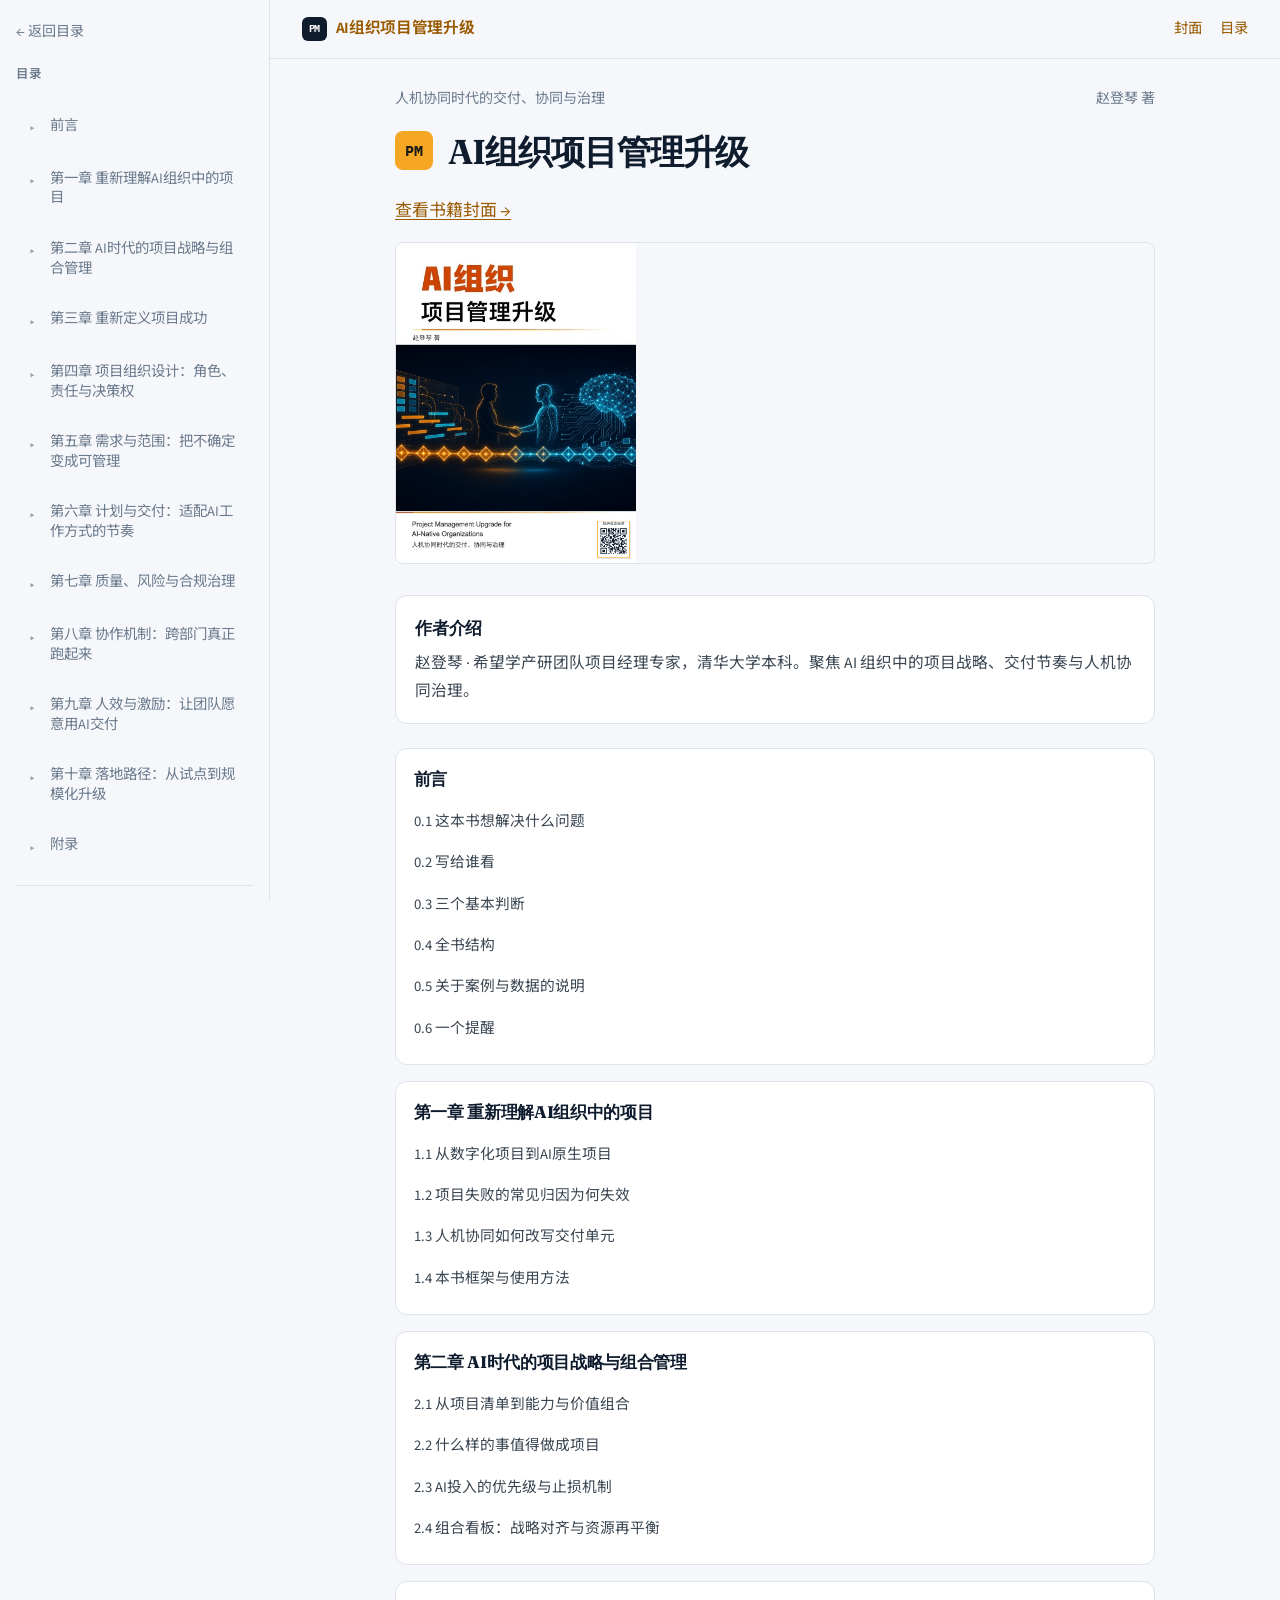
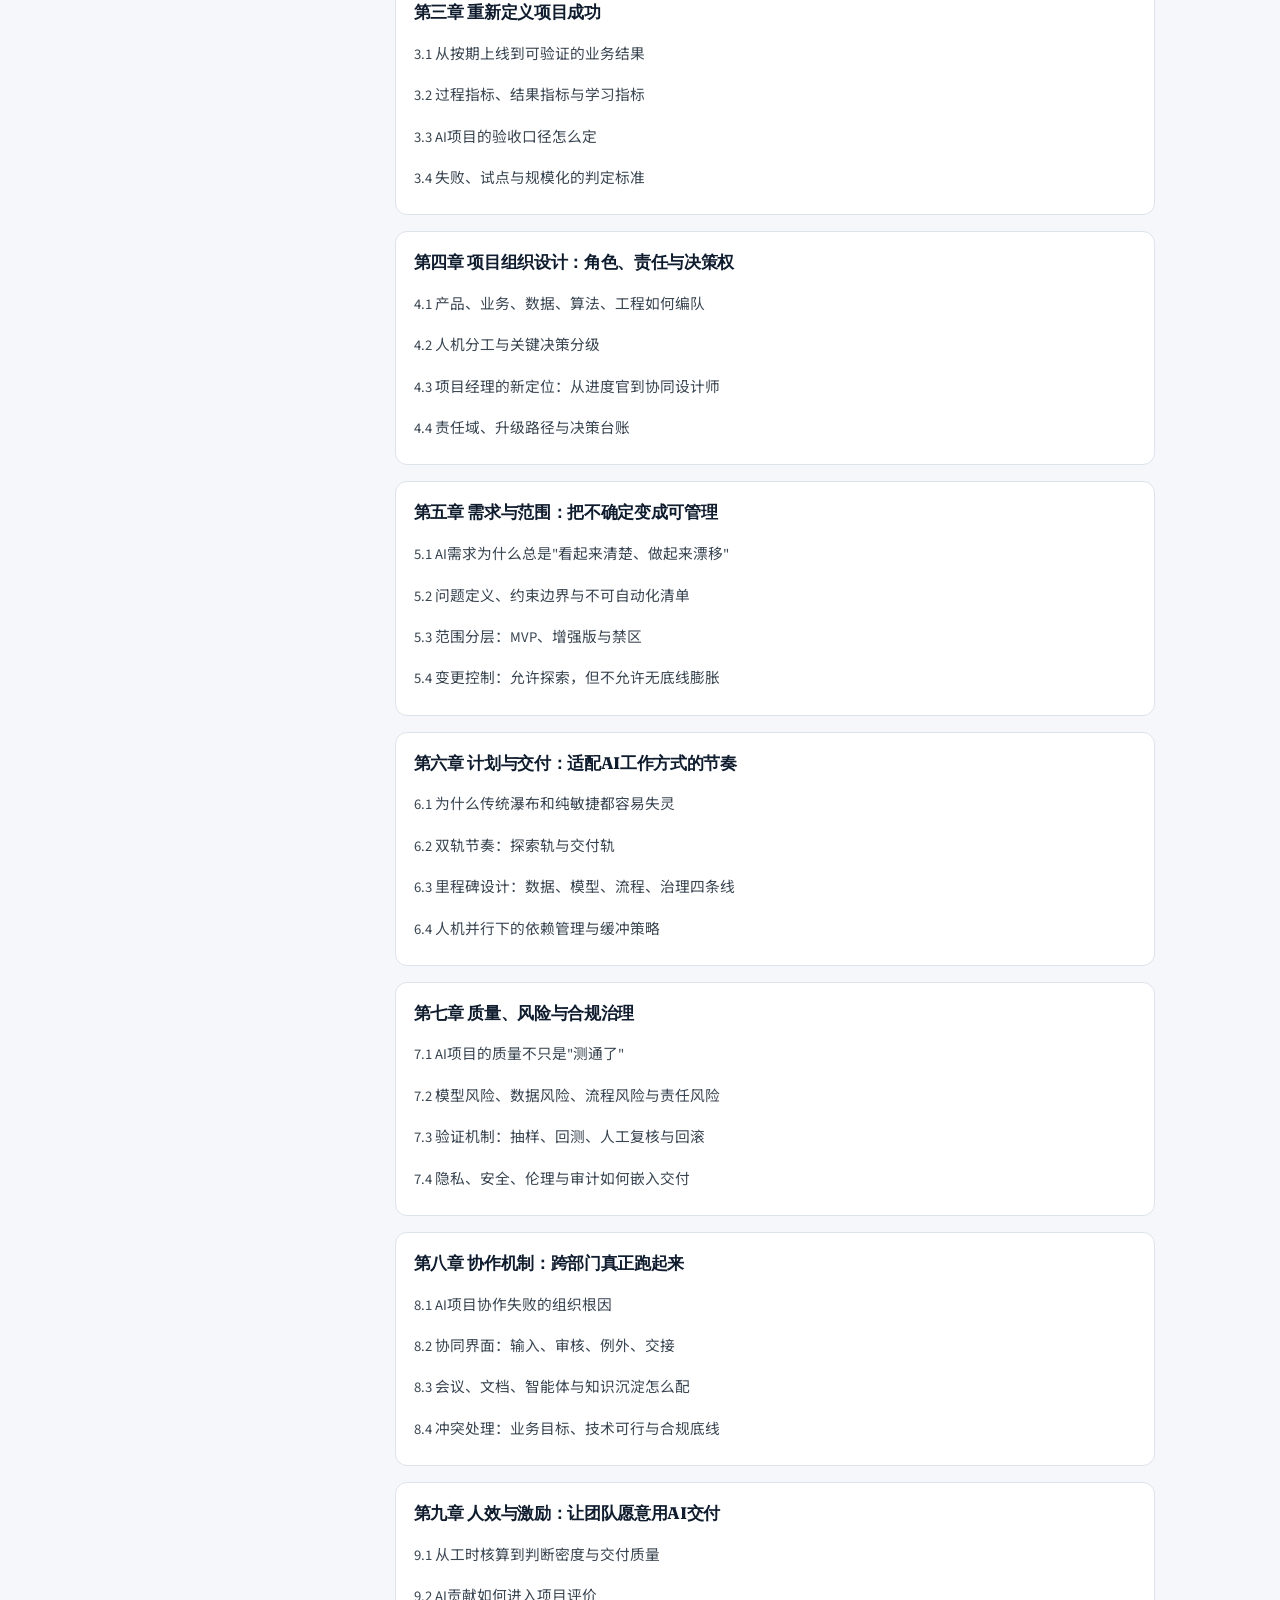
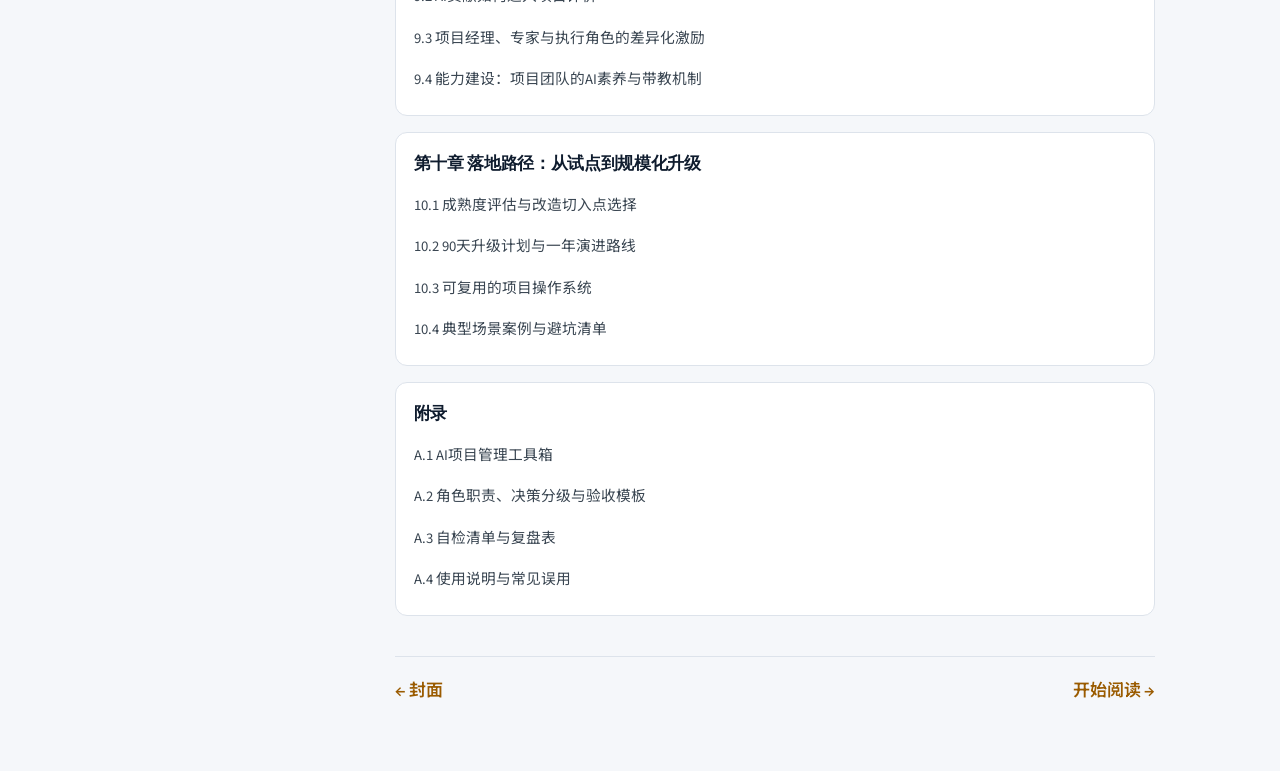
<file: index.html>
<!DOCTYPE html>
<html lang="zh-CN">
<head>
  <meta charset="UTF-8" />
  <meta name="viewport" content="width=device-width, initial-scale=1" />
  <title>AI组织项目管理升级</title>
  <link rel="preconnect" href="https://fonts.googleapis.com" />
  <link rel="preconnect" href="https://fonts.gstatic.com" crossorigin />
  <link href="https://fonts.googleapis.com/css2?family=Fraunces:opsz,wght@9..144,500;9..144,650&family=IBM+Plex+Mono:wght@400;500&family=Noto+Sans+SC:wght@400;500;700&family=Source+Sans+3:wght@400;600;700&display=swap" rel="stylesheet" />
  <link rel="stylesheet" href="styles.css" />
  <style>
:root {
  --ha-bg: #f5f7fa;
  --ha-sidebar: #f5f7fa;
  --ha-ink: #0f1c2e;
  --ha-muted: #6b7a8d;
  --ha-line: #dde3eb;
  --ha-active-bg: #e8eef5;
  --ha-accent: #f5a623;
  --ha-accent-ink: #1c1c1a;
}
body.hermes-book {
  background: var(--ha-bg) !important;
  color: var(--ha-ink);
  font-size: 17px;
  line-height: 1.75;
}
body.hermes-book a { color: #9a5b00; }
body.hermes-book a:hover { color: var(--ha-ink); }
.ha-shell {
  display: grid;
  grid-template-columns: 270px minmax(0, 1fr);
  min-height: 100vh;
}
.ha-sidebar {
  position: sticky;
  top: 0;
  align-self: start;
  height: 100vh;
  overflow-y: auto;
  padding: 1.25rem 1rem 1.5rem;
  border-right: 1px solid var(--ha-line);
  background: var(--ha-sidebar);
  display: flex;
  flex-direction: column;
  gap: 0.85rem;
}
.ha-back {
  display: inline-flex;
  align-items: center;
  gap: 0.35rem;
  color: var(--ha-muted) !important;
  text-decoration: none;
  font-size: 0.88rem;
}
.ha-back:hover { color: var(--ha-ink) !important; }
.ha-toc-label {
  font-size: 0.78rem;
  font-weight: 600;
  color: var(--ha-muted);
  letter-spacing: 0.06em;
  margin: 0.35rem 0 0.15rem;
}
.ha-chapters {
  list-style: none;
  margin: 0;
  padding: 0;
  display: flex;
  flex-direction: column;
  gap: 0.15rem;
}
.ha-chapters > li {
  border-radius: 10px;
}
.ha-chapters .chap-toggle {
  display: flex;
  align-items: flex-start;
  gap: 0.35rem;
  width: 100%;
  padding: 0.55rem 0.7rem;
  border: 0;
  border-radius: 10px;
  border-left: 3px solid transparent;
  background: transparent;
  color: var(--ha-muted);
  font: inherit;
  font-size: 0.9rem;
  line-height: 1.35;
  text-align: left;
  cursor: pointer;
}
.ha-chapters .chap-toggle:hover {
  background: rgba(15,28,46,0.04);
  color: var(--ha-ink);
}
.ha-chapters > li.open > .chap-toggle,
.ha-chapters > li.active > .chap-toggle {
  background: var(--ha-active-bg);
  color: var(--ha-ink);
  font-weight: 600;
  border-left-color: var(--ha-accent);
}
.ha-chapters .chap-caret {
  flex: 0 0 auto;
  width: 0.9rem;
  margin-top: 0.15rem;
  color: inherit;
  opacity: 0.7;
  transition: transform 0.15s ease;
}
.ha-chapters > li.open > .chap-toggle .chap-caret {
  transform: rotate(90deg);
}
.ha-chapters .chap-subs {
  list-style: none;
  margin: 0 0 0.35rem;
  padding: 0 0.4rem 0.25rem 1.35rem;
  display: none;
}
.ha-chapters > li.open > .chap-subs {
  display: grid;
  gap: 0.12rem;
}
.ha-chapters .chap-subs a {
  display: block;
  padding: 0.32rem 0.55rem;
  border-radius: 8px;
  text-decoration: none;
  color: var(--ha-muted);
  font-size: 0.82rem;
  line-height: 1.35;
}
.ha-chapters .chap-subs a:hover {
  background: rgba(15,28,46,0.04);
  color: var(--ha-ink);
}
.ha-chapters .chap-subs a.active {
  color: var(--ha-ink);
  font-weight: 600;
  background: rgba(31,111,235,0.08);
}
.ha-side-foot {
  margin-top: auto;
  padding-top: 1rem;
  border-top: 1px solid var(--ha-line);
  display: flex;
  flex-direction: column;
  gap: 0.55rem;
}
.ha-side-foot a {
  color: var(--ha-muted);
  text-decoration: none;
  font-size: 0.88rem;
}
.ha-side-foot a:hover { color: var(--ha-ink); }
.ha-main {
  min-width: 0;
  display: flex;
  flex-direction: column;
}
.ha-topbar {
  display: flex;
  align-items: center;
  justify-content: space-between;
  gap: 1rem;
  padding: 0.95rem 2rem;
  border-bottom: 1px solid var(--ha-line);
  background: rgba(245,247,250,0.92);
  backdrop-filter: blur(8px);
  position: sticky;
  top: 0;
  z-index: 5;
}
.ha-brand {
  display: inline-flex;
  align-items: center;
  gap: 0.55rem;
  text-decoration: none;
  color: var(--ha-ink);
  font-weight: 650;
  font-size: 0.98rem;
  letter-spacing: -0.02em;
}
.ha-brand-mark {
  width: 1.55rem;
  height: 1.55rem;
  border-radius: 6px;
  background: #0f1c2e;
  color: #fff;
  display: grid;
  place-items: center;
  font-size: 0.62rem;
  font-weight: 700;
  font-family: var(--font-mono);
}
.ha-top-links {
  display: flex;
  gap: 1.1rem;
  flex-wrap: wrap;
}
.ha-top-links a {
  color: var(--ha-muted);
  text-decoration: none;
  font-size: 0.9rem;
}
.ha-top-links a:hover { color: var(--ha-ink); }
.ha-article {
  width: min(760px, calc(100% - 3rem));
  margin: 0 auto;
  padding: 1.75rem 0 4rem;
}
.ha-meta {
  display: flex;
  justify-content: space-between;
  align-items: center;
  gap: 1rem;
  color: var(--ha-muted);
  font-size: 0.88rem;
  margin-bottom: 1.25rem;
}
.ha-meta a { color: inherit; text-decoration: none; }
.ha-meta a:hover { color: var(--ha-ink); }
.ha-chapter-head {
  display: flex;
  align-items: flex-start;
  gap: 0.9rem;
  margin-bottom: 1.5rem;
}
.ha-chapter-num {
  flex: 0 0 auto;
  min-width: 2.4rem;
  height: 2.4rem;
  padding: 0 0.55rem;
  border-radius: 8px;
  background: var(--ha-accent);
  color: var(--ha-accent-ink);
  display: grid;
  place-items: center;
  font-family: var(--font-mono);
  font-weight: 700;
  font-size: 0.95rem;
}
.ha-chapter-head h1 {
  margin: 0;
  font-size: clamp(1.55rem, 3vw, 2.15rem);
  border: none;
  padding: 0;
  letter-spacing: -0.03em;
}
.ha-section-list {
  list-style: none;
  margin: 0;
  padding: 0;
  display: flex;
  flex-direction: column;
  gap: 0.05rem;
}
.ha-section-list a {
  display: block;
  padding: 0.35rem 0.55rem;
  border-radius: 8px;
  text-decoration: none;
  color: var(--ha-muted);
  font-size: 0.82rem;
  line-height: 1.35;
}
.ha-section-list a:hover {
  background: rgba(15,28,46,0.04);
  color: var(--ha-ink);
}
.ha-content h2 {
  border-top: none;
  padding-top: 0.2rem;
  margin-top: 2.2rem;
}
.ha-content h2::before {
  content: "";
  display: block;
  width: 2rem;
  height: 3px;
  background: var(--ha-accent);
  margin-bottom: 0.75rem;
  border-radius: 2px;
}
.ha-content p { margin: 0 0 1rem; text-indent: 2em; }
.ha-sec-box {
  margin: 0 0 1.75rem;
  padding: 1rem 1.15rem 1.05rem;
  border-radius: 12px;
  background: #fff;
  border: 1px solid var(--ha-line);
}
.ha-sec-box .label {
  margin: 0 0 0.55rem;
  font-size: 0.82rem;
  font-weight: 700;
  color: var(--ha-muted);
  letter-spacing: 0.04em;
}
.ha-sec-box ul {
  list-style: none;
  margin: 0;
  padding: 0;
  display: grid;
  gap: 0.35rem;
}
.ha-sec-box a {
  text-decoration: none;
  color: var(--ha-ink);
  font-size: 0.95rem;
}
.ha-sec-box a:hover { color: #1554b5; }
.book-block {
  margin: 0 0 1rem;
  padding: 1rem 1.1rem 1.05rem;
  border-radius: 12px;
  background: #fff;
  border: 1px solid var(--ha-line);
}
.book-block h2 {
  margin: 0 0 0.55rem;
  font-size: 1.05rem;
  border: none;
  padding: 0;
  display: flex;
  gap: 0.65rem;
  align-items: baseline;
}
.book-block h2 a { text-decoration: none; color: var(--ha-ink); }
.book-block h2 .num {
  display: inline-grid;
  place-items: center;
  width: 1.85rem;
  height: 1.85rem;
  border-radius: 7px;
  background: var(--ha-accent);
  color: var(--ha-accent-ink);
  font-family: var(--font-mono);
  font-size: 0.82rem;
  font-weight: 700;
}
.book-block ul.secs {
  list-style: none;
  margin: 0;
  padding: 0;
  color: #3a4652;
  font-size: 0.92rem;
  display: grid;
  gap: 0.28rem;
}
.book-block ul.secs a { text-decoration: none; color: #3a4652; }
.book-block ul.secs a:hover { color: #1554b5; }
.figcap { color: var(--ha-muted); font-size: 0.9rem; text-align: center; margin: 0.25rem 0 1rem; }
.table-wrap { overflow-x: auto; margin: 1rem 0; }
.table-wrap table { width: 100%; border-collapse: collapse; font-size: 0.92rem; }
.table-wrap th, .table-wrap td { border: 1px solid var(--ha-line); padding: 0.45rem 0.6rem; text-align: left; vertical-align: top; }
.table-wrap th { background: #e8eef5; }
.figure img { max-width: 100%; height: auto; border-radius: 10px; border: 1px solid var(--ha-line); }
.ha-footer-nav {
  display: flex;
  justify-content: space-between;
  gap: 1rem;
  margin-top: 2.5rem;
  padding-top: 1.25rem;
  border-top: 1px solid var(--ha-line);
}
.ha-footer-nav a {
  text-decoration: none;
  color: var(--ha-ink);
  font-weight: 600;
}
.ha-index-list {
  list-style: none;
  margin: 0;
  padding: 0;
  display: flex;
  flex-direction: column;
  gap: 0.45rem;
}
.ha-index-list a {
  display: grid;
  grid-template-columns: 2.6rem 1fr;
  gap: 0.85rem;
  align-items: center;
  padding: 0.95rem 1rem;
  border-radius: 12px;
  text-decoration: none;
  color: var(--ha-ink);
  background: #fff;
  border: 1px solid var(--ha-line);
}
.ha-index-list a:hover { border-color: #c5d0de; background: #f8fafc; }
.ha-index-list .num {
  width: 2.4rem;
  height: 2.4rem;
  border-radius: 8px;
  background: var(--ha-accent);
  color: var(--ha-accent-ink);
  display: grid;
  place-items: center;
  font-family: var(--font-mono);
  font-weight: 700;
}
.ha-author {
  margin: 0 0 1.5rem;
  padding: 1.1rem 1.2rem;
  border-radius: 12px;
  background: #fff;
  border: 1px solid var(--ha-line);
}
.ha-author h2 {
  margin: 0 0 0.45rem;
  font-size: 1.05rem;
  border: none;
  padding: 0;
}
.ha-author p { margin: 0; color: #3a4652; font-size: 0.98rem; }
.ha-cover-thumb {
  display: inline-block;
  line-height: 0;
  border-radius: 8px;
  overflow: hidden;
  border: 1px solid var(--ha-line);
  margin: 0 0 1.25rem;
}
.ha-cover-thumb img {
  width: min(240px, 100%);
  height: auto;
  display: block;
}
@media (max-width: 920px) {
  .ha-shell { grid-template-columns: 1fr; }
  .ha-sidebar {
    position: static;
    height: auto;
    max-height: none;
    border-right: none;
    border-bottom: 1px solid var(--ha-line);
  }
  .ha-article { width: min(760px, calc(100% - 2rem)); }
  .ha-topbar { padding: 0.85rem 1rem; }
}
</style>
</head>
<body class="hermes-book">
  <div class="ha-shell">
    <aside class="ha-sidebar" aria-label="目录">
      <a class="ha-back" href="index.html">← 返回目录</a>
      <div class="ha-toc-label">目录</div>
      <ul class="ha-chapters">
        <li data-chap="ch00.html"><button type="button" class="chap-toggle" aria-expanded="false"><span class="chap-caret" aria-hidden="true">▸</span><span>前言</span></button><ul class="chap-subs"><li><a href="ch00.html#0-1-这本书想解决什么问题">0.1 这本书想解决什么问题</a></li><li><a href="ch00.html#0-2-写给谁看">0.2 写给谁看</a></li><li><a href="ch00.html#0-3-三个基本判断">0.3 三个基本判断</a></li><li><a href="ch00.html#0-4-全书结构">0.4 全书结构</a></li><li><a href="ch00.html#0-5-关于案例与数据的说明">0.5 关于案例与数据的说明</a></li><li><a href="ch00.html#0-6-一个提醒">0.6 一个提醒</a></li></ul></li><li data-chap="ch01.html"><button type="button" class="chap-toggle" aria-expanded="false"><span class="chap-caret" aria-hidden="true">▸</span><span>第一章 重新理解AI组织中的项目</span></button><ul class="chap-subs"><li><a href="ch01.html#1-1-从数字化项目到AI原生项目">1.1 从数字化项目到AI原生项目</a></li><li><a href="ch01.html#1-2-项目失败的常见归因为何失效">1.2 项目失败的常见归因为何失效</a></li><li><a href="ch01.html#1-3-人机协同如何改写交付单元">1.3 人机协同如何改写交付单元</a></li><li><a href="ch01.html#1-4-本书框架与使用方法">1.4 本书框架与使用方法</a></li></ul></li><li data-chap="ch02.html"><button type="button" class="chap-toggle" aria-expanded="false"><span class="chap-caret" aria-hidden="true">▸</span><span>第二章 AI时代的项目战略与组合管理</span></button><ul class="chap-subs"><li><a href="ch02.html#2-1-从项目清单到能力与价值组合">2.1 从项目清单到能力与价值组合</a></li><li><a href="ch02.html#2-2-什么样的事值得做成项目">2.2 什么样的事值得做成项目</a></li><li><a href="ch02.html#2-3-AI投入的优先级与止损机制">2.3 AI投入的优先级与止损机制</a></li><li><a href="ch02.html#2-4-组合看板-战略对齐与资源再平衡">2.4 组合看板：战略对齐与资源再平衡</a></li></ul></li><li data-chap="ch03.html"><button type="button" class="chap-toggle" aria-expanded="false"><span class="chap-caret" aria-hidden="true">▸</span><span>第三章 重新定义项目成功</span></button><ul class="chap-subs"><li><a href="ch03.html#3-1-从按期上线到可验证的业务结果">3.1 从按期上线到可验证的业务结果</a></li><li><a href="ch03.html#3-2-过程指标-结果指标与学习指标">3.2 过程指标、结果指标与学习指标</a></li><li><a href="ch03.html#3-3-AI项目的验收口径怎么定">3.3 AI项目的验收口径怎么定</a></li><li><a href="ch03.html#3-4-失败-试点与规模化的判定标准">3.4 失败、试点与规模化的判定标准</a></li></ul></li><li data-chap="ch04.html"><button type="button" class="chap-toggle" aria-expanded="false"><span class="chap-caret" aria-hidden="true">▸</span><span>第四章 项目组织设计：角色、责任与决策权</span></button><ul class="chap-subs"><li><a href="ch04.html#4-1-产品-业务-数据-算法-工程如何编队">4.1 产品、业务、数据、算法、工程如何编队</a></li><li><a href="ch04.html#4-2-人机分工与关键决策分级">4.2 人机分工与关键决策分级</a></li><li><a href="ch04.html#4-3-项目经理的新定位-从进度官到协同设计师">4.3 项目经理的新定位：从进度官到协同设计师</a></li><li><a href="ch04.html#4-4-责任域-升级路径与决策台账">4.4 责任域、升级路径与决策台账</a></li></ul></li><li data-chap="ch05.html"><button type="button" class="chap-toggle" aria-expanded="false"><span class="chap-caret" aria-hidden="true">▸</span><span>第五章 需求与范围：把不确定变成可管理</span></button><ul class="chap-subs"><li><a href="ch05.html#5-1-AI需求为什么总是-看起来清楚-做起来漂移">5.1 AI需求为什么总是"看起来清楚、做起来漂移"</a></li><li><a href="ch05.html#5-2-问题定义-约束边界与不可自动化清单">5.2 问题定义、约束边界与不可自动化清单</a></li><li><a href="ch05.html#5-3-范围分层-MVP-增强版与禁区">5.3 范围分层：MVP、增强版与禁区</a></li><li><a href="ch05.html#5-4-变更控制-允许探索-但不允许无底线膨胀">5.4 变更控制：允许探索，但不允许无底线膨胀</a></li></ul></li><li data-chap="ch06.html"><button type="button" class="chap-toggle" aria-expanded="false"><span class="chap-caret" aria-hidden="true">▸</span><span>第六章 计划与交付：适配AI工作方式的节奏</span></button><ul class="chap-subs"><li><a href="ch06.html#6-1-为什么传统瀑布和纯敏捷都容易失灵">6.1 为什么传统瀑布和纯敏捷都容易失灵</a></li><li><a href="ch06.html#6-2-双轨节奏-探索轨与交付轨">6.2 双轨节奏：探索轨与交付轨</a></li><li><a href="ch06.html#6-3-里程碑设计-数据-模型-流程-治理四条线">6.3 里程碑设计：数据、模型、流程、治理四条线</a></li><li><a href="ch06.html#6-4-人机并行下的依赖管理与缓冲策略">6.4 人机并行下的依赖管理与缓冲策略</a></li></ul></li><li data-chap="ch07.html"><button type="button" class="chap-toggle" aria-expanded="false"><span class="chap-caret" aria-hidden="true">▸</span><span>第七章 质量、风险与合规治理</span></button><ul class="chap-subs"><li><a href="ch07.html#7-1-AI项目的质量不只是-测通了">7.1 AI项目的质量不只是"测通了"</a></li><li><a href="ch07.html#7-2-模型风险-数据风险-流程风险与责任风险">7.2 模型风险、数据风险、流程风险与责任风险</a></li><li><a href="ch07.html#7-3-验证机制-抽样-回测-人工复核与回滚">7.3 验证机制：抽样、回测、人工复核与回滚</a></li><li><a href="ch07.html#7-4-隐私-安全-伦理与审计如何嵌入交付">7.4 隐私、安全、伦理与审计如何嵌入交付</a></li></ul></li><li data-chap="ch08.html"><button type="button" class="chap-toggle" aria-expanded="false"><span class="chap-caret" aria-hidden="true">▸</span><span>第八章 协作机制：跨部门真正跑起来</span></button><ul class="chap-subs"><li><a href="ch08.html#8-1-AI项目协作失败的组织根因">8.1 AI项目协作失败的组织根因</a></li><li><a href="ch08.html#8-2-协同界面-输入-审核-例外-交接">8.2 协同界面：输入、审核、例外、交接</a></li><li><a href="ch08.html#8-3-会议-文档-智能体与知识沉淀怎么配">8.3 会议、文档、智能体与知识沉淀怎么配</a></li><li><a href="ch08.html#8-4-冲突处理-业务目标-技术可行与合规底线">8.4 冲突处理：业务目标、技术可行与合规底线</a></li></ul></li><li data-chap="ch09.html"><button type="button" class="chap-toggle" aria-expanded="false"><span class="chap-caret" aria-hidden="true">▸</span><span>第九章 人效与激励：让团队愿意用AI交付</span></button><ul class="chap-subs"><li><a href="ch09.html#9-1-从工时核算到判断密度与交付质量">9.1 从工时核算到判断密度与交付质量</a></li><li><a href="ch09.html#9-2-AI贡献如何进入项目评价">9.2 AI贡献如何进入项目评价</a></li><li><a href="ch09.html#9-3-项目经理-专家与执行角色的差异化激励">9.3 项目经理、专家与执行角色的差异化激励</a></li><li><a href="ch09.html#9-4-能力建设-项目团队的AI素养与带教机制">9.4 能力建设：项目团队的AI素养与带教机制</a></li></ul></li><li data-chap="ch10.html"><button type="button" class="chap-toggle" aria-expanded="false"><span class="chap-caret" aria-hidden="true">▸</span><span>第十章 落地路径：从试点到规模化升级</span></button><ul class="chap-subs"><li><a href="ch10.html#10-1-成熟度评估与改造切入点选择">10.1 成熟度评估与改造切入点选择</a></li><li><a href="ch10.html#10-2-90天升级计划与一年演进路线">10.2 90天升级计划与一年演进路线</a></li><li><a href="ch10.html#10-3-可复用的项目操作系统">10.3 可复用的项目操作系统</a></li><li><a href="ch10.html#10-4-典型场景案例与避坑清单">10.4 典型场景案例与避坑清单</a></li></ul></li><li data-chap="appendix.html"><button type="button" class="chap-toggle" aria-expanded="false"><span class="chap-caret" aria-hidden="true">▸</span><span>附录</span></button><ul class="chap-subs"><li><a href="appendix.html#A-1-AI项目管理工具箱">A.1 AI项目管理工具箱</a></li><li><a href="appendix.html#A-2-角色职责-决策分级与验收模板">A.2 角色职责、决策分级与验收模板</a></li><li><a href="appendix.html#A-3-自检清单与复盘表">A.3 自检清单与复盘表</a></li><li><a href="appendix.html#A-4-使用说明与常见误用">A.4 使用说明与常见误用</a></li></ul></li>
      </ul>
      <div class="ha-side-foot">
        <a href="cover.html">封面</a>
        <a href="index.html">目录</a>
      </div>
    </aside>
    <div class="ha-main">
      <header class="ha-topbar">
        <a class="ha-brand" href="index.html">
          <span class="ha-brand-mark">PM</span>
          AI组织项目管理升级
        </a>
        <div class="ha-top-links">
          <a href="cover.html">封面</a>
          <a href="index.html">目录</a>
        </div>
      </header>
      <article class="ha-article">
        <div class="ha-meta">
          <div>人机协同时代的交付、协同与治理</div>
          <div>赵登琴 著</div>
        </div>
        <div class="ha-chapter-head">
          <div class="ha-chapter-num">PM</div>
          <h1>AI组织项目管理升级</h1>
        </div>
        <p style="margin:0 0 1rem;text-indent:0"><a href="cover.html">查看书籍封面 →</a></p>
        <a class="ha-cover-thumb" href="cover.html">
          <img src="images/cover.jpg" alt="AI组织项目管理升级 封面" />
        </a>
        <section class="ha-author" aria-label="作者">
          <h2>作者介绍</h2>
          <p style="text-indent:0">赵登琴 · 希望学产研团队项目经理专家，清华大学本科。聚焦 AI 组织中的项目战略、交付节奏与人机协同治理。</p>
        </section>
        <section class="book-block">
          <h2><a href="ch00.html">前言</a></h2>
          <ul class="secs">
<li><a href="ch00.html#0-1-这本书想解决什么问题">0.1 这本书想解决什么问题</a></li><li><a href="ch00.html#0-2-写给谁看">0.2 写给谁看</a></li><li><a href="ch00.html#0-3-三个基本判断">0.3 三个基本判断</a></li><li><a href="ch00.html#0-4-全书结构">0.4 全书结构</a></li><li><a href="ch00.html#0-5-关于案例与数据的说明">0.5 关于案例与数据的说明</a></li><li><a href="ch00.html#0-6-一个提醒">0.6 一个提醒</a></li>
          </ul>
        </section>
        <section class="book-block">
          <h2><a href="ch01.html">第一章 重新理解AI组织中的项目</a></h2>
          <ul class="secs">
<li><a href="ch01.html#1-1-从数字化项目到AI原生项目">1.1 从数字化项目到AI原生项目</a></li><li><a href="ch01.html#1-2-项目失败的常见归因为何失效">1.2 项目失败的常见归因为何失效</a></li><li><a href="ch01.html#1-3-人机协同如何改写交付单元">1.3 人机协同如何改写交付单元</a></li><li><a href="ch01.html#1-4-本书框架与使用方法">1.4 本书框架与使用方法</a></li>
          </ul>
        </section>
        <section class="book-block">
          <h2><a href="ch02.html">第二章 AI时代的项目战略与组合管理</a></h2>
          <ul class="secs">
<li><a href="ch02.html#2-1-从项目清单到能力与价值组合">2.1 从项目清单到能力与价值组合</a></li><li><a href="ch02.html#2-2-什么样的事值得做成项目">2.2 什么样的事值得做成项目</a></li><li><a href="ch02.html#2-3-AI投入的优先级与止损机制">2.3 AI投入的优先级与止损机制</a></li><li><a href="ch02.html#2-4-组合看板-战略对齐与资源再平衡">2.4 组合看板：战略对齐与资源再平衡</a></li>
          </ul>
        </section>
        <section class="book-block">
          <h2><a href="ch03.html">第三章 重新定义项目成功</a></h2>
          <ul class="secs">
<li><a href="ch03.html#3-1-从按期上线到可验证的业务结果">3.1 从按期上线到可验证的业务结果</a></li><li><a href="ch03.html#3-2-过程指标-结果指标与学习指标">3.2 过程指标、结果指标与学习指标</a></li><li><a href="ch03.html#3-3-AI项目的验收口径怎么定">3.3 AI项目的验收口径怎么定</a></li><li><a href="ch03.html#3-4-失败-试点与规模化的判定标准">3.4 失败、试点与规模化的判定标准</a></li>
          </ul>
        </section>
        <section class="book-block">
          <h2><a href="ch04.html">第四章 项目组织设计：角色、责任与决策权</a></h2>
          <ul class="secs">
<li><a href="ch04.html#4-1-产品-业务-数据-算法-工程如何编队">4.1 产品、业务、数据、算法、工程如何编队</a></li><li><a href="ch04.html#4-2-人机分工与关键决策分级">4.2 人机分工与关键决策分级</a></li><li><a href="ch04.html#4-3-项目经理的新定位-从进度官到协同设计师">4.3 项目经理的新定位：从进度官到协同设计师</a></li><li><a href="ch04.html#4-4-责任域-升级路径与决策台账">4.4 责任域、升级路径与决策台账</a></li>
          </ul>
        </section>
        <section class="book-block">
          <h2><a href="ch05.html">第五章 需求与范围：把不确定变成可管理</a></h2>
          <ul class="secs">
<li><a href="ch05.html#5-1-AI需求为什么总是-看起来清楚-做起来漂移">5.1 AI需求为什么总是"看起来清楚、做起来漂移"</a></li><li><a href="ch05.html#5-2-问题定义-约束边界与不可自动化清单">5.2 问题定义、约束边界与不可自动化清单</a></li><li><a href="ch05.html#5-3-范围分层-MVP-增强版与禁区">5.3 范围分层：MVP、增强版与禁区</a></li><li><a href="ch05.html#5-4-变更控制-允许探索-但不允许无底线膨胀">5.4 变更控制：允许探索，但不允许无底线膨胀</a></li>
          </ul>
        </section>
        <section class="book-block">
          <h2><a href="ch06.html">第六章 计划与交付：适配AI工作方式的节奏</a></h2>
          <ul class="secs">
<li><a href="ch06.html#6-1-为什么传统瀑布和纯敏捷都容易失灵">6.1 为什么传统瀑布和纯敏捷都容易失灵</a></li><li><a href="ch06.html#6-2-双轨节奏-探索轨与交付轨">6.2 双轨节奏：探索轨与交付轨</a></li><li><a href="ch06.html#6-3-里程碑设计-数据-模型-流程-治理四条线">6.3 里程碑设计：数据、模型、流程、治理四条线</a></li><li><a href="ch06.html#6-4-人机并行下的依赖管理与缓冲策略">6.4 人机并行下的依赖管理与缓冲策略</a></li>
          </ul>
        </section>
        <section class="book-block">
          <h2><a href="ch07.html">第七章 质量、风险与合规治理</a></h2>
          <ul class="secs">
<li><a href="ch07.html#7-1-AI项目的质量不只是-测通了">7.1 AI项目的质量不只是"测通了"</a></li><li><a href="ch07.html#7-2-模型风险-数据风险-流程风险与责任风险">7.2 模型风险、数据风险、流程风险与责任风险</a></li><li><a href="ch07.html#7-3-验证机制-抽样-回测-人工复核与回滚">7.3 验证机制：抽样、回测、人工复核与回滚</a></li><li><a href="ch07.html#7-4-隐私-安全-伦理与审计如何嵌入交付">7.4 隐私、安全、伦理与审计如何嵌入交付</a></li>
          </ul>
        </section>
        <section class="book-block">
          <h2><a href="ch08.html">第八章 协作机制：跨部门真正跑起来</a></h2>
          <ul class="secs">
<li><a href="ch08.html#8-1-AI项目协作失败的组织根因">8.1 AI项目协作失败的组织根因</a></li><li><a href="ch08.html#8-2-协同界面-输入-审核-例外-交接">8.2 协同界面：输入、审核、例外、交接</a></li><li><a href="ch08.html#8-3-会议-文档-智能体与知识沉淀怎么配">8.3 会议、文档、智能体与知识沉淀怎么配</a></li><li><a href="ch08.html#8-4-冲突处理-业务目标-技术可行与合规底线">8.4 冲突处理：业务目标、技术可行与合规底线</a></li>
          </ul>
        </section>
        <section class="book-block">
          <h2><a href="ch09.html">第九章 人效与激励：让团队愿意用AI交付</a></h2>
          <ul class="secs">
<li><a href="ch09.html#9-1-从工时核算到判断密度与交付质量">9.1 从工时核算到判断密度与交付质量</a></li><li><a href="ch09.html#9-2-AI贡献如何进入项目评价">9.2 AI贡献如何进入项目评价</a></li><li><a href="ch09.html#9-3-项目经理-专家与执行角色的差异化激励">9.3 项目经理、专家与执行角色的差异化激励</a></li><li><a href="ch09.html#9-4-能力建设-项目团队的AI素养与带教机制">9.4 能力建设：项目团队的AI素养与带教机制</a></li>
          </ul>
        </section>
        <section class="book-block">
          <h2><a href="ch10.html">第十章 落地路径：从试点到规模化升级</a></h2>
          <ul class="secs">
<li><a href="ch10.html#10-1-成熟度评估与改造切入点选择">10.1 成熟度评估与改造切入点选择</a></li><li><a href="ch10.html#10-2-90天升级计划与一年演进路线">10.2 90天升级计划与一年演进路线</a></li><li><a href="ch10.html#10-3-可复用的项目操作系统">10.3 可复用的项目操作系统</a></li><li><a href="ch10.html#10-4-典型场景案例与避坑清单">10.4 典型场景案例与避坑清单</a></li>
          </ul>
        </section>
        <section class="book-block">
          <h2><a href="appendix.html">附录</a></h2>
          <ul class="secs">
<li><a href="appendix.html#A-1-AI项目管理工具箱">A.1 AI项目管理工具箱</a></li><li><a href="appendix.html#A-2-角色职责-决策分级与验收模板">A.2 角色职责、决策分级与验收模板</a></li><li><a href="appendix.html#A-3-自检清单与复盘表">A.3 自检清单与复盘表</a></li><li><a href="appendix.html#A-4-使用说明与常见误用">A.4 使用说明与常见误用</a></li>
          </ul>
        </section>
        <div class="ha-footer-nav">
          <a href="cover.html">← 封面</a>
          <a href="ch00.html">开始阅读 →</a>
        </div>
      </article>
    </div>
  </div>
  
<script>
(function () {
  var list = document.querySelector(".ha-chapters");
  if (!list) return;
  list.addEventListener("click", function (e) {
    var btn = e.target.closest(".chap-toggle");
    if (!btn || !list.contains(btn)) return;
    var li = btn.closest("li[data-chap]");
    if (!li) return;
    var willOpen = !li.classList.contains("open");
    list.querySelectorAll("li[data-chap]").forEach(function (item) {
      item.classList.remove("open");
      var b = item.querySelector(".chap-toggle");
      if (b) b.setAttribute("aria-expanded", "false");
    });
    if (willOpen) {
      li.classList.add("open");
      btn.setAttribute("aria-expanded", "true");
      // 第一次展开时进入该章正文；已在本章则只展开小节
      var href = li.getAttribute("data-chap");
      var file = (location.pathname.split("/").pop() || "");
      if (href && file !== href && !file.endsWith("/" + href)) {
        location.href = href;
      }
    }
  });
})();
</script>

</body>
</html>
</file>
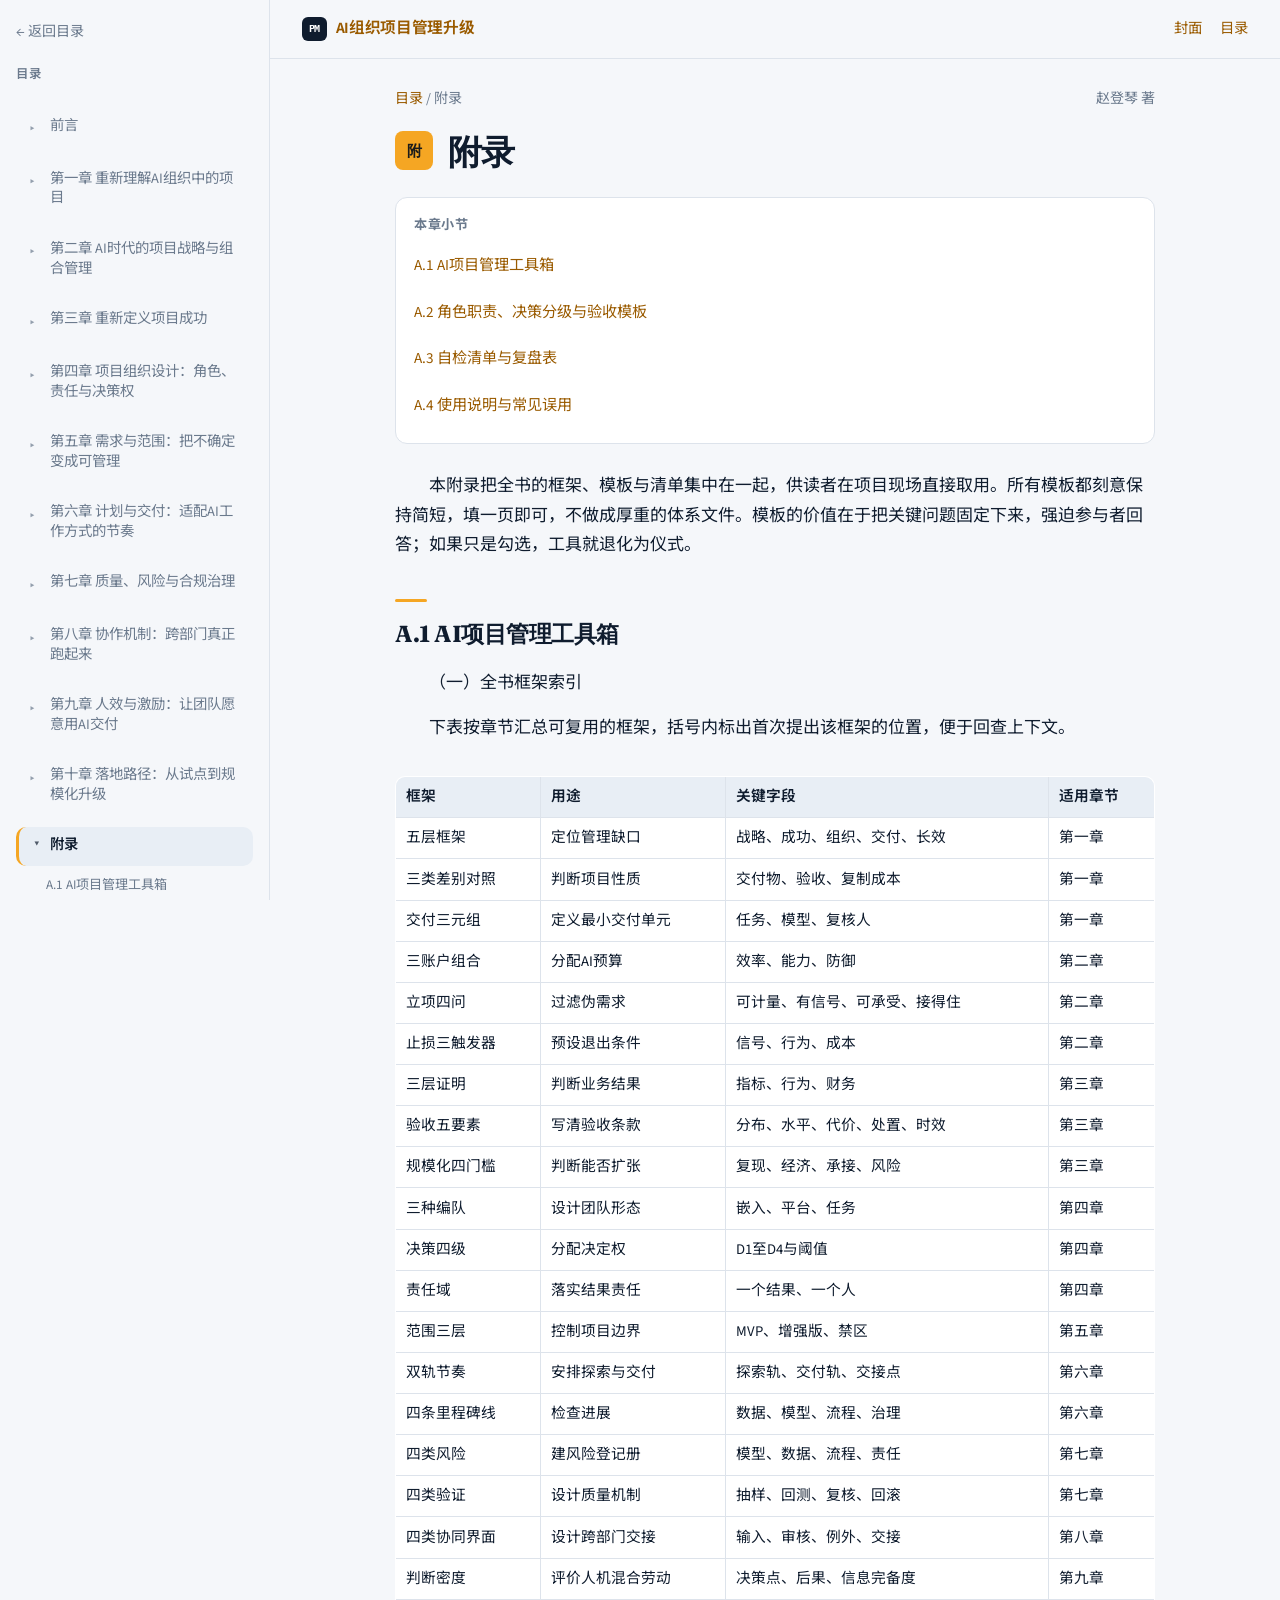
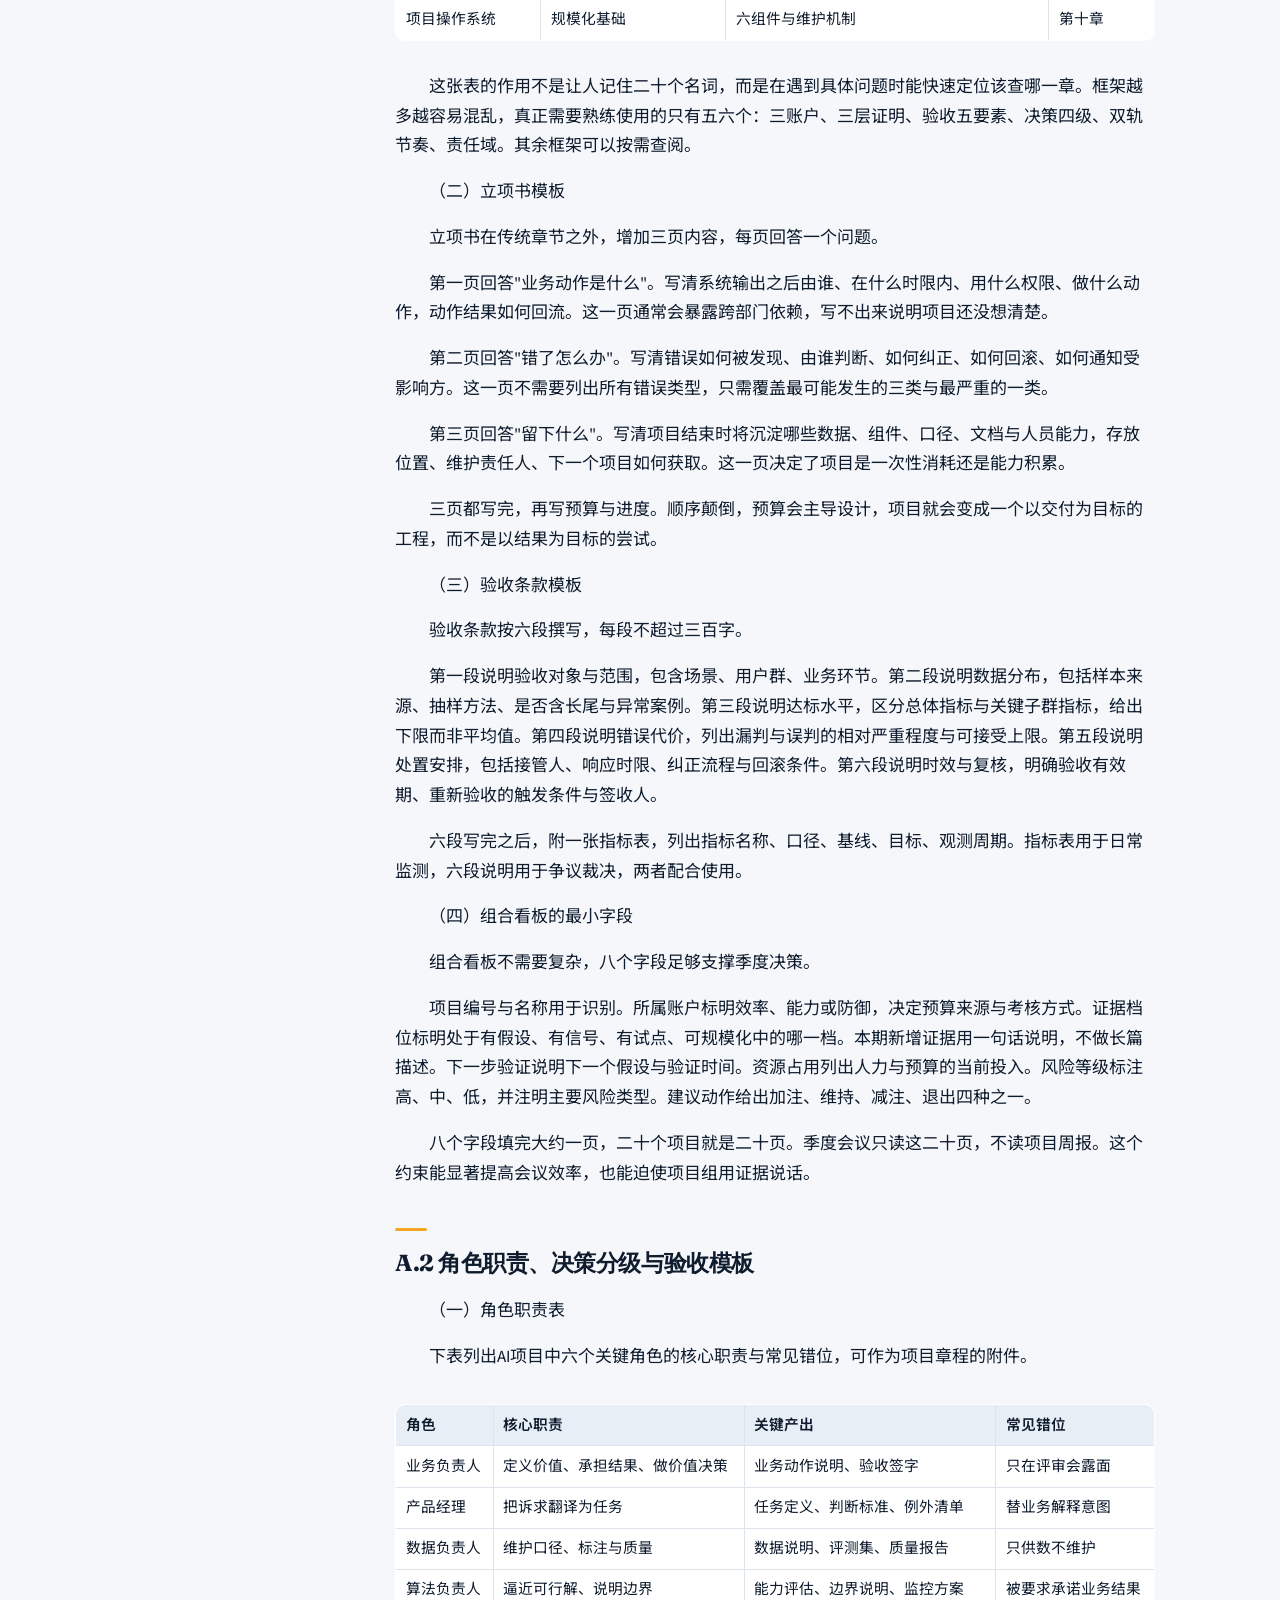
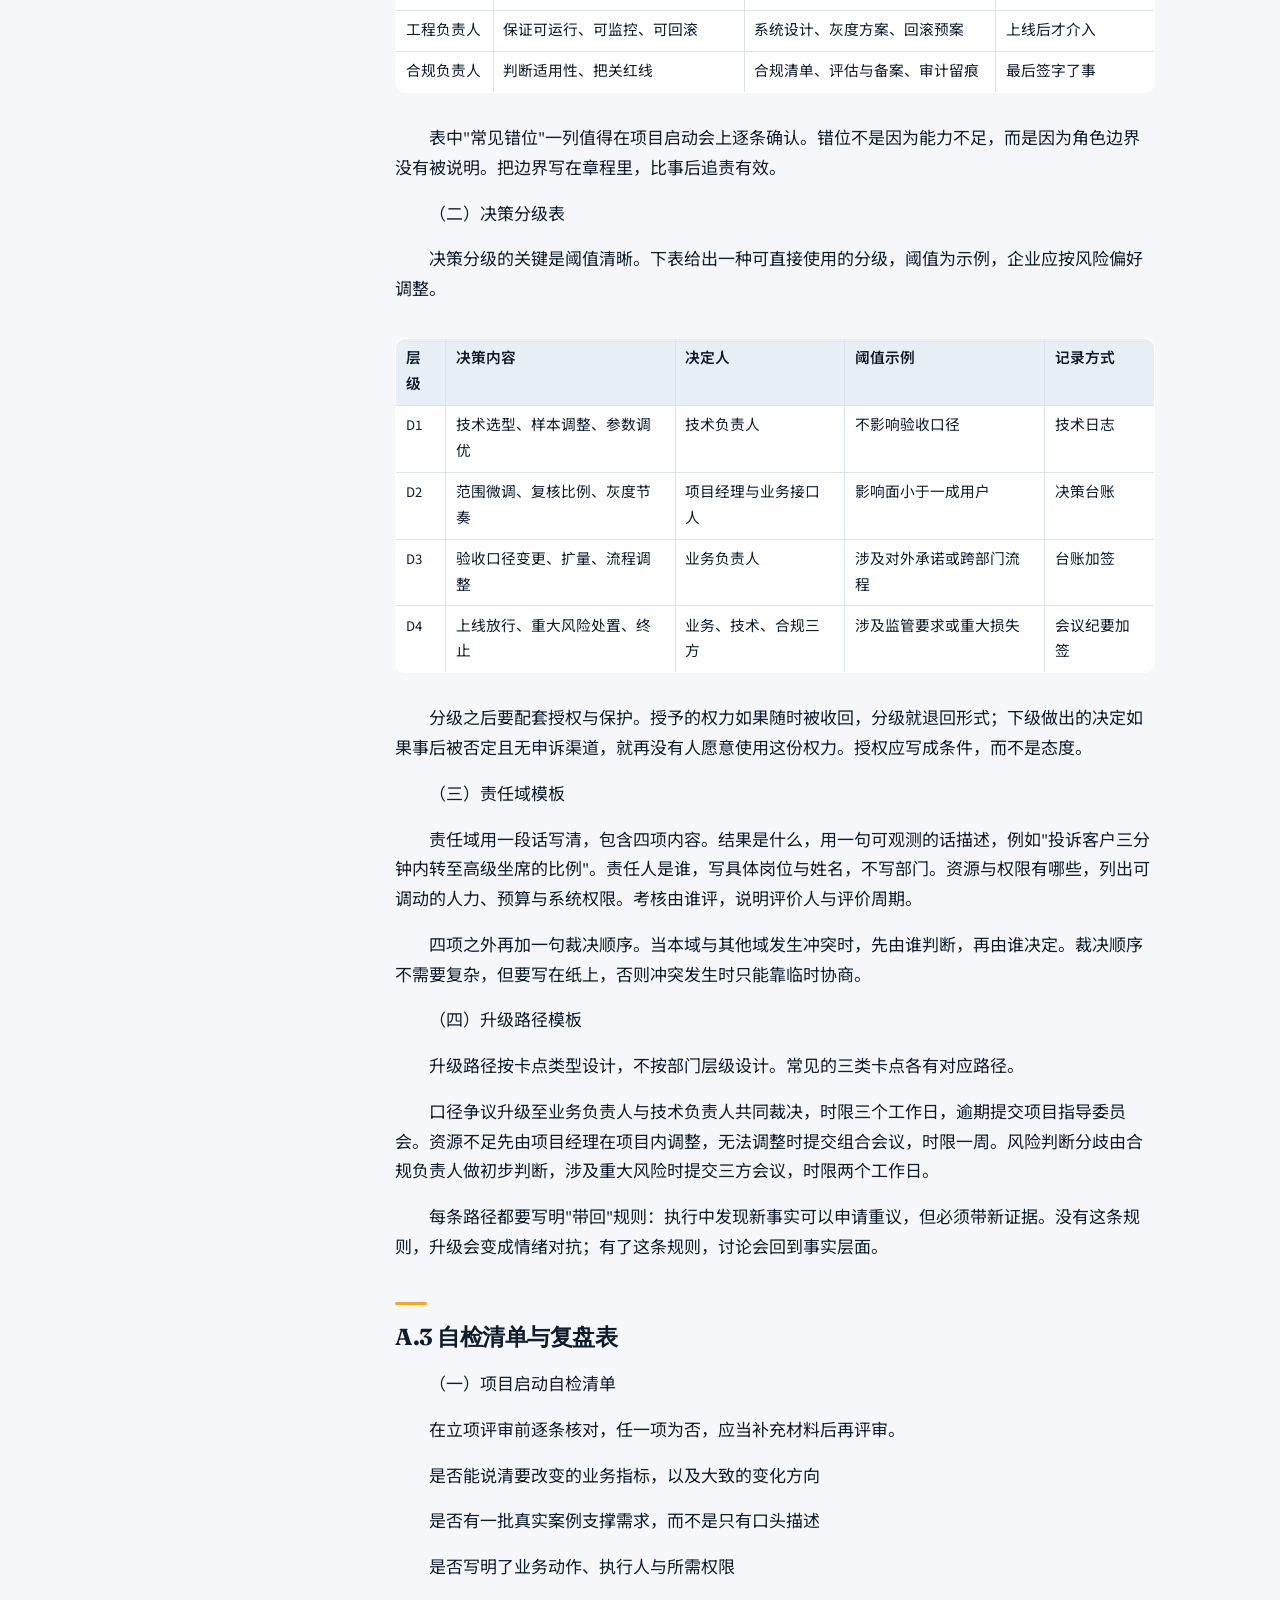
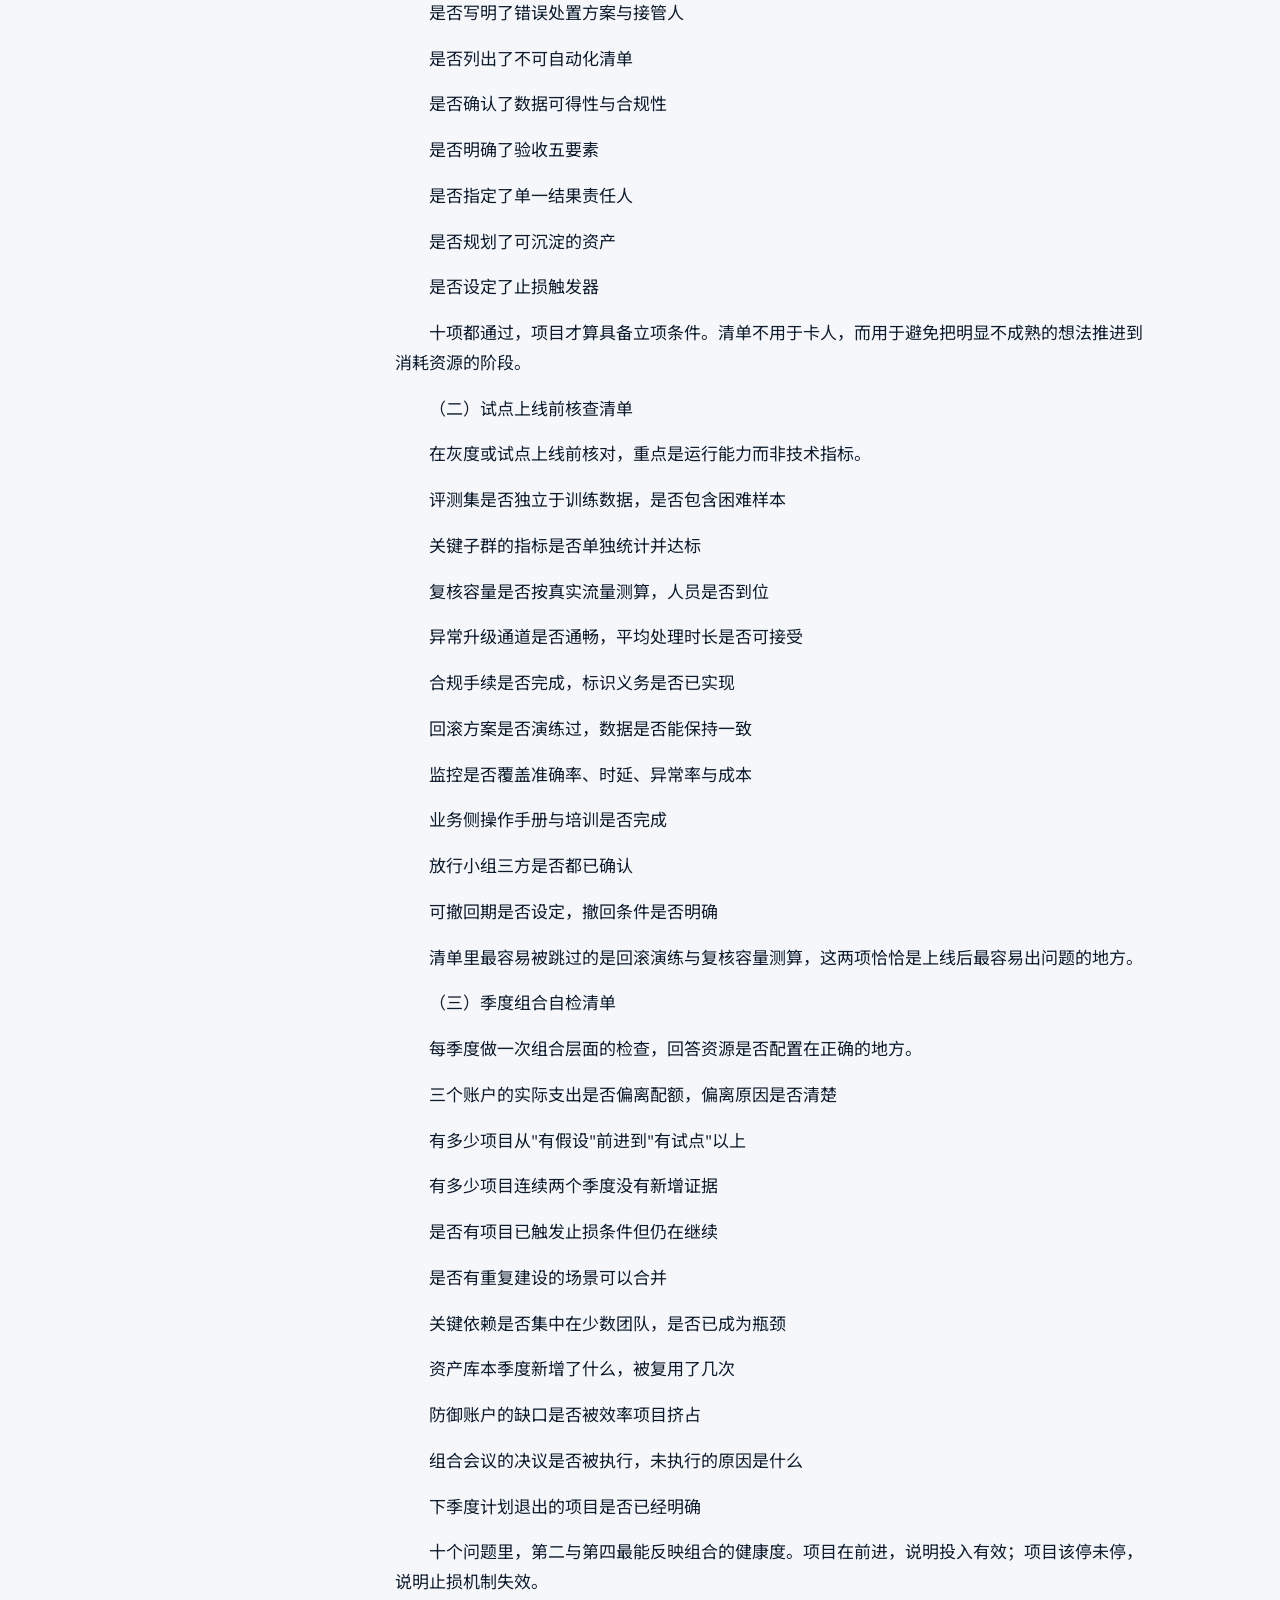
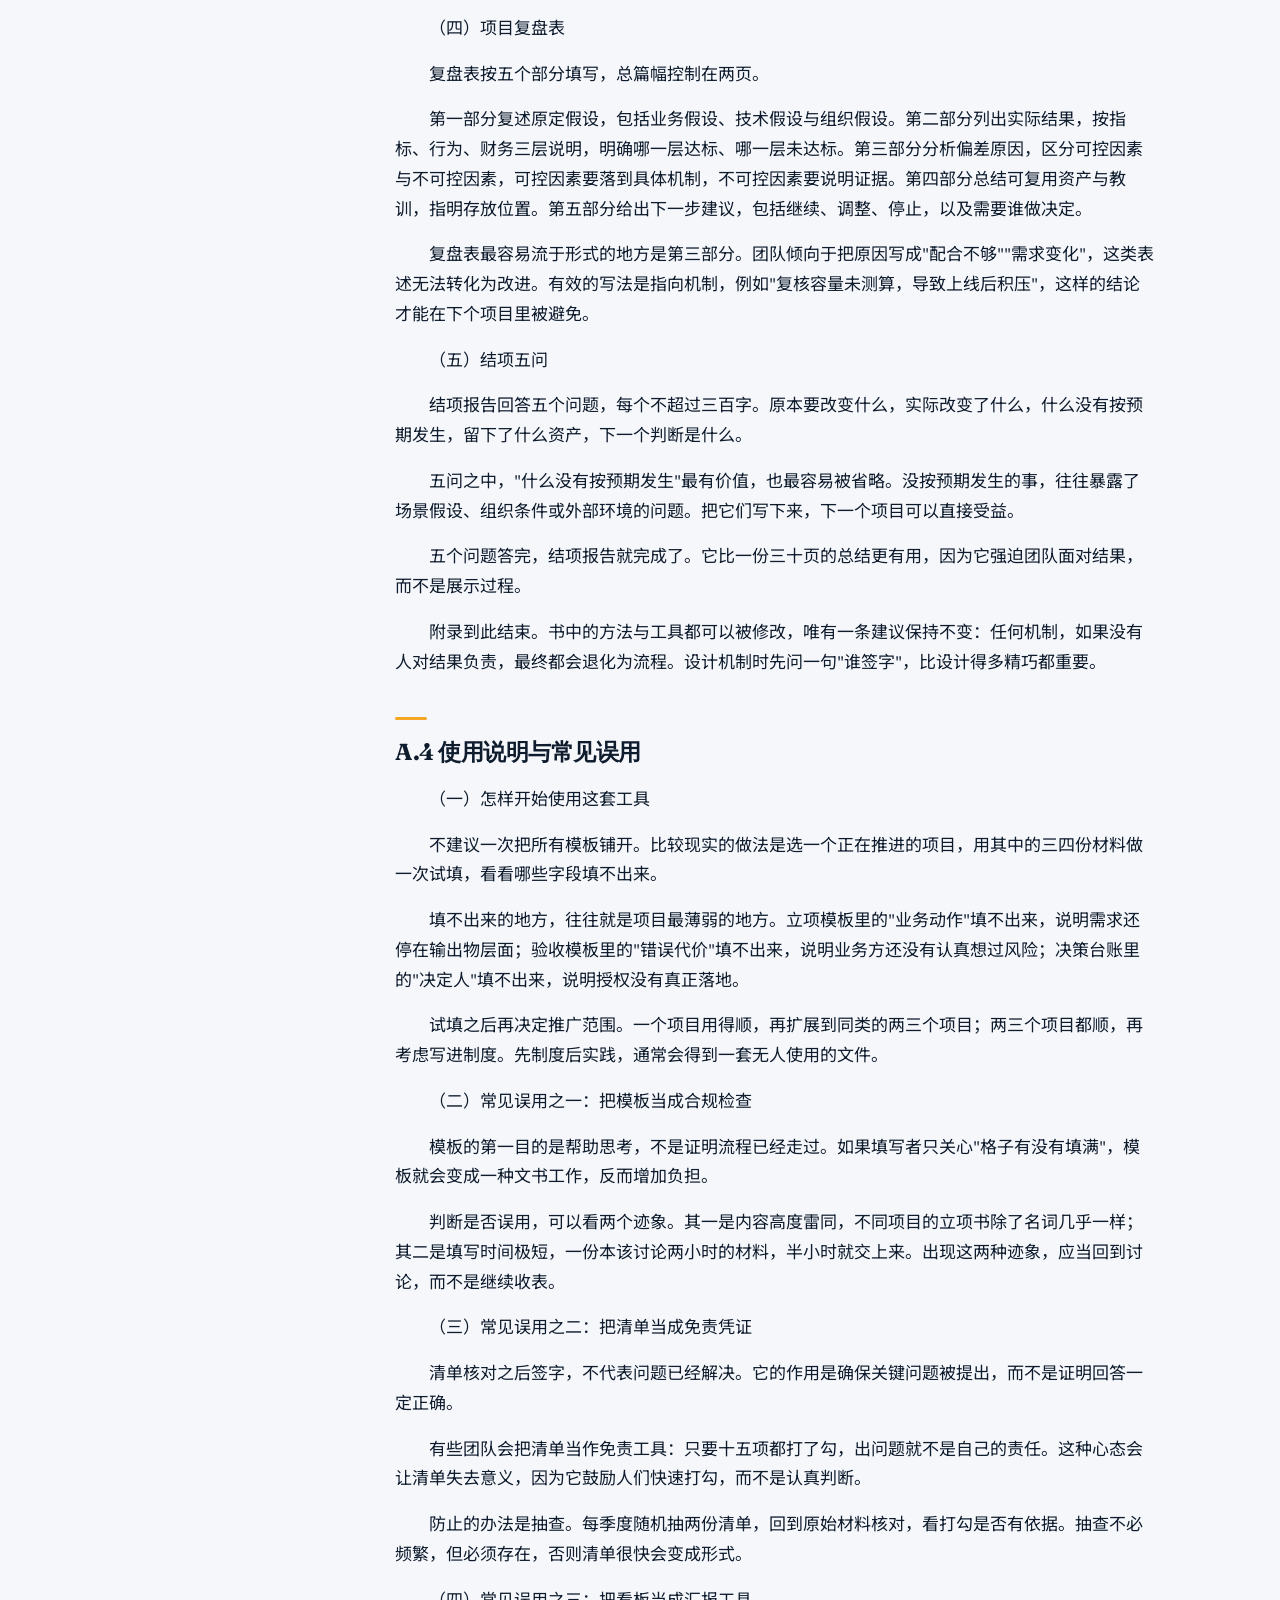
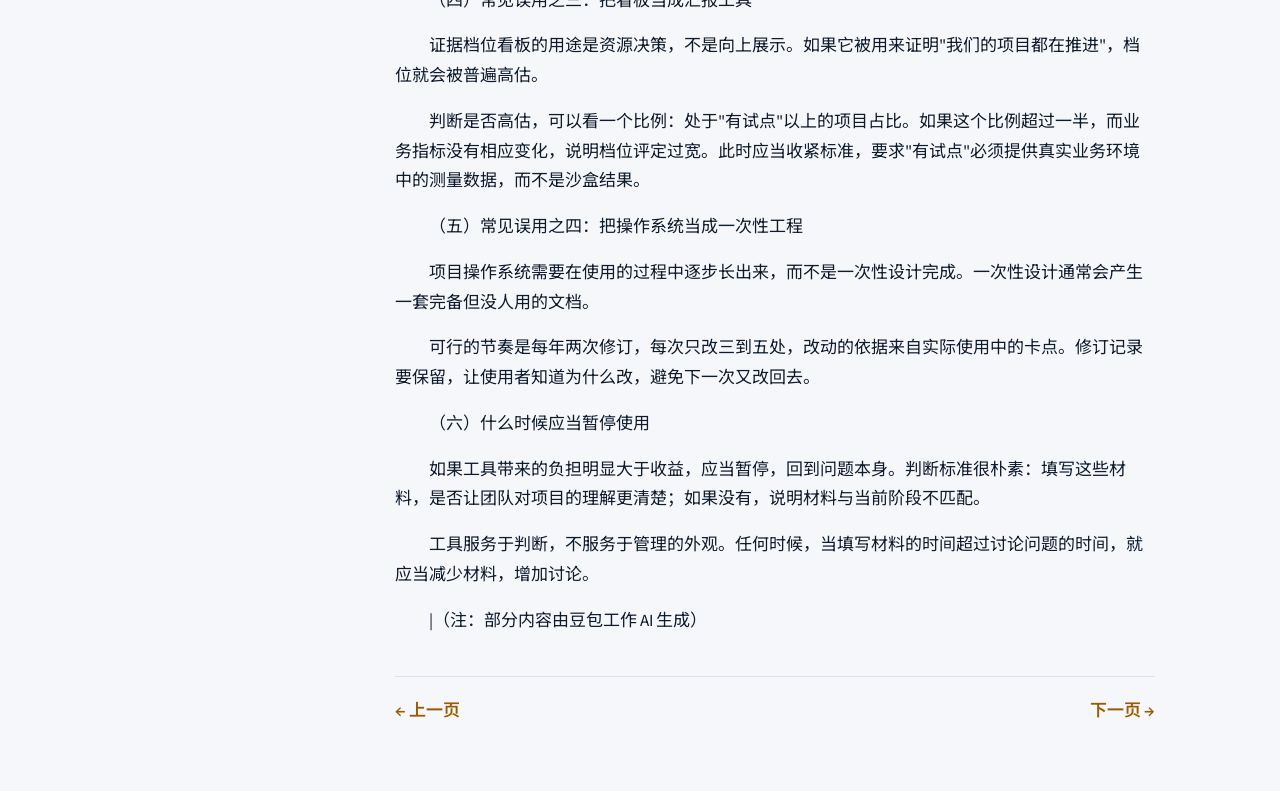
<file: appendix.html>
<!DOCTYPE html>
<html lang="zh-CN">
<head>
  <meta charset="UTF-8" />
  <meta name="viewport" content="width=device-width, initial-scale=1" />
  <title>附录 · AI组织项目管理升级</title>
  <link rel="preconnect" href="https://fonts.googleapis.com" />
  <link rel="preconnect" href="https://fonts.gstatic.com" crossorigin />
  <link href="https://fonts.googleapis.com/css2?family=Fraunces:opsz,wght@9..144,500;9..144,650&family=IBM+Plex+Mono:wght@400;500&family=Noto+Sans+SC:wght@400;500;700&family=Source+Sans+3:wght@400;600;700&display=swap" rel="stylesheet" />
  <link rel="stylesheet" href="styles.css" />
  <style>
:root {
  --ha-bg: #f5f7fa;
  --ha-sidebar: #f5f7fa;
  --ha-ink: #0f1c2e;
  --ha-muted: #6b7a8d;
  --ha-line: #dde3eb;
  --ha-active-bg: #e8eef5;
  --ha-accent: #f5a623;
  --ha-accent-ink: #1c1c1a;
}
body.hermes-book {
  background: var(--ha-bg) !important;
  color: var(--ha-ink);
  font-size: 17px;
  line-height: 1.75;
}
body.hermes-book a { color: #9a5b00; }
body.hermes-book a:hover { color: var(--ha-ink); }
.ha-shell {
  display: grid;
  grid-template-columns: 270px minmax(0, 1fr);
  min-height: 100vh;
}
.ha-sidebar {
  position: sticky;
  top: 0;
  align-self: start;
  height: 100vh;
  overflow-y: auto;
  padding: 1.25rem 1rem 1.5rem;
  border-right: 1px solid var(--ha-line);
  background: var(--ha-sidebar);
  display: flex;
  flex-direction: column;
  gap: 0.85rem;
}
.ha-back {
  display: inline-flex;
  align-items: center;
  gap: 0.35rem;
  color: var(--ha-muted) !important;
  text-decoration: none;
  font-size: 0.88rem;
}
.ha-back:hover { color: var(--ha-ink) !important; }
.ha-toc-label {
  font-size: 0.78rem;
  font-weight: 600;
  color: var(--ha-muted);
  letter-spacing: 0.06em;
  margin: 0.35rem 0 0.15rem;
}
.ha-chapters {
  list-style: none;
  margin: 0;
  padding: 0;
  display: flex;
  flex-direction: column;
  gap: 0.15rem;
}
.ha-chapters > li {
  border-radius: 10px;
}
.ha-chapters .chap-toggle {
  display: flex;
  align-items: flex-start;
  gap: 0.35rem;
  width: 100%;
  padding: 0.55rem 0.7rem;
  border: 0;
  border-radius: 10px;
  border-left: 3px solid transparent;
  background: transparent;
  color: var(--ha-muted);
  font: inherit;
  font-size: 0.9rem;
  line-height: 1.35;
  text-align: left;
  cursor: pointer;
}
.ha-chapters .chap-toggle:hover {
  background: rgba(15,28,46,0.04);
  color: var(--ha-ink);
}
.ha-chapters > li.open > .chap-toggle,
.ha-chapters > li.active > .chap-toggle {
  background: var(--ha-active-bg);
  color: var(--ha-ink);
  font-weight: 600;
  border-left-color: var(--ha-accent);
}
.ha-chapters .chap-caret {
  flex: 0 0 auto;
  width: 0.9rem;
  margin-top: 0.15rem;
  color: inherit;
  opacity: 0.7;
  transition: transform 0.15s ease;
}
.ha-chapters > li.open > .chap-toggle .chap-caret {
  transform: rotate(90deg);
}
.ha-chapters .chap-subs {
  list-style: none;
  margin: 0 0 0.35rem;
  padding: 0 0.4rem 0.25rem 1.35rem;
  display: none;
}
.ha-chapters > li.open > .chap-subs {
  display: grid;
  gap: 0.12rem;
}
.ha-chapters .chap-subs a {
  display: block;
  padding: 0.32rem 0.55rem;
  border-radius: 8px;
  text-decoration: none;
  color: var(--ha-muted);
  font-size: 0.82rem;
  line-height: 1.35;
}
.ha-chapters .chap-subs a:hover {
  background: rgba(15,28,46,0.04);
  color: var(--ha-ink);
}
.ha-chapters .chap-subs a.active {
  color: var(--ha-ink);
  font-weight: 600;
  background: rgba(31,111,235,0.08);
}
.ha-side-foot {
  margin-top: auto;
  padding-top: 1rem;
  border-top: 1px solid var(--ha-line);
  display: flex;
  flex-direction: column;
  gap: 0.55rem;
}
.ha-side-foot a {
  color: var(--ha-muted);
  text-decoration: none;
  font-size: 0.88rem;
}
.ha-side-foot a:hover { color: var(--ha-ink); }
.ha-main {
  min-width: 0;
  display: flex;
  flex-direction: column;
}
.ha-topbar {
  display: flex;
  align-items: center;
  justify-content: space-between;
  gap: 1rem;
  padding: 0.95rem 2rem;
  border-bottom: 1px solid var(--ha-line);
  background: rgba(245,247,250,0.92);
  backdrop-filter: blur(8px);
  position: sticky;
  top: 0;
  z-index: 5;
}
.ha-brand {
  display: inline-flex;
  align-items: center;
  gap: 0.55rem;
  text-decoration: none;
  color: var(--ha-ink);
  font-weight: 650;
  font-size: 0.98rem;
  letter-spacing: -0.02em;
}
.ha-brand-mark {
  width: 1.55rem;
  height: 1.55rem;
  border-radius: 6px;
  background: #0f1c2e;
  color: #fff;
  display: grid;
  place-items: center;
  font-size: 0.62rem;
  font-weight: 700;
  font-family: var(--font-mono);
}
.ha-top-links {
  display: flex;
  gap: 1.1rem;
  flex-wrap: wrap;
}
.ha-top-links a {
  color: var(--ha-muted);
  text-decoration: none;
  font-size: 0.9rem;
}
.ha-top-links a:hover { color: var(--ha-ink); }
.ha-article {
  width: min(760px, calc(100% - 3rem));
  margin: 0 auto;
  padding: 1.75rem 0 4rem;
}
.ha-meta {
  display: flex;
  justify-content: space-between;
  align-items: center;
  gap: 1rem;
  color: var(--ha-muted);
  font-size: 0.88rem;
  margin-bottom: 1.25rem;
}
.ha-meta a { color: inherit; text-decoration: none; }
.ha-meta a:hover { color: var(--ha-ink); }
.ha-chapter-head {
  display: flex;
  align-items: flex-start;
  gap: 0.9rem;
  margin-bottom: 1.5rem;
}
.ha-chapter-num {
  flex: 0 0 auto;
  min-width: 2.4rem;
  height: 2.4rem;
  padding: 0 0.55rem;
  border-radius: 8px;
  background: var(--ha-accent);
  color: var(--ha-accent-ink);
  display: grid;
  place-items: center;
  font-family: var(--font-mono);
  font-weight: 700;
  font-size: 0.95rem;
}
.ha-chapter-head h1 {
  margin: 0;
  font-size: clamp(1.55rem, 3vw, 2.15rem);
  border: none;
  padding: 0;
  letter-spacing: -0.03em;
}
.ha-section-list {
  list-style: none;
  margin: 0;
  padding: 0;
  display: flex;
  flex-direction: column;
  gap: 0.05rem;
}
.ha-section-list a {
  display: block;
  padding: 0.35rem 0.55rem;
  border-radius: 8px;
  text-decoration: none;
  color: var(--ha-muted);
  font-size: 0.82rem;
  line-height: 1.35;
}
.ha-section-list a:hover {
  background: rgba(15,28,46,0.04);
  color: var(--ha-ink);
}
.ha-content h2 {
  border-top: none;
  padding-top: 0.2rem;
  margin-top: 2.2rem;
}
.ha-content h2::before {
  content: "";
  display: block;
  width: 2rem;
  height: 3px;
  background: var(--ha-accent);
  margin-bottom: 0.75rem;
  border-radius: 2px;
}
.ha-content p { margin: 0 0 1rem; text-indent: 2em; }
.ha-sec-box {
  margin: 0 0 1.75rem;
  padding: 1rem 1.15rem 1.05rem;
  border-radius: 12px;
  background: #fff;
  border: 1px solid var(--ha-line);
}
.ha-sec-box .label {
  margin: 0 0 0.55rem;
  font-size: 0.82rem;
  font-weight: 700;
  color: var(--ha-muted);
  letter-spacing: 0.04em;
}
.ha-sec-box ul {
  list-style: none;
  margin: 0;
  padding: 0;
  display: grid;
  gap: 0.35rem;
}
.ha-sec-box a {
  text-decoration: none;
  color: var(--ha-ink);
  font-size: 0.95rem;
}
.ha-sec-box a:hover { color: #1554b5; }
.book-block {
  margin: 0 0 1rem;
  padding: 1rem 1.1rem 1.05rem;
  border-radius: 12px;
  background: #fff;
  border: 1px solid var(--ha-line);
}
.book-block h2 {
  margin: 0 0 0.55rem;
  font-size: 1.05rem;
  border: none;
  padding: 0;
  display: flex;
  gap: 0.65rem;
  align-items: baseline;
}
.book-block h2 a { text-decoration: none; color: var(--ha-ink); }
.book-block h2 .num {
  display: inline-grid;
  place-items: center;
  width: 1.85rem;
  height: 1.85rem;
  border-radius: 7px;
  background: var(--ha-accent);
  color: var(--ha-accent-ink);
  font-family: var(--font-mono);
  font-size: 0.82rem;
  font-weight: 700;
}
.book-block ul.secs {
  list-style: none;
  margin: 0;
  padding: 0;
  color: #3a4652;
  font-size: 0.92rem;
  display: grid;
  gap: 0.28rem;
}
.book-block ul.secs a { text-decoration: none; color: #3a4652; }
.book-block ul.secs a:hover { color: #1554b5; }
.figcap { color: var(--ha-muted); font-size: 0.9rem; text-align: center; margin: 0.25rem 0 1rem; }
.table-wrap { overflow-x: auto; margin: 1rem 0; }
.table-wrap table { width: 100%; border-collapse: collapse; font-size: 0.92rem; }
.table-wrap th, .table-wrap td { border: 1px solid var(--ha-line); padding: 0.45rem 0.6rem; text-align: left; vertical-align: top; }
.table-wrap th { background: #e8eef5; }
.figure img { max-width: 100%; height: auto; border-radius: 10px; border: 1px solid var(--ha-line); }
.ha-footer-nav {
  display: flex;
  justify-content: space-between;
  gap: 1rem;
  margin-top: 2.5rem;
  padding-top: 1.25rem;
  border-top: 1px solid var(--ha-line);
}
.ha-footer-nav a {
  text-decoration: none;
  color: var(--ha-ink);
  font-weight: 600;
}
.ha-index-list {
  list-style: none;
  margin: 0;
  padding: 0;
  display: flex;
  flex-direction: column;
  gap: 0.45rem;
}
.ha-index-list a {
  display: grid;
  grid-template-columns: 2.6rem 1fr;
  gap: 0.85rem;
  align-items: center;
  padding: 0.95rem 1rem;
  border-radius: 12px;
  text-decoration: none;
  color: var(--ha-ink);
  background: #fff;
  border: 1px solid var(--ha-line);
}
.ha-index-list a:hover { border-color: #c5d0de; background: #f8fafc; }
.ha-index-list .num {
  width: 2.4rem;
  height: 2.4rem;
  border-radius: 8px;
  background: var(--ha-accent);
  color: var(--ha-accent-ink);
  display: grid;
  place-items: center;
  font-family: var(--font-mono);
  font-weight: 700;
}
.ha-author {
  margin: 0 0 1.5rem;
  padding: 1.1rem 1.2rem;
  border-radius: 12px;
  background: #fff;
  border: 1px solid var(--ha-line);
}
.ha-author h2 {
  margin: 0 0 0.45rem;
  font-size: 1.05rem;
  border: none;
  padding: 0;
}
.ha-author p { margin: 0; color: #3a4652; font-size: 0.98rem; }
.ha-cover-thumb {
  display: inline-block;
  line-height: 0;
  border-radius: 8px;
  overflow: hidden;
  border: 1px solid var(--ha-line);
  margin: 0 0 1.25rem;
}
.ha-cover-thumb img {
  width: min(240px, 100%);
  height: auto;
  display: block;
}
@media (max-width: 920px) {
  .ha-shell { grid-template-columns: 1fr; }
  .ha-sidebar {
    position: static;
    height: auto;
    max-height: none;
    border-right: none;
    border-bottom: 1px solid var(--ha-line);
  }
  .ha-article { width: min(760px, calc(100% - 2rem)); }
  .ha-topbar { padding: 0.85rem 1rem; }
}
</style>
</head>
<body class="hermes-book">
  <div class="ha-shell">
    <aside class="ha-sidebar" aria-label="目录">
      <a class="ha-back" href="index.html">← 返回目录</a>
      <div class="ha-toc-label">目录</div>
      <ul class="ha-chapters">
        <li data-chap="ch00.html"><button type="button" class="chap-toggle" aria-expanded="false"><span class="chap-caret" aria-hidden="true">▸</span><span>前言</span></button><ul class="chap-subs"><li><a href="ch00.html#0-1-这本书想解决什么问题">0.1 这本书想解决什么问题</a></li><li><a href="ch00.html#0-2-写给谁看">0.2 写给谁看</a></li><li><a href="ch00.html#0-3-三个基本判断">0.3 三个基本判断</a></li><li><a href="ch00.html#0-4-全书结构">0.4 全书结构</a></li><li><a href="ch00.html#0-5-关于案例与数据的说明">0.5 关于案例与数据的说明</a></li><li><a href="ch00.html#0-6-一个提醒">0.6 一个提醒</a></li></ul></li><li data-chap="ch01.html"><button type="button" class="chap-toggle" aria-expanded="false"><span class="chap-caret" aria-hidden="true">▸</span><span>第一章 重新理解AI组织中的项目</span></button><ul class="chap-subs"><li><a href="ch01.html#1-1-从数字化项目到AI原生项目">1.1 从数字化项目到AI原生项目</a></li><li><a href="ch01.html#1-2-项目失败的常见归因为何失效">1.2 项目失败的常见归因为何失效</a></li><li><a href="ch01.html#1-3-人机协同如何改写交付单元">1.3 人机协同如何改写交付单元</a></li><li><a href="ch01.html#1-4-本书框架与使用方法">1.4 本书框架与使用方法</a></li></ul></li><li data-chap="ch02.html"><button type="button" class="chap-toggle" aria-expanded="false"><span class="chap-caret" aria-hidden="true">▸</span><span>第二章 AI时代的项目战略与组合管理</span></button><ul class="chap-subs"><li><a href="ch02.html#2-1-从项目清单到能力与价值组合">2.1 从项目清单到能力与价值组合</a></li><li><a href="ch02.html#2-2-什么样的事值得做成项目">2.2 什么样的事值得做成项目</a></li><li><a href="ch02.html#2-3-AI投入的优先级与止损机制">2.3 AI投入的优先级与止损机制</a></li><li><a href="ch02.html#2-4-组合看板-战略对齐与资源再平衡">2.4 组合看板：战略对齐与资源再平衡</a></li></ul></li><li data-chap="ch03.html"><button type="button" class="chap-toggle" aria-expanded="false"><span class="chap-caret" aria-hidden="true">▸</span><span>第三章 重新定义项目成功</span></button><ul class="chap-subs"><li><a href="ch03.html#3-1-从按期上线到可验证的业务结果">3.1 从按期上线到可验证的业务结果</a></li><li><a href="ch03.html#3-2-过程指标-结果指标与学习指标">3.2 过程指标、结果指标与学习指标</a></li><li><a href="ch03.html#3-3-AI项目的验收口径怎么定">3.3 AI项目的验收口径怎么定</a></li><li><a href="ch03.html#3-4-失败-试点与规模化的判定标准">3.4 失败、试点与规模化的判定标准</a></li></ul></li><li data-chap="ch04.html"><button type="button" class="chap-toggle" aria-expanded="false"><span class="chap-caret" aria-hidden="true">▸</span><span>第四章 项目组织设计：角色、责任与决策权</span></button><ul class="chap-subs"><li><a href="ch04.html#4-1-产品-业务-数据-算法-工程如何编队">4.1 产品、业务、数据、算法、工程如何编队</a></li><li><a href="ch04.html#4-2-人机分工与关键决策分级">4.2 人机分工与关键决策分级</a></li><li><a href="ch04.html#4-3-项目经理的新定位-从进度官到协同设计师">4.3 项目经理的新定位：从进度官到协同设计师</a></li><li><a href="ch04.html#4-4-责任域-升级路径与决策台账">4.4 责任域、升级路径与决策台账</a></li></ul></li><li data-chap="ch05.html"><button type="button" class="chap-toggle" aria-expanded="false"><span class="chap-caret" aria-hidden="true">▸</span><span>第五章 需求与范围：把不确定变成可管理</span></button><ul class="chap-subs"><li><a href="ch05.html#5-1-AI需求为什么总是-看起来清楚-做起来漂移">5.1 AI需求为什么总是"看起来清楚、做起来漂移"</a></li><li><a href="ch05.html#5-2-问题定义-约束边界与不可自动化清单">5.2 问题定义、约束边界与不可自动化清单</a></li><li><a href="ch05.html#5-3-范围分层-MVP-增强版与禁区">5.3 范围分层：MVP、增强版与禁区</a></li><li><a href="ch05.html#5-4-变更控制-允许探索-但不允许无底线膨胀">5.4 变更控制：允许探索，但不允许无底线膨胀</a></li></ul></li><li data-chap="ch06.html"><button type="button" class="chap-toggle" aria-expanded="false"><span class="chap-caret" aria-hidden="true">▸</span><span>第六章 计划与交付：适配AI工作方式的节奏</span></button><ul class="chap-subs"><li><a href="ch06.html#6-1-为什么传统瀑布和纯敏捷都容易失灵">6.1 为什么传统瀑布和纯敏捷都容易失灵</a></li><li><a href="ch06.html#6-2-双轨节奏-探索轨与交付轨">6.2 双轨节奏：探索轨与交付轨</a></li><li><a href="ch06.html#6-3-里程碑设计-数据-模型-流程-治理四条线">6.3 里程碑设计：数据、模型、流程、治理四条线</a></li><li><a href="ch06.html#6-4-人机并行下的依赖管理与缓冲策略">6.4 人机并行下的依赖管理与缓冲策略</a></li></ul></li><li data-chap="ch07.html"><button type="button" class="chap-toggle" aria-expanded="false"><span class="chap-caret" aria-hidden="true">▸</span><span>第七章 质量、风险与合规治理</span></button><ul class="chap-subs"><li><a href="ch07.html#7-1-AI项目的质量不只是-测通了">7.1 AI项目的质量不只是"测通了"</a></li><li><a href="ch07.html#7-2-模型风险-数据风险-流程风险与责任风险">7.2 模型风险、数据风险、流程风险与责任风险</a></li><li><a href="ch07.html#7-3-验证机制-抽样-回测-人工复核与回滚">7.3 验证机制：抽样、回测、人工复核与回滚</a></li><li><a href="ch07.html#7-4-隐私-安全-伦理与审计如何嵌入交付">7.4 隐私、安全、伦理与审计如何嵌入交付</a></li></ul></li><li data-chap="ch08.html"><button type="button" class="chap-toggle" aria-expanded="false"><span class="chap-caret" aria-hidden="true">▸</span><span>第八章 协作机制：跨部门真正跑起来</span></button><ul class="chap-subs"><li><a href="ch08.html#8-1-AI项目协作失败的组织根因">8.1 AI项目协作失败的组织根因</a></li><li><a href="ch08.html#8-2-协同界面-输入-审核-例外-交接">8.2 协同界面：输入、审核、例外、交接</a></li><li><a href="ch08.html#8-3-会议-文档-智能体与知识沉淀怎么配">8.3 会议、文档、智能体与知识沉淀怎么配</a></li><li><a href="ch08.html#8-4-冲突处理-业务目标-技术可行与合规底线">8.4 冲突处理：业务目标、技术可行与合规底线</a></li></ul></li><li data-chap="ch09.html"><button type="button" class="chap-toggle" aria-expanded="false"><span class="chap-caret" aria-hidden="true">▸</span><span>第九章 人效与激励：让团队愿意用AI交付</span></button><ul class="chap-subs"><li><a href="ch09.html#9-1-从工时核算到判断密度与交付质量">9.1 从工时核算到判断密度与交付质量</a></li><li><a href="ch09.html#9-2-AI贡献如何进入项目评价">9.2 AI贡献如何进入项目评价</a></li><li><a href="ch09.html#9-3-项目经理-专家与执行角色的差异化激励">9.3 项目经理、专家与执行角色的差异化激励</a></li><li><a href="ch09.html#9-4-能力建设-项目团队的AI素养与带教机制">9.4 能力建设：项目团队的AI素养与带教机制</a></li></ul></li><li data-chap="ch10.html"><button type="button" class="chap-toggle" aria-expanded="false"><span class="chap-caret" aria-hidden="true">▸</span><span>第十章 落地路径：从试点到规模化升级</span></button><ul class="chap-subs"><li><a href="ch10.html#10-1-成熟度评估与改造切入点选择">10.1 成熟度评估与改造切入点选择</a></li><li><a href="ch10.html#10-2-90天升级计划与一年演进路线">10.2 90天升级计划与一年演进路线</a></li><li><a href="ch10.html#10-3-可复用的项目操作系统">10.3 可复用的项目操作系统</a></li><li><a href="ch10.html#10-4-典型场景案例与避坑清单">10.4 典型场景案例与避坑清单</a></li></ul></li><li class="open active" data-chap="appendix.html"><button type="button" class="chap-toggle" aria-expanded="true"><span class="chap-caret" aria-hidden="true">▸</span><span>附录</span></button><ul class="chap-subs"><li><a href="appendix.html#A-1-AI项目管理工具箱">A.1 AI项目管理工具箱</a></li><li><a href="appendix.html#A-2-角色职责-决策分级与验收模板">A.2 角色职责、决策分级与验收模板</a></li><li><a href="appendix.html#A-3-自检清单与复盘表">A.3 自检清单与复盘表</a></li><li><a href="appendix.html#A-4-使用说明与常见误用">A.4 使用说明与常见误用</a></li></ul></li>
      </ul>
      <div class="ha-side-foot">
        <a href="cover.html">封面</a>
        <a href="index.html">目录</a>
      </div>
    </aside>
    <div class="ha-main">
      <header class="ha-topbar">
        <a class="ha-brand" href="index.html">
          <span class="ha-brand-mark">PM</span>
          AI组织项目管理升级
        </a>
        <div class="ha-top-links">
          <a href="cover.html">封面</a>
          <a href="index.html">目录</a>
        </div>
      </header>
      <article class="ha-article">
        <div class="ha-meta">
          <div><a href="index.html">目录</a> / 附录</div>
          <div>赵登琴 著</div>
        </div>
        <div class="ha-chapter-head">
          <div class="ha-chapter-num">附</div>
          <h1>附录</h1>
        </div>
        <nav class="ha-sec-box" aria-label="本章小节">
          <div class="label">本章小节</div>
          <ul>
<li><a href="#A-1-AI项目管理工具箱">A.1 AI项目管理工具箱</a></li><li><a href="#A-2-角色职责-决策分级与验收模板">A.2 角色职责、决策分级与验收模板</a></li><li><a href="#A-3-自检清单与复盘表">A.3 自检清单与复盘表</a></li><li><a href="#A-4-使用说明与常见误用">A.4 使用说明与常见误用</a></li>
          </ul>
        </nav>
        <div class="ha-content">
<p>本附录把全书的框架、模板与清单集中在一起，供读者在项目现场直接取用。所有模板都刻意保持简短，填一页即可，不做成厚重的体系文件。模板的价值在于把关键问题固定下来，强迫参与者回答；如果只是勾选，工具就退化为仪式。</p>
<h2 id="A-1-AI项目管理工具箱">A.1 AI项目管理工具箱</h2>
<p>（一）全书框架索引</p>
<p>下表按章节汇总可复用的框架，括号内标出首次提出该框架的位置，便于回查上下文。</p>
<div class="table-wrap"><table>
<tr><th>框架</th><th>用途</th><th>关键字段</th><th>适用章节</th></tr>
<tr><td>五层框架</td><td>定位管理缺口</td><td>战略、成功、组织、交付、长效</td><td>第一章</td></tr>
<tr><td>三类差别对照</td><td>判断项目性质</td><td>交付物、验收、复制成本</td><td>第一章</td></tr>
<tr><td>交付三元组</td><td>定义最小交付单元</td><td>任务、模型、复核人</td><td>第一章</td></tr>
<tr><td>三账户组合</td><td>分配AI预算</td><td>效率、能力、防御</td><td>第二章</td></tr>
<tr><td>立项四问</td><td>过滤伪需求</td><td>可计量、有信号、可承受、接得住</td><td>第二章</td></tr>
<tr><td>止损三触发器</td><td>预设退出条件</td><td>信号、行为、成本</td><td>第二章</td></tr>
<tr><td>三层证明</td><td>判断业务结果</td><td>指标、行为、财务</td><td>第三章</td></tr>
<tr><td>验收五要素</td><td>写清验收条款</td><td>分布、水平、代价、处置、时效</td><td>第三章</td></tr>
<tr><td>规模化四门槛</td><td>判断能否扩张</td><td>复现、经济、承接、风险</td><td>第三章</td></tr>
<tr><td>三种编队</td><td>设计团队形态</td><td>嵌入、平台、任务</td><td>第四章</td></tr>
<tr><td>决策四级</td><td>分配决定权</td><td>D1至D4与阈值</td><td>第四章</td></tr>
<tr><td>责任域</td><td>落实结果责任</td><td>一个结果、一个人</td><td>第四章</td></tr>
<tr><td>范围三层</td><td>控制项目边界</td><td>MVP、增强版、禁区</td><td>第五章</td></tr>
<tr><td>双轨节奏</td><td>安排探索与交付</td><td>探索轨、交付轨、交接点</td><td>第六章</td></tr>
<tr><td>四条里程碑线</td><td>检查进展</td><td>数据、模型、流程、治理</td><td>第六章</td></tr>
<tr><td>四类风险</td><td>建风险登记册</td><td>模型、数据、流程、责任</td><td>第七章</td></tr>
<tr><td>四类验证</td><td>设计质量机制</td><td>抽样、回测、复核、回滚</td><td>第七章</td></tr>
<tr><td>四类协同界面</td><td>设计跨部门交接</td><td>输入、审核、例外、交接</td><td>第八章</td></tr>
<tr><td>判断密度</td><td>评价人机混合劳动</td><td>决策点、后果、信息完备度</td><td>第九章</td></tr>
<tr><td>项目操作系统</td><td>规模化基础</td><td>六组件与维护机制</td><td>第十章</td></tr>
</table></div>
<p>这张表的作用不是让人记住二十个名词，而是在遇到具体问题时能快速定位该查哪一章。框架越多越容易混乱，真正需要熟练使用的只有五六个：三账户、三层证明、验收五要素、决策四级、双轨节奏、责任域。其余框架可以按需查阅。</p>
<p>（二）立项书模板</p>
<p>立项书在传统章节之外，增加三页内容，每页回答一个问题。</p>
<p>第一页回答"业务动作是什么"。写清系统输出之后由谁、在什么时限内、用什么权限、做什么动作，动作结果如何回流。这一页通常会暴露跨部门依赖，写不出来说明项目还没想清楚。</p>
<p>第二页回答"错了怎么办"。写清错误如何被发现、由谁判断、如何纠正、如何回滚、如何通知受影响方。这一页不需要列出所有错误类型，只需覆盖最可能发生的三类与最严重的一类。</p>
<p>第三页回答"留下什么"。写清项目结束时将沉淀哪些数据、组件、口径、文档与人员能力，存放位置、维护责任人、下一个项目如何获取。这一页决定了项目是一次性消耗还是能力积累。</p>
<p>三页都写完，再写预算与进度。顺序颠倒，预算会主导设计，项目就会变成一个以交付为目标的工程，而不是以结果为目标的尝试。</p>
<p>（三）验收条款模板</p>
<p>验收条款按六段撰写，每段不超过三百字。</p>
<p>第一段说明验收对象与范围，包含场景、用户群、业务环节。第二段说明数据分布，包括样本来源、抽样方法、是否含长尾与异常案例。第三段说明达标水平，区分总体指标与关键子群指标，给出下限而非平均值。第四段说明错误代价，列出漏判与误判的相对严重程度与可接受上限。第五段说明处置安排，包括接管人、响应时限、纠正流程与回滚条件。第六段说明时效与复核，明确验收有效期、重新验收的触发条件与签收人。</p>
<p>六段写完之后，附一张指标表，列出指标名称、口径、基线、目标、观测周期。指标表用于日常监测，六段说明用于争议裁决，两者配合使用。</p>
<p>（四）组合看板的最小字段</p>
<p>组合看板不需要复杂，八个字段足够支撑季度决策。</p>
<p>项目编号与名称用于识别。所属账户标明效率、能力或防御，决定预算来源与考核方式。证据档位标明处于有假设、有信号、有试点、可规模化中的哪一档。本期新增证据用一句话说明，不做长篇描述。下一步验证说明下一个假设与验证时间。资源占用列出人力与预算的当前投入。风险等级标注高、中、低，并注明主要风险类型。建议动作给出加注、维持、减注、退出四种之一。</p>
<p>八个字段填完大约一页，二十个项目就是二十页。季度会议只读这二十页，不读项目周报。这个约束能显著提高会议效率，也能迫使项目组用证据说话。</p>
<h2 id="A-2-角色职责-决策分级与验收模板">A.2 角色职责、决策分级与验收模板</h2>
<p>（一）角色职责表</p>
<p>下表列出AI项目中六个关键角色的核心职责与常见错位，可作为项目章程的附件。</p>
<div class="table-wrap"><table>
<tr><th>角色</th><th>核心职责</th><th>关键产出</th><th>常见错位</th></tr>
<tr><td>业务负责人</td><td>定义价值、承担结果、做价值决策</td><td>业务动作说明、验收签字</td><td>只在评审会露面</td></tr>
<tr><td>产品经理</td><td>把诉求翻译为任务</td><td>任务定义、判断标准、例外清单</td><td>替业务解释意图</td></tr>
<tr><td>数据负责人</td><td>维护口径、标注与质量</td><td>数据说明、评测集、质量报告</td><td>只供数不维护</td></tr>
<tr><td>算法负责人</td><td>逼近可行解、说明边界</td><td>能力评估、边界说明、监控方案</td><td>被要求承诺业务结果</td></tr>
<tr><td>工程负责人</td><td>保证可运行、可监控、可回滚</td><td>系统设计、灰度方案、回滚预案</td><td>上线后才介入</td></tr>
<tr><td>合规负责人</td><td>判断适用性、把关红线</td><td>合规清单、评估与备案、审计留痕</td><td>最后签字了事</td></tr>
</table></div>
<p>表中"常见错位"一列值得在项目启动会上逐条确认。错位不是因为能力不足，而是因为角色边界没有被说明。把边界写在章程里，比事后追责有效。</p>
<p>（二）决策分级表</p>
<p>决策分级的关键是阈值清晰。下表给出一种可直接使用的分级，阈值为示例，企业应按风险偏好调整。</p>
<div class="table-wrap"><table>
<tr><th>层级</th><th>决策内容</th><th>决定人</th><th>阈值示例</th><th>记录方式</th></tr>
<tr><td>D1</td><td>技术选型、样本调整、参数调优</td><td>技术负责人</td><td>不影响验收口径</td><td>技术日志</td></tr>
<tr><td>D2</td><td>范围微调、复核比例、灰度节奏</td><td>项目经理与业务接口人</td><td>影响面小于一成用户</td><td>决策台账</td></tr>
<tr><td>D3</td><td>验收口径变更、扩量、流程调整</td><td>业务负责人</td><td>涉及对外承诺或跨部门流程</td><td>台账加签</td></tr>
<tr><td>D4</td><td>上线放行、重大风险处置、终止</td><td>业务、技术、合规三方</td><td>涉及监管要求或重大损失</td><td>会议纪要加签</td></tr>
</table></div>
<p>分级之后要配套授权与保护。授予的权力如果随时被收回，分级就退回形式；下级做出的决定如果事后被否定且无申诉渠道，就再没有人愿意使用这份权力。授权应写成条件，而不是态度。</p>
<p>（三）责任域模板</p>
<p>责任域用一段话写清，包含四项内容。结果是什么，用一句可观测的话描述，例如"投诉客户三分钟内转至高级坐席的比例"。责任人是谁，写具体岗位与姓名，不写部门。资源与权限有哪些，列出可调动的人力、预算与系统权限。考核由谁评，说明评价人与评价周期。</p>
<p>四项之外再加一句裁决顺序。当本域与其他域发生冲突时，先由谁判断，再由谁决定。裁决顺序不需要复杂，但要写在纸上，否则冲突发生时只能靠临时协商。</p>
<p>（四）升级路径模板</p>
<p>升级路径按卡点类型设计，不按部门层级设计。常见的三类卡点各有对应路径。</p>
<p>口径争议升级至业务负责人与技术负责人共同裁决，时限三个工作日，逾期提交项目指导委员会。资源不足先由项目经理在项目内调整，无法调整时提交组合会议，时限一周。风险判断分歧由合规负责人做初步判断，涉及重大风险时提交三方会议，时限两个工作日。</p>
<p>每条路径都要写明"带回"规则：执行中发现新事实可以申请重议，但必须带新证据。没有这条规则，升级会变成情绪对抗；有了这条规则，讨论会回到事实层面。</p>
<h2 id="A-3-自检清单与复盘表">A.3 自检清单与复盘表</h2>
<p>（一）项目启动自检清单</p>
<p>在立项评审前逐条核对，任一项为否，应当补充材料后再评审。</p>
<p>是否能说清要改变的业务指标，以及大致的变化方向</p>
<p>是否有一批真实案例支撑需求，而不是只有口头描述</p>
<p>是否写明了业务动作、执行人与所需权限</p>
<p>是否写明了错误处置方案与接管人</p>
<p>是否列出了不可自动化清单</p>
<p>是否确认了数据可得性与合规性</p>
<p>是否明确了验收五要素</p>
<p>是否指定了单一结果责任人</p>
<p>是否规划了可沉淀的资产</p>
<p>是否设定了止损触发器</p>
<p>十项都通过，项目才算具备立项条件。清单不用于卡人，而用于避免把明显不成熟的想法推进到消耗资源的阶段。</p>
<p>（二）试点上线前核查清单</p>
<p>在灰度或试点上线前核对，重点是运行能力而非技术指标。</p>
<p>评测集是否独立于训练数据，是否包含困难样本</p>
<p>关键子群的指标是否单独统计并达标</p>
<p>复核容量是否按真实流量测算，人员是否到位</p>
<p>异常升级通道是否通畅，平均处理时长是否可接受</p>
<p>合规手续是否完成，标识义务是否已实现</p>
<p>回滚方案是否演练过，数据是否能保持一致</p>
<p>监控是否覆盖准确率、时延、异常率与成本</p>
<p>业务侧操作手册与培训是否完成</p>
<p>放行小组三方是否都已确认</p>
<p>可撤回期是否设定，撤回条件是否明确</p>
<p>清单里最容易被跳过的是回滚演练与复核容量测算，这两项恰恰是上线后最容易出问题的地方。</p>
<p>（三）季度组合自检清单</p>
<p>每季度做一次组合层面的检查，回答资源是否配置在正确的地方。</p>
<p>三个账户的实际支出是否偏离配额，偏离原因是否清楚</p>
<p>有多少项目从"有假设"前进到"有试点"以上</p>
<p>有多少项目连续两个季度没有新增证据</p>
<p>是否有项目已触发止损条件但仍在继续</p>
<p>是否有重复建设的场景可以合并</p>
<p>关键依赖是否集中在少数团队，是否已成为瓶颈</p>
<p>资产库本季度新增了什么，被复用了几次</p>
<p>防御账户的缺口是否被效率项目挤占</p>
<p>组合会议的决议是否被执行，未执行的原因是什么</p>
<p>下季度计划退出的项目是否已经明确</p>
<p>十个问题里，第二与第四最能反映组合的健康度。项目在前进，说明投入有效；项目该停未停，说明止损机制失效。</p>
<p>（四）项目复盘表</p>
<p>复盘表按五个部分填写，总篇幅控制在两页。</p>
<p>第一部分复述原定假设，包括业务假设、技术假设与组织假设。第二部分列出实际结果，按指标、行为、财务三层说明，明确哪一层达标、哪一层未达标。第三部分分析偏差原因，区分可控因素与不可控因素，可控因素要落到具体机制，不可控因素要说明证据。第四部分总结可复用资产与教训，指明存放位置。第五部分给出下一步建议，包括继续、调整、停止，以及需要谁做决定。</p>
<p>复盘表最容易流于形式的地方是第三部分。团队倾向于把原因写成"配合不够""需求变化"，这类表述无法转化为改进。有效的写法是指向机制，例如"复核容量未测算，导致上线后积压"，这样的结论才能在下个项目里被避免。</p>
<p>（五）结项五问</p>
<p>结项报告回答五个问题，每个不超过三百字。原本要改变什么，实际改变了什么，什么没有按预期发生，留下了什么资产，下一个判断是什么。</p>
<p>五问之中，"什么没有按预期发生"最有价值，也最容易被省略。没按预期发生的事，往往暴露了场景假设、组织条件或外部环境的问题。把它们写下来，下一个项目可以直接受益。</p>
<p>五个问题答完，结项报告就完成了。它比一份三十页的总结更有用，因为它强迫团队面对结果，而不是展示过程。</p>
<p>附录到此结束。书中的方法与工具都可以被修改，唯有一条建议保持不变：任何机制，如果没有人对结果负责，最终都会退化为流程。设计机制时先问一句"谁签字"，比设计得多精巧都重要。</p>
<h2 id="A-4-使用说明与常见误用">A.4 使用说明与常见误用</h2>
<p>（一）怎样开始使用这套工具</p>
<p>不建议一次把所有模板铺开。比较现实的做法是选一个正在推进的项目，用其中的三四份材料做一次试填，看看哪些字段填不出来。</p>
<p>填不出来的地方，往往就是项目最薄弱的地方。立项模板里的"业务动作"填不出来，说明需求还停在输出物层面；验收模板里的"错误代价"填不出来，说明业务方还没有认真想过风险；决策台账里的"决定人"填不出来，说明授权没有真正落地。</p>
<p>试填之后再决定推广范围。一个项目用得顺，再扩展到同类的两三个项目；两三个项目都顺，再考虑写进制度。先制度后实践，通常会得到一套无人使用的文件。</p>
<p>（二）常见误用之一：把模板当成合规检查</p>
<p>模板的第一目的是帮助思考，不是证明流程已经走过。如果填写者只关心"格子有没有填满"，模板就会变成一种文书工作，反而增加负担。</p>
<p>判断是否误用，可以看两个迹象。其一是内容高度雷同，不同项目的立项书除了名词几乎一样；其二是填写时间极短，一份本该讨论两小时的材料，半小时就交上来。出现这两种迹象，应当回到讨论，而不是继续收表。</p>
<p>（三）常见误用之二：把清单当成免责凭证</p>
<p>清单核对之后签字，不代表问题已经解决。它的作用是确保关键问题被提出，而不是证明回答一定正确。</p>
<p>有些团队会把清单当作免责工具：只要十五项都打了勾，出问题就不是自己的责任。这种心态会让清单失去意义，因为它鼓励人们快速打勾，而不是认真判断。</p>
<p>防止的办法是抽查。每季度随机抽两份清单，回到原始材料核对，看打勾是否有依据。抽查不必频繁，但必须存在，否则清单很快会变成形式。</p>
<p>（四）常见误用之三：把看板当成汇报工具</p>
<p>证据档位看板的用途是资源决策，不是向上展示。如果它被用来证明"我们的项目都在推进"，档位就会被普遍高估。</p>
<p>判断是否高估，可以看一个比例：处于"有试点"以上的项目占比。如果这个比例超过一半，而业务指标没有相应变化，说明档位评定过宽。此时应当收紧标准，要求"有试点"必须提供真实业务环境中的测量数据，而不是沙盒结果。</p>
<p>（五）常见误用之四：把操作系统当成一次性工程</p>
<p>项目操作系统需要在使用的过程中逐步长出来，而不是一次性设计完成。一次性设计通常会产生一套完备但没人用的文档。</p>
<p>可行的节奏是每年两次修订，每次只改三到五处，改动的依据来自实际使用中的卡点。修订记录要保留，让使用者知道为什么改，避免下一次又改回去。</p>
<p>（六）什么时候应当暂停使用</p>
<p>如果工具带来的负担明显大于收益，应当暂停，回到问题本身。判断标准很朴素：填写这些材料，是否让团队对项目的理解更清楚；如果没有，说明材料与当前阶段不匹配。</p>
<p>工具服务于判断，不服务于管理的外观。任何时候，当填写材料的时间超过讨论问题的时间，就应当减少材料，增加讨论。</p>
<p>|（注：部分内容由豆包工作 AI 生成）</p>
        </div>
        <div class="ha-footer-nav">
          <a href="ch10.html">← 上一页</a>
          <a href="index.html">下一页 →</a>
        </div>
      </article>
    </div>
  </div>
  
<script>
(function () {
  var list = document.querySelector(".ha-chapters");
  if (!list) return;
  list.addEventListener("click", function (e) {
    var btn = e.target.closest(".chap-toggle");
    if (!btn || !list.contains(btn)) return;
    var li = btn.closest("li[data-chap]");
    if (!li) return;
    var willOpen = !li.classList.contains("open");
    list.querySelectorAll("li[data-chap]").forEach(function (item) {
      item.classList.remove("open");
      var b = item.querySelector(".chap-toggle");
      if (b) b.setAttribute("aria-expanded", "false");
    });
    if (willOpen) {
      li.classList.add("open");
      btn.setAttribute("aria-expanded", "true");
      // 第一次展开时进入该章正文；已在本章则只展开小节
      var href = li.getAttribute("data-chap");
      var file = (location.pathname.split("/").pop() || "");
      if (href && file !== href && !file.endsWith("/" + href)) {
        location.href = href;
      }
    }
  });
})();
</script>

</body>
</html>
</file>
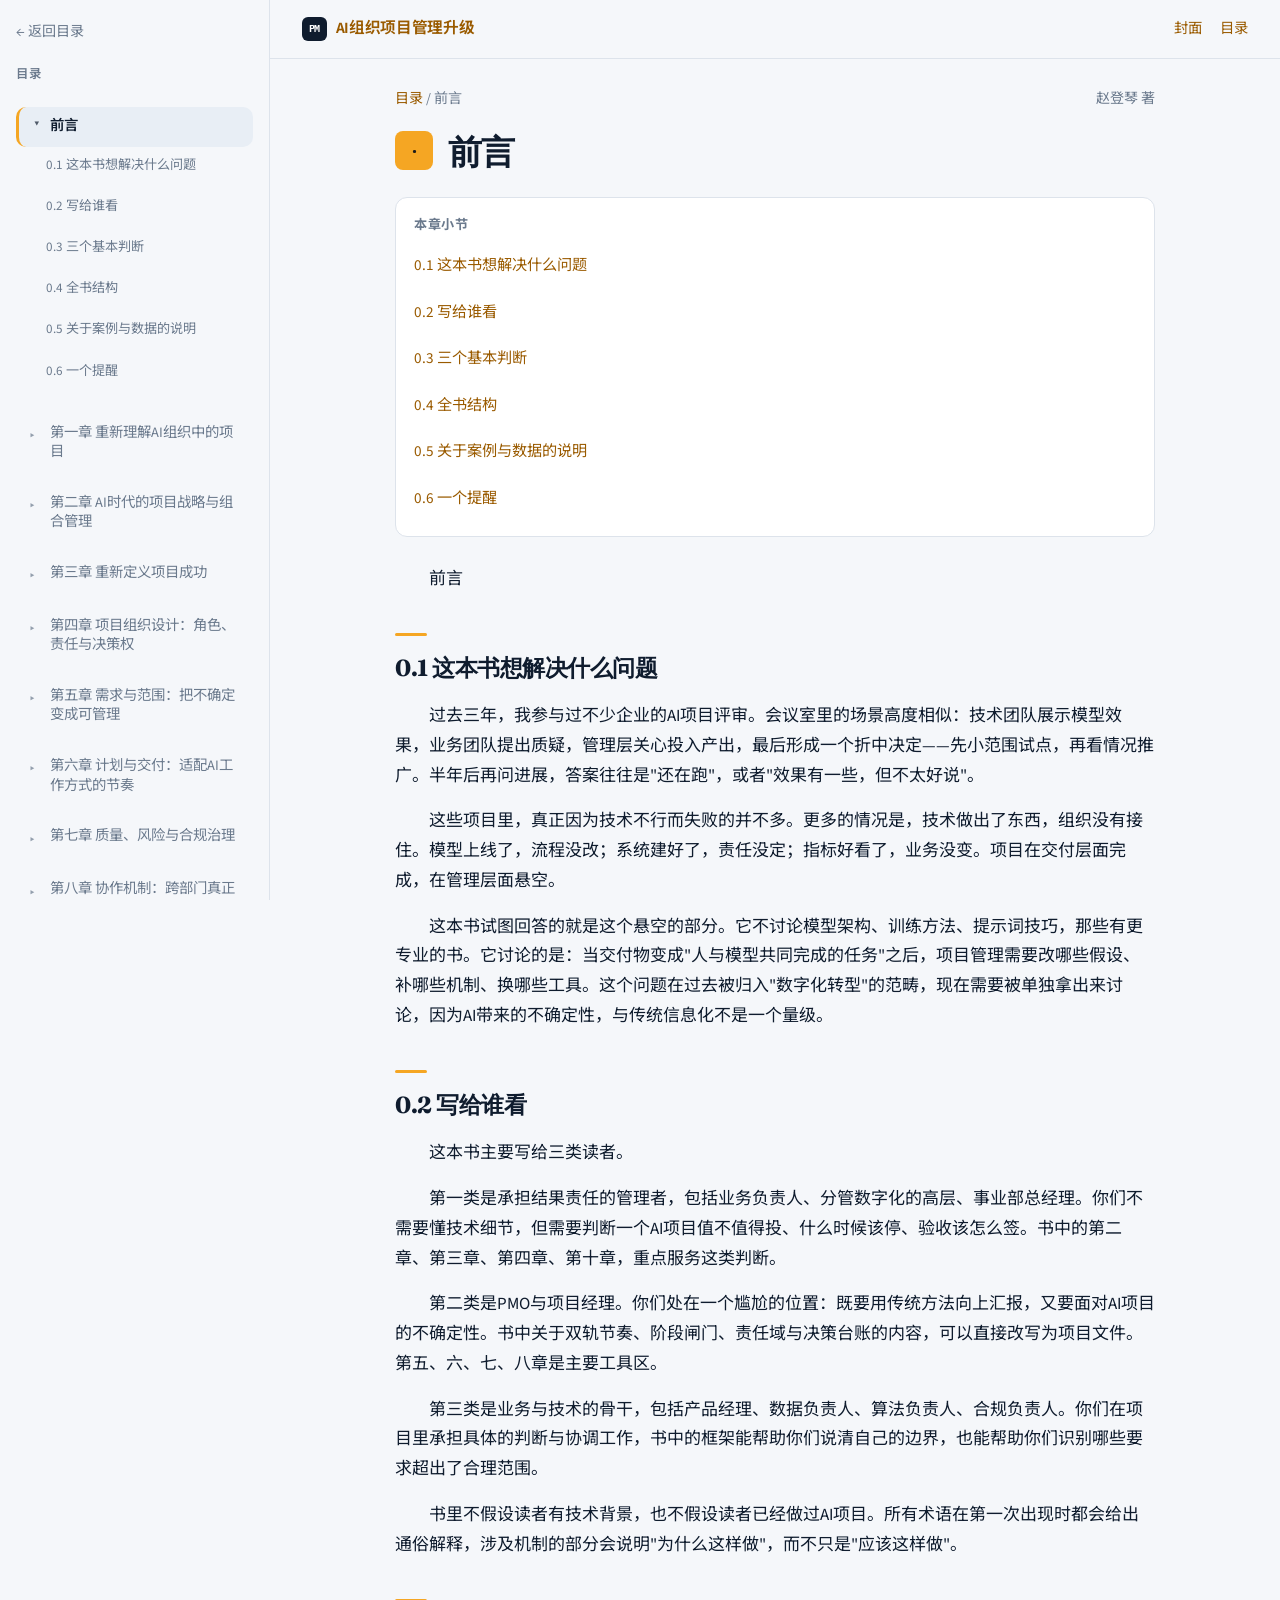
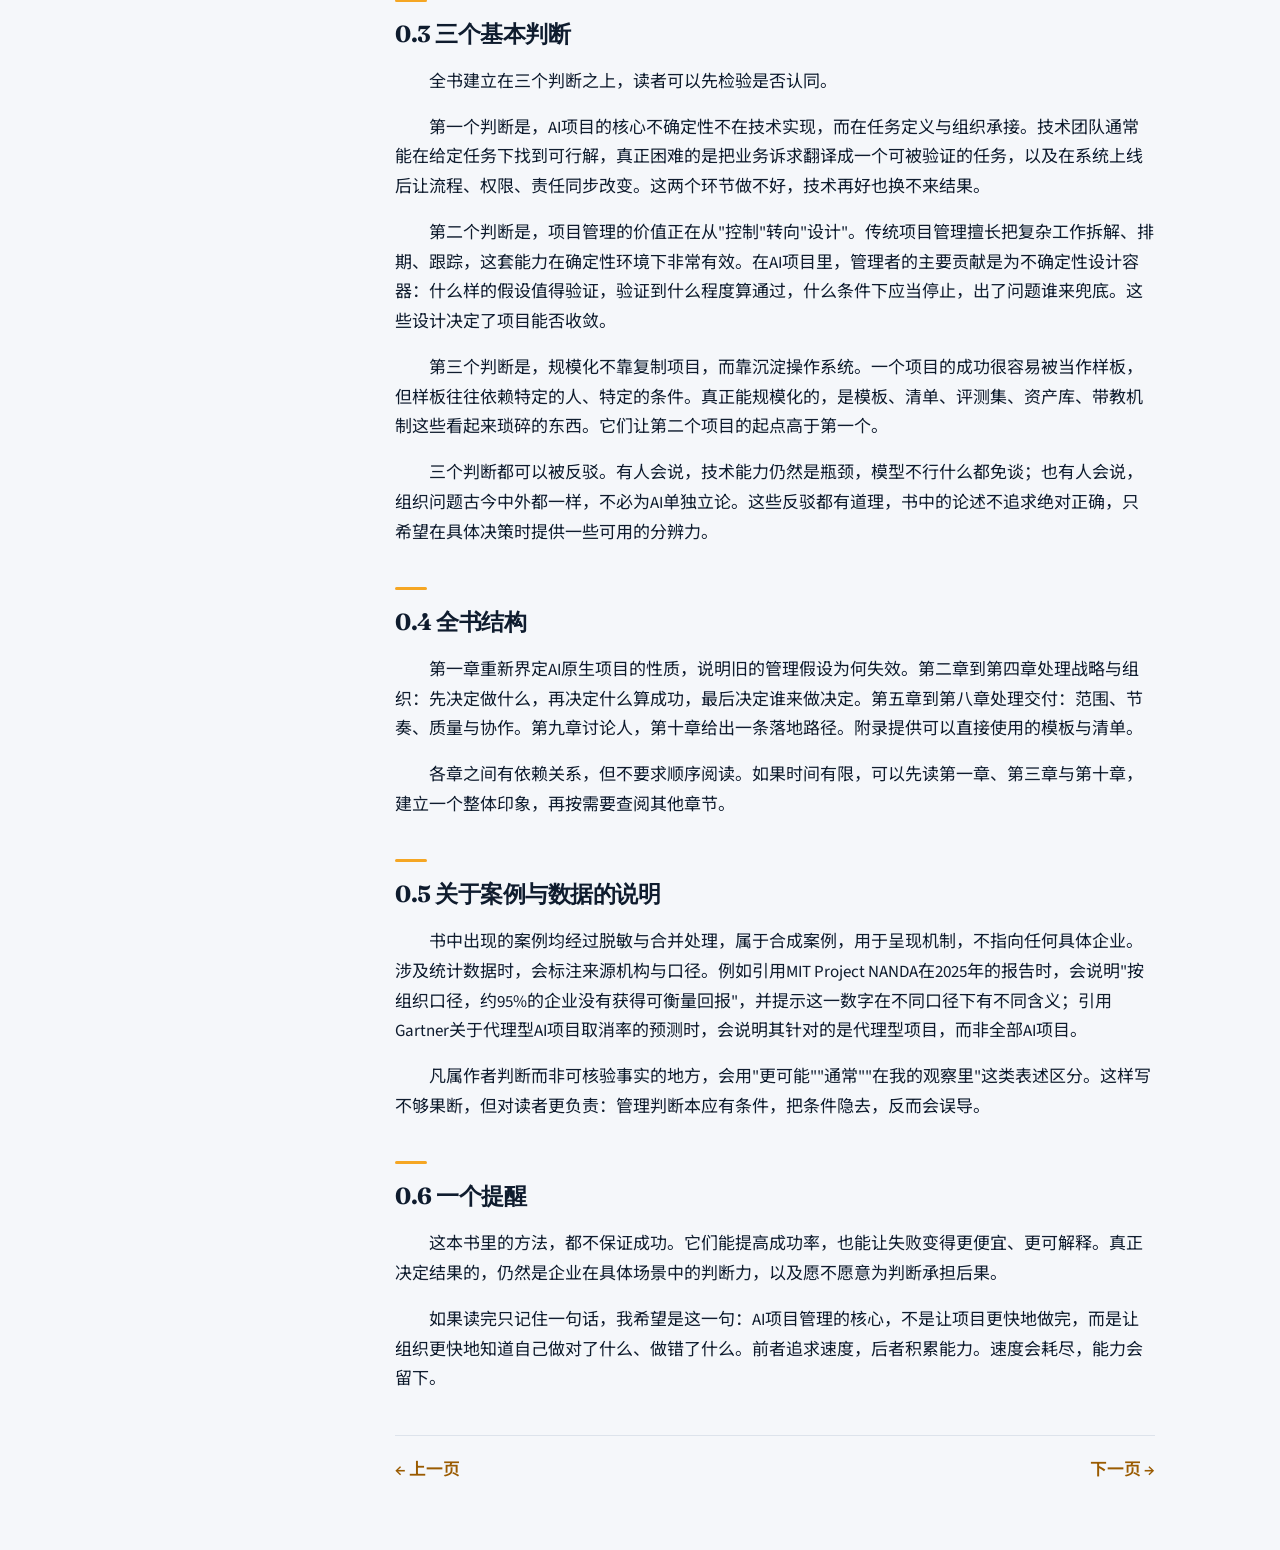
<file: ch00.html>
<!DOCTYPE html>
<html lang="zh-CN">
<head>
  <meta charset="UTF-8" />
  <meta name="viewport" content="width=device-width, initial-scale=1" />
  <title>前言 · AI组织项目管理升级</title>
  <link rel="preconnect" href="https://fonts.googleapis.com" />
  <link rel="preconnect" href="https://fonts.gstatic.com" crossorigin />
  <link href="https://fonts.googleapis.com/css2?family=Fraunces:opsz,wght@9..144,500;9..144,650&family=IBM+Plex+Mono:wght@400;500&family=Noto+Sans+SC:wght@400;500;700&family=Source+Sans+3:wght@400;600;700&display=swap" rel="stylesheet" />
  <link rel="stylesheet" href="styles.css" />
  <style>
:root {
  --ha-bg: #f5f7fa;
  --ha-sidebar: #f5f7fa;
  --ha-ink: #0f1c2e;
  --ha-muted: #6b7a8d;
  --ha-line: #dde3eb;
  --ha-active-bg: #e8eef5;
  --ha-accent: #f5a623;
  --ha-accent-ink: #1c1c1a;
}
body.hermes-book {
  background: var(--ha-bg) !important;
  color: var(--ha-ink);
  font-size: 17px;
  line-height: 1.75;
}
body.hermes-book a { color: #9a5b00; }
body.hermes-book a:hover { color: var(--ha-ink); }
.ha-shell {
  display: grid;
  grid-template-columns: 270px minmax(0, 1fr);
  min-height: 100vh;
}
.ha-sidebar {
  position: sticky;
  top: 0;
  align-self: start;
  height: 100vh;
  overflow-y: auto;
  padding: 1.25rem 1rem 1.5rem;
  border-right: 1px solid var(--ha-line);
  background: var(--ha-sidebar);
  display: flex;
  flex-direction: column;
  gap: 0.85rem;
}
.ha-back {
  display: inline-flex;
  align-items: center;
  gap: 0.35rem;
  color: var(--ha-muted) !important;
  text-decoration: none;
  font-size: 0.88rem;
}
.ha-back:hover { color: var(--ha-ink) !important; }
.ha-toc-label {
  font-size: 0.78rem;
  font-weight: 600;
  color: var(--ha-muted);
  letter-spacing: 0.06em;
  margin: 0.35rem 0 0.15rem;
}
.ha-chapters {
  list-style: none;
  margin: 0;
  padding: 0;
  display: flex;
  flex-direction: column;
  gap: 0.15rem;
}
.ha-chapters > li {
  border-radius: 10px;
}
.ha-chapters .chap-toggle {
  display: flex;
  align-items: flex-start;
  gap: 0.35rem;
  width: 100%;
  padding: 0.55rem 0.7rem;
  border: 0;
  border-radius: 10px;
  border-left: 3px solid transparent;
  background: transparent;
  color: var(--ha-muted);
  font: inherit;
  font-size: 0.9rem;
  line-height: 1.35;
  text-align: left;
  cursor: pointer;
}
.ha-chapters .chap-toggle:hover {
  background: rgba(15,28,46,0.04);
  color: var(--ha-ink);
}
.ha-chapters > li.open > .chap-toggle,
.ha-chapters > li.active > .chap-toggle {
  background: var(--ha-active-bg);
  color: var(--ha-ink);
  font-weight: 600;
  border-left-color: var(--ha-accent);
}
.ha-chapters .chap-caret {
  flex: 0 0 auto;
  width: 0.9rem;
  margin-top: 0.15rem;
  color: inherit;
  opacity: 0.7;
  transition: transform 0.15s ease;
}
.ha-chapters > li.open > .chap-toggle .chap-caret {
  transform: rotate(90deg);
}
.ha-chapters .chap-subs {
  list-style: none;
  margin: 0 0 0.35rem;
  padding: 0 0.4rem 0.25rem 1.35rem;
  display: none;
}
.ha-chapters > li.open > .chap-subs {
  display: grid;
  gap: 0.12rem;
}
.ha-chapters .chap-subs a {
  display: block;
  padding: 0.32rem 0.55rem;
  border-radius: 8px;
  text-decoration: none;
  color: var(--ha-muted);
  font-size: 0.82rem;
  line-height: 1.35;
}
.ha-chapters .chap-subs a:hover {
  background: rgba(15,28,46,0.04);
  color: var(--ha-ink);
}
.ha-chapters .chap-subs a.active {
  color: var(--ha-ink);
  font-weight: 600;
  background: rgba(31,111,235,0.08);
}
.ha-side-foot {
  margin-top: auto;
  padding-top: 1rem;
  border-top: 1px solid var(--ha-line);
  display: flex;
  flex-direction: column;
  gap: 0.55rem;
}
.ha-side-foot a {
  color: var(--ha-muted);
  text-decoration: none;
  font-size: 0.88rem;
}
.ha-side-foot a:hover { color: var(--ha-ink); }
.ha-main {
  min-width: 0;
  display: flex;
  flex-direction: column;
}
.ha-topbar {
  display: flex;
  align-items: center;
  justify-content: space-between;
  gap: 1rem;
  padding: 0.95rem 2rem;
  border-bottom: 1px solid var(--ha-line);
  background: rgba(245,247,250,0.92);
  backdrop-filter: blur(8px);
  position: sticky;
  top: 0;
  z-index: 5;
}
.ha-brand {
  display: inline-flex;
  align-items: center;
  gap: 0.55rem;
  text-decoration: none;
  color: var(--ha-ink);
  font-weight: 650;
  font-size: 0.98rem;
  letter-spacing: -0.02em;
}
.ha-brand-mark {
  width: 1.55rem;
  height: 1.55rem;
  border-radius: 6px;
  background: #0f1c2e;
  color: #fff;
  display: grid;
  place-items: center;
  font-size: 0.62rem;
  font-weight: 700;
  font-family: var(--font-mono);
}
.ha-top-links {
  display: flex;
  gap: 1.1rem;
  flex-wrap: wrap;
}
.ha-top-links a {
  color: var(--ha-muted);
  text-decoration: none;
  font-size: 0.9rem;
}
.ha-top-links a:hover { color: var(--ha-ink); }
.ha-article {
  width: min(760px, calc(100% - 3rem));
  margin: 0 auto;
  padding: 1.75rem 0 4rem;
}
.ha-meta {
  display: flex;
  justify-content: space-between;
  align-items: center;
  gap: 1rem;
  color: var(--ha-muted);
  font-size: 0.88rem;
  margin-bottom: 1.25rem;
}
.ha-meta a { color: inherit; text-decoration: none; }
.ha-meta a:hover { color: var(--ha-ink); }
.ha-chapter-head {
  display: flex;
  align-items: flex-start;
  gap: 0.9rem;
  margin-bottom: 1.5rem;
}
.ha-chapter-num {
  flex: 0 0 auto;
  min-width: 2.4rem;
  height: 2.4rem;
  padding: 0 0.55rem;
  border-radius: 8px;
  background: var(--ha-accent);
  color: var(--ha-accent-ink);
  display: grid;
  place-items: center;
  font-family: var(--font-mono);
  font-weight: 700;
  font-size: 0.95rem;
}
.ha-chapter-head h1 {
  margin: 0;
  font-size: clamp(1.55rem, 3vw, 2.15rem);
  border: none;
  padding: 0;
  letter-spacing: -0.03em;
}
.ha-section-list {
  list-style: none;
  margin: 0;
  padding: 0;
  display: flex;
  flex-direction: column;
  gap: 0.05rem;
}
.ha-section-list a {
  display: block;
  padding: 0.35rem 0.55rem;
  border-radius: 8px;
  text-decoration: none;
  color: var(--ha-muted);
  font-size: 0.82rem;
  line-height: 1.35;
}
.ha-section-list a:hover {
  background: rgba(15,28,46,0.04);
  color: var(--ha-ink);
}
.ha-content h2 {
  border-top: none;
  padding-top: 0.2rem;
  margin-top: 2.2rem;
}
.ha-content h2::before {
  content: "";
  display: block;
  width: 2rem;
  height: 3px;
  background: var(--ha-accent);
  margin-bottom: 0.75rem;
  border-radius: 2px;
}
.ha-content p { margin: 0 0 1rem; text-indent: 2em; }
.ha-sec-box {
  margin: 0 0 1.75rem;
  padding: 1rem 1.15rem 1.05rem;
  border-radius: 12px;
  background: #fff;
  border: 1px solid var(--ha-line);
}
.ha-sec-box .label {
  margin: 0 0 0.55rem;
  font-size: 0.82rem;
  font-weight: 700;
  color: var(--ha-muted);
  letter-spacing: 0.04em;
}
.ha-sec-box ul {
  list-style: none;
  margin: 0;
  padding: 0;
  display: grid;
  gap: 0.35rem;
}
.ha-sec-box a {
  text-decoration: none;
  color: var(--ha-ink);
  font-size: 0.95rem;
}
.ha-sec-box a:hover { color: #1554b5; }
.book-block {
  margin: 0 0 1rem;
  padding: 1rem 1.1rem 1.05rem;
  border-radius: 12px;
  background: #fff;
  border: 1px solid var(--ha-line);
}
.book-block h2 {
  margin: 0 0 0.55rem;
  font-size: 1.05rem;
  border: none;
  padding: 0;
  display: flex;
  gap: 0.65rem;
  align-items: baseline;
}
.book-block h2 a { text-decoration: none; color: var(--ha-ink); }
.book-block h2 .num {
  display: inline-grid;
  place-items: center;
  width: 1.85rem;
  height: 1.85rem;
  border-radius: 7px;
  background: var(--ha-accent);
  color: var(--ha-accent-ink);
  font-family: var(--font-mono);
  font-size: 0.82rem;
  font-weight: 700;
}
.book-block ul.secs {
  list-style: none;
  margin: 0;
  padding: 0;
  color: #3a4652;
  font-size: 0.92rem;
  display: grid;
  gap: 0.28rem;
}
.book-block ul.secs a { text-decoration: none; color: #3a4652; }
.book-block ul.secs a:hover { color: #1554b5; }
.figcap { color: var(--ha-muted); font-size: 0.9rem; text-align: center; margin: 0.25rem 0 1rem; }
.table-wrap { overflow-x: auto; margin: 1rem 0; }
.table-wrap table { width: 100%; border-collapse: collapse; font-size: 0.92rem; }
.table-wrap th, .table-wrap td { border: 1px solid var(--ha-line); padding: 0.45rem 0.6rem; text-align: left; vertical-align: top; }
.table-wrap th { background: #e8eef5; }
.figure img { max-width: 100%; height: auto; border-radius: 10px; border: 1px solid var(--ha-line); }
.ha-footer-nav {
  display: flex;
  justify-content: space-between;
  gap: 1rem;
  margin-top: 2.5rem;
  padding-top: 1.25rem;
  border-top: 1px solid var(--ha-line);
}
.ha-footer-nav a {
  text-decoration: none;
  color: var(--ha-ink);
  font-weight: 600;
}
.ha-index-list {
  list-style: none;
  margin: 0;
  padding: 0;
  display: flex;
  flex-direction: column;
  gap: 0.45rem;
}
.ha-index-list a {
  display: grid;
  grid-template-columns: 2.6rem 1fr;
  gap: 0.85rem;
  align-items: center;
  padding: 0.95rem 1rem;
  border-radius: 12px;
  text-decoration: none;
  color: var(--ha-ink);
  background: #fff;
  border: 1px solid var(--ha-line);
}
.ha-index-list a:hover { border-color: #c5d0de; background: #f8fafc; }
.ha-index-list .num {
  width: 2.4rem;
  height: 2.4rem;
  border-radius: 8px;
  background: var(--ha-accent);
  color: var(--ha-accent-ink);
  display: grid;
  place-items: center;
  font-family: var(--font-mono);
  font-weight: 700;
}
.ha-author {
  margin: 0 0 1.5rem;
  padding: 1.1rem 1.2rem;
  border-radius: 12px;
  background: #fff;
  border: 1px solid var(--ha-line);
}
.ha-author h2 {
  margin: 0 0 0.45rem;
  font-size: 1.05rem;
  border: none;
  padding: 0;
}
.ha-author p { margin: 0; color: #3a4652; font-size: 0.98rem; }
.ha-cover-thumb {
  display: inline-block;
  line-height: 0;
  border-radius: 8px;
  overflow: hidden;
  border: 1px solid var(--ha-line);
  margin: 0 0 1.25rem;
}
.ha-cover-thumb img {
  width: min(240px, 100%);
  height: auto;
  display: block;
}
@media (max-width: 920px) {
  .ha-shell { grid-template-columns: 1fr; }
  .ha-sidebar {
    position: static;
    height: auto;
    max-height: none;
    border-right: none;
    border-bottom: 1px solid var(--ha-line);
  }
  .ha-article { width: min(760px, calc(100% - 2rem)); }
  .ha-topbar { padding: 0.85rem 1rem; }
}
</style>
</head>
<body class="hermes-book">
  <div class="ha-shell">
    <aside class="ha-sidebar" aria-label="目录">
      <a class="ha-back" href="index.html">← 返回目录</a>
      <div class="ha-toc-label">目录</div>
      <ul class="ha-chapters">
        <li class="open active" data-chap="ch00.html"><button type="button" class="chap-toggle" aria-expanded="true"><span class="chap-caret" aria-hidden="true">▸</span><span>前言</span></button><ul class="chap-subs"><li><a href="ch00.html#0-1-这本书想解决什么问题">0.1 这本书想解决什么问题</a></li><li><a href="ch00.html#0-2-写给谁看">0.2 写给谁看</a></li><li><a href="ch00.html#0-3-三个基本判断">0.3 三个基本判断</a></li><li><a href="ch00.html#0-4-全书结构">0.4 全书结构</a></li><li><a href="ch00.html#0-5-关于案例与数据的说明">0.5 关于案例与数据的说明</a></li><li><a href="ch00.html#0-6-一个提醒">0.6 一个提醒</a></li></ul></li><li data-chap="ch01.html"><button type="button" class="chap-toggle" aria-expanded="false"><span class="chap-caret" aria-hidden="true">▸</span><span>第一章 重新理解AI组织中的项目</span></button><ul class="chap-subs"><li><a href="ch01.html#1-1-从数字化项目到AI原生项目">1.1 从数字化项目到AI原生项目</a></li><li><a href="ch01.html#1-2-项目失败的常见归因为何失效">1.2 项目失败的常见归因为何失效</a></li><li><a href="ch01.html#1-3-人机协同如何改写交付单元">1.3 人机协同如何改写交付单元</a></li><li><a href="ch01.html#1-4-本书框架与使用方法">1.4 本书框架与使用方法</a></li></ul></li><li data-chap="ch02.html"><button type="button" class="chap-toggle" aria-expanded="false"><span class="chap-caret" aria-hidden="true">▸</span><span>第二章 AI时代的项目战略与组合管理</span></button><ul class="chap-subs"><li><a href="ch02.html#2-1-从项目清单到能力与价值组合">2.1 从项目清单到能力与价值组合</a></li><li><a href="ch02.html#2-2-什么样的事值得做成项目">2.2 什么样的事值得做成项目</a></li><li><a href="ch02.html#2-3-AI投入的优先级与止损机制">2.3 AI投入的优先级与止损机制</a></li><li><a href="ch02.html#2-4-组合看板-战略对齐与资源再平衡">2.4 组合看板：战略对齐与资源再平衡</a></li></ul></li><li data-chap="ch03.html"><button type="button" class="chap-toggle" aria-expanded="false"><span class="chap-caret" aria-hidden="true">▸</span><span>第三章 重新定义项目成功</span></button><ul class="chap-subs"><li><a href="ch03.html#3-1-从按期上线到可验证的业务结果">3.1 从按期上线到可验证的业务结果</a></li><li><a href="ch03.html#3-2-过程指标-结果指标与学习指标">3.2 过程指标、结果指标与学习指标</a></li><li><a href="ch03.html#3-3-AI项目的验收口径怎么定">3.3 AI项目的验收口径怎么定</a></li><li><a href="ch03.html#3-4-失败-试点与规模化的判定标准">3.4 失败、试点与规模化的判定标准</a></li></ul></li><li data-chap="ch04.html"><button type="button" class="chap-toggle" aria-expanded="false"><span class="chap-caret" aria-hidden="true">▸</span><span>第四章 项目组织设计：角色、责任与决策权</span></button><ul class="chap-subs"><li><a href="ch04.html#4-1-产品-业务-数据-算法-工程如何编队">4.1 产品、业务、数据、算法、工程如何编队</a></li><li><a href="ch04.html#4-2-人机分工与关键决策分级">4.2 人机分工与关键决策分级</a></li><li><a href="ch04.html#4-3-项目经理的新定位-从进度官到协同设计师">4.3 项目经理的新定位：从进度官到协同设计师</a></li><li><a href="ch04.html#4-4-责任域-升级路径与决策台账">4.4 责任域、升级路径与决策台账</a></li></ul></li><li data-chap="ch05.html"><button type="button" class="chap-toggle" aria-expanded="false"><span class="chap-caret" aria-hidden="true">▸</span><span>第五章 需求与范围：把不确定变成可管理</span></button><ul class="chap-subs"><li><a href="ch05.html#5-1-AI需求为什么总是-看起来清楚-做起来漂移">5.1 AI需求为什么总是"看起来清楚、做起来漂移"</a></li><li><a href="ch05.html#5-2-问题定义-约束边界与不可自动化清单">5.2 问题定义、约束边界与不可自动化清单</a></li><li><a href="ch05.html#5-3-范围分层-MVP-增强版与禁区">5.3 范围分层：MVP、增强版与禁区</a></li><li><a href="ch05.html#5-4-变更控制-允许探索-但不允许无底线膨胀">5.4 变更控制：允许探索，但不允许无底线膨胀</a></li></ul></li><li data-chap="ch06.html"><button type="button" class="chap-toggle" aria-expanded="false"><span class="chap-caret" aria-hidden="true">▸</span><span>第六章 计划与交付：适配AI工作方式的节奏</span></button><ul class="chap-subs"><li><a href="ch06.html#6-1-为什么传统瀑布和纯敏捷都容易失灵">6.1 为什么传统瀑布和纯敏捷都容易失灵</a></li><li><a href="ch06.html#6-2-双轨节奏-探索轨与交付轨">6.2 双轨节奏：探索轨与交付轨</a></li><li><a href="ch06.html#6-3-里程碑设计-数据-模型-流程-治理四条线">6.3 里程碑设计：数据、模型、流程、治理四条线</a></li><li><a href="ch06.html#6-4-人机并行下的依赖管理与缓冲策略">6.4 人机并行下的依赖管理与缓冲策略</a></li></ul></li><li data-chap="ch07.html"><button type="button" class="chap-toggle" aria-expanded="false"><span class="chap-caret" aria-hidden="true">▸</span><span>第七章 质量、风险与合规治理</span></button><ul class="chap-subs"><li><a href="ch07.html#7-1-AI项目的质量不只是-测通了">7.1 AI项目的质量不只是"测通了"</a></li><li><a href="ch07.html#7-2-模型风险-数据风险-流程风险与责任风险">7.2 模型风险、数据风险、流程风险与责任风险</a></li><li><a href="ch07.html#7-3-验证机制-抽样-回测-人工复核与回滚">7.3 验证机制：抽样、回测、人工复核与回滚</a></li><li><a href="ch07.html#7-4-隐私-安全-伦理与审计如何嵌入交付">7.4 隐私、安全、伦理与审计如何嵌入交付</a></li></ul></li><li data-chap="ch08.html"><button type="button" class="chap-toggle" aria-expanded="false"><span class="chap-caret" aria-hidden="true">▸</span><span>第八章 协作机制：跨部门真正跑起来</span></button><ul class="chap-subs"><li><a href="ch08.html#8-1-AI项目协作失败的组织根因">8.1 AI项目协作失败的组织根因</a></li><li><a href="ch08.html#8-2-协同界面-输入-审核-例外-交接">8.2 协同界面：输入、审核、例外、交接</a></li><li><a href="ch08.html#8-3-会议-文档-智能体与知识沉淀怎么配">8.3 会议、文档、智能体与知识沉淀怎么配</a></li><li><a href="ch08.html#8-4-冲突处理-业务目标-技术可行与合规底线">8.4 冲突处理：业务目标、技术可行与合规底线</a></li></ul></li><li data-chap="ch09.html"><button type="button" class="chap-toggle" aria-expanded="false"><span class="chap-caret" aria-hidden="true">▸</span><span>第九章 人效与激励：让团队愿意用AI交付</span></button><ul class="chap-subs"><li><a href="ch09.html#9-1-从工时核算到判断密度与交付质量">9.1 从工时核算到判断密度与交付质量</a></li><li><a href="ch09.html#9-2-AI贡献如何进入项目评价">9.2 AI贡献如何进入项目评价</a></li><li><a href="ch09.html#9-3-项目经理-专家与执行角色的差异化激励">9.3 项目经理、专家与执行角色的差异化激励</a></li><li><a href="ch09.html#9-4-能力建设-项目团队的AI素养与带教机制">9.4 能力建设：项目团队的AI素养与带教机制</a></li></ul></li><li data-chap="ch10.html"><button type="button" class="chap-toggle" aria-expanded="false"><span class="chap-caret" aria-hidden="true">▸</span><span>第十章 落地路径：从试点到规模化升级</span></button><ul class="chap-subs"><li><a href="ch10.html#10-1-成熟度评估与改造切入点选择">10.1 成熟度评估与改造切入点选择</a></li><li><a href="ch10.html#10-2-90天升级计划与一年演进路线">10.2 90天升级计划与一年演进路线</a></li><li><a href="ch10.html#10-3-可复用的项目操作系统">10.3 可复用的项目操作系统</a></li><li><a href="ch10.html#10-4-典型场景案例与避坑清单">10.4 典型场景案例与避坑清单</a></li></ul></li><li data-chap="appendix.html"><button type="button" class="chap-toggle" aria-expanded="false"><span class="chap-caret" aria-hidden="true">▸</span><span>附录</span></button><ul class="chap-subs"><li><a href="appendix.html#A-1-AI项目管理工具箱">A.1 AI项目管理工具箱</a></li><li><a href="appendix.html#A-2-角色职责-决策分级与验收模板">A.2 角色职责、决策分级与验收模板</a></li><li><a href="appendix.html#A-3-自检清单与复盘表">A.3 自检清单与复盘表</a></li><li><a href="appendix.html#A-4-使用说明与常见误用">A.4 使用说明与常见误用</a></li></ul></li>
      </ul>
      <div class="ha-side-foot">
        <a href="cover.html">封面</a>
        <a href="index.html">目录</a>
      </div>
    </aside>
    <div class="ha-main">
      <header class="ha-topbar">
        <a class="ha-brand" href="index.html">
          <span class="ha-brand-mark">PM</span>
          AI组织项目管理升级
        </a>
        <div class="ha-top-links">
          <a href="cover.html">封面</a>
          <a href="index.html">目录</a>
        </div>
      </header>
      <article class="ha-article">
        <div class="ha-meta">
          <div><a href="index.html">目录</a> / 前言</div>
          <div>赵登琴 著</div>
        </div>
        <div class="ha-chapter-head">
          <div class="ha-chapter-num">·</div>
          <h1>前言</h1>
        </div>
        <nav class="ha-sec-box" aria-label="本章小节">
          <div class="label">本章小节</div>
          <ul>
<li><a href="#0-1-这本书想解决什么问题">0.1 这本书想解决什么问题</a></li><li><a href="#0-2-写给谁看">0.2 写给谁看</a></li><li><a href="#0-3-三个基本判断">0.3 三个基本判断</a></li><li><a href="#0-4-全书结构">0.4 全书结构</a></li><li><a href="#0-5-关于案例与数据的说明">0.5 关于案例与数据的说明</a></li><li><a href="#0-6-一个提醒">0.6 一个提醒</a></li>
          </ul>
        </nav>
        <div class="ha-content">
<p>前言</p>
<h2 id="0-1-这本书想解决什么问题">0.1 这本书想解决什么问题</h2>
<p>过去三年，我参与过不少企业的AI项目评审。会议室里的场景高度相似：技术团队展示模型效果，业务团队提出质疑，管理层关心投入产出，最后形成一个折中决定——先小范围试点，再看情况推广。半年后再问进展，答案往往是"还在跑"，或者"效果有一些，但不太好说"。</p>
<p>这些项目里，真正因为技术不行而失败的并不多。更多的情况是，技术做出了东西，组织没有接住。模型上线了，流程没改；系统建好了，责任没定；指标好看了，业务没变。项目在交付层面完成，在管理层面悬空。</p>
<p>这本书试图回答的就是这个悬空的部分。它不讨论模型架构、训练方法、提示词技巧，那些有更专业的书。它讨论的是：当交付物变成"人与模型共同完成的任务"之后，项目管理需要改哪些假设、补哪些机制、换哪些工具。这个问题在过去被归入"数字化转型"的范畴，现在需要被单独拿出来讨论，因为AI带来的不确定性，与传统信息化不是一个量级。</p>
<h2 id="0-2-写给谁看">0.2 写给谁看</h2>
<p>这本书主要写给三类读者。</p>
<p>第一类是承担结果责任的管理者，包括业务负责人、分管数字化的高层、事业部总经理。你们不需要懂技术细节，但需要判断一个AI项目值不值得投、什么时候该停、验收该怎么签。书中的第二章、第三章、第四章、第十章，重点服务这类判断。</p>
<p>第二类是PMO与项目经理。你们处在一个尴尬的位置：既要用传统方法向上汇报，又要面对AI项目的不确定性。书中关于双轨节奏、阶段闸门、责任域与决策台账的内容，可以直接改写为项目文件。第五、六、七、八章是主要工具区。</p>
<p>第三类是业务与技术的骨干，包括产品经理、数据负责人、算法负责人、合规负责人。你们在项目里承担具体的判断与协调工作，书中的框架能帮助你们说清自己的边界，也能帮助你们识别哪些要求超出了合理范围。</p>
<p>书里不假设读者有技术背景，也不假设读者已经做过AI项目。所有术语在第一次出现时都会给出通俗解释，涉及机制的部分会说明"为什么这样做"，而不只是"应该这样做"。</p>
<h2 id="0-3-三个基本判断">0.3 三个基本判断</h2>
<p>全书建立在三个判断之上，读者可以先检验是否认同。</p>
<p>第一个判断是，AI项目的核心不确定性不在技术实现，而在任务定义与组织承接。技术团队通常能在给定任务下找到可行解，真正困难的是把业务诉求翻译成一个可被验证的任务，以及在系统上线后让流程、权限、责任同步改变。这两个环节做不好，技术再好也换不来结果。</p>
<p>第二个判断是，项目管理的价值正在从"控制"转向"设计"。传统项目管理擅长把复杂工作拆解、排期、跟踪，这套能力在确定性环境下非常有效。在AI项目里，管理者的主要贡献是为不确定性设计容器：什么样的假设值得验证，验证到什么程度算通过，什么条件下应当停止，出了问题谁来兜底。这些设计决定了项目能否收敛。</p>
<p>第三个判断是，规模化不靠复制项目，而靠沉淀操作系统。一个项目的成功很容易被当作样板，但样板往往依赖特定的人、特定的条件。真正能规模化的，是模板、清单、评测集、资产库、带教机制这些看起来琐碎的东西。它们让第二个项目的起点高于第一个。</p>
<p>三个判断都可以被反驳。有人会说，技术能力仍然是瓶颈，模型不行什么都免谈；也有人会说，组织问题古今中外都一样，不必为AI单独立论。这些反驳都有道理，书中的论述不追求绝对正确，只希望在具体决策时提供一些可用的分辨力。</p>
<h2 id="0-4-全书结构">0.4 全书结构</h2>
<p>第一章重新界定AI原生项目的性质，说明旧的管理假设为何失效。第二章到第四章处理战略与组织：先决定做什么，再决定什么算成功，最后决定谁来做决定。第五章到第八章处理交付：范围、节奏、质量与协作。第九章讨论人，第十章给出一条落地路径。附录提供可以直接使用的模板与清单。</p>
<p>各章之间有依赖关系，但不要求顺序阅读。如果时间有限，可以先读第一章、第三章与第十章，建立一个整体印象，再按需要查阅其他章节。</p>
<h2 id="0-5-关于案例与数据的说明">0.5 关于案例与数据的说明</h2>
<p>书中出现的案例均经过脱敏与合并处理，属于合成案例，用于呈现机制，不指向任何具体企业。涉及统计数据时，会标注来源机构与口径。例如引用MIT Project NANDA在2025年的报告时，会说明"按组织口径，约95%的企业没有获得可衡量回报"，并提示这一数字在不同口径下有不同含义；引用Gartner关于代理型AI项目取消率的预测时，会说明其针对的是代理型项目，而非全部AI项目。</p>
<p>凡属作者判断而非可核验事实的地方，会用"更可能""通常""在我的观察里"这类表述区分。这样写不够果断，但对读者更负责：管理判断本应有条件，把条件隐去，反而会误导。</p>
<h2 id="0-6-一个提醒">0.6 一个提醒</h2>
<p>这本书里的方法，都不保证成功。它们能提高成功率，也能让失败变得更便宜、更可解释。真正决定结果的，仍然是企业在具体场景中的判断力，以及愿不愿意为判断承担后果。</p>
<p>如果读完只记住一句话，我希望是这一句：AI项目管理的核心，不是让项目更快地做完，而是让组织更快地知道自己做对了什么、做错了什么。前者追求速度，后者积累能力。速度会耗尽，能力会留下。</p>
        </div>
        <div class="ha-footer-nav">
          <a href="index.html">← 上一页</a>
          <a href="ch01.html">下一页 →</a>
        </div>
      </article>
    </div>
  </div>
  
<script>
(function () {
  var list = document.querySelector(".ha-chapters");
  if (!list) return;
  list.addEventListener("click", function (e) {
    var btn = e.target.closest(".chap-toggle");
    if (!btn || !list.contains(btn)) return;
    var li = btn.closest("li[data-chap]");
    if (!li) return;
    var willOpen = !li.classList.contains("open");
    list.querySelectorAll("li[data-chap]").forEach(function (item) {
      item.classList.remove("open");
      var b = item.querySelector(".chap-toggle");
      if (b) b.setAttribute("aria-expanded", "false");
    });
    if (willOpen) {
      li.classList.add("open");
      btn.setAttribute("aria-expanded", "true");
      // 第一次展开时进入该章正文；已在本章则只展开小节
      var href = li.getAttribute("data-chap");
      var file = (location.pathname.split("/").pop() || "");
      if (href && file !== href && !file.endsWith("/" + href)) {
        location.href = href;
      }
    }
  });
})();
</script>

</body>
</html>
</file>
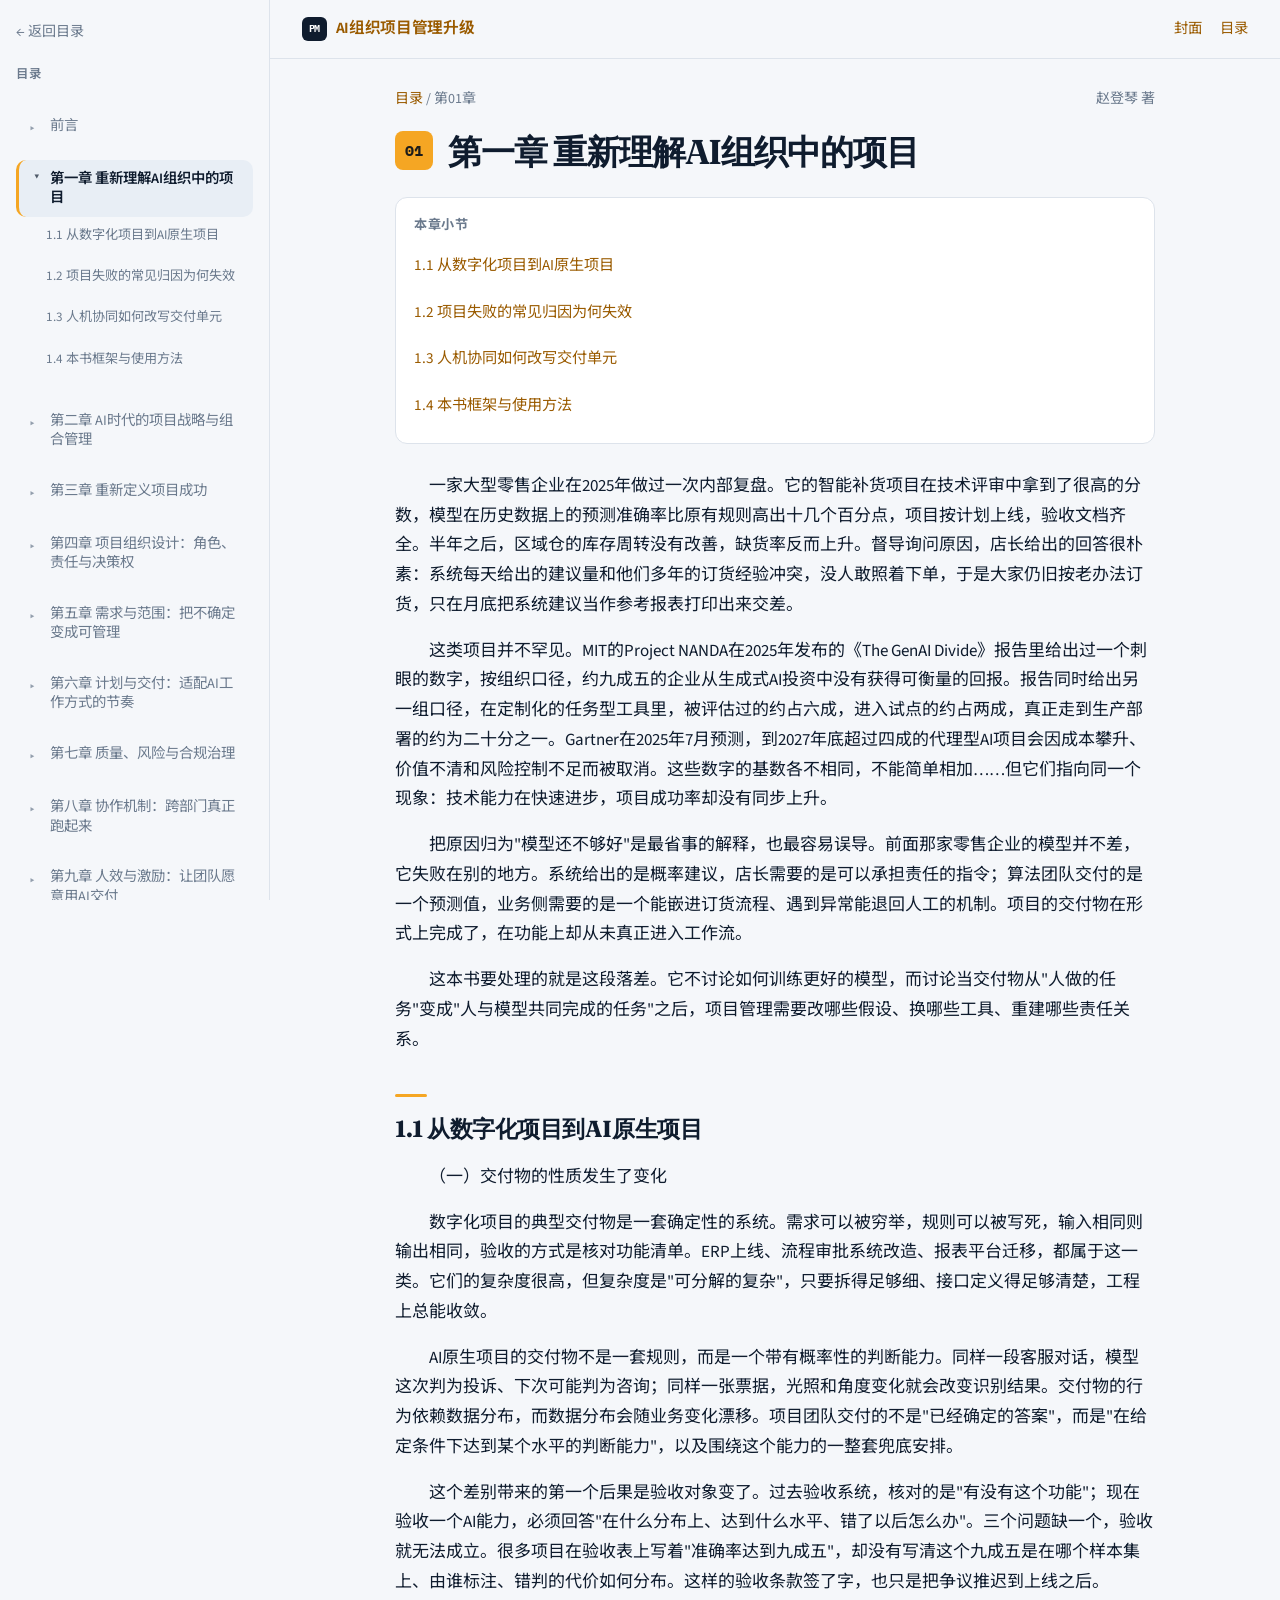
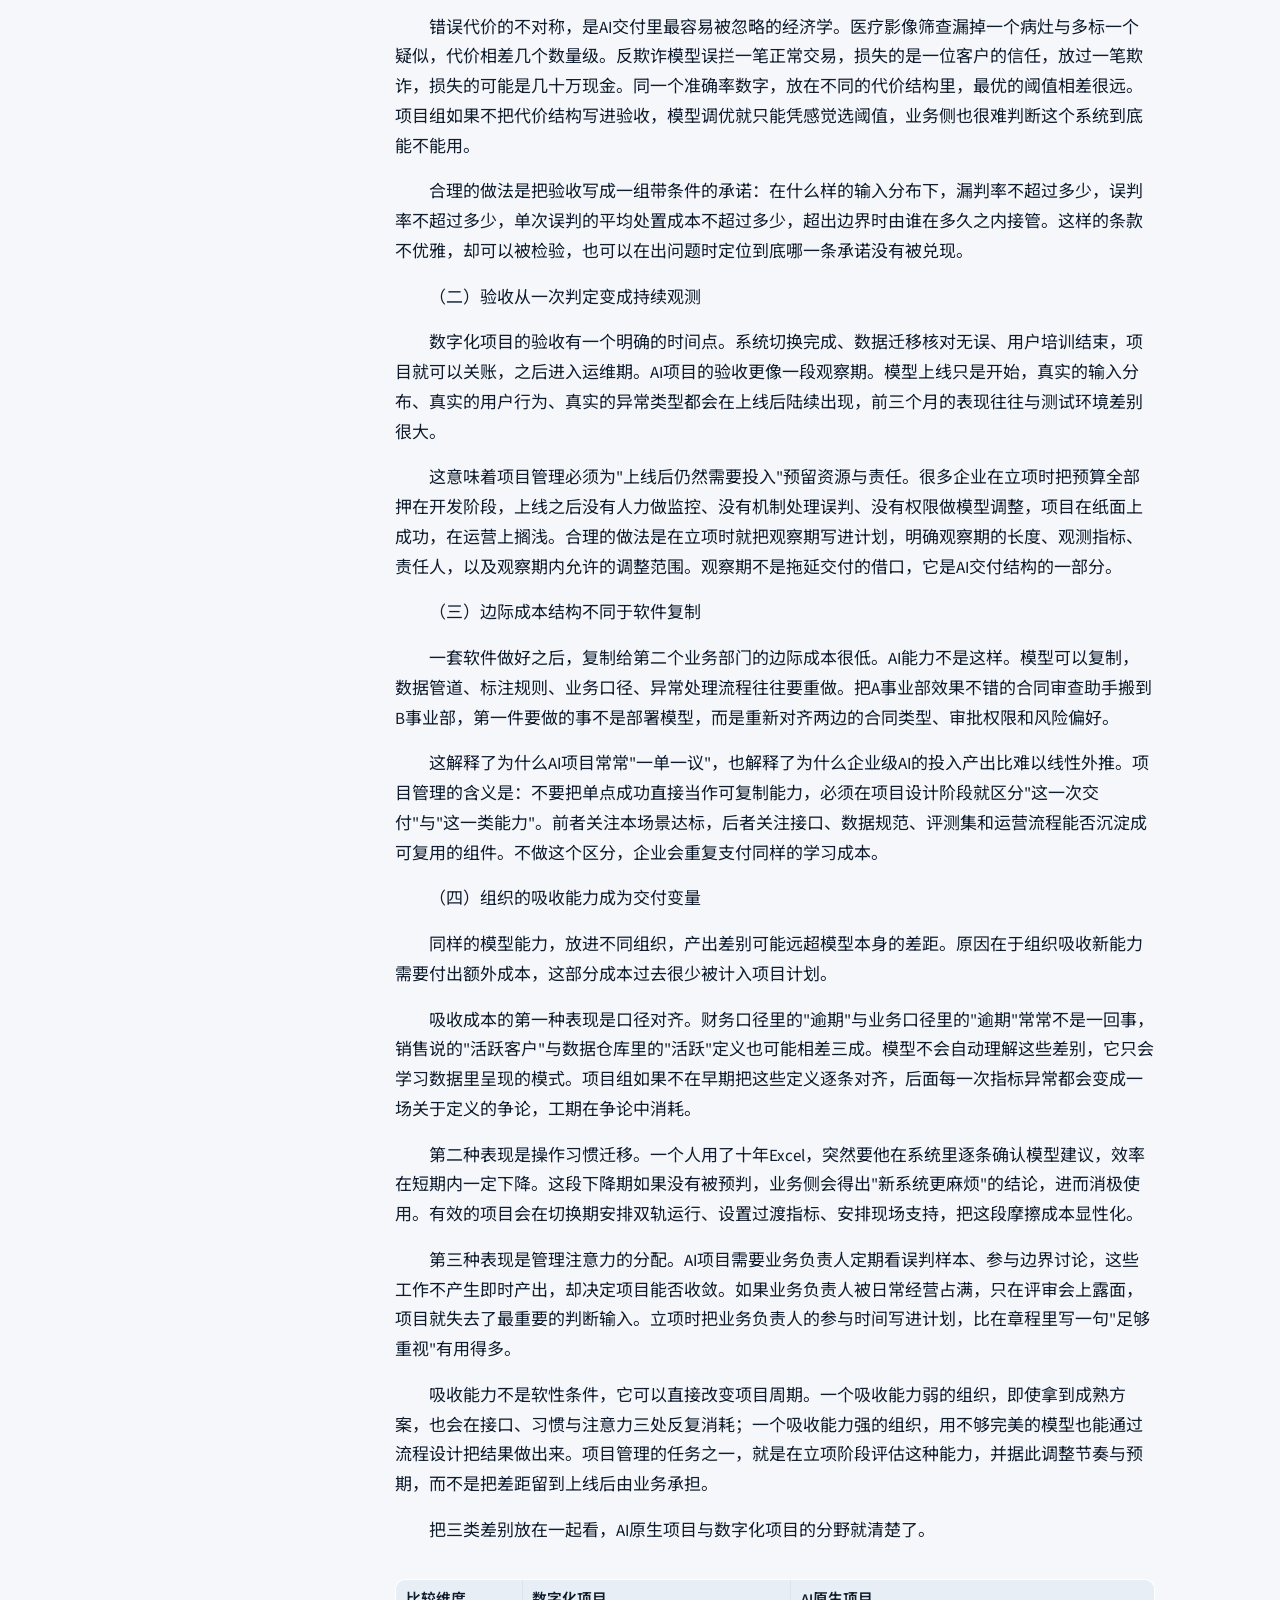
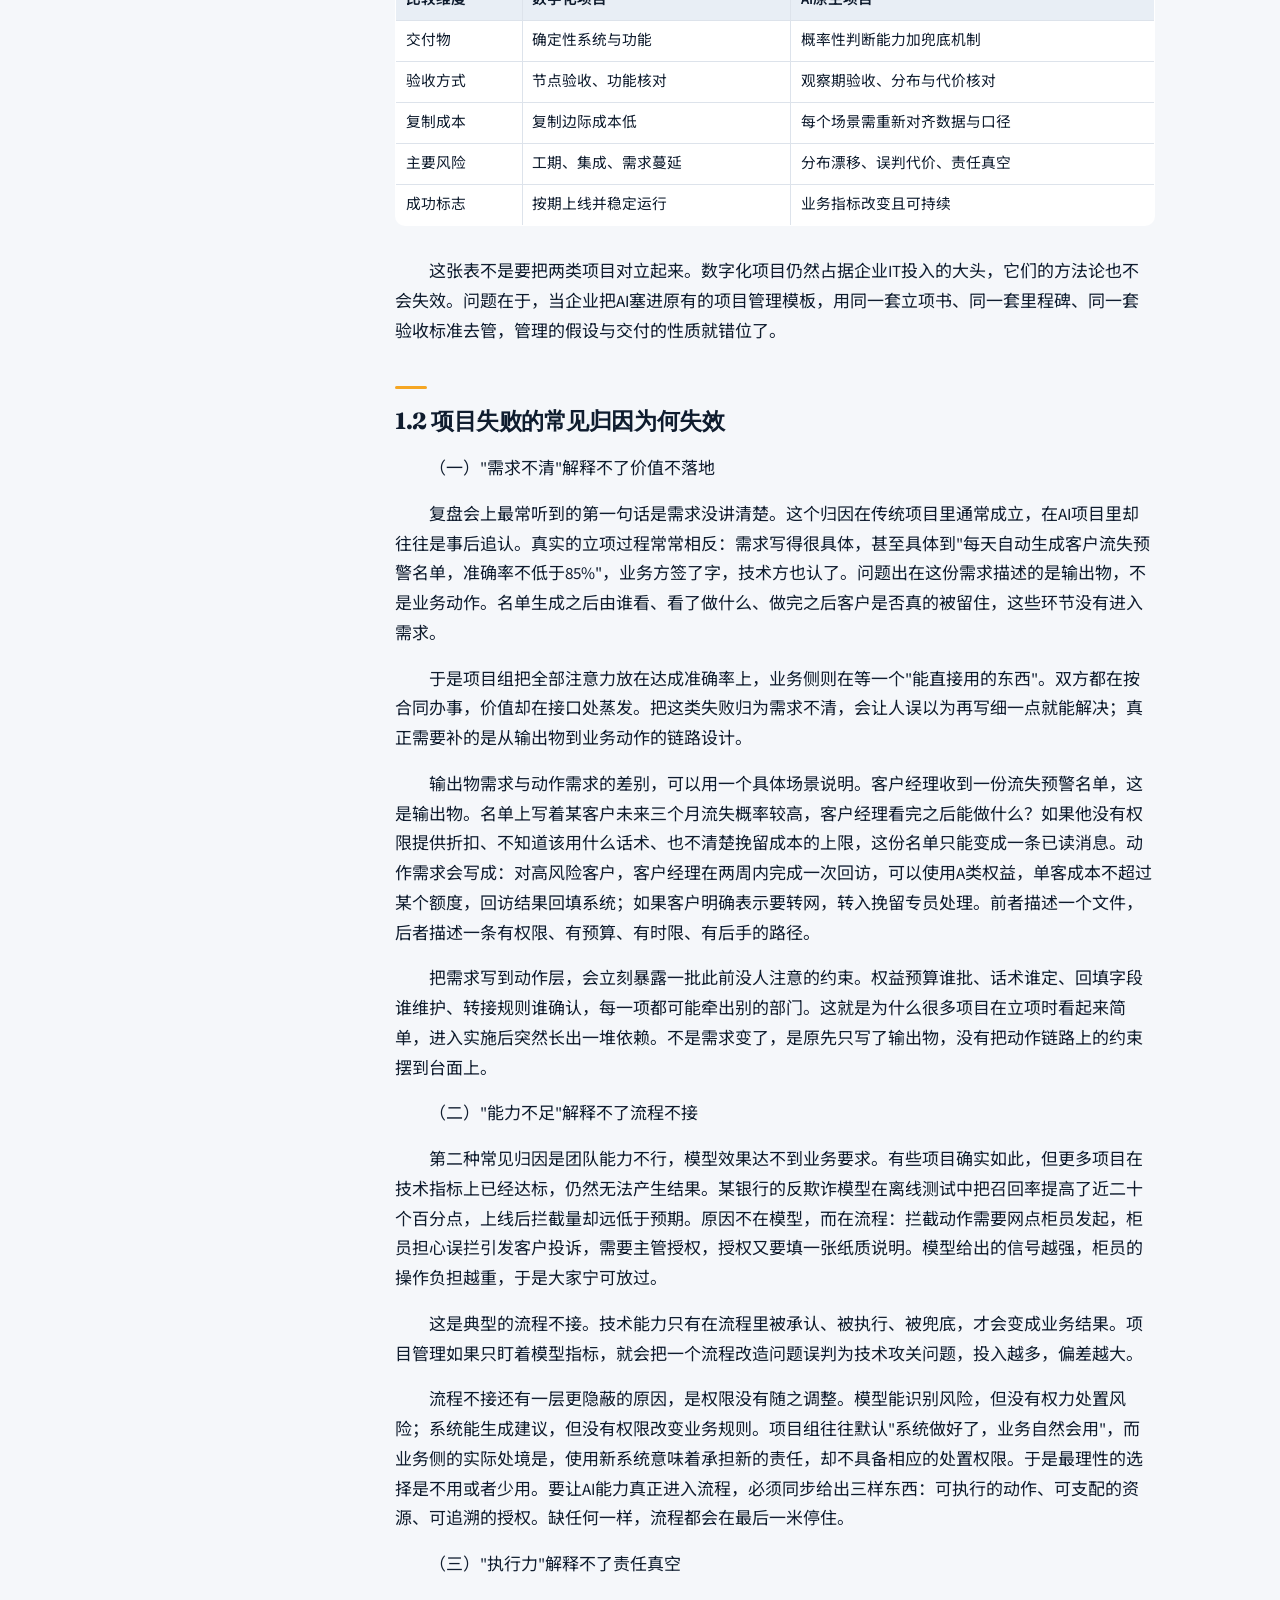
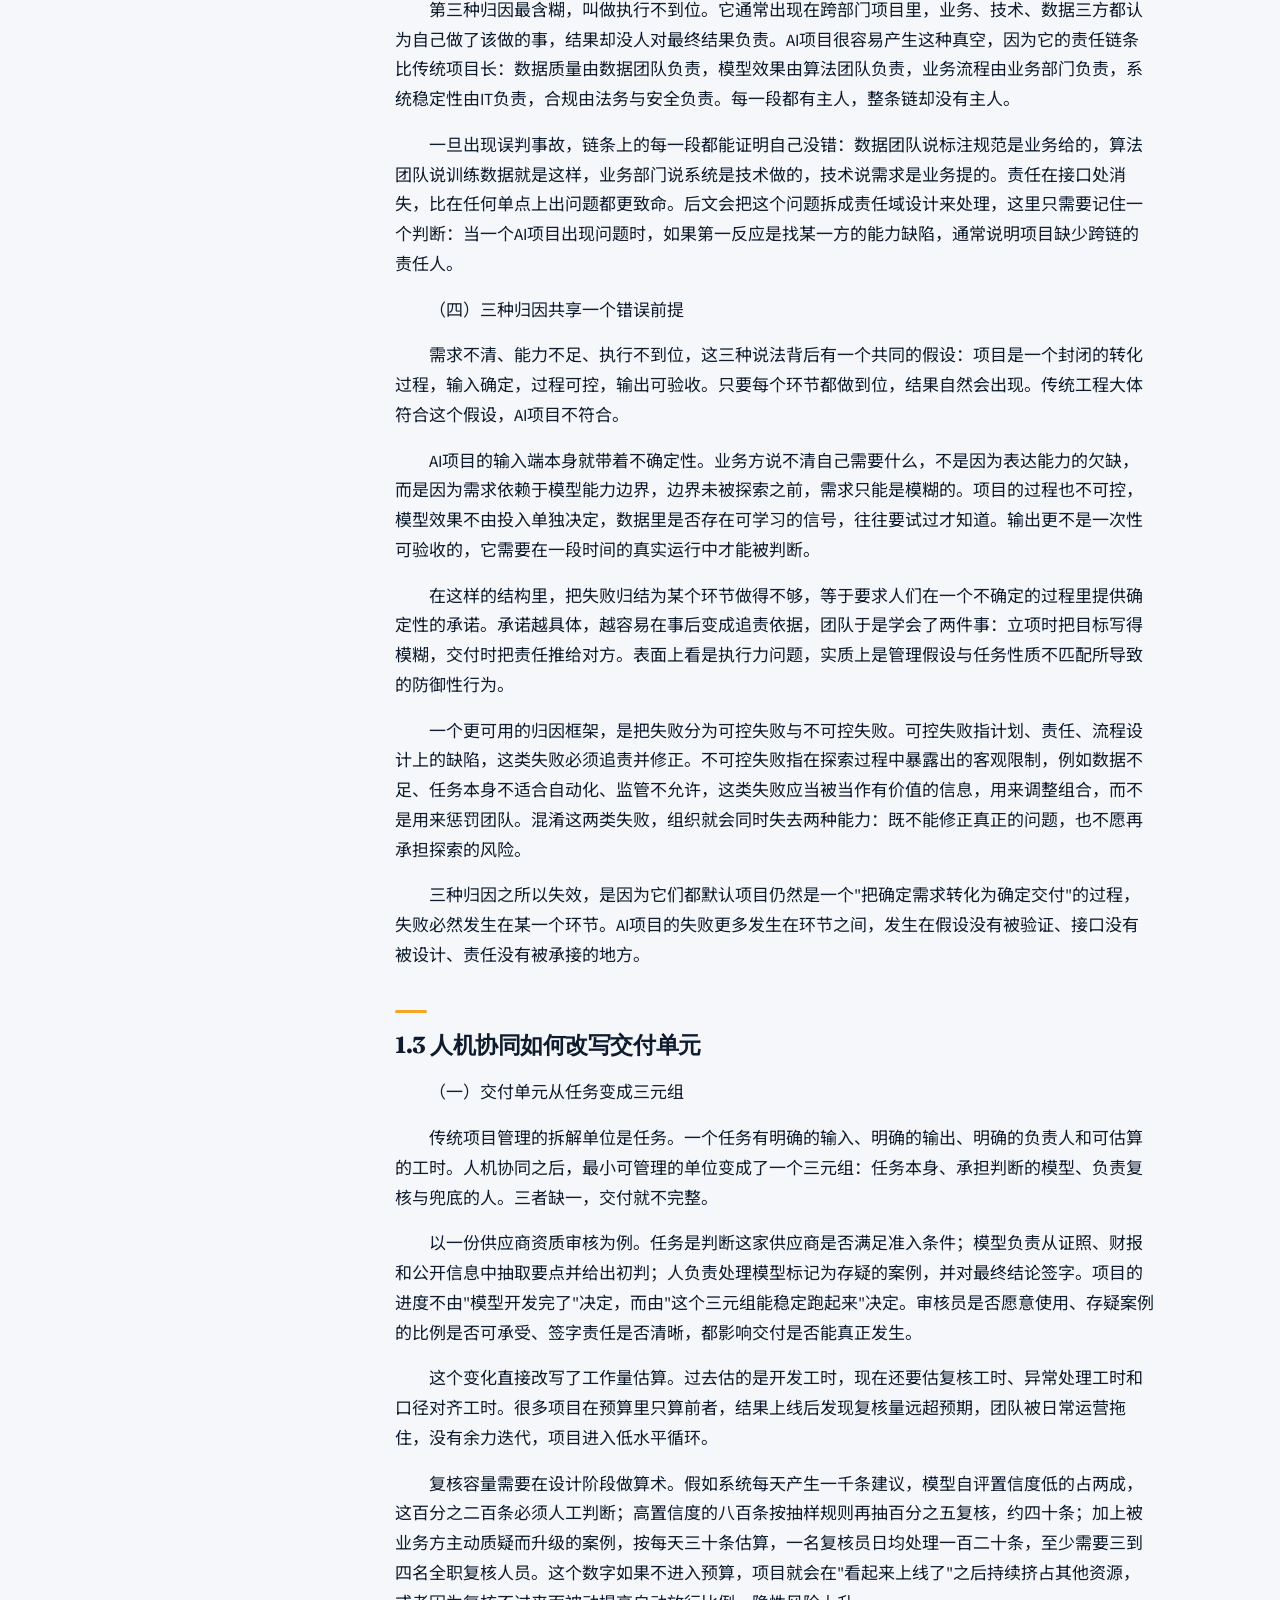
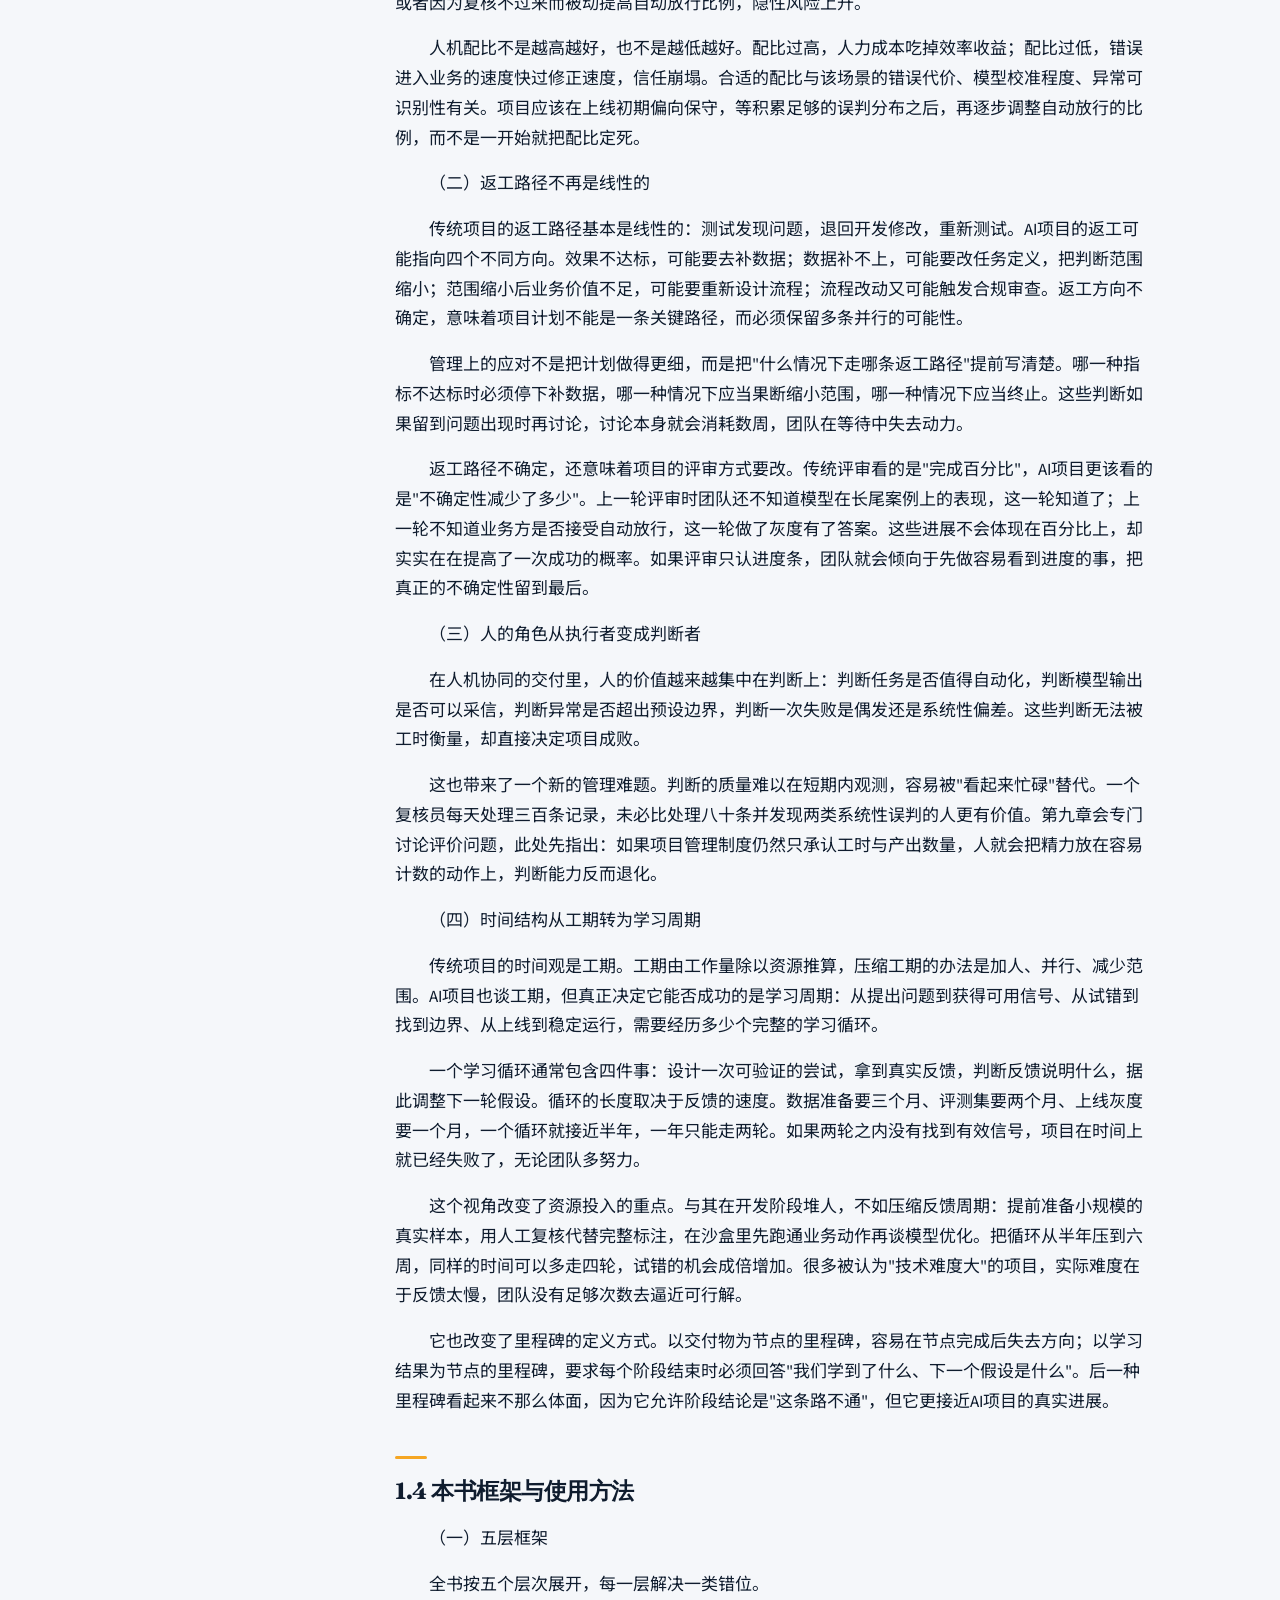
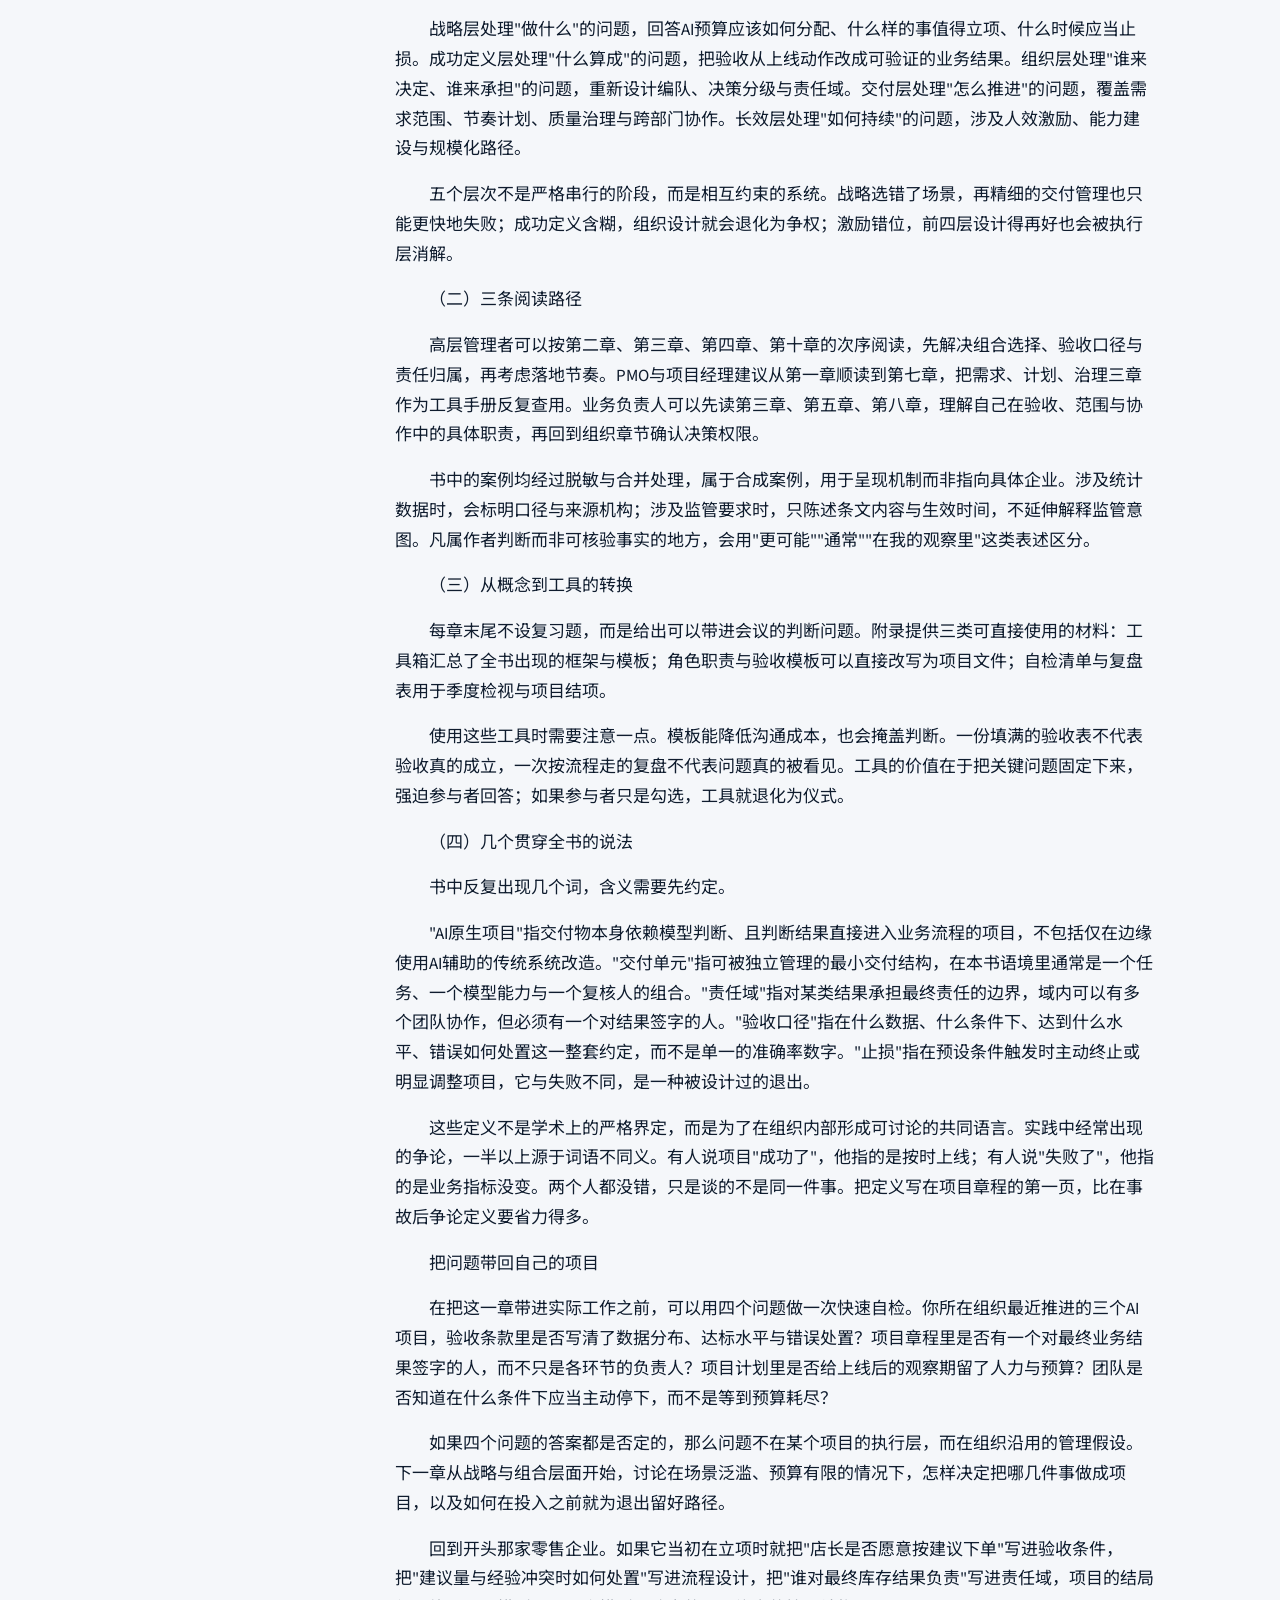
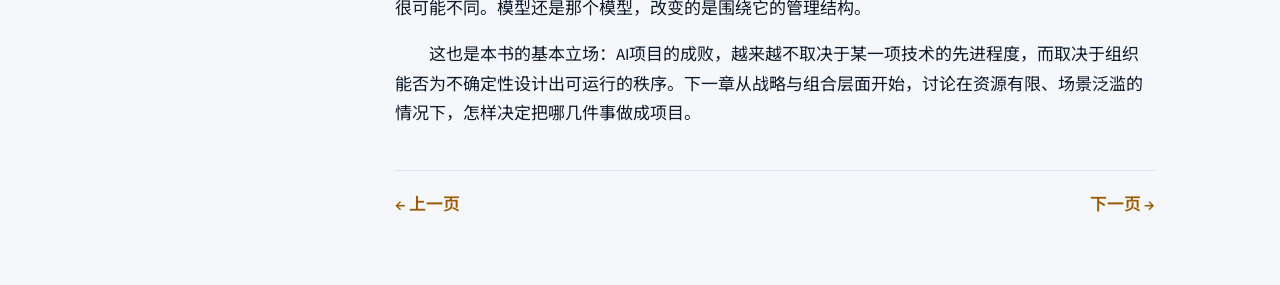
<file: ch01.html>
<!DOCTYPE html>
<html lang="zh-CN">
<head>
  <meta charset="UTF-8" />
  <meta name="viewport" content="width=device-width, initial-scale=1" />
  <title>第一章 重新理解AI组织中的项目 · AI组织项目管理升级</title>
  <link rel="preconnect" href="https://fonts.googleapis.com" />
  <link rel="preconnect" href="https://fonts.gstatic.com" crossorigin />
  <link href="https://fonts.googleapis.com/css2?family=Fraunces:opsz,wght@9..144,500;9..144,650&family=IBM+Plex+Mono:wght@400;500&family=Noto+Sans+SC:wght@400;500;700&family=Source+Sans+3:wght@400;600;700&display=swap" rel="stylesheet" />
  <link rel="stylesheet" href="styles.css" />
  <style>
:root {
  --ha-bg: #f5f7fa;
  --ha-sidebar: #f5f7fa;
  --ha-ink: #0f1c2e;
  --ha-muted: #6b7a8d;
  --ha-line: #dde3eb;
  --ha-active-bg: #e8eef5;
  --ha-accent: #f5a623;
  --ha-accent-ink: #1c1c1a;
}
body.hermes-book {
  background: var(--ha-bg) !important;
  color: var(--ha-ink);
  font-size: 17px;
  line-height: 1.75;
}
body.hermes-book a { color: #9a5b00; }
body.hermes-book a:hover { color: var(--ha-ink); }
.ha-shell {
  display: grid;
  grid-template-columns: 270px minmax(0, 1fr);
  min-height: 100vh;
}
.ha-sidebar {
  position: sticky;
  top: 0;
  align-self: start;
  height: 100vh;
  overflow-y: auto;
  padding: 1.25rem 1rem 1.5rem;
  border-right: 1px solid var(--ha-line);
  background: var(--ha-sidebar);
  display: flex;
  flex-direction: column;
  gap: 0.85rem;
}
.ha-back {
  display: inline-flex;
  align-items: center;
  gap: 0.35rem;
  color: var(--ha-muted) !important;
  text-decoration: none;
  font-size: 0.88rem;
}
.ha-back:hover { color: var(--ha-ink) !important; }
.ha-toc-label {
  font-size: 0.78rem;
  font-weight: 600;
  color: var(--ha-muted);
  letter-spacing: 0.06em;
  margin: 0.35rem 0 0.15rem;
}
.ha-chapters {
  list-style: none;
  margin: 0;
  padding: 0;
  display: flex;
  flex-direction: column;
  gap: 0.15rem;
}
.ha-chapters > li {
  border-radius: 10px;
}
.ha-chapters .chap-toggle {
  display: flex;
  align-items: flex-start;
  gap: 0.35rem;
  width: 100%;
  padding: 0.55rem 0.7rem;
  border: 0;
  border-radius: 10px;
  border-left: 3px solid transparent;
  background: transparent;
  color: var(--ha-muted);
  font: inherit;
  font-size: 0.9rem;
  line-height: 1.35;
  text-align: left;
  cursor: pointer;
}
.ha-chapters .chap-toggle:hover {
  background: rgba(15,28,46,0.04);
  color: var(--ha-ink);
}
.ha-chapters > li.open > .chap-toggle,
.ha-chapters > li.active > .chap-toggle {
  background: var(--ha-active-bg);
  color: var(--ha-ink);
  font-weight: 600;
  border-left-color: var(--ha-accent);
}
.ha-chapters .chap-caret {
  flex: 0 0 auto;
  width: 0.9rem;
  margin-top: 0.15rem;
  color: inherit;
  opacity: 0.7;
  transition: transform 0.15s ease;
}
.ha-chapters > li.open > .chap-toggle .chap-caret {
  transform: rotate(90deg);
}
.ha-chapters .chap-subs {
  list-style: none;
  margin: 0 0 0.35rem;
  padding: 0 0.4rem 0.25rem 1.35rem;
  display: none;
}
.ha-chapters > li.open > .chap-subs {
  display: grid;
  gap: 0.12rem;
}
.ha-chapters .chap-subs a {
  display: block;
  padding: 0.32rem 0.55rem;
  border-radius: 8px;
  text-decoration: none;
  color: var(--ha-muted);
  font-size: 0.82rem;
  line-height: 1.35;
}
.ha-chapters .chap-subs a:hover {
  background: rgba(15,28,46,0.04);
  color: var(--ha-ink);
}
.ha-chapters .chap-subs a.active {
  color: var(--ha-ink);
  font-weight: 600;
  background: rgba(31,111,235,0.08);
}
.ha-side-foot {
  margin-top: auto;
  padding-top: 1rem;
  border-top: 1px solid var(--ha-line);
  display: flex;
  flex-direction: column;
  gap: 0.55rem;
}
.ha-side-foot a {
  color: var(--ha-muted);
  text-decoration: none;
  font-size: 0.88rem;
}
.ha-side-foot a:hover { color: var(--ha-ink); }
.ha-main {
  min-width: 0;
  display: flex;
  flex-direction: column;
}
.ha-topbar {
  display: flex;
  align-items: center;
  justify-content: space-between;
  gap: 1rem;
  padding: 0.95rem 2rem;
  border-bottom: 1px solid var(--ha-line);
  background: rgba(245,247,250,0.92);
  backdrop-filter: blur(8px);
  position: sticky;
  top: 0;
  z-index: 5;
}
.ha-brand {
  display: inline-flex;
  align-items: center;
  gap: 0.55rem;
  text-decoration: none;
  color: var(--ha-ink);
  font-weight: 650;
  font-size: 0.98rem;
  letter-spacing: -0.02em;
}
.ha-brand-mark {
  width: 1.55rem;
  height: 1.55rem;
  border-radius: 6px;
  background: #0f1c2e;
  color: #fff;
  display: grid;
  place-items: center;
  font-size: 0.62rem;
  font-weight: 700;
  font-family: var(--font-mono);
}
.ha-top-links {
  display: flex;
  gap: 1.1rem;
  flex-wrap: wrap;
}
.ha-top-links a {
  color: var(--ha-muted);
  text-decoration: none;
  font-size: 0.9rem;
}
.ha-top-links a:hover { color: var(--ha-ink); }
.ha-article {
  width: min(760px, calc(100% - 3rem));
  margin: 0 auto;
  padding: 1.75rem 0 4rem;
}
.ha-meta {
  display: flex;
  justify-content: space-between;
  align-items: center;
  gap: 1rem;
  color: var(--ha-muted);
  font-size: 0.88rem;
  margin-bottom: 1.25rem;
}
.ha-meta a { color: inherit; text-decoration: none; }
.ha-meta a:hover { color: var(--ha-ink); }
.ha-chapter-head {
  display: flex;
  align-items: flex-start;
  gap: 0.9rem;
  margin-bottom: 1.5rem;
}
.ha-chapter-num {
  flex: 0 0 auto;
  min-width: 2.4rem;
  height: 2.4rem;
  padding: 0 0.55rem;
  border-radius: 8px;
  background: var(--ha-accent);
  color: var(--ha-accent-ink);
  display: grid;
  place-items: center;
  font-family: var(--font-mono);
  font-weight: 700;
  font-size: 0.95rem;
}
.ha-chapter-head h1 {
  margin: 0;
  font-size: clamp(1.55rem, 3vw, 2.15rem);
  border: none;
  padding: 0;
  letter-spacing: -0.03em;
}
.ha-section-list {
  list-style: none;
  margin: 0;
  padding: 0;
  display: flex;
  flex-direction: column;
  gap: 0.05rem;
}
.ha-section-list a {
  display: block;
  padding: 0.35rem 0.55rem;
  border-radius: 8px;
  text-decoration: none;
  color: var(--ha-muted);
  font-size: 0.82rem;
  line-height: 1.35;
}
.ha-section-list a:hover {
  background: rgba(15,28,46,0.04);
  color: var(--ha-ink);
}
.ha-content h2 {
  border-top: none;
  padding-top: 0.2rem;
  margin-top: 2.2rem;
}
.ha-content h2::before {
  content: "";
  display: block;
  width: 2rem;
  height: 3px;
  background: var(--ha-accent);
  margin-bottom: 0.75rem;
  border-radius: 2px;
}
.ha-content p { margin: 0 0 1rem; text-indent: 2em; }
.ha-sec-box {
  margin: 0 0 1.75rem;
  padding: 1rem 1.15rem 1.05rem;
  border-radius: 12px;
  background: #fff;
  border: 1px solid var(--ha-line);
}
.ha-sec-box .label {
  margin: 0 0 0.55rem;
  font-size: 0.82rem;
  font-weight: 700;
  color: var(--ha-muted);
  letter-spacing: 0.04em;
}
.ha-sec-box ul {
  list-style: none;
  margin: 0;
  padding: 0;
  display: grid;
  gap: 0.35rem;
}
.ha-sec-box a {
  text-decoration: none;
  color: var(--ha-ink);
  font-size: 0.95rem;
}
.ha-sec-box a:hover { color: #1554b5; }
.book-block {
  margin: 0 0 1rem;
  padding: 1rem 1.1rem 1.05rem;
  border-radius: 12px;
  background: #fff;
  border: 1px solid var(--ha-line);
}
.book-block h2 {
  margin: 0 0 0.55rem;
  font-size: 1.05rem;
  border: none;
  padding: 0;
  display: flex;
  gap: 0.65rem;
  align-items: baseline;
}
.book-block h2 a { text-decoration: none; color: var(--ha-ink); }
.book-block h2 .num {
  display: inline-grid;
  place-items: center;
  width: 1.85rem;
  height: 1.85rem;
  border-radius: 7px;
  background: var(--ha-accent);
  color: var(--ha-accent-ink);
  font-family: var(--font-mono);
  font-size: 0.82rem;
  font-weight: 700;
}
.book-block ul.secs {
  list-style: none;
  margin: 0;
  padding: 0;
  color: #3a4652;
  font-size: 0.92rem;
  display: grid;
  gap: 0.28rem;
}
.book-block ul.secs a { text-decoration: none; color: #3a4652; }
.book-block ul.secs a:hover { color: #1554b5; }
.figcap { color: var(--ha-muted); font-size: 0.9rem; text-align: center; margin: 0.25rem 0 1rem; }
.table-wrap { overflow-x: auto; margin: 1rem 0; }
.table-wrap table { width: 100%; border-collapse: collapse; font-size: 0.92rem; }
.table-wrap th, .table-wrap td { border: 1px solid var(--ha-line); padding: 0.45rem 0.6rem; text-align: left; vertical-align: top; }
.table-wrap th { background: #e8eef5; }
.figure img { max-width: 100%; height: auto; border-radius: 10px; border: 1px solid var(--ha-line); }
.ha-footer-nav {
  display: flex;
  justify-content: space-between;
  gap: 1rem;
  margin-top: 2.5rem;
  padding-top: 1.25rem;
  border-top: 1px solid var(--ha-line);
}
.ha-footer-nav a {
  text-decoration: none;
  color: var(--ha-ink);
  font-weight: 600;
}
.ha-index-list {
  list-style: none;
  margin: 0;
  padding: 0;
  display: flex;
  flex-direction: column;
  gap: 0.45rem;
}
.ha-index-list a {
  display: grid;
  grid-template-columns: 2.6rem 1fr;
  gap: 0.85rem;
  align-items: center;
  padding: 0.95rem 1rem;
  border-radius: 12px;
  text-decoration: none;
  color: var(--ha-ink);
  background: #fff;
  border: 1px solid var(--ha-line);
}
.ha-index-list a:hover { border-color: #c5d0de; background: #f8fafc; }
.ha-index-list .num {
  width: 2.4rem;
  height: 2.4rem;
  border-radius: 8px;
  background: var(--ha-accent);
  color: var(--ha-accent-ink);
  display: grid;
  place-items: center;
  font-family: var(--font-mono);
  font-weight: 700;
}
.ha-author {
  margin: 0 0 1.5rem;
  padding: 1.1rem 1.2rem;
  border-radius: 12px;
  background: #fff;
  border: 1px solid var(--ha-line);
}
.ha-author h2 {
  margin: 0 0 0.45rem;
  font-size: 1.05rem;
  border: none;
  padding: 0;
}
.ha-author p { margin: 0; color: #3a4652; font-size: 0.98rem; }
.ha-cover-thumb {
  display: inline-block;
  line-height: 0;
  border-radius: 8px;
  overflow: hidden;
  border: 1px solid var(--ha-line);
  margin: 0 0 1.25rem;
}
.ha-cover-thumb img {
  width: min(240px, 100%);
  height: auto;
  display: block;
}
@media (max-width: 920px) {
  .ha-shell { grid-template-columns: 1fr; }
  .ha-sidebar {
    position: static;
    height: auto;
    max-height: none;
    border-right: none;
    border-bottom: 1px solid var(--ha-line);
  }
  .ha-article { width: min(760px, calc(100% - 2rem)); }
  .ha-topbar { padding: 0.85rem 1rem; }
}
</style>
</head>
<body class="hermes-book">
  <div class="ha-shell">
    <aside class="ha-sidebar" aria-label="目录">
      <a class="ha-back" href="index.html">← 返回目录</a>
      <div class="ha-toc-label">目录</div>
      <ul class="ha-chapters">
        <li data-chap="ch00.html"><button type="button" class="chap-toggle" aria-expanded="false"><span class="chap-caret" aria-hidden="true">▸</span><span>前言</span></button><ul class="chap-subs"><li><a href="ch00.html#0-1-这本书想解决什么问题">0.1 这本书想解决什么问题</a></li><li><a href="ch00.html#0-2-写给谁看">0.2 写给谁看</a></li><li><a href="ch00.html#0-3-三个基本判断">0.3 三个基本判断</a></li><li><a href="ch00.html#0-4-全书结构">0.4 全书结构</a></li><li><a href="ch00.html#0-5-关于案例与数据的说明">0.5 关于案例与数据的说明</a></li><li><a href="ch00.html#0-6-一个提醒">0.6 一个提醒</a></li></ul></li><li class="open active" data-chap="ch01.html"><button type="button" class="chap-toggle" aria-expanded="true"><span class="chap-caret" aria-hidden="true">▸</span><span>第一章 重新理解AI组织中的项目</span></button><ul class="chap-subs"><li><a href="ch01.html#1-1-从数字化项目到AI原生项目">1.1 从数字化项目到AI原生项目</a></li><li><a href="ch01.html#1-2-项目失败的常见归因为何失效">1.2 项目失败的常见归因为何失效</a></li><li><a href="ch01.html#1-3-人机协同如何改写交付单元">1.3 人机协同如何改写交付单元</a></li><li><a href="ch01.html#1-4-本书框架与使用方法">1.4 本书框架与使用方法</a></li></ul></li><li data-chap="ch02.html"><button type="button" class="chap-toggle" aria-expanded="false"><span class="chap-caret" aria-hidden="true">▸</span><span>第二章 AI时代的项目战略与组合管理</span></button><ul class="chap-subs"><li><a href="ch02.html#2-1-从项目清单到能力与价值组合">2.1 从项目清单到能力与价值组合</a></li><li><a href="ch02.html#2-2-什么样的事值得做成项目">2.2 什么样的事值得做成项目</a></li><li><a href="ch02.html#2-3-AI投入的优先级与止损机制">2.3 AI投入的优先级与止损机制</a></li><li><a href="ch02.html#2-4-组合看板-战略对齐与资源再平衡">2.4 组合看板：战略对齐与资源再平衡</a></li></ul></li><li data-chap="ch03.html"><button type="button" class="chap-toggle" aria-expanded="false"><span class="chap-caret" aria-hidden="true">▸</span><span>第三章 重新定义项目成功</span></button><ul class="chap-subs"><li><a href="ch03.html#3-1-从按期上线到可验证的业务结果">3.1 从按期上线到可验证的业务结果</a></li><li><a href="ch03.html#3-2-过程指标-结果指标与学习指标">3.2 过程指标、结果指标与学习指标</a></li><li><a href="ch03.html#3-3-AI项目的验收口径怎么定">3.3 AI项目的验收口径怎么定</a></li><li><a href="ch03.html#3-4-失败-试点与规模化的判定标准">3.4 失败、试点与规模化的判定标准</a></li></ul></li><li data-chap="ch04.html"><button type="button" class="chap-toggle" aria-expanded="false"><span class="chap-caret" aria-hidden="true">▸</span><span>第四章 项目组织设计：角色、责任与决策权</span></button><ul class="chap-subs"><li><a href="ch04.html#4-1-产品-业务-数据-算法-工程如何编队">4.1 产品、业务、数据、算法、工程如何编队</a></li><li><a href="ch04.html#4-2-人机分工与关键决策分级">4.2 人机分工与关键决策分级</a></li><li><a href="ch04.html#4-3-项目经理的新定位-从进度官到协同设计师">4.3 项目经理的新定位：从进度官到协同设计师</a></li><li><a href="ch04.html#4-4-责任域-升级路径与决策台账">4.4 责任域、升级路径与决策台账</a></li></ul></li><li data-chap="ch05.html"><button type="button" class="chap-toggle" aria-expanded="false"><span class="chap-caret" aria-hidden="true">▸</span><span>第五章 需求与范围：把不确定变成可管理</span></button><ul class="chap-subs"><li><a href="ch05.html#5-1-AI需求为什么总是-看起来清楚-做起来漂移">5.1 AI需求为什么总是"看起来清楚、做起来漂移"</a></li><li><a href="ch05.html#5-2-问题定义-约束边界与不可自动化清单">5.2 问题定义、约束边界与不可自动化清单</a></li><li><a href="ch05.html#5-3-范围分层-MVP-增强版与禁区">5.3 范围分层：MVP、增强版与禁区</a></li><li><a href="ch05.html#5-4-变更控制-允许探索-但不允许无底线膨胀">5.4 变更控制：允许探索，但不允许无底线膨胀</a></li></ul></li><li data-chap="ch06.html"><button type="button" class="chap-toggle" aria-expanded="false"><span class="chap-caret" aria-hidden="true">▸</span><span>第六章 计划与交付：适配AI工作方式的节奏</span></button><ul class="chap-subs"><li><a href="ch06.html#6-1-为什么传统瀑布和纯敏捷都容易失灵">6.1 为什么传统瀑布和纯敏捷都容易失灵</a></li><li><a href="ch06.html#6-2-双轨节奏-探索轨与交付轨">6.2 双轨节奏：探索轨与交付轨</a></li><li><a href="ch06.html#6-3-里程碑设计-数据-模型-流程-治理四条线">6.3 里程碑设计：数据、模型、流程、治理四条线</a></li><li><a href="ch06.html#6-4-人机并行下的依赖管理与缓冲策略">6.4 人机并行下的依赖管理与缓冲策略</a></li></ul></li><li data-chap="ch07.html"><button type="button" class="chap-toggle" aria-expanded="false"><span class="chap-caret" aria-hidden="true">▸</span><span>第七章 质量、风险与合规治理</span></button><ul class="chap-subs"><li><a href="ch07.html#7-1-AI项目的质量不只是-测通了">7.1 AI项目的质量不只是"测通了"</a></li><li><a href="ch07.html#7-2-模型风险-数据风险-流程风险与责任风险">7.2 模型风险、数据风险、流程风险与责任风险</a></li><li><a href="ch07.html#7-3-验证机制-抽样-回测-人工复核与回滚">7.3 验证机制：抽样、回测、人工复核与回滚</a></li><li><a href="ch07.html#7-4-隐私-安全-伦理与审计如何嵌入交付">7.4 隐私、安全、伦理与审计如何嵌入交付</a></li></ul></li><li data-chap="ch08.html"><button type="button" class="chap-toggle" aria-expanded="false"><span class="chap-caret" aria-hidden="true">▸</span><span>第八章 协作机制：跨部门真正跑起来</span></button><ul class="chap-subs"><li><a href="ch08.html#8-1-AI项目协作失败的组织根因">8.1 AI项目协作失败的组织根因</a></li><li><a href="ch08.html#8-2-协同界面-输入-审核-例外-交接">8.2 协同界面：输入、审核、例外、交接</a></li><li><a href="ch08.html#8-3-会议-文档-智能体与知识沉淀怎么配">8.3 会议、文档、智能体与知识沉淀怎么配</a></li><li><a href="ch08.html#8-4-冲突处理-业务目标-技术可行与合规底线">8.4 冲突处理：业务目标、技术可行与合规底线</a></li></ul></li><li data-chap="ch09.html"><button type="button" class="chap-toggle" aria-expanded="false"><span class="chap-caret" aria-hidden="true">▸</span><span>第九章 人效与激励：让团队愿意用AI交付</span></button><ul class="chap-subs"><li><a href="ch09.html#9-1-从工时核算到判断密度与交付质量">9.1 从工时核算到判断密度与交付质量</a></li><li><a href="ch09.html#9-2-AI贡献如何进入项目评价">9.2 AI贡献如何进入项目评价</a></li><li><a href="ch09.html#9-3-项目经理-专家与执行角色的差异化激励">9.3 项目经理、专家与执行角色的差异化激励</a></li><li><a href="ch09.html#9-4-能力建设-项目团队的AI素养与带教机制">9.4 能力建设：项目团队的AI素养与带教机制</a></li></ul></li><li data-chap="ch10.html"><button type="button" class="chap-toggle" aria-expanded="false"><span class="chap-caret" aria-hidden="true">▸</span><span>第十章 落地路径：从试点到规模化升级</span></button><ul class="chap-subs"><li><a href="ch10.html#10-1-成熟度评估与改造切入点选择">10.1 成熟度评估与改造切入点选择</a></li><li><a href="ch10.html#10-2-90天升级计划与一年演进路线">10.2 90天升级计划与一年演进路线</a></li><li><a href="ch10.html#10-3-可复用的项目操作系统">10.3 可复用的项目操作系统</a></li><li><a href="ch10.html#10-4-典型场景案例与避坑清单">10.4 典型场景案例与避坑清单</a></li></ul></li><li data-chap="appendix.html"><button type="button" class="chap-toggle" aria-expanded="false"><span class="chap-caret" aria-hidden="true">▸</span><span>附录</span></button><ul class="chap-subs"><li><a href="appendix.html#A-1-AI项目管理工具箱">A.1 AI项目管理工具箱</a></li><li><a href="appendix.html#A-2-角色职责-决策分级与验收模板">A.2 角色职责、决策分级与验收模板</a></li><li><a href="appendix.html#A-3-自检清单与复盘表">A.3 自检清单与复盘表</a></li><li><a href="appendix.html#A-4-使用说明与常见误用">A.4 使用说明与常见误用</a></li></ul></li>
      </ul>
      <div class="ha-side-foot">
        <a href="cover.html">封面</a>
        <a href="index.html">目录</a>
      </div>
    </aside>
    <div class="ha-main">
      <header class="ha-topbar">
        <a class="ha-brand" href="index.html">
          <span class="ha-brand-mark">PM</span>
          AI组织项目管理升级
        </a>
        <div class="ha-top-links">
          <a href="cover.html">封面</a>
          <a href="index.html">目录</a>
        </div>
      </header>
      <article class="ha-article">
        <div class="ha-meta">
          <div><a href="index.html">目录</a> / 第01章</div>
          <div>赵登琴 著</div>
        </div>
        <div class="ha-chapter-head">
          <div class="ha-chapter-num">01</div>
          <h1>第一章 重新理解AI组织中的项目</h1>
        </div>
        <nav class="ha-sec-box" aria-label="本章小节">
          <div class="label">本章小节</div>
          <ul>
<li><a href="#1-1-从数字化项目到AI原生项目">1.1 从数字化项目到AI原生项目</a></li><li><a href="#1-2-项目失败的常见归因为何失效">1.2 项目失败的常见归因为何失效</a></li><li><a href="#1-3-人机协同如何改写交付单元">1.3 人机协同如何改写交付单元</a></li><li><a href="#1-4-本书框架与使用方法">1.4 本书框架与使用方法</a></li>
          </ul>
        </nav>
        <div class="ha-content">
<p>一家大型零售企业在2025年做过一次内部复盘。它的智能补货项目在技术评审中拿到了很高的分数，模型在历史数据上的预测准确率比原有规则高出十几个百分点，项目按计划上线，验收文档齐全。半年之后，区域仓的库存周转没有改善，缺货率反而上升。督导询问原因，店长给出的回答很朴素：系统每天给出的建议量和他们多年的订货经验冲突，没人敢照着下单，于是大家仍旧按老办法订货，只在月底把系统建议当作参考报表打印出来交差。</p>
<p>这类项目并不罕见。MIT的Project NANDA在2025年发布的《The GenAI Divide》报告里给出过一个刺眼的数字，按组织口径，约九成五的企业从生成式AI投资中没有获得可衡量的回报。报告同时给出另一组口径，在定制化的任务型工具里，被评估过的约占六成，进入试点的约占两成，真正走到生产部署的约为二十分之一。Gartner在2025年7月预测，到2027年底超过四成的代理型AI项目会因成本攀升、价值不清和风险控制不足而被取消。这些数字的基数各不相同，不能简单相加……但它们指向同一个现象：技术能力在快速进步，项目成功率却没有同步上升。</p>
<p>把原因归为"模型还不够好"是最省事的解释，也最容易误导。前面那家零售企业的模型并不差，它失败在别的地方。系统给出的是概率建议，店长需要的是可以承担责任的指令；算法团队交付的是一个预测值，业务侧需要的是一个能嵌进订货流程、遇到异常能退回人工的机制。项目的交付物在形式上完成了，在功能上却从未真正进入工作流。</p>
<p>这本书要处理的就是这段落差。它不讨论如何训练更好的模型，而讨论当交付物从"人做的任务"变成"人与模型共同完成的任务"之后，项目管理需要改哪些假设、换哪些工具、重建哪些责任关系。</p>
<h2 id="1-1-从数字化项目到AI原生项目">1.1 从数字化项目到AI原生项目</h2>
<p>（一）交付物的性质发生了变化</p>
<p>数字化项目的典型交付物是一套确定性的系统。需求可以被穷举，规则可以被写死，输入相同则输出相同，验收的方式是核对功能清单。ERP上线、流程审批系统改造、报表平台迁移，都属于这一类。它们的复杂度很高，但复杂度是"可分解的复杂"，只要拆得足够细、接口定义得足够清楚，工程上总能收敛。</p>
<p>AI原生项目的交付物不是一套规则，而是一个带有概率性的判断能力。同样一段客服对话，模型这次判为投诉、下次可能判为咨询；同样一张票据，光照和角度变化就会改变识别结果。交付物的行为依赖数据分布，而数据分布会随业务变化漂移。项目团队交付的不是"已经确定的答案"，而是"在给定条件下达到某个水平的判断能力"，以及围绕这个能力的一整套兜底安排。</p>
<p>这个差别带来的第一个后果是验收对象变了。过去验收系统，核对的是"有没有这个功能"；现在验收一个AI能力，必须回答"在什么分布上、达到什么水平、错了以后怎么办"。三个问题缺一个，验收就无法成立。很多项目在验收表上写着"准确率达到九成五"，却没有写清这个九成五是在哪个样本集上、由谁标注、错判的代价如何分布。这样的验收条款签了字，也只是把争议推迟到上线之后。</p>
<p>错误代价的不对称，是AI交付里最容易被忽略的经济学。医疗影像筛查漏掉一个病灶与多标一个疑似，代价相差几个数量级。反欺诈模型误拦一笔正常交易，损失的是一位客户的信任，放过一笔欺诈，损失的可能是几十万现金。同一个准确率数字，放在不同的代价结构里，最优的阈值相差很远。项目组如果不把代价结构写进验收，模型调优就只能凭感觉选阈值，业务侧也很难判断这个系统到底能不能用。</p>
<p>合理的做法是把验收写成一组带条件的承诺：在什么样的输入分布下，漏判率不超过多少，误判率不超过多少，单次误判的平均处置成本不超过多少，超出边界时由谁在多久之内接管。这样的条款不优雅，却可以被检验，也可以在出问题时定位到底哪一条承诺没有被兑现。</p>
<p>（二）验收从一次判定变成持续观测</p>
<p>数字化项目的验收有一个明确的时间点。系统切换完成、数据迁移核对无误、用户培训结束，项目就可以关账，之后进入运维期。AI项目的验收更像一段观察期。模型上线只是开始，真实的输入分布、真实的用户行为、真实的异常类型都会在上线后陆续出现，前三个月的表现往往与测试环境差别很大。</p>
<p>这意味着项目管理必须为"上线后仍然需要投入"预留资源与责任。很多企业在立项时把预算全部押在开发阶段，上线之后没有人力做监控、没有机制处理误判、没有权限做模型调整，项目在纸面上成功，在运营上搁浅。合理的做法是在立项时就把观察期写进计划，明确观察期的长度、观测指标、责任人，以及观察期内允许的调整范围。观察期不是拖延交付的借口，它是AI交付结构的一部分。</p>
<p>（三）边际成本结构不同于软件复制</p>
<p>一套软件做好之后，复制给第二个业务部门的边际成本很低。AI能力不是这样。模型可以复制，数据管道、标注规则、业务口径、异常处理流程往往要重做。把A事业部效果不错的合同审查助手搬到B事业部，第一件要做的事不是部署模型，而是重新对齐两边的合同类型、审批权限和风险偏好。</p>
<p>这解释了为什么AI项目常常"一单一议"，也解释了为什么企业级AI的投入产出比难以线性外推。项目管理的含义是：不要把单点成功直接当作可复制能力，必须在项目设计阶段就区分"这一次交付"与"这一类能力"。前者关注本场景达标，后者关注接口、数据规范、评测集和运营流程能否沉淀成可复用的组件。不做这个区分，企业会重复支付同样的学习成本。</p>
<p>（四）组织的吸收能力成为交付变量</p>
<p>同样的模型能力，放进不同组织，产出差别可能远超模型本身的差距。原因在于组织吸收新能力需要付出额外成本，这部分成本过去很少被计入项目计划。</p>
<p>吸收成本的第一种表现是口径对齐。财务口径里的"逾期"与业务口径里的"逾期"常常不是一回事，销售说的"活跃客户"与数据仓库里的"活跃"定义也可能相差三成。模型不会自动理解这些差别，它只会学习数据里呈现的模式。项目组如果不在早期把这些定义逐条对齐，后面每一次指标异常都会变成一场关于定义的争论，工期在争论中消耗。</p>
<p>第二种表现是操作习惯迁移。一个人用了十年Excel，突然要他在系统里逐条确认模型建议，效率在短期内一定下降。这段下降期如果没有被预判，业务侧会得出"新系统更麻烦"的结论，进而消极使用。有效的项目会在切换期安排双轨运行、设置过渡指标、安排现场支持，把这段摩擦成本显性化。</p>
<p>第三种表现是管理注意力的分配。AI项目需要业务负责人定期看误判样本、参与边界讨论，这些工作不产生即时产出，却决定项目能否收敛。如果业务负责人被日常经营占满，只在评审会上露面，项目就失去了最重要的判断输入。立项时把业务负责人的参与时间写进计划，比在章程里写一句"足够重视"有用得多。</p>
<p>吸收能力不是软性条件，它可以直接改变项目周期。一个吸收能力弱的组织，即使拿到成熟方案，也会在接口、习惯与注意力三处反复消耗；一个吸收能力强的组织，用不够完美的模型也能通过流程设计把结果做出来。项目管理的任务之一，就是在立项阶段评估这种能力，并据此调整节奏与预期，而不是把差距留到上线后由业务承担。</p>
<p>把三类差别放在一起看，AI原生项目与数字化项目的分野就清楚了。</p>
<div class="table-wrap"><table>
<tr><th>比较维度</th><th>数字化项目</th><th>AI原生项目</th></tr>
<tr><td>交付物</td><td>确定性系统与功能</td><td>概率性判断能力加兜底机制</td></tr>
<tr><td>验收方式</td><td>节点验收、功能核对</td><td>观察期验收、分布与代价核对</td></tr>
<tr><td>复制成本</td><td>复制边际成本低</td><td>每个场景需重新对齐数据与口径</td></tr>
<tr><td>主要风险</td><td>工期、集成、需求蔓延</td><td>分布漂移、误判代价、责任真空</td></tr>
<tr><td>成功标志</td><td>按期上线并稳定运行</td><td>业务指标改变且可持续</td></tr>
</table></div>
<p>这张表不是要把两类项目对立起来。数字化项目仍然占据企业IT投入的大头，它们的方法论也不会失效。问题在于，当企业把AI塞进原有的项目管理模板，用同一套立项书、同一套里程碑、同一套验收标准去管，管理的假设与交付的性质就错位了。</p>
<h2 id="1-2-项目失败的常见归因为何失效">1.2 项目失败的常见归因为何失效</h2>
<p>（一）"需求不清"解释不了价值不落地</p>
<p>复盘会上最常听到的第一句话是需求没讲清楚。这个归因在传统项目里通常成立，在AI项目里却往往是事后追认。真实的立项过程常常相反：需求写得很具体，甚至具体到"每天自动生成客户流失预警名单，准确率不低于85%"，业务方签了字，技术方也认了。问题出在这份需求描述的是输出物，不是业务动作。名单生成之后由谁看、看了做什么、做完之后客户是否真的被留住，这些环节没有进入需求。</p>
<p>于是项目组把全部注意力放在达成准确率上，业务侧则在等一个"能直接用的东西"。双方都在按合同办事，价值却在接口处蒸发。把这类失败归为需求不清，会让人误以为再写细一点就能解决；真正需要补的是从输出物到业务动作的链路设计。</p>
<p>输出物需求与动作需求的差别，可以用一个具体场景说明。客户经理收到一份流失预警名单，这是输出物。名单上写着某客户未来三个月流失概率较高，客户经理看完之后能做什么？如果他没有权限提供折扣、不知道该用什么话术、也不清楚挽留成本的上限，这份名单只能变成一条已读消息。动作需求会写成：对高风险客户，客户经理在两周内完成一次回访，可以使用A类权益，单客成本不超过某个额度，回访结果回填系统；如果客户明确表示要转网，转入挽留专员处理。前者描述一个文件，后者描述一条有权限、有预算、有时限、有后手的路径。</p>
<p>把需求写到动作层，会立刻暴露一批此前没人注意的约束。权益预算谁批、话术谁定、回填字段谁维护、转接规则谁确认，每一项都可能牵出别的部门。这就是为什么很多项目在立项时看起来简单，进入实施后突然长出一堆依赖。不是需求变了，是原先只写了输出物，没有把动作链路上的约束摆到台面上。</p>
<p>（二）"能力不足"解释不了流程不接</p>
<p>第二种常见归因是团队能力不行，模型效果达不到业务要求。有些项目确实如此，但更多项目在技术指标上已经达标，仍然无法产生结果。某银行的反欺诈模型在离线测试中把召回率提高了近二十个百分点，上线后拦截量却远低于预期。原因不在模型，而在流程：拦截动作需要网点柜员发起，柜员担心误拦引发客户投诉，需要主管授权，授权又要填一张纸质说明。模型给出的信号越强，柜员的操作负担越重，于是大家宁可放过。</p>
<p>这是典型的流程不接。技术能力只有在流程里被承认、被执行、被兜底，才会变成业务结果。项目管理如果只盯着模型指标，就会把一个流程改造问题误判为技术攻关问题，投入越多，偏差越大。</p>
<p>流程不接还有一层更隐蔽的原因，是权限没有随之调整。模型能识别风险，但没有权力处置风险；系统能生成建议，但没有权限改变业务规则。项目组往往默认"系统做好了，业务自然会用"，而业务侧的实际处境是，使用新系统意味着承担新的责任，却不具备相应的处置权限。于是最理性的选择是不用或者少用。要让AI能力真正进入流程，必须同步给出三样东西：可执行的动作、可支配的资源、可追溯的授权。缺任何一样，流程都会在最后一米停住。</p>
<p>（三）"执行力"解释不了责任真空</p>
<p>第三种归因最含糊，叫做执行不到位。它通常出现在跨部门项目里，业务、技术、数据三方都认为自己做了该做的事，结果却没人对最终结果负责。AI项目很容易产生这种真空，因为它的责任链条比传统项目长：数据质量由数据团队负责，模型效果由算法团队负责，业务流程由业务部门负责，系统稳定性由IT负责，合规由法务与安全负责。每一段都有主人，整条链却没有主人。</p>
<p>一旦出现误判事故，链条上的每一段都能证明自己没错：数据团队说标注规范是业务给的，算法团队说训练数据就是这样，业务部门说系统是技术做的，技术说需求是业务提的。责任在接口处消失，比在任何单点上出问题都更致命。后文会把这个问题拆成责任域设计来处理，这里只需要记住一个判断：当一个AI项目出现问题时，如果第一反应是找某一方的能力缺陷，通常说明项目缺少跨链的责任人。</p>
<p>（四）三种归因共享一个错误前提</p>
<p>需求不清、能力不足、执行不到位，这三种说法背后有一个共同的假设：项目是一个封闭的转化过程，输入确定，过程可控，输出可验收。只要每个环节都做到位，结果自然会出现。传统工程大体符合这个假设，AI项目不符合。</p>
<p>AI项目的输入端本身就带着不确定性。业务方说不清自己需要什么，不是因为表达能力的欠缺，而是因为需求依赖于模型能力边界，边界未被探索之前，需求只能是模糊的。项目的过程也不可控，模型效果不由投入单独决定，数据里是否存在可学习的信号，往往要试过才知道。输出更不是一次性可验收的，它需要在一段时间的真实运行中才能被判断。</p>
<p>在这样的结构里，把失败归结为某个环节做得不够，等于要求人们在一个不确定的过程里提供确定性的承诺。承诺越具体，越容易在事后变成追责依据，团队于是学会了两件事：立项时把目标写得模糊，交付时把责任推给对方。表面上看是执行力问题，实质上是管理假设与任务性质不匹配所导致的防御性行为。</p>
<p>一个更可用的归因框架，是把失败分为可控失败与不可控失败。可控失败指计划、责任、流程设计上的缺陷，这类失败必须追责并修正。不可控失败指在探索过程中暴露出的客观限制，例如数据不足、任务本身不适合自动化、监管不允许，这类失败应当被当作有价值的信息，用来调整组合，而不是用来惩罚团队。混淆这两类失败，组织就会同时失去两种能力：既不能修正真正的问题，也不愿再承担探索的风险。</p>
<p>三种归因之所以失效，是因为它们都默认项目仍然是一个"把确定需求转化为确定交付"的过程，失败必然发生在某一个环节。AI项目的失败更多发生在环节之间，发生在假设没有被验证、接口没有被设计、责任没有被承接的地方。</p>
<h2 id="1-3-人机协同如何改写交付单元">1.3 人机协同如何改写交付单元</h2>
<p>（一）交付单元从任务变成三元组</p>
<p>传统项目管理的拆解单位是任务。一个任务有明确的输入、明确的输出、明确的负责人和可估算的工时。人机协同之后，最小可管理的单位变成了一个三元组：任务本身、承担判断的模型、负责复核与兜底的人。三者缺一，交付就不完整。</p>
<p>以一份供应商资质审核为例。任务是判断这家供应商是否满足准入条件；模型负责从证照、财报和公开信息中抽取要点并给出初判；人负责处理模型标记为存疑的案例，并对最终结论签字。项目的进度不由"模型开发完了"决定，而由"这个三元组能稳定跑起来"决定。审核员是否愿意使用、存疑案例的比例是否可承受、签字责任是否清晰，都影响交付是否能真正发生。</p>
<p>这个变化直接改写了工作量估算。过去估的是开发工时，现在还要估复核工时、异常处理工时和口径对齐工时。很多项目在预算里只算前者，结果上线后发现复核量远超预期，团队被日常运营拖住，没有余力迭代，项目进入低水平循环。</p>
<p>复核容量需要在设计阶段做算术。假如系统每天产生一千条建议，模型自评置信度低的占两成，这百分之二百条必须人工判断；高置信度的八百条按抽样规则再抽百分之五复核，约四十条；加上被业务方主动质疑而升级的案例，按每天三十条估算，一名复核员日均处理一百二十条，至少需要三到四名全职复核人员。这个数字如果不进入预算，项目就会在"看起来上线了"之后持续挤占其他资源，或者因为复核不过来而被动提高自动放行比例，隐性风险上升。</p>
<p>人机配比不是越高越好，也不是越低越好。配比过高，人力成本吃掉效率收益；配比过低，错误进入业务的速度快过修正速度，信任崩塌。合适的配比与该场景的错误代价、模型校准程度、异常可识别性有关。项目应该在上线初期偏向保守，等积累足够的误判分布之后，再逐步调整自动放行的比例，而不是一开始就把配比定死。</p>
<p>（二）返工路径不再是线性的</p>
<p>传统项目的返工路径基本是线性的：测试发现问题，退回开发修改，重新测试。AI项目的返工可能指向四个不同方向。效果不达标，可能要去补数据；数据补不上，可能要改任务定义，把判断范围缩小；范围缩小后业务价值不足，可能要重新设计流程；流程改动又可能触发合规审查。返工方向不确定，意味着项目计划不能是一条关键路径，而必须保留多条并行的可能性。</p>
<p>管理上的应对不是把计划做得更细，而是把"什么情况下走哪条返工路径"提前写清楚。哪一种指标不达标时必须停下补数据，哪一种情况下应当果断缩小范围，哪一种情况下应当终止。这些判断如果留到问题出现时再讨论，讨论本身就会消耗数周，团队在等待中失去动力。</p>
<p>返工路径不确定，还意味着项目的评审方式要改。传统评审看的是"完成百分比"，AI项目更该看的是"不确定性减少了多少"。上一轮评审时团队还不知道模型在长尾案例上的表现，这一轮知道了；上一轮不知道业务方是否接受自动放行，这一轮做了灰度有了答案。这些进展不会体现在百分比上，却实实在在提高了一次成功的概率。如果评审只认进度条，团队就会倾向于先做容易看到进度的事，把真正的不确定性留到最后。</p>
<p>（三）人的角色从执行者变成判断者</p>
<p>在人机协同的交付里，人的价值越来越集中在判断上：判断任务是否值得自动化，判断模型输出是否可以采信，判断异常是否超出预设边界，判断一次失败是偶发还是系统性偏差。这些判断无法被工时衡量，却直接决定项目成败。</p>
<p>这也带来了一个新的管理难题。判断的质量难以在短期内观测，容易被"看起来忙碌"替代。一个复核员每天处理三百条记录，未必比处理八十条并发现两类系统性误判的人更有价值。第九章会专门讨论评价问题，此处先指出：如果项目管理制度仍然只承认工时与产出数量，人就会把精力放在容易计数的动作上，判断能力反而退化。</p>
<p>（四）时间结构从工期转为学习周期</p>
<p>传统项目的时间观是工期。工期由工作量除以资源推算，压缩工期的办法是加人、并行、减少范围。AI项目也谈工期，但真正决定它能否成功的是学习周期：从提出问题到获得可用信号、从试错到找到边界、从上线到稳定运行，需要经历多少个完整的学习循环。</p>
<p>一个学习循环通常包含四件事：设计一次可验证的尝试，拿到真实反馈，判断反馈说明什么，据此调整下一轮假设。循环的长度取决于反馈的速度。数据准备要三个月、评测集要两个月、上线灰度要一个月，一个循环就接近半年，一年只能走两轮。如果两轮之内没有找到有效信号，项目在时间上就已经失败了，无论团队多努力。</p>
<p>这个视角改变了资源投入的重点。与其在开发阶段堆人，不如压缩反馈周期：提前准备小规模的真实样本，用人工复核代替完整标注，在沙盒里先跑通业务动作再谈模型优化。把循环从半年压到六周，同样的时间可以多走四轮，试错的机会成倍增加。很多被认为"技术难度大"的项目，实际难度在于反馈太慢，团队没有足够次数去逼近可行解。</p>
<p>它也改变了里程碑的定义方式。以交付物为节点的里程碑，容易在节点完成后失去方向；以学习结果为节点的里程碑，要求每个阶段结束时必须回答"我们学到了什么、下一个假设是什么"。后一种里程碑看起来不那么体面，因为它允许阶段结论是"这条路不通"，但它更接近AI项目的真实进展。</p>
<h2 id="1-4-本书框架与使用方法">1.4 本书框架与使用方法</h2>
<p>（一）五层框架</p>
<p>全书按五个层次展开，每一层解决一类错位。</p>
<p>战略层处理"做什么"的问题，回答AI预算应该如何分配、什么样的事值得立项、什么时候应当止损。成功定义层处理"什么算成"的问题，把验收从上线动作改成可验证的业务结果。组织层处理"谁来决定、谁来承担"的问题，重新设计编队、决策分级与责任域。交付层处理"怎么推进"的问题，覆盖需求范围、节奏计划、质量治理与跨部门协作。长效层处理"如何持续"的问题，涉及人效激励、能力建设与规模化路径。</p>
<p>五个层次不是严格串行的阶段，而是相互约束的系统。战略选错了场景，再精细的交付管理也只能更快地失败；成功定义含糊，组织设计就会退化为争权；激励错位，前四层设计得再好也会被执行层消解。</p>
<p>（二）三条阅读路径</p>
<p>高层管理者可以按第二章、第三章、第四章、第十章的次序阅读，先解决组合选择、验收口径与责任归属，再考虑落地节奏。PMO与项目经理建议从第一章顺读到第七章，把需求、计划、治理三章作为工具手册反复查用。业务负责人可以先读第三章、第五章、第八章，理解自己在验收、范围与协作中的具体职责，再回到组织章节确认决策权限。</p>
<p>书中的案例均经过脱敏与合并处理，属于合成案例，用于呈现机制而非指向具体企业。涉及统计数据时，会标明口径与来源机构；涉及监管要求时，只陈述条文内容与生效时间，不延伸解释监管意图。凡属作者判断而非可核验事实的地方，会用"更可能""通常""在我的观察里"这类表述区分。</p>
<p>（三）从概念到工具的转换</p>
<p>每章末尾不设复习题，而是给出可以带进会议的判断问题。附录提供三类可直接使用的材料：工具箱汇总了全书出现的框架与模板；角色职责与验收模板可以直接改写为项目文件；自检清单与复盘表用于季度检视与项目结项。</p>
<p>使用这些工具时需要注意一点。模板能降低沟通成本，也会掩盖判断。一份填满的验收表不代表验收真的成立，一次按流程走的复盘不代表问题真的被看见。工具的价值在于把关键问题固定下来，强迫参与者回答；如果参与者只是勾选，工具就退化为仪式。</p>
<p>（四）几个贯穿全书的说法</p>
<p>书中反复出现几个词，含义需要先约定。</p>
<p>"AI原生项目"指交付物本身依赖模型判断、且判断结果直接进入业务流程的项目，不包括仅在边缘使用AI辅助的传统系统改造。"交付单元"指可被独立管理的最小交付结构，在本书语境里通常是一个任务、一个模型能力与一个复核人的组合。"责任域"指对某类结果承担最终责任的边界，域内可以有多个团队协作，但必须有一个对结果签字的人。"验收口径"指在什么数据、什么条件下、达到什么水平、错误如何处置这一整套约定，而不是单一的准确率数字。"止损"指在预设条件触发时主动终止或明显调整项目，它与失败不同，是一种被设计过的退出。</p>
<p>这些定义不是学术上的严格界定，而是为了在组织内部形成可讨论的共同语言。实践中经常出现的争论，一半以上源于词语不同义。有人说项目"成功了"，他指的是按时上线；有人说"失败了"，他指的是业务指标没变。两个人都没错，只是谈的不是同一件事。把定义写在项目章程的第一页，比在事故后争论定义要省力得多。</p>
<p>把问题带回自己的项目</p>
<p>在把这一章带进实际工作之前，可以用四个问题做一次快速自检。你所在组织最近推进的三个AI项目，验收条款里是否写清了数据分布、达标水平与错误处置？项目章程里是否有一个对最终业务结果签字的人，而不只是各环节的负责人？项目计划里是否给上线后的观察期留了人力与预算？团队是否知道在什么条件下应当主动停下，而不是等到预算耗尽？</p>
<p>如果四个问题的答案都是否定的，那么问题不在某个项目的执行层，而在组织沿用的管理假设。下一章从战略与组合层面开始，讨论在场景泛滥、预算有限的情况下，怎样决定把哪几件事做成项目，以及如何在投入之前就为退出留好路径。</p>
<p>回到开头那家零售企业。如果它当初在立项时就把"店长是否愿意按建议下单"写进验收条件，把"建议量与经验冲突时如何处置"写进流程设计，把"谁对最终库存结果负责"写进责任域，项目的结局很可能不同。模型还是那个模型，改变的是围绕它的管理结构。</p>
<p>这也是本书的基本立场：AI项目的成败，越来越不取决于某一项技术的先进程度，而取决于组织能否为不确定性设计出可运行的秩序。下一章从战略与组合层面开始，讨论在资源有限、场景泛滥的情况下，怎样决定把哪几件事做成项目。</p>
        </div>
        <div class="ha-footer-nav">
          <a href="ch00.html">← 上一页</a>
          <a href="ch02.html">下一页 →</a>
        </div>
      </article>
    </div>
  </div>
  
<script>
(function () {
  var list = document.querySelector(".ha-chapters");
  if (!list) return;
  list.addEventListener("click", function (e) {
    var btn = e.target.closest(".chap-toggle");
    if (!btn || !list.contains(btn)) return;
    var li = btn.closest("li[data-chap]");
    if (!li) return;
    var willOpen = !li.classList.contains("open");
    list.querySelectorAll("li[data-chap]").forEach(function (item) {
      item.classList.remove("open");
      var b = item.querySelector(".chap-toggle");
      if (b) b.setAttribute("aria-expanded", "false");
    });
    if (willOpen) {
      li.classList.add("open");
      btn.setAttribute("aria-expanded", "true");
      // 第一次展开时进入该章正文；已在本章则只展开小节
      var href = li.getAttribute("data-chap");
      var file = (location.pathname.split("/").pop() || "");
      if (href && file !== href && !file.endsWith("/" + href)) {
        location.href = href;
      }
    }
  });
})();
</script>

</body>
</html>
</file>
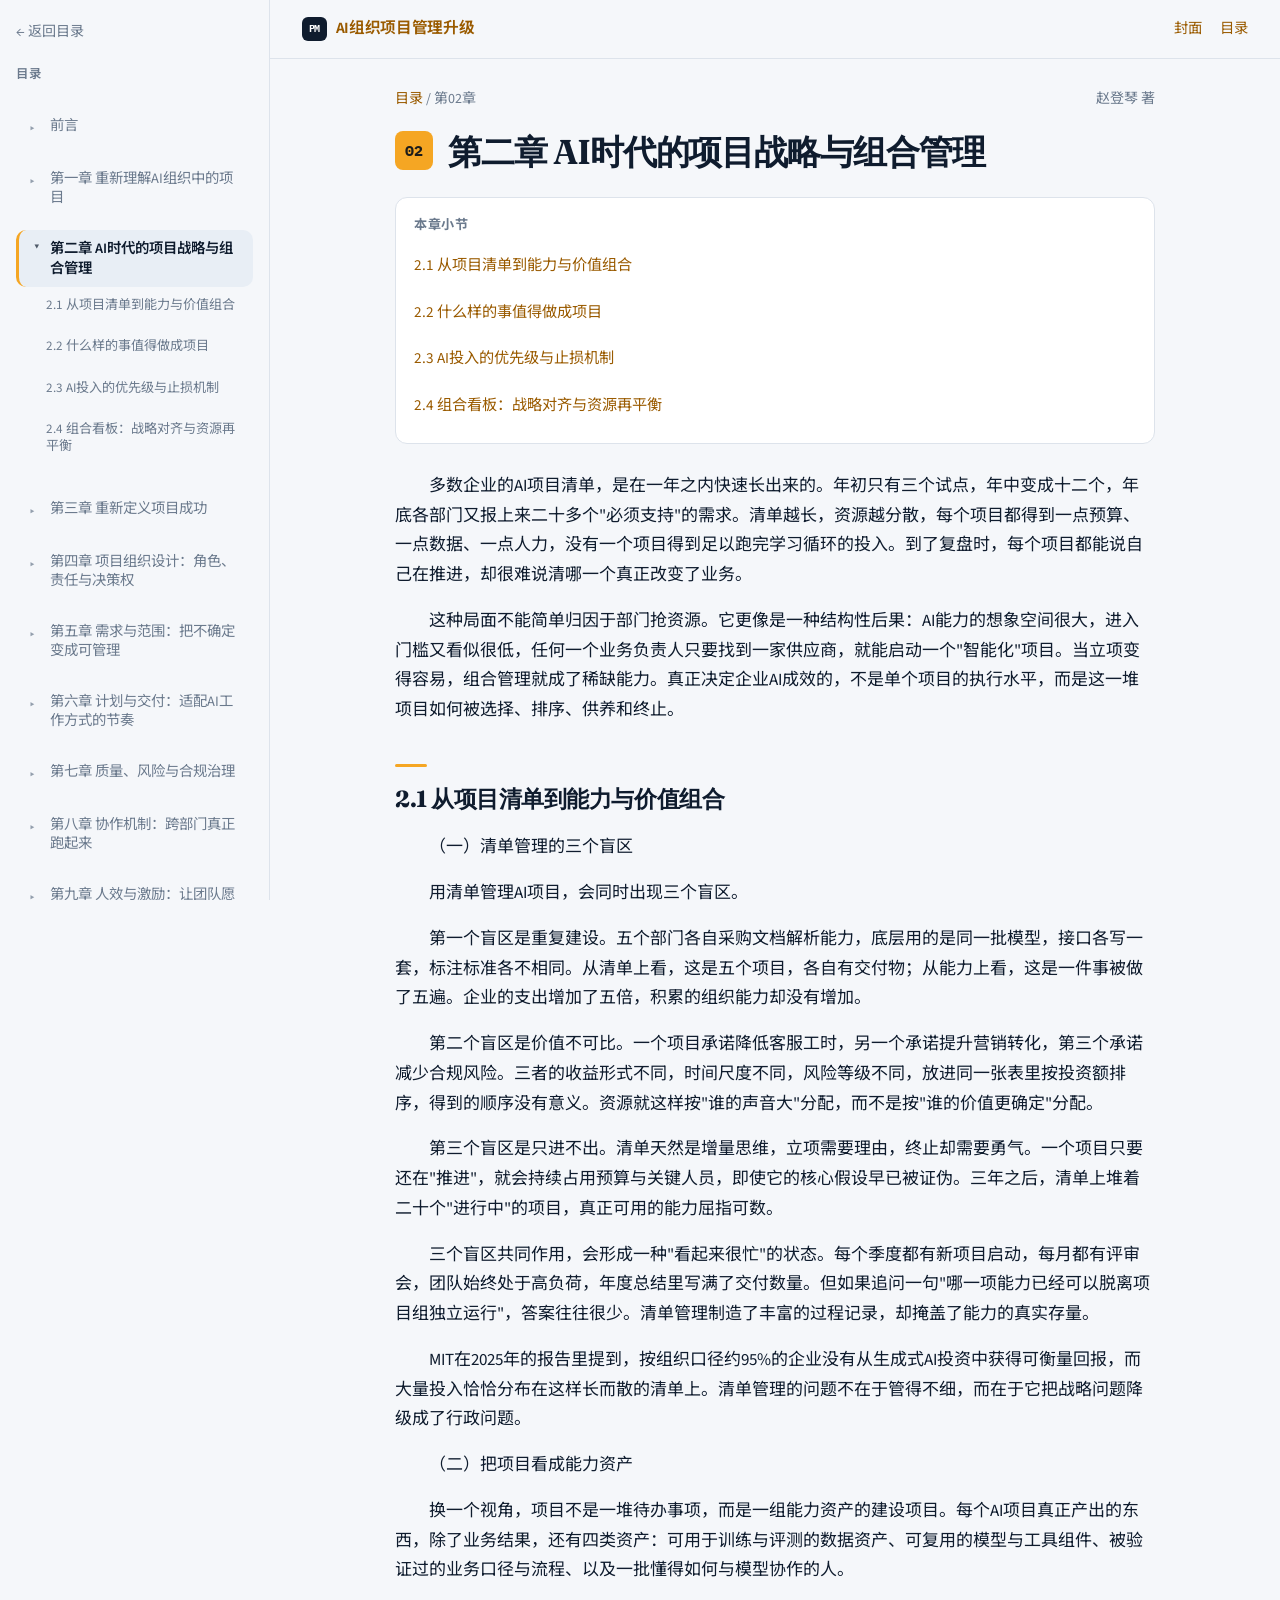
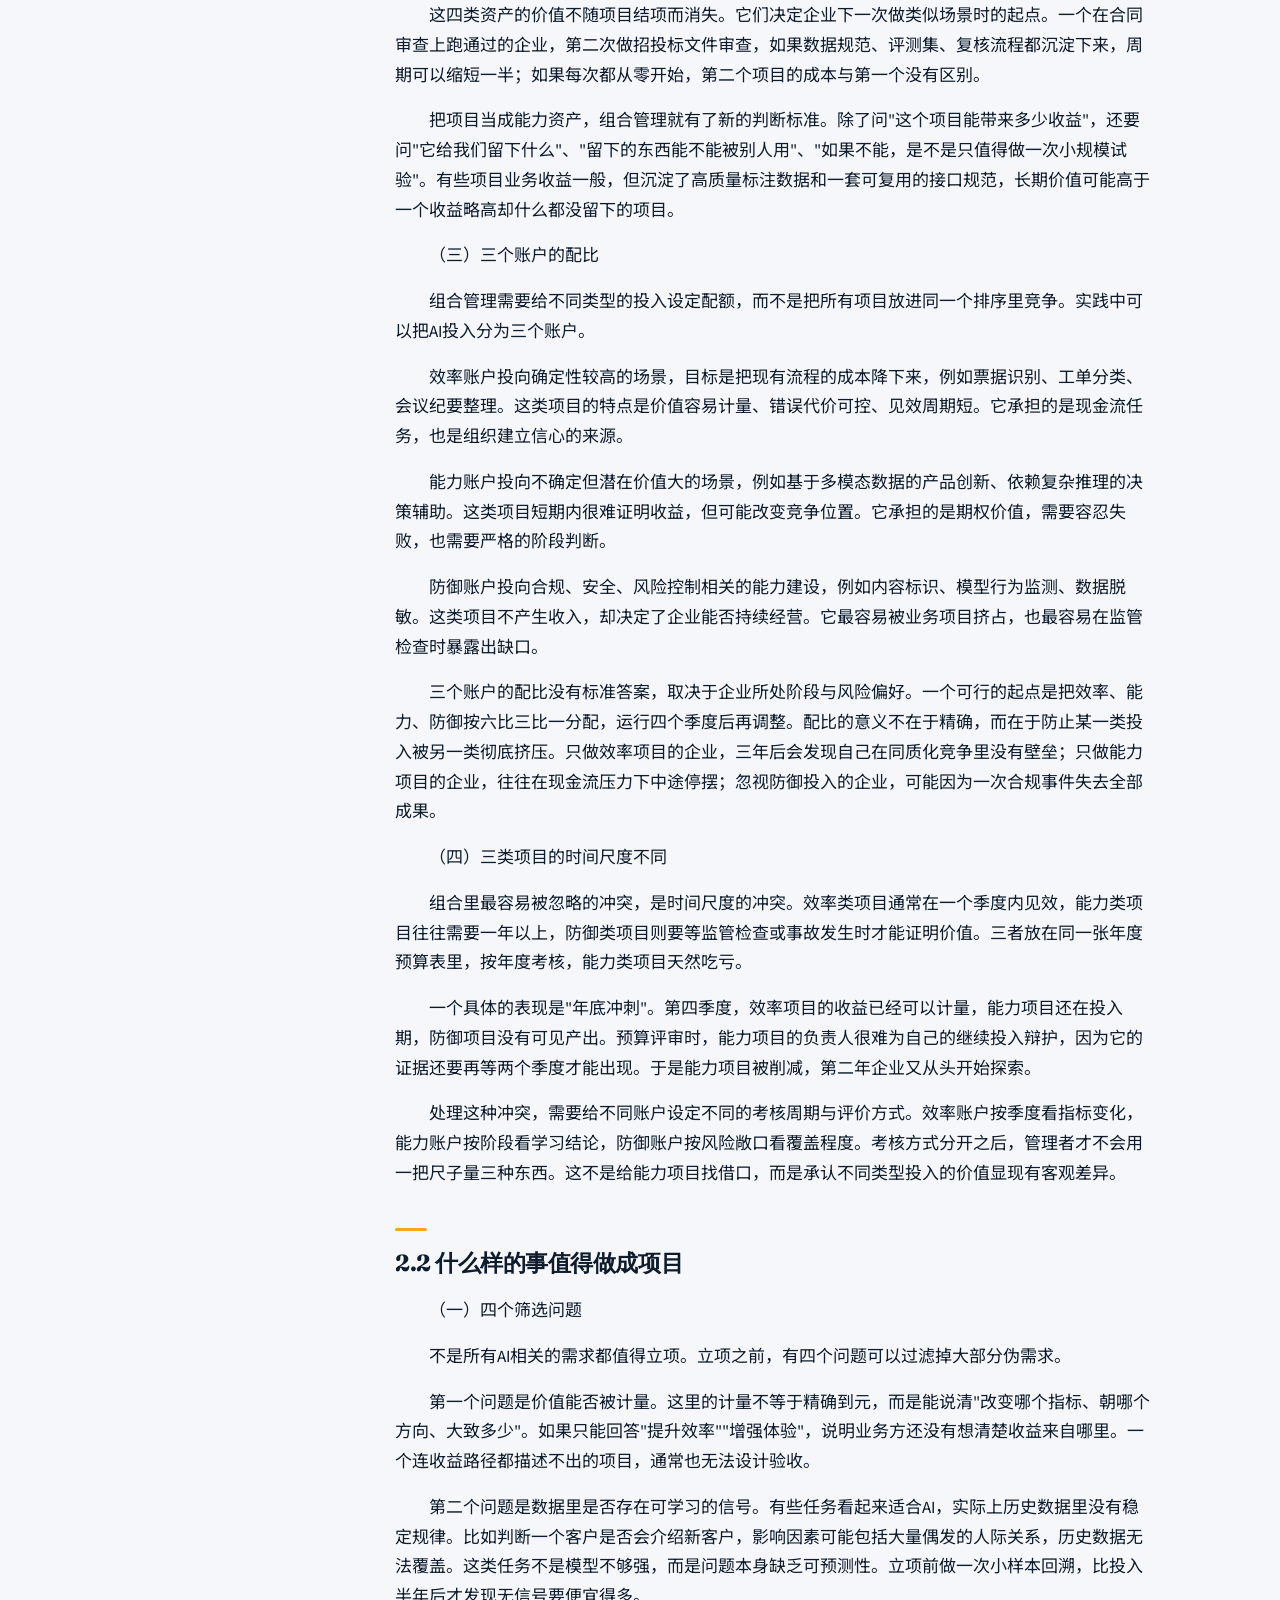
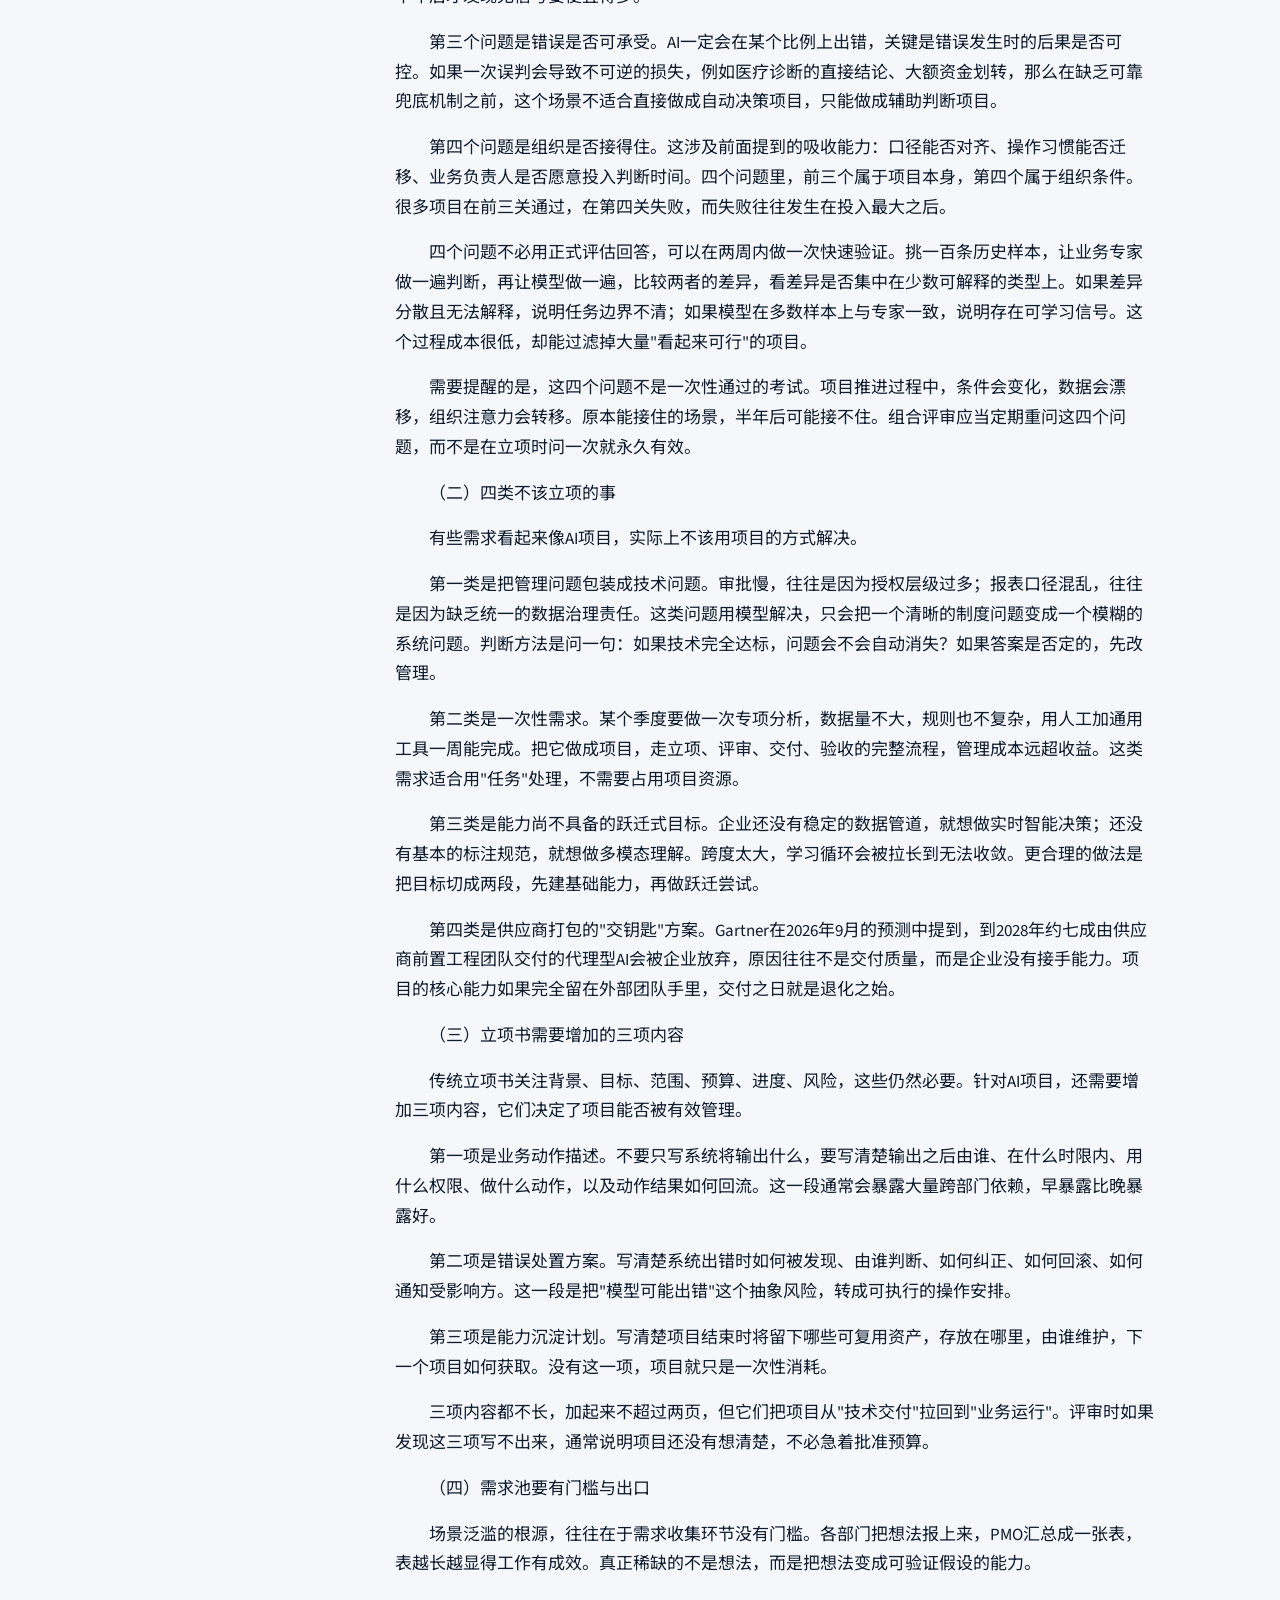
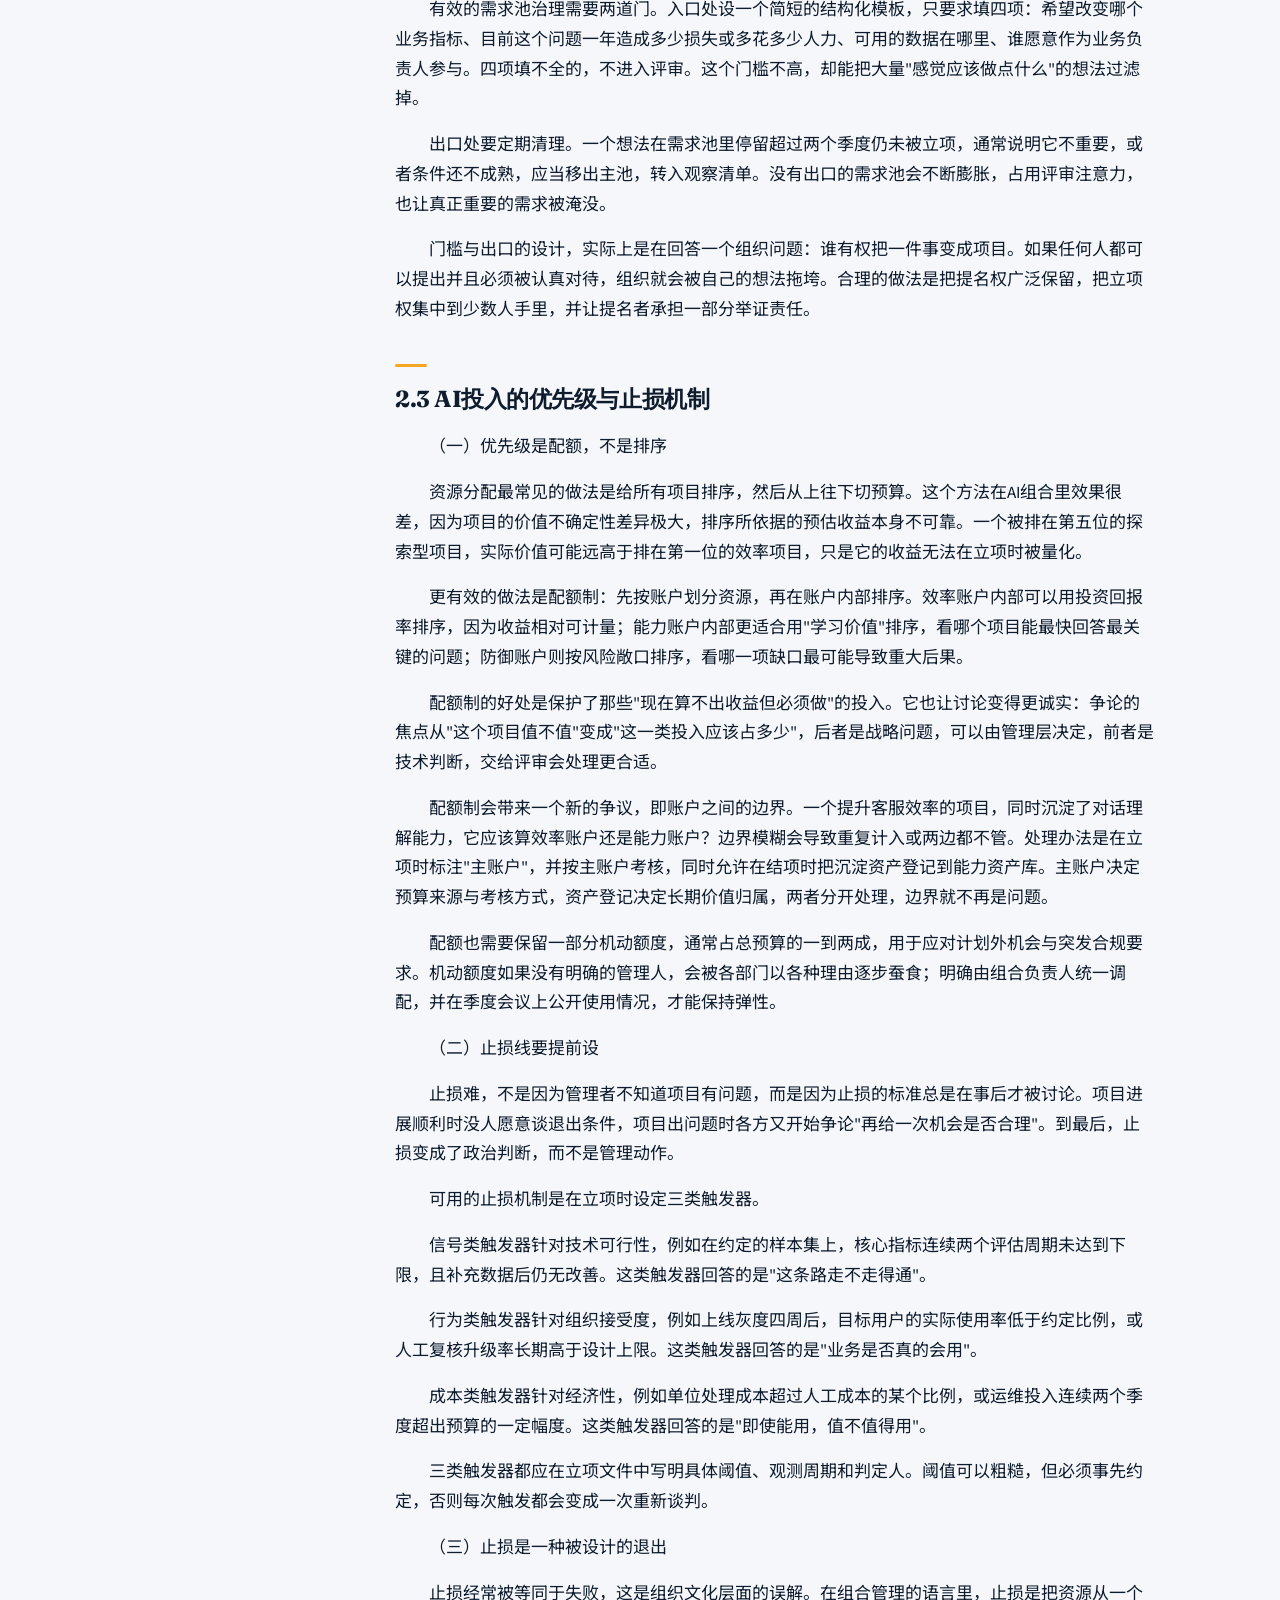
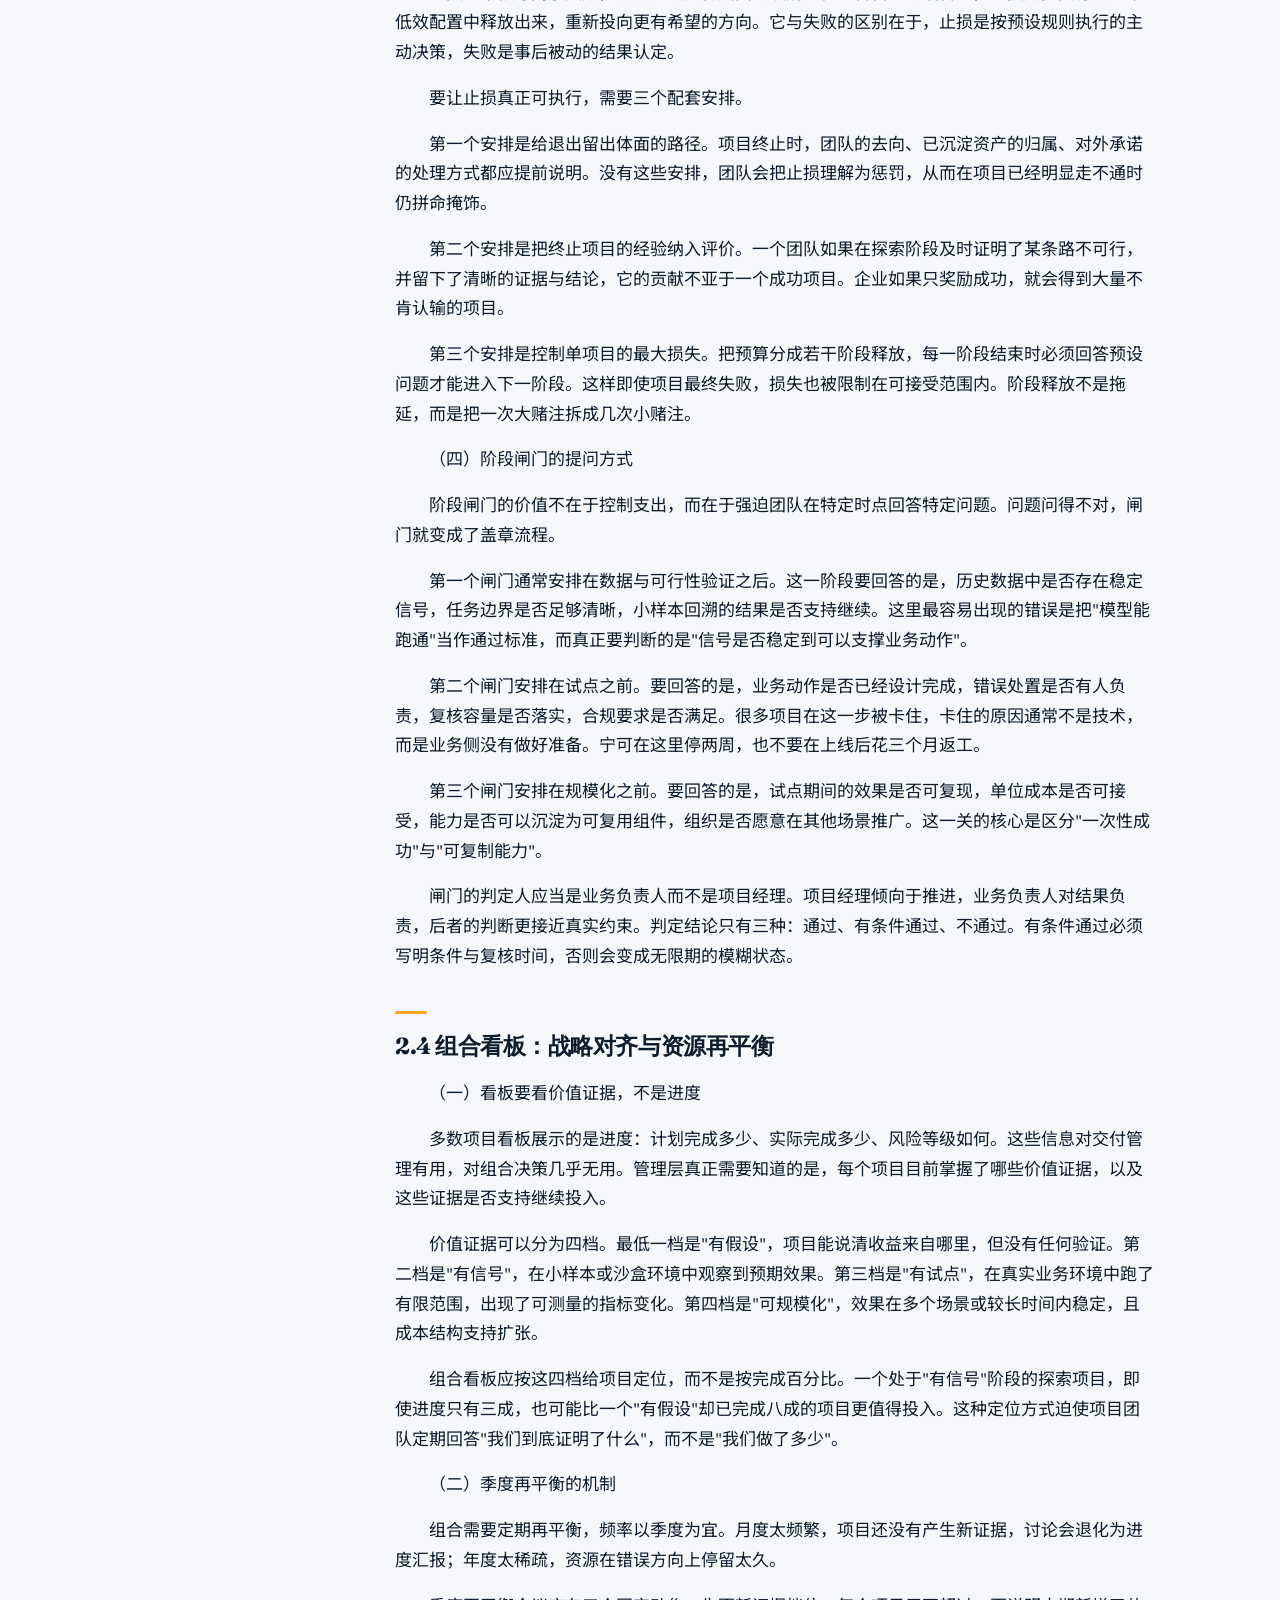
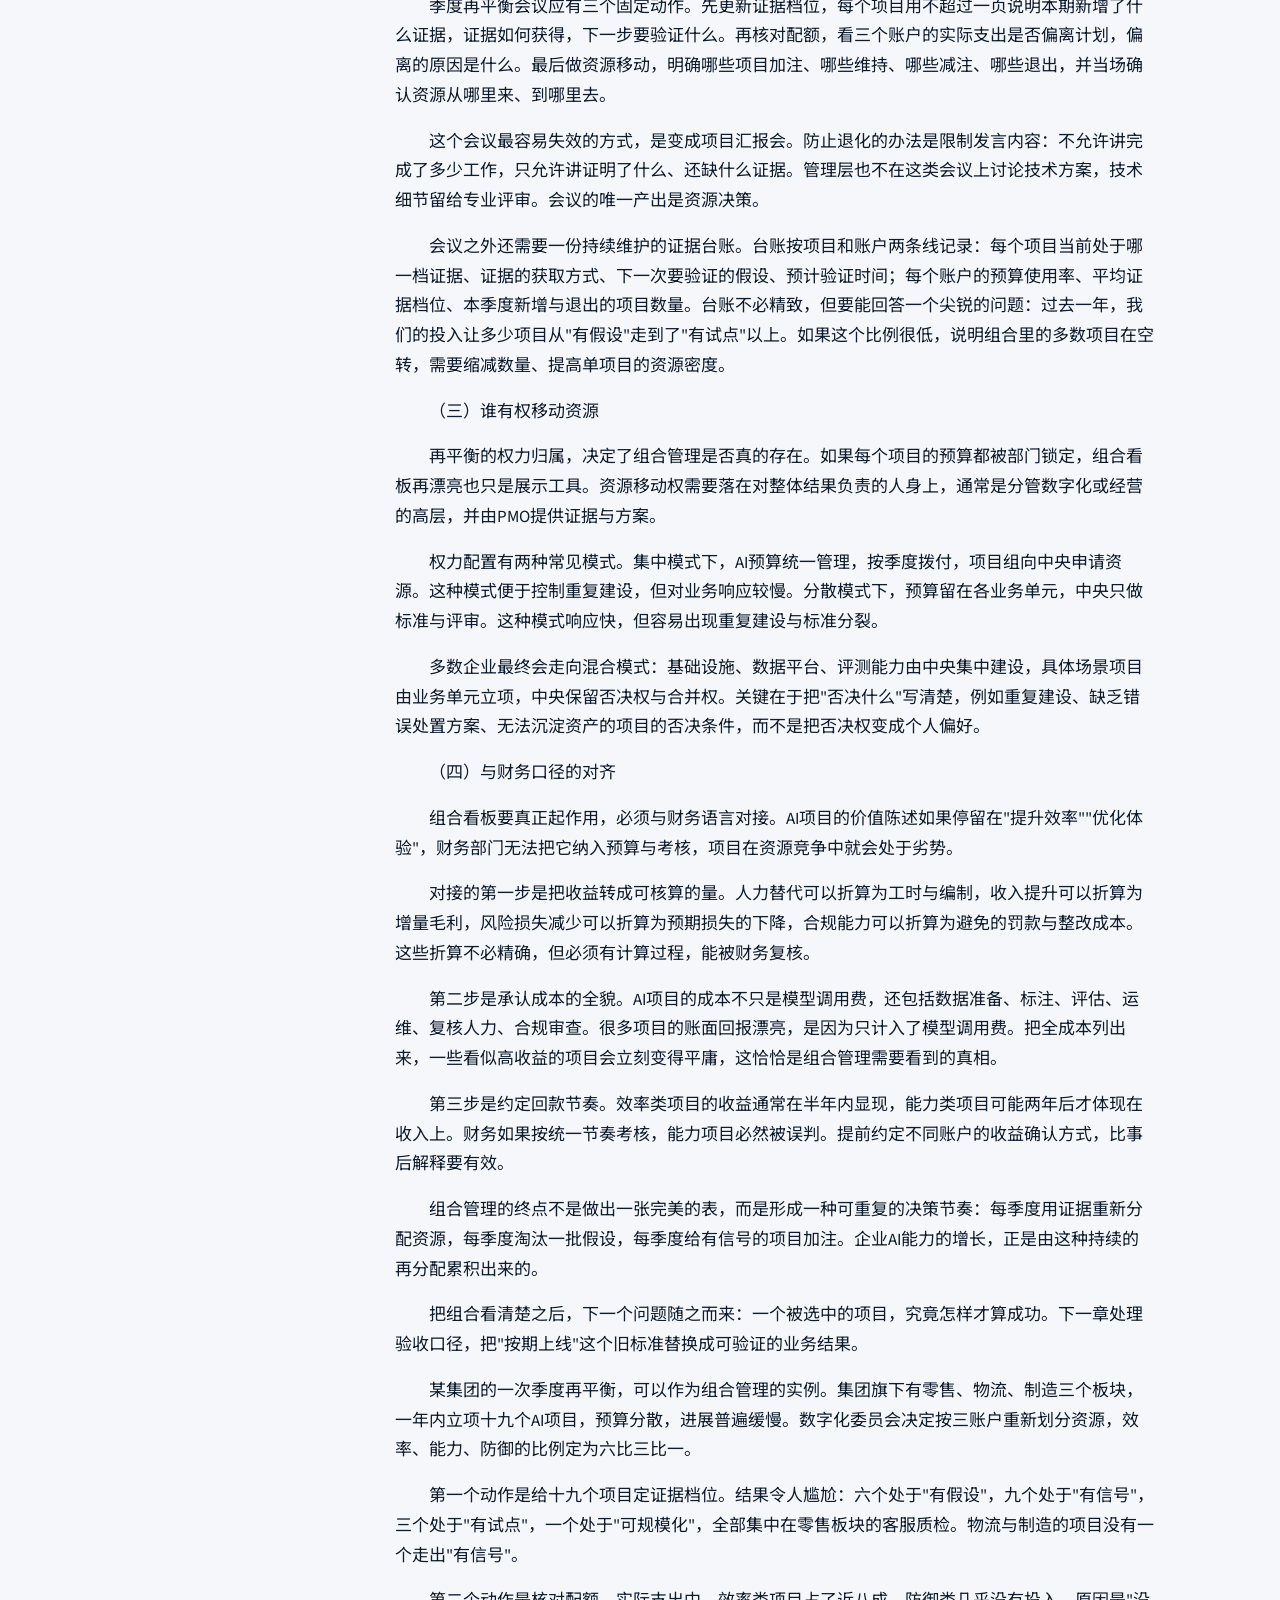
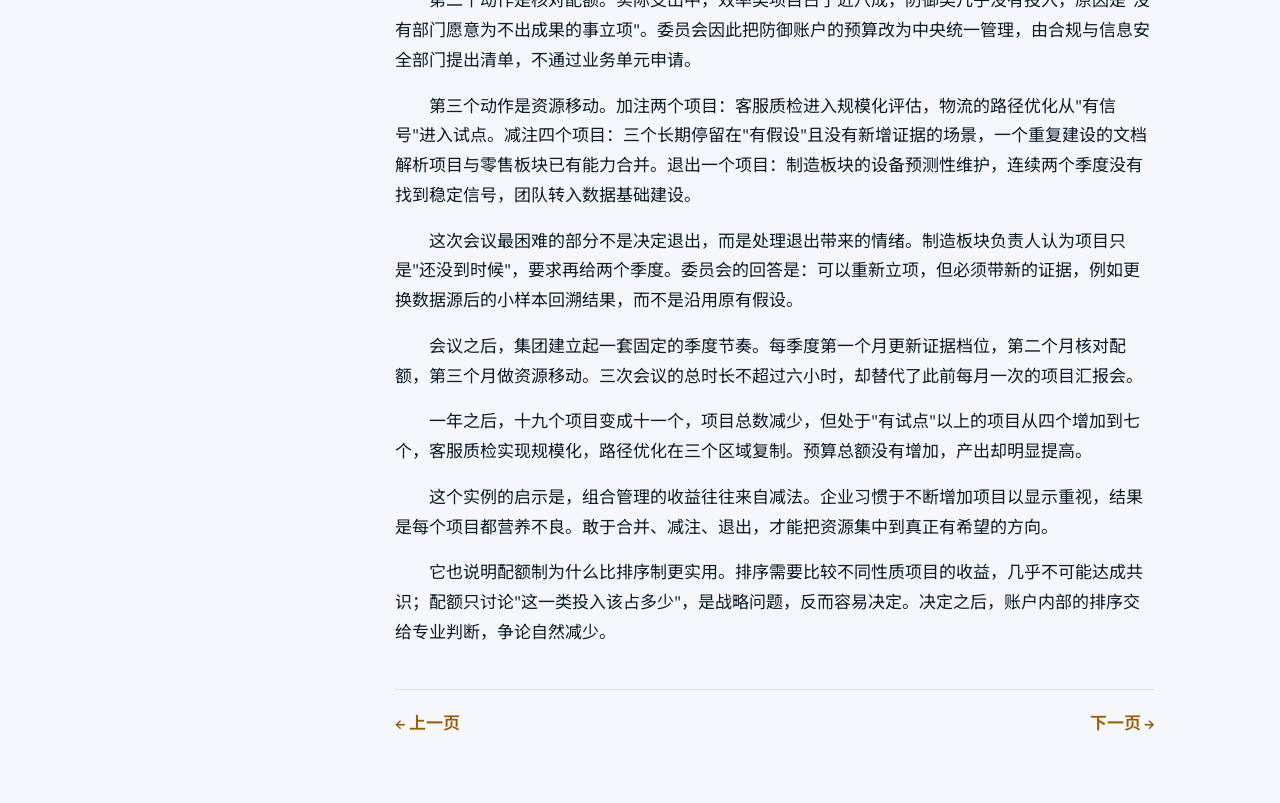
<file: ch02.html>
<!DOCTYPE html>
<html lang="zh-CN">
<head>
  <meta charset="UTF-8" />
  <meta name="viewport" content="width=device-width, initial-scale=1" />
  <title>第二章 AI时代的项目战略与组合管理 · AI组织项目管理升级</title>
  <link rel="preconnect" href="https://fonts.googleapis.com" />
  <link rel="preconnect" href="https://fonts.gstatic.com" crossorigin />
  <link href="https://fonts.googleapis.com/css2?family=Fraunces:opsz,wght@9..144,500;9..144,650&family=IBM+Plex+Mono:wght@400;500&family=Noto+Sans+SC:wght@400;500;700&family=Source+Sans+3:wght@400;600;700&display=swap" rel="stylesheet" />
  <link rel="stylesheet" href="styles.css" />
  <style>
:root {
  --ha-bg: #f5f7fa;
  --ha-sidebar: #f5f7fa;
  --ha-ink: #0f1c2e;
  --ha-muted: #6b7a8d;
  --ha-line: #dde3eb;
  --ha-active-bg: #e8eef5;
  --ha-accent: #f5a623;
  --ha-accent-ink: #1c1c1a;
}
body.hermes-book {
  background: var(--ha-bg) !important;
  color: var(--ha-ink);
  font-size: 17px;
  line-height: 1.75;
}
body.hermes-book a { color: #9a5b00; }
body.hermes-book a:hover { color: var(--ha-ink); }
.ha-shell {
  display: grid;
  grid-template-columns: 270px minmax(0, 1fr);
  min-height: 100vh;
}
.ha-sidebar {
  position: sticky;
  top: 0;
  align-self: start;
  height: 100vh;
  overflow-y: auto;
  padding: 1.25rem 1rem 1.5rem;
  border-right: 1px solid var(--ha-line);
  background: var(--ha-sidebar);
  display: flex;
  flex-direction: column;
  gap: 0.85rem;
}
.ha-back {
  display: inline-flex;
  align-items: center;
  gap: 0.35rem;
  color: var(--ha-muted) !important;
  text-decoration: none;
  font-size: 0.88rem;
}
.ha-back:hover { color: var(--ha-ink) !important; }
.ha-toc-label {
  font-size: 0.78rem;
  font-weight: 600;
  color: var(--ha-muted);
  letter-spacing: 0.06em;
  margin: 0.35rem 0 0.15rem;
}
.ha-chapters {
  list-style: none;
  margin: 0;
  padding: 0;
  display: flex;
  flex-direction: column;
  gap: 0.15rem;
}
.ha-chapters > li {
  border-radius: 10px;
}
.ha-chapters .chap-toggle {
  display: flex;
  align-items: flex-start;
  gap: 0.35rem;
  width: 100%;
  padding: 0.55rem 0.7rem;
  border: 0;
  border-radius: 10px;
  border-left: 3px solid transparent;
  background: transparent;
  color: var(--ha-muted);
  font: inherit;
  font-size: 0.9rem;
  line-height: 1.35;
  text-align: left;
  cursor: pointer;
}
.ha-chapters .chap-toggle:hover {
  background: rgba(15,28,46,0.04);
  color: var(--ha-ink);
}
.ha-chapters > li.open > .chap-toggle,
.ha-chapters > li.active > .chap-toggle {
  background: var(--ha-active-bg);
  color: var(--ha-ink);
  font-weight: 600;
  border-left-color: var(--ha-accent);
}
.ha-chapters .chap-caret {
  flex: 0 0 auto;
  width: 0.9rem;
  margin-top: 0.15rem;
  color: inherit;
  opacity: 0.7;
  transition: transform 0.15s ease;
}
.ha-chapters > li.open > .chap-toggle .chap-caret {
  transform: rotate(90deg);
}
.ha-chapters .chap-subs {
  list-style: none;
  margin: 0 0 0.35rem;
  padding: 0 0.4rem 0.25rem 1.35rem;
  display: none;
}
.ha-chapters > li.open > .chap-subs {
  display: grid;
  gap: 0.12rem;
}
.ha-chapters .chap-subs a {
  display: block;
  padding: 0.32rem 0.55rem;
  border-radius: 8px;
  text-decoration: none;
  color: var(--ha-muted);
  font-size: 0.82rem;
  line-height: 1.35;
}
.ha-chapters .chap-subs a:hover {
  background: rgba(15,28,46,0.04);
  color: var(--ha-ink);
}
.ha-chapters .chap-subs a.active {
  color: var(--ha-ink);
  font-weight: 600;
  background: rgba(31,111,235,0.08);
}
.ha-side-foot {
  margin-top: auto;
  padding-top: 1rem;
  border-top: 1px solid var(--ha-line);
  display: flex;
  flex-direction: column;
  gap: 0.55rem;
}
.ha-side-foot a {
  color: var(--ha-muted);
  text-decoration: none;
  font-size: 0.88rem;
}
.ha-side-foot a:hover { color: var(--ha-ink); }
.ha-main {
  min-width: 0;
  display: flex;
  flex-direction: column;
}
.ha-topbar {
  display: flex;
  align-items: center;
  justify-content: space-between;
  gap: 1rem;
  padding: 0.95rem 2rem;
  border-bottom: 1px solid var(--ha-line);
  background: rgba(245,247,250,0.92);
  backdrop-filter: blur(8px);
  position: sticky;
  top: 0;
  z-index: 5;
}
.ha-brand {
  display: inline-flex;
  align-items: center;
  gap: 0.55rem;
  text-decoration: none;
  color: var(--ha-ink);
  font-weight: 650;
  font-size: 0.98rem;
  letter-spacing: -0.02em;
}
.ha-brand-mark {
  width: 1.55rem;
  height: 1.55rem;
  border-radius: 6px;
  background: #0f1c2e;
  color: #fff;
  display: grid;
  place-items: center;
  font-size: 0.62rem;
  font-weight: 700;
  font-family: var(--font-mono);
}
.ha-top-links {
  display: flex;
  gap: 1.1rem;
  flex-wrap: wrap;
}
.ha-top-links a {
  color: var(--ha-muted);
  text-decoration: none;
  font-size: 0.9rem;
}
.ha-top-links a:hover { color: var(--ha-ink); }
.ha-article {
  width: min(760px, calc(100% - 3rem));
  margin: 0 auto;
  padding: 1.75rem 0 4rem;
}
.ha-meta {
  display: flex;
  justify-content: space-between;
  align-items: center;
  gap: 1rem;
  color: var(--ha-muted);
  font-size: 0.88rem;
  margin-bottom: 1.25rem;
}
.ha-meta a { color: inherit; text-decoration: none; }
.ha-meta a:hover { color: var(--ha-ink); }
.ha-chapter-head {
  display: flex;
  align-items: flex-start;
  gap: 0.9rem;
  margin-bottom: 1.5rem;
}
.ha-chapter-num {
  flex: 0 0 auto;
  min-width: 2.4rem;
  height: 2.4rem;
  padding: 0 0.55rem;
  border-radius: 8px;
  background: var(--ha-accent);
  color: var(--ha-accent-ink);
  display: grid;
  place-items: center;
  font-family: var(--font-mono);
  font-weight: 700;
  font-size: 0.95rem;
}
.ha-chapter-head h1 {
  margin: 0;
  font-size: clamp(1.55rem, 3vw, 2.15rem);
  border: none;
  padding: 0;
  letter-spacing: -0.03em;
}
.ha-section-list {
  list-style: none;
  margin: 0;
  padding: 0;
  display: flex;
  flex-direction: column;
  gap: 0.05rem;
}
.ha-section-list a {
  display: block;
  padding: 0.35rem 0.55rem;
  border-radius: 8px;
  text-decoration: none;
  color: var(--ha-muted);
  font-size: 0.82rem;
  line-height: 1.35;
}
.ha-section-list a:hover {
  background: rgba(15,28,46,0.04);
  color: var(--ha-ink);
}
.ha-content h2 {
  border-top: none;
  padding-top: 0.2rem;
  margin-top: 2.2rem;
}
.ha-content h2::before {
  content: "";
  display: block;
  width: 2rem;
  height: 3px;
  background: var(--ha-accent);
  margin-bottom: 0.75rem;
  border-radius: 2px;
}
.ha-content p { margin: 0 0 1rem; text-indent: 2em; }
.ha-sec-box {
  margin: 0 0 1.75rem;
  padding: 1rem 1.15rem 1.05rem;
  border-radius: 12px;
  background: #fff;
  border: 1px solid var(--ha-line);
}
.ha-sec-box .label {
  margin: 0 0 0.55rem;
  font-size: 0.82rem;
  font-weight: 700;
  color: var(--ha-muted);
  letter-spacing: 0.04em;
}
.ha-sec-box ul {
  list-style: none;
  margin: 0;
  padding: 0;
  display: grid;
  gap: 0.35rem;
}
.ha-sec-box a {
  text-decoration: none;
  color: var(--ha-ink);
  font-size: 0.95rem;
}
.ha-sec-box a:hover { color: #1554b5; }
.book-block {
  margin: 0 0 1rem;
  padding: 1rem 1.1rem 1.05rem;
  border-radius: 12px;
  background: #fff;
  border: 1px solid var(--ha-line);
}
.book-block h2 {
  margin: 0 0 0.55rem;
  font-size: 1.05rem;
  border: none;
  padding: 0;
  display: flex;
  gap: 0.65rem;
  align-items: baseline;
}
.book-block h2 a { text-decoration: none; color: var(--ha-ink); }
.book-block h2 .num {
  display: inline-grid;
  place-items: center;
  width: 1.85rem;
  height: 1.85rem;
  border-radius: 7px;
  background: var(--ha-accent);
  color: var(--ha-accent-ink);
  font-family: var(--font-mono);
  font-size: 0.82rem;
  font-weight: 700;
}
.book-block ul.secs {
  list-style: none;
  margin: 0;
  padding: 0;
  color: #3a4652;
  font-size: 0.92rem;
  display: grid;
  gap: 0.28rem;
}
.book-block ul.secs a { text-decoration: none; color: #3a4652; }
.book-block ul.secs a:hover { color: #1554b5; }
.figcap { color: var(--ha-muted); font-size: 0.9rem; text-align: center; margin: 0.25rem 0 1rem; }
.table-wrap { overflow-x: auto; margin: 1rem 0; }
.table-wrap table { width: 100%; border-collapse: collapse; font-size: 0.92rem; }
.table-wrap th, .table-wrap td { border: 1px solid var(--ha-line); padding: 0.45rem 0.6rem; text-align: left; vertical-align: top; }
.table-wrap th { background: #e8eef5; }
.figure img { max-width: 100%; height: auto; border-radius: 10px; border: 1px solid var(--ha-line); }
.ha-footer-nav {
  display: flex;
  justify-content: space-between;
  gap: 1rem;
  margin-top: 2.5rem;
  padding-top: 1.25rem;
  border-top: 1px solid var(--ha-line);
}
.ha-footer-nav a {
  text-decoration: none;
  color: var(--ha-ink);
  font-weight: 600;
}
.ha-index-list {
  list-style: none;
  margin: 0;
  padding: 0;
  display: flex;
  flex-direction: column;
  gap: 0.45rem;
}
.ha-index-list a {
  display: grid;
  grid-template-columns: 2.6rem 1fr;
  gap: 0.85rem;
  align-items: center;
  padding: 0.95rem 1rem;
  border-radius: 12px;
  text-decoration: none;
  color: var(--ha-ink);
  background: #fff;
  border: 1px solid var(--ha-line);
}
.ha-index-list a:hover { border-color: #c5d0de; background: #f8fafc; }
.ha-index-list .num {
  width: 2.4rem;
  height: 2.4rem;
  border-radius: 8px;
  background: var(--ha-accent);
  color: var(--ha-accent-ink);
  display: grid;
  place-items: center;
  font-family: var(--font-mono);
  font-weight: 700;
}
.ha-author {
  margin: 0 0 1.5rem;
  padding: 1.1rem 1.2rem;
  border-radius: 12px;
  background: #fff;
  border: 1px solid var(--ha-line);
}
.ha-author h2 {
  margin: 0 0 0.45rem;
  font-size: 1.05rem;
  border: none;
  padding: 0;
}
.ha-author p { margin: 0; color: #3a4652; font-size: 0.98rem; }
.ha-cover-thumb {
  display: inline-block;
  line-height: 0;
  border-radius: 8px;
  overflow: hidden;
  border: 1px solid var(--ha-line);
  margin: 0 0 1.25rem;
}
.ha-cover-thumb img {
  width: min(240px, 100%);
  height: auto;
  display: block;
}
@media (max-width: 920px) {
  .ha-shell { grid-template-columns: 1fr; }
  .ha-sidebar {
    position: static;
    height: auto;
    max-height: none;
    border-right: none;
    border-bottom: 1px solid var(--ha-line);
  }
  .ha-article { width: min(760px, calc(100% - 2rem)); }
  .ha-topbar { padding: 0.85rem 1rem; }
}
</style>
</head>
<body class="hermes-book">
  <div class="ha-shell">
    <aside class="ha-sidebar" aria-label="目录">
      <a class="ha-back" href="index.html">← 返回目录</a>
      <div class="ha-toc-label">目录</div>
      <ul class="ha-chapters">
        <li data-chap="ch00.html"><button type="button" class="chap-toggle" aria-expanded="false"><span class="chap-caret" aria-hidden="true">▸</span><span>前言</span></button><ul class="chap-subs"><li><a href="ch00.html#0-1-这本书想解决什么问题">0.1 这本书想解决什么问题</a></li><li><a href="ch00.html#0-2-写给谁看">0.2 写给谁看</a></li><li><a href="ch00.html#0-3-三个基本判断">0.3 三个基本判断</a></li><li><a href="ch00.html#0-4-全书结构">0.4 全书结构</a></li><li><a href="ch00.html#0-5-关于案例与数据的说明">0.5 关于案例与数据的说明</a></li><li><a href="ch00.html#0-6-一个提醒">0.6 一个提醒</a></li></ul></li><li data-chap="ch01.html"><button type="button" class="chap-toggle" aria-expanded="false"><span class="chap-caret" aria-hidden="true">▸</span><span>第一章 重新理解AI组织中的项目</span></button><ul class="chap-subs"><li><a href="ch01.html#1-1-从数字化项目到AI原生项目">1.1 从数字化项目到AI原生项目</a></li><li><a href="ch01.html#1-2-项目失败的常见归因为何失效">1.2 项目失败的常见归因为何失效</a></li><li><a href="ch01.html#1-3-人机协同如何改写交付单元">1.3 人机协同如何改写交付单元</a></li><li><a href="ch01.html#1-4-本书框架与使用方法">1.4 本书框架与使用方法</a></li></ul></li><li class="open active" data-chap="ch02.html"><button type="button" class="chap-toggle" aria-expanded="true"><span class="chap-caret" aria-hidden="true">▸</span><span>第二章 AI时代的项目战略与组合管理</span></button><ul class="chap-subs"><li><a href="ch02.html#2-1-从项目清单到能力与价值组合">2.1 从项目清单到能力与价值组合</a></li><li><a href="ch02.html#2-2-什么样的事值得做成项目">2.2 什么样的事值得做成项目</a></li><li><a href="ch02.html#2-3-AI投入的优先级与止损机制">2.3 AI投入的优先级与止损机制</a></li><li><a href="ch02.html#2-4-组合看板-战略对齐与资源再平衡">2.4 组合看板：战略对齐与资源再平衡</a></li></ul></li><li data-chap="ch03.html"><button type="button" class="chap-toggle" aria-expanded="false"><span class="chap-caret" aria-hidden="true">▸</span><span>第三章 重新定义项目成功</span></button><ul class="chap-subs"><li><a href="ch03.html#3-1-从按期上线到可验证的业务结果">3.1 从按期上线到可验证的业务结果</a></li><li><a href="ch03.html#3-2-过程指标-结果指标与学习指标">3.2 过程指标、结果指标与学习指标</a></li><li><a href="ch03.html#3-3-AI项目的验收口径怎么定">3.3 AI项目的验收口径怎么定</a></li><li><a href="ch03.html#3-4-失败-试点与规模化的判定标准">3.4 失败、试点与规模化的判定标准</a></li></ul></li><li data-chap="ch04.html"><button type="button" class="chap-toggle" aria-expanded="false"><span class="chap-caret" aria-hidden="true">▸</span><span>第四章 项目组织设计：角色、责任与决策权</span></button><ul class="chap-subs"><li><a href="ch04.html#4-1-产品-业务-数据-算法-工程如何编队">4.1 产品、业务、数据、算法、工程如何编队</a></li><li><a href="ch04.html#4-2-人机分工与关键决策分级">4.2 人机分工与关键决策分级</a></li><li><a href="ch04.html#4-3-项目经理的新定位-从进度官到协同设计师">4.3 项目经理的新定位：从进度官到协同设计师</a></li><li><a href="ch04.html#4-4-责任域-升级路径与决策台账">4.4 责任域、升级路径与决策台账</a></li></ul></li><li data-chap="ch05.html"><button type="button" class="chap-toggle" aria-expanded="false"><span class="chap-caret" aria-hidden="true">▸</span><span>第五章 需求与范围：把不确定变成可管理</span></button><ul class="chap-subs"><li><a href="ch05.html#5-1-AI需求为什么总是-看起来清楚-做起来漂移">5.1 AI需求为什么总是"看起来清楚、做起来漂移"</a></li><li><a href="ch05.html#5-2-问题定义-约束边界与不可自动化清单">5.2 问题定义、约束边界与不可自动化清单</a></li><li><a href="ch05.html#5-3-范围分层-MVP-增强版与禁区">5.3 范围分层：MVP、增强版与禁区</a></li><li><a href="ch05.html#5-4-变更控制-允许探索-但不允许无底线膨胀">5.4 变更控制：允许探索，但不允许无底线膨胀</a></li></ul></li><li data-chap="ch06.html"><button type="button" class="chap-toggle" aria-expanded="false"><span class="chap-caret" aria-hidden="true">▸</span><span>第六章 计划与交付：适配AI工作方式的节奏</span></button><ul class="chap-subs"><li><a href="ch06.html#6-1-为什么传统瀑布和纯敏捷都容易失灵">6.1 为什么传统瀑布和纯敏捷都容易失灵</a></li><li><a href="ch06.html#6-2-双轨节奏-探索轨与交付轨">6.2 双轨节奏：探索轨与交付轨</a></li><li><a href="ch06.html#6-3-里程碑设计-数据-模型-流程-治理四条线">6.3 里程碑设计：数据、模型、流程、治理四条线</a></li><li><a href="ch06.html#6-4-人机并行下的依赖管理与缓冲策略">6.4 人机并行下的依赖管理与缓冲策略</a></li></ul></li><li data-chap="ch07.html"><button type="button" class="chap-toggle" aria-expanded="false"><span class="chap-caret" aria-hidden="true">▸</span><span>第七章 质量、风险与合规治理</span></button><ul class="chap-subs"><li><a href="ch07.html#7-1-AI项目的质量不只是-测通了">7.1 AI项目的质量不只是"测通了"</a></li><li><a href="ch07.html#7-2-模型风险-数据风险-流程风险与责任风险">7.2 模型风险、数据风险、流程风险与责任风险</a></li><li><a href="ch07.html#7-3-验证机制-抽样-回测-人工复核与回滚">7.3 验证机制：抽样、回测、人工复核与回滚</a></li><li><a href="ch07.html#7-4-隐私-安全-伦理与审计如何嵌入交付">7.4 隐私、安全、伦理与审计如何嵌入交付</a></li></ul></li><li data-chap="ch08.html"><button type="button" class="chap-toggle" aria-expanded="false"><span class="chap-caret" aria-hidden="true">▸</span><span>第八章 协作机制：跨部门真正跑起来</span></button><ul class="chap-subs"><li><a href="ch08.html#8-1-AI项目协作失败的组织根因">8.1 AI项目协作失败的组织根因</a></li><li><a href="ch08.html#8-2-协同界面-输入-审核-例外-交接">8.2 协同界面：输入、审核、例外、交接</a></li><li><a href="ch08.html#8-3-会议-文档-智能体与知识沉淀怎么配">8.3 会议、文档、智能体与知识沉淀怎么配</a></li><li><a href="ch08.html#8-4-冲突处理-业务目标-技术可行与合规底线">8.4 冲突处理：业务目标、技术可行与合规底线</a></li></ul></li><li data-chap="ch09.html"><button type="button" class="chap-toggle" aria-expanded="false"><span class="chap-caret" aria-hidden="true">▸</span><span>第九章 人效与激励：让团队愿意用AI交付</span></button><ul class="chap-subs"><li><a href="ch09.html#9-1-从工时核算到判断密度与交付质量">9.1 从工时核算到判断密度与交付质量</a></li><li><a href="ch09.html#9-2-AI贡献如何进入项目评价">9.2 AI贡献如何进入项目评价</a></li><li><a href="ch09.html#9-3-项目经理-专家与执行角色的差异化激励">9.3 项目经理、专家与执行角色的差异化激励</a></li><li><a href="ch09.html#9-4-能力建设-项目团队的AI素养与带教机制">9.4 能力建设：项目团队的AI素养与带教机制</a></li></ul></li><li data-chap="ch10.html"><button type="button" class="chap-toggle" aria-expanded="false"><span class="chap-caret" aria-hidden="true">▸</span><span>第十章 落地路径：从试点到规模化升级</span></button><ul class="chap-subs"><li><a href="ch10.html#10-1-成熟度评估与改造切入点选择">10.1 成熟度评估与改造切入点选择</a></li><li><a href="ch10.html#10-2-90天升级计划与一年演进路线">10.2 90天升级计划与一年演进路线</a></li><li><a href="ch10.html#10-3-可复用的项目操作系统">10.3 可复用的项目操作系统</a></li><li><a href="ch10.html#10-4-典型场景案例与避坑清单">10.4 典型场景案例与避坑清单</a></li></ul></li><li data-chap="appendix.html"><button type="button" class="chap-toggle" aria-expanded="false"><span class="chap-caret" aria-hidden="true">▸</span><span>附录</span></button><ul class="chap-subs"><li><a href="appendix.html#A-1-AI项目管理工具箱">A.1 AI项目管理工具箱</a></li><li><a href="appendix.html#A-2-角色职责-决策分级与验收模板">A.2 角色职责、决策分级与验收模板</a></li><li><a href="appendix.html#A-3-自检清单与复盘表">A.3 自检清单与复盘表</a></li><li><a href="appendix.html#A-4-使用说明与常见误用">A.4 使用说明与常见误用</a></li></ul></li>
      </ul>
      <div class="ha-side-foot">
        <a href="cover.html">封面</a>
        <a href="index.html">目录</a>
      </div>
    </aside>
    <div class="ha-main">
      <header class="ha-topbar">
        <a class="ha-brand" href="index.html">
          <span class="ha-brand-mark">PM</span>
          AI组织项目管理升级
        </a>
        <div class="ha-top-links">
          <a href="cover.html">封面</a>
          <a href="index.html">目录</a>
        </div>
      </header>
      <article class="ha-article">
        <div class="ha-meta">
          <div><a href="index.html">目录</a> / 第02章</div>
          <div>赵登琴 著</div>
        </div>
        <div class="ha-chapter-head">
          <div class="ha-chapter-num">02</div>
          <h1>第二章 AI时代的项目战略与组合管理</h1>
        </div>
        <nav class="ha-sec-box" aria-label="本章小节">
          <div class="label">本章小节</div>
          <ul>
<li><a href="#2-1-从项目清单到能力与价值组合">2.1 从项目清单到能力与价值组合</a></li><li><a href="#2-2-什么样的事值得做成项目">2.2 什么样的事值得做成项目</a></li><li><a href="#2-3-AI投入的优先级与止损机制">2.3 AI投入的优先级与止损机制</a></li><li><a href="#2-4-组合看板-战略对齐与资源再平衡">2.4 组合看板：战略对齐与资源再平衡</a></li>
          </ul>
        </nav>
        <div class="ha-content">
<p>多数企业的AI项目清单，是在一年之内快速长出来的。年初只有三个试点，年中变成十二个，年底各部门又报上来二十多个"必须支持"的需求。清单越长，资源越分散，每个项目都得到一点预算、一点数据、一点人力，没有一个项目得到足以跑完学习循环的投入。到了复盘时，每个项目都能说自己在推进，却很难说清哪一个真正改变了业务。</p>
<p>这种局面不能简单归因于部门抢资源。它更像是一种结构性后果：AI能力的想象空间很大，进入门槛又看似很低，任何一个业务负责人只要找到一家供应商，就能启动一个"智能化"项目。当立项变得容易，组合管理就成了稀缺能力。真正决定企业AI成效的，不是单个项目的执行水平，而是这一堆项目如何被选择、排序、供养和终止。</p>
<h2 id="2-1-从项目清单到能力与价值组合">2.1 从项目清单到能力与价值组合</h2>
<p>（一）清单管理的三个盲区</p>
<p>用清单管理AI项目，会同时出现三个盲区。</p>
<p>第一个盲区是重复建设。五个部门各自采购文档解析能力，底层用的是同一批模型，接口各写一套，标注标准各不相同。从清单上看，这是五个项目，各自有交付物；从能力上看，这是一件事被做了五遍。企业的支出增加了五倍，积累的组织能力却没有增加。</p>
<p>第二个盲区是价值不可比。一个项目承诺降低客服工时，另一个承诺提升营销转化，第三个承诺减少合规风险。三者的收益形式不同，时间尺度不同，风险等级不同，放进同一张表里按投资额排序，得到的顺序没有意义。资源就这样按"谁的声音大"分配，而不是按"谁的价值更确定"分配。</p>
<p>第三个盲区是只进不出。清单天然是增量思维，立项需要理由，终止却需要勇气。一个项目只要还在"推进"，就会持续占用预算与关键人员，即使它的核心假设早已被证伪。三年之后，清单上堆着二十个"进行中"的项目，真正可用的能力屈指可数。</p>
<p>三个盲区共同作用，会形成一种"看起来很忙"的状态。每个季度都有新项目启动，每月都有评审会，团队始终处于高负荷，年度总结里写满了交付数量。但如果追问一句"哪一项能力已经可以脱离项目组独立运行"，答案往往很少。清单管理制造了丰富的过程记录，却掩盖了能力的真实存量。</p>
<p>MIT在2025年的报告里提到，按组织口径约95%的企业没有从生成式AI投资中获得可衡量回报，而大量投入恰恰分布在这样长而散的清单上。清单管理的问题不在于管得不细，而在于它把战略问题降级成了行政问题。</p>
<p>（二）把项目看成能力资产</p>
<p>换一个视角，项目不是一堆待办事项，而是一组能力资产的建设项目。每个AI项目真正产出的东西，除了业务结果，还有四类资产：可用于训练与评测的数据资产、可复用的模型与工具组件、被验证过的业务口径与流程、以及一批懂得如何与模型协作的人。</p>
<p>这四类资产的价值不随项目结项而消失。它们决定企业下一次做类似场景时的起点。一个在合同审查上跑通过的企业，第二次做招投标文件审查，如果数据规范、评测集、复核流程都沉淀下来，周期可以缩短一半；如果每次都从零开始，第二个项目的成本与第一个没有区别。</p>
<p>把项目当成能力资产，组合管理就有了新的判断标准。除了问"这个项目能带来多少收益"，还要问"它给我们留下什么"、"留下的东西能不能被别人用"、"如果不能，是不是只值得做一次小规模试验"。有些项目业务收益一般，但沉淀了高质量标注数据和一套可复用的接口规范，长期价值可能高于一个收益略高却什么都没留下的项目。</p>
<p>（三）三个账户的配比</p>
<p>组合管理需要给不同类型的投入设定配额，而不是把所有项目放进同一个排序里竞争。实践中可以把AI投入分为三个账户。</p>
<p>效率账户投向确定性较高的场景，目标是把现有流程的成本降下来，例如票据识别、工单分类、会议纪要整理。这类项目的特点是价值容易计量、错误代价可控、见效周期短。它承担的是现金流任务，也是组织建立信心的来源。</p>
<p>能力账户投向不确定但潜在价值大的场景，例如基于多模态数据的产品创新、依赖复杂推理的决策辅助。这类项目短期内很难证明收益，但可能改变竞争位置。它承担的是期权价值，需要容忍失败，也需要严格的阶段判断。</p>
<p>防御账户投向合规、安全、风险控制相关的能力建设，例如内容标识、模型行为监测、数据脱敏。这类项目不产生收入，却决定了企业能否持续经营。它最容易被业务项目挤占，也最容易在监管检查时暴露出缺口。</p>
<p>三个账户的配比没有标准答案，取决于企业所处阶段与风险偏好。一个可行的起点是把效率、能力、防御按六比三比一分配，运行四个季度后再调整。配比的意义不在于精确，而在于防止某一类投入被另一类彻底挤压。只做效率项目的企业，三年后会发现自己在同质化竞争里没有壁垒；只做能力项目的企业，往往在现金流压力下中途停摆；忽视防御投入的企业，可能因为一次合规事件失去全部成果。</p>
<p>（四）三类项目的时间尺度不同</p>
<p>组合里最容易被忽略的冲突，是时间尺度的冲突。效率类项目通常在一个季度内见效，能力类项目往往需要一年以上，防御类项目则要等监管检查或事故发生时才能证明价值。三者放在同一张年度预算表里，按年度考核，能力类项目天然吃亏。</p>
<p>一个具体的表现是"年底冲刺"。第四季度，效率项目的收益已经可以计量，能力项目还在投入期，防御项目没有可见产出。预算评审时，能力项目的负责人很难为自己的继续投入辩护，因为它的证据还要再等两个季度才能出现。于是能力项目被削减，第二年企业又从头开始探索。</p>
<p>处理这种冲突，需要给不同账户设定不同的考核周期与评价方式。效率账户按季度看指标变化，能力账户按阶段看学习结论，防御账户按风险敞口看覆盖程度。考核方式分开之后，管理者才不会用一把尺子量三种东西。这不是给能力项目找借口，而是承认不同类型投入的价值显现有客观差异。</p>
<h2 id="2-2-什么样的事值得做成项目">2.2 什么样的事值得做成项目</h2>
<p>（一）四个筛选问题</p>
<p>不是所有AI相关的需求都值得立项。立项之前，有四个问题可以过滤掉大部分伪需求。</p>
<p>第一个问题是价值能否被计量。这里的计量不等于精确到元，而是能说清"改变哪个指标、朝哪个方向、大致多少"。如果只能回答"提升效率""增强体验"，说明业务方还没有想清楚收益来自哪里。一个连收益路径都描述不出的项目，通常也无法设计验收。</p>
<p>第二个问题是数据里是否存在可学习的信号。有些任务看起来适合AI，实际上历史数据里没有稳定规律。比如判断一个客户是否会介绍新客户，影响因素可能包括大量偶发的人际关系，历史数据无法覆盖。这类任务不是模型不够强，而是问题本身缺乏可预测性。立项前做一次小样本回溯，比投入半年后才发现无信号要便宜得多。</p>
<p>第三个问题是错误是否可承受。AI一定会在某个比例上出错，关键是错误发生时的后果是否可控。如果一次误判会导致不可逆的损失，例如医疗诊断的直接结论、大额资金划转，那么在缺乏可靠兜底机制之前，这个场景不适合直接做成自动决策项目，只能做成辅助判断项目。</p>
<p>第四个问题是组织是否接得住。这涉及前面提到的吸收能力：口径能否对齐、操作习惯能否迁移、业务负责人是否愿意投入判断时间。四个问题里，前三个属于项目本身，第四个属于组织条件。很多项目在前三关通过，在第四关失败，而失败往往发生在投入最大之后。</p>
<p>四个问题不必用正式评估回答，可以在两周内做一次快速验证。挑一百条历史样本，让业务专家做一遍判断，再让模型做一遍，比较两者的差异，看差异是否集中在少数可解释的类型上。如果差异分散且无法解释，说明任务边界不清；如果模型在多数样本上与专家一致，说明存在可学习信号。这个过程成本很低，却能过滤掉大量"看起来可行"的项目。</p>
<p>需要提醒的是，这四个问题不是一次性通过的考试。项目推进过程中，条件会变化，数据会漂移，组织注意力会转移。原本能接住的场景，半年后可能接不住。组合评审应当定期重问这四个问题，而不是在立项时问一次就永久有效。</p>
<p>（二）四类不该立项的事</p>
<p>有些需求看起来像AI项目，实际上不该用项目的方式解决。</p>
<p>第一类是把管理问题包装成技术问题。审批慢，往往是因为授权层级过多；报表口径混乱，往往是因为缺乏统一的数据治理责任。这类问题用模型解决，只会把一个清晰的制度问题变成一个模糊的系统问题。判断方法是问一句：如果技术完全达标，问题会不会自动消失？如果答案是否定的，先改管理。</p>
<p>第二类是一次性需求。某个季度要做一次专项分析，数据量不大，规则也不复杂，用人工加通用工具一周能完成。把它做成项目，走立项、评审、交付、验收的完整流程，管理成本远超收益。这类需求适合用"任务"处理，不需要占用项目资源。</p>
<p>第三类是能力尚不具备的跃迁式目标。企业还没有稳定的数据管道，就想做实时智能决策；还没有基本的标注规范，就想做多模态理解。跨度太大，学习循环会被拉长到无法收敛。更合理的做法是把目标切成两段，先建基础能力，再做跃迁尝试。</p>
<p>第四类是供应商打包的"交钥匙"方案。Gartner在2026年9月的预测中提到，到2028年约七成由供应商前置工程团队交付的代理型AI会被企业放弃，原因往往不是交付质量，而是企业没有接手能力。项目的核心能力如果完全留在外部团队手里，交付之日就是退化之始。</p>
<p>（三）立项书需要增加的三项内容</p>
<p>传统立项书关注背景、目标、范围、预算、进度、风险，这些仍然必要。针对AI项目，还需要增加三项内容，它们决定了项目能否被有效管理。</p>
<p>第一项是业务动作描述。不要只写系统将输出什么，要写清楚输出之后由谁、在什么时限内、用什么权限、做什么动作，以及动作结果如何回流。这一段通常会暴露大量跨部门依赖，早暴露比晚暴露好。</p>
<p>第二项是错误处置方案。写清楚系统出错时如何被发现、由谁判断、如何纠正、如何回滚、如何通知受影响方。这一段是把"模型可能出错"这个抽象风险，转成可执行的操作安排。</p>
<p>第三项是能力沉淀计划。写清楚项目结束时将留下哪些可复用资产，存放在哪里，由谁维护，下一个项目如何获取。没有这一项，项目就只是一次性消耗。</p>
<p>三项内容都不长，加起来不超过两页，但它们把项目从"技术交付"拉回到"业务运行"。评审时如果发现这三项写不出来，通常说明项目还没有想清楚，不必急着批准预算。</p>
<p>（四）需求池要有门槛与出口</p>
<p>场景泛滥的根源，往往在于需求收集环节没有门槛。各部门把想法报上来，PMO汇总成一张表，表越长越显得工作有成效。真正稀缺的不是想法，而是把想法变成可验证假设的能力。</p>
<p>有效的需求池治理需要两道门。入口处设一个简短的结构化模板，只要求填四项：希望改变哪个业务指标、目前这个问题一年造成多少损失或多花多少人力、可用的数据在哪里、谁愿意作为业务负责人参与。四项填不全的，不进入评审。这个门槛不高，却能把大量"感觉应该做点什么"的想法过滤掉。</p>
<p>出口处要定期清理。一个想法在需求池里停留超过两个季度仍未被立项，通常说明它不重要，或者条件还不成熟，应当移出主池，转入观察清单。没有出口的需求池会不断膨胀，占用评审注意力，也让真正重要的需求被淹没。</p>
<p>门槛与出口的设计，实际上是在回答一个组织问题：谁有权把一件事变成项目。如果任何人都可以提出并且必须被认真对待，组织就会被自己的想法拖垮。合理的做法是把提名权广泛保留，把立项权集中到少数人手里，并让提名者承担一部分举证责任。</p>
<h2 id="2-3-AI投入的优先级与止损机制">2.3 AI投入的优先级与止损机制</h2>
<p>（一）优先级是配额，不是排序</p>
<p>资源分配最常见的做法是给所有项目排序，然后从上往下切预算。这个方法在AI组合里效果很差，因为项目的价值不确定性差异极大，排序所依据的预估收益本身不可靠。一个被排在第五位的探索型项目，实际价值可能远高于排在第一位的效率项目，只是它的收益无法在立项时被量化。</p>
<p>更有效的做法是配额制：先按账户划分资源，再在账户内部排序。效率账户内部可以用投资回报率排序，因为收益相对可计量；能力账户内部更适合用"学习价值"排序，看哪个项目能最快回答最关键的问题；防御账户则按风险敞口排序，看哪一项缺口最可能导致重大后果。</p>
<p>配额制的好处是保护了那些"现在算不出收益但必须做"的投入。它也让讨论变得更诚实：争论的焦点从"这个项目值不值"变成"这一类投入应该占多少"，后者是战略问题，可以由管理层决定，前者是技术判断，交给评审会处理更合适。</p>
<p>配额制会带来一个新的争议，即账户之间的边界。一个提升客服效率的项目，同时沉淀了对话理解能力，它应该算效率账户还是能力账户？边界模糊会导致重复计入或两边都不管。处理办法是在立项时标注"主账户"，并按主账户考核，同时允许在结项时把沉淀资产登记到能力资产库。主账户决定预算来源与考核方式，资产登记决定长期价值归属，两者分开处理，边界就不再是问题。</p>
<p>配额也需要保留一部分机动额度，通常占总预算的一到两成，用于应对计划外机会与突发合规要求。机动额度如果没有明确的管理人，会被各部门以各种理由逐步蚕食；明确由组合负责人统一调配，并在季度会议上公开使用情况，才能保持弹性。</p>
<p>（二）止损线要提前设</p>
<p>止损难，不是因为管理者不知道项目有问题，而是因为止损的标准总是在事后才被讨论。项目进展顺利时没人愿意谈退出条件，项目出问题时各方又开始争论"再给一次机会是否合理"。到最后，止损变成了政治判断，而不是管理动作。</p>
<p>可用的止损机制是在立项时设定三类触发器。</p>
<p>信号类触发器针对技术可行性，例如在约定的样本集上，核心指标连续两个评估周期未达到下限，且补充数据后仍无改善。这类触发器回答的是"这条路走不走得通"。</p>
<p>行为类触发器针对组织接受度，例如上线灰度四周后，目标用户的实际使用率低于约定比例，或人工复核升级率长期高于设计上限。这类触发器回答的是"业务是否真的会用"。</p>
<p>成本类触发器针对经济性，例如单位处理成本超过人工成本的某个比例，或运维投入连续两个季度超出预算的一定幅度。这类触发器回答的是"即使能用，值不值得用"。</p>
<p>三类触发器都应在立项文件中写明具体阈值、观测周期和判定人。阈值可以粗糙，但必须事先约定，否则每次触发都会变成一次重新谈判。</p>
<p>（三）止损是一种被设计的退出</p>
<p>止损经常被等同于失败，这是组织文化层面的误解。在组合管理的语言里，止损是把资源从一个低效配置中释放出来，重新投向更有希望的方向。它与失败的区别在于，止损是按预设规则执行的主动决策，失败是事后被动的结果认定。</p>
<p>要让止损真正可执行，需要三个配套安排。</p>
<p>第一个安排是给退出留出体面的路径。项目终止时，团队的去向、已沉淀资产的归属、对外承诺的处理方式都应提前说明。没有这些安排，团队会把止损理解为惩罚，从而在项目已经明显走不通时仍拼命掩饰。</p>
<p>第二个安排是把终止项目的经验纳入评价。一个团队如果在探索阶段及时证明了某条路不可行，并留下了清晰的证据与结论，它的贡献不亚于一个成功项目。企业如果只奖励成功，就会得到大量不肯认输的项目。</p>
<p>第三个安排是控制单项目的最大损失。把预算分成若干阶段释放，每一阶段结束时必须回答预设问题才能进入下一阶段。这样即使项目最终失败，损失也被限制在可接受范围内。阶段释放不是拖延，而是把一次大赌注拆成几次小赌注。</p>
<p>（四）阶段闸门的提问方式</p>
<p>阶段闸门的价值不在于控制支出，而在于强迫团队在特定时点回答特定问题。问题问得不对，闸门就变成了盖章流程。</p>
<p>第一个闸门通常安排在数据与可行性验证之后。这一阶段要回答的是，历史数据中是否存在稳定信号，任务边界是否足够清晰，小样本回溯的结果是否支持继续。这里最容易出现的错误是把"模型能跑通"当作通过标准，而真正要判断的是"信号是否稳定到可以支撑业务动作"。</p>
<p>第二个闸门安排在试点之前。要回答的是，业务动作是否已经设计完成，错误处置是否有人负责，复核容量是否落实，合规要求是否满足。很多项目在这一步被卡住，卡住的原因通常不是技术，而是业务侧没有做好准备。宁可在这里停两周，也不要在上线后花三个月返工。</p>
<p>第三个闸门安排在规模化之前。要回答的是，试点期间的效果是否可复现，单位成本是否可接受，能力是否可以沉淀为可复用组件，组织是否愿意在其他场景推广。这一关的核心是区分"一次性成功"与"可复制能力"。</p>
<p>闸门的判定人应当是业务负责人而不是项目经理。项目经理倾向于推进，业务负责人对结果负责，后者的判断更接近真实约束。判定结论只有三种：通过、有条件通过、不通过。有条件通过必须写明条件与复核时间，否则会变成无限期的模糊状态。</p>
<h2 id="2-4-组合看板-战略对齐与资源再平衡">2.4 组合看板：战略对齐与资源再平衡</h2>
<p>（一）看板要看价值证据，不是进度</p>
<p>多数项目看板展示的是进度：计划完成多少、实际完成多少、风险等级如何。这些信息对交付管理有用，对组合决策几乎无用。管理层真正需要知道的是，每个项目目前掌握了哪些价值证据，以及这些证据是否支持继续投入。</p>
<p>价值证据可以分为四档。最低一档是"有假设"，项目能说清收益来自哪里，但没有任何验证。第二档是"有信号"，在小样本或沙盒环境中观察到预期效果。第三档是"有试点"，在真实业务环境中跑了有限范围，出现了可测量的指标变化。第四档是"可规模化"，效果在多个场景或较长时间内稳定，且成本结构支持扩张。</p>
<p>组合看板应按这四档给项目定位，而不是按完成百分比。一个处于"有信号"阶段的探索项目，即使进度只有三成，也可能比一个"有假设"却已完成八成的项目更值得投入。这种定位方式迫使项目团队定期回答"我们到底证明了什么"，而不是"我们做了多少"。</p>
<p>（二）季度再平衡的机制</p>
<p>组合需要定期再平衡，频率以季度为宜。月度太频繁，项目还没有产生新证据，讨论会退化为进度汇报；年度太稀疏，资源在错误方向上停留太久。</p>
<p>季度再平衡会议应有三个固定动作。先更新证据档位，每个项目用不超过一页说明本期新增了什么证据，证据如何获得，下一步要验证什么。再核对配额，看三个账户的实际支出是否偏离计划，偏离的原因是什么。最后做资源移动，明确哪些项目加注、哪些维持、哪些减注、哪些退出，并当场确认资源从哪里来、到哪里去。</p>
<p>这个会议最容易失效的方式，是变成项目汇报会。防止退化的办法是限制发言内容：不允许讲完成了多少工作，只允许讲证明了什么、还缺什么证据。管理层也不在这类会议上讨论技术方案，技术细节留给专业评审。会议的唯一产出是资源决策。</p>
<p>会议之外还需要一份持续维护的证据台账。台账按项目和账户两条线记录：每个项目当前处于哪一档证据、证据的获取方式、下一次要验证的假设、预计验证时间；每个账户的预算使用率、平均证据档位、本季度新增与退出的项目数量。台账不必精致，但要能回答一个尖锐的问题：过去一年，我们的投入让多少项目从"有假设"走到了"有试点"以上。如果这个比例很低，说明组合里的多数项目在空转，需要缩减数量、提高单项目的资源密度。</p>
<p>（三）谁有权移动资源</p>
<p>再平衡的权力归属，决定了组合管理是否真的存在。如果每个项目的预算都被部门锁定，组合看板再漂亮也只是展示工具。资源移动权需要落在对整体结果负责的人身上，通常是分管数字化或经营的高层，并由PMO提供证据与方案。</p>
<p>权力配置有两种常见模式。集中模式下，AI预算统一管理，按季度拨付，项目组向中央申请资源。这种模式便于控制重复建设，但对业务响应较慢。分散模式下，预算留在各业务单元，中央只做标准与评审。这种模式响应快，但容易出现重复建设与标准分裂。</p>
<p>多数企业最终会走向混合模式：基础设施、数据平台、评测能力由中央集中建设，具体场景项目由业务单元立项，中央保留否决权与合并权。关键在于把"否决什么"写清楚，例如重复建设、缺乏错误处置方案、无法沉淀资产的项目的否决条件，而不是把否决权变成个人偏好。</p>
<p>（四）与财务口径的对齐</p>
<p>组合看板要真正起作用，必须与财务语言对接。AI项目的价值陈述如果停留在"提升效率""优化体验"，财务部门无法把它纳入预算与考核，项目在资源竞争中就会处于劣势。</p>
<p>对接的第一步是把收益转成可核算的量。人力替代可以折算为工时与编制，收入提升可以折算为增量毛利，风险损失减少可以折算为预期损失的下降，合规能力可以折算为避免的罚款与整改成本。这些折算不必精确，但必须有计算过程，能被财务复核。</p>
<p>第二步是承认成本的全貌。AI项目的成本不只是模型调用费，还包括数据准备、标注、评估、运维、复核人力、合规审查。很多项目的账面回报漂亮，是因为只计入了模型调用费。把全成本列出来，一些看似高收益的项目会立刻变得平庸，这恰恰是组合管理需要看到的真相。</p>
<p>第三步是约定回款节奏。效率类项目的收益通常在半年内显现，能力类项目可能两年后才体现在收入上。财务如果按统一节奏考核，能力项目必然被误判。提前约定不同账户的收益确认方式，比事后解释要有效。</p>
<p>组合管理的终点不是做出一张完美的表，而是形成一种可重复的决策节奏：每季度用证据重新分配资源，每季度淘汰一批假设，每季度给有信号的项目加注。企业AI能力的增长，正是由这种持续的再分配累积出来的。</p>
<p>把组合看清楚之后，下一个问题随之而来：一个被选中的项目，究竟怎样才算成功。下一章处理验收口径，把"按期上线"这个旧标准替换成可验证的业务结果。</p>
<p>某集团的一次季度再平衡，可以作为组合管理的实例。集团旗下有零售、物流、制造三个板块，一年内立项十九个AI项目，预算分散，进展普遍缓慢。数字化委员会决定按三账户重新划分资源，效率、能力、防御的比例定为六比三比一。</p>
<p>第一个动作是给十九个项目定证据档位。结果令人尴尬：六个处于"有假设"，九个处于"有信号"，三个处于"有试点"，一个处于"可规模化"，全部集中在零售板块的客服质检。物流与制造的项目没有一个走出"有信号"。</p>
<p>第二个动作是核对配额。实际支出中，效率类项目占了近八成，防御类几乎没有投入，原因是"没有部门愿意为不出成果的事立项"。委员会因此把防御账户的预算改为中央统一管理，由合规与信息安全部门提出清单，不通过业务单元申请。</p>
<p>第三个动作是资源移动。加注两个项目：客服质检进入规模化评估，物流的路径优化从"有信号"进入试点。减注四个项目：三个长期停留在"有假设"且没有新增证据的场景，一个重复建设的文档解析项目与零售板块已有能力合并。退出一个项目：制造板块的设备预测性维护，连续两个季度没有找到稳定信号，团队转入数据基础建设。</p>
<p>这次会议最困难的部分不是决定退出，而是处理退出带来的情绪。制造板块负责人认为项目只是"还没到时候"，要求再给两个季度。委员会的回答是：可以重新立项，但必须带新的证据，例如更换数据源后的小样本回溯结果，而不是沿用原有假设。</p>
<p>会议之后，集团建立起一套固定的季度节奏。每季度第一个月更新证据档位，第二个月核对配额，第三个月做资源移动。三次会议的总时长不超过六小时，却替代了此前每月一次的项目汇报会。</p>
<p>一年之后，十九个项目变成十一个，项目总数减少，但处于"有试点"以上的项目从四个增加到七个，客服质检实现规模化，路径优化在三个区域复制。预算总额没有增加，产出却明显提高。</p>
<p>这个实例的启示是，组合管理的收益往往来自减法。企业习惯于不断增加项目以显示重视，结果是每个项目都营养不良。敢于合并、减注、退出，才能把资源集中到真正有希望的方向。</p>
<p>它也说明配额制为什么比排序制更实用。排序需要比较不同性质项目的收益，几乎不可能达成共识；配额只讨论"这一类投入该占多少"，是战略问题，反而容易决定。决定之后，账户内部的排序交给专业判断，争论自然减少。</p>
        </div>
        <div class="ha-footer-nav">
          <a href="ch01.html">← 上一页</a>
          <a href="ch03.html">下一页 →</a>
        </div>
      </article>
    </div>
  </div>
  
<script>
(function () {
  var list = document.querySelector(".ha-chapters");
  if (!list) return;
  list.addEventListener("click", function (e) {
    var btn = e.target.closest(".chap-toggle");
    if (!btn || !list.contains(btn)) return;
    var li = btn.closest("li[data-chap]");
    if (!li) return;
    var willOpen = !li.classList.contains("open");
    list.querySelectorAll("li[data-chap]").forEach(function (item) {
      item.classList.remove("open");
      var b = item.querySelector(".chap-toggle");
      if (b) b.setAttribute("aria-expanded", "false");
    });
    if (willOpen) {
      li.classList.add("open");
      btn.setAttribute("aria-expanded", "true");
      // 第一次展开时进入该章正文；已在本章则只展开小节
      var href = li.getAttribute("data-chap");
      var file = (location.pathname.split("/").pop() || "");
      if (href && file !== href && !file.endsWith("/" + href)) {
        location.href = href;
      }
    }
  });
})();
</script>

</body>
</html>
</file>
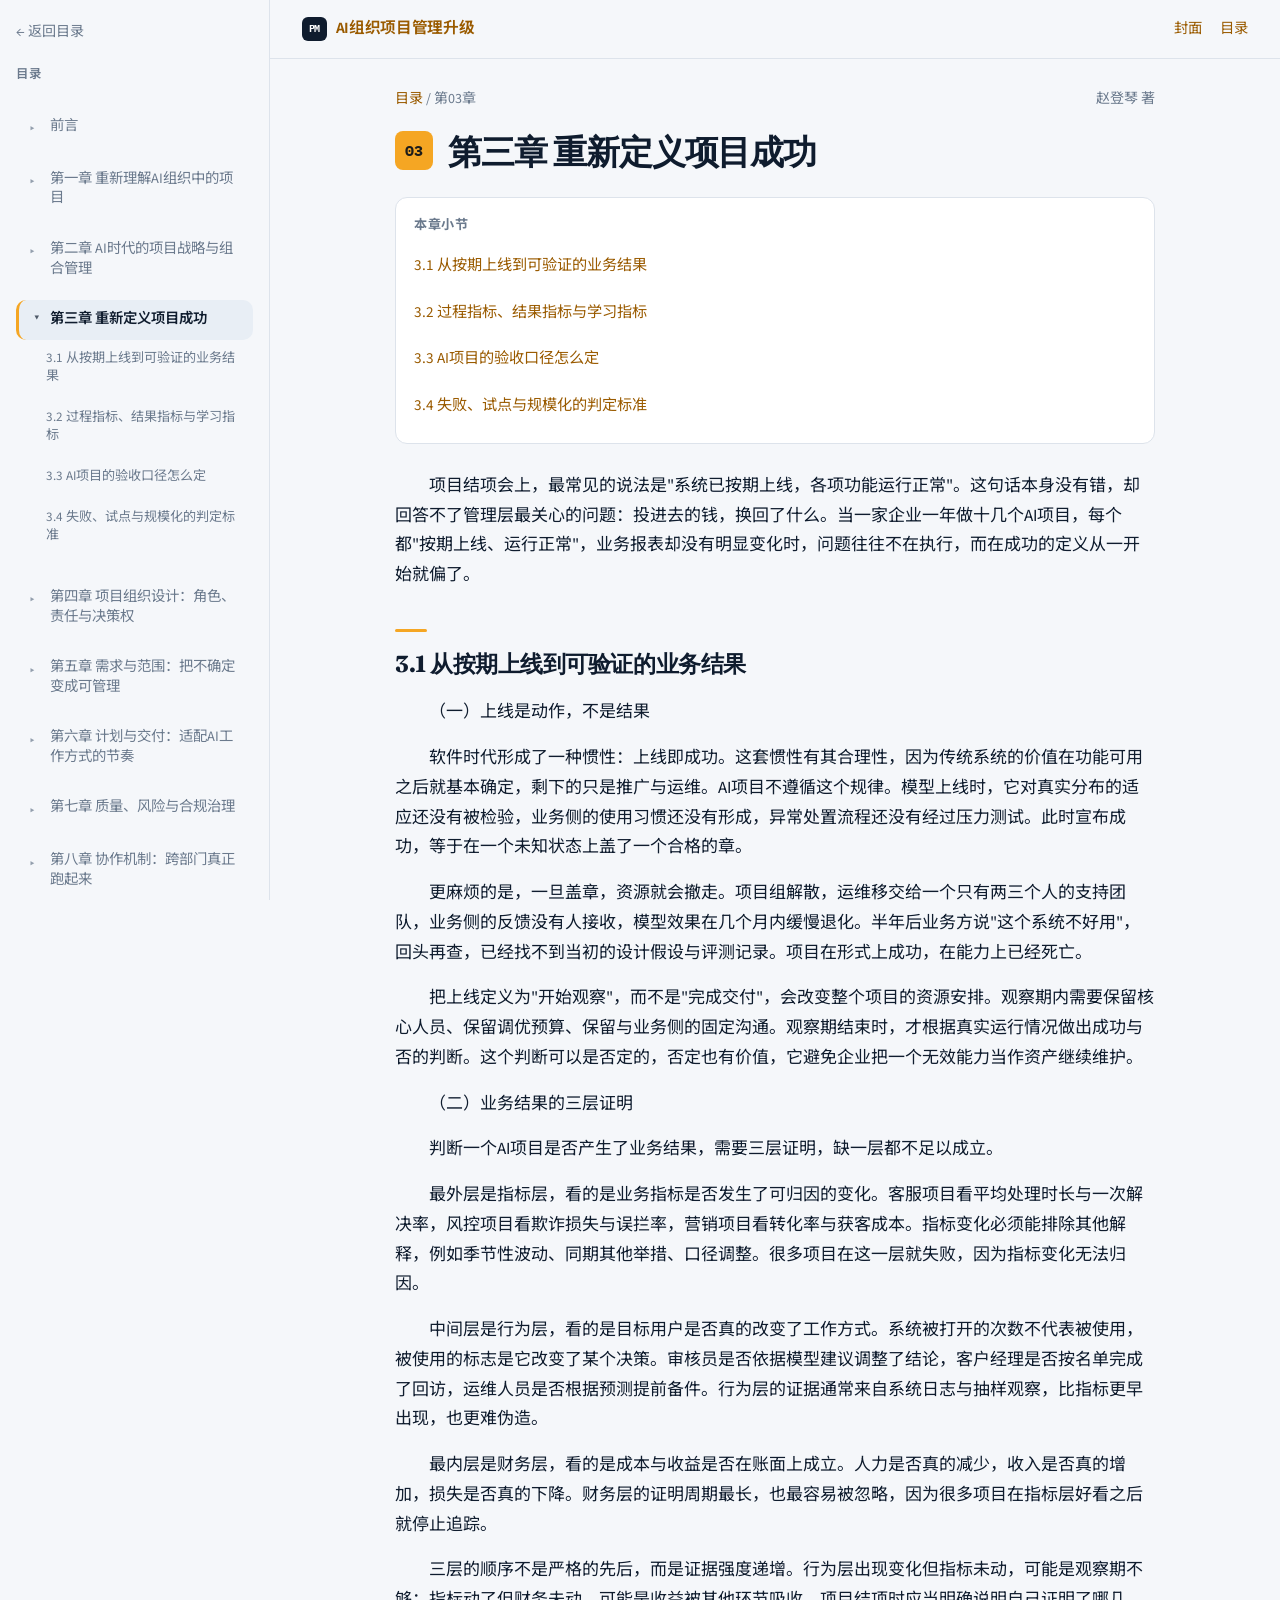
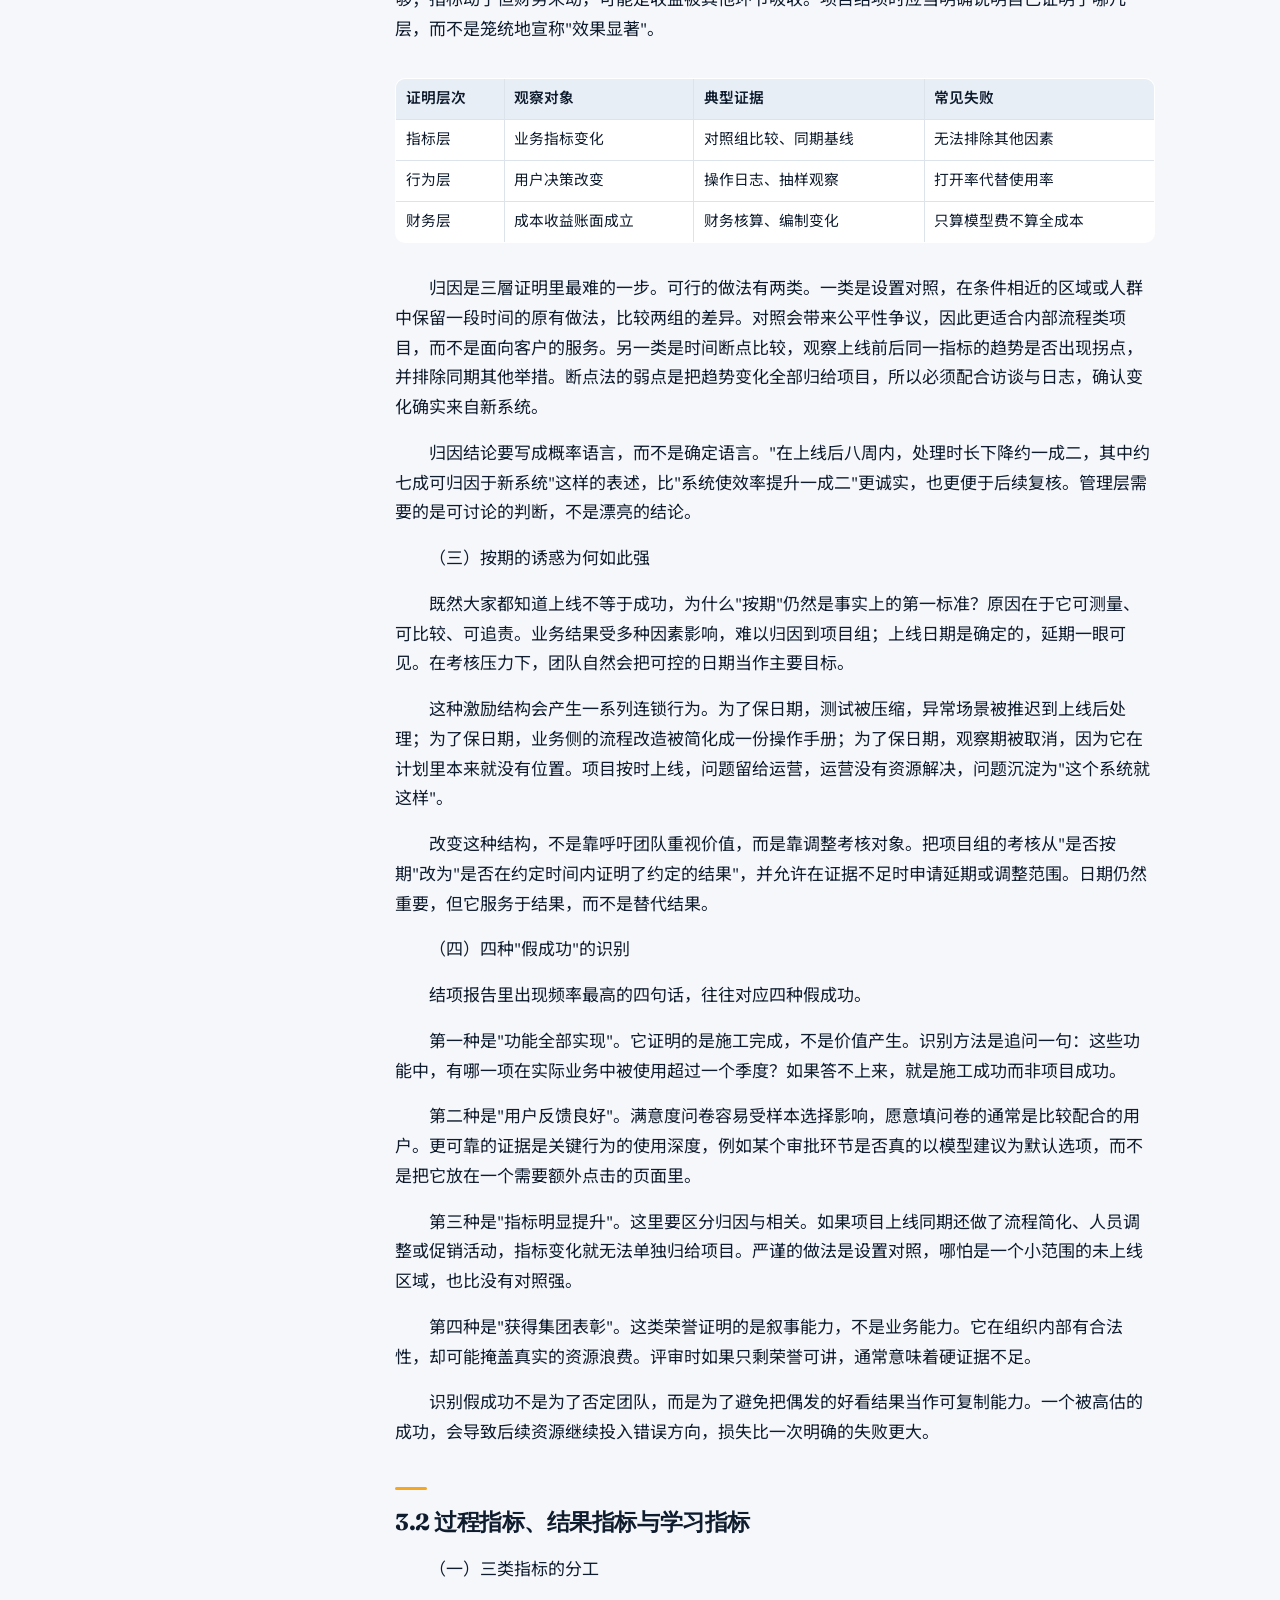
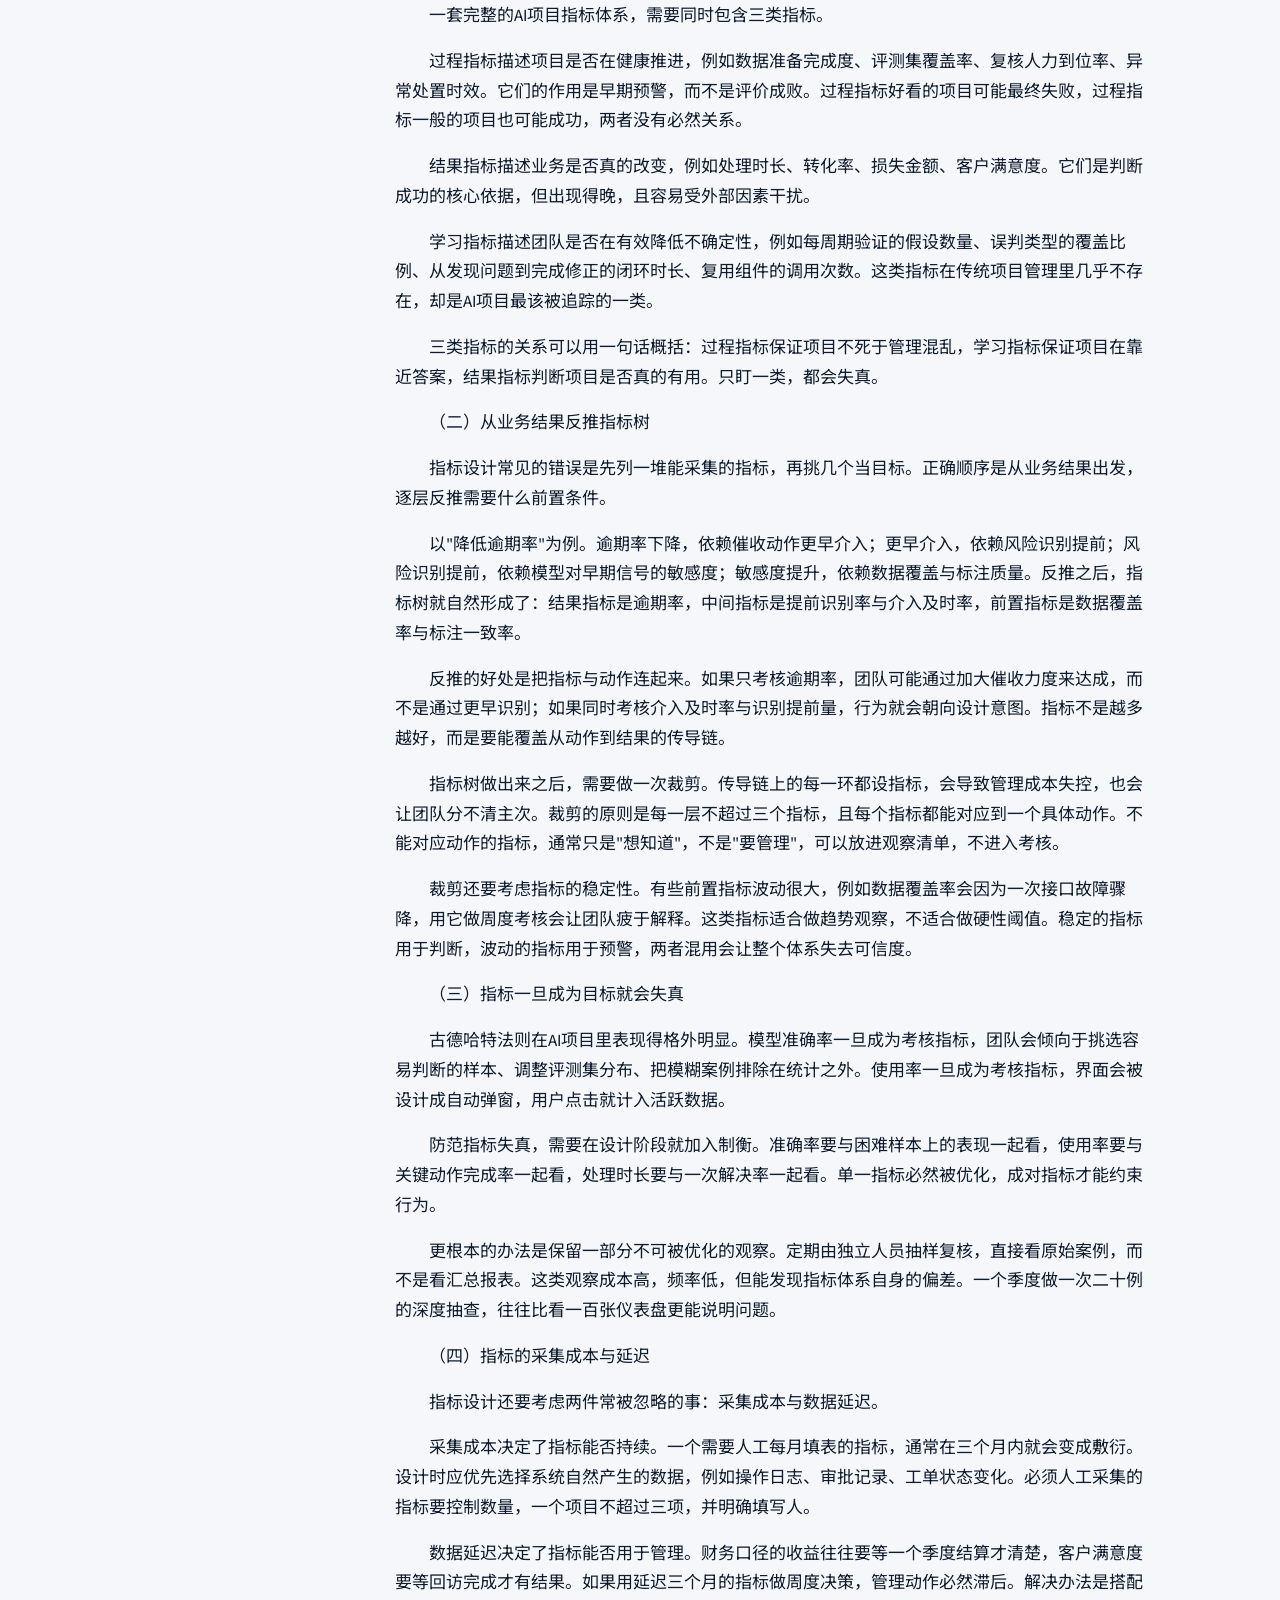
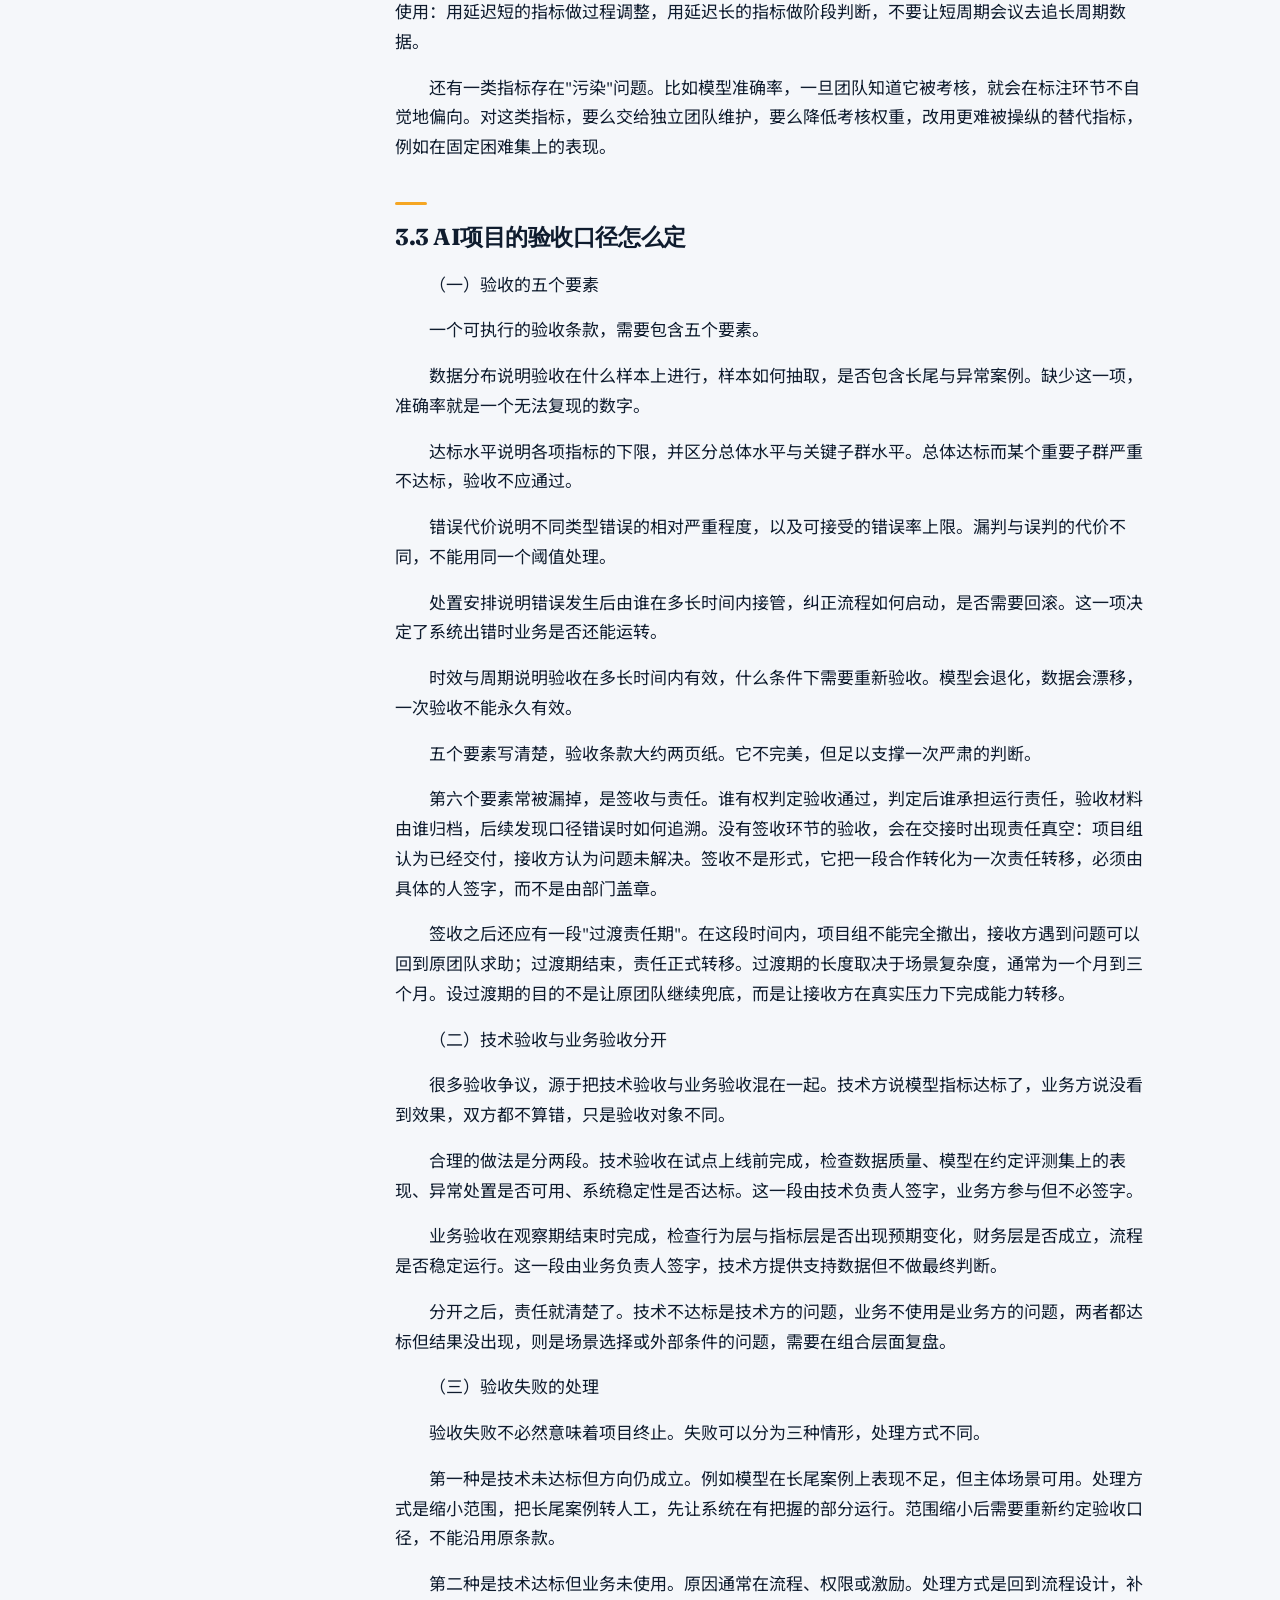
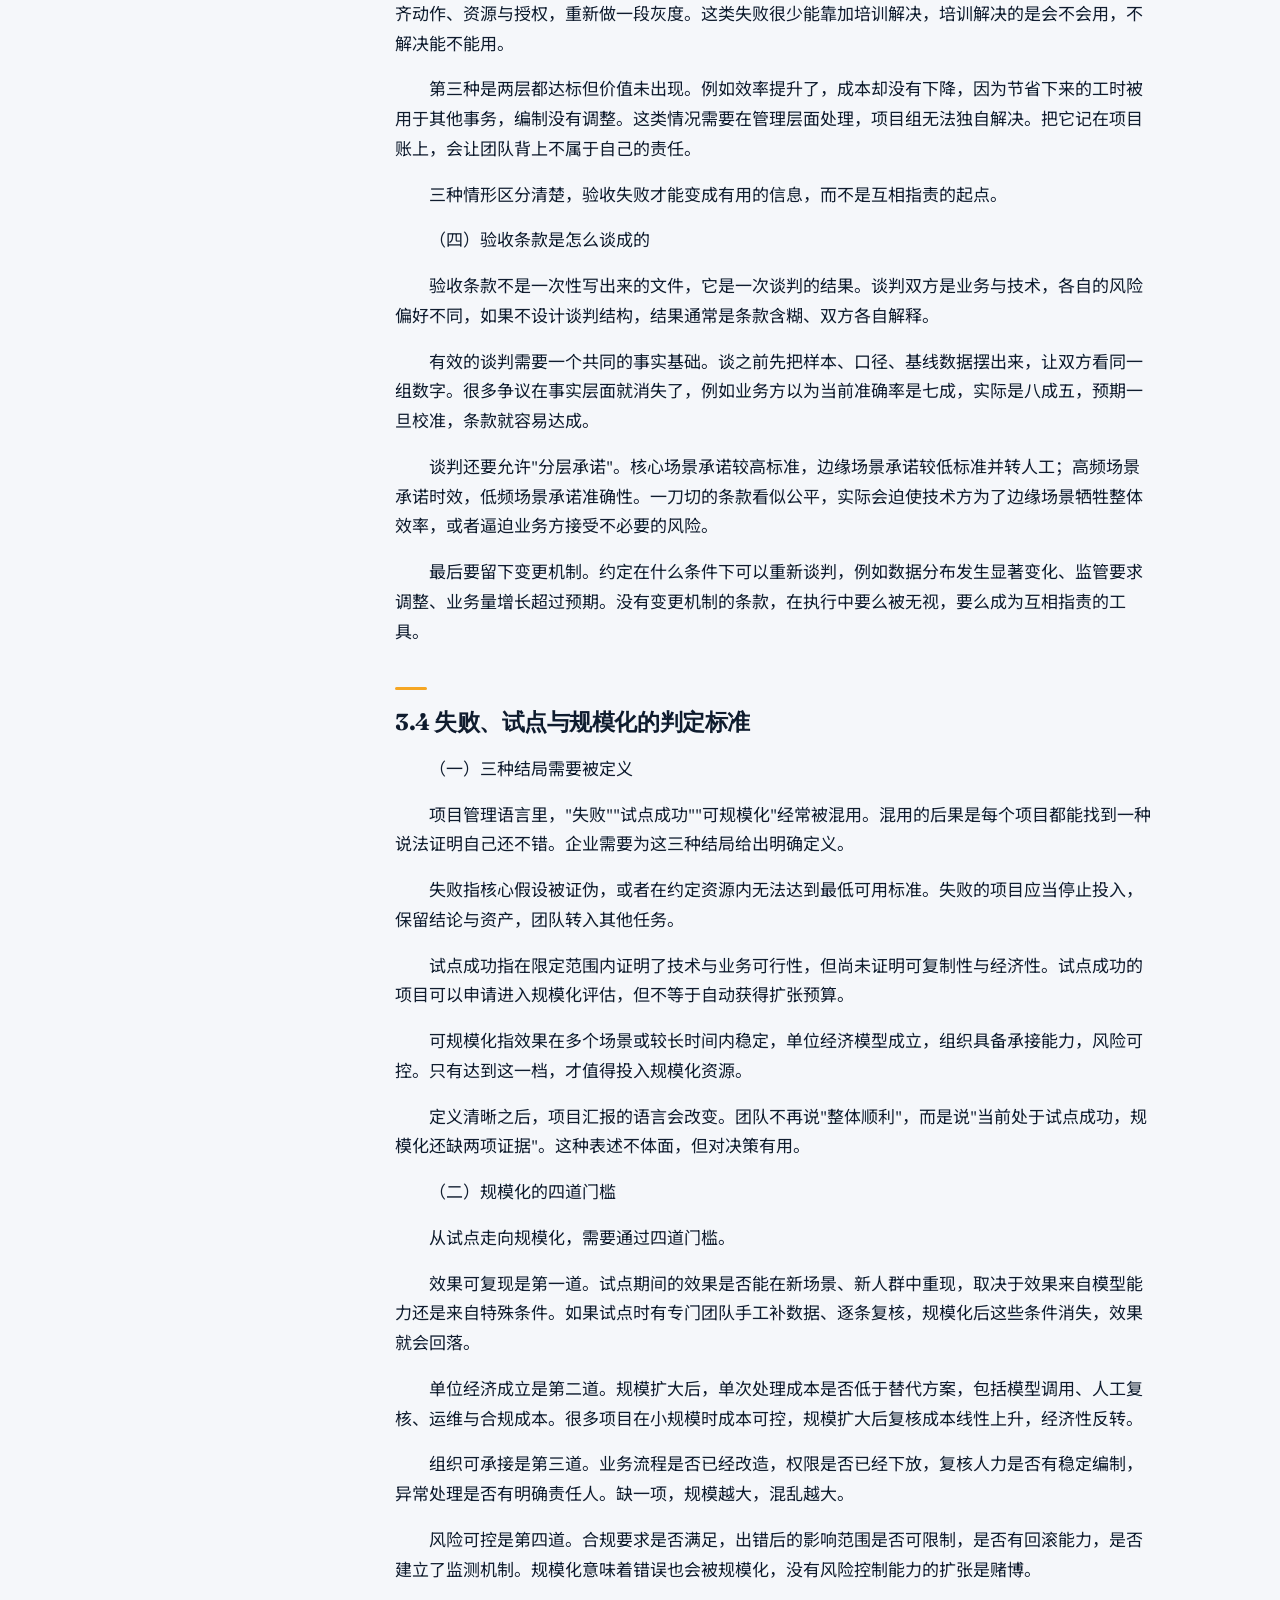
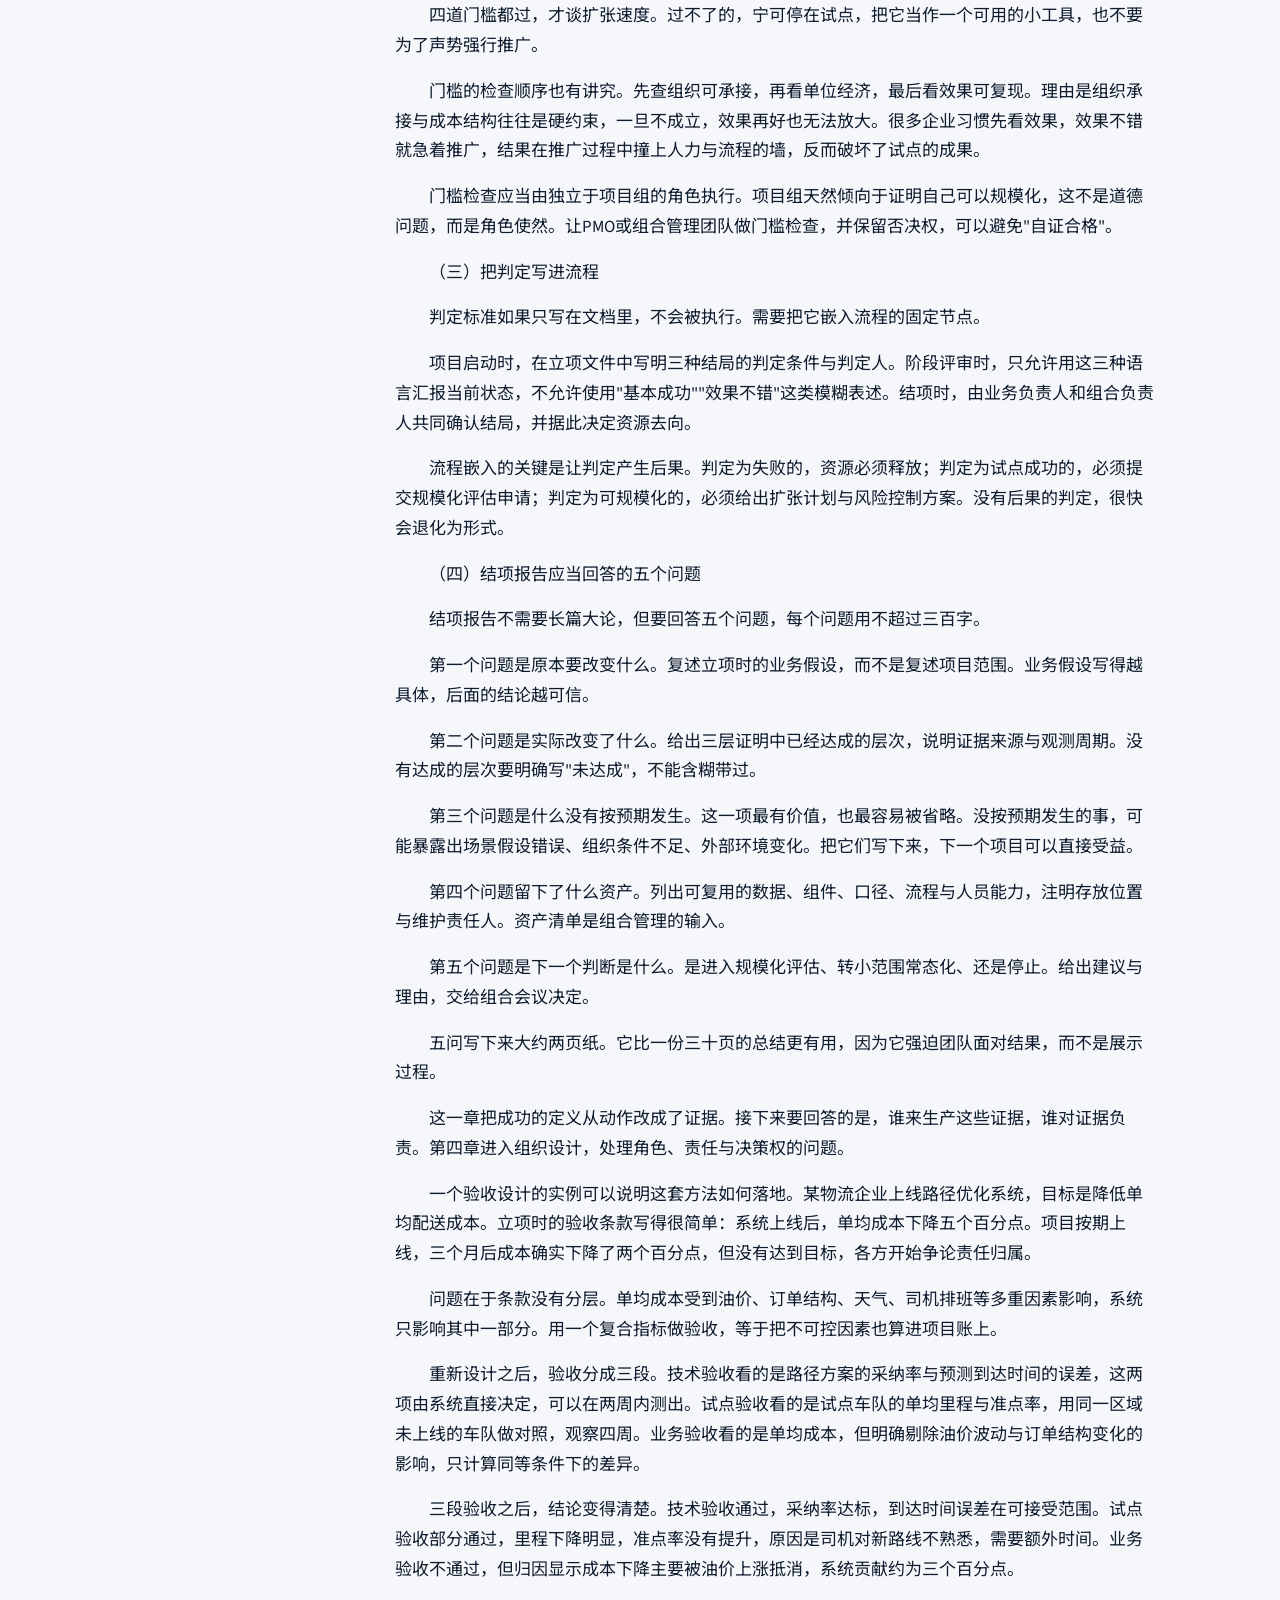
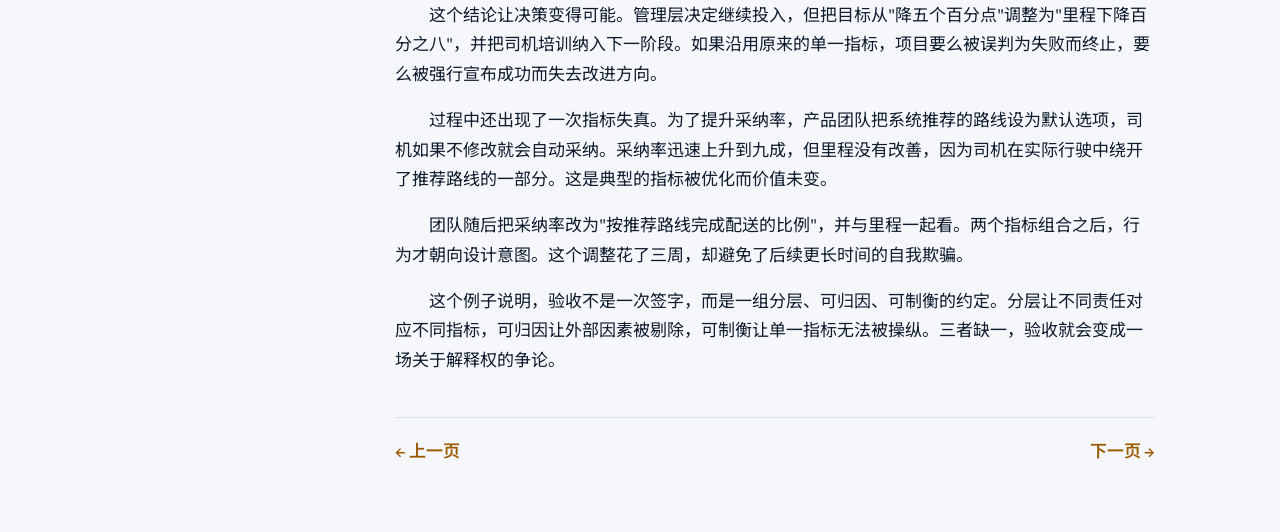
<file: ch03.html>
<!DOCTYPE html>
<html lang="zh-CN">
<head>
  <meta charset="UTF-8" />
  <meta name="viewport" content="width=device-width, initial-scale=1" />
  <title>第三章 重新定义项目成功 · AI组织项目管理升级</title>
  <link rel="preconnect" href="https://fonts.googleapis.com" />
  <link rel="preconnect" href="https://fonts.gstatic.com" crossorigin />
  <link href="https://fonts.googleapis.com/css2?family=Fraunces:opsz,wght@9..144,500;9..144,650&family=IBM+Plex+Mono:wght@400;500&family=Noto+Sans+SC:wght@400;500;700&family=Source+Sans+3:wght@400;600;700&display=swap" rel="stylesheet" />
  <link rel="stylesheet" href="styles.css" />
  <style>
:root {
  --ha-bg: #f5f7fa;
  --ha-sidebar: #f5f7fa;
  --ha-ink: #0f1c2e;
  --ha-muted: #6b7a8d;
  --ha-line: #dde3eb;
  --ha-active-bg: #e8eef5;
  --ha-accent: #f5a623;
  --ha-accent-ink: #1c1c1a;
}
body.hermes-book {
  background: var(--ha-bg) !important;
  color: var(--ha-ink);
  font-size: 17px;
  line-height: 1.75;
}
body.hermes-book a { color: #9a5b00; }
body.hermes-book a:hover { color: var(--ha-ink); }
.ha-shell {
  display: grid;
  grid-template-columns: 270px minmax(0, 1fr);
  min-height: 100vh;
}
.ha-sidebar {
  position: sticky;
  top: 0;
  align-self: start;
  height: 100vh;
  overflow-y: auto;
  padding: 1.25rem 1rem 1.5rem;
  border-right: 1px solid var(--ha-line);
  background: var(--ha-sidebar);
  display: flex;
  flex-direction: column;
  gap: 0.85rem;
}
.ha-back {
  display: inline-flex;
  align-items: center;
  gap: 0.35rem;
  color: var(--ha-muted) !important;
  text-decoration: none;
  font-size: 0.88rem;
}
.ha-back:hover { color: var(--ha-ink) !important; }
.ha-toc-label {
  font-size: 0.78rem;
  font-weight: 600;
  color: var(--ha-muted);
  letter-spacing: 0.06em;
  margin: 0.35rem 0 0.15rem;
}
.ha-chapters {
  list-style: none;
  margin: 0;
  padding: 0;
  display: flex;
  flex-direction: column;
  gap: 0.15rem;
}
.ha-chapters > li {
  border-radius: 10px;
}
.ha-chapters .chap-toggle {
  display: flex;
  align-items: flex-start;
  gap: 0.35rem;
  width: 100%;
  padding: 0.55rem 0.7rem;
  border: 0;
  border-radius: 10px;
  border-left: 3px solid transparent;
  background: transparent;
  color: var(--ha-muted);
  font: inherit;
  font-size: 0.9rem;
  line-height: 1.35;
  text-align: left;
  cursor: pointer;
}
.ha-chapters .chap-toggle:hover {
  background: rgba(15,28,46,0.04);
  color: var(--ha-ink);
}
.ha-chapters > li.open > .chap-toggle,
.ha-chapters > li.active > .chap-toggle {
  background: var(--ha-active-bg);
  color: var(--ha-ink);
  font-weight: 600;
  border-left-color: var(--ha-accent);
}
.ha-chapters .chap-caret {
  flex: 0 0 auto;
  width: 0.9rem;
  margin-top: 0.15rem;
  color: inherit;
  opacity: 0.7;
  transition: transform 0.15s ease;
}
.ha-chapters > li.open > .chap-toggle .chap-caret {
  transform: rotate(90deg);
}
.ha-chapters .chap-subs {
  list-style: none;
  margin: 0 0 0.35rem;
  padding: 0 0.4rem 0.25rem 1.35rem;
  display: none;
}
.ha-chapters > li.open > .chap-subs {
  display: grid;
  gap: 0.12rem;
}
.ha-chapters .chap-subs a {
  display: block;
  padding: 0.32rem 0.55rem;
  border-radius: 8px;
  text-decoration: none;
  color: var(--ha-muted);
  font-size: 0.82rem;
  line-height: 1.35;
}
.ha-chapters .chap-subs a:hover {
  background: rgba(15,28,46,0.04);
  color: var(--ha-ink);
}
.ha-chapters .chap-subs a.active {
  color: var(--ha-ink);
  font-weight: 600;
  background: rgba(31,111,235,0.08);
}
.ha-side-foot {
  margin-top: auto;
  padding-top: 1rem;
  border-top: 1px solid var(--ha-line);
  display: flex;
  flex-direction: column;
  gap: 0.55rem;
}
.ha-side-foot a {
  color: var(--ha-muted);
  text-decoration: none;
  font-size: 0.88rem;
}
.ha-side-foot a:hover { color: var(--ha-ink); }
.ha-main {
  min-width: 0;
  display: flex;
  flex-direction: column;
}
.ha-topbar {
  display: flex;
  align-items: center;
  justify-content: space-between;
  gap: 1rem;
  padding: 0.95rem 2rem;
  border-bottom: 1px solid var(--ha-line);
  background: rgba(245,247,250,0.92);
  backdrop-filter: blur(8px);
  position: sticky;
  top: 0;
  z-index: 5;
}
.ha-brand {
  display: inline-flex;
  align-items: center;
  gap: 0.55rem;
  text-decoration: none;
  color: var(--ha-ink);
  font-weight: 650;
  font-size: 0.98rem;
  letter-spacing: -0.02em;
}
.ha-brand-mark {
  width: 1.55rem;
  height: 1.55rem;
  border-radius: 6px;
  background: #0f1c2e;
  color: #fff;
  display: grid;
  place-items: center;
  font-size: 0.62rem;
  font-weight: 700;
  font-family: var(--font-mono);
}
.ha-top-links {
  display: flex;
  gap: 1.1rem;
  flex-wrap: wrap;
}
.ha-top-links a {
  color: var(--ha-muted);
  text-decoration: none;
  font-size: 0.9rem;
}
.ha-top-links a:hover { color: var(--ha-ink); }
.ha-article {
  width: min(760px, calc(100% - 3rem));
  margin: 0 auto;
  padding: 1.75rem 0 4rem;
}
.ha-meta {
  display: flex;
  justify-content: space-between;
  align-items: center;
  gap: 1rem;
  color: var(--ha-muted);
  font-size: 0.88rem;
  margin-bottom: 1.25rem;
}
.ha-meta a { color: inherit; text-decoration: none; }
.ha-meta a:hover { color: var(--ha-ink); }
.ha-chapter-head {
  display: flex;
  align-items: flex-start;
  gap: 0.9rem;
  margin-bottom: 1.5rem;
}
.ha-chapter-num {
  flex: 0 0 auto;
  min-width: 2.4rem;
  height: 2.4rem;
  padding: 0 0.55rem;
  border-radius: 8px;
  background: var(--ha-accent);
  color: var(--ha-accent-ink);
  display: grid;
  place-items: center;
  font-family: var(--font-mono);
  font-weight: 700;
  font-size: 0.95rem;
}
.ha-chapter-head h1 {
  margin: 0;
  font-size: clamp(1.55rem, 3vw, 2.15rem);
  border: none;
  padding: 0;
  letter-spacing: -0.03em;
}
.ha-section-list {
  list-style: none;
  margin: 0;
  padding: 0;
  display: flex;
  flex-direction: column;
  gap: 0.05rem;
}
.ha-section-list a {
  display: block;
  padding: 0.35rem 0.55rem;
  border-radius: 8px;
  text-decoration: none;
  color: var(--ha-muted);
  font-size: 0.82rem;
  line-height: 1.35;
}
.ha-section-list a:hover {
  background: rgba(15,28,46,0.04);
  color: var(--ha-ink);
}
.ha-content h2 {
  border-top: none;
  padding-top: 0.2rem;
  margin-top: 2.2rem;
}
.ha-content h2::before {
  content: "";
  display: block;
  width: 2rem;
  height: 3px;
  background: var(--ha-accent);
  margin-bottom: 0.75rem;
  border-radius: 2px;
}
.ha-content p { margin: 0 0 1rem; text-indent: 2em; }
.ha-sec-box {
  margin: 0 0 1.75rem;
  padding: 1rem 1.15rem 1.05rem;
  border-radius: 12px;
  background: #fff;
  border: 1px solid var(--ha-line);
}
.ha-sec-box .label {
  margin: 0 0 0.55rem;
  font-size: 0.82rem;
  font-weight: 700;
  color: var(--ha-muted);
  letter-spacing: 0.04em;
}
.ha-sec-box ul {
  list-style: none;
  margin: 0;
  padding: 0;
  display: grid;
  gap: 0.35rem;
}
.ha-sec-box a {
  text-decoration: none;
  color: var(--ha-ink);
  font-size: 0.95rem;
}
.ha-sec-box a:hover { color: #1554b5; }
.book-block {
  margin: 0 0 1rem;
  padding: 1rem 1.1rem 1.05rem;
  border-radius: 12px;
  background: #fff;
  border: 1px solid var(--ha-line);
}
.book-block h2 {
  margin: 0 0 0.55rem;
  font-size: 1.05rem;
  border: none;
  padding: 0;
  display: flex;
  gap: 0.65rem;
  align-items: baseline;
}
.book-block h2 a { text-decoration: none; color: var(--ha-ink); }
.book-block h2 .num {
  display: inline-grid;
  place-items: center;
  width: 1.85rem;
  height: 1.85rem;
  border-radius: 7px;
  background: var(--ha-accent);
  color: var(--ha-accent-ink);
  font-family: var(--font-mono);
  font-size: 0.82rem;
  font-weight: 700;
}
.book-block ul.secs {
  list-style: none;
  margin: 0;
  padding: 0;
  color: #3a4652;
  font-size: 0.92rem;
  display: grid;
  gap: 0.28rem;
}
.book-block ul.secs a { text-decoration: none; color: #3a4652; }
.book-block ul.secs a:hover { color: #1554b5; }
.figcap { color: var(--ha-muted); font-size: 0.9rem; text-align: center; margin: 0.25rem 0 1rem; }
.table-wrap { overflow-x: auto; margin: 1rem 0; }
.table-wrap table { width: 100%; border-collapse: collapse; font-size: 0.92rem; }
.table-wrap th, .table-wrap td { border: 1px solid var(--ha-line); padding: 0.45rem 0.6rem; text-align: left; vertical-align: top; }
.table-wrap th { background: #e8eef5; }
.figure img { max-width: 100%; height: auto; border-radius: 10px; border: 1px solid var(--ha-line); }
.ha-footer-nav {
  display: flex;
  justify-content: space-between;
  gap: 1rem;
  margin-top: 2.5rem;
  padding-top: 1.25rem;
  border-top: 1px solid var(--ha-line);
}
.ha-footer-nav a {
  text-decoration: none;
  color: var(--ha-ink);
  font-weight: 600;
}
.ha-index-list {
  list-style: none;
  margin: 0;
  padding: 0;
  display: flex;
  flex-direction: column;
  gap: 0.45rem;
}
.ha-index-list a {
  display: grid;
  grid-template-columns: 2.6rem 1fr;
  gap: 0.85rem;
  align-items: center;
  padding: 0.95rem 1rem;
  border-radius: 12px;
  text-decoration: none;
  color: var(--ha-ink);
  background: #fff;
  border: 1px solid var(--ha-line);
}
.ha-index-list a:hover { border-color: #c5d0de; background: #f8fafc; }
.ha-index-list .num {
  width: 2.4rem;
  height: 2.4rem;
  border-radius: 8px;
  background: var(--ha-accent);
  color: var(--ha-accent-ink);
  display: grid;
  place-items: center;
  font-family: var(--font-mono);
  font-weight: 700;
}
.ha-author {
  margin: 0 0 1.5rem;
  padding: 1.1rem 1.2rem;
  border-radius: 12px;
  background: #fff;
  border: 1px solid var(--ha-line);
}
.ha-author h2 {
  margin: 0 0 0.45rem;
  font-size: 1.05rem;
  border: none;
  padding: 0;
}
.ha-author p { margin: 0; color: #3a4652; font-size: 0.98rem; }
.ha-cover-thumb {
  display: inline-block;
  line-height: 0;
  border-radius: 8px;
  overflow: hidden;
  border: 1px solid var(--ha-line);
  margin: 0 0 1.25rem;
}
.ha-cover-thumb img {
  width: min(240px, 100%);
  height: auto;
  display: block;
}
@media (max-width: 920px) {
  .ha-shell { grid-template-columns: 1fr; }
  .ha-sidebar {
    position: static;
    height: auto;
    max-height: none;
    border-right: none;
    border-bottom: 1px solid var(--ha-line);
  }
  .ha-article { width: min(760px, calc(100% - 2rem)); }
  .ha-topbar { padding: 0.85rem 1rem; }
}
</style>
</head>
<body class="hermes-book">
  <div class="ha-shell">
    <aside class="ha-sidebar" aria-label="目录">
      <a class="ha-back" href="index.html">← 返回目录</a>
      <div class="ha-toc-label">目录</div>
      <ul class="ha-chapters">
        <li data-chap="ch00.html"><button type="button" class="chap-toggle" aria-expanded="false"><span class="chap-caret" aria-hidden="true">▸</span><span>前言</span></button><ul class="chap-subs"><li><a href="ch00.html#0-1-这本书想解决什么问题">0.1 这本书想解决什么问题</a></li><li><a href="ch00.html#0-2-写给谁看">0.2 写给谁看</a></li><li><a href="ch00.html#0-3-三个基本判断">0.3 三个基本判断</a></li><li><a href="ch00.html#0-4-全书结构">0.4 全书结构</a></li><li><a href="ch00.html#0-5-关于案例与数据的说明">0.5 关于案例与数据的说明</a></li><li><a href="ch00.html#0-6-一个提醒">0.6 一个提醒</a></li></ul></li><li data-chap="ch01.html"><button type="button" class="chap-toggle" aria-expanded="false"><span class="chap-caret" aria-hidden="true">▸</span><span>第一章 重新理解AI组织中的项目</span></button><ul class="chap-subs"><li><a href="ch01.html#1-1-从数字化项目到AI原生项目">1.1 从数字化项目到AI原生项目</a></li><li><a href="ch01.html#1-2-项目失败的常见归因为何失效">1.2 项目失败的常见归因为何失效</a></li><li><a href="ch01.html#1-3-人机协同如何改写交付单元">1.3 人机协同如何改写交付单元</a></li><li><a href="ch01.html#1-4-本书框架与使用方法">1.4 本书框架与使用方法</a></li></ul></li><li data-chap="ch02.html"><button type="button" class="chap-toggle" aria-expanded="false"><span class="chap-caret" aria-hidden="true">▸</span><span>第二章 AI时代的项目战略与组合管理</span></button><ul class="chap-subs"><li><a href="ch02.html#2-1-从项目清单到能力与价值组合">2.1 从项目清单到能力与价值组合</a></li><li><a href="ch02.html#2-2-什么样的事值得做成项目">2.2 什么样的事值得做成项目</a></li><li><a href="ch02.html#2-3-AI投入的优先级与止损机制">2.3 AI投入的优先级与止损机制</a></li><li><a href="ch02.html#2-4-组合看板-战略对齐与资源再平衡">2.4 组合看板：战略对齐与资源再平衡</a></li></ul></li><li class="open active" data-chap="ch03.html"><button type="button" class="chap-toggle" aria-expanded="true"><span class="chap-caret" aria-hidden="true">▸</span><span>第三章 重新定义项目成功</span></button><ul class="chap-subs"><li><a href="ch03.html#3-1-从按期上线到可验证的业务结果">3.1 从按期上线到可验证的业务结果</a></li><li><a href="ch03.html#3-2-过程指标-结果指标与学习指标">3.2 过程指标、结果指标与学习指标</a></li><li><a href="ch03.html#3-3-AI项目的验收口径怎么定">3.3 AI项目的验收口径怎么定</a></li><li><a href="ch03.html#3-4-失败-试点与规模化的判定标准">3.4 失败、试点与规模化的判定标准</a></li></ul></li><li data-chap="ch04.html"><button type="button" class="chap-toggle" aria-expanded="false"><span class="chap-caret" aria-hidden="true">▸</span><span>第四章 项目组织设计：角色、责任与决策权</span></button><ul class="chap-subs"><li><a href="ch04.html#4-1-产品-业务-数据-算法-工程如何编队">4.1 产品、业务、数据、算法、工程如何编队</a></li><li><a href="ch04.html#4-2-人机分工与关键决策分级">4.2 人机分工与关键决策分级</a></li><li><a href="ch04.html#4-3-项目经理的新定位-从进度官到协同设计师">4.3 项目经理的新定位：从进度官到协同设计师</a></li><li><a href="ch04.html#4-4-责任域-升级路径与决策台账">4.4 责任域、升级路径与决策台账</a></li></ul></li><li data-chap="ch05.html"><button type="button" class="chap-toggle" aria-expanded="false"><span class="chap-caret" aria-hidden="true">▸</span><span>第五章 需求与范围：把不确定变成可管理</span></button><ul class="chap-subs"><li><a href="ch05.html#5-1-AI需求为什么总是-看起来清楚-做起来漂移">5.1 AI需求为什么总是"看起来清楚、做起来漂移"</a></li><li><a href="ch05.html#5-2-问题定义-约束边界与不可自动化清单">5.2 问题定义、约束边界与不可自动化清单</a></li><li><a href="ch05.html#5-3-范围分层-MVP-增强版与禁区">5.3 范围分层：MVP、增强版与禁区</a></li><li><a href="ch05.html#5-4-变更控制-允许探索-但不允许无底线膨胀">5.4 变更控制：允许探索，但不允许无底线膨胀</a></li></ul></li><li data-chap="ch06.html"><button type="button" class="chap-toggle" aria-expanded="false"><span class="chap-caret" aria-hidden="true">▸</span><span>第六章 计划与交付：适配AI工作方式的节奏</span></button><ul class="chap-subs"><li><a href="ch06.html#6-1-为什么传统瀑布和纯敏捷都容易失灵">6.1 为什么传统瀑布和纯敏捷都容易失灵</a></li><li><a href="ch06.html#6-2-双轨节奏-探索轨与交付轨">6.2 双轨节奏：探索轨与交付轨</a></li><li><a href="ch06.html#6-3-里程碑设计-数据-模型-流程-治理四条线">6.3 里程碑设计：数据、模型、流程、治理四条线</a></li><li><a href="ch06.html#6-4-人机并行下的依赖管理与缓冲策略">6.4 人机并行下的依赖管理与缓冲策略</a></li></ul></li><li data-chap="ch07.html"><button type="button" class="chap-toggle" aria-expanded="false"><span class="chap-caret" aria-hidden="true">▸</span><span>第七章 质量、风险与合规治理</span></button><ul class="chap-subs"><li><a href="ch07.html#7-1-AI项目的质量不只是-测通了">7.1 AI项目的质量不只是"测通了"</a></li><li><a href="ch07.html#7-2-模型风险-数据风险-流程风险与责任风险">7.2 模型风险、数据风险、流程风险与责任风险</a></li><li><a href="ch07.html#7-3-验证机制-抽样-回测-人工复核与回滚">7.3 验证机制：抽样、回测、人工复核与回滚</a></li><li><a href="ch07.html#7-4-隐私-安全-伦理与审计如何嵌入交付">7.4 隐私、安全、伦理与审计如何嵌入交付</a></li></ul></li><li data-chap="ch08.html"><button type="button" class="chap-toggle" aria-expanded="false"><span class="chap-caret" aria-hidden="true">▸</span><span>第八章 协作机制：跨部门真正跑起来</span></button><ul class="chap-subs"><li><a href="ch08.html#8-1-AI项目协作失败的组织根因">8.1 AI项目协作失败的组织根因</a></li><li><a href="ch08.html#8-2-协同界面-输入-审核-例外-交接">8.2 协同界面：输入、审核、例外、交接</a></li><li><a href="ch08.html#8-3-会议-文档-智能体与知识沉淀怎么配">8.3 会议、文档、智能体与知识沉淀怎么配</a></li><li><a href="ch08.html#8-4-冲突处理-业务目标-技术可行与合规底线">8.4 冲突处理：业务目标、技术可行与合规底线</a></li></ul></li><li data-chap="ch09.html"><button type="button" class="chap-toggle" aria-expanded="false"><span class="chap-caret" aria-hidden="true">▸</span><span>第九章 人效与激励：让团队愿意用AI交付</span></button><ul class="chap-subs"><li><a href="ch09.html#9-1-从工时核算到判断密度与交付质量">9.1 从工时核算到判断密度与交付质量</a></li><li><a href="ch09.html#9-2-AI贡献如何进入项目评价">9.2 AI贡献如何进入项目评价</a></li><li><a href="ch09.html#9-3-项目经理-专家与执行角色的差异化激励">9.3 项目经理、专家与执行角色的差异化激励</a></li><li><a href="ch09.html#9-4-能力建设-项目团队的AI素养与带教机制">9.4 能力建设：项目团队的AI素养与带教机制</a></li></ul></li><li data-chap="ch10.html"><button type="button" class="chap-toggle" aria-expanded="false"><span class="chap-caret" aria-hidden="true">▸</span><span>第十章 落地路径：从试点到规模化升级</span></button><ul class="chap-subs"><li><a href="ch10.html#10-1-成熟度评估与改造切入点选择">10.1 成熟度评估与改造切入点选择</a></li><li><a href="ch10.html#10-2-90天升级计划与一年演进路线">10.2 90天升级计划与一年演进路线</a></li><li><a href="ch10.html#10-3-可复用的项目操作系统">10.3 可复用的项目操作系统</a></li><li><a href="ch10.html#10-4-典型场景案例与避坑清单">10.4 典型场景案例与避坑清单</a></li></ul></li><li data-chap="appendix.html"><button type="button" class="chap-toggle" aria-expanded="false"><span class="chap-caret" aria-hidden="true">▸</span><span>附录</span></button><ul class="chap-subs"><li><a href="appendix.html#A-1-AI项目管理工具箱">A.1 AI项目管理工具箱</a></li><li><a href="appendix.html#A-2-角色职责-决策分级与验收模板">A.2 角色职责、决策分级与验收模板</a></li><li><a href="appendix.html#A-3-自检清单与复盘表">A.3 自检清单与复盘表</a></li><li><a href="appendix.html#A-4-使用说明与常见误用">A.4 使用说明与常见误用</a></li></ul></li>
      </ul>
      <div class="ha-side-foot">
        <a href="cover.html">封面</a>
        <a href="index.html">目录</a>
      </div>
    </aside>
    <div class="ha-main">
      <header class="ha-topbar">
        <a class="ha-brand" href="index.html">
          <span class="ha-brand-mark">PM</span>
          AI组织项目管理升级
        </a>
        <div class="ha-top-links">
          <a href="cover.html">封面</a>
          <a href="index.html">目录</a>
        </div>
      </header>
      <article class="ha-article">
        <div class="ha-meta">
          <div><a href="index.html">目录</a> / 第03章</div>
          <div>赵登琴 著</div>
        </div>
        <div class="ha-chapter-head">
          <div class="ha-chapter-num">03</div>
          <h1>第三章 重新定义项目成功</h1>
        </div>
        <nav class="ha-sec-box" aria-label="本章小节">
          <div class="label">本章小节</div>
          <ul>
<li><a href="#3-1-从按期上线到可验证的业务结果">3.1 从按期上线到可验证的业务结果</a></li><li><a href="#3-2-过程指标-结果指标与学习指标">3.2 过程指标、结果指标与学习指标</a></li><li><a href="#3-3-AI项目的验收口径怎么定">3.3 AI项目的验收口径怎么定</a></li><li><a href="#3-4-失败-试点与规模化的判定标准">3.4 失败、试点与规模化的判定标准</a></li>
          </ul>
        </nav>
        <div class="ha-content">
<p>项目结项会上，最常见的说法是"系统已按期上线，各项功能运行正常"。这句话本身没有错，却回答不了管理层最关心的问题：投进去的钱，换回了什么。当一家企业一年做十几个AI项目，每个都"按期上线、运行正常"，业务报表却没有明显变化时，问题往往不在执行，而在成功的定义从一开始就偏了。</p>
<h2 id="3-1-从按期上线到可验证的业务结果">3.1 从按期上线到可验证的业务结果</h2>
<p>（一）上线是动作，不是结果</p>
<p>软件时代形成了一种惯性：上线即成功。这套惯性有其合理性，因为传统系统的价值在功能可用之后就基本确定，剩下的只是推广与运维。AI项目不遵循这个规律。模型上线时，它对真实分布的适应还没有被检验，业务侧的使用习惯还没有形成，异常处置流程还没有经过压力测试。此时宣布成功，等于在一个未知状态上盖了一个合格的章。</p>
<p>更麻烦的是，一旦盖章，资源就会撤走。项目组解散，运维移交给一个只有两三个人的支持团队，业务侧的反馈没有人接收，模型效果在几个月内缓慢退化。半年后业务方说"这个系统不好用"，回头再查，已经找不到当初的设计假设与评测记录。项目在形式上成功，在能力上已经死亡。</p>
<p>把上线定义为"开始观察"，而不是"完成交付"，会改变整个项目的资源安排。观察期内需要保留核心人员、保留调优预算、保留与业务侧的固定沟通。观察期结束时，才根据真实运行情况做出成功与否的判断。这个判断可以是否定的，否定也有价值，它避免企业把一个无效能力当作资产继续维护。</p>
<p>（二）业务结果的三层证明</p>
<p>判断一个AI项目是否产生了业务结果，需要三层证明，缺一层都不足以成立。</p>
<p>最外层是指标层，看的是业务指标是否发生了可归因的变化。客服项目看平均处理时长与一次解决率，风控项目看欺诈损失与误拦率，营销项目看转化率与获客成本。指标变化必须能排除其他解释，例如季节性波动、同期其他举措、口径调整。很多项目在这一层就失败，因为指标变化无法归因。</p>
<p>中间层是行为层，看的是目标用户是否真的改变了工作方式。系统被打开的次数不代表被使用，被使用的标志是它改变了某个决策。审核员是否依据模型建议调整了结论，客户经理是否按名单完成了回访，运维人员是否根据预测提前备件。行为层的证据通常来自系统日志与抽样观察，比指标更早出现，也更难伪造。</p>
<p>最内层是财务层，看的是成本与收益是否在账面上成立。人力是否真的减少，收入是否真的增加，损失是否真的下降。财务层的证明周期最长，也最容易被忽略，因为很多项目在指标层好看之后就停止追踪。</p>
<p>三层的顺序不是严格的先后，而是证据强度递增。行为层出现变化但指标未动，可能是观察期不够；指标动了但财务未动，可能是收益被其他环节吸收。项目结项时应当明确说明自己证明了哪几层，而不是笼统地宣称"效果显著"。</p>
<div class="table-wrap"><table>
<tr><th>证明层次</th><th>观察对象</th><th>典型证据</th><th>常见失败</th></tr>
<tr><td>指标层</td><td>业务指标变化</td><td>对照组比较、同期基线</td><td>无法排除其他因素</td></tr>
<tr><td>行为层</td><td>用户决策改变</td><td>操作日志、抽样观察</td><td>打开率代替使用率</td></tr>
<tr><td>财务层</td><td>成本收益账面成立</td><td>财务核算、编制变化</td><td>只算模型费不算全成本</td></tr>
</table></div>
<p>归因是三層证明里最难的一步。可行的做法有两类。一类是设置对照，在条件相近的区域或人群中保留一段时间的原有做法，比较两组的差异。对照会带来公平性争议，因此更适合内部流程类项目，而不是面向客户的服务。另一类是时间断点比较，观察上线前后同一指标的趋势是否出现拐点，并排除同期其他举措。断点法的弱点是把趋势变化全部归给项目，所以必须配合访谈与日志，确认变化确实来自新系统。</p>
<p>归因结论要写成概率语言，而不是确定语言。"在上线后八周内，处理时长下降约一成二，其中约七成可归因于新系统"这样的表述，比"系统使效率提升一成二"更诚实，也更便于后续复核。管理层需要的是可讨论的判断，不是漂亮的结论。</p>
<p>（三）按期的诱惑为何如此强</p>
<p>既然大家都知道上线不等于成功，为什么"按期"仍然是事实上的第一标准？原因在于它可测量、可比较、可追责。业务结果受多种因素影响，难以归因到项目组；上线日期是确定的，延期一眼可见。在考核压力下，团队自然会把可控的日期当作主要目标。</p>
<p>这种激励结构会产生一系列连锁行为。为了保日期，测试被压缩，异常场景被推迟到上线后处理；为了保日期，业务侧的流程改造被简化成一份操作手册；为了保日期，观察期被取消，因为它在计划里本来就没有位置。项目按时上线，问题留给运营，运营没有资源解决，问题沉淀为"这个系统就这样"。</p>
<p>改变这种结构，不是靠呼吁团队重视价值，而是靠调整考核对象。把项目组的考核从"是否按期"改为"是否在约定时间内证明了约定的结果"，并允许在证据不足时申请延期或调整范围。日期仍然重要，但它服务于结果，而不是替代结果。</p>
<p>（四）四种"假成功"的识别</p>
<p>结项报告里出现频率最高的四句话，往往对应四种假成功。</p>
<p>第一种是"功能全部实现"。它证明的是施工完成，不是价值产生。识别方法是追问一句：这些功能中，有哪一项在实际业务中被使用超过一个季度？如果答不上来，就是施工成功而非项目成功。</p>
<p>第二种是"用户反馈良好"。满意度问卷容易受样本选择影响，愿意填问卷的通常是比较配合的用户。更可靠的证据是关键行为的使用深度，例如某个审批环节是否真的以模型建议为默认选项，而不是把它放在一个需要额外点击的页面里。</p>
<p>第三种是"指标明显提升"。这里要区分归因与相关。如果项目上线同期还做了流程简化、人员调整或促销活动，指标变化就无法单独归给项目。严谨的做法是设置对照，哪怕是一个小范围的未上线区域，也比没有对照强。</p>
<p>第四种是"获得集团表彰"。这类荣誉证明的是叙事能力，不是业务能力。它在组织内部有合法性，却可能掩盖真实的资源浪费。评审时如果只剩荣誉可讲，通常意味着硬证据不足。</p>
<p>识别假成功不是为了否定团队，而是为了避免把偶发的好看结果当作可复制能力。一个被高估的成功，会导致后续资源继续投入错误方向，损失比一次明确的失败更大。</p>
<h2 id="3-2-过程指标-结果指标与学习指标">3.2 过程指标、结果指标与学习指标</h2>
<p>（一）三类指标的分工</p>
<p>一套完整的AI项目指标体系，需要同时包含三类指标。</p>
<p>过程指标描述项目是否在健康推进，例如数据准备完成度、评测集覆盖率、复核人力到位率、异常处置时效。它们的作用是早期预警，而不是评价成败。过程指标好看的项目可能最终失败，过程指标一般的项目也可能成功，两者没有必然关系。</p>
<p>结果指标描述业务是否真的改变，例如处理时长、转化率、损失金额、客户满意度。它们是判断成功的核心依据，但出现得晚，且容易受外部因素干扰。</p>
<p>学习指标描述团队是否在有效降低不确定性，例如每周期验证的假设数量、误判类型的覆盖比例、从发现问题到完成修正的闭环时长、复用组件的调用次数。这类指标在传统项目管理里几乎不存在，却是AI项目最该被追踪的一类。</p>
<p>三类指标的关系可以用一句话概括：过程指标保证项目不死于管理混乱，学习指标保证项目在靠近答案，结果指标判断项目是否真的有用。只盯一类，都会失真。</p>
<p>（二）从业务结果反推指标树</p>
<p>指标设计常见的错误是先列一堆能采集的指标，再挑几个当目标。正确顺序是从业务结果出发，逐层反推需要什么前置条件。</p>
<p>以"降低逾期率"为例。逾期率下降，依赖催收动作更早介入；更早介入，依赖风险识别提前；风险识别提前，依赖模型对早期信号的敏感度；敏感度提升，依赖数据覆盖与标注质量。反推之后，指标树就自然形成了：结果指标是逾期率，中间指标是提前识别率与介入及时率，前置指标是数据覆盖率与标注一致率。</p>
<p>反推的好处是把指标与动作连起来。如果只考核逾期率，团队可能通过加大催收力度来达成，而不是通过更早识别；如果同时考核介入及时率与识别提前量，行为就会朝向设计意图。指标不是越多越好，而是要能覆盖从动作到结果的传导链。</p>
<p>指标树做出来之后，需要做一次裁剪。传导链上的每一环都设指标，会导致管理成本失控，也会让团队分不清主次。裁剪的原则是每一层不超过三个指标，且每个指标都能对应到一个具体动作。不能对应动作的指标，通常只是"想知道"，不是"要管理"，可以放进观察清单，不进入考核。</p>
<p>裁剪还要考虑指标的稳定性。有些前置指标波动很大，例如数据覆盖率会因为一次接口故障骤降，用它做周度考核会让团队疲于解释。这类指标适合做趋势观察，不适合做硬性阈值。稳定的指标用于判断，波动的指标用于预警，两者混用会让整个体系失去可信度。</p>
<p>（三）指标一旦成为目标就会失真</p>
<p>古德哈特法则在AI项目里表现得格外明显。模型准确率一旦成为考核指标，团队会倾向于挑选容易判断的样本、调整评测集分布、把模糊案例排除在统计之外。使用率一旦成为考核指标，界面会被设计成自动弹窗，用户点击就计入活跃数据。</p>
<p>防范指标失真，需要在设计阶段就加入制衡。准确率要与困难样本上的表现一起看，使用率要与关键动作完成率一起看，处理时长要与一次解决率一起看。单一指标必然被优化，成对指标才能约束行为。</p>
<p>更根本的办法是保留一部分不可被优化的观察。定期由独立人员抽样复核，直接看原始案例，而不是看汇总报表。这类观察成本高，频率低，但能发现指标体系自身的偏差。一个季度做一次二十例的深度抽查，往往比看一百张仪表盘更能说明问题。</p>
<p>（四）指标的采集成本与延迟</p>
<p>指标设计还要考虑两件常被忽略的事：采集成本与数据延迟。</p>
<p>采集成本决定了指标能否持续。一个需要人工每月填表的指标，通常在三个月内就会变成敷衍。设计时应优先选择系统自然产生的数据，例如操作日志、审批记录、工单状态变化。必须人工采集的指标要控制数量，一个项目不超过三项，并明确填写人。</p>
<p>数据延迟决定了指标能否用于管理。财务口径的收益往往要等一个季度结算才清楚，客户满意度要等回访完成才有结果。如果用延迟三个月的指标做周度决策，管理动作必然滞后。解决办法是搭配使用：用延迟短的指标做过程调整，用延迟长的指标做阶段判断，不要让短周期会议去追长周期数据。</p>
<p>还有一类指标存在"污染"问题。比如模型准确率，一旦团队知道它被考核，就会在标注环节不自觉地偏向。对这类指标，要么交给独立团队维护，要么降低考核权重，改用更难被操纵的替代指标，例如在固定困难集上的表现。</p>
<h2 id="3-3-AI项目的验收口径怎么定">3.3 AI项目的验收口径怎么定</h2>
<p>（一）验收的五个要素</p>
<p>一个可执行的验收条款，需要包含五个要素。</p>
<p>数据分布说明验收在什么样本上进行，样本如何抽取，是否包含长尾与异常案例。缺少这一项，准确率就是一个无法复现的数字。</p>
<p>达标水平说明各项指标的下限，并区分总体水平与关键子群水平。总体达标而某个重要子群严重不达标，验收不应通过。</p>
<p>错误代价说明不同类型错误的相对严重程度，以及可接受的错误率上限。漏判与误判的代价不同，不能用同一个阈值处理。</p>
<p>处置安排说明错误发生后由谁在多长时间内接管，纠正流程如何启动，是否需要回滚。这一项决定了系统出错时业务是否还能运转。</p>
<p>时效与周期说明验收在多长时间内有效，什么条件下需要重新验收。模型会退化，数据会漂移，一次验收不能永久有效。</p>
<p>五个要素写清楚，验收条款大约两页纸。它不完美，但足以支撑一次严肃的判断。</p>
<p>第六个要素常被漏掉，是签收与责任。谁有权判定验收通过，判定后谁承担运行责任，验收材料由谁归档，后续发现口径错误时如何追溯。没有签收环节的验收，会在交接时出现责任真空：项目组认为已经交付，接收方认为问题未解决。签收不是形式，它把一段合作转化为一次责任转移，必须由具体的人签字，而不是由部门盖章。</p>
<p>签收之后还应有一段"过渡责任期"。在这段时间内，项目组不能完全撤出，接收方遇到问题可以回到原团队求助；过渡期结束，责任正式转移。过渡期的长度取决于场景复杂度，通常为一个月到三个月。设过渡期的目的不是让原团队继续兜底，而是让接收方在真实压力下完成能力转移。</p>
<p>（二）技术验收与业务验收分开</p>
<p>很多验收争议，源于把技术验收与业务验收混在一起。技术方说模型指标达标了，业务方说没看到效果，双方都不算错，只是验收对象不同。</p>
<p>合理的做法是分两段。技术验收在试点上线前完成，检查数据质量、模型在约定评测集上的表现、异常处置是否可用、系统稳定性是否达标。这一段由技术负责人签字，业务方参与但不必签字。</p>
<p>业务验收在观察期结束时完成，检查行为层与指标层是否出现预期变化，财务层是否成立，流程是否稳定运行。这一段由业务负责人签字，技术方提供支持数据但不做最终判断。</p>
<p>分开之后，责任就清楚了。技术不达标是技术方的问题，业务不使用是业务方的问题，两者都达标但结果没出现，则是场景选择或外部条件的问题，需要在组合层面复盘。</p>
<p>（三）验收失败的处理</p>
<p>验收失败不必然意味着项目终止。失败可以分为三种情形，处理方式不同。</p>
<p>第一种是技术未达标但方向仍成立。例如模型在长尾案例上表现不足，但主体场景可用。处理方式是缩小范围，把长尾案例转人工，先让系统在有把握的部分运行。范围缩小后需要重新约定验收口径，不能沿用原条款。</p>
<p>第二种是技术达标但业务未使用。原因通常在流程、权限或激励。处理方式是回到流程设计，补齐动作、资源与授权，重新做一段灰度。这类失败很少能靠加培训解决，培训解决的是会不会用，不解决能不能用。</p>
<p>第三种是两层都达标但价值未出现。例如效率提升了，成本却没有下降，因为节省下来的工时被用于其他事务，编制没有调整。这类情况需要在管理层面处理，项目组无法独自解决。把它记在项目账上，会让团队背上不属于自己的责任。</p>
<p>三种情形区分清楚，验收失败才能变成有用的信息，而不是互相指责的起点。</p>
<p>（四）验收条款是怎么谈成的</p>
<p>验收条款不是一次性写出来的文件，它是一次谈判的结果。谈判双方是业务与技术，各自的风险偏好不同，如果不设计谈判结构，结果通常是条款含糊、双方各自解释。</p>
<p>有效的谈判需要一个共同的事实基础。谈之前先把样本、口径、基线数据摆出来，让双方看同一组数字。很多争议在事实层面就消失了，例如业务方以为当前准确率是七成，实际是八成五，预期一旦校准，条款就容易达成。</p>
<p>谈判还要允许"分层承诺"。核心场景承诺较高标准，边缘场景承诺较低标准并转人工；高频场景承诺时效，低频场景承诺准确性。一刀切的条款看似公平，实际会迫使技术方为了边缘场景牺牲整体效率，或者逼迫业务方接受不必要的风险。</p>
<p>最后要留下变更机制。约定在什么条件下可以重新谈判，例如数据分布发生显著变化、监管要求调整、业务量增长超过预期。没有变更机制的条款，在执行中要么被无视，要么成为互相指责的工具。</p>
<h2 id="3-4-失败-试点与规模化的判定标准">3.4 失败、试点与规模化的判定标准</h2>
<p>（一）三种结局需要被定义</p>
<p>项目管理语言里，"失败""试点成功""可规模化"经常被混用。混用的后果是每个项目都能找到一种说法证明自己还不错。企业需要为这三种结局给出明确定义。</p>
<p>失败指核心假设被证伪，或者在约定资源内无法达到最低可用标准。失败的项目应当停止投入，保留结论与资产，团队转入其他任务。</p>
<p>试点成功指在限定范围内证明了技术与业务可行性，但尚未证明可复制性与经济性。试点成功的项目可以申请进入规模化评估，但不等于自动获得扩张预算。</p>
<p>可规模化指效果在多个场景或较长时间内稳定，单位经济模型成立，组织具备承接能力，风险可控。只有达到这一档，才值得投入规模化资源。</p>
<p>定义清晰之后，项目汇报的语言会改变。团队不再说"整体顺利"，而是说"当前处于试点成功，规模化还缺两项证据"。这种表述不体面，但对决策有用。</p>
<p>（二）规模化的四道门槛</p>
<p>从试点走向规模化，需要通过四道门槛。</p>
<p>效果可复现是第一道。试点期间的效果是否能在新场景、新人群中重现，取决于效果来自模型能力还是来自特殊条件。如果试点时有专门团队手工补数据、逐条复核，规模化后这些条件消失，效果就会回落。</p>
<p>单位经济成立是第二道。规模扩大后，单次处理成本是否低于替代方案，包括模型调用、人工复核、运维与合规成本。很多项目在小规模时成本可控，规模扩大后复核成本线性上升，经济性反转。</p>
<p>组织可承接是第三道。业务流程是否已经改造，权限是否已经下放，复核人力是否有稳定编制，异常处理是否有明确责任人。缺一项，规模越大，混乱越大。</p>
<p>风险可控是第四道。合规要求是否满足，出错后的影响范围是否可限制，是否有回滚能力，是否建立了监测机制。规模化意味着错误也会被规模化，没有风险控制能力的扩张是赌博。</p>
<p>四道门槛都过，才谈扩张速度。过不了的，宁可停在试点，把它当作一个可用的小工具，也不要为了声势强行推广。</p>
<p>门槛的检查顺序也有讲究。先查组织可承接，再看单位经济，最后看效果可复现。理由是组织承接与成本结构往往是硬约束，一旦不成立，效果再好也无法放大。很多企业习惯先看效果，效果不错就急着推广，结果在推广过程中撞上人力与流程的墙，反而破坏了试点的成果。</p>
<p>门槛检查应当由独立于项目组的角色执行。项目组天然倾向于证明自己可以规模化，这不是道德问题，而是角色使然。让PMO或组合管理团队做门槛检查，并保留否决权，可以避免"自证合格"。</p>
<p>（三）把判定写进流程</p>
<p>判定标准如果只写在文档里，不会被执行。需要把它嵌入流程的固定节点。</p>
<p>项目启动时，在立项文件中写明三种结局的判定条件与判定人。阶段评审时，只允许用这三种语言汇报当前状态，不允许使用"基本成功""效果不错"这类模糊表述。结项时，由业务负责人和组合负责人共同确认结局，并据此决定资源去向。</p>
<p>流程嵌入的关键是让判定产生后果。判定为失败的，资源必须释放；判定为试点成功的，必须提交规模化评估申请；判定为可规模化的，必须给出扩张计划与风险控制方案。没有后果的判定，很快会退化为形式。</p>
<p>（四）结项报告应当回答的五个问题</p>
<p>结项报告不需要长篇大论，但要回答五个问题，每个问题用不超过三百字。</p>
<p>第一个问题是原本要改变什么。复述立项时的业务假设，而不是复述项目范围。业务假设写得越具体，后面的结论越可信。</p>
<p>第二个问题是实际改变了什么。给出三层证明中已经达成的层次，说明证据来源与观测周期。没有达成的层次要明确写"未达成"，不能含糊带过。</p>
<p>第三个问题是什么没有按预期发生。这一项最有价值，也最容易被省略。没按预期发生的事，可能暴露出场景假设错误、组织条件不足、外部环境变化。把它们写下来，下一个项目可以直接受益。</p>
<p>第四个问题留下了什么资产。列出可复用的数据、组件、口径、流程与人员能力，注明存放位置与维护责任人。资产清单是组合管理的输入。</p>
<p>第五个问题是下一个判断是什么。是进入规模化评估、转小范围常态化、还是停止。给出建议与理由，交给组合会议决定。</p>
<p>五问写下来大约两页纸。它比一份三十页的总结更有用，因为它强迫团队面对结果，而不是展示过程。</p>
<p>这一章把成功的定义从动作改成了证据。接下来要回答的是，谁来生产这些证据，谁对证据负责。第四章进入组织设计，处理角色、责任与决策权的问题。</p>
<p>一个验收设计的实例可以说明这套方法如何落地。某物流企业上线路径优化系统，目标是降低单均配送成本。立项时的验收条款写得很简单：系统上线后，单均成本下降五个百分点。项目按期上线，三个月后成本确实下降了两个百分点，但没有达到目标，各方开始争论责任归属。</p>
<p>问题在于条款没有分层。单均成本受到油价、订单结构、天气、司机排班等多重因素影响，系统只影响其中一部分。用一个复合指标做验收，等于把不可控因素也算进项目账上。</p>
<p>重新设计之后，验收分成三段。技术验收看的是路径方案的采纳率与预测到达时间的误差，这两项由系统直接决定，可以在两周内测出。试点验收看的是试点车队的单均里程与准点率，用同一区域未上线的车队做对照，观察四周。业务验收看的是单均成本，但明确剔除油价波动与订单结构变化的影响，只计算同等条件下的差异。</p>
<p>三段验收之后，结论变得清楚。技术验收通过，采纳率达标，到达时间误差在可接受范围。试点验收部分通过，里程下降明显，准点率没有提升，原因是司机对新路线不熟悉，需要额外时间。业务验收不通过，但归因显示成本下降主要被油价上涨抵消，系统贡献约为三个百分点。</p>
<p>这个结论让决策变得可能。管理层决定继续投入，但把目标从"降五个百分点"调整为"里程下降百分之八"，并把司机培训纳入下一阶段。如果沿用原来的单一指标，项目要么被误判为失败而终止，要么被强行宣布成功而失去改进方向。</p>
<p>过程中还出现了一次指标失真。为了提升采纳率，产品团队把系统推荐的路线设为默认选项，司机如果不修改就会自动采纳。采纳率迅速上升到九成，但里程没有改善，因为司机在实际行驶中绕开了推荐路线的一部分。这是典型的指标被优化而价值未变。</p>
<p>团队随后把采纳率改为"按推荐路线完成配送的比例"，并与里程一起看。两个指标组合之后，行为才朝向设计意图。这个调整花了三周，却避免了后续更长时间的自我欺骗。</p>
<p>这个例子说明，验收不是一次签字，而是一组分层、可归因、可制衡的约定。分层让不同责任对应不同指标，可归因让外部因素被剔除，可制衡让单一指标无法被操纵。三者缺一，验收就会变成一场关于解释权的争论。</p>
        </div>
        <div class="ha-footer-nav">
          <a href="ch02.html">← 上一页</a>
          <a href="ch04.html">下一页 →</a>
        </div>
      </article>
    </div>
  </div>
  
<script>
(function () {
  var list = document.querySelector(".ha-chapters");
  if (!list) return;
  list.addEventListener("click", function (e) {
    var btn = e.target.closest(".chap-toggle");
    if (!btn || !list.contains(btn)) return;
    var li = btn.closest("li[data-chap]");
    if (!li) return;
    var willOpen = !li.classList.contains("open");
    list.querySelectorAll("li[data-chap]").forEach(function (item) {
      item.classList.remove("open");
      var b = item.querySelector(".chap-toggle");
      if (b) b.setAttribute("aria-expanded", "false");
    });
    if (willOpen) {
      li.classList.add("open");
      btn.setAttribute("aria-expanded", "true");
      // 第一次展开时进入该章正文；已在本章则只展开小节
      var href = li.getAttribute("data-chap");
      var file = (location.pathname.split("/").pop() || "");
      if (href && file !== href && !file.endsWith("/" + href)) {
        location.href = href;
      }
    }
  });
})();
</script>

</body>
</html>
</file>
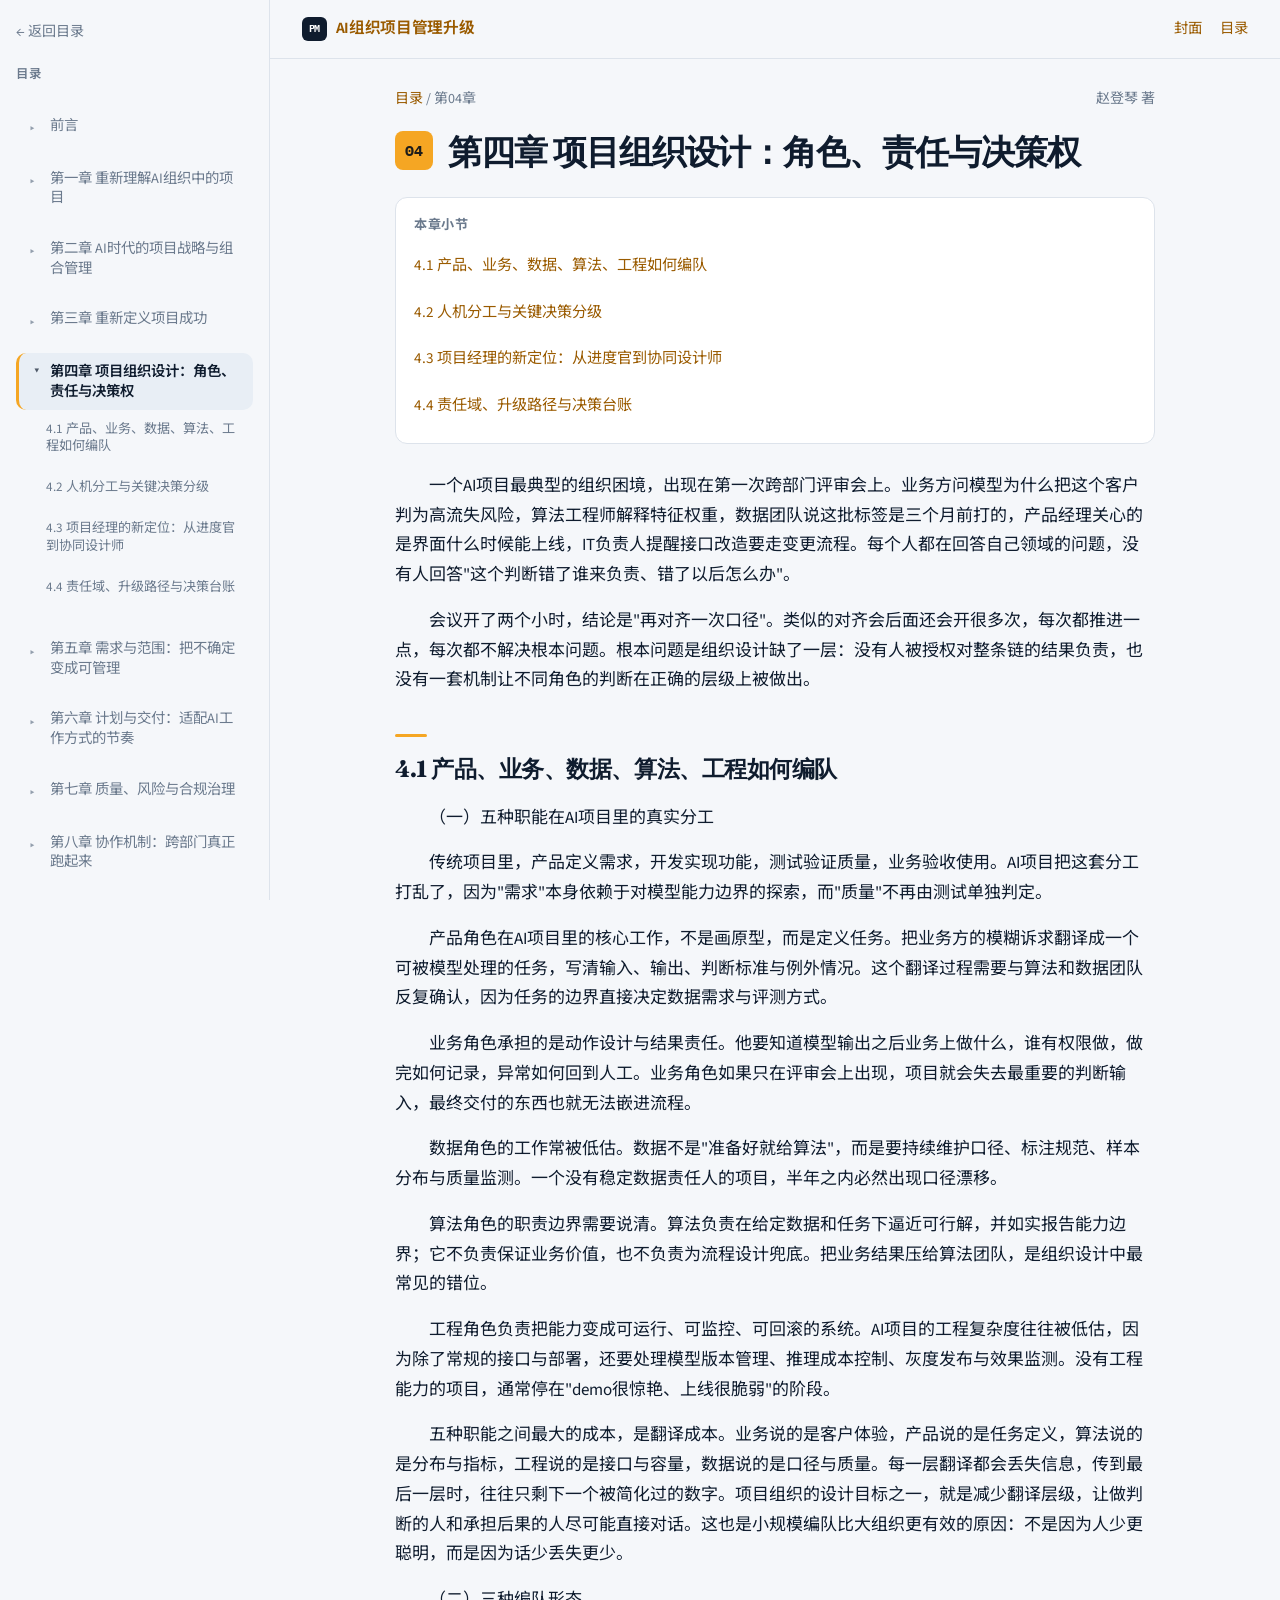
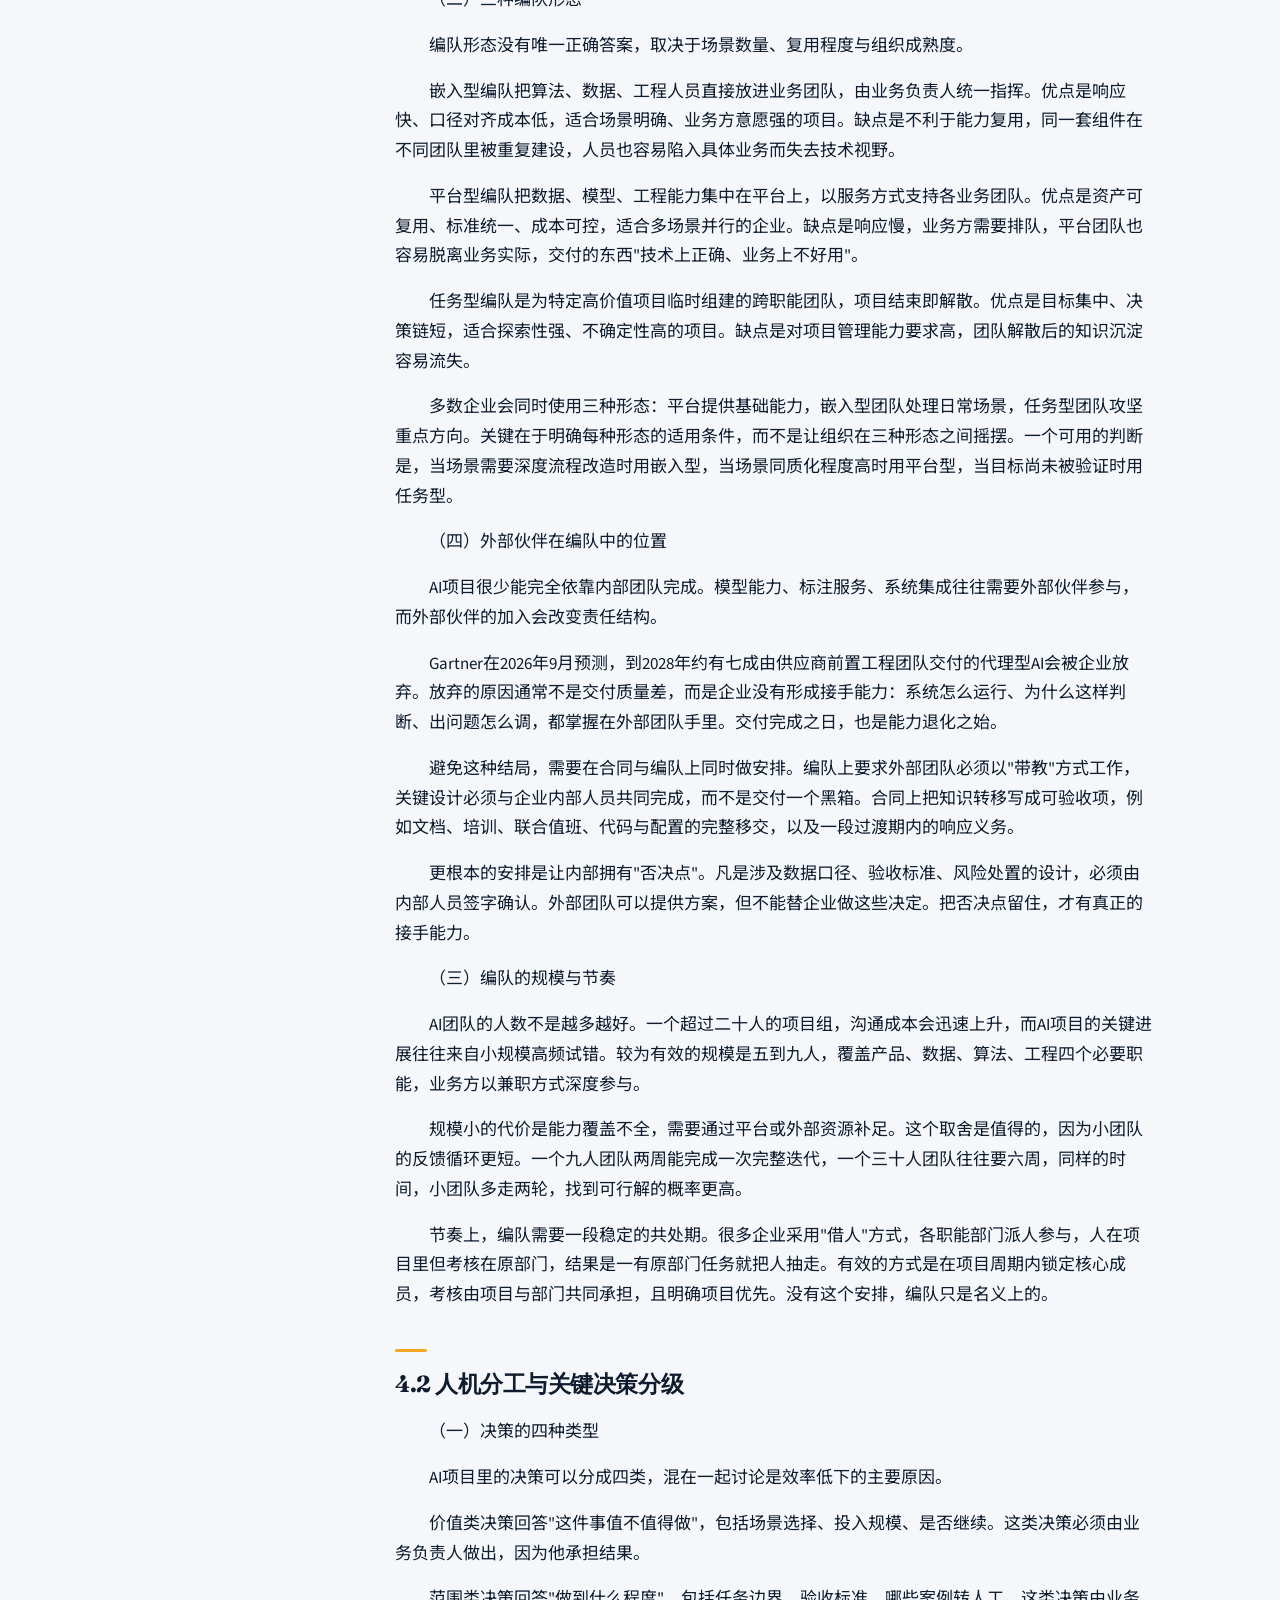
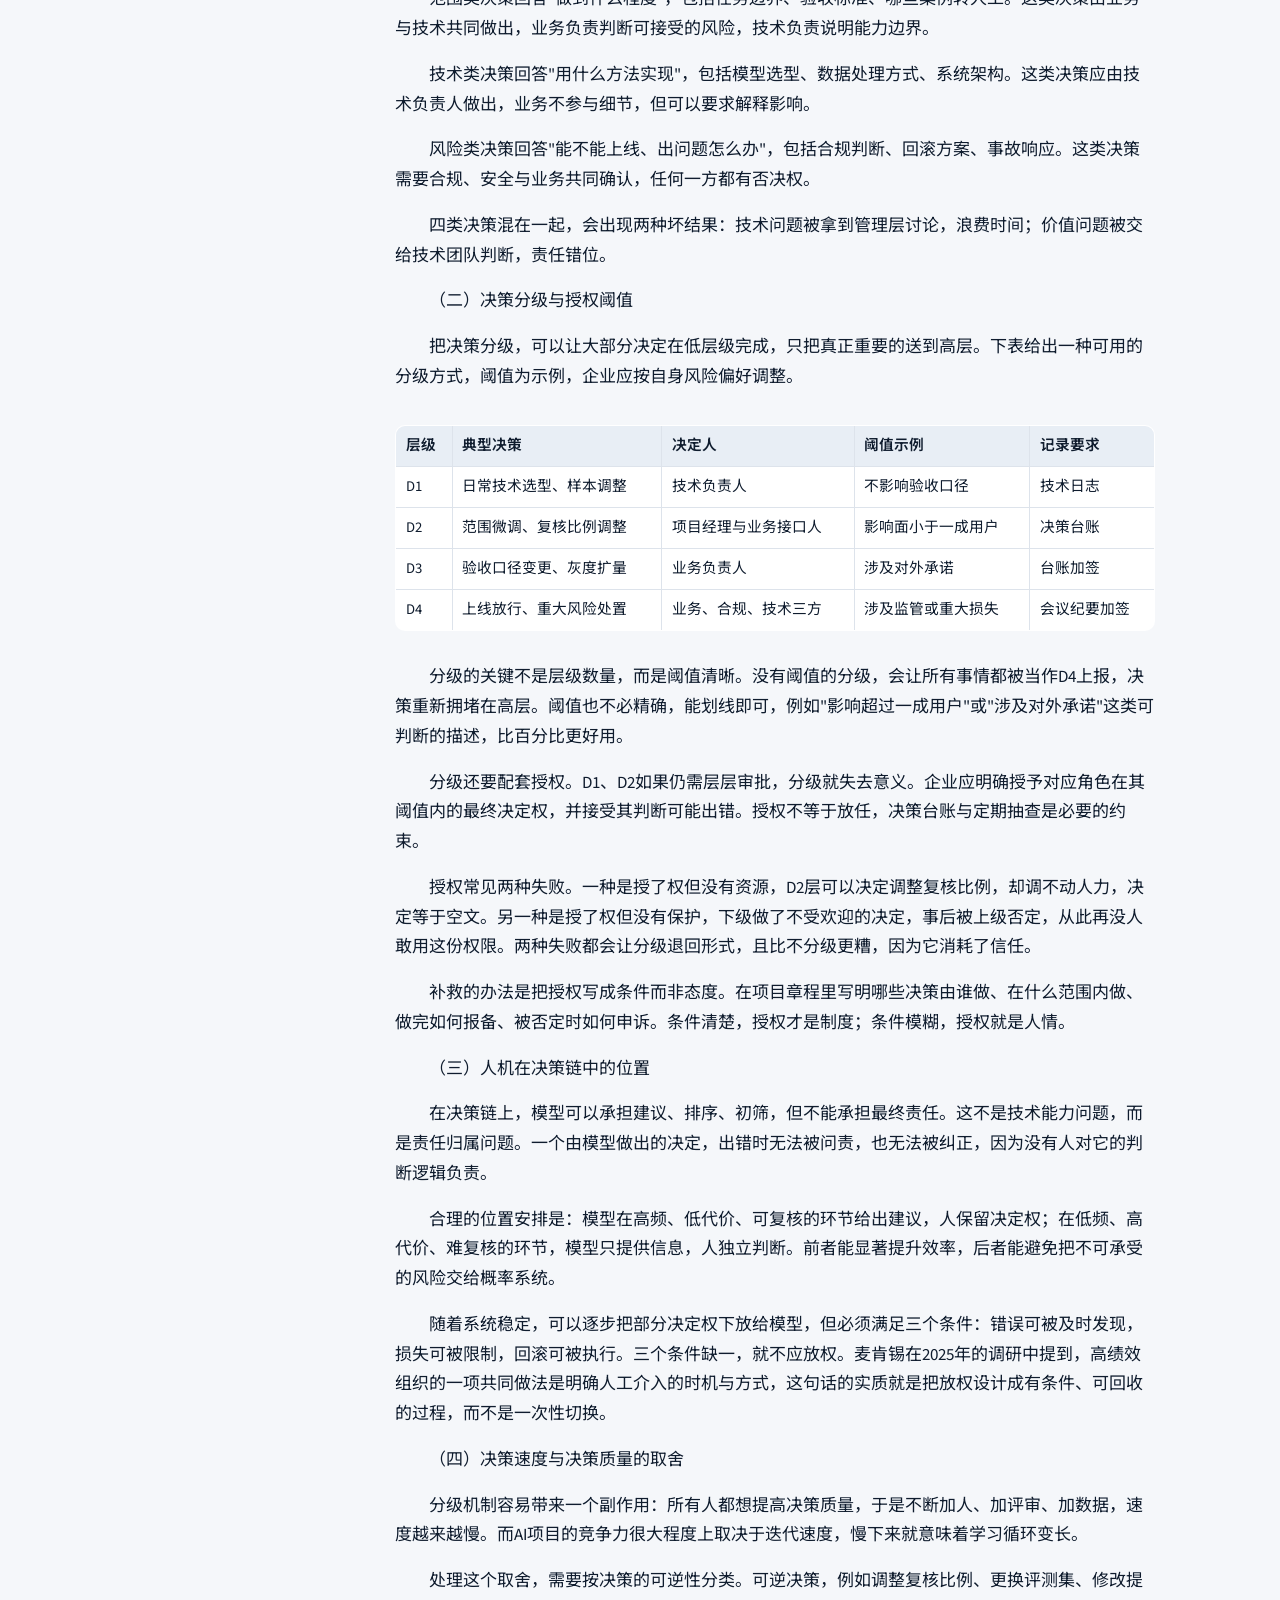
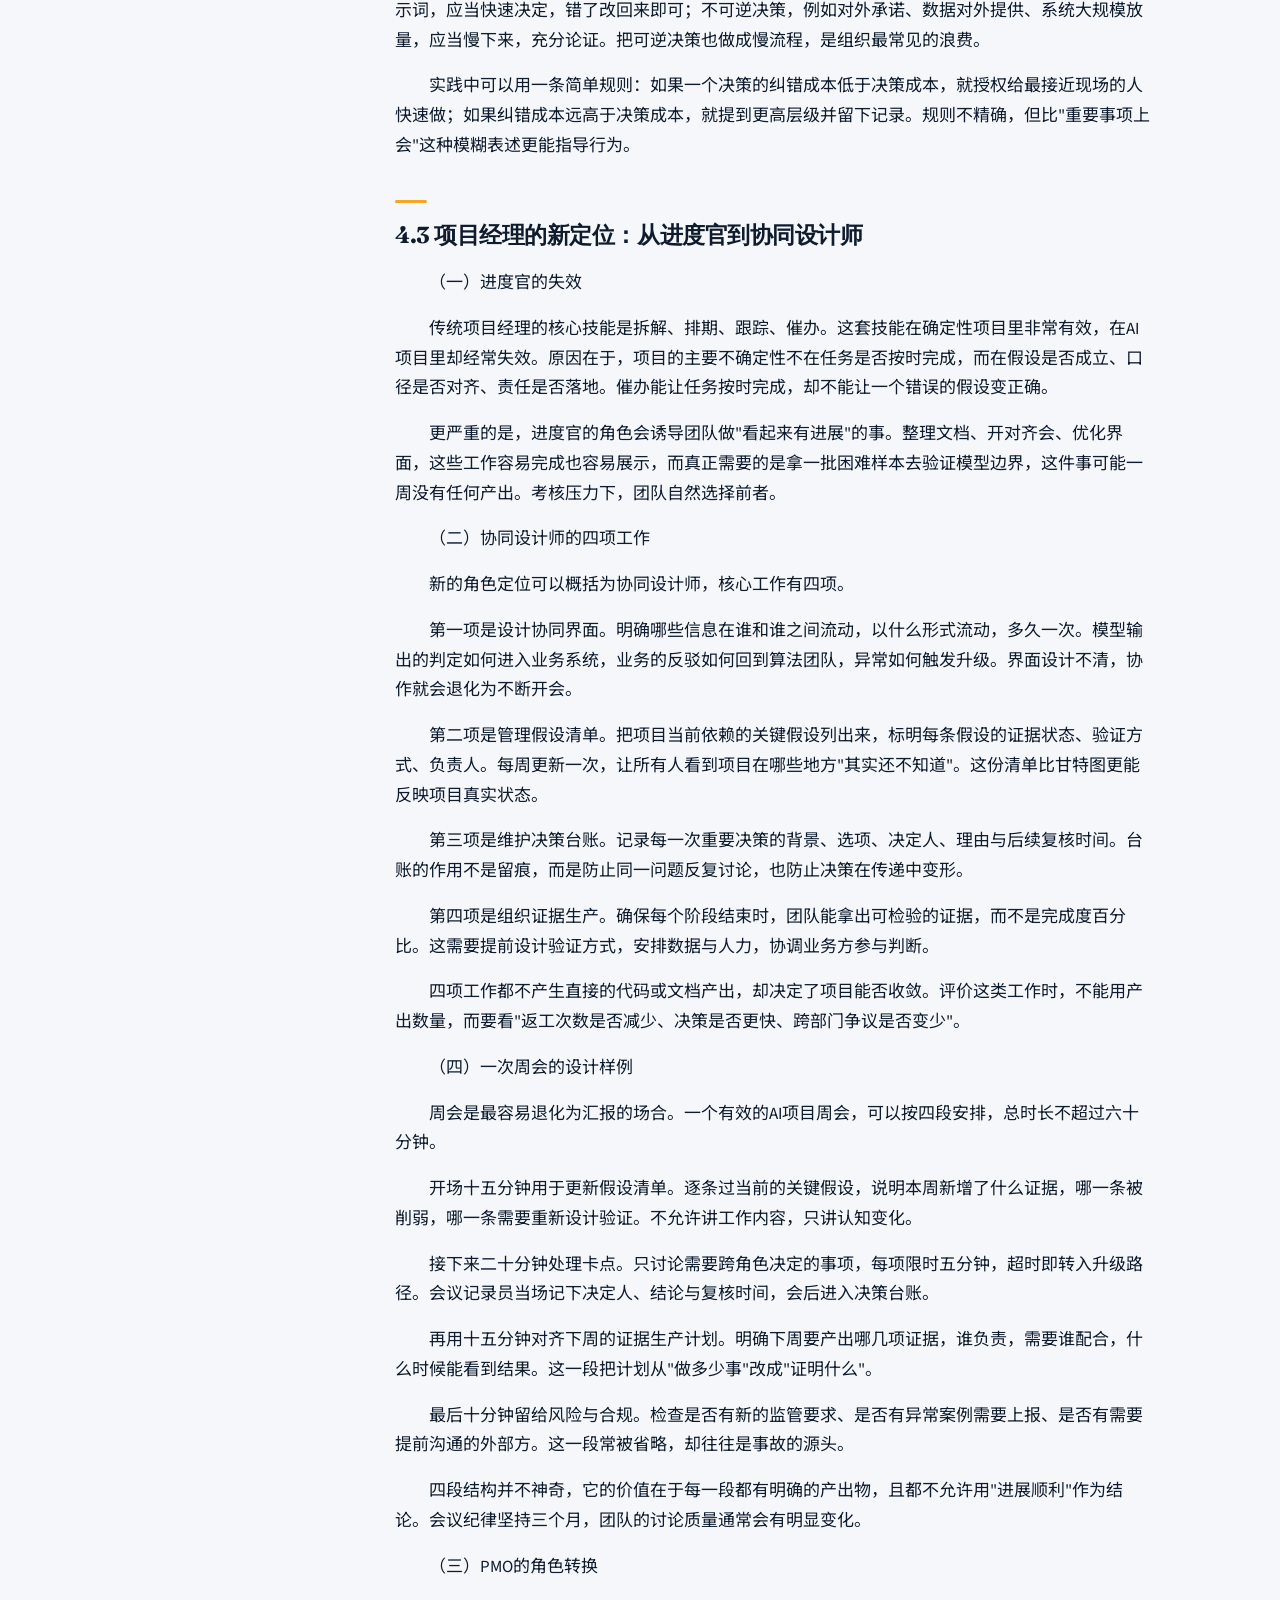
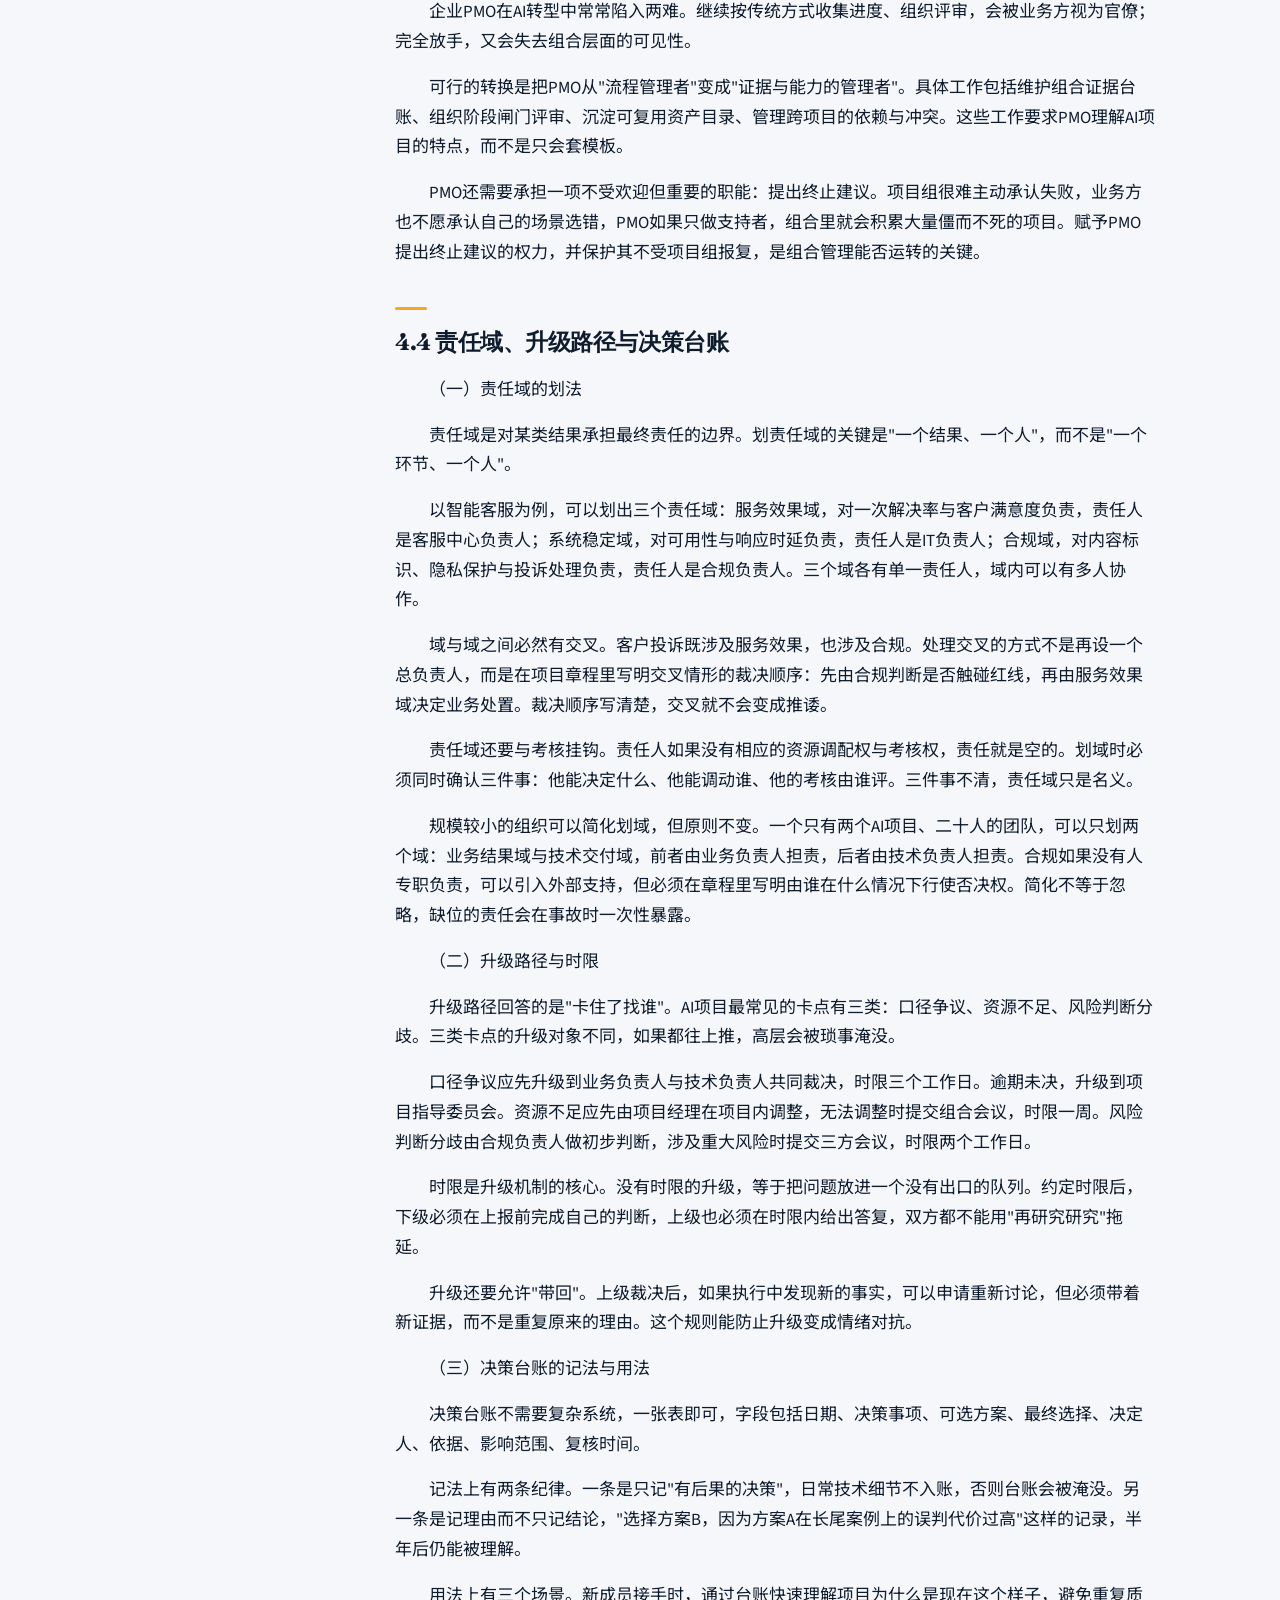
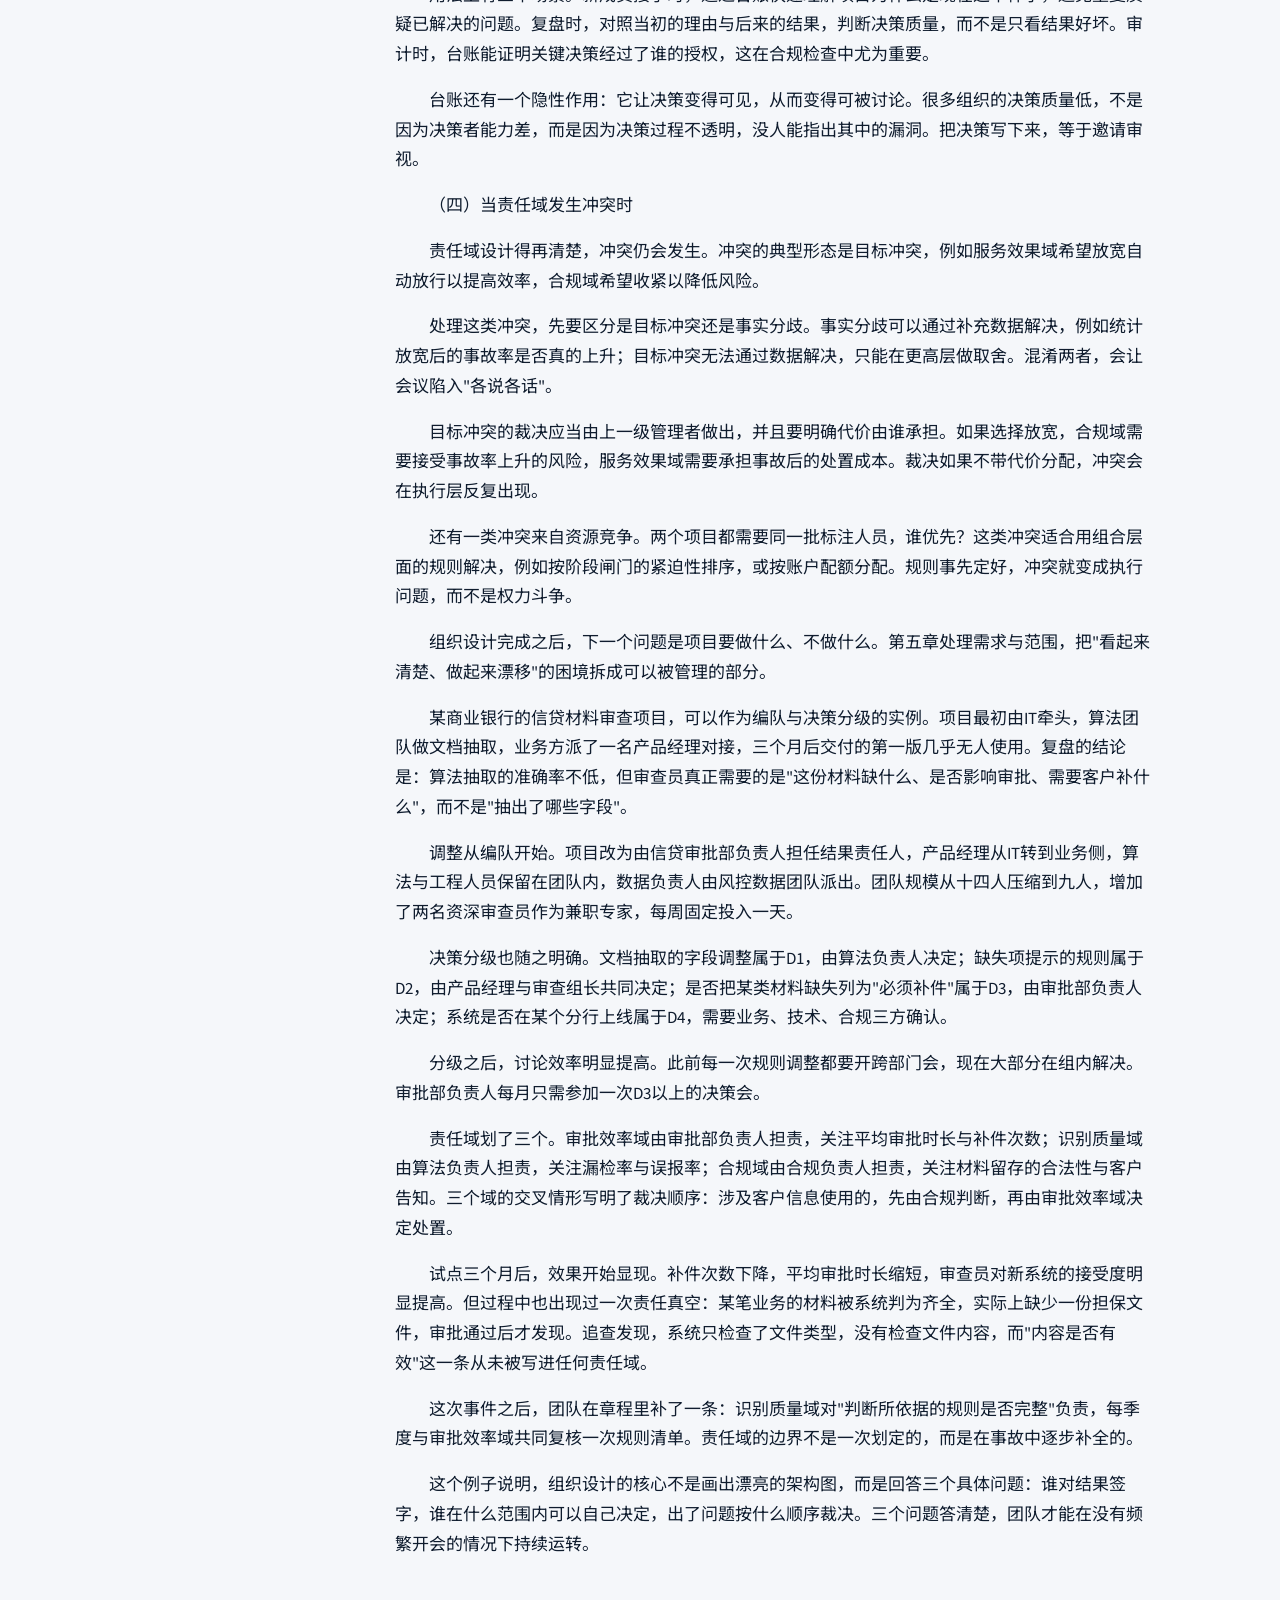
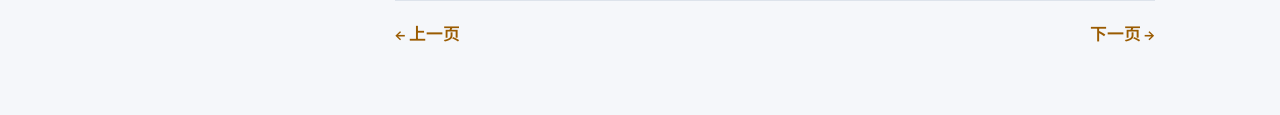
<file: ch04.html>
<!DOCTYPE html>
<html lang="zh-CN">
<head>
  <meta charset="UTF-8" />
  <meta name="viewport" content="width=device-width, initial-scale=1" />
  <title>第四章 项目组织设计：角色、责任与决策权 · AI组织项目管理升级</title>
  <link rel="preconnect" href="https://fonts.googleapis.com" />
  <link rel="preconnect" href="https://fonts.gstatic.com" crossorigin />
  <link href="https://fonts.googleapis.com/css2?family=Fraunces:opsz,wght@9..144,500;9..144,650&family=IBM+Plex+Mono:wght@400;500&family=Noto+Sans+SC:wght@400;500;700&family=Source+Sans+3:wght@400;600;700&display=swap" rel="stylesheet" />
  <link rel="stylesheet" href="styles.css" />
  <style>
:root {
  --ha-bg: #f5f7fa;
  --ha-sidebar: #f5f7fa;
  --ha-ink: #0f1c2e;
  --ha-muted: #6b7a8d;
  --ha-line: #dde3eb;
  --ha-active-bg: #e8eef5;
  --ha-accent: #f5a623;
  --ha-accent-ink: #1c1c1a;
}
body.hermes-book {
  background: var(--ha-bg) !important;
  color: var(--ha-ink);
  font-size: 17px;
  line-height: 1.75;
}
body.hermes-book a { color: #9a5b00; }
body.hermes-book a:hover { color: var(--ha-ink); }
.ha-shell {
  display: grid;
  grid-template-columns: 270px minmax(0, 1fr);
  min-height: 100vh;
}
.ha-sidebar {
  position: sticky;
  top: 0;
  align-self: start;
  height: 100vh;
  overflow-y: auto;
  padding: 1.25rem 1rem 1.5rem;
  border-right: 1px solid var(--ha-line);
  background: var(--ha-sidebar);
  display: flex;
  flex-direction: column;
  gap: 0.85rem;
}
.ha-back {
  display: inline-flex;
  align-items: center;
  gap: 0.35rem;
  color: var(--ha-muted) !important;
  text-decoration: none;
  font-size: 0.88rem;
}
.ha-back:hover { color: var(--ha-ink) !important; }
.ha-toc-label {
  font-size: 0.78rem;
  font-weight: 600;
  color: var(--ha-muted);
  letter-spacing: 0.06em;
  margin: 0.35rem 0 0.15rem;
}
.ha-chapters {
  list-style: none;
  margin: 0;
  padding: 0;
  display: flex;
  flex-direction: column;
  gap: 0.15rem;
}
.ha-chapters > li {
  border-radius: 10px;
}
.ha-chapters .chap-toggle {
  display: flex;
  align-items: flex-start;
  gap: 0.35rem;
  width: 100%;
  padding: 0.55rem 0.7rem;
  border: 0;
  border-radius: 10px;
  border-left: 3px solid transparent;
  background: transparent;
  color: var(--ha-muted);
  font: inherit;
  font-size: 0.9rem;
  line-height: 1.35;
  text-align: left;
  cursor: pointer;
}
.ha-chapters .chap-toggle:hover {
  background: rgba(15,28,46,0.04);
  color: var(--ha-ink);
}
.ha-chapters > li.open > .chap-toggle,
.ha-chapters > li.active > .chap-toggle {
  background: var(--ha-active-bg);
  color: var(--ha-ink);
  font-weight: 600;
  border-left-color: var(--ha-accent);
}
.ha-chapters .chap-caret {
  flex: 0 0 auto;
  width: 0.9rem;
  margin-top: 0.15rem;
  color: inherit;
  opacity: 0.7;
  transition: transform 0.15s ease;
}
.ha-chapters > li.open > .chap-toggle .chap-caret {
  transform: rotate(90deg);
}
.ha-chapters .chap-subs {
  list-style: none;
  margin: 0 0 0.35rem;
  padding: 0 0.4rem 0.25rem 1.35rem;
  display: none;
}
.ha-chapters > li.open > .chap-subs {
  display: grid;
  gap: 0.12rem;
}
.ha-chapters .chap-subs a {
  display: block;
  padding: 0.32rem 0.55rem;
  border-radius: 8px;
  text-decoration: none;
  color: var(--ha-muted);
  font-size: 0.82rem;
  line-height: 1.35;
}
.ha-chapters .chap-subs a:hover {
  background: rgba(15,28,46,0.04);
  color: var(--ha-ink);
}
.ha-chapters .chap-subs a.active {
  color: var(--ha-ink);
  font-weight: 600;
  background: rgba(31,111,235,0.08);
}
.ha-side-foot {
  margin-top: auto;
  padding-top: 1rem;
  border-top: 1px solid var(--ha-line);
  display: flex;
  flex-direction: column;
  gap: 0.55rem;
}
.ha-side-foot a {
  color: var(--ha-muted);
  text-decoration: none;
  font-size: 0.88rem;
}
.ha-side-foot a:hover { color: var(--ha-ink); }
.ha-main {
  min-width: 0;
  display: flex;
  flex-direction: column;
}
.ha-topbar {
  display: flex;
  align-items: center;
  justify-content: space-between;
  gap: 1rem;
  padding: 0.95rem 2rem;
  border-bottom: 1px solid var(--ha-line);
  background: rgba(245,247,250,0.92);
  backdrop-filter: blur(8px);
  position: sticky;
  top: 0;
  z-index: 5;
}
.ha-brand {
  display: inline-flex;
  align-items: center;
  gap: 0.55rem;
  text-decoration: none;
  color: var(--ha-ink);
  font-weight: 650;
  font-size: 0.98rem;
  letter-spacing: -0.02em;
}
.ha-brand-mark {
  width: 1.55rem;
  height: 1.55rem;
  border-radius: 6px;
  background: #0f1c2e;
  color: #fff;
  display: grid;
  place-items: center;
  font-size: 0.62rem;
  font-weight: 700;
  font-family: var(--font-mono);
}
.ha-top-links {
  display: flex;
  gap: 1.1rem;
  flex-wrap: wrap;
}
.ha-top-links a {
  color: var(--ha-muted);
  text-decoration: none;
  font-size: 0.9rem;
}
.ha-top-links a:hover { color: var(--ha-ink); }
.ha-article {
  width: min(760px, calc(100% - 3rem));
  margin: 0 auto;
  padding: 1.75rem 0 4rem;
}
.ha-meta {
  display: flex;
  justify-content: space-between;
  align-items: center;
  gap: 1rem;
  color: var(--ha-muted);
  font-size: 0.88rem;
  margin-bottom: 1.25rem;
}
.ha-meta a { color: inherit; text-decoration: none; }
.ha-meta a:hover { color: var(--ha-ink); }
.ha-chapter-head {
  display: flex;
  align-items: flex-start;
  gap: 0.9rem;
  margin-bottom: 1.5rem;
}
.ha-chapter-num {
  flex: 0 0 auto;
  min-width: 2.4rem;
  height: 2.4rem;
  padding: 0 0.55rem;
  border-radius: 8px;
  background: var(--ha-accent);
  color: var(--ha-accent-ink);
  display: grid;
  place-items: center;
  font-family: var(--font-mono);
  font-weight: 700;
  font-size: 0.95rem;
}
.ha-chapter-head h1 {
  margin: 0;
  font-size: clamp(1.55rem, 3vw, 2.15rem);
  border: none;
  padding: 0;
  letter-spacing: -0.03em;
}
.ha-section-list {
  list-style: none;
  margin: 0;
  padding: 0;
  display: flex;
  flex-direction: column;
  gap: 0.05rem;
}
.ha-section-list a {
  display: block;
  padding: 0.35rem 0.55rem;
  border-radius: 8px;
  text-decoration: none;
  color: var(--ha-muted);
  font-size: 0.82rem;
  line-height: 1.35;
}
.ha-section-list a:hover {
  background: rgba(15,28,46,0.04);
  color: var(--ha-ink);
}
.ha-content h2 {
  border-top: none;
  padding-top: 0.2rem;
  margin-top: 2.2rem;
}
.ha-content h2::before {
  content: "";
  display: block;
  width: 2rem;
  height: 3px;
  background: var(--ha-accent);
  margin-bottom: 0.75rem;
  border-radius: 2px;
}
.ha-content p { margin: 0 0 1rem; text-indent: 2em; }
.ha-sec-box {
  margin: 0 0 1.75rem;
  padding: 1rem 1.15rem 1.05rem;
  border-radius: 12px;
  background: #fff;
  border: 1px solid var(--ha-line);
}
.ha-sec-box .label {
  margin: 0 0 0.55rem;
  font-size: 0.82rem;
  font-weight: 700;
  color: var(--ha-muted);
  letter-spacing: 0.04em;
}
.ha-sec-box ul {
  list-style: none;
  margin: 0;
  padding: 0;
  display: grid;
  gap: 0.35rem;
}
.ha-sec-box a {
  text-decoration: none;
  color: var(--ha-ink);
  font-size: 0.95rem;
}
.ha-sec-box a:hover { color: #1554b5; }
.book-block {
  margin: 0 0 1rem;
  padding: 1rem 1.1rem 1.05rem;
  border-radius: 12px;
  background: #fff;
  border: 1px solid var(--ha-line);
}
.book-block h2 {
  margin: 0 0 0.55rem;
  font-size: 1.05rem;
  border: none;
  padding: 0;
  display: flex;
  gap: 0.65rem;
  align-items: baseline;
}
.book-block h2 a { text-decoration: none; color: var(--ha-ink); }
.book-block h2 .num {
  display: inline-grid;
  place-items: center;
  width: 1.85rem;
  height: 1.85rem;
  border-radius: 7px;
  background: var(--ha-accent);
  color: var(--ha-accent-ink);
  font-family: var(--font-mono);
  font-size: 0.82rem;
  font-weight: 700;
}
.book-block ul.secs {
  list-style: none;
  margin: 0;
  padding: 0;
  color: #3a4652;
  font-size: 0.92rem;
  display: grid;
  gap: 0.28rem;
}
.book-block ul.secs a { text-decoration: none; color: #3a4652; }
.book-block ul.secs a:hover { color: #1554b5; }
.figcap { color: var(--ha-muted); font-size: 0.9rem; text-align: center; margin: 0.25rem 0 1rem; }
.table-wrap { overflow-x: auto; margin: 1rem 0; }
.table-wrap table { width: 100%; border-collapse: collapse; font-size: 0.92rem; }
.table-wrap th, .table-wrap td { border: 1px solid var(--ha-line); padding: 0.45rem 0.6rem; text-align: left; vertical-align: top; }
.table-wrap th { background: #e8eef5; }
.figure img { max-width: 100%; height: auto; border-radius: 10px; border: 1px solid var(--ha-line); }
.ha-footer-nav {
  display: flex;
  justify-content: space-between;
  gap: 1rem;
  margin-top: 2.5rem;
  padding-top: 1.25rem;
  border-top: 1px solid var(--ha-line);
}
.ha-footer-nav a {
  text-decoration: none;
  color: var(--ha-ink);
  font-weight: 600;
}
.ha-index-list {
  list-style: none;
  margin: 0;
  padding: 0;
  display: flex;
  flex-direction: column;
  gap: 0.45rem;
}
.ha-index-list a {
  display: grid;
  grid-template-columns: 2.6rem 1fr;
  gap: 0.85rem;
  align-items: center;
  padding: 0.95rem 1rem;
  border-radius: 12px;
  text-decoration: none;
  color: var(--ha-ink);
  background: #fff;
  border: 1px solid var(--ha-line);
}
.ha-index-list a:hover { border-color: #c5d0de; background: #f8fafc; }
.ha-index-list .num {
  width: 2.4rem;
  height: 2.4rem;
  border-radius: 8px;
  background: var(--ha-accent);
  color: var(--ha-accent-ink);
  display: grid;
  place-items: center;
  font-family: var(--font-mono);
  font-weight: 700;
}
.ha-author {
  margin: 0 0 1.5rem;
  padding: 1.1rem 1.2rem;
  border-radius: 12px;
  background: #fff;
  border: 1px solid var(--ha-line);
}
.ha-author h2 {
  margin: 0 0 0.45rem;
  font-size: 1.05rem;
  border: none;
  padding: 0;
}
.ha-author p { margin: 0; color: #3a4652; font-size: 0.98rem; }
.ha-cover-thumb {
  display: inline-block;
  line-height: 0;
  border-radius: 8px;
  overflow: hidden;
  border: 1px solid var(--ha-line);
  margin: 0 0 1.25rem;
}
.ha-cover-thumb img {
  width: min(240px, 100%);
  height: auto;
  display: block;
}
@media (max-width: 920px) {
  .ha-shell { grid-template-columns: 1fr; }
  .ha-sidebar {
    position: static;
    height: auto;
    max-height: none;
    border-right: none;
    border-bottom: 1px solid var(--ha-line);
  }
  .ha-article { width: min(760px, calc(100% - 2rem)); }
  .ha-topbar { padding: 0.85rem 1rem; }
}
</style>
</head>
<body class="hermes-book">
  <div class="ha-shell">
    <aside class="ha-sidebar" aria-label="目录">
      <a class="ha-back" href="index.html">← 返回目录</a>
      <div class="ha-toc-label">目录</div>
      <ul class="ha-chapters">
        <li data-chap="ch00.html"><button type="button" class="chap-toggle" aria-expanded="false"><span class="chap-caret" aria-hidden="true">▸</span><span>前言</span></button><ul class="chap-subs"><li><a href="ch00.html#0-1-这本书想解决什么问题">0.1 这本书想解决什么问题</a></li><li><a href="ch00.html#0-2-写给谁看">0.2 写给谁看</a></li><li><a href="ch00.html#0-3-三个基本判断">0.3 三个基本判断</a></li><li><a href="ch00.html#0-4-全书结构">0.4 全书结构</a></li><li><a href="ch00.html#0-5-关于案例与数据的说明">0.5 关于案例与数据的说明</a></li><li><a href="ch00.html#0-6-一个提醒">0.6 一个提醒</a></li></ul></li><li data-chap="ch01.html"><button type="button" class="chap-toggle" aria-expanded="false"><span class="chap-caret" aria-hidden="true">▸</span><span>第一章 重新理解AI组织中的项目</span></button><ul class="chap-subs"><li><a href="ch01.html#1-1-从数字化项目到AI原生项目">1.1 从数字化项目到AI原生项目</a></li><li><a href="ch01.html#1-2-项目失败的常见归因为何失效">1.2 项目失败的常见归因为何失效</a></li><li><a href="ch01.html#1-3-人机协同如何改写交付单元">1.3 人机协同如何改写交付单元</a></li><li><a href="ch01.html#1-4-本书框架与使用方法">1.4 本书框架与使用方法</a></li></ul></li><li data-chap="ch02.html"><button type="button" class="chap-toggle" aria-expanded="false"><span class="chap-caret" aria-hidden="true">▸</span><span>第二章 AI时代的项目战略与组合管理</span></button><ul class="chap-subs"><li><a href="ch02.html#2-1-从项目清单到能力与价值组合">2.1 从项目清单到能力与价值组合</a></li><li><a href="ch02.html#2-2-什么样的事值得做成项目">2.2 什么样的事值得做成项目</a></li><li><a href="ch02.html#2-3-AI投入的优先级与止损机制">2.3 AI投入的优先级与止损机制</a></li><li><a href="ch02.html#2-4-组合看板-战略对齐与资源再平衡">2.4 组合看板：战略对齐与资源再平衡</a></li></ul></li><li data-chap="ch03.html"><button type="button" class="chap-toggle" aria-expanded="false"><span class="chap-caret" aria-hidden="true">▸</span><span>第三章 重新定义项目成功</span></button><ul class="chap-subs"><li><a href="ch03.html#3-1-从按期上线到可验证的业务结果">3.1 从按期上线到可验证的业务结果</a></li><li><a href="ch03.html#3-2-过程指标-结果指标与学习指标">3.2 过程指标、结果指标与学习指标</a></li><li><a href="ch03.html#3-3-AI项目的验收口径怎么定">3.3 AI项目的验收口径怎么定</a></li><li><a href="ch03.html#3-4-失败-试点与规模化的判定标准">3.4 失败、试点与规模化的判定标准</a></li></ul></li><li class="open active" data-chap="ch04.html"><button type="button" class="chap-toggle" aria-expanded="true"><span class="chap-caret" aria-hidden="true">▸</span><span>第四章 项目组织设计：角色、责任与决策权</span></button><ul class="chap-subs"><li><a href="ch04.html#4-1-产品-业务-数据-算法-工程如何编队">4.1 产品、业务、数据、算法、工程如何编队</a></li><li><a href="ch04.html#4-2-人机分工与关键决策分级">4.2 人机分工与关键决策分级</a></li><li><a href="ch04.html#4-3-项目经理的新定位-从进度官到协同设计师">4.3 项目经理的新定位：从进度官到协同设计师</a></li><li><a href="ch04.html#4-4-责任域-升级路径与决策台账">4.4 责任域、升级路径与决策台账</a></li></ul></li><li data-chap="ch05.html"><button type="button" class="chap-toggle" aria-expanded="false"><span class="chap-caret" aria-hidden="true">▸</span><span>第五章 需求与范围：把不确定变成可管理</span></button><ul class="chap-subs"><li><a href="ch05.html#5-1-AI需求为什么总是-看起来清楚-做起来漂移">5.1 AI需求为什么总是"看起来清楚、做起来漂移"</a></li><li><a href="ch05.html#5-2-问题定义-约束边界与不可自动化清单">5.2 问题定义、约束边界与不可自动化清单</a></li><li><a href="ch05.html#5-3-范围分层-MVP-增强版与禁区">5.3 范围分层：MVP、增强版与禁区</a></li><li><a href="ch05.html#5-4-变更控制-允许探索-但不允许无底线膨胀">5.4 变更控制：允许探索，但不允许无底线膨胀</a></li></ul></li><li data-chap="ch06.html"><button type="button" class="chap-toggle" aria-expanded="false"><span class="chap-caret" aria-hidden="true">▸</span><span>第六章 计划与交付：适配AI工作方式的节奏</span></button><ul class="chap-subs"><li><a href="ch06.html#6-1-为什么传统瀑布和纯敏捷都容易失灵">6.1 为什么传统瀑布和纯敏捷都容易失灵</a></li><li><a href="ch06.html#6-2-双轨节奏-探索轨与交付轨">6.2 双轨节奏：探索轨与交付轨</a></li><li><a href="ch06.html#6-3-里程碑设计-数据-模型-流程-治理四条线">6.3 里程碑设计：数据、模型、流程、治理四条线</a></li><li><a href="ch06.html#6-4-人机并行下的依赖管理与缓冲策略">6.4 人机并行下的依赖管理与缓冲策略</a></li></ul></li><li data-chap="ch07.html"><button type="button" class="chap-toggle" aria-expanded="false"><span class="chap-caret" aria-hidden="true">▸</span><span>第七章 质量、风险与合规治理</span></button><ul class="chap-subs"><li><a href="ch07.html#7-1-AI项目的质量不只是-测通了">7.1 AI项目的质量不只是"测通了"</a></li><li><a href="ch07.html#7-2-模型风险-数据风险-流程风险与责任风险">7.2 模型风险、数据风险、流程风险与责任风险</a></li><li><a href="ch07.html#7-3-验证机制-抽样-回测-人工复核与回滚">7.3 验证机制：抽样、回测、人工复核与回滚</a></li><li><a href="ch07.html#7-4-隐私-安全-伦理与审计如何嵌入交付">7.4 隐私、安全、伦理与审计如何嵌入交付</a></li></ul></li><li data-chap="ch08.html"><button type="button" class="chap-toggle" aria-expanded="false"><span class="chap-caret" aria-hidden="true">▸</span><span>第八章 协作机制：跨部门真正跑起来</span></button><ul class="chap-subs"><li><a href="ch08.html#8-1-AI项目协作失败的组织根因">8.1 AI项目协作失败的组织根因</a></li><li><a href="ch08.html#8-2-协同界面-输入-审核-例外-交接">8.2 协同界面：输入、审核、例外、交接</a></li><li><a href="ch08.html#8-3-会议-文档-智能体与知识沉淀怎么配">8.3 会议、文档、智能体与知识沉淀怎么配</a></li><li><a href="ch08.html#8-4-冲突处理-业务目标-技术可行与合规底线">8.4 冲突处理：业务目标、技术可行与合规底线</a></li></ul></li><li data-chap="ch09.html"><button type="button" class="chap-toggle" aria-expanded="false"><span class="chap-caret" aria-hidden="true">▸</span><span>第九章 人效与激励：让团队愿意用AI交付</span></button><ul class="chap-subs"><li><a href="ch09.html#9-1-从工时核算到判断密度与交付质量">9.1 从工时核算到判断密度与交付质量</a></li><li><a href="ch09.html#9-2-AI贡献如何进入项目评价">9.2 AI贡献如何进入项目评价</a></li><li><a href="ch09.html#9-3-项目经理-专家与执行角色的差异化激励">9.3 项目经理、专家与执行角色的差异化激励</a></li><li><a href="ch09.html#9-4-能力建设-项目团队的AI素养与带教机制">9.4 能力建设：项目团队的AI素养与带教机制</a></li></ul></li><li data-chap="ch10.html"><button type="button" class="chap-toggle" aria-expanded="false"><span class="chap-caret" aria-hidden="true">▸</span><span>第十章 落地路径：从试点到规模化升级</span></button><ul class="chap-subs"><li><a href="ch10.html#10-1-成熟度评估与改造切入点选择">10.1 成熟度评估与改造切入点选择</a></li><li><a href="ch10.html#10-2-90天升级计划与一年演进路线">10.2 90天升级计划与一年演进路线</a></li><li><a href="ch10.html#10-3-可复用的项目操作系统">10.3 可复用的项目操作系统</a></li><li><a href="ch10.html#10-4-典型场景案例与避坑清单">10.4 典型场景案例与避坑清单</a></li></ul></li><li data-chap="appendix.html"><button type="button" class="chap-toggle" aria-expanded="false"><span class="chap-caret" aria-hidden="true">▸</span><span>附录</span></button><ul class="chap-subs"><li><a href="appendix.html#A-1-AI项目管理工具箱">A.1 AI项目管理工具箱</a></li><li><a href="appendix.html#A-2-角色职责-决策分级与验收模板">A.2 角色职责、决策分级与验收模板</a></li><li><a href="appendix.html#A-3-自检清单与复盘表">A.3 自检清单与复盘表</a></li><li><a href="appendix.html#A-4-使用说明与常见误用">A.4 使用说明与常见误用</a></li></ul></li>
      </ul>
      <div class="ha-side-foot">
        <a href="cover.html">封面</a>
        <a href="index.html">目录</a>
      </div>
    </aside>
    <div class="ha-main">
      <header class="ha-topbar">
        <a class="ha-brand" href="index.html">
          <span class="ha-brand-mark">PM</span>
          AI组织项目管理升级
        </a>
        <div class="ha-top-links">
          <a href="cover.html">封面</a>
          <a href="index.html">目录</a>
        </div>
      </header>
      <article class="ha-article">
        <div class="ha-meta">
          <div><a href="index.html">目录</a> / 第04章</div>
          <div>赵登琴 著</div>
        </div>
        <div class="ha-chapter-head">
          <div class="ha-chapter-num">04</div>
          <h1>第四章 项目组织设计：角色、责任与决策权</h1>
        </div>
        <nav class="ha-sec-box" aria-label="本章小节">
          <div class="label">本章小节</div>
          <ul>
<li><a href="#4-1-产品-业务-数据-算法-工程如何编队">4.1 产品、业务、数据、算法、工程如何编队</a></li><li><a href="#4-2-人机分工与关键决策分级">4.2 人机分工与关键决策分级</a></li><li><a href="#4-3-项目经理的新定位-从进度官到协同设计师">4.3 项目经理的新定位：从进度官到协同设计师</a></li><li><a href="#4-4-责任域-升级路径与决策台账">4.4 责任域、升级路径与决策台账</a></li>
          </ul>
        </nav>
        <div class="ha-content">
<p>一个AI项目最典型的组织困境，出现在第一次跨部门评审会上。业务方问模型为什么把这个客户判为高流失风险，算法工程师解释特征权重，数据团队说这批标签是三个月前打的，产品经理关心的是界面什么时候能上线，IT负责人提醒接口改造要走变更流程。每个人都在回答自己领域的问题，没有人回答"这个判断错了谁来负责、错了以后怎么办"。</p>
<p>会议开了两个小时，结论是"再对齐一次口径"。类似的对齐会后面还会开很多次，每次都推进一点，每次都不解决根本问题。根本问题是组织设计缺了一层：没有人被授权对整条链的结果负责，也没有一套机制让不同角色的判断在正确的层级上被做出。</p>
<h2 id="4-1-产品-业务-数据-算法-工程如何编队">4.1 产品、业务、数据、算法、工程如何编队</h2>
<p>（一）五种职能在AI项目里的真实分工</p>
<p>传统项目里，产品定义需求，开发实现功能，测试验证质量，业务验收使用。AI项目把这套分工打乱了，因为"需求"本身依赖于对模型能力边界的探索，而"质量"不再由测试单独判定。</p>
<p>产品角色在AI项目里的核心工作，不是画原型，而是定义任务。把业务方的模糊诉求翻译成一个可被模型处理的任务，写清输入、输出、判断标准与例外情况。这个翻译过程需要与算法和数据团队反复确认，因为任务的边界直接决定数据需求与评测方式。</p>
<p>业务角色承担的是动作设计与结果责任。他要知道模型输出之后业务上做什么，谁有权限做，做完如何记录，异常如何回到人工。业务角色如果只在评审会上出现，项目就会失去最重要的判断输入，最终交付的东西也就无法嵌进流程。</p>
<p>数据角色的工作常被低估。数据不是"准备好就给算法"，而是要持续维护口径、标注规范、样本分布与质量监测。一个没有稳定数据责任人的项目，半年之内必然出现口径漂移。</p>
<p>算法角色的职责边界需要说清。算法负责在给定数据和任务下逼近可行解，并如实报告能力边界；它不负责保证业务价值，也不负责为流程设计兜底。把业务结果压给算法团队，是组织设计中最常见的错位。</p>
<p>工程角色负责把能力变成可运行、可监控、可回滚的系统。AI项目的工程复杂度往往被低估，因为除了常规的接口与部署，还要处理模型版本管理、推理成本控制、灰度发布与效果监测。没有工程能力的项目，通常停在"demo很惊艳、上线很脆弱"的阶段。</p>
<p>五种职能之间最大的成本，是翻译成本。业务说的是客户体验，产品说的是任务定义，算法说的是分布与指标，工程说的是接口与容量，数据说的是口径与质量。每一层翻译都会丢失信息，传到最后一层时，往往只剩下一个被简化过的数字。项目组织的设计目标之一，就是减少翻译层级，让做判断的人和承担后果的人尽可能直接对话。这也是小规模编队比大组织更有效的原因：不是因为人少更聪明，而是因为话少丢失更少。</p>
<p>（二）三种编队形态</p>
<p>编队形态没有唯一正确答案，取决于场景数量、复用程度与组织成熟度。</p>
<p>嵌入型编队把算法、数据、工程人员直接放进业务团队，由业务负责人统一指挥。优点是响应快、口径对齐成本低，适合场景明确、业务方意愿强的项目。缺点是不利于能力复用，同一套组件在不同团队里被重复建设，人员也容易陷入具体业务而失去技术视野。</p>
<p>平台型编队把数据、模型、工程能力集中在平台上，以服务方式支持各业务团队。优点是资产可复用、标准统一、成本可控，适合多场景并行的企业。缺点是响应慢，业务方需要排队，平台团队也容易脱离业务实际，交付的东西"技术上正确、业务上不好用"。</p>
<p>任务型编队是为特定高价值项目临时组建的跨职能团队，项目结束即解散。优点是目标集中、决策链短，适合探索性强、不确定性高的项目。缺点是对项目管理能力要求高，团队解散后的知识沉淀容易流失。</p>
<p>多数企业会同时使用三种形态：平台提供基础能力，嵌入型团队处理日常场景，任务型团队攻坚重点方向。关键在于明确每种形态的适用条件，而不是让组织在三种形态之间摇摆。一个可用的判断是，当场景需要深度流程改造时用嵌入型，当场景同质化程度高时用平台型，当目标尚未被验证时用任务型。</p>
<p>（四）外部伙伴在编队中的位置</p>
<p>AI项目很少能完全依靠内部团队完成。模型能力、标注服务、系统集成往往需要外部伙伴参与，而外部伙伴的加入会改变责任结构。</p>
<p>Gartner在2026年9月预测，到2028年约有七成由供应商前置工程团队交付的代理型AI会被企业放弃。放弃的原因通常不是交付质量差，而是企业没有形成接手能力：系统怎么运行、为什么这样判断、出问题怎么调，都掌握在外部团队手里。交付完成之日，也是能力退化之始。</p>
<p>避免这种结局，需要在合同与编队上同时做安排。编队上要求外部团队必须以"带教"方式工作，关键设计必须与企业内部人员共同完成，而不是交付一个黑箱。合同上把知识转移写成可验收项，例如文档、培训、联合值班、代码与配置的完整移交，以及一段过渡期内的响应义务。</p>
<p>更根本的安排是让内部拥有"否决点"。凡是涉及数据口径、验收标准、风险处置的设计，必须由内部人员签字确认。外部团队可以提供方案，但不能替企业做这些决定。把否决点留住，才有真正的接手能力。</p>
<p>（三）编队的规模与节奏</p>
<p>AI团队的人数不是越多越好。一个超过二十人的项目组，沟通成本会迅速上升，而AI项目的关键进展往往来自小规模高频试错。较为有效的规模是五到九人，覆盖产品、数据、算法、工程四个必要职能，业务方以兼职方式深度参与。</p>
<p>规模小的代价是能力覆盖不全，需要通过平台或外部资源补足。这个取舍是值得的，因为小团队的反馈循环更短。一个九人团队两周能完成一次完整迭代，一个三十人团队往往要六周，同样的时间，小团队多走两轮，找到可行解的概率更高。</p>
<p>节奏上，编队需要一段稳定的共处期。很多企业采用"借人"方式，各职能部门派人参与，人在项目里但考核在原部门，结果是一有原部门任务就把人抽走。有效的方式是在项目周期内锁定核心成员，考核由项目与部门共同承担，且明确项目优先。没有这个安排，编队只是名义上的。</p>
<h2 id="4-2-人机分工与关键决策分级">4.2 人机分工与关键决策分级</h2>
<p>（一）决策的四种类型</p>
<p>AI项目里的决策可以分成四类，混在一起讨论是效率低下的主要原因。</p>
<p>价值类决策回答"这件事值不值得做"，包括场景选择、投入规模、是否继续。这类决策必须由业务负责人做出，因为他承担结果。</p>
<p>范围类决策回答"做到什么程度"，包括任务边界、验收标准、哪些案例转人工。这类决策由业务与技术共同做出，业务负责判断可接受的风险，技术负责说明能力边界。</p>
<p>技术类决策回答"用什么方法实现"，包括模型选型、数据处理方式、系统架构。这类决策应由技术负责人做出，业务不参与细节，但可以要求解释影响。</p>
<p>风险类决策回答"能不能上线、出问题怎么办"，包括合规判断、回滚方案、事故响应。这类决策需要合规、安全与业务共同确认，任何一方都有否决权。</p>
<p>四类决策混在一起，会出现两种坏结果：技术问题被拿到管理层讨论，浪费时间；价值问题被交给技术团队判断，责任错位。</p>
<p>（二）决策分级与授权阈值</p>
<p>把决策分级，可以让大部分决定在低层级完成，只把真正重要的送到高层。下表给出一种可用的分级方式，阈值为示例，企业应按自身风险偏好调整。</p>
<div class="table-wrap"><table>
<tr><th>层级</th><th>典型决策</th><th>决定人</th><th>阈值示例</th><th>记录要求</th></tr>
<tr><td>D1</td><td>日常技术选型、样本调整</td><td>技术负责人</td><td>不影响验收口径</td><td>技术日志</td></tr>
<tr><td>D2</td><td>范围微调、复核比例调整</td><td>项目经理与业务接口人</td><td>影响面小于一成用户</td><td>决策台账</td></tr>
<tr><td>D3</td><td>验收口径变更、灰度扩量</td><td>业务负责人</td><td>涉及对外承诺</td><td>台账加签</td></tr>
<tr><td>D4</td><td>上线放行、重大风险处置</td><td>业务、合规、技术三方</td><td>涉及监管或重大损失</td><td>会议纪要加签</td></tr>
</table></div>
<p>分级的关键不是层级数量，而是阈值清晰。没有阈值的分级，会让所有事情都被当作D4上报，决策重新拥堵在高层。阈值也不必精确，能划线即可，例如"影响超过一成用户"或"涉及对外承诺"这类可判断的描述，比百分比更好用。</p>
<p>分级还要配套授权。D1、D2如果仍需层层审批，分级就失去意义。企业应明确授予对应角色在其阈值内的最终决定权，并接受其判断可能出错。授权不等于放任，决策台账与定期抽查是必要的约束。</p>
<p>授权常见两种失败。一种是授了权但没有资源，D2层可以决定调整复核比例，却调不动人力，决定等于空文。另一种是授了权但没有保护，下级做了不受欢迎的决定，事后被上级否定，从此再没人敢用这份权限。两种失败都会让分级退回形式，且比不分级更糟，因为它消耗了信任。</p>
<p>补救的办法是把授权写成条件而非态度。在项目章程里写明哪些决策由谁做、在什么范围内做、做完如何报备、被否定时如何申诉。条件清楚，授权才是制度；条件模糊，授权就是人情。</p>
<p>（三）人机在决策链中的位置</p>
<p>在决策链上，模型可以承担建议、排序、初筛，但不能承担最终责任。这不是技术能力问题，而是责任归属问题。一个由模型做出的决定，出错时无法被问责，也无法被纠正，因为没有人对它的判断逻辑负责。</p>
<p>合理的位置安排是：模型在高频、低代价、可复核的环节给出建议，人保留决定权；在低频、高代价、难复核的环节，模型只提供信息，人独立判断。前者能显著提升效率，后者能避免把不可承受的风险交给概率系统。</p>
<p>随着系统稳定，可以逐步把部分决定权下放给模型，但必须满足三个条件：错误可被及时发现，损失可被限制，回滚可被执行。三个条件缺一，就不应放权。麦肯锡在2025年的调研中提到，高绩效组织的一项共同做法是明确人工介入的时机与方式，这句话的实质就是把放权设计成有条件、可回收的过程，而不是一次性切换。</p>
<p>（四）决策速度与决策质量的取舍</p>
<p>分级机制容易带来一个副作用：所有人都想提高决策质量，于是不断加人、加评审、加数据，速度越来越慢。而AI项目的竞争力很大程度上取决于迭代速度，慢下来就意味着学习循环变长。</p>
<p>处理这个取舍，需要按决策的可逆性分类。可逆决策，例如调整复核比例、更换评测集、修改提示词，应当快速决定，错了改回来即可；不可逆决策，例如对外承诺、数据对外提供、系统大规模放量，应当慢下来，充分论证。把可逆决策也做成慢流程，是组织最常见的浪费。</p>
<p>实践中可以用一条简单规则：如果一个决策的纠错成本低于决策成本，就授权给最接近现场的人快速做；如果纠错成本远高于决策成本，就提到更高层级并留下记录。规则不精确，但比"重要事项上会"这种模糊表述更能指导行为。</p>
<h2 id="4-3-项目经理的新定位-从进度官到协同设计师">4.3 项目经理的新定位：从进度官到协同设计师</h2>
<p>（一）进度官的失效</p>
<p>传统项目经理的核心技能是拆解、排期、跟踪、催办。这套技能在确定性项目里非常有效，在AI项目里却经常失效。原因在于，项目的主要不确定性不在任务是否按时完成，而在假设是否成立、口径是否对齐、责任是否落地。催办能让任务按时完成，却不能让一个错误的假设变正确。</p>
<p>更严重的是，进度官的角色会诱导团队做"看起来有进展"的事。整理文档、开对齐会、优化界面，这些工作容易完成也容易展示，而真正需要的是拿一批困难样本去验证模型边界，这件事可能一周没有任何产出。考核压力下，团队自然选择前者。</p>
<p>（二）协同设计师的四项工作</p>
<p>新的角色定位可以概括为协同设计师，核心工作有四项。</p>
<p>第一项是设计协同界面。明确哪些信息在谁和谁之间流动，以什么形式流动，多久一次。模型输出的判定如何进入业务系统，业务的反驳如何回到算法团队，异常如何触发升级。界面设计不清，协作就会退化为不断开会。</p>
<p>第二项是管理假设清单。把项目当前依赖的关键假设列出来，标明每条假设的证据状态、验证方式、负责人。每周更新一次，让所有人看到项目在哪些地方"其实还不知道"。这份清单比甘特图更能反映项目真实状态。</p>
<p>第三项是维护决策台账。记录每一次重要决策的背景、选项、决定人、理由与后续复核时间。台账的作用不是留痕，而是防止同一问题反复讨论，也防止决策在传递中变形。</p>
<p>第四项是组织证据生产。确保每个阶段结束时，团队能拿出可检验的证据，而不是完成度百分比。这需要提前设计验证方式，安排数据与人力，协调业务方参与判断。</p>
<p>四项工作都不产生直接的代码或文档产出，却决定了项目能否收敛。评价这类工作时，不能用产出数量，而要看"返工次数是否减少、决策是否更快、跨部门争议是否变少"。</p>
<p>（四）一次周会的设计样例</p>
<p>周会是最容易退化为汇报的场合。一个有效的AI项目周会，可以按四段安排，总时长不超过六十分钟。</p>
<p>开场十五分钟用于更新假设清单。逐条过当前的关键假设，说明本周新增了什么证据，哪一条被削弱，哪一条需要重新设计验证。不允许讲工作内容，只讲认知变化。</p>
<p>接下来二十分钟处理卡点。只讨论需要跨角色决定的事项，每项限时五分钟，超时即转入升级路径。会议记录员当场记下决定人、结论与复核时间，会后进入决策台账。</p>
<p>再用十五分钟对齐下周的证据生产计划。明确下周要产出哪几项证据，谁负责，需要谁配合，什么时候能看到结果。这一段把计划从"做多少事"改成"证明什么"。</p>
<p>最后十分钟留给风险与合规。检查是否有新的监管要求、是否有异常案例需要上报、是否有需要提前沟通的外部方。这一段常被省略，却往往是事故的源头。</p>
<p>四段结构并不神奇，它的价值在于每一段都有明确的产出物，且都不允许用"进展顺利"作为结论。会议纪律坚持三个月，团队的讨论质量通常会有明显变化。</p>
<p>（三）PMO的角色转换</p>
<p>企业PMO在AI转型中常常陷入两难。继续按传统方式收集进度、组织评审，会被业务方视为官僚；完全放手，又会失去组合层面的可见性。</p>
<p>可行的转换是把PMO从"流程管理者"变成"证据与能力的管理者"。具体工作包括维护组合证据台账、组织阶段闸门评审、沉淀可复用资产目录、管理跨项目的依赖与冲突。这些工作要求PMO理解AI项目的特点，而不是只会套模板。</p>
<p>PMO还需要承担一项不受欢迎但重要的职能：提出终止建议。项目组很难主动承认失败，业务方也不愿承认自己的场景选错，PMO如果只做支持者，组合里就会积累大量僵而不死的项目。赋予PMO提出终止建议的权力，并保护其不受项目组报复，是组合管理能否运转的关键。</p>
<h2 id="4-4-责任域-升级路径与决策台账">4.4 责任域、升级路径与决策台账</h2>
<p>（一）责任域的划法</p>
<p>责任域是对某类结果承担最终责任的边界。划责任域的关键是"一个结果、一个人"，而不是"一个环节、一个人"。</p>
<p>以智能客服为例，可以划出三个责任域：服务效果域，对一次解决率与客户满意度负责，责任人是客服中心负责人；系统稳定域，对可用性与响应时延负责，责任人是IT负责人；合规域，对内容标识、隐私保护与投诉处理负责，责任人是合规负责人。三个域各有单一责任人，域内可以有多人协作。</p>
<p>域与域之间必然有交叉。客户投诉既涉及服务效果，也涉及合规。处理交叉的方式不是再设一个总负责人，而是在项目章程里写明交叉情形的裁决顺序：先由合规判断是否触碰红线，再由服务效果域决定业务处置。裁决顺序写清楚，交叉就不会变成推诿。</p>
<p>责任域还要与考核挂钩。责任人如果没有相应的资源调配权与考核权，责任就是空的。划域时必须同时确认三件事：他能决定什么、他能调动谁、他的考核由谁评。三件事不清，责任域只是名义。</p>
<p>规模较小的组织可以简化划域，但原则不变。一个只有两个AI项目、二十人的团队，可以只划两个域：业务结果域与技术交付域，前者由业务负责人担责，后者由技术负责人担责。合规如果没有人专职负责，可以引入外部支持，但必须在章程里写明由谁在什么情况下行使否决权。简化不等于忽略，缺位的责任会在事故时一次性暴露。</p>
<p>（二）升级路径与时限</p>
<p>升级路径回答的是"卡住了找谁"。AI项目最常见的卡点有三类：口径争议、资源不足、风险判断分歧。三类卡点的升级对象不同，如果都往上推，高层会被琐事淹没。</p>
<p>口径争议应先升级到业务负责人与技术负责人共同裁决，时限三个工作日。逾期未决，升级到项目指导委员会。资源不足应先由项目经理在项目内调整，无法调整时提交组合会议，时限一周。风险判断分歧由合规负责人做初步判断，涉及重大风险时提交三方会议，时限两个工作日。</p>
<p>时限是升级机制的核心。没有时限的升级，等于把问题放进一个没有出口的队列。约定时限后，下级必须在上报前完成自己的判断，上级也必须在时限内给出答复，双方都不能用"再研究研究"拖延。</p>
<p>升级还要允许"带回"。上级裁决后，如果执行中发现新的事实，可以申请重新讨论，但必须带着新证据，而不是重复原来的理由。这个规则能防止升级变成情绪对抗。</p>
<p>（三）决策台账的记法与用法</p>
<p>决策台账不需要复杂系统，一张表即可，字段包括日期、决策事项、可选方案、最终选择、决定人、依据、影响范围、复核时间。</p>
<p>记法上有两条纪律。一条是只记"有后果的决策"，日常技术细节不入账，否则台账会被淹没。另一条是记理由而不只记结论，"选择方案B，因为方案A在长尾案例上的误判代价过高"这样的记录，半年后仍能被理解。</p>
<p>用法上有三个场景。新成员接手时，通过台账快速理解项目为什么是现在这个样子，避免重复质疑已解决的问题。复盘时，对照当初的理由与后来的结果，判断决策质量，而不是只看结果好坏。审计时，台账能证明关键决策经过了谁的授权，这在合规检查中尤为重要。</p>
<p>台账还有一个隐性作用：它让决策变得可见，从而变得可被讨论。很多组织的决策质量低，不是因为决策者能力差，而是因为决策过程不透明，没人能指出其中的漏洞。把决策写下来，等于邀请审视。</p>
<p>（四）当责任域发生冲突时</p>
<p>责任域设计得再清楚，冲突仍会发生。冲突的典型形态是目标冲突，例如服务效果域希望放宽自动放行以提高效率，合规域希望收紧以降低风险。</p>
<p>处理这类冲突，先要区分是目标冲突还是事实分歧。事实分歧可以通过补充数据解决，例如统计放宽后的事故率是否真的上升；目标冲突无法通过数据解决，只能在更高层做取舍。混淆两者，会让会议陷入"各说各话"。</p>
<p>目标冲突的裁决应当由上一级管理者做出，并且要明确代价由谁承担。如果选择放宽，合规域需要接受事故率上升的风险，服务效果域需要承担事故后的处置成本。裁决如果不带代价分配，冲突会在执行层反复出现。</p>
<p>还有一类冲突来自资源竞争。两个项目都需要同一批标注人员，谁优先？这类冲突适合用组合层面的规则解决，例如按阶段闸门的紧迫性排序，或按账户配额分配。规则事先定好，冲突就变成执行问题，而不是权力斗争。</p>
<p>组织设计完成之后，下一个问题是项目要做什么、不做什么。第五章处理需求与范围，把"看起来清楚、做起来漂移"的困境拆成可以被管理的部分。</p>
<p>某商业银行的信贷材料审查项目，可以作为编队与决策分级的实例。项目最初由IT牵头，算法团队做文档抽取，业务方派了一名产品经理对接，三个月后交付的第一版几乎无人使用。复盘的结论是：算法抽取的准确率不低，但审查员真正需要的是"这份材料缺什么、是否影响审批、需要客户补什么"，而不是"抽出了哪些字段"。</p>
<p>调整从编队开始。项目改为由信贷审批部负责人担任结果责任人，产品经理从IT转到业务侧，算法与工程人员保留在团队内，数据负责人由风控数据团队派出。团队规模从十四人压缩到九人，增加了两名资深审查员作为兼职专家，每周固定投入一天。</p>
<p>决策分级也随之明确。文档抽取的字段调整属于D1，由算法负责人决定；缺失项提示的规则属于D2，由产品经理与审查组长共同决定；是否把某类材料缺失列为"必须补件"属于D3，由审批部负责人决定；系统是否在某个分行上线属于D4，需要业务、技术、合规三方确认。</p>
<p>分级之后，讨论效率明显提高。此前每一次规则调整都要开跨部门会，现在大部分在组内解决。审批部负责人每月只需参加一次D3以上的决策会。</p>
<p>责任域划了三个。审批效率域由审批部负责人担责，关注平均审批时长与补件次数；识别质量域由算法负责人担责，关注漏检率与误报率；合规域由合规负责人担责，关注材料留存的合法性与客户告知。三个域的交叉情形写明了裁决顺序：涉及客户信息使用的，先由合规判断，再由审批效率域决定处置。</p>
<p>试点三个月后，效果开始显现。补件次数下降，平均审批时长缩短，审查员对新系统的接受度明显提高。但过程中也出现过一次责任真空：某笔业务的材料被系统判为齐全，实际上缺少一份担保文件，审批通过后才发现。追查发现，系统只检查了文件类型，没有检查文件内容，而"内容是否有效"这一条从未被写进任何责任域。</p>
<p>这次事件之后，团队在章程里补了一条：识别质量域对"判断所依据的规则是否完整"负责，每季度与审批效率域共同复核一次规则清单。责任域的边界不是一次划定的，而是在事故中逐步补全的。</p>
<p>这个例子说明，组织设计的核心不是画出漂亮的架构图，而是回答三个具体问题：谁对结果签字，谁在什么范围内可以自己决定，出了问题按什么顺序裁决。三个问题答清楚，团队才能在没有频繁开会的情况下持续运转。</p>
        </div>
        <div class="ha-footer-nav">
          <a href="ch03.html">← 上一页</a>
          <a href="ch05.html">下一页 →</a>
        </div>
      </article>
    </div>
  </div>
  
<script>
(function () {
  var list = document.querySelector(".ha-chapters");
  if (!list) return;
  list.addEventListener("click", function (e) {
    var btn = e.target.closest(".chap-toggle");
    if (!btn || !list.contains(btn)) return;
    var li = btn.closest("li[data-chap]");
    if (!li) return;
    var willOpen = !li.classList.contains("open");
    list.querySelectorAll("li[data-chap]").forEach(function (item) {
      item.classList.remove("open");
      var b = item.querySelector(".chap-toggle");
      if (b) b.setAttribute("aria-expanded", "false");
    });
    if (willOpen) {
      li.classList.add("open");
      btn.setAttribute("aria-expanded", "true");
      // 第一次展开时进入该章正文；已在本章则只展开小节
      var href = li.getAttribute("data-chap");
      var file = (location.pathname.split("/").pop() || "");
      if (href && file !== href && !file.endsWith("/" + href)) {
        location.href = href;
      }
    }
  });
})();
</script>

</body>
</html>
</file>
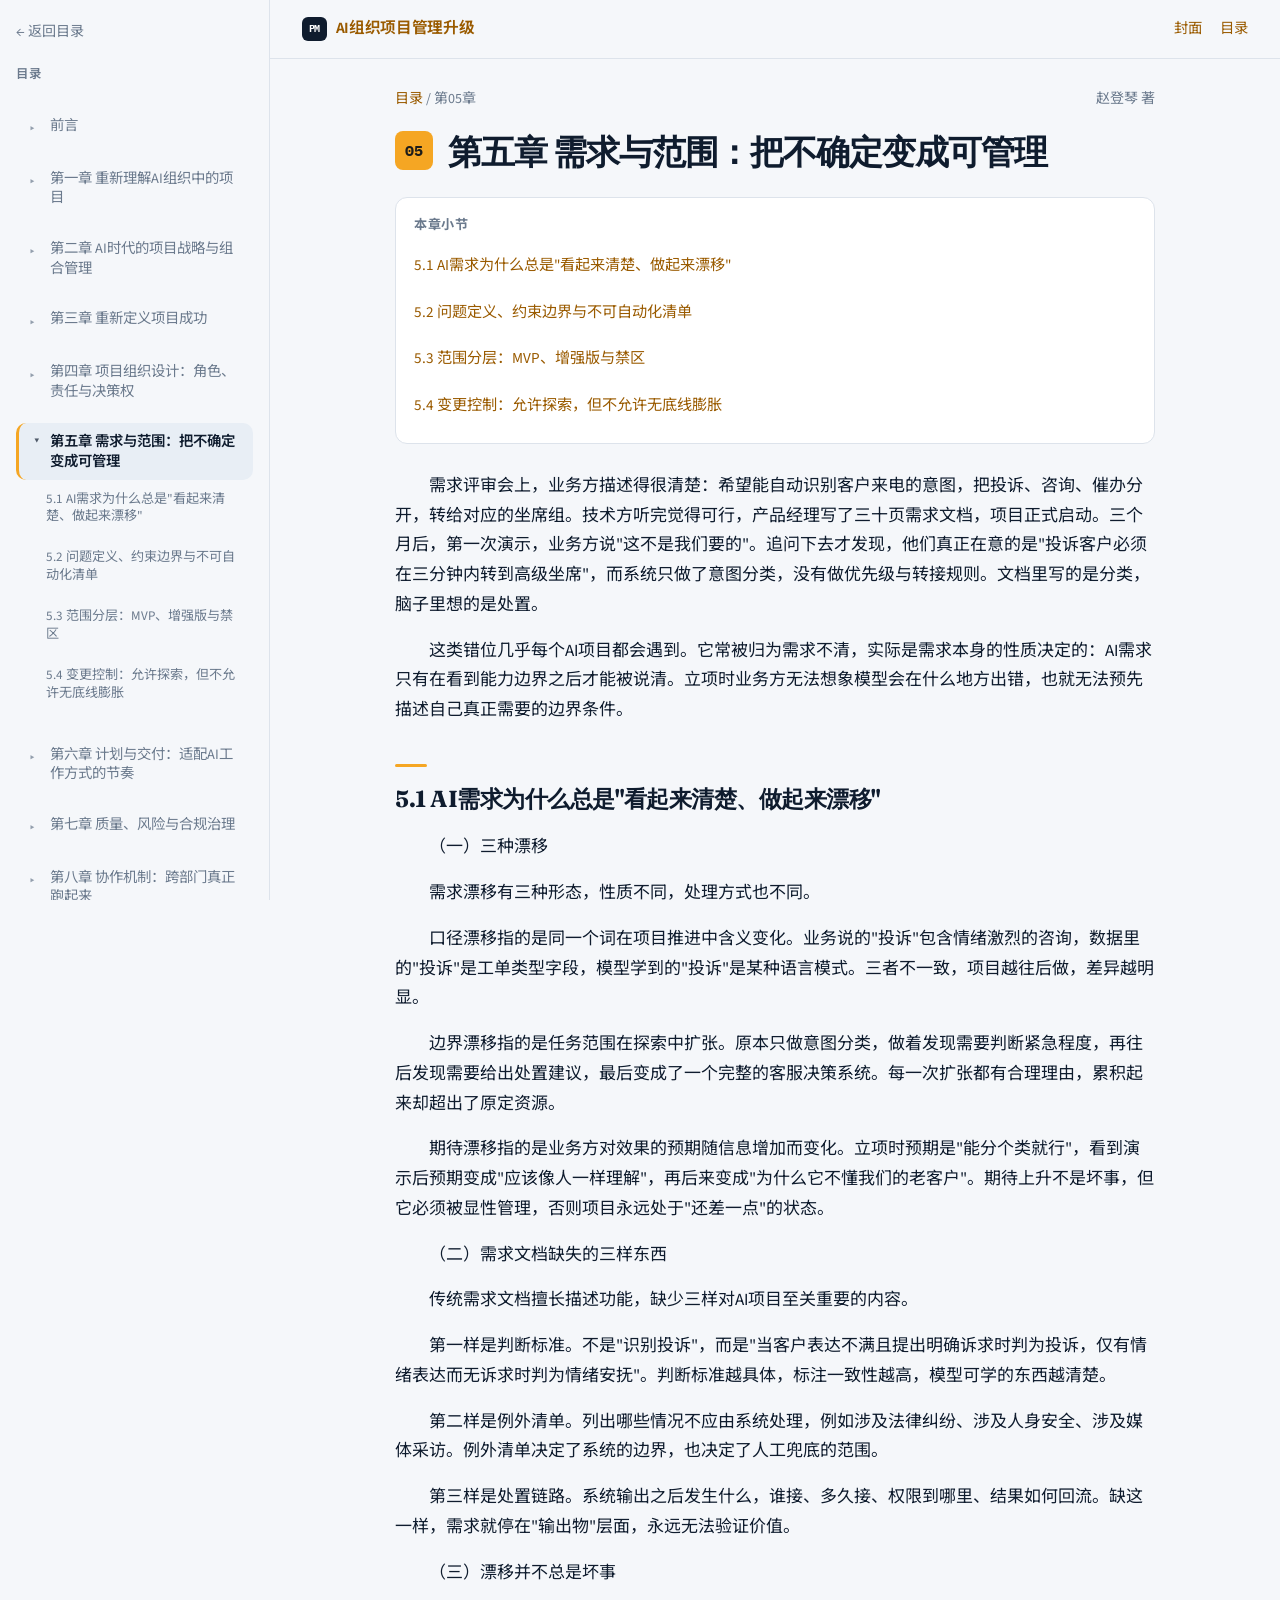
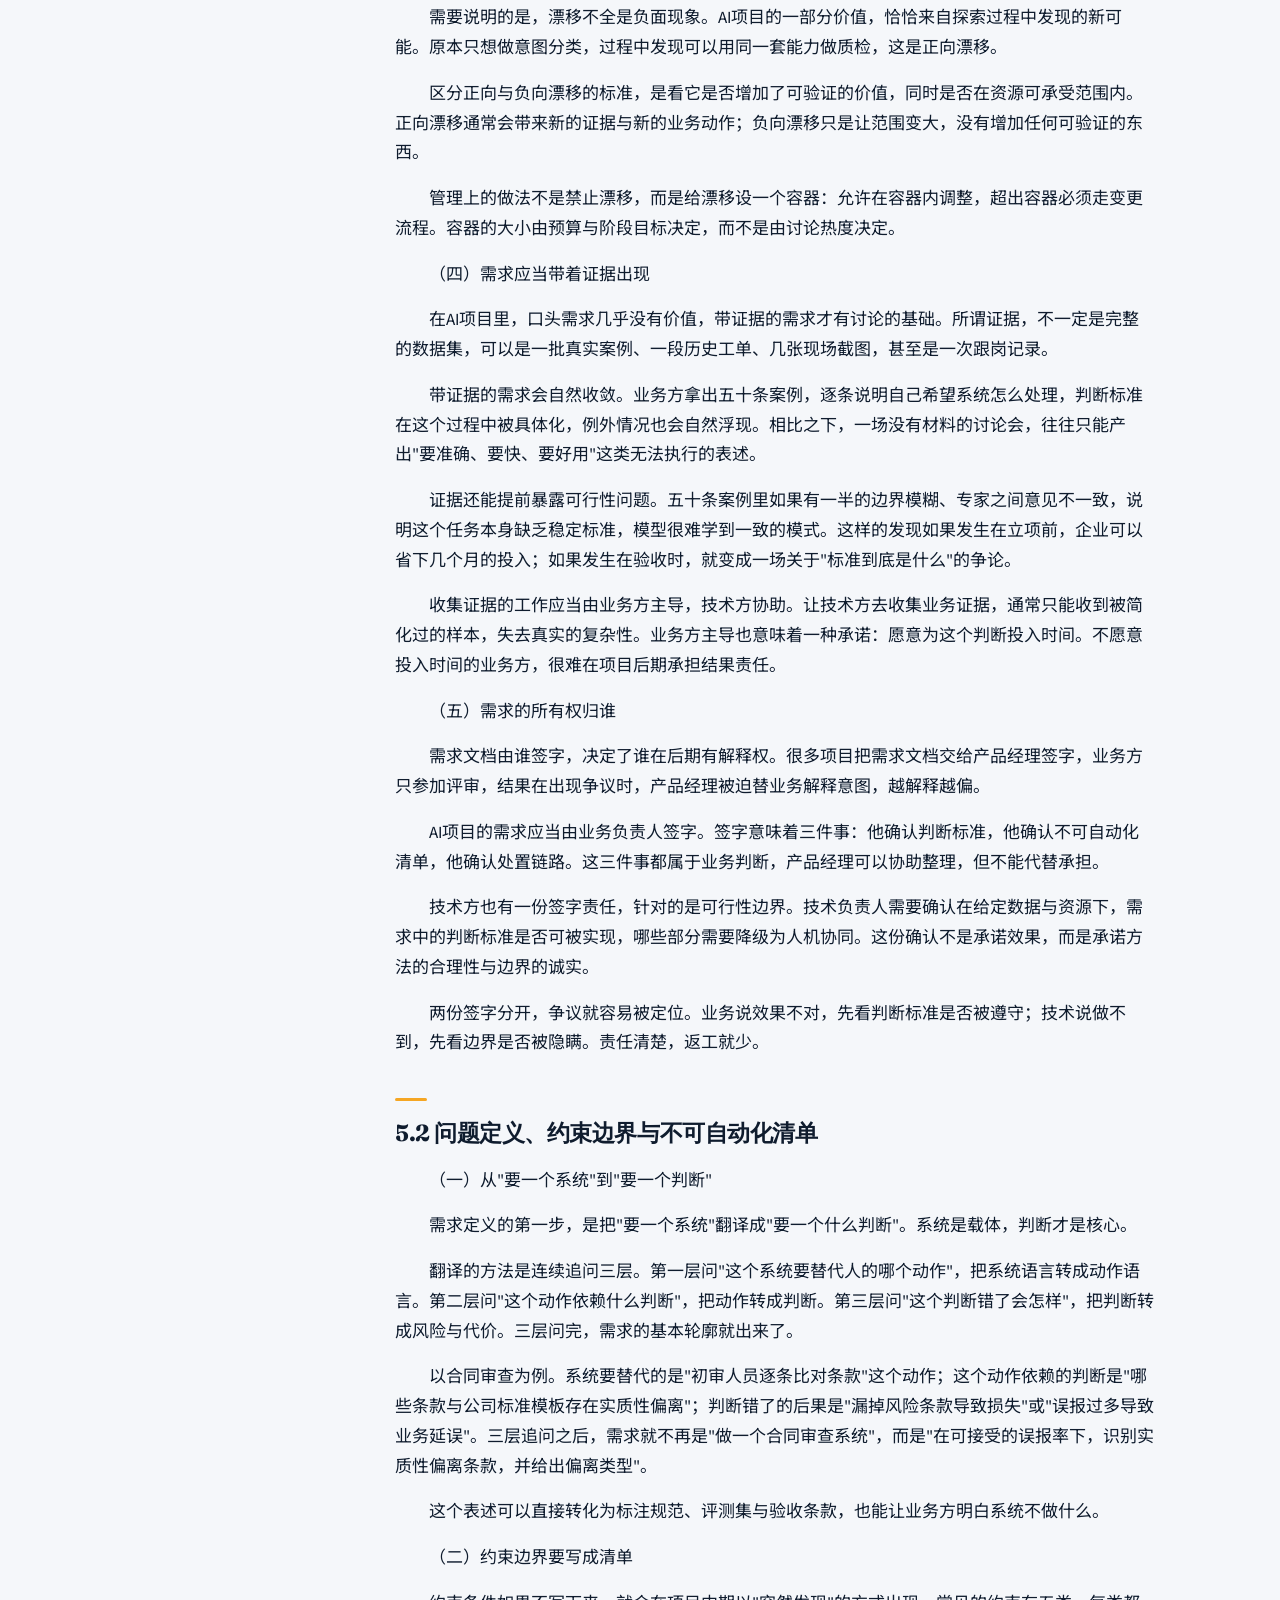
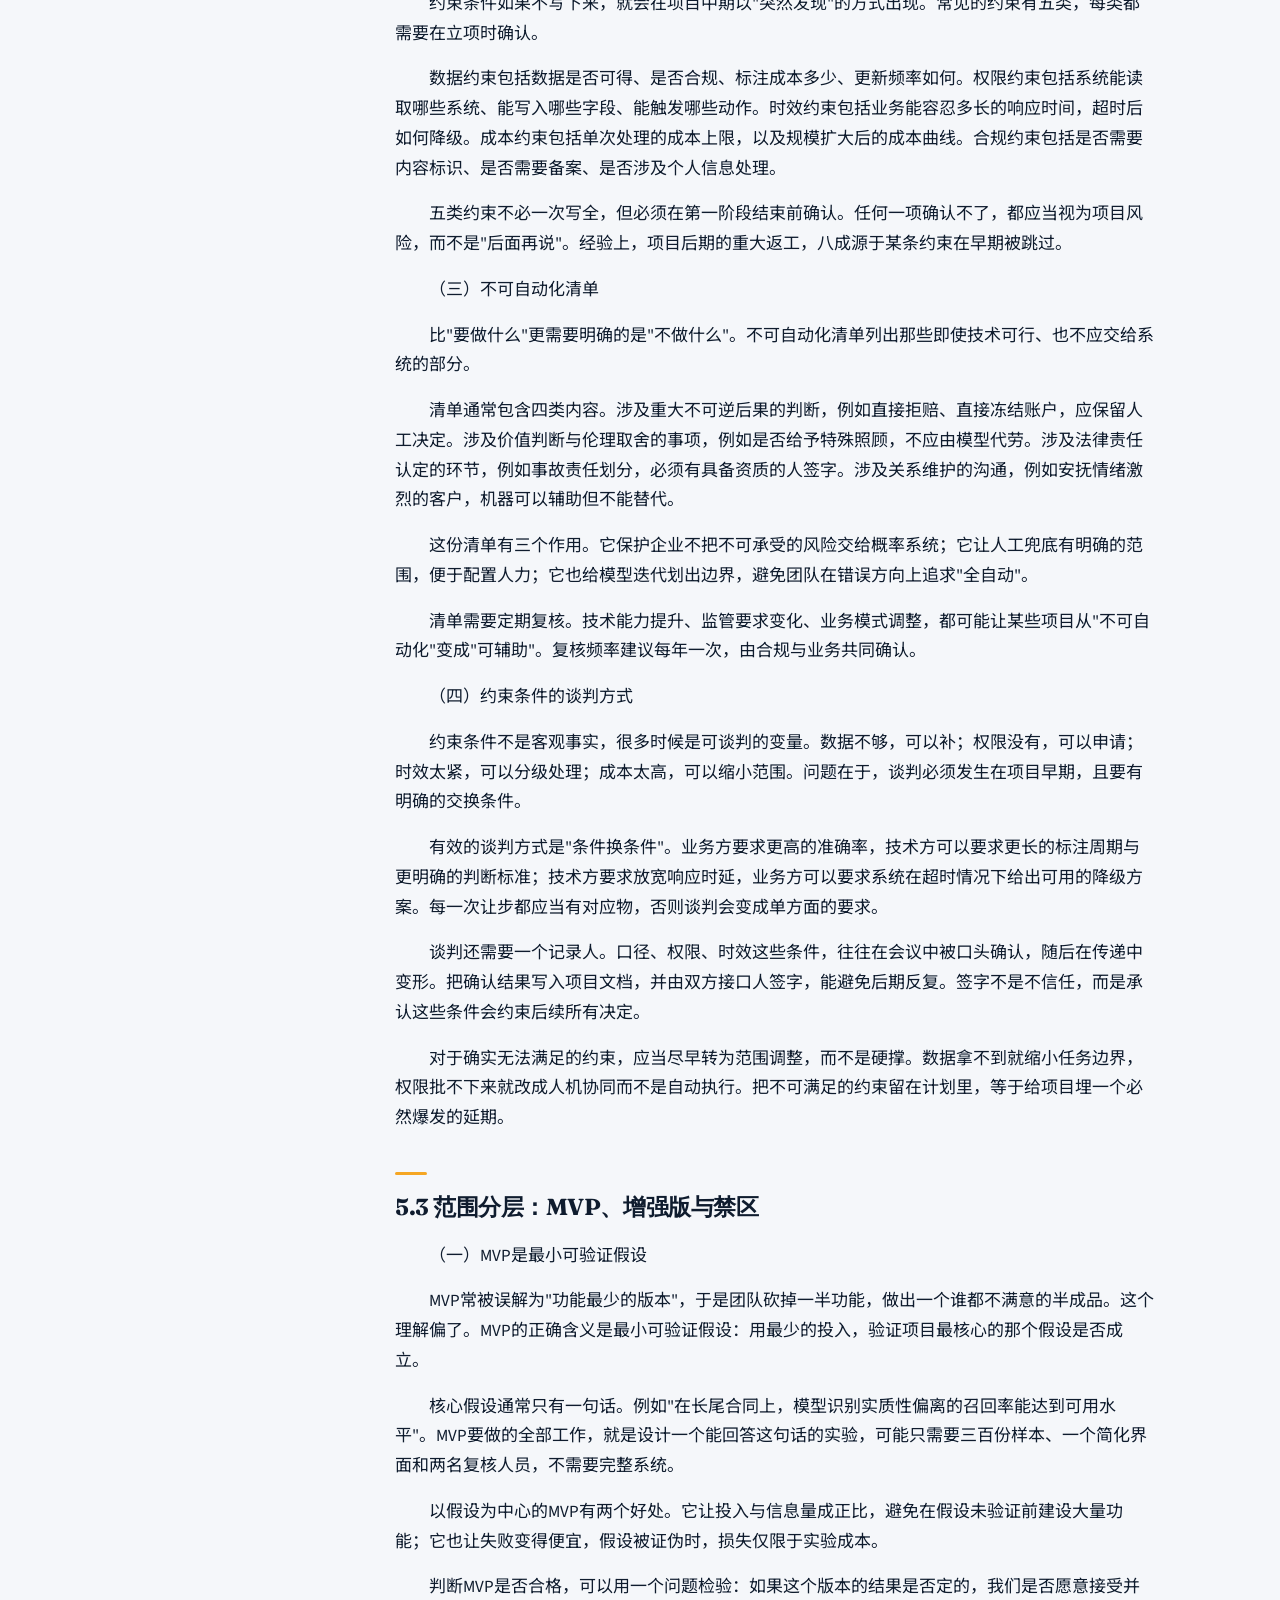
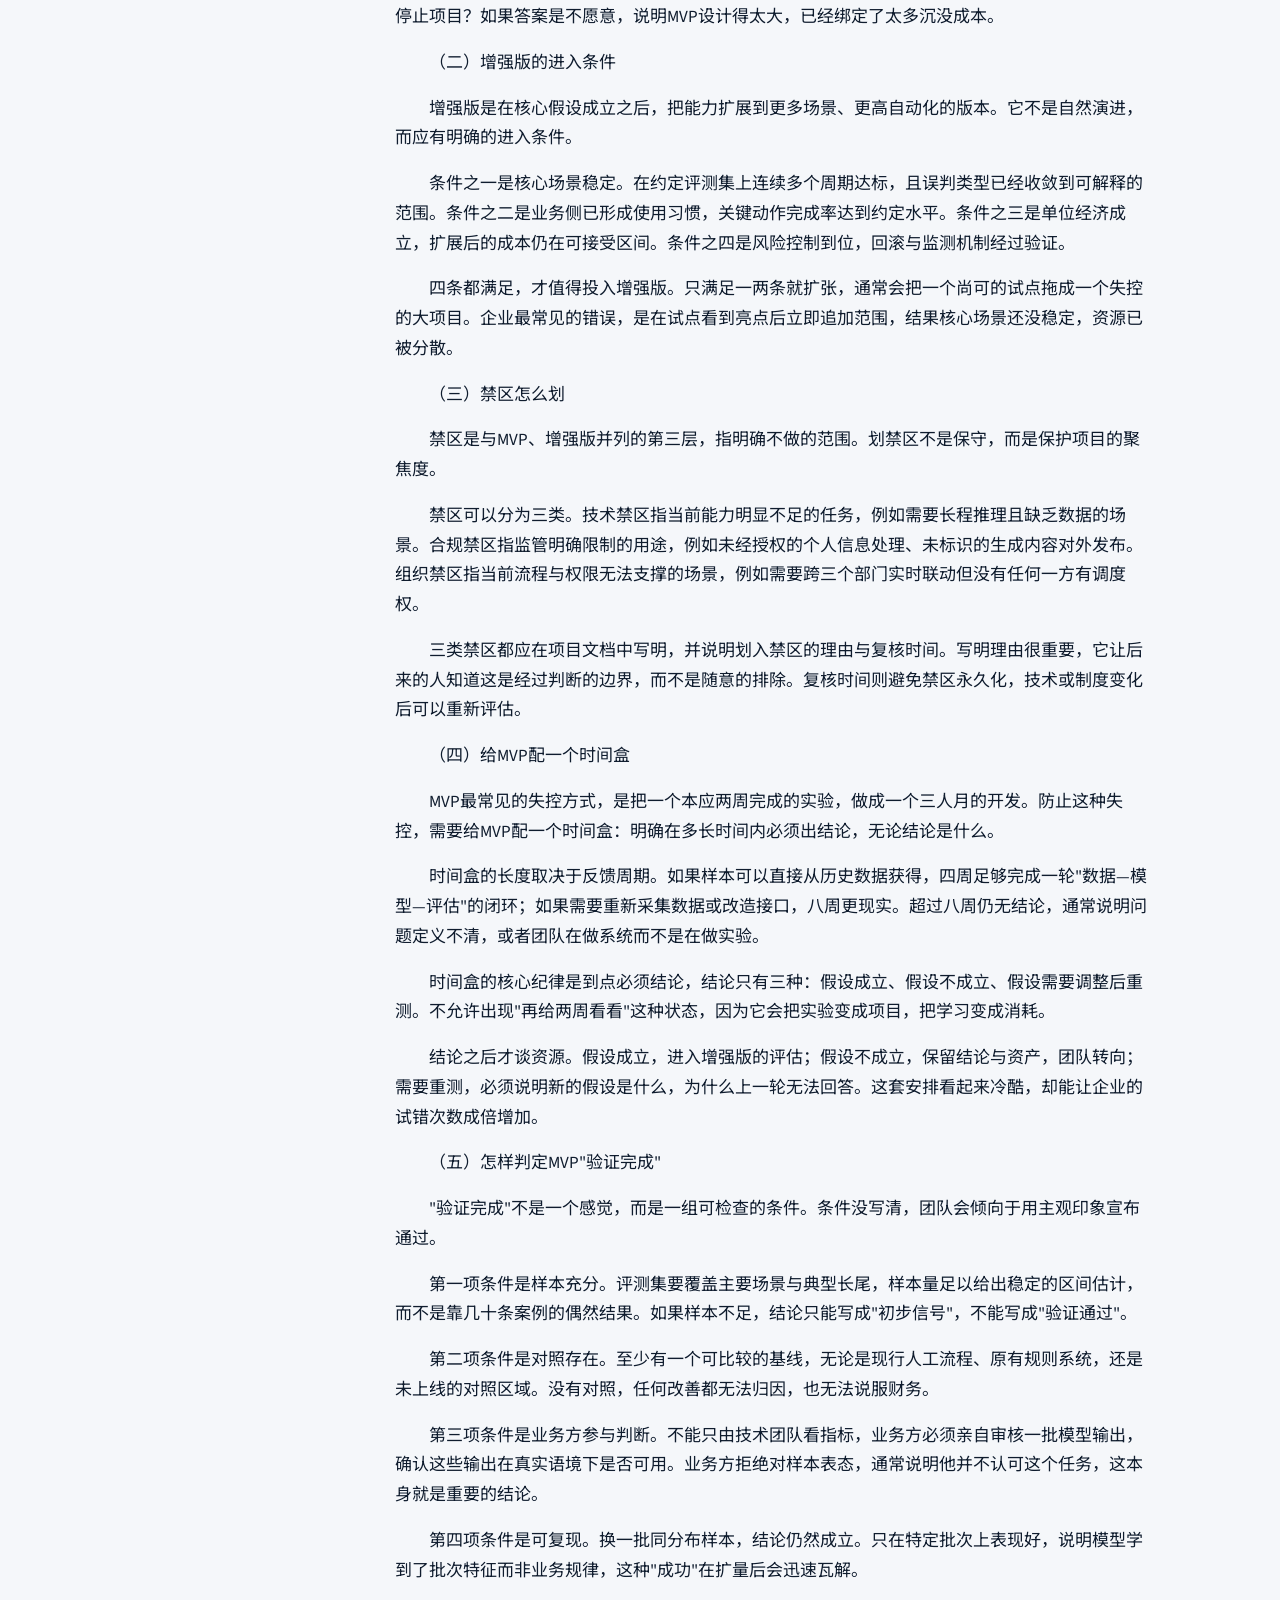
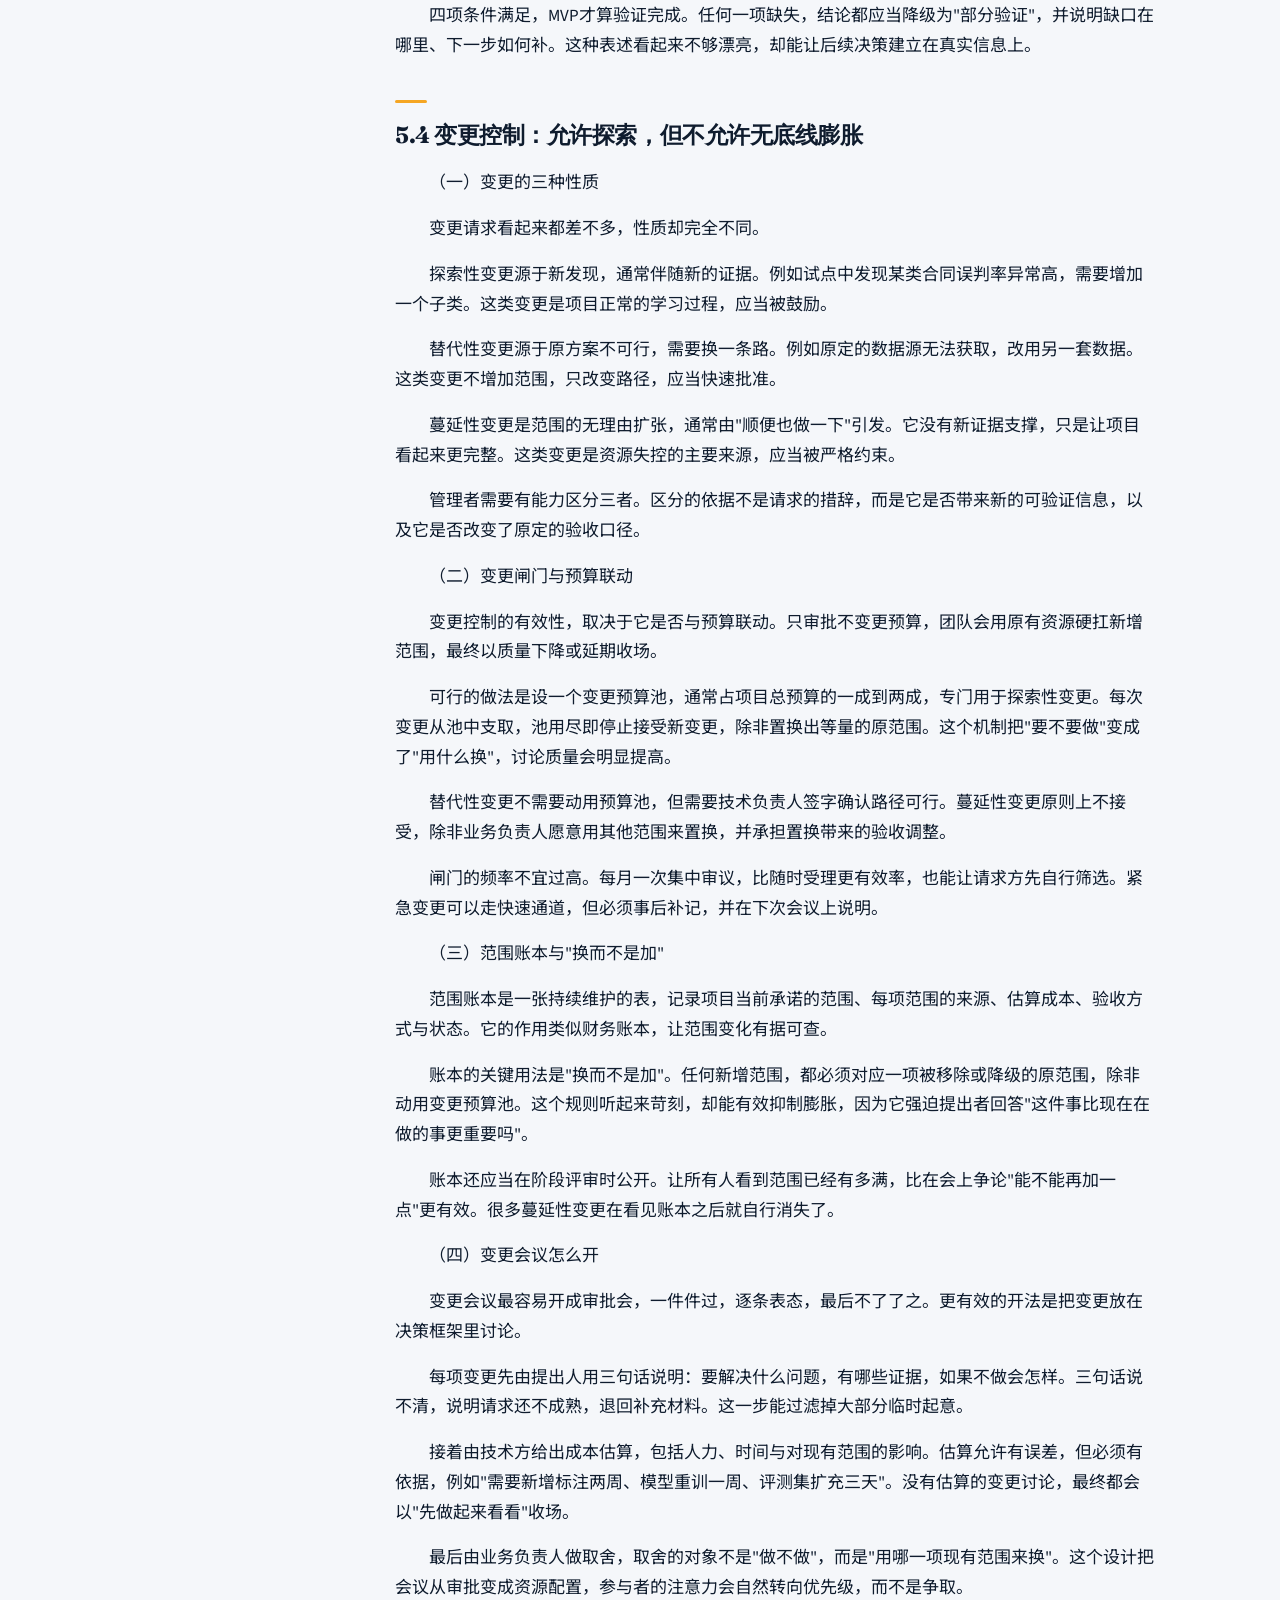
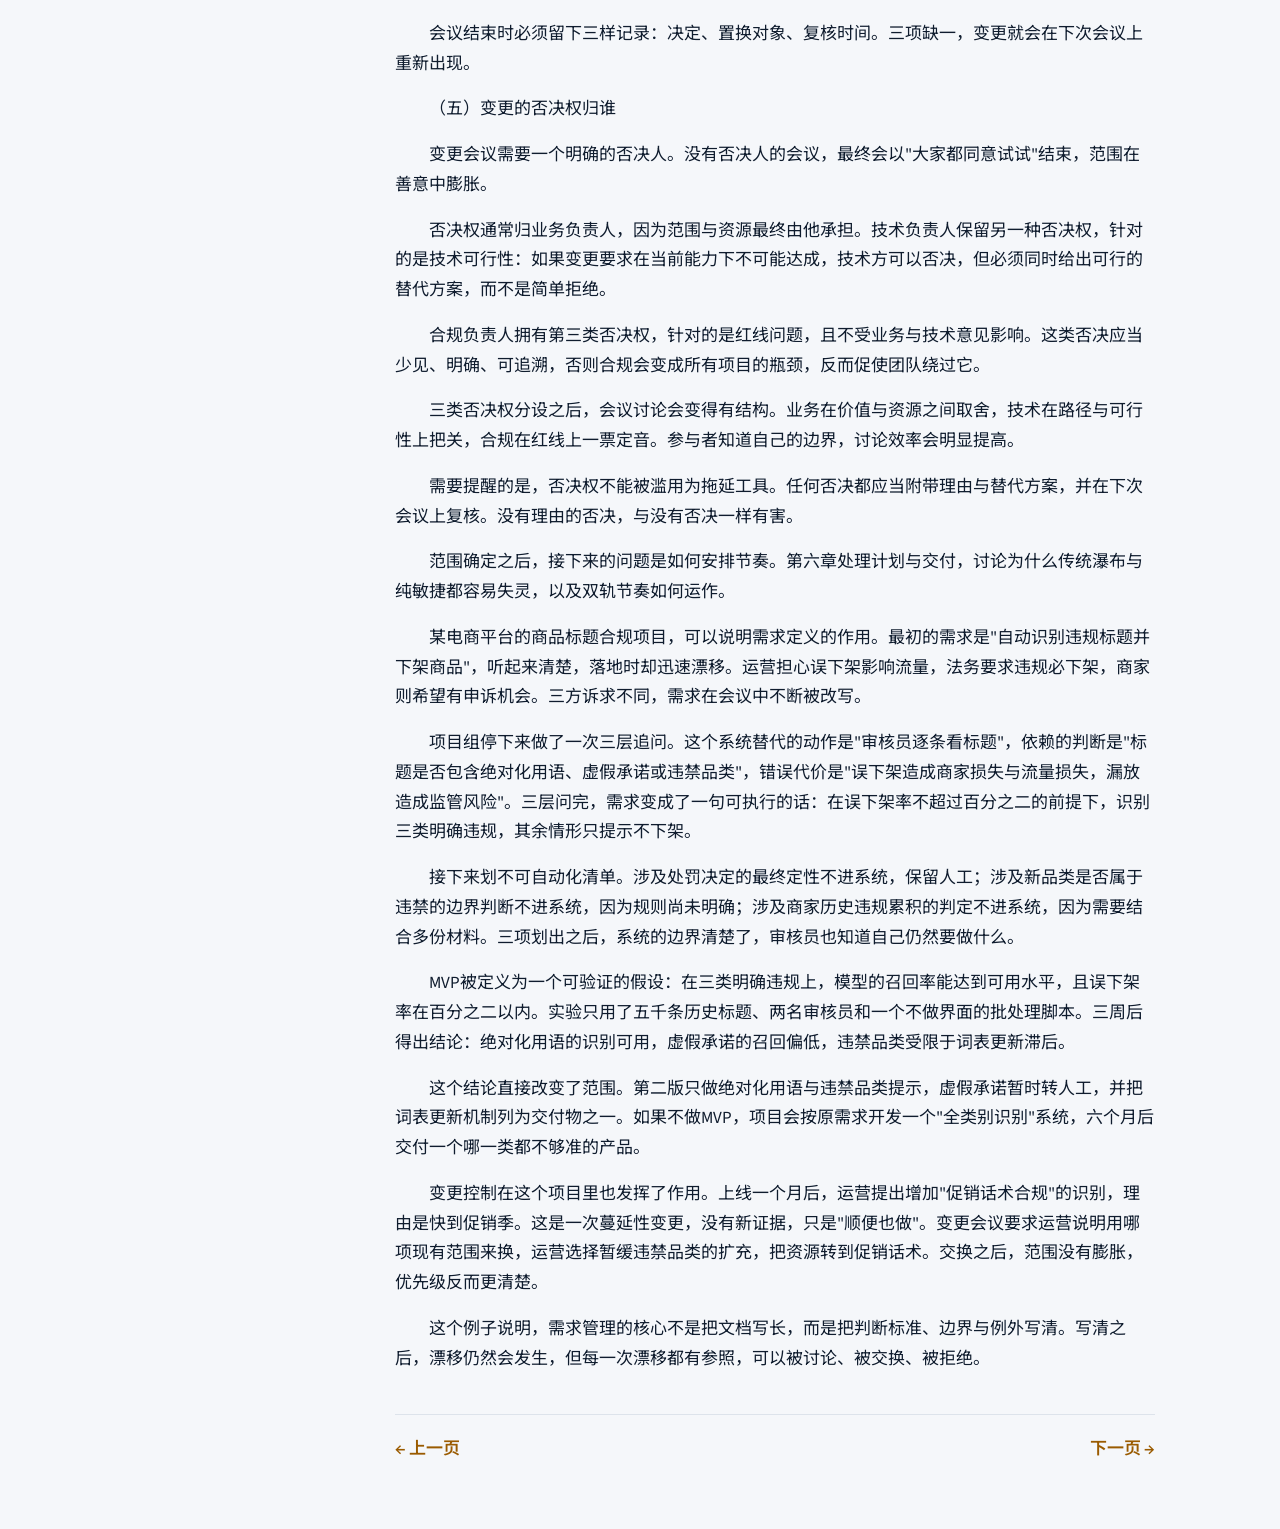
<file: ch05.html>
<!DOCTYPE html>
<html lang="zh-CN">
<head>
  <meta charset="UTF-8" />
  <meta name="viewport" content="width=device-width, initial-scale=1" />
  <title>第五章 需求与范围：把不确定变成可管理 · AI组织项目管理升级</title>
  <link rel="preconnect" href="https://fonts.googleapis.com" />
  <link rel="preconnect" href="https://fonts.gstatic.com" crossorigin />
  <link href="https://fonts.googleapis.com/css2?family=Fraunces:opsz,wght@9..144,500;9..144,650&family=IBM+Plex+Mono:wght@400;500&family=Noto+Sans+SC:wght@400;500;700&family=Source+Sans+3:wght@400;600;700&display=swap" rel="stylesheet" />
  <link rel="stylesheet" href="styles.css" />
  <style>
:root {
  --ha-bg: #f5f7fa;
  --ha-sidebar: #f5f7fa;
  --ha-ink: #0f1c2e;
  --ha-muted: #6b7a8d;
  --ha-line: #dde3eb;
  --ha-active-bg: #e8eef5;
  --ha-accent: #f5a623;
  --ha-accent-ink: #1c1c1a;
}
body.hermes-book {
  background: var(--ha-bg) !important;
  color: var(--ha-ink);
  font-size: 17px;
  line-height: 1.75;
}
body.hermes-book a { color: #9a5b00; }
body.hermes-book a:hover { color: var(--ha-ink); }
.ha-shell {
  display: grid;
  grid-template-columns: 270px minmax(0, 1fr);
  min-height: 100vh;
}
.ha-sidebar {
  position: sticky;
  top: 0;
  align-self: start;
  height: 100vh;
  overflow-y: auto;
  padding: 1.25rem 1rem 1.5rem;
  border-right: 1px solid var(--ha-line);
  background: var(--ha-sidebar);
  display: flex;
  flex-direction: column;
  gap: 0.85rem;
}
.ha-back {
  display: inline-flex;
  align-items: center;
  gap: 0.35rem;
  color: var(--ha-muted) !important;
  text-decoration: none;
  font-size: 0.88rem;
}
.ha-back:hover { color: var(--ha-ink) !important; }
.ha-toc-label {
  font-size: 0.78rem;
  font-weight: 600;
  color: var(--ha-muted);
  letter-spacing: 0.06em;
  margin: 0.35rem 0 0.15rem;
}
.ha-chapters {
  list-style: none;
  margin: 0;
  padding: 0;
  display: flex;
  flex-direction: column;
  gap: 0.15rem;
}
.ha-chapters > li {
  border-radius: 10px;
}
.ha-chapters .chap-toggle {
  display: flex;
  align-items: flex-start;
  gap: 0.35rem;
  width: 100%;
  padding: 0.55rem 0.7rem;
  border: 0;
  border-radius: 10px;
  border-left: 3px solid transparent;
  background: transparent;
  color: var(--ha-muted);
  font: inherit;
  font-size: 0.9rem;
  line-height: 1.35;
  text-align: left;
  cursor: pointer;
}
.ha-chapters .chap-toggle:hover {
  background: rgba(15,28,46,0.04);
  color: var(--ha-ink);
}
.ha-chapters > li.open > .chap-toggle,
.ha-chapters > li.active > .chap-toggle {
  background: var(--ha-active-bg);
  color: var(--ha-ink);
  font-weight: 600;
  border-left-color: var(--ha-accent);
}
.ha-chapters .chap-caret {
  flex: 0 0 auto;
  width: 0.9rem;
  margin-top: 0.15rem;
  color: inherit;
  opacity: 0.7;
  transition: transform 0.15s ease;
}
.ha-chapters > li.open > .chap-toggle .chap-caret {
  transform: rotate(90deg);
}
.ha-chapters .chap-subs {
  list-style: none;
  margin: 0 0 0.35rem;
  padding: 0 0.4rem 0.25rem 1.35rem;
  display: none;
}
.ha-chapters > li.open > .chap-subs {
  display: grid;
  gap: 0.12rem;
}
.ha-chapters .chap-subs a {
  display: block;
  padding: 0.32rem 0.55rem;
  border-radius: 8px;
  text-decoration: none;
  color: var(--ha-muted);
  font-size: 0.82rem;
  line-height: 1.35;
}
.ha-chapters .chap-subs a:hover {
  background: rgba(15,28,46,0.04);
  color: var(--ha-ink);
}
.ha-chapters .chap-subs a.active {
  color: var(--ha-ink);
  font-weight: 600;
  background: rgba(31,111,235,0.08);
}
.ha-side-foot {
  margin-top: auto;
  padding-top: 1rem;
  border-top: 1px solid var(--ha-line);
  display: flex;
  flex-direction: column;
  gap: 0.55rem;
}
.ha-side-foot a {
  color: var(--ha-muted);
  text-decoration: none;
  font-size: 0.88rem;
}
.ha-side-foot a:hover { color: var(--ha-ink); }
.ha-main {
  min-width: 0;
  display: flex;
  flex-direction: column;
}
.ha-topbar {
  display: flex;
  align-items: center;
  justify-content: space-between;
  gap: 1rem;
  padding: 0.95rem 2rem;
  border-bottom: 1px solid var(--ha-line);
  background: rgba(245,247,250,0.92);
  backdrop-filter: blur(8px);
  position: sticky;
  top: 0;
  z-index: 5;
}
.ha-brand {
  display: inline-flex;
  align-items: center;
  gap: 0.55rem;
  text-decoration: none;
  color: var(--ha-ink);
  font-weight: 650;
  font-size: 0.98rem;
  letter-spacing: -0.02em;
}
.ha-brand-mark {
  width: 1.55rem;
  height: 1.55rem;
  border-radius: 6px;
  background: #0f1c2e;
  color: #fff;
  display: grid;
  place-items: center;
  font-size: 0.62rem;
  font-weight: 700;
  font-family: var(--font-mono);
}
.ha-top-links {
  display: flex;
  gap: 1.1rem;
  flex-wrap: wrap;
}
.ha-top-links a {
  color: var(--ha-muted);
  text-decoration: none;
  font-size: 0.9rem;
}
.ha-top-links a:hover { color: var(--ha-ink); }
.ha-article {
  width: min(760px, calc(100% - 3rem));
  margin: 0 auto;
  padding: 1.75rem 0 4rem;
}
.ha-meta {
  display: flex;
  justify-content: space-between;
  align-items: center;
  gap: 1rem;
  color: var(--ha-muted);
  font-size: 0.88rem;
  margin-bottom: 1.25rem;
}
.ha-meta a { color: inherit; text-decoration: none; }
.ha-meta a:hover { color: var(--ha-ink); }
.ha-chapter-head {
  display: flex;
  align-items: flex-start;
  gap: 0.9rem;
  margin-bottom: 1.5rem;
}
.ha-chapter-num {
  flex: 0 0 auto;
  min-width: 2.4rem;
  height: 2.4rem;
  padding: 0 0.55rem;
  border-radius: 8px;
  background: var(--ha-accent);
  color: var(--ha-accent-ink);
  display: grid;
  place-items: center;
  font-family: var(--font-mono);
  font-weight: 700;
  font-size: 0.95rem;
}
.ha-chapter-head h1 {
  margin: 0;
  font-size: clamp(1.55rem, 3vw, 2.15rem);
  border: none;
  padding: 0;
  letter-spacing: -0.03em;
}
.ha-section-list {
  list-style: none;
  margin: 0;
  padding: 0;
  display: flex;
  flex-direction: column;
  gap: 0.05rem;
}
.ha-section-list a {
  display: block;
  padding: 0.35rem 0.55rem;
  border-radius: 8px;
  text-decoration: none;
  color: var(--ha-muted);
  font-size: 0.82rem;
  line-height: 1.35;
}
.ha-section-list a:hover {
  background: rgba(15,28,46,0.04);
  color: var(--ha-ink);
}
.ha-content h2 {
  border-top: none;
  padding-top: 0.2rem;
  margin-top: 2.2rem;
}
.ha-content h2::before {
  content: "";
  display: block;
  width: 2rem;
  height: 3px;
  background: var(--ha-accent);
  margin-bottom: 0.75rem;
  border-radius: 2px;
}
.ha-content p { margin: 0 0 1rem; text-indent: 2em; }
.ha-sec-box {
  margin: 0 0 1.75rem;
  padding: 1rem 1.15rem 1.05rem;
  border-radius: 12px;
  background: #fff;
  border: 1px solid var(--ha-line);
}
.ha-sec-box .label {
  margin: 0 0 0.55rem;
  font-size: 0.82rem;
  font-weight: 700;
  color: var(--ha-muted);
  letter-spacing: 0.04em;
}
.ha-sec-box ul {
  list-style: none;
  margin: 0;
  padding: 0;
  display: grid;
  gap: 0.35rem;
}
.ha-sec-box a {
  text-decoration: none;
  color: var(--ha-ink);
  font-size: 0.95rem;
}
.ha-sec-box a:hover { color: #1554b5; }
.book-block {
  margin: 0 0 1rem;
  padding: 1rem 1.1rem 1.05rem;
  border-radius: 12px;
  background: #fff;
  border: 1px solid var(--ha-line);
}
.book-block h2 {
  margin: 0 0 0.55rem;
  font-size: 1.05rem;
  border: none;
  padding: 0;
  display: flex;
  gap: 0.65rem;
  align-items: baseline;
}
.book-block h2 a { text-decoration: none; color: var(--ha-ink); }
.book-block h2 .num {
  display: inline-grid;
  place-items: center;
  width: 1.85rem;
  height: 1.85rem;
  border-radius: 7px;
  background: var(--ha-accent);
  color: var(--ha-accent-ink);
  font-family: var(--font-mono);
  font-size: 0.82rem;
  font-weight: 700;
}
.book-block ul.secs {
  list-style: none;
  margin: 0;
  padding: 0;
  color: #3a4652;
  font-size: 0.92rem;
  display: grid;
  gap: 0.28rem;
}
.book-block ul.secs a { text-decoration: none; color: #3a4652; }
.book-block ul.secs a:hover { color: #1554b5; }
.figcap { color: var(--ha-muted); font-size: 0.9rem; text-align: center; margin: 0.25rem 0 1rem; }
.table-wrap { overflow-x: auto; margin: 1rem 0; }
.table-wrap table { width: 100%; border-collapse: collapse; font-size: 0.92rem; }
.table-wrap th, .table-wrap td { border: 1px solid var(--ha-line); padding: 0.45rem 0.6rem; text-align: left; vertical-align: top; }
.table-wrap th { background: #e8eef5; }
.figure img { max-width: 100%; height: auto; border-radius: 10px; border: 1px solid var(--ha-line); }
.ha-footer-nav {
  display: flex;
  justify-content: space-between;
  gap: 1rem;
  margin-top: 2.5rem;
  padding-top: 1.25rem;
  border-top: 1px solid var(--ha-line);
}
.ha-footer-nav a {
  text-decoration: none;
  color: var(--ha-ink);
  font-weight: 600;
}
.ha-index-list {
  list-style: none;
  margin: 0;
  padding: 0;
  display: flex;
  flex-direction: column;
  gap: 0.45rem;
}
.ha-index-list a {
  display: grid;
  grid-template-columns: 2.6rem 1fr;
  gap: 0.85rem;
  align-items: center;
  padding: 0.95rem 1rem;
  border-radius: 12px;
  text-decoration: none;
  color: var(--ha-ink);
  background: #fff;
  border: 1px solid var(--ha-line);
}
.ha-index-list a:hover { border-color: #c5d0de; background: #f8fafc; }
.ha-index-list .num {
  width: 2.4rem;
  height: 2.4rem;
  border-radius: 8px;
  background: var(--ha-accent);
  color: var(--ha-accent-ink);
  display: grid;
  place-items: center;
  font-family: var(--font-mono);
  font-weight: 700;
}
.ha-author {
  margin: 0 0 1.5rem;
  padding: 1.1rem 1.2rem;
  border-radius: 12px;
  background: #fff;
  border: 1px solid var(--ha-line);
}
.ha-author h2 {
  margin: 0 0 0.45rem;
  font-size: 1.05rem;
  border: none;
  padding: 0;
}
.ha-author p { margin: 0; color: #3a4652; font-size: 0.98rem; }
.ha-cover-thumb {
  display: inline-block;
  line-height: 0;
  border-radius: 8px;
  overflow: hidden;
  border: 1px solid var(--ha-line);
  margin: 0 0 1.25rem;
}
.ha-cover-thumb img {
  width: min(240px, 100%);
  height: auto;
  display: block;
}
@media (max-width: 920px) {
  .ha-shell { grid-template-columns: 1fr; }
  .ha-sidebar {
    position: static;
    height: auto;
    max-height: none;
    border-right: none;
    border-bottom: 1px solid var(--ha-line);
  }
  .ha-article { width: min(760px, calc(100% - 2rem)); }
  .ha-topbar { padding: 0.85rem 1rem; }
}
</style>
</head>
<body class="hermes-book">
  <div class="ha-shell">
    <aside class="ha-sidebar" aria-label="目录">
      <a class="ha-back" href="index.html">← 返回目录</a>
      <div class="ha-toc-label">目录</div>
      <ul class="ha-chapters">
        <li data-chap="ch00.html"><button type="button" class="chap-toggle" aria-expanded="false"><span class="chap-caret" aria-hidden="true">▸</span><span>前言</span></button><ul class="chap-subs"><li><a href="ch00.html#0-1-这本书想解决什么问题">0.1 这本书想解决什么问题</a></li><li><a href="ch00.html#0-2-写给谁看">0.2 写给谁看</a></li><li><a href="ch00.html#0-3-三个基本判断">0.3 三个基本判断</a></li><li><a href="ch00.html#0-4-全书结构">0.4 全书结构</a></li><li><a href="ch00.html#0-5-关于案例与数据的说明">0.5 关于案例与数据的说明</a></li><li><a href="ch00.html#0-6-一个提醒">0.6 一个提醒</a></li></ul></li><li data-chap="ch01.html"><button type="button" class="chap-toggle" aria-expanded="false"><span class="chap-caret" aria-hidden="true">▸</span><span>第一章 重新理解AI组织中的项目</span></button><ul class="chap-subs"><li><a href="ch01.html#1-1-从数字化项目到AI原生项目">1.1 从数字化项目到AI原生项目</a></li><li><a href="ch01.html#1-2-项目失败的常见归因为何失效">1.2 项目失败的常见归因为何失效</a></li><li><a href="ch01.html#1-3-人机协同如何改写交付单元">1.3 人机协同如何改写交付单元</a></li><li><a href="ch01.html#1-4-本书框架与使用方法">1.4 本书框架与使用方法</a></li></ul></li><li data-chap="ch02.html"><button type="button" class="chap-toggle" aria-expanded="false"><span class="chap-caret" aria-hidden="true">▸</span><span>第二章 AI时代的项目战略与组合管理</span></button><ul class="chap-subs"><li><a href="ch02.html#2-1-从项目清单到能力与价值组合">2.1 从项目清单到能力与价值组合</a></li><li><a href="ch02.html#2-2-什么样的事值得做成项目">2.2 什么样的事值得做成项目</a></li><li><a href="ch02.html#2-3-AI投入的优先级与止损机制">2.3 AI投入的优先级与止损机制</a></li><li><a href="ch02.html#2-4-组合看板-战略对齐与资源再平衡">2.4 组合看板：战略对齐与资源再平衡</a></li></ul></li><li data-chap="ch03.html"><button type="button" class="chap-toggle" aria-expanded="false"><span class="chap-caret" aria-hidden="true">▸</span><span>第三章 重新定义项目成功</span></button><ul class="chap-subs"><li><a href="ch03.html#3-1-从按期上线到可验证的业务结果">3.1 从按期上线到可验证的业务结果</a></li><li><a href="ch03.html#3-2-过程指标-结果指标与学习指标">3.2 过程指标、结果指标与学习指标</a></li><li><a href="ch03.html#3-3-AI项目的验收口径怎么定">3.3 AI项目的验收口径怎么定</a></li><li><a href="ch03.html#3-4-失败-试点与规模化的判定标准">3.4 失败、试点与规模化的判定标准</a></li></ul></li><li data-chap="ch04.html"><button type="button" class="chap-toggle" aria-expanded="false"><span class="chap-caret" aria-hidden="true">▸</span><span>第四章 项目组织设计：角色、责任与决策权</span></button><ul class="chap-subs"><li><a href="ch04.html#4-1-产品-业务-数据-算法-工程如何编队">4.1 产品、业务、数据、算法、工程如何编队</a></li><li><a href="ch04.html#4-2-人机分工与关键决策分级">4.2 人机分工与关键决策分级</a></li><li><a href="ch04.html#4-3-项目经理的新定位-从进度官到协同设计师">4.3 项目经理的新定位：从进度官到协同设计师</a></li><li><a href="ch04.html#4-4-责任域-升级路径与决策台账">4.4 责任域、升级路径与决策台账</a></li></ul></li><li class="open active" data-chap="ch05.html"><button type="button" class="chap-toggle" aria-expanded="true"><span class="chap-caret" aria-hidden="true">▸</span><span>第五章 需求与范围：把不确定变成可管理</span></button><ul class="chap-subs"><li><a href="ch05.html#5-1-AI需求为什么总是-看起来清楚-做起来漂移">5.1 AI需求为什么总是"看起来清楚、做起来漂移"</a></li><li><a href="ch05.html#5-2-问题定义-约束边界与不可自动化清单">5.2 问题定义、约束边界与不可自动化清单</a></li><li><a href="ch05.html#5-3-范围分层-MVP-增强版与禁区">5.3 范围分层：MVP、增强版与禁区</a></li><li><a href="ch05.html#5-4-变更控制-允许探索-但不允许无底线膨胀">5.4 变更控制：允许探索，但不允许无底线膨胀</a></li></ul></li><li data-chap="ch06.html"><button type="button" class="chap-toggle" aria-expanded="false"><span class="chap-caret" aria-hidden="true">▸</span><span>第六章 计划与交付：适配AI工作方式的节奏</span></button><ul class="chap-subs"><li><a href="ch06.html#6-1-为什么传统瀑布和纯敏捷都容易失灵">6.1 为什么传统瀑布和纯敏捷都容易失灵</a></li><li><a href="ch06.html#6-2-双轨节奏-探索轨与交付轨">6.2 双轨节奏：探索轨与交付轨</a></li><li><a href="ch06.html#6-3-里程碑设计-数据-模型-流程-治理四条线">6.3 里程碑设计：数据、模型、流程、治理四条线</a></li><li><a href="ch06.html#6-4-人机并行下的依赖管理与缓冲策略">6.4 人机并行下的依赖管理与缓冲策略</a></li></ul></li><li data-chap="ch07.html"><button type="button" class="chap-toggle" aria-expanded="false"><span class="chap-caret" aria-hidden="true">▸</span><span>第七章 质量、风险与合规治理</span></button><ul class="chap-subs"><li><a href="ch07.html#7-1-AI项目的质量不只是-测通了">7.1 AI项目的质量不只是"测通了"</a></li><li><a href="ch07.html#7-2-模型风险-数据风险-流程风险与责任风险">7.2 模型风险、数据风险、流程风险与责任风险</a></li><li><a href="ch07.html#7-3-验证机制-抽样-回测-人工复核与回滚">7.3 验证机制：抽样、回测、人工复核与回滚</a></li><li><a href="ch07.html#7-4-隐私-安全-伦理与审计如何嵌入交付">7.4 隐私、安全、伦理与审计如何嵌入交付</a></li></ul></li><li data-chap="ch08.html"><button type="button" class="chap-toggle" aria-expanded="false"><span class="chap-caret" aria-hidden="true">▸</span><span>第八章 协作机制：跨部门真正跑起来</span></button><ul class="chap-subs"><li><a href="ch08.html#8-1-AI项目协作失败的组织根因">8.1 AI项目协作失败的组织根因</a></li><li><a href="ch08.html#8-2-协同界面-输入-审核-例外-交接">8.2 协同界面：输入、审核、例外、交接</a></li><li><a href="ch08.html#8-3-会议-文档-智能体与知识沉淀怎么配">8.3 会议、文档、智能体与知识沉淀怎么配</a></li><li><a href="ch08.html#8-4-冲突处理-业务目标-技术可行与合规底线">8.4 冲突处理：业务目标、技术可行与合规底线</a></li></ul></li><li data-chap="ch09.html"><button type="button" class="chap-toggle" aria-expanded="false"><span class="chap-caret" aria-hidden="true">▸</span><span>第九章 人效与激励：让团队愿意用AI交付</span></button><ul class="chap-subs"><li><a href="ch09.html#9-1-从工时核算到判断密度与交付质量">9.1 从工时核算到判断密度与交付质量</a></li><li><a href="ch09.html#9-2-AI贡献如何进入项目评价">9.2 AI贡献如何进入项目评价</a></li><li><a href="ch09.html#9-3-项目经理-专家与执行角色的差异化激励">9.3 项目经理、专家与执行角色的差异化激励</a></li><li><a href="ch09.html#9-4-能力建设-项目团队的AI素养与带教机制">9.4 能力建设：项目团队的AI素养与带教机制</a></li></ul></li><li data-chap="ch10.html"><button type="button" class="chap-toggle" aria-expanded="false"><span class="chap-caret" aria-hidden="true">▸</span><span>第十章 落地路径：从试点到规模化升级</span></button><ul class="chap-subs"><li><a href="ch10.html#10-1-成熟度评估与改造切入点选择">10.1 成熟度评估与改造切入点选择</a></li><li><a href="ch10.html#10-2-90天升级计划与一年演进路线">10.2 90天升级计划与一年演进路线</a></li><li><a href="ch10.html#10-3-可复用的项目操作系统">10.3 可复用的项目操作系统</a></li><li><a href="ch10.html#10-4-典型场景案例与避坑清单">10.4 典型场景案例与避坑清单</a></li></ul></li><li data-chap="appendix.html"><button type="button" class="chap-toggle" aria-expanded="false"><span class="chap-caret" aria-hidden="true">▸</span><span>附录</span></button><ul class="chap-subs"><li><a href="appendix.html#A-1-AI项目管理工具箱">A.1 AI项目管理工具箱</a></li><li><a href="appendix.html#A-2-角色职责-决策分级与验收模板">A.2 角色职责、决策分级与验收模板</a></li><li><a href="appendix.html#A-3-自检清单与复盘表">A.3 自检清单与复盘表</a></li><li><a href="appendix.html#A-4-使用说明与常见误用">A.4 使用说明与常见误用</a></li></ul></li>
      </ul>
      <div class="ha-side-foot">
        <a href="cover.html">封面</a>
        <a href="index.html">目录</a>
      </div>
    </aside>
    <div class="ha-main">
      <header class="ha-topbar">
        <a class="ha-brand" href="index.html">
          <span class="ha-brand-mark">PM</span>
          AI组织项目管理升级
        </a>
        <div class="ha-top-links">
          <a href="cover.html">封面</a>
          <a href="index.html">目录</a>
        </div>
      </header>
      <article class="ha-article">
        <div class="ha-meta">
          <div><a href="index.html">目录</a> / 第05章</div>
          <div>赵登琴 著</div>
        </div>
        <div class="ha-chapter-head">
          <div class="ha-chapter-num">05</div>
          <h1>第五章 需求与范围：把不确定变成可管理</h1>
        </div>
        <nav class="ha-sec-box" aria-label="本章小节">
          <div class="label">本章小节</div>
          <ul>
<li><a href="#5-1-AI需求为什么总是-看起来清楚-做起来漂移">5.1 AI需求为什么总是"看起来清楚、做起来漂移"</a></li><li><a href="#5-2-问题定义-约束边界与不可自动化清单">5.2 问题定义、约束边界与不可自动化清单</a></li><li><a href="#5-3-范围分层-MVP-增强版与禁区">5.3 范围分层：MVP、增强版与禁区</a></li><li><a href="#5-4-变更控制-允许探索-但不允许无底线膨胀">5.4 变更控制：允许探索，但不允许无底线膨胀</a></li>
          </ul>
        </nav>
        <div class="ha-content">
<p>需求评审会上，业务方描述得很清楚：希望能自动识别客户来电的意图，把投诉、咨询、催办分开，转给对应的坐席组。技术方听完觉得可行，产品经理写了三十页需求文档，项目正式启动。三个月后，第一次演示，业务方说"这不是我们要的"。追问下去才发现，他们真正在意的是"投诉客户必须在三分钟内转到高级坐席"，而系统只做了意图分类，没有做优先级与转接规则。文档里写的是分类，脑子里想的是处置。</p>
<p>这类错位几乎每个AI项目都会遇到。它常被归为需求不清，实际是需求本身的性质决定的：AI需求只有在看到能力边界之后才能被说清。立项时业务方无法想象模型会在什么地方出错，也就无法预先描述自己真正需要的边界条件。</p>
<h2 id="5-1-AI需求为什么总是-看起来清楚-做起来漂移">5.1 AI需求为什么总是"看起来清楚、做起来漂移"</h2>
<p>（一）三种漂移</p>
<p>需求漂移有三种形态，性质不同，处理方式也不同。</p>
<p>口径漂移指的是同一个词在项目推进中含义变化。业务说的"投诉"包含情绪激烈的咨询，数据里的"投诉"是工单类型字段，模型学到的"投诉"是某种语言模式。三者不一致，项目越往后做，差异越明显。</p>
<p>边界漂移指的是任务范围在探索中扩张。原本只做意图分类，做着发现需要判断紧急程度，再往后发现需要给出处置建议，最后变成了一个完整的客服决策系统。每一次扩张都有合理理由，累积起来却超出了原定资源。</p>
<p>期待漂移指的是业务方对效果的预期随信息增加而变化。立项时预期是"能分个类就行"，看到演示后预期变成"应该像人一样理解"，再后来变成"为什么它不懂我们的老客户"。期待上升不是坏事，但它必须被显性管理，否则项目永远处于"还差一点"的状态。</p>
<p>（二）需求文档缺失的三样东西</p>
<p>传统需求文档擅长描述功能，缺少三样对AI项目至关重要的内容。</p>
<p>第一样是判断标准。不是"识别投诉"，而是"当客户表达不满且提出明确诉求时判为投诉，仅有情绪表达而无诉求时判为情绪安抚"。判断标准越具体，标注一致性越高，模型可学的东西越清楚。</p>
<p>第二样是例外清单。列出哪些情况不应由系统处理，例如涉及法律纠纷、涉及人身安全、涉及媒体采访。例外清单决定了系统的边界，也决定了人工兜底的范围。</p>
<p>第三样是处置链路。系统输出之后发生什么，谁接、多久接、权限到哪里、结果如何回流。缺这一样，需求就停在"输出物"层面，永远无法验证价值。</p>
<p>（三）漂移并不总是坏事</p>
<p>需要说明的是，漂移不全是负面现象。AI项目的一部分价值，恰恰来自探索过程中发现的新可能。原本只想做意图分类，过程中发现可以用同一套能力做质检，这是正向漂移。</p>
<p>区分正向与负向漂移的标准，是看它是否增加了可验证的价值，同时是否在资源可承受范围内。正向漂移通常会带来新的证据与新的业务动作；负向漂移只是让范围变大，没有增加任何可验证的东西。</p>
<p>管理上的做法不是禁止漂移，而是给漂移设一个容器：允许在容器内调整，超出容器必须走变更流程。容器的大小由预算与阶段目标决定，而不是由讨论热度决定。</p>
<p>（四）需求应当带着证据出现</p>
<p>在AI项目里，口头需求几乎没有价值，带证据的需求才有讨论的基础。所谓证据，不一定是完整的数据集，可以是一批真实案例、一段历史工单、几张现场截图，甚至是一次跟岗记录。</p>
<p>带证据的需求会自然收敛。业务方拿出五十条案例，逐条说明自己希望系统怎么处理，判断标准在这个过程中被具体化，例外情况也会自然浮现。相比之下，一场没有材料的讨论会，往往只能产出"要准确、要快、要好用"这类无法执行的表述。</p>
<p>证据还能提前暴露可行性问题。五十条案例里如果有一半的边界模糊、专家之间意见不一致，说明这个任务本身缺乏稳定标准，模型很难学到一致的模式。这样的发现如果发生在立项前，企业可以省下几个月的投入；如果发生在验收时，就变成一场关于"标准到底是什么"的争论。</p>
<p>收集证据的工作应当由业务方主导，技术方协助。让技术方去收集业务证据，通常只能收到被简化过的样本，失去真实的复杂性。业务方主导也意味着一种承诺：愿意为这个判断投入时间。不愿意投入时间的业务方，很难在项目后期承担结果责任。</p>
<p>（五）需求的所有权归谁</p>
<p>需求文档由谁签字，决定了谁在后期有解释权。很多项目把需求文档交给产品经理签字，业务方只参加评审，结果在出现争议时，产品经理被迫替业务解释意图，越解释越偏。</p>
<p>AI项目的需求应当由业务负责人签字。签字意味着三件事：他确认判断标准，他确认不可自动化清单，他确认处置链路。这三件事都属于业务判断，产品经理可以协助整理，但不能代替承担。</p>
<p>技术方也有一份签字责任，针对的是可行性边界。技术负责人需要确认在给定数据与资源下，需求中的判断标准是否可被实现，哪些部分需要降级为人机协同。这份确认不是承诺效果，而是承诺方法的合理性与边界的诚实。</p>
<p>两份签字分开，争议就容易被定位。业务说效果不对，先看判断标准是否被遵守；技术说做不到，先看边界是否被隐瞒。责任清楚，返工就少。</p>
<h2 id="5-2-问题定义-约束边界与不可自动化清单">5.2 问题定义、约束边界与不可自动化清单</h2>
<p>（一）从"要一个系统"到"要一个判断"</p>
<p>需求定义的第一步，是把"要一个系统"翻译成"要一个什么判断"。系统是载体，判断才是核心。</p>
<p>翻译的方法是连续追问三层。第一层问"这个系统要替代人的哪个动作"，把系统语言转成动作语言。第二层问"这个动作依赖什么判断"，把动作转成判断。第三层问"这个判断错了会怎样"，把判断转成风险与代价。三层问完，需求的基本轮廓就出来了。</p>
<p>以合同审查为例。系统要替代的是"初审人员逐条比对条款"这个动作；这个动作依赖的判断是"哪些条款与公司标准模板存在实质性偏离"；判断错了的后果是"漏掉风险条款导致损失"或"误报过多导致业务延误"。三层追问之后，需求就不再是"做一个合同审查系统"，而是"在可接受的误报率下，识别实质性偏离条款，并给出偏离类型"。</p>
<p>这个表述可以直接转化为标注规范、评测集与验收条款，也能让业务方明白系统不做什么。</p>
<p>（二）约束边界要写成清单</p>
<p>约束条件如果不写下来，就会在项目中期以"突然发现"的方式出现。常见的约束有五类，每类都需要在立项时确认。</p>
<p>数据约束包括数据是否可得、是否合规、标注成本多少、更新频率如何。权限约束包括系统能读取哪些系统、能写入哪些字段、能触发哪些动作。时效约束包括业务能容忍多长的响应时间，超时后如何降级。成本约束包括单次处理的成本上限，以及规模扩大后的成本曲线。合规约束包括是否需要内容标识、是否需要备案、是否涉及个人信息处理。</p>
<p>五类约束不必一次写全，但必须在第一阶段结束前确认。任何一项确认不了，都应当视为项目风险，而不是"后面再说"。经验上，项目后期的重大返工，八成源于某条约束在早期被跳过。</p>
<p>（三）不可自动化清单</p>
<p>比"要做什么"更需要明确的是"不做什么"。不可自动化清单列出那些即使技术可行、也不应交给系统的部分。</p>
<p>清单通常包含四类内容。涉及重大不可逆后果的判断，例如直接拒赔、直接冻结账户，应保留人工决定。涉及价值判断与伦理取舍的事项，例如是否给予特殊照顾，不应由模型代劳。涉及法律责任认定的环节，例如事故责任划分，必须有具备资质的人签字。涉及关系维护的沟通，例如安抚情绪激烈的客户，机器可以辅助但不能替代。</p>
<p>这份清单有三个作用。它保护企业不把不可承受的风险交给概率系统；它让人工兜底有明确的范围，便于配置人力；它也给模型迭代划出边界，避免团队在错误方向上追求"全自动"。</p>
<p>清单需要定期复核。技术能力提升、监管要求变化、业务模式调整，都可能让某些项目从"不可自动化"变成"可辅助"。复核频率建议每年一次，由合规与业务共同确认。</p>
<p>（四）约束条件的谈判方式</p>
<p>约束条件不是客观事实，很多时候是可谈判的变量。数据不够，可以补；权限没有，可以申请；时效太紧，可以分级处理；成本太高，可以缩小范围。问题在于，谈判必须发生在项目早期，且要有明确的交换条件。</p>
<p>有效的谈判方式是"条件换条件"。业务方要求更高的准确率，技术方可以要求更长的标注周期与更明确的判断标准；技术方要求放宽响应时延，业务方可以要求系统在超时情况下给出可用的降级方案。每一次让步都应当有对应物，否则谈判会变成单方面的要求。</p>
<p>谈判还需要一个记录人。口径、权限、时效这些条件，往往在会议中被口头确认，随后在传递中变形。把确认结果写入项目文档，并由双方接口人签字，能避免后期反复。签字不是不信任，而是承认这些条件会约束后续所有决定。</p>
<p>对于确实无法满足的约束，应当尽早转为范围调整，而不是硬撑。数据拿不到就缩小任务边界，权限批不下来就改成人机协同而不是自动执行。把不可满足的约束留在计划里，等于给项目埋一个必然爆发的延期。</p>
<h2 id="5-3-范围分层-MVP-增强版与禁区">5.3 范围分层：MVP、增强版与禁区</h2>
<p>（一）MVP是最小可验证假设</p>
<p>MVP常被误解为"功能最少的版本"，于是团队砍掉一半功能，做出一个谁都不满意的半成品。这个理解偏了。MVP的正确含义是最小可验证假设：用最少的投入，验证项目最核心的那个假设是否成立。</p>
<p>核心假设通常只有一句话。例如"在长尾合同上，模型识别实质性偏离的召回率能达到可用水平"。MVP要做的全部工作，就是设计一个能回答这句话的实验，可能只需要三百份样本、一个简化界面和两名复核人员，不需要完整系统。</p>
<p>以假设为中心的MVP有两个好处。它让投入与信息量成正比，避免在假设未验证前建设大量功能；它也让失败变得便宜，假设被证伪时，损失仅限于实验成本。</p>
<p>判断MVP是否合格，可以用一个问题检验：如果这个版本的结果是否定的，我们是否愿意接受并停止项目？如果答案是不愿意，说明MVP设计得太大，已经绑定了太多沉没成本。</p>
<p>（二）增强版的进入条件</p>
<p>增强版是在核心假设成立之后，把能力扩展到更多场景、更高自动化的版本。它不是自然演进，而应有明确的进入条件。</p>
<p>条件之一是核心场景稳定。在约定评测集上连续多个周期达标，且误判类型已经收敛到可解释的范围。条件之二是业务侧已形成使用习惯，关键动作完成率达到约定水平。条件之三是单位经济成立，扩展后的成本仍在可接受区间。条件之四是风险控制到位，回滚与监测机制经过验证。</p>
<p>四条都满足，才值得投入增强版。只满足一两条就扩张，通常会把一个尚可的试点拖成一个失控的大项目。企业最常见的错误，是在试点看到亮点后立即追加范围，结果核心场景还没稳定，资源已被分散。</p>
<p>（三）禁区怎么划</p>
<p>禁区是与MVP、增强版并列的第三层，指明确不做的范围。划禁区不是保守，而是保护项目的聚焦度。</p>
<p>禁区可以分为三类。技术禁区指当前能力明显不足的任务，例如需要长程推理且缺乏数据的场景。合规禁区指监管明确限制的用途，例如未经授权的个人信息处理、未标识的生成内容对外发布。组织禁区指当前流程与权限无法支撑的场景，例如需要跨三个部门实时联动但没有任何一方有调度权。</p>
<p>三类禁区都应在项目文档中写明，并说明划入禁区的理由与复核时间。写明理由很重要，它让后来的人知道这是经过判断的边界，而不是随意的排除。复核时间则避免禁区永久化，技术或制度变化后可以重新评估。</p>
<p>（四）给MVP配一个时间盒</p>
<p>MVP最常见的失控方式，是把一个本应两周完成的实验，做成一个三人月的开发。防止这种失控，需要给MVP配一个时间盒：明确在多长时间内必须出结论，无论结论是什么。</p>
<p>时间盒的长度取决于反馈周期。如果样本可以直接从历史数据获得，四周足够完成一轮"数据—模型—评估"的闭环；如果需要重新采集数据或改造接口，八周更现实。超过八周仍无结论，通常说明问题定义不清，或者团队在做系统而不是在做实验。</p>
<p>时间盒的核心纪律是到点必须结论，结论只有三种：假设成立、假设不成立、假设需要调整后重测。不允许出现"再给两周看看"这种状态，因为它会把实验变成项目，把学习变成消耗。</p>
<p>结论之后才谈资源。假设成立，进入增强版的评估；假设不成立，保留结论与资产，团队转向；需要重测，必须说明新的假设是什么，为什么上一轮无法回答。这套安排看起来冷酷，却能让企业的试错次数成倍增加。</p>
<p>（五）怎样判定MVP"验证完成"</p>
<p>"验证完成"不是一个感觉，而是一组可检查的条件。条件没写清，团队会倾向于用主观印象宣布通过。</p>
<p>第一项条件是样本充分。评测集要覆盖主要场景与典型长尾，样本量足以给出稳定的区间估计，而不是靠几十条案例的偶然结果。如果样本不足，结论只能写成"初步信号"，不能写成"验证通过"。</p>
<p>第二项条件是对照存在。至少有一个可比较的基线，无论是现行人工流程、原有规则系统，还是未上线的对照区域。没有对照，任何改善都无法归因，也无法说服财务。</p>
<p>第三项条件是业务方参与判断。不能只由技术团队看指标，业务方必须亲自审核一批模型输出，确认这些输出在真实语境下是否可用。业务方拒绝对样本表态，通常说明他并不认可这个任务，这本身就是重要的结论。</p>
<p>第四项条件是可复现。换一批同分布样本，结论仍然成立。只在特定批次上表现好，说明模型学到了批次特征而非业务规律，这种"成功"在扩量后会迅速瓦解。</p>
<p>四项条件满足，MVP才算验证完成。任何一项缺失，结论都应当降级为"部分验证"，并说明缺口在哪里、下一步如何补。这种表述看起来不够漂亮，却能让后续决策建立在真实信息上。</p>
<h2 id="5-4-变更控制-允许探索-但不允许无底线膨胀">5.4 变更控制：允许探索，但不允许无底线膨胀</h2>
<p>（一）变更的三种性质</p>
<p>变更请求看起来都差不多，性质却完全不同。</p>
<p>探索性变更源于新发现，通常伴随新的证据。例如试点中发现某类合同误判率异常高，需要增加一个子类。这类变更是项目正常的学习过程，应当被鼓励。</p>
<p>替代性变更源于原方案不可行，需要换一条路。例如原定的数据源无法获取，改用另一套数据。这类变更不增加范围，只改变路径，应当快速批准。</p>
<p>蔓延性变更是范围的无理由扩张，通常由"顺便也做一下"引发。它没有新证据支撑，只是让项目看起来更完整。这类变更是资源失控的主要来源，应当被严格约束。</p>
<p>管理者需要有能力区分三者。区分的依据不是请求的措辞，而是它是否带来新的可验证信息，以及它是否改变了原定的验收口径。</p>
<p>（二）变更闸门与预算联动</p>
<p>变更控制的有效性，取决于它是否与预算联动。只审批不变更预算，团队会用原有资源硬扛新增范围，最终以质量下降或延期收场。</p>
<p>可行的做法是设一个变更预算池，通常占项目总预算的一成到两成，专门用于探索性变更。每次变更从池中支取，池用尽即停止接受新变更，除非置换出等量的原范围。这个机制把"要不要做"变成了"用什么换"，讨论质量会明显提高。</p>
<p>替代性变更不需要动用预算池，但需要技术负责人签字确认路径可行。蔓延性变更原则上不接受，除非业务负责人愿意用其他范围来置换，并承担置换带来的验收调整。</p>
<p>闸门的频率不宜过高。每月一次集中审议，比随时受理更有效率，也能让请求方先自行筛选。紧急变更可以走快速通道，但必须事后补记，并在下次会议上说明。</p>
<p>（三）范围账本与"换而不是加"</p>
<p>范围账本是一张持续维护的表，记录项目当前承诺的范围、每项范围的来源、估算成本、验收方式与状态。它的作用类似财务账本，让范围变化有据可查。</p>
<p>账本的关键用法是"换而不是加"。任何新增范围，都必须对应一项被移除或降级的原范围，除非动用变更预算池。这个规则听起来苛刻，却能有效抑制膨胀，因为它强迫提出者回答"这件事比现在在做的事更重要吗"。</p>
<p>账本还应当在阶段评审时公开。让所有人看到范围已经有多满，比在会上争论"能不能再加一点"更有效。很多蔓延性变更在看见账本之后就自行消失了。</p>
<p>（四）变更会议怎么开</p>
<p>变更会议最容易开成审批会，一件件过，逐条表态，最后不了了之。更有效的开法是把变更放在决策框架里讨论。</p>
<p>每项变更先由提出人用三句话说明：要解决什么问题，有哪些证据，如果不做会怎样。三句话说不清，说明请求还不成熟，退回补充材料。这一步能过滤掉大部分临时起意。</p>
<p>接着由技术方给出成本估算，包括人力、时间与对现有范围的影响。估算允许有误差，但必须有依据，例如"需要新增标注两周、模型重训一周、评测集扩充三天"。没有估算的变更讨论，最终都会以"先做起来看看"收场。</p>
<p>最后由业务负责人做取舍，取舍的对象不是"做不做"，而是"用哪一项现有范围来换"。这个设计把会议从审批变成资源配置，参与者的注意力会自然转向优先级，而不是争取。</p>
<p>会议结束时必须留下三样记录：决定、置换对象、复核时间。三项缺一，变更就会在下次会议上重新出现。</p>
<p>（五）变更的否决权归谁</p>
<p>变更会议需要一个明确的否决人。没有否决人的会议，最终会以"大家都同意试试"结束，范围在善意中膨胀。</p>
<p>否决权通常归业务负责人，因为范围与资源最终由他承担。技术负责人保留另一种否决权，针对的是技术可行性：如果变更要求在当前能力下不可能达成，技术方可以否决，但必须同时给出可行的替代方案，而不是简单拒绝。</p>
<p>合规负责人拥有第三类否决权，针对的是红线问题，且不受业务与技术意见影响。这类否决应当少见、明确、可追溯，否则合规会变成所有项目的瓶颈，反而促使团队绕过它。</p>
<p>三类否决权分设之后，会议讨论会变得有结构。业务在价值与资源之间取舍，技术在路径与可行性上把关，合规在红线上一票定音。参与者知道自己的边界，讨论效率会明显提高。</p>
<p>需要提醒的是，否决权不能被滥用为拖延工具。任何否决都应当附带理由与替代方案，并在下次会议上复核。没有理由的否决，与没有否决一样有害。</p>
<p>范围确定之后，接下来的问题是如何安排节奏。第六章处理计划与交付，讨论为什么传统瀑布与纯敏捷都容易失灵，以及双轨节奏如何运作。</p>
<p>某电商平台的商品标题合规项目，可以说明需求定义的作用。最初的需求是"自动识别违规标题并下架商品"，听起来清楚，落地时却迅速漂移。运营担心误下架影响流量，法务要求违规必下架，商家则希望有申诉机会。三方诉求不同，需求在会议中不断被改写。</p>
<p>项目组停下来做了一次三层追问。这个系统替代的动作是"审核员逐条看标题"，依赖的判断是"标题是否包含绝对化用语、虚假承诺或违禁品类"，错误代价是"误下架造成商家损失与流量损失，漏放造成监管风险"。三层问完，需求变成了一句可执行的话：在误下架率不超过百分之二的前提下，识别三类明确违规，其余情形只提示不下架。</p>
<p>接下来划不可自动化清单。涉及处罚决定的最终定性不进系统，保留人工；涉及新品类是否属于违禁的边界判断不进系统，因为规则尚未明确；涉及商家历史违规累积的判定不进系统，因为需要结合多份材料。三项划出之后，系统的边界清楚了，审核员也知道自己仍然要做什么。</p>
<p>MVP被定义为一个可验证的假设：在三类明确违规上，模型的召回率能达到可用水平，且误下架率在百分之二以内。实验只用了五千条历史标题、两名审核员和一个不做界面的批处理脚本。三周后得出结论：绝对化用语的识别可用，虚假承诺的召回偏低，违禁品类受限于词表更新滞后。</p>
<p>这个结论直接改变了范围。第二版只做绝对化用语与违禁品类提示，虚假承诺暂时转人工，并把词表更新机制列为交付物之一。如果不做MVP，项目会按原需求开发一个"全类别识别"系统，六个月后交付一个哪一类都不够准的产品。</p>
<p>变更控制在这个项目里也发挥了作用。上线一个月后，运营提出增加"促销话术合规"的识别，理由是快到促销季。这是一次蔓延性变更，没有新证据，只是"顺便也做"。变更会议要求运营说明用哪项现有范围来换，运营选择暂缓违禁品类的扩充，把资源转到促销话术。交换之后，范围没有膨胀，优先级反而更清楚。</p>
<p>这个例子说明，需求管理的核心不是把文档写长，而是把判断标准、边界与例外写清。写清之后，漂移仍然会发生，但每一次漂移都有参照，可以被讨论、被交换、被拒绝。</p>
        </div>
        <div class="ha-footer-nav">
          <a href="ch04.html">← 上一页</a>
          <a href="ch06.html">下一页 →</a>
        </div>
      </article>
    </div>
  </div>
  
<script>
(function () {
  var list = document.querySelector(".ha-chapters");
  if (!list) return;
  list.addEventListener("click", function (e) {
    var btn = e.target.closest(".chap-toggle");
    if (!btn || !list.contains(btn)) return;
    var li = btn.closest("li[data-chap]");
    if (!li) return;
    var willOpen = !li.classList.contains("open");
    list.querySelectorAll("li[data-chap]").forEach(function (item) {
      item.classList.remove("open");
      var b = item.querySelector(".chap-toggle");
      if (b) b.setAttribute("aria-expanded", "false");
    });
    if (willOpen) {
      li.classList.add("open");
      btn.setAttribute("aria-expanded", "true");
      // 第一次展开时进入该章正文；已在本章则只展开小节
      var href = li.getAttribute("data-chap");
      var file = (location.pathname.split("/").pop() || "");
      if (href && file !== href && !file.endsWith("/" + href)) {
        location.href = href;
      }
    }
  });
})();
</script>

</body>
</html>
</file>
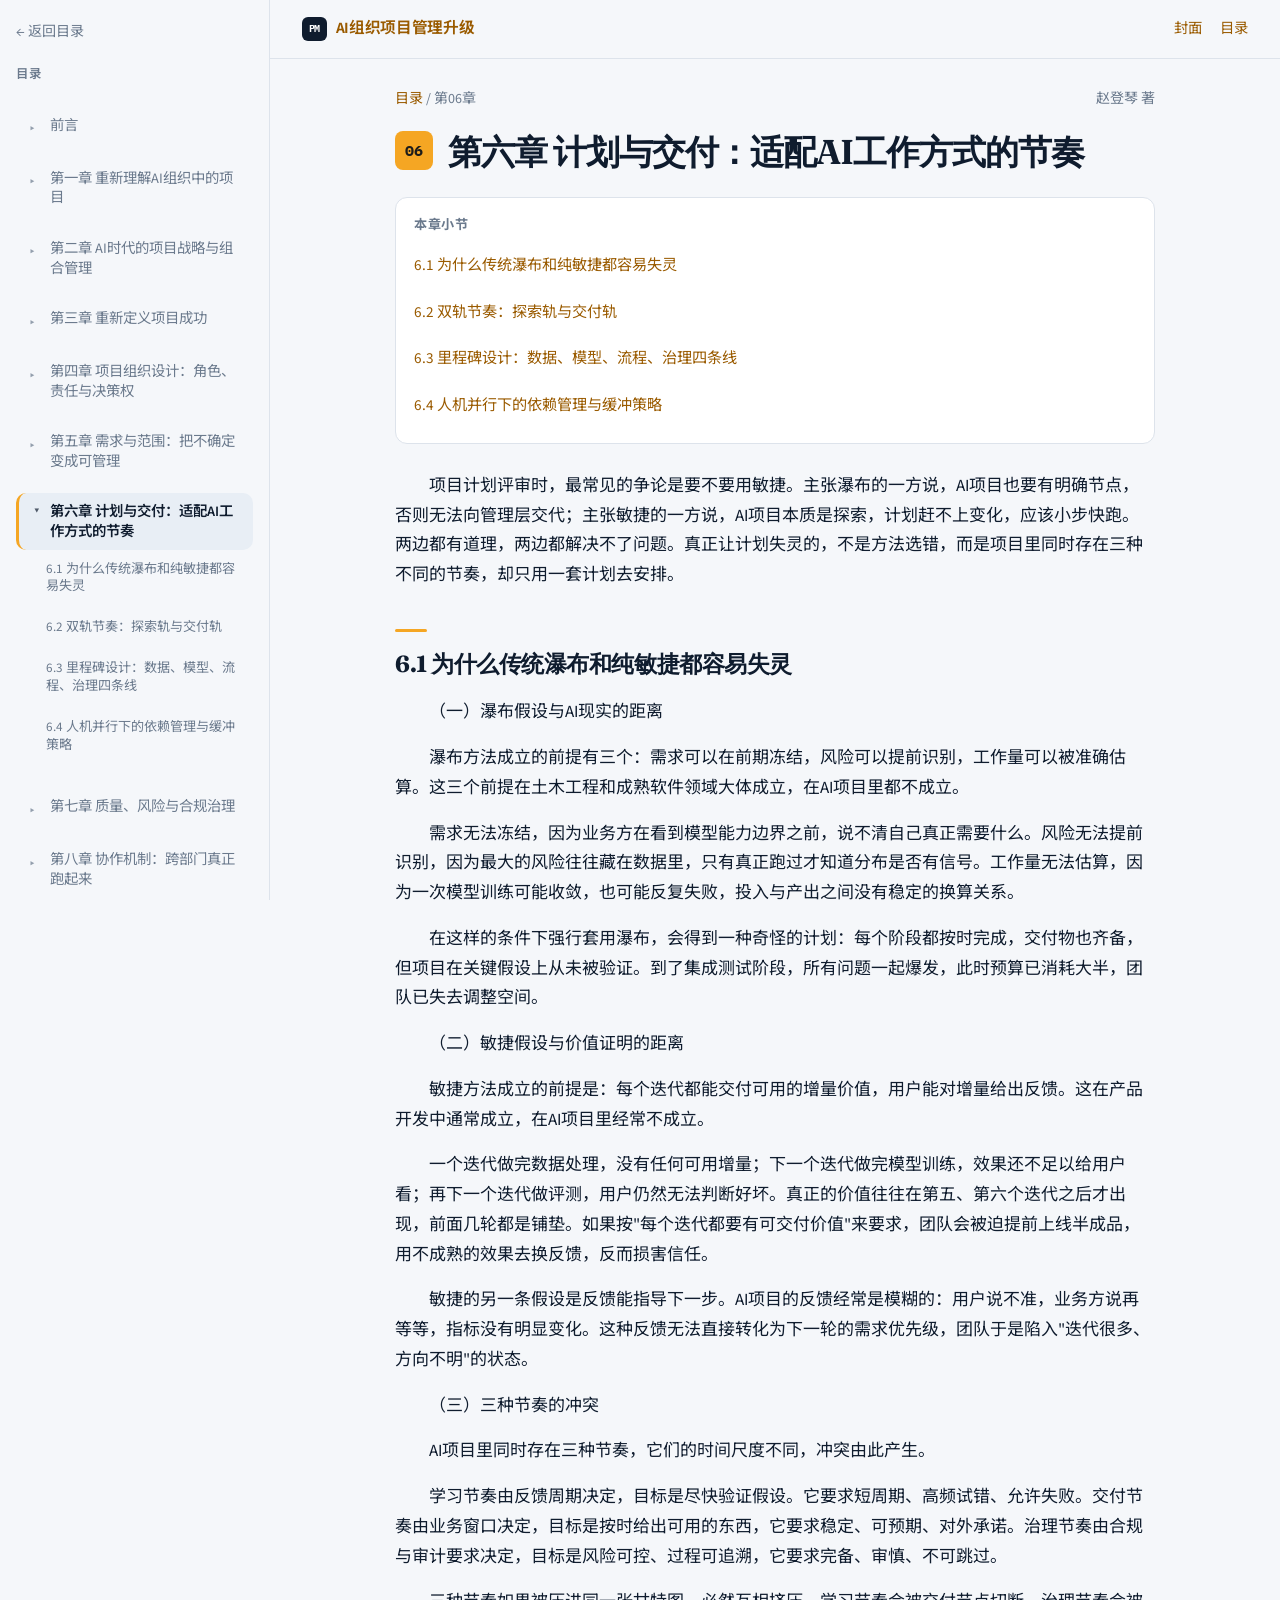
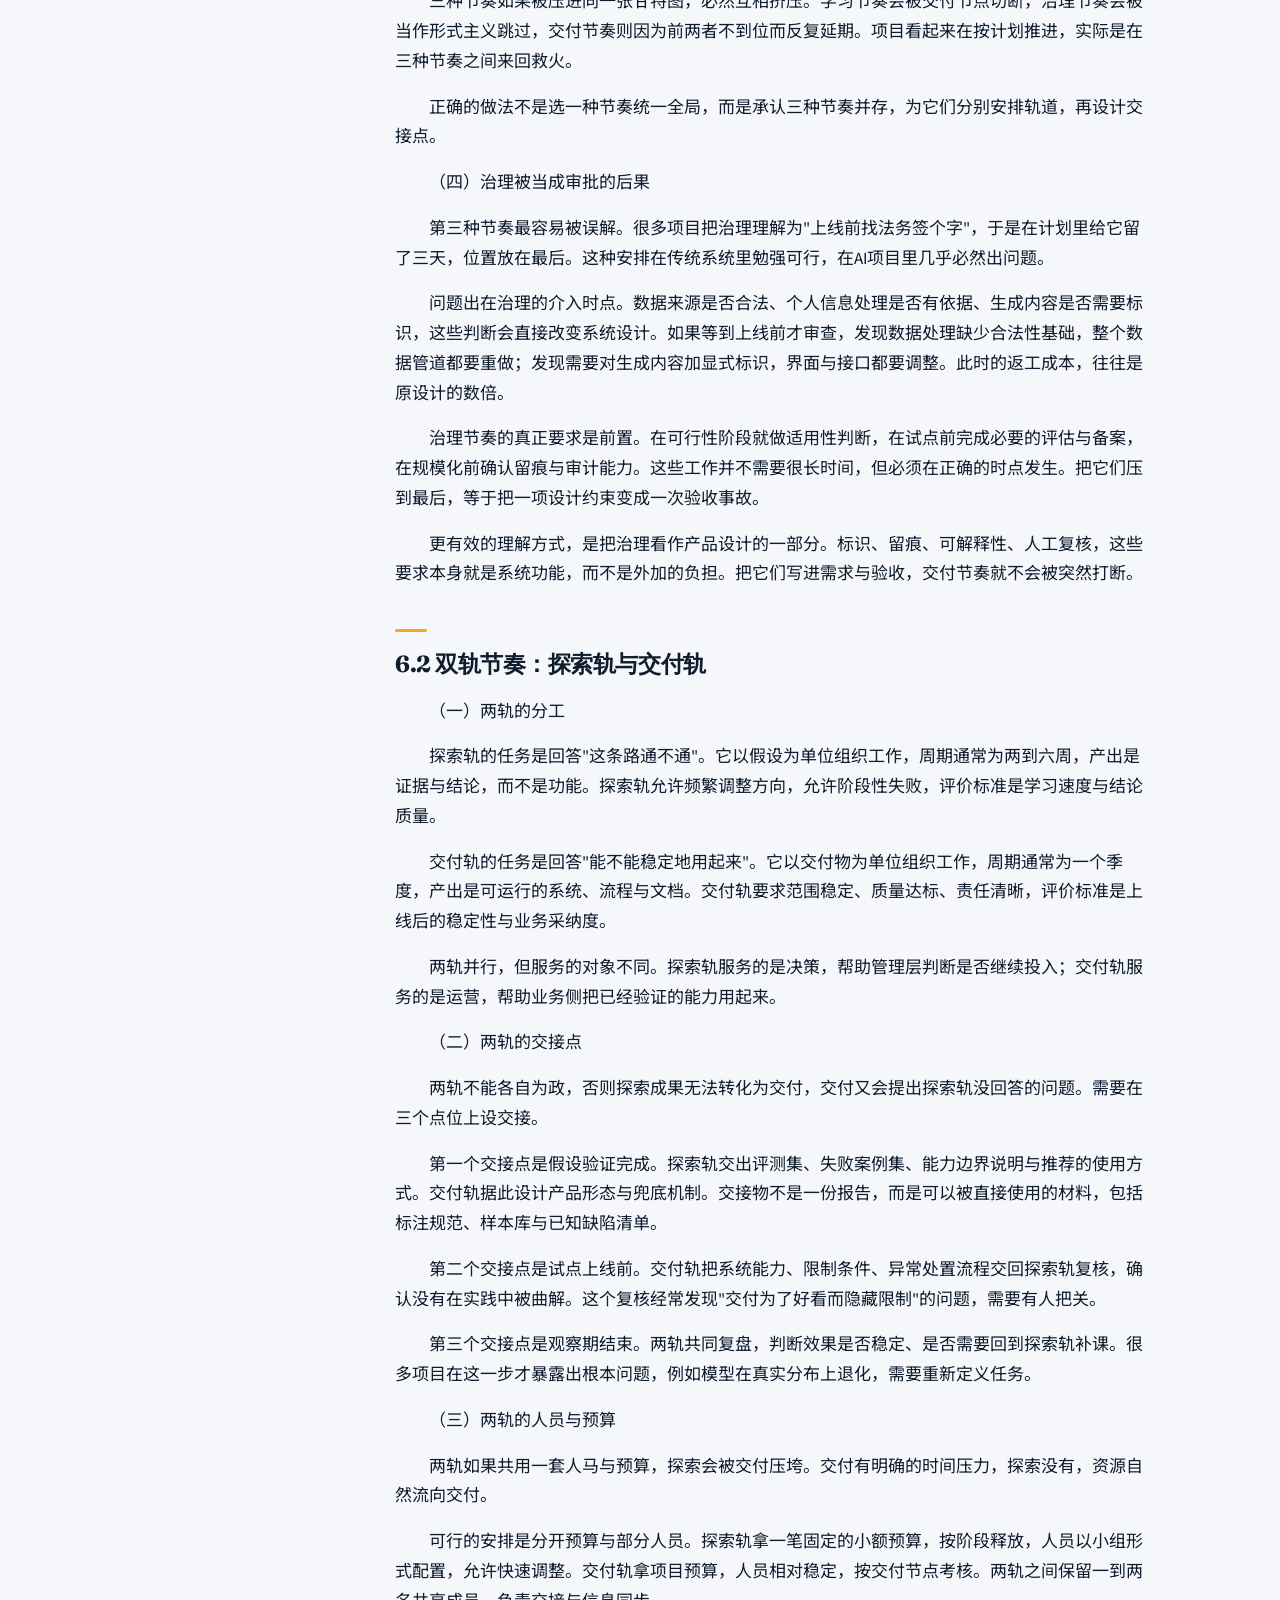
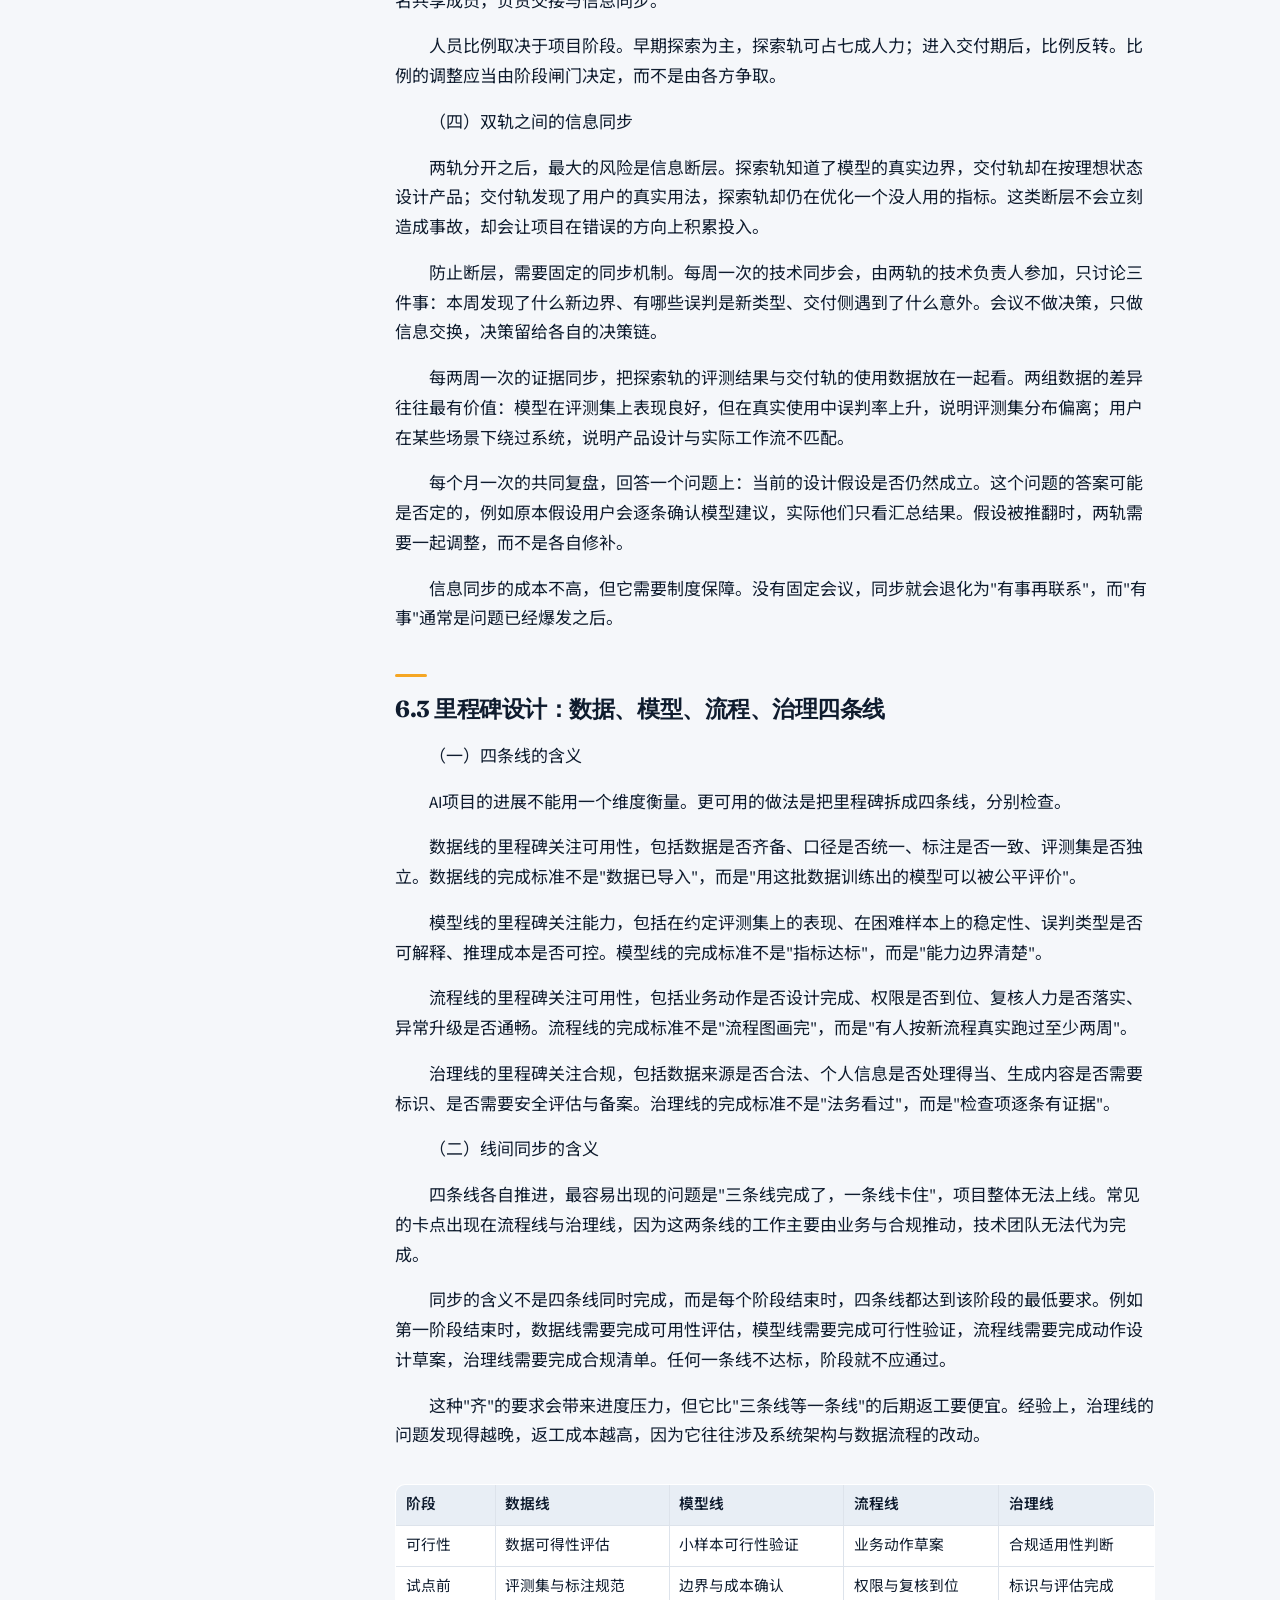
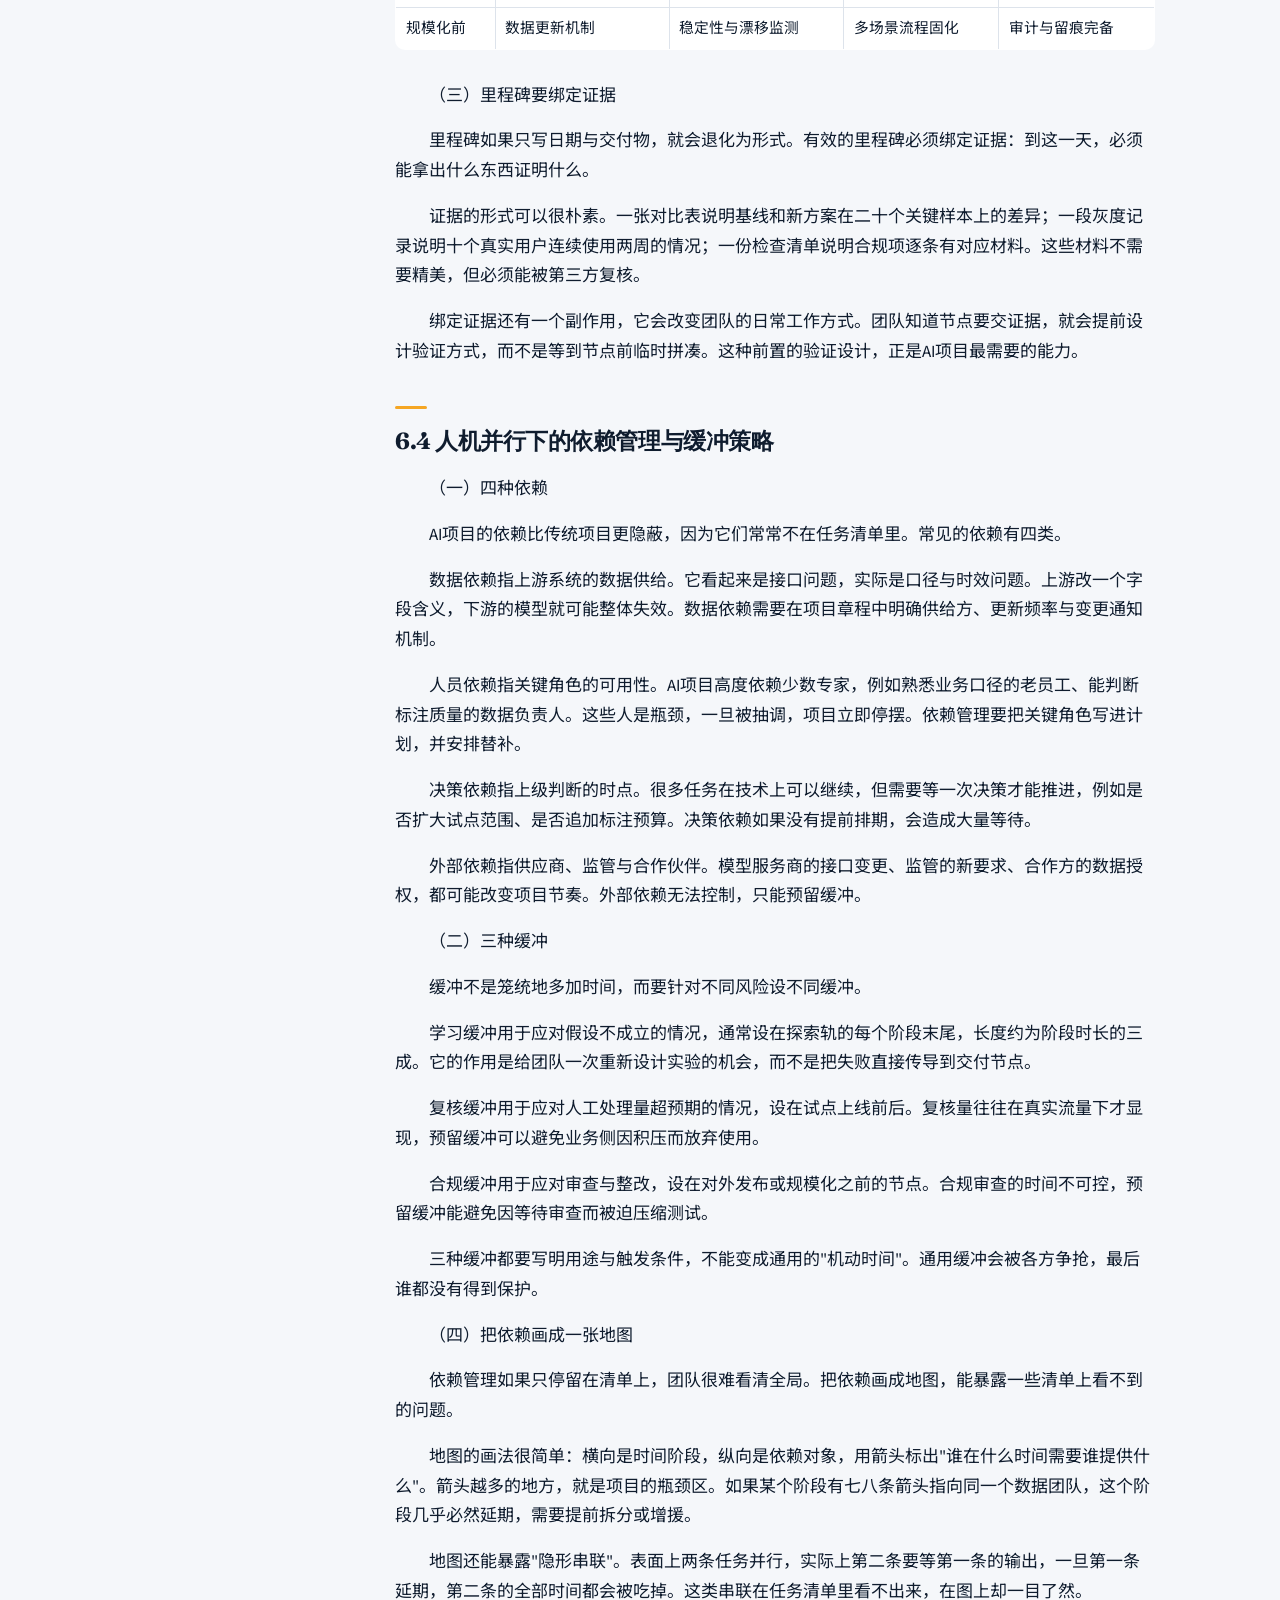
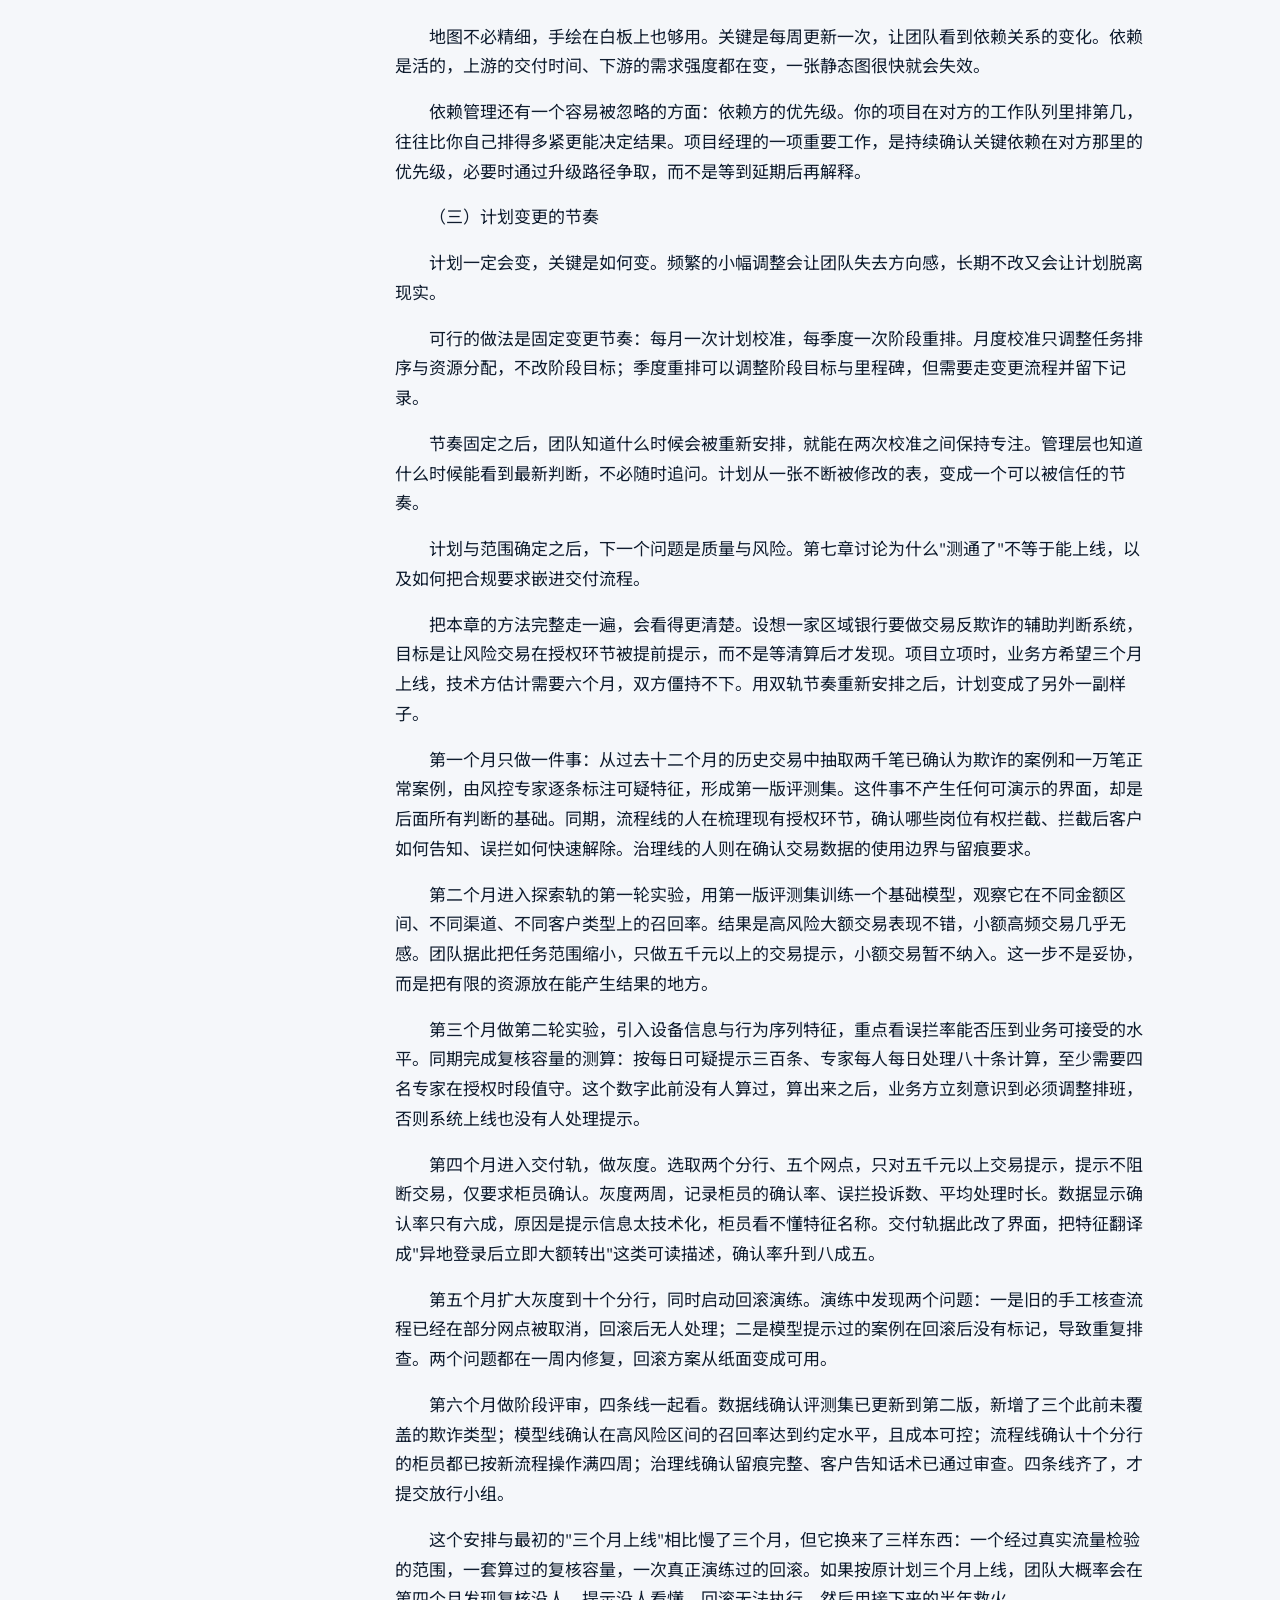
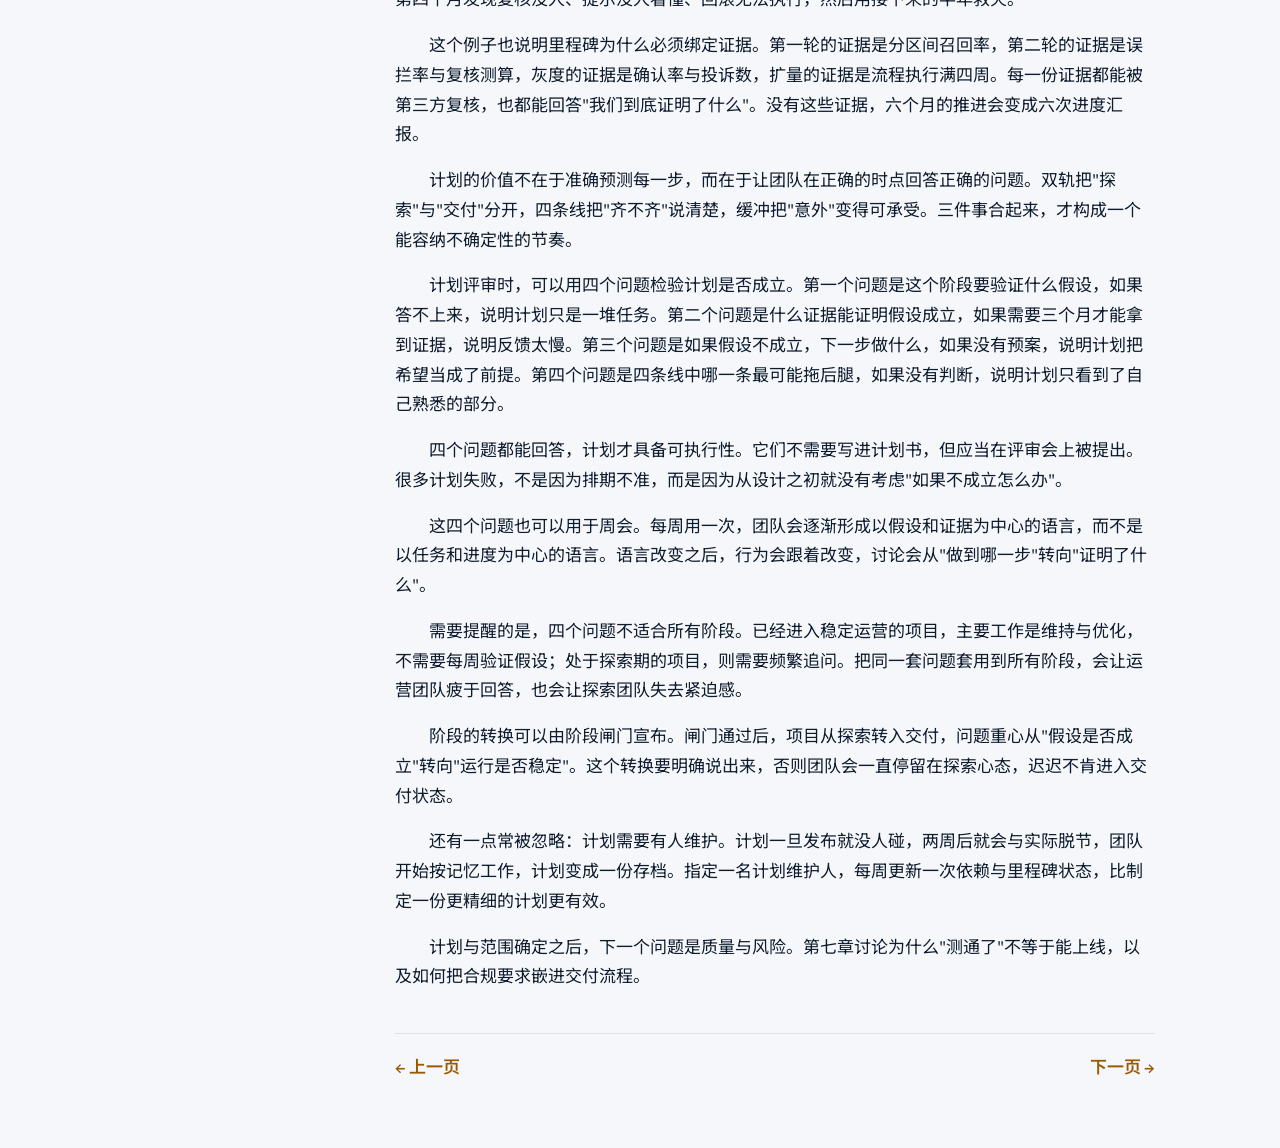
<file: ch06.html>
<!DOCTYPE html>
<html lang="zh-CN">
<head>
  <meta charset="UTF-8" />
  <meta name="viewport" content="width=device-width, initial-scale=1" />
  <title>第六章 计划与交付：适配AI工作方式的节奏 · AI组织项目管理升级</title>
  <link rel="preconnect" href="https://fonts.googleapis.com" />
  <link rel="preconnect" href="https://fonts.gstatic.com" crossorigin />
  <link href="https://fonts.googleapis.com/css2?family=Fraunces:opsz,wght@9..144,500;9..144,650&family=IBM+Plex+Mono:wght@400;500&family=Noto+Sans+SC:wght@400;500;700&family=Source+Sans+3:wght@400;600;700&display=swap" rel="stylesheet" />
  <link rel="stylesheet" href="styles.css" />
  <style>
:root {
  --ha-bg: #f5f7fa;
  --ha-sidebar: #f5f7fa;
  --ha-ink: #0f1c2e;
  --ha-muted: #6b7a8d;
  --ha-line: #dde3eb;
  --ha-active-bg: #e8eef5;
  --ha-accent: #f5a623;
  --ha-accent-ink: #1c1c1a;
}
body.hermes-book {
  background: var(--ha-bg) !important;
  color: var(--ha-ink);
  font-size: 17px;
  line-height: 1.75;
}
body.hermes-book a { color: #9a5b00; }
body.hermes-book a:hover { color: var(--ha-ink); }
.ha-shell {
  display: grid;
  grid-template-columns: 270px minmax(0, 1fr);
  min-height: 100vh;
}
.ha-sidebar {
  position: sticky;
  top: 0;
  align-self: start;
  height: 100vh;
  overflow-y: auto;
  padding: 1.25rem 1rem 1.5rem;
  border-right: 1px solid var(--ha-line);
  background: var(--ha-sidebar);
  display: flex;
  flex-direction: column;
  gap: 0.85rem;
}
.ha-back {
  display: inline-flex;
  align-items: center;
  gap: 0.35rem;
  color: var(--ha-muted) !important;
  text-decoration: none;
  font-size: 0.88rem;
}
.ha-back:hover { color: var(--ha-ink) !important; }
.ha-toc-label {
  font-size: 0.78rem;
  font-weight: 600;
  color: var(--ha-muted);
  letter-spacing: 0.06em;
  margin: 0.35rem 0 0.15rem;
}
.ha-chapters {
  list-style: none;
  margin: 0;
  padding: 0;
  display: flex;
  flex-direction: column;
  gap: 0.15rem;
}
.ha-chapters > li {
  border-radius: 10px;
}
.ha-chapters .chap-toggle {
  display: flex;
  align-items: flex-start;
  gap: 0.35rem;
  width: 100%;
  padding: 0.55rem 0.7rem;
  border: 0;
  border-radius: 10px;
  border-left: 3px solid transparent;
  background: transparent;
  color: var(--ha-muted);
  font: inherit;
  font-size: 0.9rem;
  line-height: 1.35;
  text-align: left;
  cursor: pointer;
}
.ha-chapters .chap-toggle:hover {
  background: rgba(15,28,46,0.04);
  color: var(--ha-ink);
}
.ha-chapters > li.open > .chap-toggle,
.ha-chapters > li.active > .chap-toggle {
  background: var(--ha-active-bg);
  color: var(--ha-ink);
  font-weight: 600;
  border-left-color: var(--ha-accent);
}
.ha-chapters .chap-caret {
  flex: 0 0 auto;
  width: 0.9rem;
  margin-top: 0.15rem;
  color: inherit;
  opacity: 0.7;
  transition: transform 0.15s ease;
}
.ha-chapters > li.open > .chap-toggle .chap-caret {
  transform: rotate(90deg);
}
.ha-chapters .chap-subs {
  list-style: none;
  margin: 0 0 0.35rem;
  padding: 0 0.4rem 0.25rem 1.35rem;
  display: none;
}
.ha-chapters > li.open > .chap-subs {
  display: grid;
  gap: 0.12rem;
}
.ha-chapters .chap-subs a {
  display: block;
  padding: 0.32rem 0.55rem;
  border-radius: 8px;
  text-decoration: none;
  color: var(--ha-muted);
  font-size: 0.82rem;
  line-height: 1.35;
}
.ha-chapters .chap-subs a:hover {
  background: rgba(15,28,46,0.04);
  color: var(--ha-ink);
}
.ha-chapters .chap-subs a.active {
  color: var(--ha-ink);
  font-weight: 600;
  background: rgba(31,111,235,0.08);
}
.ha-side-foot {
  margin-top: auto;
  padding-top: 1rem;
  border-top: 1px solid var(--ha-line);
  display: flex;
  flex-direction: column;
  gap: 0.55rem;
}
.ha-side-foot a {
  color: var(--ha-muted);
  text-decoration: none;
  font-size: 0.88rem;
}
.ha-side-foot a:hover { color: var(--ha-ink); }
.ha-main {
  min-width: 0;
  display: flex;
  flex-direction: column;
}
.ha-topbar {
  display: flex;
  align-items: center;
  justify-content: space-between;
  gap: 1rem;
  padding: 0.95rem 2rem;
  border-bottom: 1px solid var(--ha-line);
  background: rgba(245,247,250,0.92);
  backdrop-filter: blur(8px);
  position: sticky;
  top: 0;
  z-index: 5;
}
.ha-brand {
  display: inline-flex;
  align-items: center;
  gap: 0.55rem;
  text-decoration: none;
  color: var(--ha-ink);
  font-weight: 650;
  font-size: 0.98rem;
  letter-spacing: -0.02em;
}
.ha-brand-mark {
  width: 1.55rem;
  height: 1.55rem;
  border-radius: 6px;
  background: #0f1c2e;
  color: #fff;
  display: grid;
  place-items: center;
  font-size: 0.62rem;
  font-weight: 700;
  font-family: var(--font-mono);
}
.ha-top-links {
  display: flex;
  gap: 1.1rem;
  flex-wrap: wrap;
}
.ha-top-links a {
  color: var(--ha-muted);
  text-decoration: none;
  font-size: 0.9rem;
}
.ha-top-links a:hover { color: var(--ha-ink); }
.ha-article {
  width: min(760px, calc(100% - 3rem));
  margin: 0 auto;
  padding: 1.75rem 0 4rem;
}
.ha-meta {
  display: flex;
  justify-content: space-between;
  align-items: center;
  gap: 1rem;
  color: var(--ha-muted);
  font-size: 0.88rem;
  margin-bottom: 1.25rem;
}
.ha-meta a { color: inherit; text-decoration: none; }
.ha-meta a:hover { color: var(--ha-ink); }
.ha-chapter-head {
  display: flex;
  align-items: flex-start;
  gap: 0.9rem;
  margin-bottom: 1.5rem;
}
.ha-chapter-num {
  flex: 0 0 auto;
  min-width: 2.4rem;
  height: 2.4rem;
  padding: 0 0.55rem;
  border-radius: 8px;
  background: var(--ha-accent);
  color: var(--ha-accent-ink);
  display: grid;
  place-items: center;
  font-family: var(--font-mono);
  font-weight: 700;
  font-size: 0.95rem;
}
.ha-chapter-head h1 {
  margin: 0;
  font-size: clamp(1.55rem, 3vw, 2.15rem);
  border: none;
  padding: 0;
  letter-spacing: -0.03em;
}
.ha-section-list {
  list-style: none;
  margin: 0;
  padding: 0;
  display: flex;
  flex-direction: column;
  gap: 0.05rem;
}
.ha-section-list a {
  display: block;
  padding: 0.35rem 0.55rem;
  border-radius: 8px;
  text-decoration: none;
  color: var(--ha-muted);
  font-size: 0.82rem;
  line-height: 1.35;
}
.ha-section-list a:hover {
  background: rgba(15,28,46,0.04);
  color: var(--ha-ink);
}
.ha-content h2 {
  border-top: none;
  padding-top: 0.2rem;
  margin-top: 2.2rem;
}
.ha-content h2::before {
  content: "";
  display: block;
  width: 2rem;
  height: 3px;
  background: var(--ha-accent);
  margin-bottom: 0.75rem;
  border-radius: 2px;
}
.ha-content p { margin: 0 0 1rem; text-indent: 2em; }
.ha-sec-box {
  margin: 0 0 1.75rem;
  padding: 1rem 1.15rem 1.05rem;
  border-radius: 12px;
  background: #fff;
  border: 1px solid var(--ha-line);
}
.ha-sec-box .label {
  margin: 0 0 0.55rem;
  font-size: 0.82rem;
  font-weight: 700;
  color: var(--ha-muted);
  letter-spacing: 0.04em;
}
.ha-sec-box ul {
  list-style: none;
  margin: 0;
  padding: 0;
  display: grid;
  gap: 0.35rem;
}
.ha-sec-box a {
  text-decoration: none;
  color: var(--ha-ink);
  font-size: 0.95rem;
}
.ha-sec-box a:hover { color: #1554b5; }
.book-block {
  margin: 0 0 1rem;
  padding: 1rem 1.1rem 1.05rem;
  border-radius: 12px;
  background: #fff;
  border: 1px solid var(--ha-line);
}
.book-block h2 {
  margin: 0 0 0.55rem;
  font-size: 1.05rem;
  border: none;
  padding: 0;
  display: flex;
  gap: 0.65rem;
  align-items: baseline;
}
.book-block h2 a { text-decoration: none; color: var(--ha-ink); }
.book-block h2 .num {
  display: inline-grid;
  place-items: center;
  width: 1.85rem;
  height: 1.85rem;
  border-radius: 7px;
  background: var(--ha-accent);
  color: var(--ha-accent-ink);
  font-family: var(--font-mono);
  font-size: 0.82rem;
  font-weight: 700;
}
.book-block ul.secs {
  list-style: none;
  margin: 0;
  padding: 0;
  color: #3a4652;
  font-size: 0.92rem;
  display: grid;
  gap: 0.28rem;
}
.book-block ul.secs a { text-decoration: none; color: #3a4652; }
.book-block ul.secs a:hover { color: #1554b5; }
.figcap { color: var(--ha-muted); font-size: 0.9rem; text-align: center; margin: 0.25rem 0 1rem; }
.table-wrap { overflow-x: auto; margin: 1rem 0; }
.table-wrap table { width: 100%; border-collapse: collapse; font-size: 0.92rem; }
.table-wrap th, .table-wrap td { border: 1px solid var(--ha-line); padding: 0.45rem 0.6rem; text-align: left; vertical-align: top; }
.table-wrap th { background: #e8eef5; }
.figure img { max-width: 100%; height: auto; border-radius: 10px; border: 1px solid var(--ha-line); }
.ha-footer-nav {
  display: flex;
  justify-content: space-between;
  gap: 1rem;
  margin-top: 2.5rem;
  padding-top: 1.25rem;
  border-top: 1px solid var(--ha-line);
}
.ha-footer-nav a {
  text-decoration: none;
  color: var(--ha-ink);
  font-weight: 600;
}
.ha-index-list {
  list-style: none;
  margin: 0;
  padding: 0;
  display: flex;
  flex-direction: column;
  gap: 0.45rem;
}
.ha-index-list a {
  display: grid;
  grid-template-columns: 2.6rem 1fr;
  gap: 0.85rem;
  align-items: center;
  padding: 0.95rem 1rem;
  border-radius: 12px;
  text-decoration: none;
  color: var(--ha-ink);
  background: #fff;
  border: 1px solid var(--ha-line);
}
.ha-index-list a:hover { border-color: #c5d0de; background: #f8fafc; }
.ha-index-list .num {
  width: 2.4rem;
  height: 2.4rem;
  border-radius: 8px;
  background: var(--ha-accent);
  color: var(--ha-accent-ink);
  display: grid;
  place-items: center;
  font-family: var(--font-mono);
  font-weight: 700;
}
.ha-author {
  margin: 0 0 1.5rem;
  padding: 1.1rem 1.2rem;
  border-radius: 12px;
  background: #fff;
  border: 1px solid var(--ha-line);
}
.ha-author h2 {
  margin: 0 0 0.45rem;
  font-size: 1.05rem;
  border: none;
  padding: 0;
}
.ha-author p { margin: 0; color: #3a4652; font-size: 0.98rem; }
.ha-cover-thumb {
  display: inline-block;
  line-height: 0;
  border-radius: 8px;
  overflow: hidden;
  border: 1px solid var(--ha-line);
  margin: 0 0 1.25rem;
}
.ha-cover-thumb img {
  width: min(240px, 100%);
  height: auto;
  display: block;
}
@media (max-width: 920px) {
  .ha-shell { grid-template-columns: 1fr; }
  .ha-sidebar {
    position: static;
    height: auto;
    max-height: none;
    border-right: none;
    border-bottom: 1px solid var(--ha-line);
  }
  .ha-article { width: min(760px, calc(100% - 2rem)); }
  .ha-topbar { padding: 0.85rem 1rem; }
}
</style>
</head>
<body class="hermes-book">
  <div class="ha-shell">
    <aside class="ha-sidebar" aria-label="目录">
      <a class="ha-back" href="index.html">← 返回目录</a>
      <div class="ha-toc-label">目录</div>
      <ul class="ha-chapters">
        <li data-chap="ch00.html"><button type="button" class="chap-toggle" aria-expanded="false"><span class="chap-caret" aria-hidden="true">▸</span><span>前言</span></button><ul class="chap-subs"><li><a href="ch00.html#0-1-这本书想解决什么问题">0.1 这本书想解决什么问题</a></li><li><a href="ch00.html#0-2-写给谁看">0.2 写给谁看</a></li><li><a href="ch00.html#0-3-三个基本判断">0.3 三个基本判断</a></li><li><a href="ch00.html#0-4-全书结构">0.4 全书结构</a></li><li><a href="ch00.html#0-5-关于案例与数据的说明">0.5 关于案例与数据的说明</a></li><li><a href="ch00.html#0-6-一个提醒">0.6 一个提醒</a></li></ul></li><li data-chap="ch01.html"><button type="button" class="chap-toggle" aria-expanded="false"><span class="chap-caret" aria-hidden="true">▸</span><span>第一章 重新理解AI组织中的项目</span></button><ul class="chap-subs"><li><a href="ch01.html#1-1-从数字化项目到AI原生项目">1.1 从数字化项目到AI原生项目</a></li><li><a href="ch01.html#1-2-项目失败的常见归因为何失效">1.2 项目失败的常见归因为何失效</a></li><li><a href="ch01.html#1-3-人机协同如何改写交付单元">1.3 人机协同如何改写交付单元</a></li><li><a href="ch01.html#1-4-本书框架与使用方法">1.4 本书框架与使用方法</a></li></ul></li><li data-chap="ch02.html"><button type="button" class="chap-toggle" aria-expanded="false"><span class="chap-caret" aria-hidden="true">▸</span><span>第二章 AI时代的项目战略与组合管理</span></button><ul class="chap-subs"><li><a href="ch02.html#2-1-从项目清单到能力与价值组合">2.1 从项目清单到能力与价值组合</a></li><li><a href="ch02.html#2-2-什么样的事值得做成项目">2.2 什么样的事值得做成项目</a></li><li><a href="ch02.html#2-3-AI投入的优先级与止损机制">2.3 AI投入的优先级与止损机制</a></li><li><a href="ch02.html#2-4-组合看板-战略对齐与资源再平衡">2.4 组合看板：战略对齐与资源再平衡</a></li></ul></li><li data-chap="ch03.html"><button type="button" class="chap-toggle" aria-expanded="false"><span class="chap-caret" aria-hidden="true">▸</span><span>第三章 重新定义项目成功</span></button><ul class="chap-subs"><li><a href="ch03.html#3-1-从按期上线到可验证的业务结果">3.1 从按期上线到可验证的业务结果</a></li><li><a href="ch03.html#3-2-过程指标-结果指标与学习指标">3.2 过程指标、结果指标与学习指标</a></li><li><a href="ch03.html#3-3-AI项目的验收口径怎么定">3.3 AI项目的验收口径怎么定</a></li><li><a href="ch03.html#3-4-失败-试点与规模化的判定标准">3.4 失败、试点与规模化的判定标准</a></li></ul></li><li data-chap="ch04.html"><button type="button" class="chap-toggle" aria-expanded="false"><span class="chap-caret" aria-hidden="true">▸</span><span>第四章 项目组织设计：角色、责任与决策权</span></button><ul class="chap-subs"><li><a href="ch04.html#4-1-产品-业务-数据-算法-工程如何编队">4.1 产品、业务、数据、算法、工程如何编队</a></li><li><a href="ch04.html#4-2-人机分工与关键决策分级">4.2 人机分工与关键决策分级</a></li><li><a href="ch04.html#4-3-项目经理的新定位-从进度官到协同设计师">4.3 项目经理的新定位：从进度官到协同设计师</a></li><li><a href="ch04.html#4-4-责任域-升级路径与决策台账">4.4 责任域、升级路径与决策台账</a></li></ul></li><li data-chap="ch05.html"><button type="button" class="chap-toggle" aria-expanded="false"><span class="chap-caret" aria-hidden="true">▸</span><span>第五章 需求与范围：把不确定变成可管理</span></button><ul class="chap-subs"><li><a href="ch05.html#5-1-AI需求为什么总是-看起来清楚-做起来漂移">5.1 AI需求为什么总是"看起来清楚、做起来漂移"</a></li><li><a href="ch05.html#5-2-问题定义-约束边界与不可自动化清单">5.2 问题定义、约束边界与不可自动化清单</a></li><li><a href="ch05.html#5-3-范围分层-MVP-增强版与禁区">5.3 范围分层：MVP、增强版与禁区</a></li><li><a href="ch05.html#5-4-变更控制-允许探索-但不允许无底线膨胀">5.4 变更控制：允许探索，但不允许无底线膨胀</a></li></ul></li><li class="open active" data-chap="ch06.html"><button type="button" class="chap-toggle" aria-expanded="true"><span class="chap-caret" aria-hidden="true">▸</span><span>第六章 计划与交付：适配AI工作方式的节奏</span></button><ul class="chap-subs"><li><a href="ch06.html#6-1-为什么传统瀑布和纯敏捷都容易失灵">6.1 为什么传统瀑布和纯敏捷都容易失灵</a></li><li><a href="ch06.html#6-2-双轨节奏-探索轨与交付轨">6.2 双轨节奏：探索轨与交付轨</a></li><li><a href="ch06.html#6-3-里程碑设计-数据-模型-流程-治理四条线">6.3 里程碑设计：数据、模型、流程、治理四条线</a></li><li><a href="ch06.html#6-4-人机并行下的依赖管理与缓冲策略">6.4 人机并行下的依赖管理与缓冲策略</a></li></ul></li><li data-chap="ch07.html"><button type="button" class="chap-toggle" aria-expanded="false"><span class="chap-caret" aria-hidden="true">▸</span><span>第七章 质量、风险与合规治理</span></button><ul class="chap-subs"><li><a href="ch07.html#7-1-AI项目的质量不只是-测通了">7.1 AI项目的质量不只是"测通了"</a></li><li><a href="ch07.html#7-2-模型风险-数据风险-流程风险与责任风险">7.2 模型风险、数据风险、流程风险与责任风险</a></li><li><a href="ch07.html#7-3-验证机制-抽样-回测-人工复核与回滚">7.3 验证机制：抽样、回测、人工复核与回滚</a></li><li><a href="ch07.html#7-4-隐私-安全-伦理与审计如何嵌入交付">7.4 隐私、安全、伦理与审计如何嵌入交付</a></li></ul></li><li data-chap="ch08.html"><button type="button" class="chap-toggle" aria-expanded="false"><span class="chap-caret" aria-hidden="true">▸</span><span>第八章 协作机制：跨部门真正跑起来</span></button><ul class="chap-subs"><li><a href="ch08.html#8-1-AI项目协作失败的组织根因">8.1 AI项目协作失败的组织根因</a></li><li><a href="ch08.html#8-2-协同界面-输入-审核-例外-交接">8.2 协同界面：输入、审核、例外、交接</a></li><li><a href="ch08.html#8-3-会议-文档-智能体与知识沉淀怎么配">8.3 会议、文档、智能体与知识沉淀怎么配</a></li><li><a href="ch08.html#8-4-冲突处理-业务目标-技术可行与合规底线">8.4 冲突处理：业务目标、技术可行与合规底线</a></li></ul></li><li data-chap="ch09.html"><button type="button" class="chap-toggle" aria-expanded="false"><span class="chap-caret" aria-hidden="true">▸</span><span>第九章 人效与激励：让团队愿意用AI交付</span></button><ul class="chap-subs"><li><a href="ch09.html#9-1-从工时核算到判断密度与交付质量">9.1 从工时核算到判断密度与交付质量</a></li><li><a href="ch09.html#9-2-AI贡献如何进入项目评价">9.2 AI贡献如何进入项目评价</a></li><li><a href="ch09.html#9-3-项目经理-专家与执行角色的差异化激励">9.3 项目经理、专家与执行角色的差异化激励</a></li><li><a href="ch09.html#9-4-能力建设-项目团队的AI素养与带教机制">9.4 能力建设：项目团队的AI素养与带教机制</a></li></ul></li><li data-chap="ch10.html"><button type="button" class="chap-toggle" aria-expanded="false"><span class="chap-caret" aria-hidden="true">▸</span><span>第十章 落地路径：从试点到规模化升级</span></button><ul class="chap-subs"><li><a href="ch10.html#10-1-成熟度评估与改造切入点选择">10.1 成熟度评估与改造切入点选择</a></li><li><a href="ch10.html#10-2-90天升级计划与一年演进路线">10.2 90天升级计划与一年演进路线</a></li><li><a href="ch10.html#10-3-可复用的项目操作系统">10.3 可复用的项目操作系统</a></li><li><a href="ch10.html#10-4-典型场景案例与避坑清单">10.4 典型场景案例与避坑清单</a></li></ul></li><li data-chap="appendix.html"><button type="button" class="chap-toggle" aria-expanded="false"><span class="chap-caret" aria-hidden="true">▸</span><span>附录</span></button><ul class="chap-subs"><li><a href="appendix.html#A-1-AI项目管理工具箱">A.1 AI项目管理工具箱</a></li><li><a href="appendix.html#A-2-角色职责-决策分级与验收模板">A.2 角色职责、决策分级与验收模板</a></li><li><a href="appendix.html#A-3-自检清单与复盘表">A.3 自检清单与复盘表</a></li><li><a href="appendix.html#A-4-使用说明与常见误用">A.4 使用说明与常见误用</a></li></ul></li>
      </ul>
      <div class="ha-side-foot">
        <a href="cover.html">封面</a>
        <a href="index.html">目录</a>
      </div>
    </aside>
    <div class="ha-main">
      <header class="ha-topbar">
        <a class="ha-brand" href="index.html">
          <span class="ha-brand-mark">PM</span>
          AI组织项目管理升级
        </a>
        <div class="ha-top-links">
          <a href="cover.html">封面</a>
          <a href="index.html">目录</a>
        </div>
      </header>
      <article class="ha-article">
        <div class="ha-meta">
          <div><a href="index.html">目录</a> / 第06章</div>
          <div>赵登琴 著</div>
        </div>
        <div class="ha-chapter-head">
          <div class="ha-chapter-num">06</div>
          <h1>第六章 计划与交付：适配AI工作方式的节奏</h1>
        </div>
        <nav class="ha-sec-box" aria-label="本章小节">
          <div class="label">本章小节</div>
          <ul>
<li><a href="#6-1-为什么传统瀑布和纯敏捷都容易失灵">6.1 为什么传统瀑布和纯敏捷都容易失灵</a></li><li><a href="#6-2-双轨节奏-探索轨与交付轨">6.2 双轨节奏：探索轨与交付轨</a></li><li><a href="#6-3-里程碑设计-数据-模型-流程-治理四条线">6.3 里程碑设计：数据、模型、流程、治理四条线</a></li><li><a href="#6-4-人机并行下的依赖管理与缓冲策略">6.4 人机并行下的依赖管理与缓冲策略</a></li>
          </ul>
        </nav>
        <div class="ha-content">
<p>项目计划评审时，最常见的争论是要不要用敏捷。主张瀑布的一方说，AI项目也要有明确节点，否则无法向管理层交代；主张敏捷的一方说，AI项目本质是探索，计划赶不上变化，应该小步快跑。两边都有道理，两边都解决不了问题。真正让计划失灵的，不是方法选错，而是项目里同时存在三种不同的节奏，却只用一套计划去安排。</p>
<h2 id="6-1-为什么传统瀑布和纯敏捷都容易失灵">6.1 为什么传统瀑布和纯敏捷都容易失灵</h2>
<p>（一）瀑布假设与AI现实的距离</p>
<p>瀑布方法成立的前提有三个：需求可以在前期冻结，风险可以提前识别，工作量可以被准确估算。这三个前提在土木工程和成熟软件领域大体成立，在AI项目里都不成立。</p>
<p>需求无法冻结，因为业务方在看到模型能力边界之前，说不清自己真正需要什么。风险无法提前识别，因为最大的风险往往藏在数据里，只有真正跑过才知道分布是否有信号。工作量无法估算，因为一次模型训练可能收敛，也可能反复失败，投入与产出之间没有稳定的换算关系。</p>
<p>在这样的条件下强行套用瀑布，会得到一种奇怪的计划：每个阶段都按时完成，交付物也齐备，但项目在关键假设上从未被验证。到了集成测试阶段，所有问题一起爆发，此时预算已消耗大半，团队已失去调整空间。</p>
<p>（二）敏捷假设与价值证明的距离</p>
<p>敏捷方法成立的前提是：每个迭代都能交付可用的增量价值，用户能对增量给出反馈。这在产品开发中通常成立，在AI项目里经常不成立。</p>
<p>一个迭代做完数据处理，没有任何可用增量；下一个迭代做完模型训练，效果还不足以给用户看；再下一个迭代做评测，用户仍然无法判断好坏。真正的价值往往在第五、第六个迭代之后才出现，前面几轮都是铺垫。如果按"每个迭代都要有可交付价值"来要求，团队会被迫提前上线半成品，用不成熟的效果去换反馈，反而损害信任。</p>
<p>敏捷的另一条假设是反馈能指导下一步。AI项目的反馈经常是模糊的：用户说不准，业务方说再等等，指标没有明显变化。这种反馈无法直接转化为下一轮的需求优先级，团队于是陷入"迭代很多、方向不明"的状态。</p>
<p>（三）三种节奏的冲突</p>
<p>AI项目里同时存在三种节奏，它们的时间尺度不同，冲突由此产生。</p>
<p>学习节奏由反馈周期决定，目标是尽快验证假设。它要求短周期、高频试错、允许失败。交付节奏由业务窗口决定，目标是按时给出可用的东西，它要求稳定、可预期、对外承诺。治理节奏由合规与审计要求决定，目标是风险可控、过程可追溯，它要求完备、审慎、不可跳过。</p>
<p>三种节奏如果被压进同一张甘特图，必然互相挤压。学习节奏会被交付节点切断，治理节奏会被当作形式主义跳过，交付节奏则因为前两者不到位而反复延期。项目看起来在按计划推进，实际是在三种节奏之间来回救火。</p>
<p>正确的做法不是选一种节奏统一全局，而是承认三种节奏并存，为它们分别安排轨道，再设计交接点。</p>
<p>（四）治理被当成审批的后果</p>
<p>第三种节奏最容易被误解。很多项目把治理理解为"上线前找法务签个字"，于是在计划里给它留了三天，位置放在最后。这种安排在传统系统里勉强可行，在AI项目里几乎必然出问题。</p>
<p>问题出在治理的介入时点。数据来源是否合法、个人信息处理是否有依据、生成内容是否需要标识，这些判断会直接改变系统设计。如果等到上线前才审查，发现数据处理缺少合法性基础，整个数据管道都要重做；发现需要对生成内容加显式标识，界面与接口都要调整。此时的返工成本，往往是原设计的数倍。</p>
<p>治理节奏的真正要求是前置。在可行性阶段就做适用性判断，在试点前完成必要的评估与备案，在规模化前确认留痕与审计能力。这些工作并不需要很长时间，但必须在正确的时点发生。把它们压到最后，等于把一项设计约束变成一次验收事故。</p>
<p>更有效的理解方式，是把治理看作产品设计的一部分。标识、留痕、可解释性、人工复核，这些要求本身就是系统功能，而不是外加的负担。把它们写进需求与验收，交付节奏就不会被突然打断。</p>
<h2 id="6-2-双轨节奏-探索轨与交付轨">6.2 双轨节奏：探索轨与交付轨</h2>
<p>（一）两轨的分工</p>
<p>探索轨的任务是回答"这条路通不通"。它以假设为单位组织工作，周期通常为两到六周，产出是证据与结论，而不是功能。探索轨允许频繁调整方向，允许阶段性失败，评价标准是学习速度与结论质量。</p>
<p>交付轨的任务是回答"能不能稳定地用起来"。它以交付物为单位组织工作，周期通常为一个季度，产出是可运行的系统、流程与文档。交付轨要求范围稳定、质量达标、责任清晰，评价标准是上线后的稳定性与业务采纳度。</p>
<p>两轨并行，但服务的对象不同。探索轨服务的是决策，帮助管理层判断是否继续投入；交付轨服务的是运营，帮助业务侧把已经验证的能力用起来。</p>
<p>（二）两轨的交接点</p>
<p>两轨不能各自为政，否则探索成果无法转化为交付，交付又会提出探索轨没回答的问题。需要在三个点位上设交接。</p>
<p>第一个交接点是假设验证完成。探索轨交出评测集、失败案例集、能力边界说明与推荐的使用方式。交付轨据此设计产品形态与兜底机制。交接物不是一份报告，而是可以被直接使用的材料，包括标注规范、样本库与已知缺陷清单。</p>
<p>第二个交接点是试点上线前。交付轨把系统能力、限制条件、异常处置流程交回探索轨复核，确认没有在实践中被曲解。这个复核经常发现"交付为了好看而隐藏限制"的问题，需要有人把关。</p>
<p>第三个交接点是观察期结束。两轨共同复盘，判断效果是否稳定、是否需要回到探索轨补课。很多项目在这一步才暴露出根本问题，例如模型在真实分布上退化，需要重新定义任务。</p>
<p>（三）两轨的人员与预算</p>
<p>两轨如果共用一套人马与预算，探索会被交付压垮。交付有明确的时间压力，探索没有，资源自然流向交付。</p>
<p>可行的安排是分开预算与部分人员。探索轨拿一笔固定的小额预算，按阶段释放，人员以小组形式配置，允许快速调整。交付轨拿项目预算，人员相对稳定，按交付节点考核。两轨之间保留一到两名共享成员，负责交接与信息同步。</p>
<p>人员比例取决于项目阶段。早期探索为主，探索轨可占七成人力；进入交付期后，比例反转。比例的调整应当由阶段闸门决定，而不是由各方争取。</p>
<p>（四）双轨之间的信息同步</p>
<p>两轨分开之后，最大的风险是信息断层。探索轨知道了模型的真实边界，交付轨却在按理想状态设计产品；交付轨发现了用户的真实用法，探索轨却仍在优化一个没人用的指标。这类断层不会立刻造成事故，却会让项目在错误的方向上积累投入。</p>
<p>防止断层，需要固定的同步机制。每周一次的技术同步会，由两轨的技术负责人参加，只讨论三件事：本周发现了什么新边界、有哪些误判是新类型、交付侧遇到了什么意外。会议不做决策，只做信息交换，决策留给各自的决策链。</p>
<p>每两周一次的证据同步，把探索轨的评测结果与交付轨的使用数据放在一起看。两组数据的差异往往最有价值：模型在评测集上表现良好，但在真实使用中误判率上升，说明评测集分布偏离；用户在某些场景下绕过系统，说明产品设计与实际工作流不匹配。</p>
<p>每个月一次的共同复盘，回答一个问题上：当前的设计假设是否仍然成立。这个问题的答案可能是否定的，例如原本假设用户会逐条确认模型建议，实际他们只看汇总结果。假设被推翻时，两轨需要一起调整，而不是各自修补。</p>
<p>信息同步的成本不高，但它需要制度保障。没有固定会议，同步就会退化为"有事再联系"，而"有事"通常是问题已经爆发之后。</p>
<h2 id="6-3-里程碑设计-数据-模型-流程-治理四条线">6.3 里程碑设计：数据、模型、流程、治理四条线</h2>
<p>（一）四条线的含义</p>
<p>AI项目的进展不能用一个维度衡量。更可用的做法是把里程碑拆成四条线，分别检查。</p>
<p>数据线的里程碑关注可用性，包括数据是否齐备、口径是否统一、标注是否一致、评测集是否独立。数据线的完成标准不是"数据已导入"，而是"用这批数据训练出的模型可以被公平评价"。</p>
<p>模型线的里程碑关注能力，包括在约定评测集上的表现、在困难样本上的稳定性、误判类型是否可解释、推理成本是否可控。模型线的完成标准不是"指标达标"，而是"能力边界清楚"。</p>
<p>流程线的里程碑关注可用性，包括业务动作是否设计完成、权限是否到位、复核人力是否落实、异常升级是否通畅。流程线的完成标准不是"流程图画完"，而是"有人按新流程真实跑过至少两周"。</p>
<p>治理线的里程碑关注合规，包括数据来源是否合法、个人信息是否处理得当、生成内容是否需要标识、是否需要安全评估与备案。治理线的完成标准不是"法务看过"，而是"检查项逐条有证据"。</p>
<p>（二）线间同步的含义</p>
<p>四条线各自推进，最容易出现的问题是"三条线完成了，一条线卡住"，项目整体无法上线。常见的卡点出现在流程线与治理线，因为这两条线的工作主要由业务与合规推动，技术团队无法代为完成。</p>
<p>同步的含义不是四条线同时完成，而是每个阶段结束时，四条线都达到该阶段的最低要求。例如第一阶段结束时，数据线需要完成可用性评估，模型线需要完成可行性验证，流程线需要完成动作设计草案，治理线需要完成合规清单。任何一条线不达标，阶段就不应通过。</p>
<p>这种"齐"的要求会带来进度压力，但它比"三条线等一条线"的后期返工要便宜。经验上，治理线的问题发现得越晚，返工成本越高，因为它往往涉及系统架构与数据流程的改动。</p>
<div class="table-wrap"><table>
<tr><th>阶段</th><th>数据线</th><th>模型线</th><th>流程线</th><th>治理线</th></tr>
<tr><td>可行性</td><td>数据可得性评估</td><td>小样本可行性验证</td><td>业务动作草案</td><td>合规适用性判断</td></tr>
<tr><td>试点前</td><td>评测集与标注规范</td><td>边界与成本确认</td><td>权限与复核到位</td><td>标识与评估完成</td></tr>
<tr><td>规模化前</td><td>数据更新机制</td><td>稳定性与漂移监测</td><td>多场景流程固化</td><td>审计与留痕完备</td></tr>
</table></div>
<p>（三）里程碑要绑定证据</p>
<p>里程碑如果只写日期与交付物，就会退化为形式。有效的里程碑必须绑定证据：到这一天，必须能拿出什么东西证明什么。</p>
<p>证据的形式可以很朴素。一张对比表说明基线和新方案在二十个关键样本上的差异；一段灰度记录说明十个真实用户连续使用两周的情况；一份检查清单说明合规项逐条有对应材料。这些材料不需要精美，但必须能被第三方复核。</p>
<p>绑定证据还有一个副作用，它会改变团队的日常工作方式。团队知道节点要交证据，就会提前设计验证方式，而不是等到节点前临时拼凑。这种前置的验证设计，正是AI项目最需要的能力。</p>
<h2 id="6-4-人机并行下的依赖管理与缓冲策略">6.4 人机并行下的依赖管理与缓冲策略</h2>
<p>（一）四种依赖</p>
<p>AI项目的依赖比传统项目更隐蔽，因为它们常常不在任务清单里。常见的依赖有四类。</p>
<p>数据依赖指上游系统的数据供给。它看起来是接口问题，实际是口径与时效问题。上游改一个字段含义，下游的模型就可能整体失效。数据依赖需要在项目章程中明确供给方、更新频率与变更通知机制。</p>
<p>人员依赖指关键角色的可用性。AI项目高度依赖少数专家，例如熟悉业务口径的老员工、能判断标注质量的数据负责人。这些人是瓶颈，一旦被抽调，项目立即停摆。依赖管理要把关键角色写进计划，并安排替补。</p>
<p>决策依赖指上级判断的时点。很多任务在技术上可以继续，但需要等一次决策才能推进，例如是否扩大试点范围、是否追加标注预算。决策依赖如果没有提前排期，会造成大量等待。</p>
<p>外部依赖指供应商、监管与合作伙伴。模型服务商的接口变更、监管的新要求、合作方的数据授权，都可能改变项目节奏。外部依赖无法控制，只能预留缓冲。</p>
<p>（二）三种缓冲</p>
<p>缓冲不是笼统地多加时间，而要针对不同风险设不同缓冲。</p>
<p>学习缓冲用于应对假设不成立的情况，通常设在探索轨的每个阶段末尾，长度约为阶段时长的三成。它的作用是给团队一次重新设计实验的机会，而不是把失败直接传导到交付节点。</p>
<p>复核缓冲用于应对人工处理量超预期的情况，设在试点上线前后。复核量往往在真实流量下才显现，预留缓冲可以避免业务侧因积压而放弃使用。</p>
<p>合规缓冲用于应对审查与整改，设在对外发布或规模化之前的节点。合规审查的时间不可控，预留缓冲能避免因等待审查而被迫压缩测试。</p>
<p>三种缓冲都要写明用途与触发条件，不能变成通用的"机动时间"。通用缓冲会被各方争抢，最后谁都没有得到保护。</p>
<p>（四）把依赖画成一张地图</p>
<p>依赖管理如果只停留在清单上，团队很难看清全局。把依赖画成地图，能暴露一些清单上看不到的问题。</p>
<p>地图的画法很简单：横向是时间阶段，纵向是依赖对象，用箭头标出"谁在什么时间需要谁提供什么"。箭头越多的地方，就是项目的瓶颈区。如果某个阶段有七八条箭头指向同一个数据团队，这个阶段几乎必然延期，需要提前拆分或增援。</p>
<p>地图还能暴露"隐形串联"。表面上两条任务并行，实际上第二条要等第一条的输出，一旦第一条延期，第二条的全部时间都会被吃掉。这类串联在任务清单里看不出来，在图上却一目了然。</p>
<p>地图不必精细，手绘在白板上也够用。关键是每周更新一次，让团队看到依赖关系的变化。依赖是活的，上游的交付时间、下游的需求强度都在变，一张静态图很快就会失效。</p>
<p>依赖管理还有一个容易被忽略的方面：依赖方的优先级。你的项目在对方的工作队列里排第几，往往比你自己排得多紧更能决定结果。项目经理的一项重要工作，是持续确认关键依赖在对方那里的优先级，必要时通过升级路径争取，而不是等到延期后再解释。</p>
<p>（三）计划变更的节奏</p>
<p>计划一定会变，关键是如何变。频繁的小幅调整会让团队失去方向感，长期不改又会让计划脱离现实。</p>
<p>可行的做法是固定变更节奏：每月一次计划校准，每季度一次阶段重排。月度校准只调整任务排序与资源分配，不改阶段目标；季度重排可以调整阶段目标与里程碑，但需要走变更流程并留下记录。</p>
<p>节奏固定之后，团队知道什么时候会被重新安排，就能在两次校准之间保持专注。管理层也知道什么时候能看到最新判断，不必随时追问。计划从一张不断被修改的表，变成一个可以被信任的节奏。</p>
<p>计划与范围确定之后，下一个问题是质量与风险。第七章讨论为什么"测通了"不等于能上线，以及如何把合规要求嵌进交付流程。</p>
<p>把本章的方法完整走一遍，会看得更清楚。设想一家区域银行要做交易反欺诈的辅助判断系统，目标是让风险交易在授权环节被提前提示，而不是等清算后才发现。项目立项时，业务方希望三个月上线，技术方估计需要六个月，双方僵持不下。用双轨节奏重新安排之后，计划变成了另外一副样子。</p>
<p>第一个月只做一件事：从过去十二个月的历史交易中抽取两千笔已确认为欺诈的案例和一万笔正常案例，由风控专家逐条标注可疑特征，形成第一版评测集。这件事不产生任何可演示的界面，却是后面所有判断的基础。同期，流程线的人在梳理现有授权环节，确认哪些岗位有权拦截、拦截后客户如何告知、误拦如何快速解除。治理线的人则在确认交易数据的使用边界与留痕要求。</p>
<p>第二个月进入探索轨的第一轮实验，用第一版评测集训练一个基础模型，观察它在不同金额区间、不同渠道、不同客户类型上的召回率。结果是高风险大额交易表现不错，小额高频交易几乎无感。团队据此把任务范围缩小，只做五千元以上的交易提示，小额交易暂不纳入。这一步不是妥协，而是把有限的资源放在能产生结果的地方。</p>
<p>第三个月做第二轮实验，引入设备信息与行为序列特征，重点看误拦率能否压到业务可接受的水平。同期完成复核容量的测算：按每日可疑提示三百条、专家每人每日处理八十条计算，至少需要四名专家在授权时段值守。这个数字此前没有人算过，算出来之后，业务方立刻意识到必须调整排班，否则系统上线也没有人处理提示。</p>
<p>第四个月进入交付轨，做灰度。选取两个分行、五个网点，只对五千元以上交易提示，提示不阻断交易，仅要求柜员确认。灰度两周，记录柜员的确认率、误拦投诉数、平均处理时长。数据显示确认率只有六成，原因是提示信息太技术化，柜员看不懂特征名称。交付轨据此改了界面，把特征翻译成"异地登录后立即大额转出"这类可读描述，确认率升到八成五。</p>
<p>第五个月扩大灰度到十个分行，同时启动回滚演练。演练中发现两个问题：一是旧的手工核查流程已经在部分网点被取消，回滚后无人处理；二是模型提示过的案例在回滚后没有标记，导致重复排查。两个问题都在一周内修复，回滚方案从纸面变成可用。</p>
<p>第六个月做阶段评审，四条线一起看。数据线确认评测集已更新到第二版，新增了三个此前未覆盖的欺诈类型；模型线确认在高风险区间的召回率达到约定水平，且成本可控；流程线确认十个分行的柜员都已按新流程操作满四周；治理线确认留痕完整、客户告知话术已通过审查。四条线齐了，才提交放行小组。</p>
<p>这个安排与最初的"三个月上线"相比慢了三个月，但它换来了三样东西：一个经过真实流量检验的范围，一套算过的复核容量，一次真正演练过的回滚。如果按原计划三个月上线，团队大概率会在第四个月发现复核没人、提示没人看懂、回滚无法执行，然后用接下来的半年救火。</p>
<p>这个例子也说明里程碑为什么必须绑定证据。第一轮的证据是分区间召回率，第二轮的证据是误拦率与复核测算，灰度的证据是确认率与投诉数，扩量的证据是流程执行满四周。每一份证据都能被第三方复核，也都能回答"我们到底证明了什么"。没有这些证据，六个月的推进会变成六次进度汇报。</p>
<p>计划的价值不在于准确预测每一步，而在于让团队在正确的时点回答正确的问题。双轨把"探索"与"交付"分开，四条线把"齐不齐"说清楚，缓冲把"意外"变得可承受。三件事合起来，才构成一个能容纳不确定性的节奏。</p>
<p>计划评审时，可以用四个问题检验计划是否成立。第一个问题是这个阶段要验证什么假设，如果答不上来，说明计划只是一堆任务。第二个问题是什么证据能证明假设成立，如果需要三个月才能拿到证据，说明反馈太慢。第三个问题是如果假设不成立，下一步做什么，如果没有预案，说明计划把希望当成了前提。第四个问题是四条线中哪一条最可能拖后腿，如果没有判断，说明计划只看到了自己熟悉的部分。</p>
<p>四个问题都能回答，计划才具备可执行性。它们不需要写进计划书，但应当在评审会上被提出。很多计划失败，不是因为排期不准，而是因为从设计之初就没有考虑"如果不成立怎么办"。</p>
<p>这四个问题也可以用于周会。每周用一次，团队会逐渐形成以假设和证据为中心的语言，而不是以任务和进度为中心的语言。语言改变之后，行为会跟着改变，讨论会从"做到哪一步"转向"证明了什么"。</p>
<p>需要提醒的是，四个问题不适合所有阶段。已经进入稳定运营的项目，主要工作是维持与优化，不需要每周验证假设；处于探索期的项目，则需要频繁追问。把同一套问题套用到所有阶段，会让运营团队疲于回答，也会让探索团队失去紧迫感。</p>
<p>阶段的转换可以由阶段闸门宣布。闸门通过后，项目从探索转入交付，问题重心从"假设是否成立"转向"运行是否稳定"。这个转换要明确说出来，否则团队会一直停留在探索心态，迟迟不肯进入交付状态。</p>
<p>还有一点常被忽略：计划需要有人维护。计划一旦发布就没人碰，两周后就会与实际脱节，团队开始按记忆工作，计划变成一份存档。指定一名计划维护人，每周更新一次依赖与里程碑状态，比制定一份更精细的计划更有效。</p>
<p>计划与范围确定之后，下一个问题是质量与风险。第七章讨论为什么"测通了"不等于能上线，以及如何把合规要求嵌进交付流程。</p>
        </div>
        <div class="ha-footer-nav">
          <a href="ch05.html">← 上一页</a>
          <a href="ch07.html">下一页 →</a>
        </div>
      </article>
    </div>
  </div>
  
<script>
(function () {
  var list = document.querySelector(".ha-chapters");
  if (!list) return;
  list.addEventListener("click", function (e) {
    var btn = e.target.closest(".chap-toggle");
    if (!btn || !list.contains(btn)) return;
    var li = btn.closest("li[data-chap]");
    if (!li) return;
    var willOpen = !li.classList.contains("open");
    list.querySelectorAll("li[data-chap]").forEach(function (item) {
      item.classList.remove("open");
      var b = item.querySelector(".chap-toggle");
      if (b) b.setAttribute("aria-expanded", "false");
    });
    if (willOpen) {
      li.classList.add("open");
      btn.setAttribute("aria-expanded", "true");
      // 第一次展开时进入该章正文；已在本章则只展开小节
      var href = li.getAttribute("data-chap");
      var file = (location.pathname.split("/").pop() || "");
      if (href && file !== href && !file.endsWith("/" + href)) {
        location.href = href;
      }
    }
  });
})();
</script>

</body>
</html>
</file>
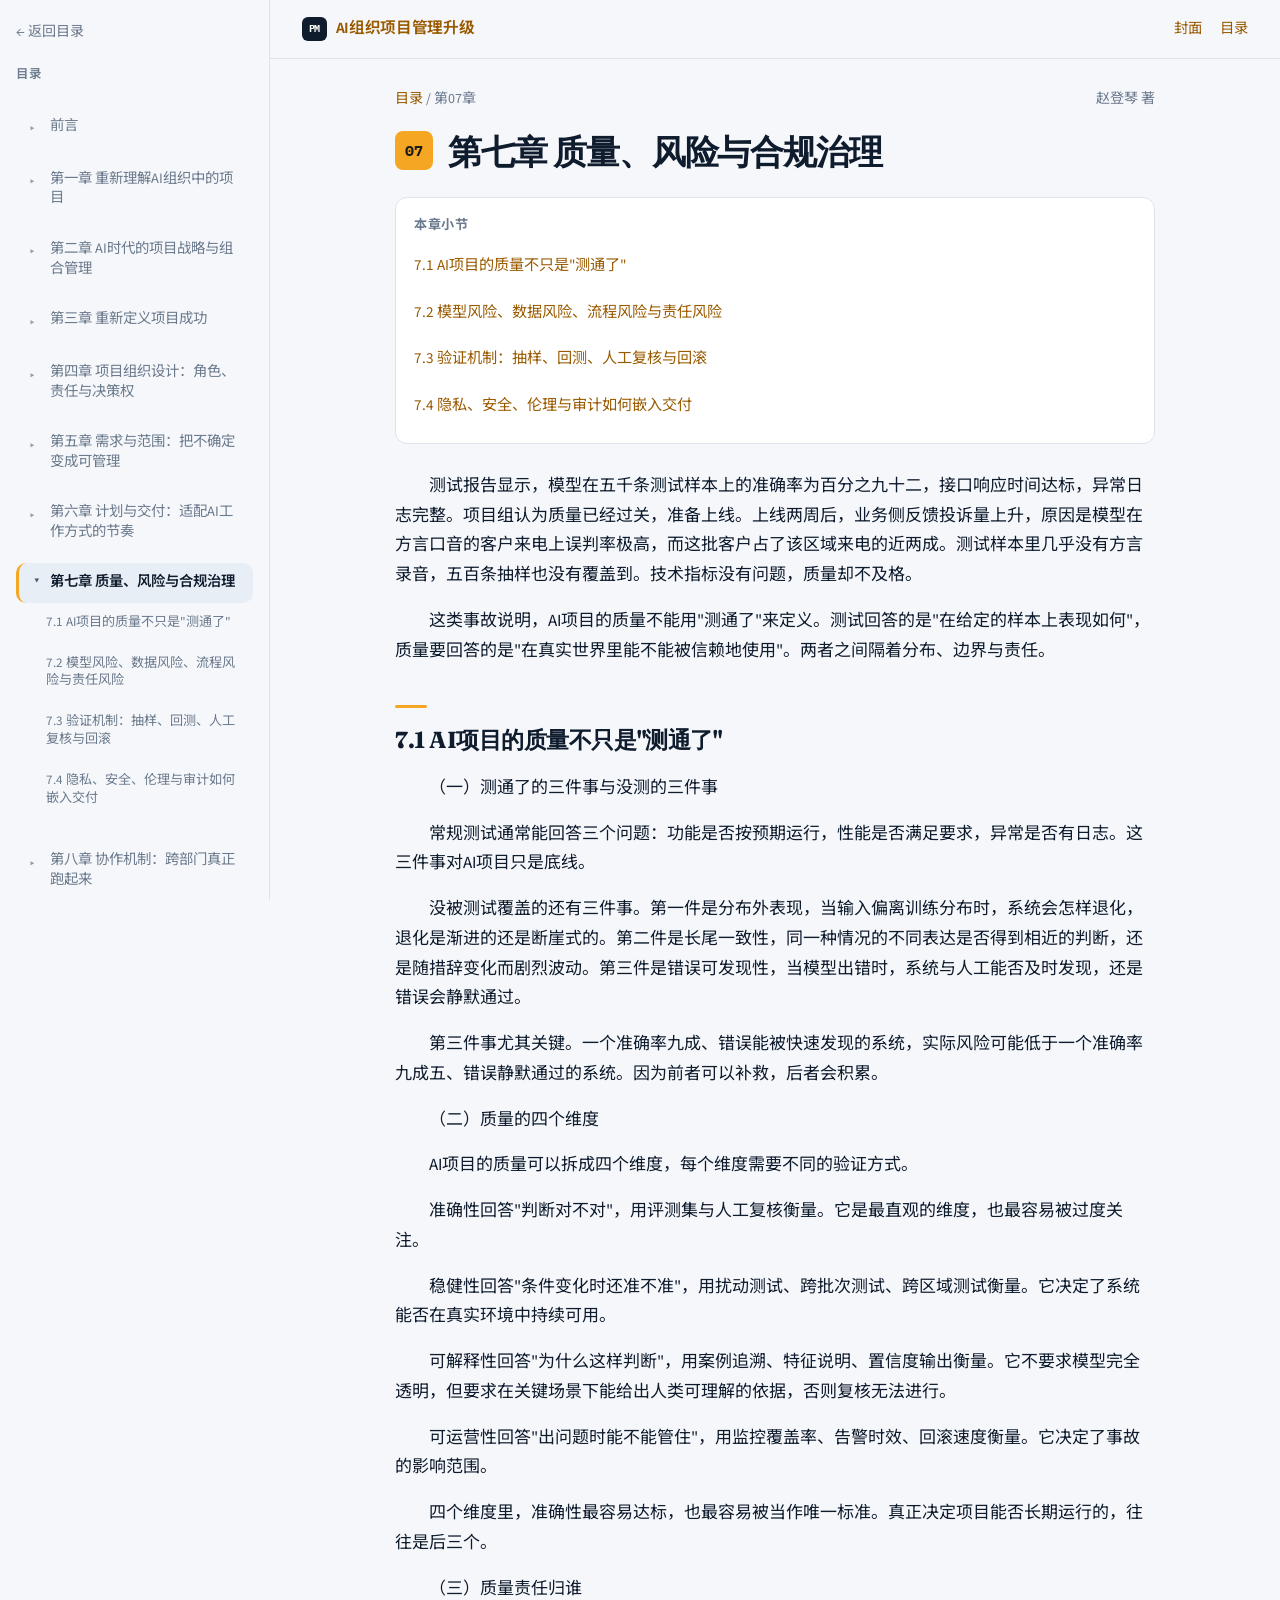
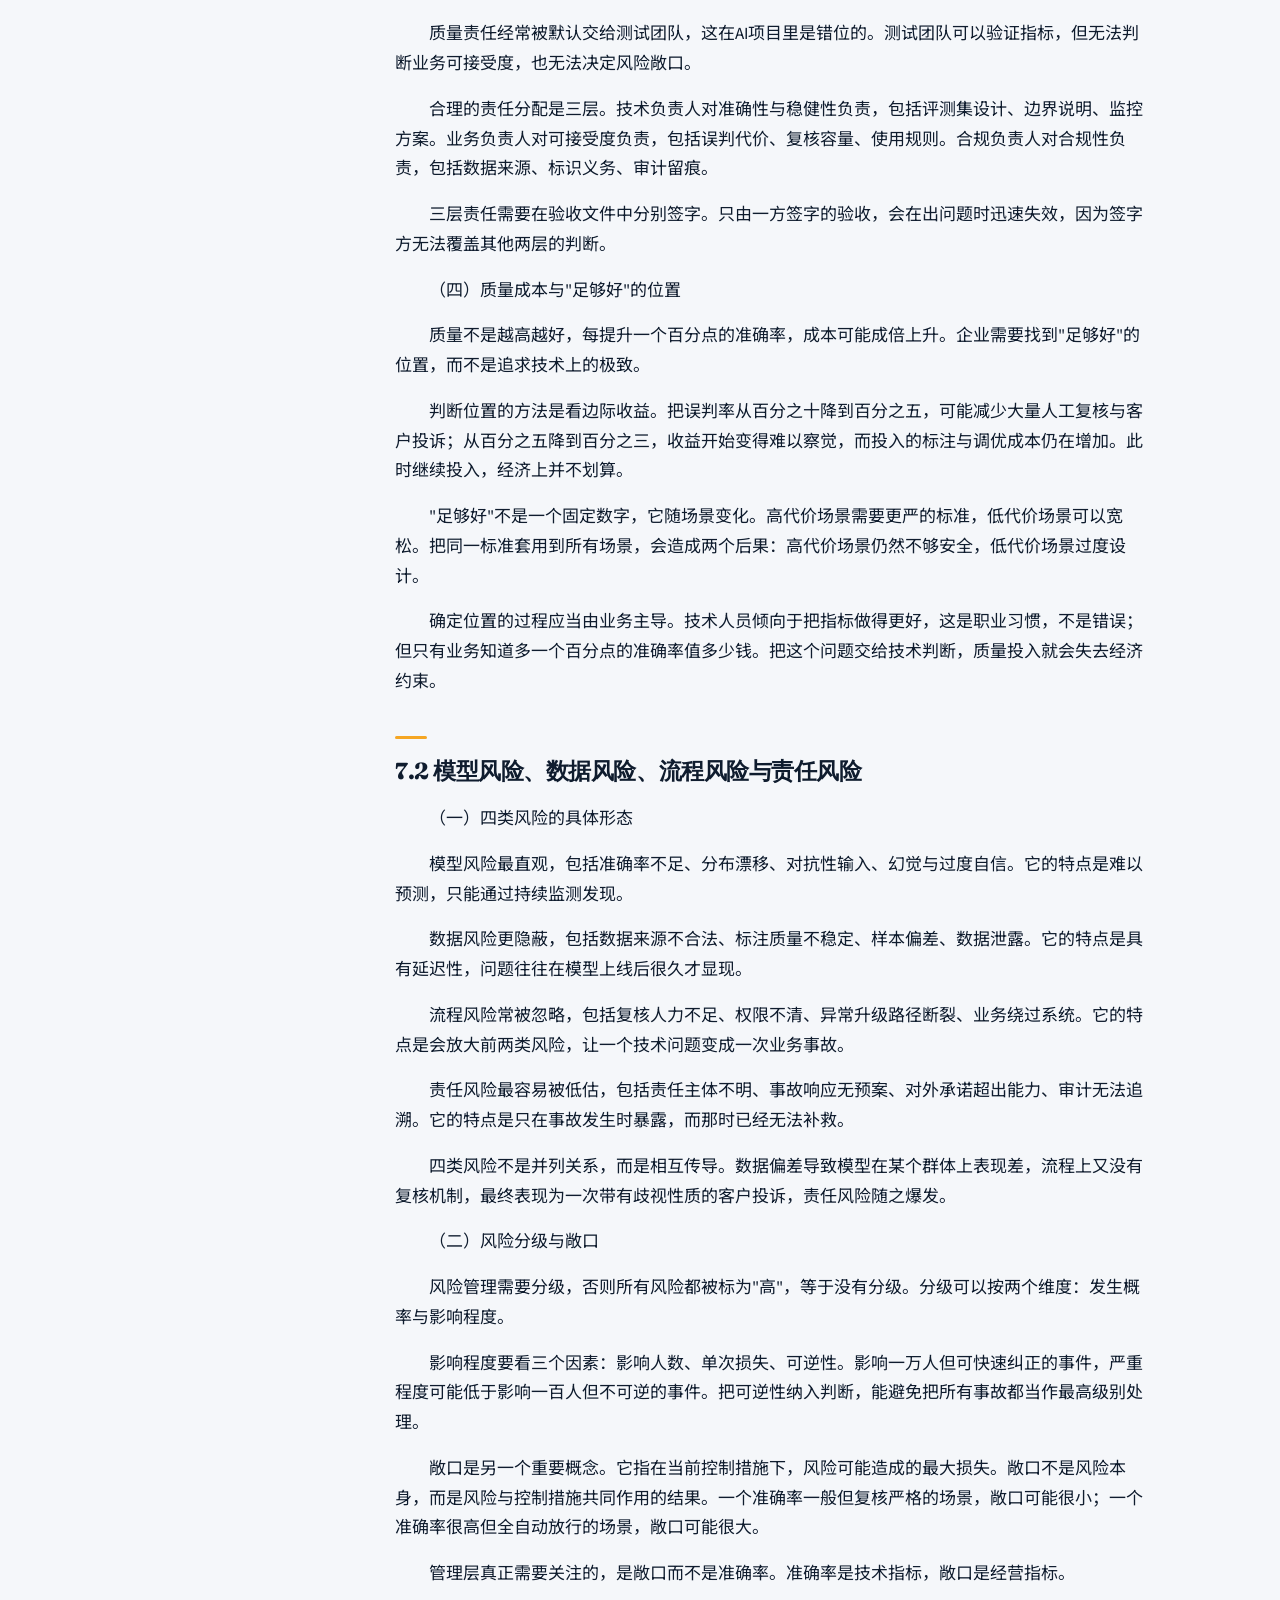
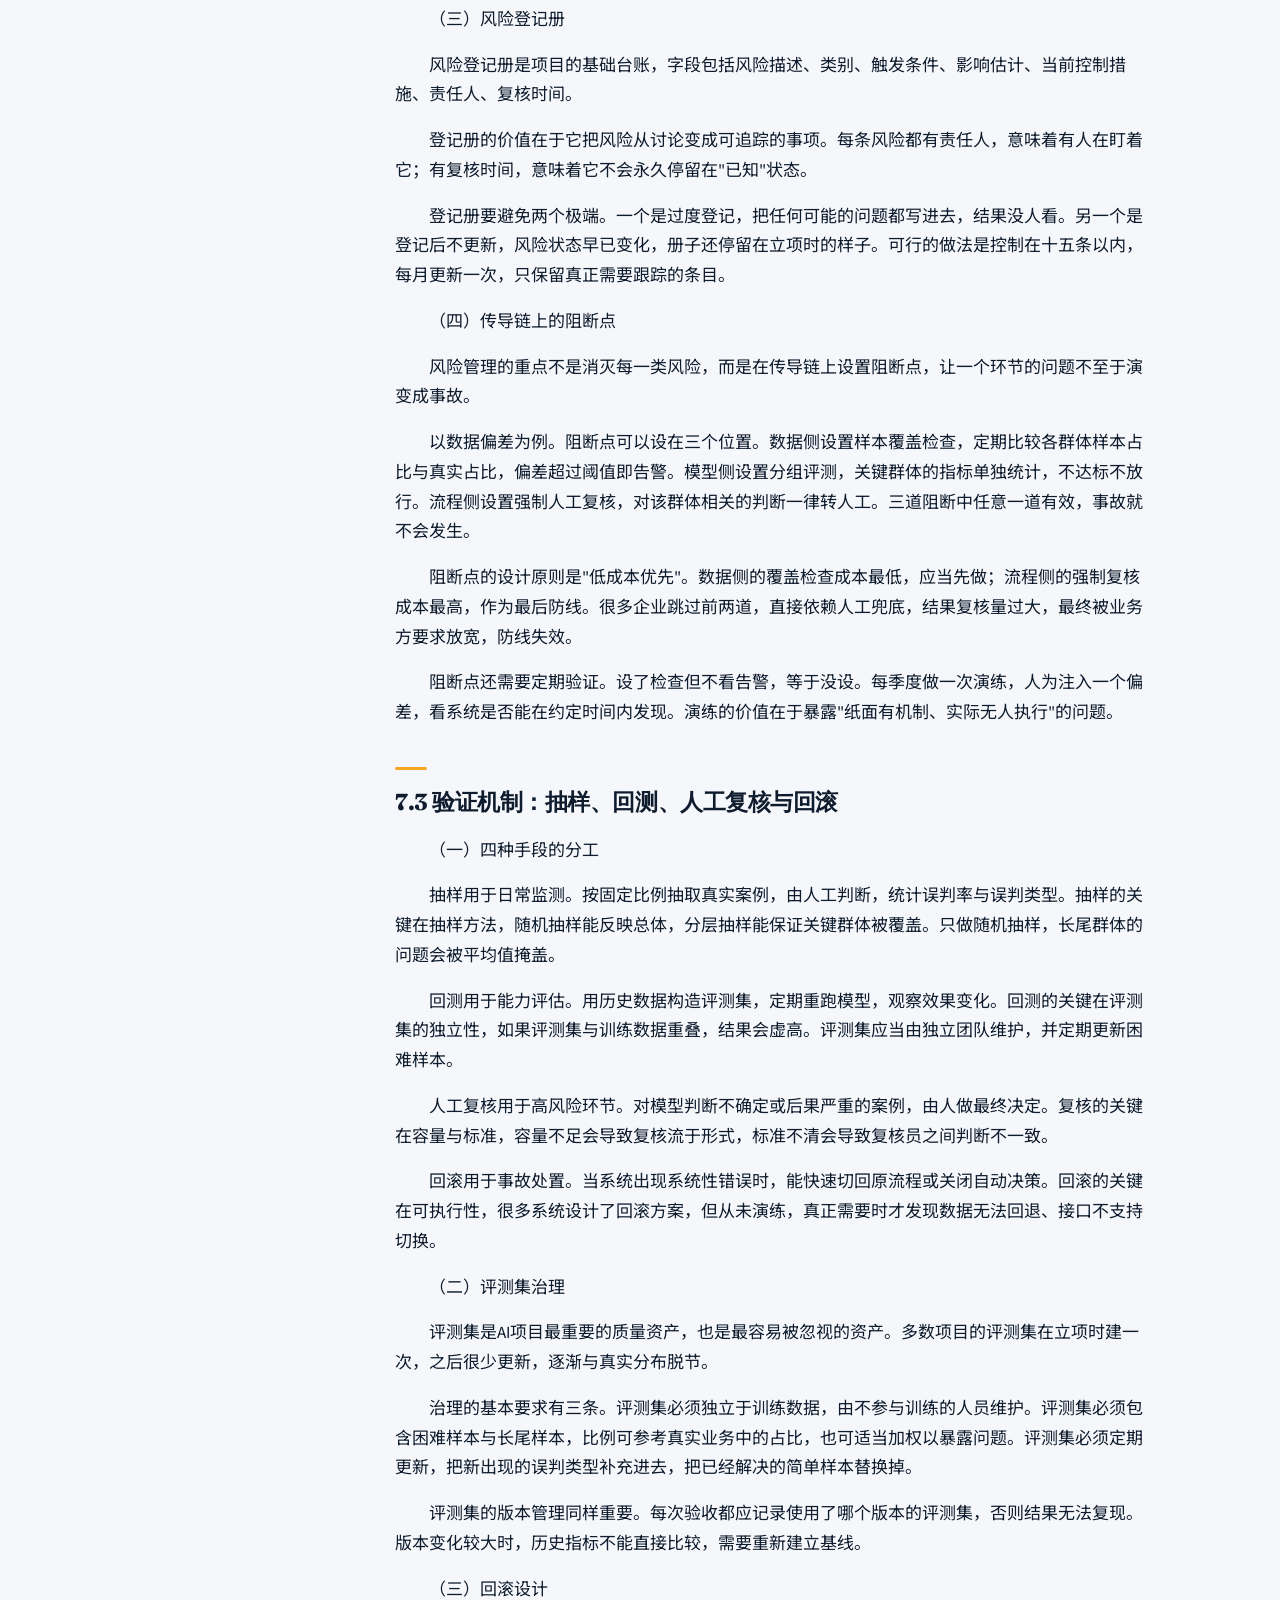
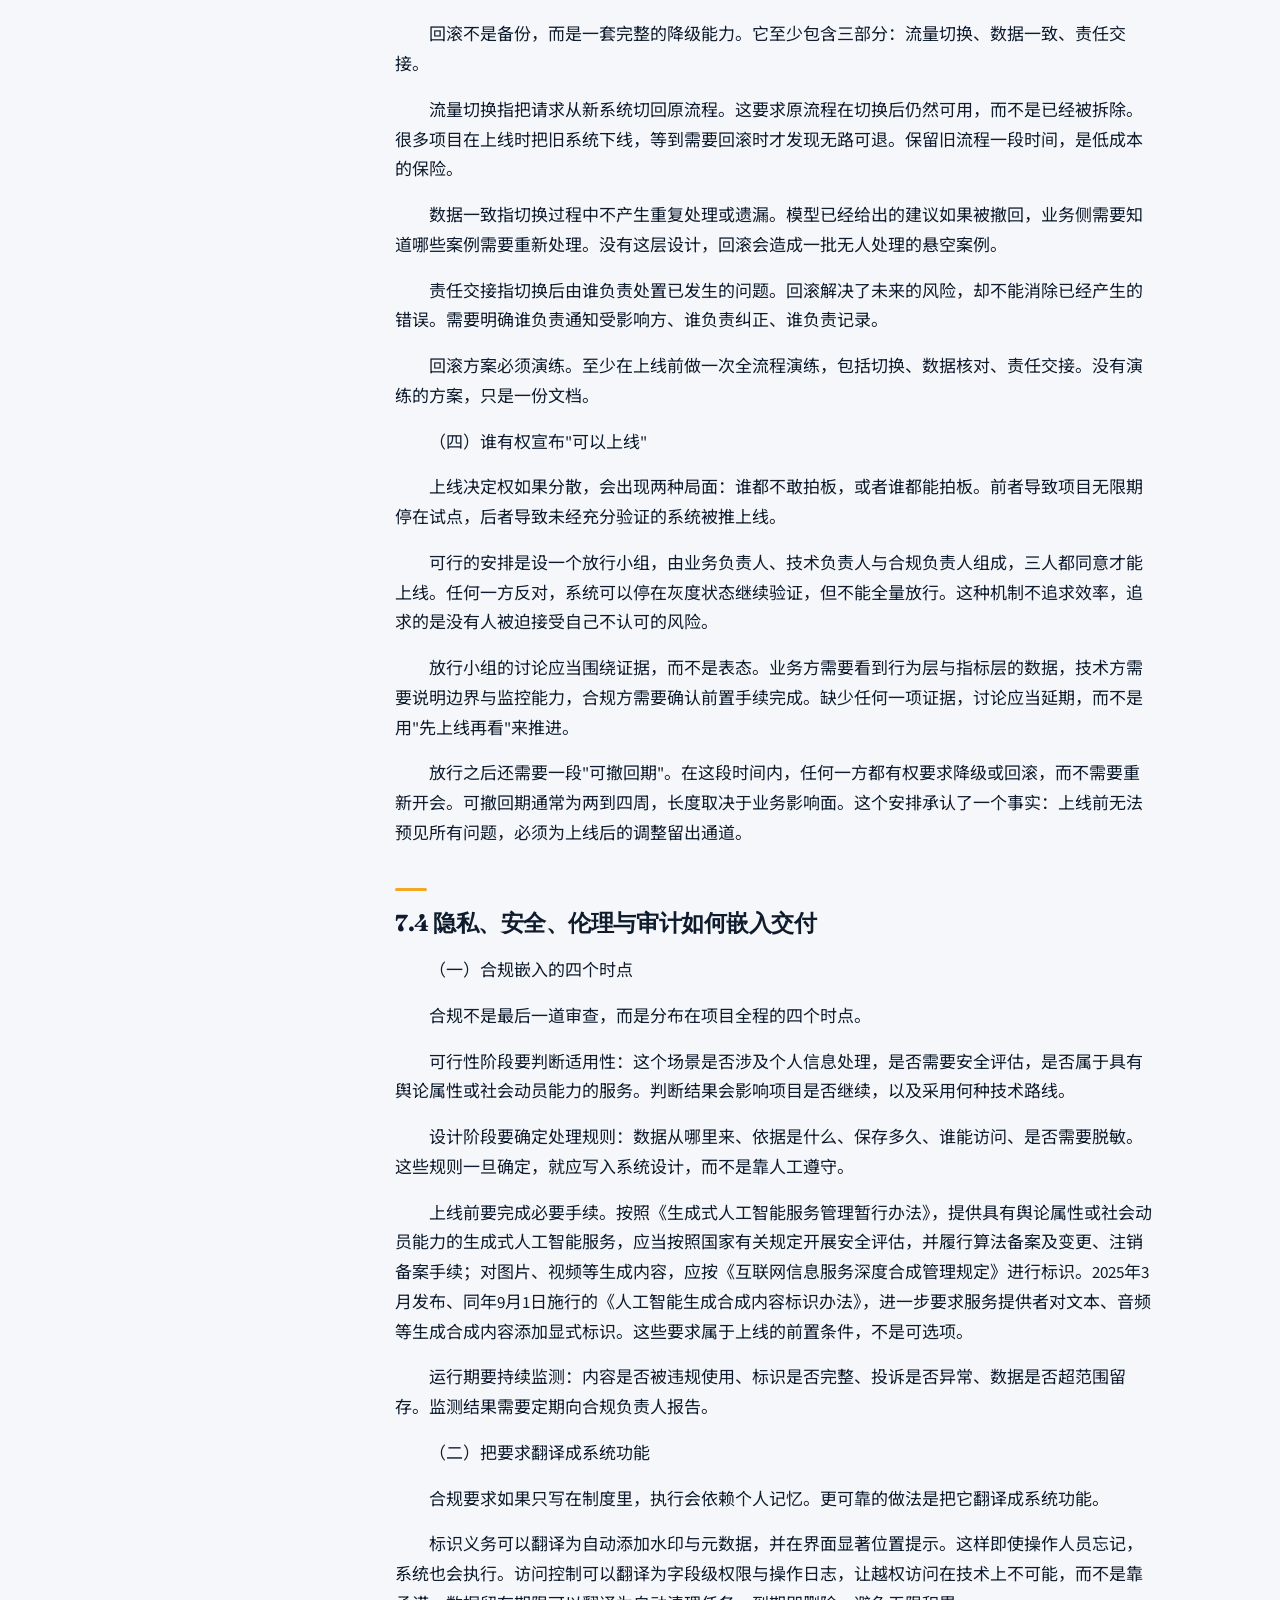
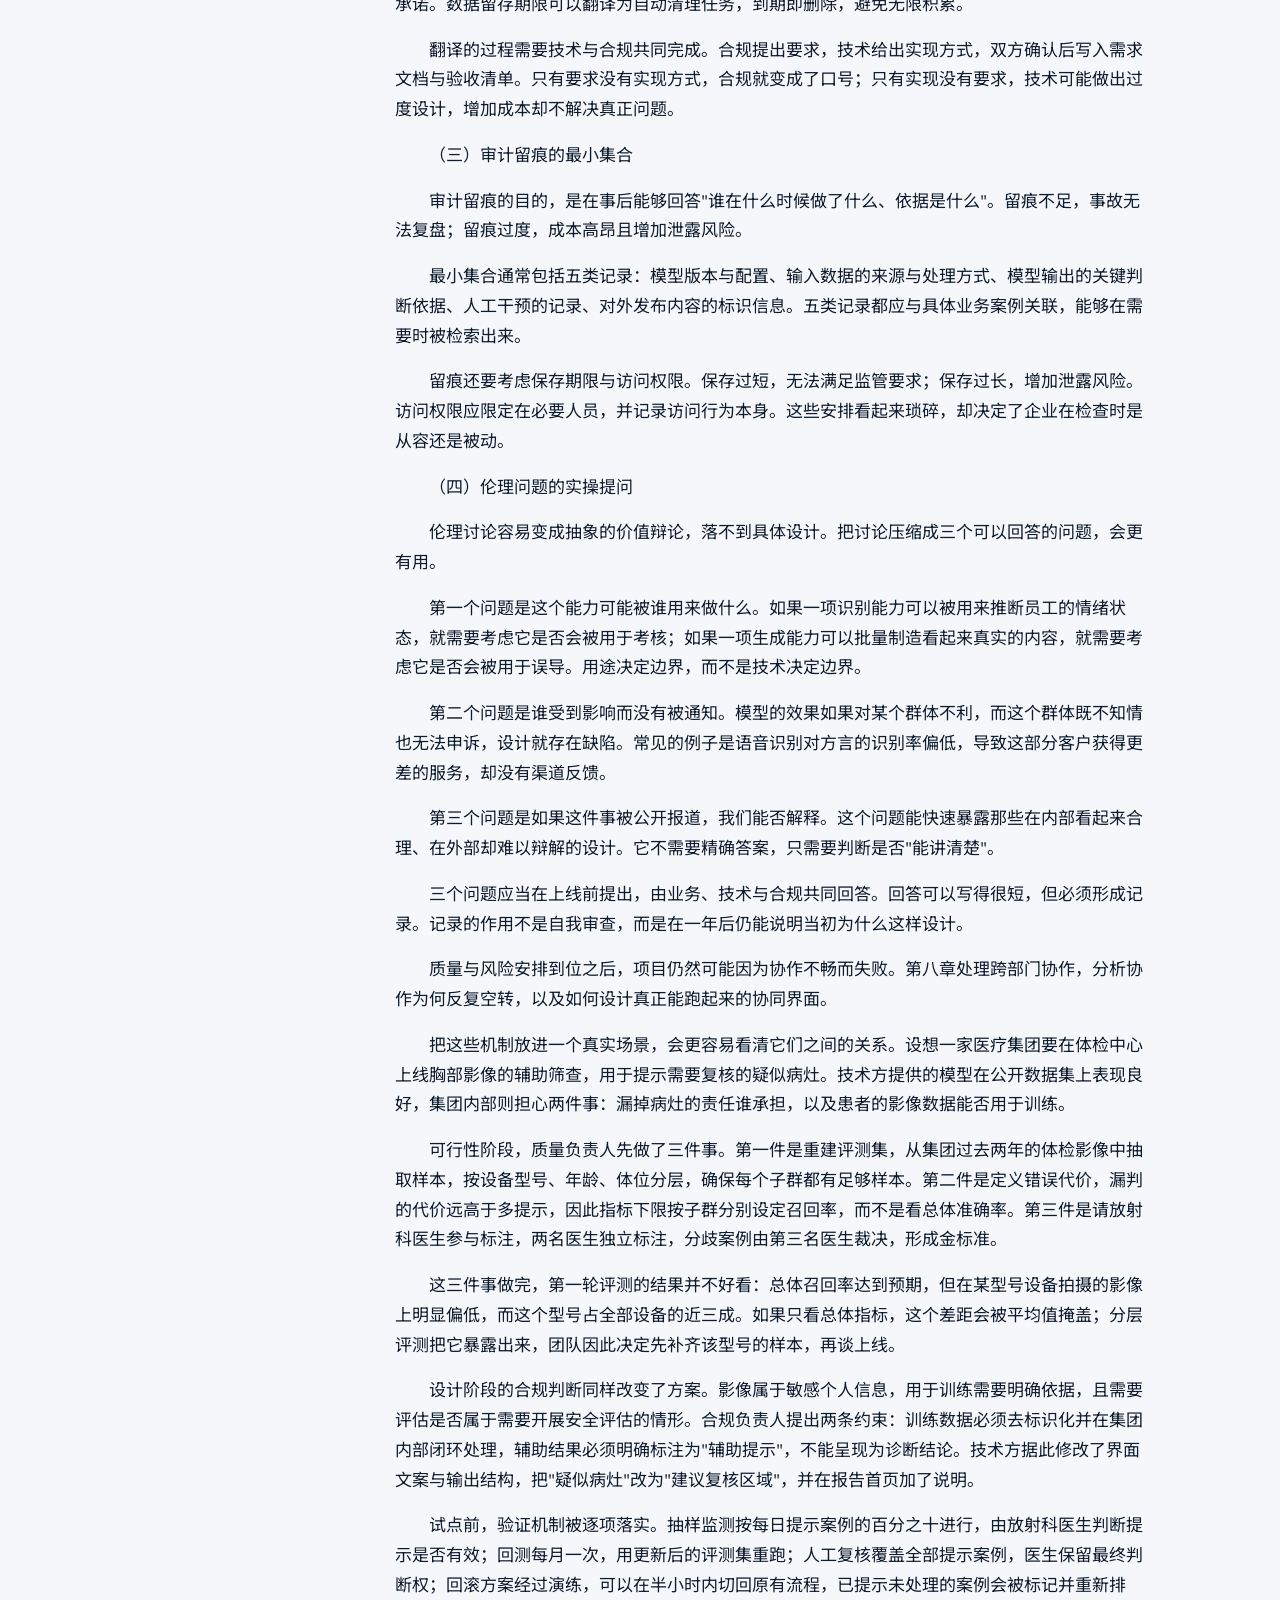
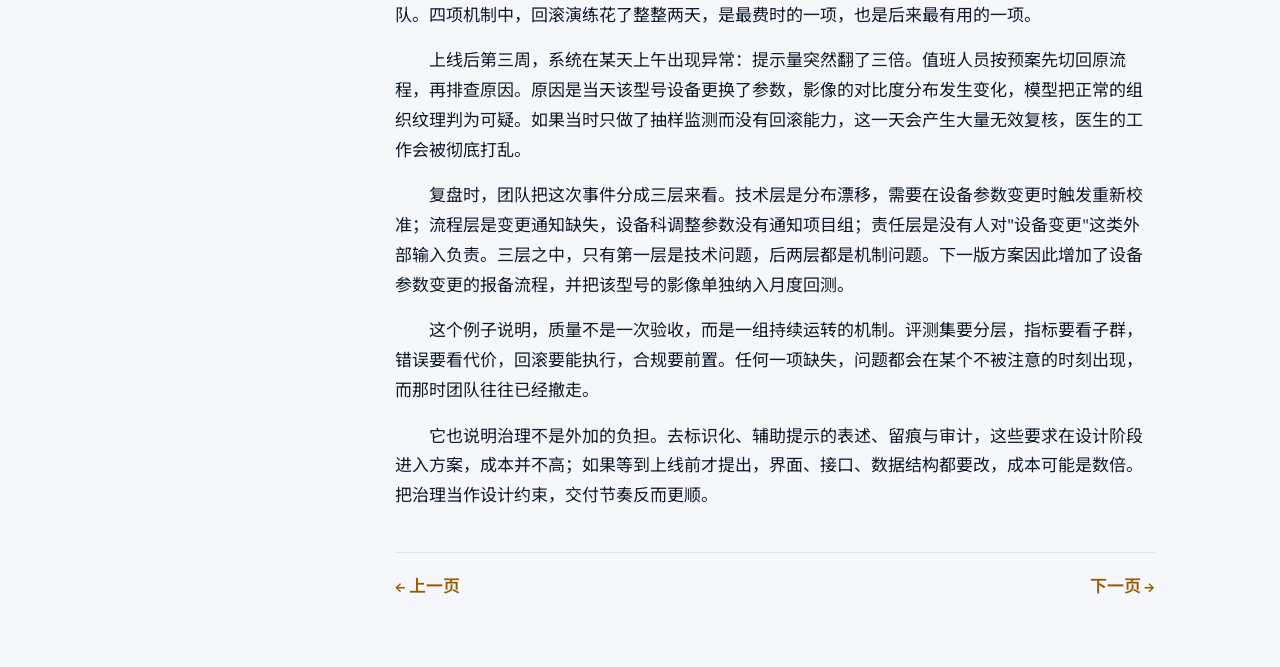
<file: ch07.html>
<!DOCTYPE html>
<html lang="zh-CN">
<head>
  <meta charset="UTF-8" />
  <meta name="viewport" content="width=device-width, initial-scale=1" />
  <title>第七章 质量、风险与合规治理 · AI组织项目管理升级</title>
  <link rel="preconnect" href="https://fonts.googleapis.com" />
  <link rel="preconnect" href="https://fonts.gstatic.com" crossorigin />
  <link href="https://fonts.googleapis.com/css2?family=Fraunces:opsz,wght@9..144,500;9..144,650&family=IBM+Plex+Mono:wght@400;500&family=Noto+Sans+SC:wght@400;500;700&family=Source+Sans+3:wght@400;600;700&display=swap" rel="stylesheet" />
  <link rel="stylesheet" href="styles.css" />
  <style>
:root {
  --ha-bg: #f5f7fa;
  --ha-sidebar: #f5f7fa;
  --ha-ink: #0f1c2e;
  --ha-muted: #6b7a8d;
  --ha-line: #dde3eb;
  --ha-active-bg: #e8eef5;
  --ha-accent: #f5a623;
  --ha-accent-ink: #1c1c1a;
}
body.hermes-book {
  background: var(--ha-bg) !important;
  color: var(--ha-ink);
  font-size: 17px;
  line-height: 1.75;
}
body.hermes-book a { color: #9a5b00; }
body.hermes-book a:hover { color: var(--ha-ink); }
.ha-shell {
  display: grid;
  grid-template-columns: 270px minmax(0, 1fr);
  min-height: 100vh;
}
.ha-sidebar {
  position: sticky;
  top: 0;
  align-self: start;
  height: 100vh;
  overflow-y: auto;
  padding: 1.25rem 1rem 1.5rem;
  border-right: 1px solid var(--ha-line);
  background: var(--ha-sidebar);
  display: flex;
  flex-direction: column;
  gap: 0.85rem;
}
.ha-back {
  display: inline-flex;
  align-items: center;
  gap: 0.35rem;
  color: var(--ha-muted) !important;
  text-decoration: none;
  font-size: 0.88rem;
}
.ha-back:hover { color: var(--ha-ink) !important; }
.ha-toc-label {
  font-size: 0.78rem;
  font-weight: 600;
  color: var(--ha-muted);
  letter-spacing: 0.06em;
  margin: 0.35rem 0 0.15rem;
}
.ha-chapters {
  list-style: none;
  margin: 0;
  padding: 0;
  display: flex;
  flex-direction: column;
  gap: 0.15rem;
}
.ha-chapters > li {
  border-radius: 10px;
}
.ha-chapters .chap-toggle {
  display: flex;
  align-items: flex-start;
  gap: 0.35rem;
  width: 100%;
  padding: 0.55rem 0.7rem;
  border: 0;
  border-radius: 10px;
  border-left: 3px solid transparent;
  background: transparent;
  color: var(--ha-muted);
  font: inherit;
  font-size: 0.9rem;
  line-height: 1.35;
  text-align: left;
  cursor: pointer;
}
.ha-chapters .chap-toggle:hover {
  background: rgba(15,28,46,0.04);
  color: var(--ha-ink);
}
.ha-chapters > li.open > .chap-toggle,
.ha-chapters > li.active > .chap-toggle {
  background: var(--ha-active-bg);
  color: var(--ha-ink);
  font-weight: 600;
  border-left-color: var(--ha-accent);
}
.ha-chapters .chap-caret {
  flex: 0 0 auto;
  width: 0.9rem;
  margin-top: 0.15rem;
  color: inherit;
  opacity: 0.7;
  transition: transform 0.15s ease;
}
.ha-chapters > li.open > .chap-toggle .chap-caret {
  transform: rotate(90deg);
}
.ha-chapters .chap-subs {
  list-style: none;
  margin: 0 0 0.35rem;
  padding: 0 0.4rem 0.25rem 1.35rem;
  display: none;
}
.ha-chapters > li.open > .chap-subs {
  display: grid;
  gap: 0.12rem;
}
.ha-chapters .chap-subs a {
  display: block;
  padding: 0.32rem 0.55rem;
  border-radius: 8px;
  text-decoration: none;
  color: var(--ha-muted);
  font-size: 0.82rem;
  line-height: 1.35;
}
.ha-chapters .chap-subs a:hover {
  background: rgba(15,28,46,0.04);
  color: var(--ha-ink);
}
.ha-chapters .chap-subs a.active {
  color: var(--ha-ink);
  font-weight: 600;
  background: rgba(31,111,235,0.08);
}
.ha-side-foot {
  margin-top: auto;
  padding-top: 1rem;
  border-top: 1px solid var(--ha-line);
  display: flex;
  flex-direction: column;
  gap: 0.55rem;
}
.ha-side-foot a {
  color: var(--ha-muted);
  text-decoration: none;
  font-size: 0.88rem;
}
.ha-side-foot a:hover { color: var(--ha-ink); }
.ha-main {
  min-width: 0;
  display: flex;
  flex-direction: column;
}
.ha-topbar {
  display: flex;
  align-items: center;
  justify-content: space-between;
  gap: 1rem;
  padding: 0.95rem 2rem;
  border-bottom: 1px solid var(--ha-line);
  background: rgba(245,247,250,0.92);
  backdrop-filter: blur(8px);
  position: sticky;
  top: 0;
  z-index: 5;
}
.ha-brand {
  display: inline-flex;
  align-items: center;
  gap: 0.55rem;
  text-decoration: none;
  color: var(--ha-ink);
  font-weight: 650;
  font-size: 0.98rem;
  letter-spacing: -0.02em;
}
.ha-brand-mark {
  width: 1.55rem;
  height: 1.55rem;
  border-radius: 6px;
  background: #0f1c2e;
  color: #fff;
  display: grid;
  place-items: center;
  font-size: 0.62rem;
  font-weight: 700;
  font-family: var(--font-mono);
}
.ha-top-links {
  display: flex;
  gap: 1.1rem;
  flex-wrap: wrap;
}
.ha-top-links a {
  color: var(--ha-muted);
  text-decoration: none;
  font-size: 0.9rem;
}
.ha-top-links a:hover { color: var(--ha-ink); }
.ha-article {
  width: min(760px, calc(100% - 3rem));
  margin: 0 auto;
  padding: 1.75rem 0 4rem;
}
.ha-meta {
  display: flex;
  justify-content: space-between;
  align-items: center;
  gap: 1rem;
  color: var(--ha-muted);
  font-size: 0.88rem;
  margin-bottom: 1.25rem;
}
.ha-meta a { color: inherit; text-decoration: none; }
.ha-meta a:hover { color: var(--ha-ink); }
.ha-chapter-head {
  display: flex;
  align-items: flex-start;
  gap: 0.9rem;
  margin-bottom: 1.5rem;
}
.ha-chapter-num {
  flex: 0 0 auto;
  min-width: 2.4rem;
  height: 2.4rem;
  padding: 0 0.55rem;
  border-radius: 8px;
  background: var(--ha-accent);
  color: var(--ha-accent-ink);
  display: grid;
  place-items: center;
  font-family: var(--font-mono);
  font-weight: 700;
  font-size: 0.95rem;
}
.ha-chapter-head h1 {
  margin: 0;
  font-size: clamp(1.55rem, 3vw, 2.15rem);
  border: none;
  padding: 0;
  letter-spacing: -0.03em;
}
.ha-section-list {
  list-style: none;
  margin: 0;
  padding: 0;
  display: flex;
  flex-direction: column;
  gap: 0.05rem;
}
.ha-section-list a {
  display: block;
  padding: 0.35rem 0.55rem;
  border-radius: 8px;
  text-decoration: none;
  color: var(--ha-muted);
  font-size: 0.82rem;
  line-height: 1.35;
}
.ha-section-list a:hover {
  background: rgba(15,28,46,0.04);
  color: var(--ha-ink);
}
.ha-content h2 {
  border-top: none;
  padding-top: 0.2rem;
  margin-top: 2.2rem;
}
.ha-content h2::before {
  content: "";
  display: block;
  width: 2rem;
  height: 3px;
  background: var(--ha-accent);
  margin-bottom: 0.75rem;
  border-radius: 2px;
}
.ha-content p { margin: 0 0 1rem; text-indent: 2em; }
.ha-sec-box {
  margin: 0 0 1.75rem;
  padding: 1rem 1.15rem 1.05rem;
  border-radius: 12px;
  background: #fff;
  border: 1px solid var(--ha-line);
}
.ha-sec-box .label {
  margin: 0 0 0.55rem;
  font-size: 0.82rem;
  font-weight: 700;
  color: var(--ha-muted);
  letter-spacing: 0.04em;
}
.ha-sec-box ul {
  list-style: none;
  margin: 0;
  padding: 0;
  display: grid;
  gap: 0.35rem;
}
.ha-sec-box a {
  text-decoration: none;
  color: var(--ha-ink);
  font-size: 0.95rem;
}
.ha-sec-box a:hover { color: #1554b5; }
.book-block {
  margin: 0 0 1rem;
  padding: 1rem 1.1rem 1.05rem;
  border-radius: 12px;
  background: #fff;
  border: 1px solid var(--ha-line);
}
.book-block h2 {
  margin: 0 0 0.55rem;
  font-size: 1.05rem;
  border: none;
  padding: 0;
  display: flex;
  gap: 0.65rem;
  align-items: baseline;
}
.book-block h2 a { text-decoration: none; color: var(--ha-ink); }
.book-block h2 .num {
  display: inline-grid;
  place-items: center;
  width: 1.85rem;
  height: 1.85rem;
  border-radius: 7px;
  background: var(--ha-accent);
  color: var(--ha-accent-ink);
  font-family: var(--font-mono);
  font-size: 0.82rem;
  font-weight: 700;
}
.book-block ul.secs {
  list-style: none;
  margin: 0;
  padding: 0;
  color: #3a4652;
  font-size: 0.92rem;
  display: grid;
  gap: 0.28rem;
}
.book-block ul.secs a { text-decoration: none; color: #3a4652; }
.book-block ul.secs a:hover { color: #1554b5; }
.figcap { color: var(--ha-muted); font-size: 0.9rem; text-align: center; margin: 0.25rem 0 1rem; }
.table-wrap { overflow-x: auto; margin: 1rem 0; }
.table-wrap table { width: 100%; border-collapse: collapse; font-size: 0.92rem; }
.table-wrap th, .table-wrap td { border: 1px solid var(--ha-line); padding: 0.45rem 0.6rem; text-align: left; vertical-align: top; }
.table-wrap th { background: #e8eef5; }
.figure img { max-width: 100%; height: auto; border-radius: 10px; border: 1px solid var(--ha-line); }
.ha-footer-nav {
  display: flex;
  justify-content: space-between;
  gap: 1rem;
  margin-top: 2.5rem;
  padding-top: 1.25rem;
  border-top: 1px solid var(--ha-line);
}
.ha-footer-nav a {
  text-decoration: none;
  color: var(--ha-ink);
  font-weight: 600;
}
.ha-index-list {
  list-style: none;
  margin: 0;
  padding: 0;
  display: flex;
  flex-direction: column;
  gap: 0.45rem;
}
.ha-index-list a {
  display: grid;
  grid-template-columns: 2.6rem 1fr;
  gap: 0.85rem;
  align-items: center;
  padding: 0.95rem 1rem;
  border-radius: 12px;
  text-decoration: none;
  color: var(--ha-ink);
  background: #fff;
  border: 1px solid var(--ha-line);
}
.ha-index-list a:hover { border-color: #c5d0de; background: #f8fafc; }
.ha-index-list .num {
  width: 2.4rem;
  height: 2.4rem;
  border-radius: 8px;
  background: var(--ha-accent);
  color: var(--ha-accent-ink);
  display: grid;
  place-items: center;
  font-family: var(--font-mono);
  font-weight: 700;
}
.ha-author {
  margin: 0 0 1.5rem;
  padding: 1.1rem 1.2rem;
  border-radius: 12px;
  background: #fff;
  border: 1px solid var(--ha-line);
}
.ha-author h2 {
  margin: 0 0 0.45rem;
  font-size: 1.05rem;
  border: none;
  padding: 0;
}
.ha-author p { margin: 0; color: #3a4652; font-size: 0.98rem; }
.ha-cover-thumb {
  display: inline-block;
  line-height: 0;
  border-radius: 8px;
  overflow: hidden;
  border: 1px solid var(--ha-line);
  margin: 0 0 1.25rem;
}
.ha-cover-thumb img {
  width: min(240px, 100%);
  height: auto;
  display: block;
}
@media (max-width: 920px) {
  .ha-shell { grid-template-columns: 1fr; }
  .ha-sidebar {
    position: static;
    height: auto;
    max-height: none;
    border-right: none;
    border-bottom: 1px solid var(--ha-line);
  }
  .ha-article { width: min(760px, calc(100% - 2rem)); }
  .ha-topbar { padding: 0.85rem 1rem; }
}
</style>
</head>
<body class="hermes-book">
  <div class="ha-shell">
    <aside class="ha-sidebar" aria-label="目录">
      <a class="ha-back" href="index.html">← 返回目录</a>
      <div class="ha-toc-label">目录</div>
      <ul class="ha-chapters">
        <li data-chap="ch00.html"><button type="button" class="chap-toggle" aria-expanded="false"><span class="chap-caret" aria-hidden="true">▸</span><span>前言</span></button><ul class="chap-subs"><li><a href="ch00.html#0-1-这本书想解决什么问题">0.1 这本书想解决什么问题</a></li><li><a href="ch00.html#0-2-写给谁看">0.2 写给谁看</a></li><li><a href="ch00.html#0-3-三个基本判断">0.3 三个基本判断</a></li><li><a href="ch00.html#0-4-全书结构">0.4 全书结构</a></li><li><a href="ch00.html#0-5-关于案例与数据的说明">0.5 关于案例与数据的说明</a></li><li><a href="ch00.html#0-6-一个提醒">0.6 一个提醒</a></li></ul></li><li data-chap="ch01.html"><button type="button" class="chap-toggle" aria-expanded="false"><span class="chap-caret" aria-hidden="true">▸</span><span>第一章 重新理解AI组织中的项目</span></button><ul class="chap-subs"><li><a href="ch01.html#1-1-从数字化项目到AI原生项目">1.1 从数字化项目到AI原生项目</a></li><li><a href="ch01.html#1-2-项目失败的常见归因为何失效">1.2 项目失败的常见归因为何失效</a></li><li><a href="ch01.html#1-3-人机协同如何改写交付单元">1.3 人机协同如何改写交付单元</a></li><li><a href="ch01.html#1-4-本书框架与使用方法">1.4 本书框架与使用方法</a></li></ul></li><li data-chap="ch02.html"><button type="button" class="chap-toggle" aria-expanded="false"><span class="chap-caret" aria-hidden="true">▸</span><span>第二章 AI时代的项目战略与组合管理</span></button><ul class="chap-subs"><li><a href="ch02.html#2-1-从项目清单到能力与价值组合">2.1 从项目清单到能力与价值组合</a></li><li><a href="ch02.html#2-2-什么样的事值得做成项目">2.2 什么样的事值得做成项目</a></li><li><a href="ch02.html#2-3-AI投入的优先级与止损机制">2.3 AI投入的优先级与止损机制</a></li><li><a href="ch02.html#2-4-组合看板-战略对齐与资源再平衡">2.4 组合看板：战略对齐与资源再平衡</a></li></ul></li><li data-chap="ch03.html"><button type="button" class="chap-toggle" aria-expanded="false"><span class="chap-caret" aria-hidden="true">▸</span><span>第三章 重新定义项目成功</span></button><ul class="chap-subs"><li><a href="ch03.html#3-1-从按期上线到可验证的业务结果">3.1 从按期上线到可验证的业务结果</a></li><li><a href="ch03.html#3-2-过程指标-结果指标与学习指标">3.2 过程指标、结果指标与学习指标</a></li><li><a href="ch03.html#3-3-AI项目的验收口径怎么定">3.3 AI项目的验收口径怎么定</a></li><li><a href="ch03.html#3-4-失败-试点与规模化的判定标准">3.4 失败、试点与规模化的判定标准</a></li></ul></li><li data-chap="ch04.html"><button type="button" class="chap-toggle" aria-expanded="false"><span class="chap-caret" aria-hidden="true">▸</span><span>第四章 项目组织设计：角色、责任与决策权</span></button><ul class="chap-subs"><li><a href="ch04.html#4-1-产品-业务-数据-算法-工程如何编队">4.1 产品、业务、数据、算法、工程如何编队</a></li><li><a href="ch04.html#4-2-人机分工与关键决策分级">4.2 人机分工与关键决策分级</a></li><li><a href="ch04.html#4-3-项目经理的新定位-从进度官到协同设计师">4.3 项目经理的新定位：从进度官到协同设计师</a></li><li><a href="ch04.html#4-4-责任域-升级路径与决策台账">4.4 责任域、升级路径与决策台账</a></li></ul></li><li data-chap="ch05.html"><button type="button" class="chap-toggle" aria-expanded="false"><span class="chap-caret" aria-hidden="true">▸</span><span>第五章 需求与范围：把不确定变成可管理</span></button><ul class="chap-subs"><li><a href="ch05.html#5-1-AI需求为什么总是-看起来清楚-做起来漂移">5.1 AI需求为什么总是"看起来清楚、做起来漂移"</a></li><li><a href="ch05.html#5-2-问题定义-约束边界与不可自动化清单">5.2 问题定义、约束边界与不可自动化清单</a></li><li><a href="ch05.html#5-3-范围分层-MVP-增强版与禁区">5.3 范围分层：MVP、增强版与禁区</a></li><li><a href="ch05.html#5-4-变更控制-允许探索-但不允许无底线膨胀">5.4 变更控制：允许探索，但不允许无底线膨胀</a></li></ul></li><li data-chap="ch06.html"><button type="button" class="chap-toggle" aria-expanded="false"><span class="chap-caret" aria-hidden="true">▸</span><span>第六章 计划与交付：适配AI工作方式的节奏</span></button><ul class="chap-subs"><li><a href="ch06.html#6-1-为什么传统瀑布和纯敏捷都容易失灵">6.1 为什么传统瀑布和纯敏捷都容易失灵</a></li><li><a href="ch06.html#6-2-双轨节奏-探索轨与交付轨">6.2 双轨节奏：探索轨与交付轨</a></li><li><a href="ch06.html#6-3-里程碑设计-数据-模型-流程-治理四条线">6.3 里程碑设计：数据、模型、流程、治理四条线</a></li><li><a href="ch06.html#6-4-人机并行下的依赖管理与缓冲策略">6.4 人机并行下的依赖管理与缓冲策略</a></li></ul></li><li class="open active" data-chap="ch07.html"><button type="button" class="chap-toggle" aria-expanded="true"><span class="chap-caret" aria-hidden="true">▸</span><span>第七章 质量、风险与合规治理</span></button><ul class="chap-subs"><li><a href="ch07.html#7-1-AI项目的质量不只是-测通了">7.1 AI项目的质量不只是"测通了"</a></li><li><a href="ch07.html#7-2-模型风险-数据风险-流程风险与责任风险">7.2 模型风险、数据风险、流程风险与责任风险</a></li><li><a href="ch07.html#7-3-验证机制-抽样-回测-人工复核与回滚">7.3 验证机制：抽样、回测、人工复核与回滚</a></li><li><a href="ch07.html#7-4-隐私-安全-伦理与审计如何嵌入交付">7.4 隐私、安全、伦理与审计如何嵌入交付</a></li></ul></li><li data-chap="ch08.html"><button type="button" class="chap-toggle" aria-expanded="false"><span class="chap-caret" aria-hidden="true">▸</span><span>第八章 协作机制：跨部门真正跑起来</span></button><ul class="chap-subs"><li><a href="ch08.html#8-1-AI项目协作失败的组织根因">8.1 AI项目协作失败的组织根因</a></li><li><a href="ch08.html#8-2-协同界面-输入-审核-例外-交接">8.2 协同界面：输入、审核、例外、交接</a></li><li><a href="ch08.html#8-3-会议-文档-智能体与知识沉淀怎么配">8.3 会议、文档、智能体与知识沉淀怎么配</a></li><li><a href="ch08.html#8-4-冲突处理-业务目标-技术可行与合规底线">8.4 冲突处理：业务目标、技术可行与合规底线</a></li></ul></li><li data-chap="ch09.html"><button type="button" class="chap-toggle" aria-expanded="false"><span class="chap-caret" aria-hidden="true">▸</span><span>第九章 人效与激励：让团队愿意用AI交付</span></button><ul class="chap-subs"><li><a href="ch09.html#9-1-从工时核算到判断密度与交付质量">9.1 从工时核算到判断密度与交付质量</a></li><li><a href="ch09.html#9-2-AI贡献如何进入项目评价">9.2 AI贡献如何进入项目评价</a></li><li><a href="ch09.html#9-3-项目经理-专家与执行角色的差异化激励">9.3 项目经理、专家与执行角色的差异化激励</a></li><li><a href="ch09.html#9-4-能力建设-项目团队的AI素养与带教机制">9.4 能力建设：项目团队的AI素养与带教机制</a></li></ul></li><li data-chap="ch10.html"><button type="button" class="chap-toggle" aria-expanded="false"><span class="chap-caret" aria-hidden="true">▸</span><span>第十章 落地路径：从试点到规模化升级</span></button><ul class="chap-subs"><li><a href="ch10.html#10-1-成熟度评估与改造切入点选择">10.1 成熟度评估与改造切入点选择</a></li><li><a href="ch10.html#10-2-90天升级计划与一年演进路线">10.2 90天升级计划与一年演进路线</a></li><li><a href="ch10.html#10-3-可复用的项目操作系统">10.3 可复用的项目操作系统</a></li><li><a href="ch10.html#10-4-典型场景案例与避坑清单">10.4 典型场景案例与避坑清单</a></li></ul></li><li data-chap="appendix.html"><button type="button" class="chap-toggle" aria-expanded="false"><span class="chap-caret" aria-hidden="true">▸</span><span>附录</span></button><ul class="chap-subs"><li><a href="appendix.html#A-1-AI项目管理工具箱">A.1 AI项目管理工具箱</a></li><li><a href="appendix.html#A-2-角色职责-决策分级与验收模板">A.2 角色职责、决策分级与验收模板</a></li><li><a href="appendix.html#A-3-自检清单与复盘表">A.3 自检清单与复盘表</a></li><li><a href="appendix.html#A-4-使用说明与常见误用">A.4 使用说明与常见误用</a></li></ul></li>
      </ul>
      <div class="ha-side-foot">
        <a href="cover.html">封面</a>
        <a href="index.html">目录</a>
      </div>
    </aside>
    <div class="ha-main">
      <header class="ha-topbar">
        <a class="ha-brand" href="index.html">
          <span class="ha-brand-mark">PM</span>
          AI组织项目管理升级
        </a>
        <div class="ha-top-links">
          <a href="cover.html">封面</a>
          <a href="index.html">目录</a>
        </div>
      </header>
      <article class="ha-article">
        <div class="ha-meta">
          <div><a href="index.html">目录</a> / 第07章</div>
          <div>赵登琴 著</div>
        </div>
        <div class="ha-chapter-head">
          <div class="ha-chapter-num">07</div>
          <h1>第七章 质量、风险与合规治理</h1>
        </div>
        <nav class="ha-sec-box" aria-label="本章小节">
          <div class="label">本章小节</div>
          <ul>
<li><a href="#7-1-AI项目的质量不只是-测通了">7.1 AI项目的质量不只是"测通了"</a></li><li><a href="#7-2-模型风险-数据风险-流程风险与责任风险">7.2 模型风险、数据风险、流程风险与责任风险</a></li><li><a href="#7-3-验证机制-抽样-回测-人工复核与回滚">7.3 验证机制：抽样、回测、人工复核与回滚</a></li><li><a href="#7-4-隐私-安全-伦理与审计如何嵌入交付">7.4 隐私、安全、伦理与审计如何嵌入交付</a></li>
          </ul>
        </nav>
        <div class="ha-content">
<p>测试报告显示，模型在五千条测试样本上的准确率为百分之九十二，接口响应时间达标，异常日志完整。项目组认为质量已经过关，准备上线。上线两周后，业务侧反馈投诉量上升，原因是模型在方言口音的客户来电上误判率极高，而这批客户占了该区域来电的近两成。测试样本里几乎没有方言录音，五百条抽样也没有覆盖到。技术指标没有问题，质量却不及格。</p>
<p>这类事故说明，AI项目的质量不能用"测通了"来定义。测试回答的是"在给定的样本上表现如何"，质量要回答的是"在真实世界里能不能被信赖地使用"。两者之间隔着分布、边界与责任。</p>
<h2 id="7-1-AI项目的质量不只是-测通了">7.1 AI项目的质量不只是"测通了"</h2>
<p>（一）测通了的三件事与没测的三件事</p>
<p>常规测试通常能回答三个问题：功能是否按预期运行，性能是否满足要求，异常是否有日志。这三件事对AI项目只是底线。</p>
<p>没被测试覆盖的还有三件事。第一件是分布外表现，当输入偏离训练分布时，系统会怎样退化，退化是渐进的还是断崖式的。第二件是长尾一致性，同一种情况的不同表达是否得到相近的判断，还是随措辞变化而剧烈波动。第三件是错误可发现性，当模型出错时，系统与人工能否及时发现，还是错误会静默通过。</p>
<p>第三件事尤其关键。一个准确率九成、错误能被快速发现的系统，实际风险可能低于一个准确率九成五、错误静默通过的系统。因为前者可以补救，后者会积累。</p>
<p>（二）质量的四个维度</p>
<p>AI项目的质量可以拆成四个维度，每个维度需要不同的验证方式。</p>
<p>准确性回答"判断对不对"，用评测集与人工复核衡量。它是最直观的维度，也最容易被过度关注。</p>
<p>稳健性回答"条件变化时还准不准"，用扰动测试、跨批次测试、跨区域测试衡量。它决定了系统能否在真实环境中持续可用。</p>
<p>可解释性回答"为什么这样判断"，用案例追溯、特征说明、置信度输出衡量。它不要求模型完全透明，但要求在关键场景下能给出人类可理解的依据，否则复核无法进行。</p>
<p>可运营性回答"出问题时能不能管住"，用监控覆盖率、告警时效、回滚速度衡量。它决定了事故的影响范围。</p>
<p>四个维度里，准确性最容易达标，也最容易被当作唯一标准。真正决定项目能否长期运行的，往往是后三个。</p>
<p>（三）质量责任归谁</p>
<p>质量责任经常被默认交给测试团队，这在AI项目里是错位的。测试团队可以验证指标，但无法判断业务可接受度，也无法决定风险敞口。</p>
<p>合理的责任分配是三层。技术负责人对准确性与稳健性负责，包括评测集设计、边界说明、监控方案。业务负责人对可接受度负责，包括误判代价、复核容量、使用规则。合规负责人对合规性负责，包括数据来源、标识义务、审计留痕。</p>
<p>三层责任需要在验收文件中分别签字。只由一方签字的验收，会在出问题时迅速失效，因为签字方无法覆盖其他两层的判断。</p>
<p>（四）质量成本与"足够好"的位置</p>
<p>质量不是越高越好，每提升一个百分点的准确率，成本可能成倍上升。企业需要找到"足够好"的位置，而不是追求技术上的极致。</p>
<p>判断位置的方法是看边际收益。把误判率从百分之十降到百分之五，可能减少大量人工复核与客户投诉；从百分之五降到百分之三，收益开始变得难以察觉，而投入的标注与调优成本仍在增加。此时继续投入，经济上并不划算。</p>
<p>"足够好"不是一个固定数字，它随场景变化。高代价场景需要更严的标准，低代价场景可以宽松。把同一标准套用到所有场景，会造成两个后果：高代价场景仍然不够安全，低代价场景过度设计。</p>
<p>确定位置的过程应当由业务主导。技术人员倾向于把指标做得更好，这是职业习惯，不是错误；但只有业务知道多一个百分点的准确率值多少钱。把这个问题交给技术判断，质量投入就会失去经济约束。</p>
<h2 id="7-2-模型风险-数据风险-流程风险与责任风险">7.2 模型风险、数据风险、流程风险与责任风险</h2>
<p>（一）四类风险的具体形态</p>
<p>模型风险最直观，包括准确率不足、分布漂移、对抗性输入、幻觉与过度自信。它的特点是难以预测，只能通过持续监测发现。</p>
<p>数据风险更隐蔽，包括数据来源不合法、标注质量不稳定、样本偏差、数据泄露。它的特点是具有延迟性，问题往往在模型上线后很久才显现。</p>
<p>流程风险常被忽略，包括复核人力不足、权限不清、异常升级路径断裂、业务绕过系统。它的特点是会放大前两类风险，让一个技术问题变成一次业务事故。</p>
<p>责任风险最容易被低估，包括责任主体不明、事故响应无预案、对外承诺超出能力、审计无法追溯。它的特点是只在事故发生时暴露，而那时已经无法补救。</p>
<p>四类风险不是并列关系，而是相互传导。数据偏差导致模型在某个群体上表现差，流程上又没有复核机制，最终表现为一次带有歧视性质的客户投诉，责任风险随之爆发。</p>
<p>（二）风险分级与敞口</p>
<p>风险管理需要分级，否则所有风险都被标为"高"，等于没有分级。分级可以按两个维度：发生概率与影响程度。</p>
<p>影响程度要看三个因素：影响人数、单次损失、可逆性。影响一万人但可快速纠正的事件，严重程度可能低于影响一百人但不可逆的事件。把可逆性纳入判断，能避免把所有事故都当作最高级别处理。</p>
<p>敞口是另一个重要概念。它指在当前控制措施下，风险可能造成的最大损失。敞口不是风险本身，而是风险与控制措施共同作用的结果。一个准确率一般但复核严格的场景，敞口可能很小；一个准确率很高但全自动放行的场景，敞口可能很大。</p>
<p>管理层真正需要关注的，是敞口而不是准确率。准确率是技术指标，敞口是经营指标。</p>
<p>（三）风险登记册</p>
<p>风险登记册是项目的基础台账，字段包括风险描述、类别、触发条件、影响估计、当前控制措施、责任人、复核时间。</p>
<p>登记册的价值在于它把风险从讨论变成可追踪的事项。每条风险都有责任人，意味着有人在盯着它；有复核时间，意味着它不会永久停留在"已知"状态。</p>
<p>登记册要避免两个极端。一个是过度登记，把任何可能的问题都写进去，结果没人看。另一个是登记后不更新，风险状态早已变化，册子还停留在立项时的样子。可行的做法是控制在十五条以内，每月更新一次，只保留真正需要跟踪的条目。</p>
<p>（四）传导链上的阻断点</p>
<p>风险管理的重点不是消灭每一类风险，而是在传导链上设置阻断点，让一个环节的问题不至于演变成事故。</p>
<p>以数据偏差为例。阻断点可以设在三个位置。数据侧设置样本覆盖检查，定期比较各群体样本占比与真实占比，偏差超过阈值即告警。模型侧设置分组评测，关键群体的指标单独统计，不达标不放行。流程侧设置强制人工复核，对该群体相关的判断一律转人工。三道阻断中任意一道有效，事故就不会发生。</p>
<p>阻断点的设计原则是"低成本优先"。数据侧的覆盖检查成本最低，应当先做；流程侧的强制复核成本最高，作为最后防线。很多企业跳过前两道，直接依赖人工兜底，结果复核量过大，最终被业务方要求放宽，防线失效。</p>
<p>阻断点还需要定期验证。设了检查但不看告警，等于没设。每季度做一次演练，人为注入一个偏差，看系统是否能在约定时间内发现。演练的价值在于暴露"纸面有机制、实际无人执行"的问题。</p>
<h2 id="7-3-验证机制-抽样-回测-人工复核与回滚">7.3 验证机制：抽样、回测、人工复核与回滚</h2>
<p>（一）四种手段的分工</p>
<p>抽样用于日常监测。按固定比例抽取真实案例，由人工判断，统计误判率与误判类型。抽样的关键在抽样方法，随机抽样能反映总体，分层抽样能保证关键群体被覆盖。只做随机抽样，长尾群体的问题会被平均值掩盖。</p>
<p>回测用于能力评估。用历史数据构造评测集，定期重跑模型，观察效果变化。回测的关键在评测集的独立性，如果评测集与训练数据重叠，结果会虚高。评测集应当由独立团队维护，并定期更新困难样本。</p>
<p>人工复核用于高风险环节。对模型判断不确定或后果严重的案例，由人做最终决定。复核的关键在容量与标准，容量不足会导致复核流于形式，标准不清会导致复核员之间判断不一致。</p>
<p>回滚用于事故处置。当系统出现系统性错误时，能快速切回原流程或关闭自动决策。回滚的关键在可执行性，很多系统设计了回滚方案，但从未演练，真正需要时才发现数据无法回退、接口不支持切换。</p>
<p>（二）评测集治理</p>
<p>评测集是AI项目最重要的质量资产，也是最容易被忽视的资产。多数项目的评测集在立项时建一次，之后很少更新，逐渐与真实分布脱节。</p>
<p>治理的基本要求有三条。评测集必须独立于训练数据，由不参与训练的人员维护。评测集必须包含困难样本与长尾样本，比例可参考真实业务中的占比，也可适当加权以暴露问题。评测集必须定期更新，把新出现的误判类型补充进去，把已经解决的简单样本替换掉。</p>
<p>评测集的版本管理同样重要。每次验收都应记录使用了哪个版本的评测集，否则结果无法复现。版本变化较大时，历史指标不能直接比较，需要重新建立基线。</p>
<p>（三）回滚设计</p>
<p>回滚不是备份，而是一套完整的降级能力。它至少包含三部分：流量切换、数据一致、责任交接。</p>
<p>流量切换指把请求从新系统切回原流程。这要求原流程在切换后仍然可用，而不是已经被拆除。很多项目在上线时把旧系统下线，等到需要回滚时才发现无路可退。保留旧流程一段时间，是低成本的保险。</p>
<p>数据一致指切换过程中不产生重复处理或遗漏。模型已经给出的建议如果被撤回，业务侧需要知道哪些案例需要重新处理。没有这层设计，回滚会造成一批无人处理的悬空案例。</p>
<p>责任交接指切换后由谁负责处置已发生的问题。回滚解决了未来的风险，却不能消除已经产生的错误。需要明确谁负责通知受影响方、谁负责纠正、谁负责记录。</p>
<p>回滚方案必须演练。至少在上线前做一次全流程演练，包括切换、数据核对、责任交接。没有演练的方案，只是一份文档。</p>
<p>（四）谁有权宣布"可以上线"</p>
<p>上线决定权如果分散，会出现两种局面：谁都不敢拍板，或者谁都能拍板。前者导致项目无限期停在试点，后者导致未经充分验证的系统被推上线。</p>
<p>可行的安排是设一个放行小组，由业务负责人、技术负责人与合规负责人组成，三人都同意才能上线。任何一方反对，系统可以停在灰度状态继续验证，但不能全量放行。这种机制不追求效率，追求的是没有人被迫接受自己不认可的风险。</p>
<p>放行小组的讨论应当围绕证据，而不是表态。业务方需要看到行为层与指标层的数据，技术方需要说明边界与监控能力，合规方需要确认前置手续完成。缺少任何一项证据，讨论应当延期，而不是用"先上线再看"来推进。</p>
<p>放行之后还需要一段"可撤回期"。在这段时间内，任何一方都有权要求降级或回滚，而不需要重新开会。可撤回期通常为两到四周，长度取决于业务影响面。这个安排承认了一个事实：上线前无法预见所有问题，必须为上线后的调整留出通道。</p>
<h2 id="7-4-隐私-安全-伦理与审计如何嵌入交付">7.4 隐私、安全、伦理与审计如何嵌入交付</h2>
<p>（一）合规嵌入的四个时点</p>
<p>合规不是最后一道审查，而是分布在项目全程的四个时点。</p>
<p>可行性阶段要判断适用性：这个场景是否涉及个人信息处理，是否需要安全评估，是否属于具有舆论属性或社会动员能力的服务。判断结果会影响项目是否继续，以及采用何种技术路线。</p>
<p>设计阶段要确定处理规则：数据从哪里来、依据是什么、保存多久、谁能访问、是否需要脱敏。这些规则一旦确定，就应写入系统设计，而不是靠人工遵守。</p>
<p>上线前要完成必要手续。按照《生成式人工智能服务管理暂行办法》，提供具有舆论属性或社会动员能力的生成式人工智能服务，应当按照国家有关规定开展安全评估，并履行算法备案及变更、注销备案手续；对图片、视频等生成内容，应按《互联网信息服务深度合成管理规定》进行标识。2025年3月发布、同年9月1日施行的《人工智能生成合成内容标识办法》，进一步要求服务提供者对文本、音频等生成合成内容添加显式标识。这些要求属于上线的前置条件，不是可选项。</p>
<p>运行期要持续监测：内容是否被违规使用、标识是否完整、投诉是否异常、数据是否超范围留存。监测结果需要定期向合规负责人报告。</p>
<p>（二）把要求翻译成系统功能</p>
<p>合规要求如果只写在制度里，执行会依赖个人记忆。更可靠的做法是把它翻译成系统功能。</p>
<p>标识义务可以翻译为自动添加水印与元数据，并在界面显著位置提示。这样即使操作人员忘记，系统也会执行。访问控制可以翻译为字段级权限与操作日志，让越权访问在技术上不可能，而不是靠承诺。数据留存期限可以翻译为自动清理任务，到期即删除，避免无限积累。</p>
<p>翻译的过程需要技术与合规共同完成。合规提出要求，技术给出实现方式，双方确认后写入需求文档与验收清单。只有要求没有实现方式，合规就变成了口号；只有实现没有要求，技术可能做出过度设计，增加成本却不解决真正问题。</p>
<p>（三）审计留痕的最小集合</p>
<p>审计留痕的目的，是在事后能够回答"谁在什么时候做了什么、依据是什么"。留痕不足，事故无法复盘；留痕过度，成本高昂且增加泄露风险。</p>
<p>最小集合通常包括五类记录：模型版本与配置、输入数据的来源与处理方式、模型输出的关键判断依据、人工干预的记录、对外发布内容的标识信息。五类记录都应与具体业务案例关联，能够在需要时被检索出来。</p>
<p>留痕还要考虑保存期限与访问权限。保存过短，无法满足监管要求；保存过长，增加泄露风险。访问权限应限定在必要人员，并记录访问行为本身。这些安排看起来琐碎，却决定了企业在检查时是从容还是被动。</p>
<p>（四）伦理问题的实操提问</p>
<p>伦理讨论容易变成抽象的价值辩论，落不到具体设计。把讨论压缩成三个可以回答的问题，会更有用。</p>
<p>第一个问题是这个能力可能被谁用来做什么。如果一项识别能力可以被用来推断员工的情绪状态，就需要考虑它是否会被用于考核；如果一项生成能力可以批量制造看起来真实的内容，就需要考虑它是否会被用于误导。用途决定边界，而不是技术决定边界。</p>
<p>第二个问题是谁受到影响而没有被通知。模型的效果如果对某个群体不利，而这个群体既不知情也无法申诉，设计就存在缺陷。常见的例子是语音识别对方言的识别率偏低，导致这部分客户获得更差的服务，却没有渠道反馈。</p>
<p>第三个问题是如果这件事被公开报道，我们能否解释。这个问题能快速暴露那些在内部看起来合理、在外部却难以辩解的设计。它不需要精确答案，只需要判断是否"能讲清楚"。</p>
<p>三个问题应当在上线前提出，由业务、技术与合规共同回答。回答可以写得很短，但必须形成记录。记录的作用不是自我审查，而是在一年后仍能说明当初为什么这样设计。</p>
<p>质量与风险安排到位之后，项目仍然可能因为协作不畅而失败。第八章处理跨部门协作，分析协作为何反复空转，以及如何设计真正能跑起来的协同界面。</p>
<p>把这些机制放进一个真实场景，会更容易看清它们之间的关系。设想一家医疗集团要在体检中心上线胸部影像的辅助筛查，用于提示需要复核的疑似病灶。技术方提供的模型在公开数据集上表现良好，集团内部则担心两件事：漏掉病灶的责任谁承担，以及患者的影像数据能否用于训练。</p>
<p>可行性阶段，质量负责人先做了三件事。第一件是重建评测集，从集团过去两年的体检影像中抽取样本，按设备型号、年龄、体位分层，确保每个子群都有足够样本。第二件是定义错误代价，漏判的代价远高于多提示，因此指标下限按子群分别设定召回率，而不是看总体准确率。第三件是请放射科医生参与标注，两名医生独立标注，分歧案例由第三名医生裁决，形成金标准。</p>
<p>这三件事做完，第一轮评测的结果并不好看：总体召回率达到预期，但在某型号设备拍摄的影像上明显偏低，而这个型号占全部设备的近三成。如果只看总体指标，这个差距会被平均值掩盖；分层评测把它暴露出来，团队因此决定先补齐该型号的样本，再谈上线。</p>
<p>设计阶段的合规判断同样改变了方案。影像属于敏感个人信息，用于训练需要明确依据，且需要评估是否属于需要开展安全评估的情形。合规负责人提出两条约束：训练数据必须去标识化并在集团内部闭环处理，辅助结果必须明确标注为"辅助提示"，不能呈现为诊断结论。技术方据此修改了界面文案与输出结构，把"疑似病灶"改为"建议复核区域"，并在报告首页加了说明。</p>
<p>试点前，验证机制被逐项落实。抽样监测按每日提示案例的百分之十进行，由放射科医生判断提示是否有效；回测每月一次，用更新后的评测集重跑；人工复核覆盖全部提示案例，医生保留最终判断权；回滚方案经过演练，可以在半小时内切回原有流程，已提示未处理的案例会被标记并重新排队。四项机制中，回滚演练花了整整两天，是最费时的一项，也是后来最有用的一项。</p>
<p>上线后第三周，系统在某天上午出现异常：提示量突然翻了三倍。值班人员按预案先切回原流程，再排查原因。原因是当天该型号设备更换了参数，影像的对比度分布发生变化，模型把正常的组织纹理判为可疑。如果当时只做了抽样监测而没有回滚能力，这一天会产生大量无效复核，医生的工作会被彻底打乱。</p>
<p>复盘时，团队把这次事件分成三层来看。技术层是分布漂移，需要在设备参数变更时触发重新校准；流程层是变更通知缺失，设备科调整参数没有通知项目组；责任层是没有人对"设备变更"这类外部输入负责。三层之中，只有第一层是技术问题，后两层都是机制问题。下一版方案因此增加了设备参数变更的报备流程，并把该型号的影像单独纳入月度回测。</p>
<p>这个例子说明，质量不是一次验收，而是一组持续运转的机制。评测集要分层，指标要看子群，错误要看代价，回滚要能执行，合规要前置。任何一项缺失，问题都会在某个不被注意的时刻出现，而那时团队往往已经撤走。</p>
<p>它也说明治理不是外加的负担。去标识化、辅助提示的表述、留痕与审计，这些要求在设计阶段进入方案，成本并不高；如果等到上线前才提出，界面、接口、数据结构都要改，成本可能是数倍。把治理当作设计约束，交付节奏反而更顺。</p>
        </div>
        <div class="ha-footer-nav">
          <a href="ch06.html">← 上一页</a>
          <a href="ch08.html">下一页 →</a>
        </div>
      </article>
    </div>
  </div>
  
<script>
(function () {
  var list = document.querySelector(".ha-chapters");
  if (!list) return;
  list.addEventListener("click", function (e) {
    var btn = e.target.closest(".chap-toggle");
    if (!btn || !list.contains(btn)) return;
    var li = btn.closest("li[data-chap]");
    if (!li) return;
    var willOpen = !li.classList.contains("open");
    list.querySelectorAll("li[data-chap]").forEach(function (item) {
      item.classList.remove("open");
      var b = item.querySelector(".chap-toggle");
      if (b) b.setAttribute("aria-expanded", "false");
    });
    if (willOpen) {
      li.classList.add("open");
      btn.setAttribute("aria-expanded", "true");
      // 第一次展开时进入该章正文；已在本章则只展开小节
      var href = li.getAttribute("data-chap");
      var file = (location.pathname.split("/").pop() || "");
      if (href && file !== href && !file.endsWith("/" + href)) {
        location.href = href;
      }
    }
  });
})();
</script>

</body>
</html>
</file>
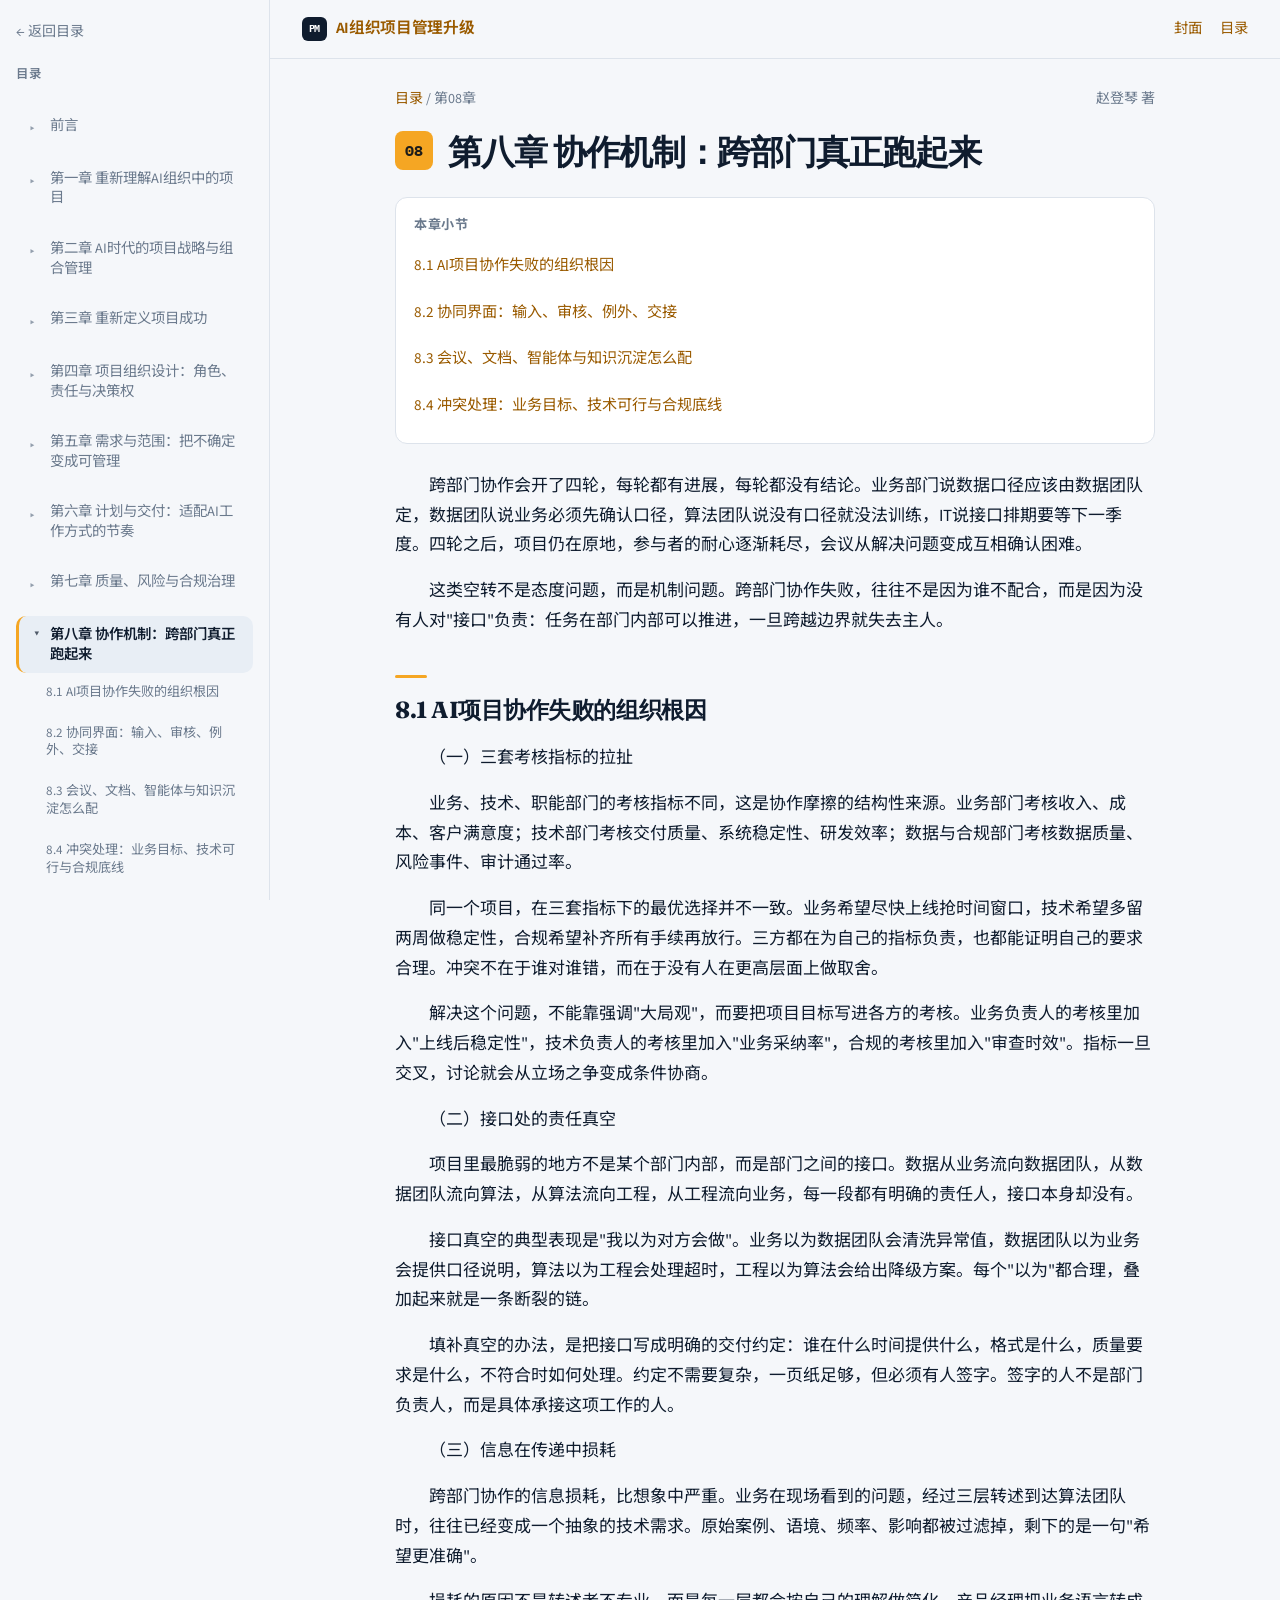
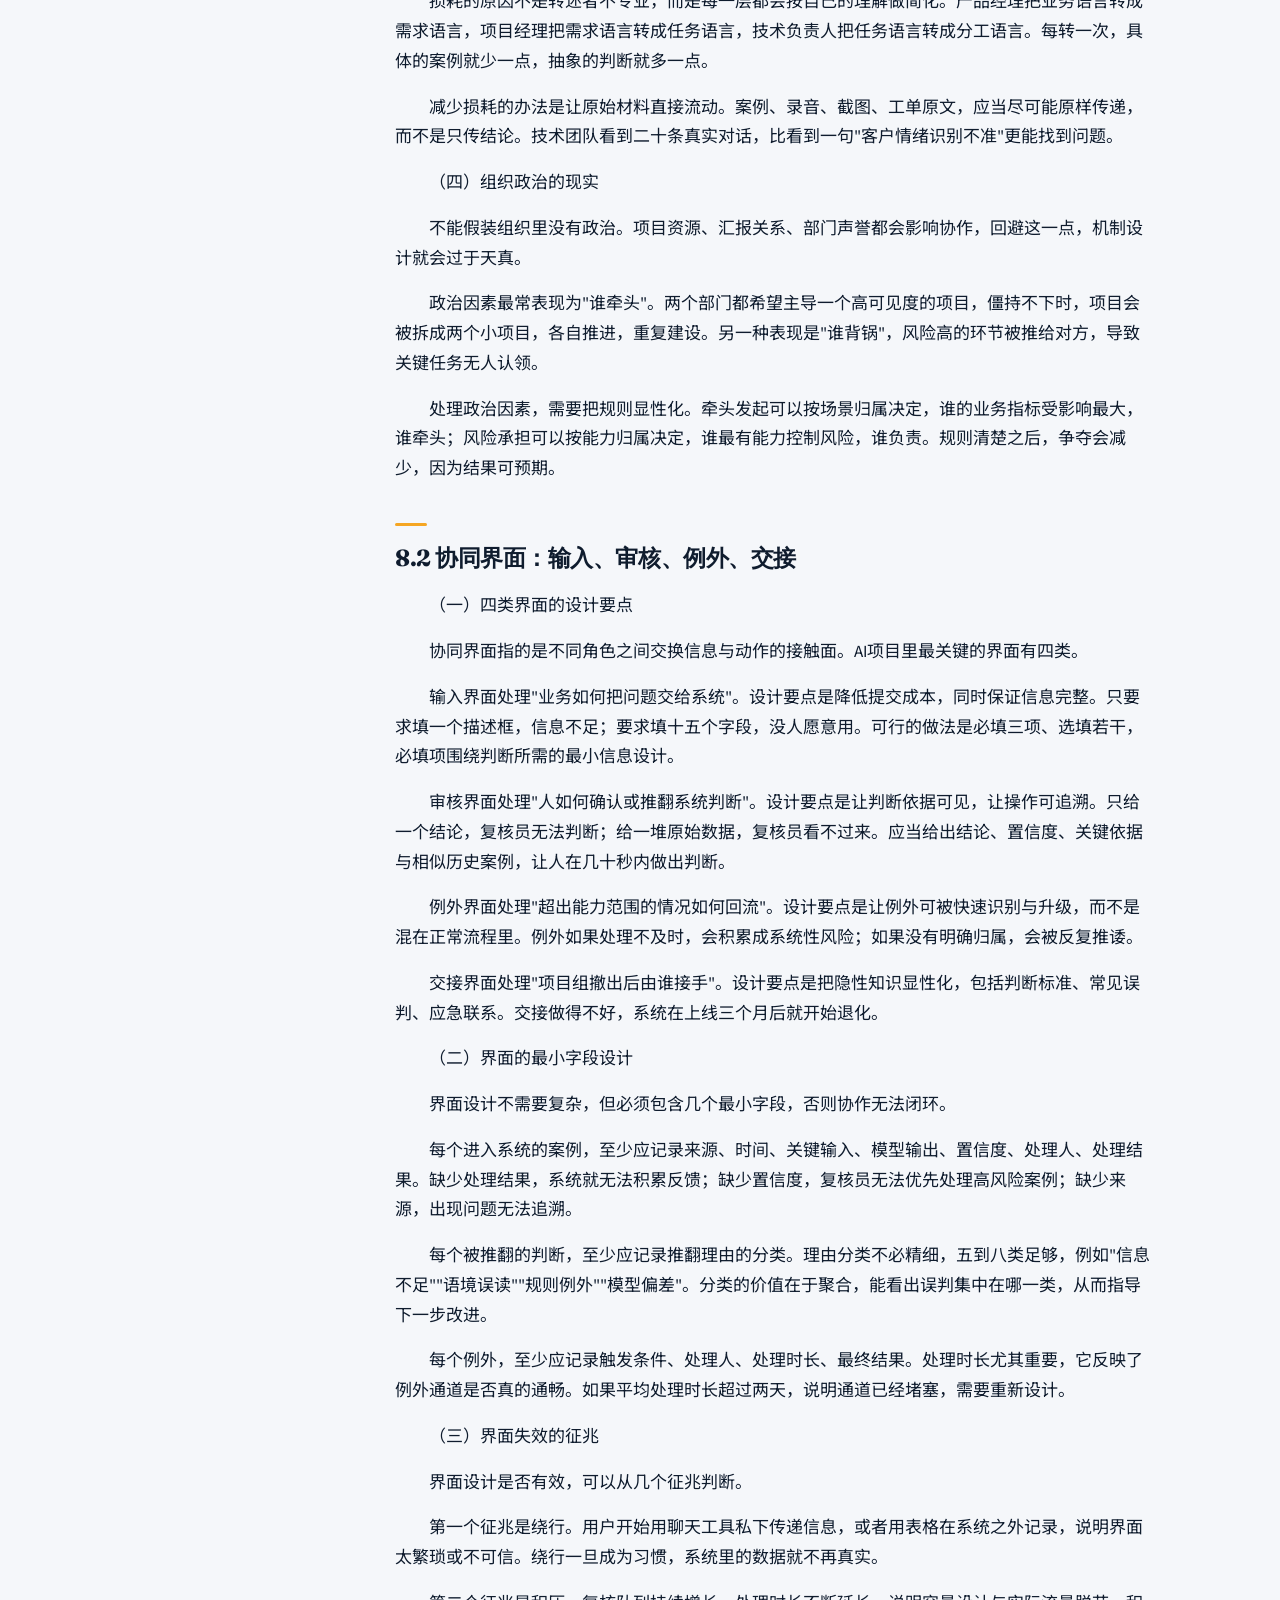
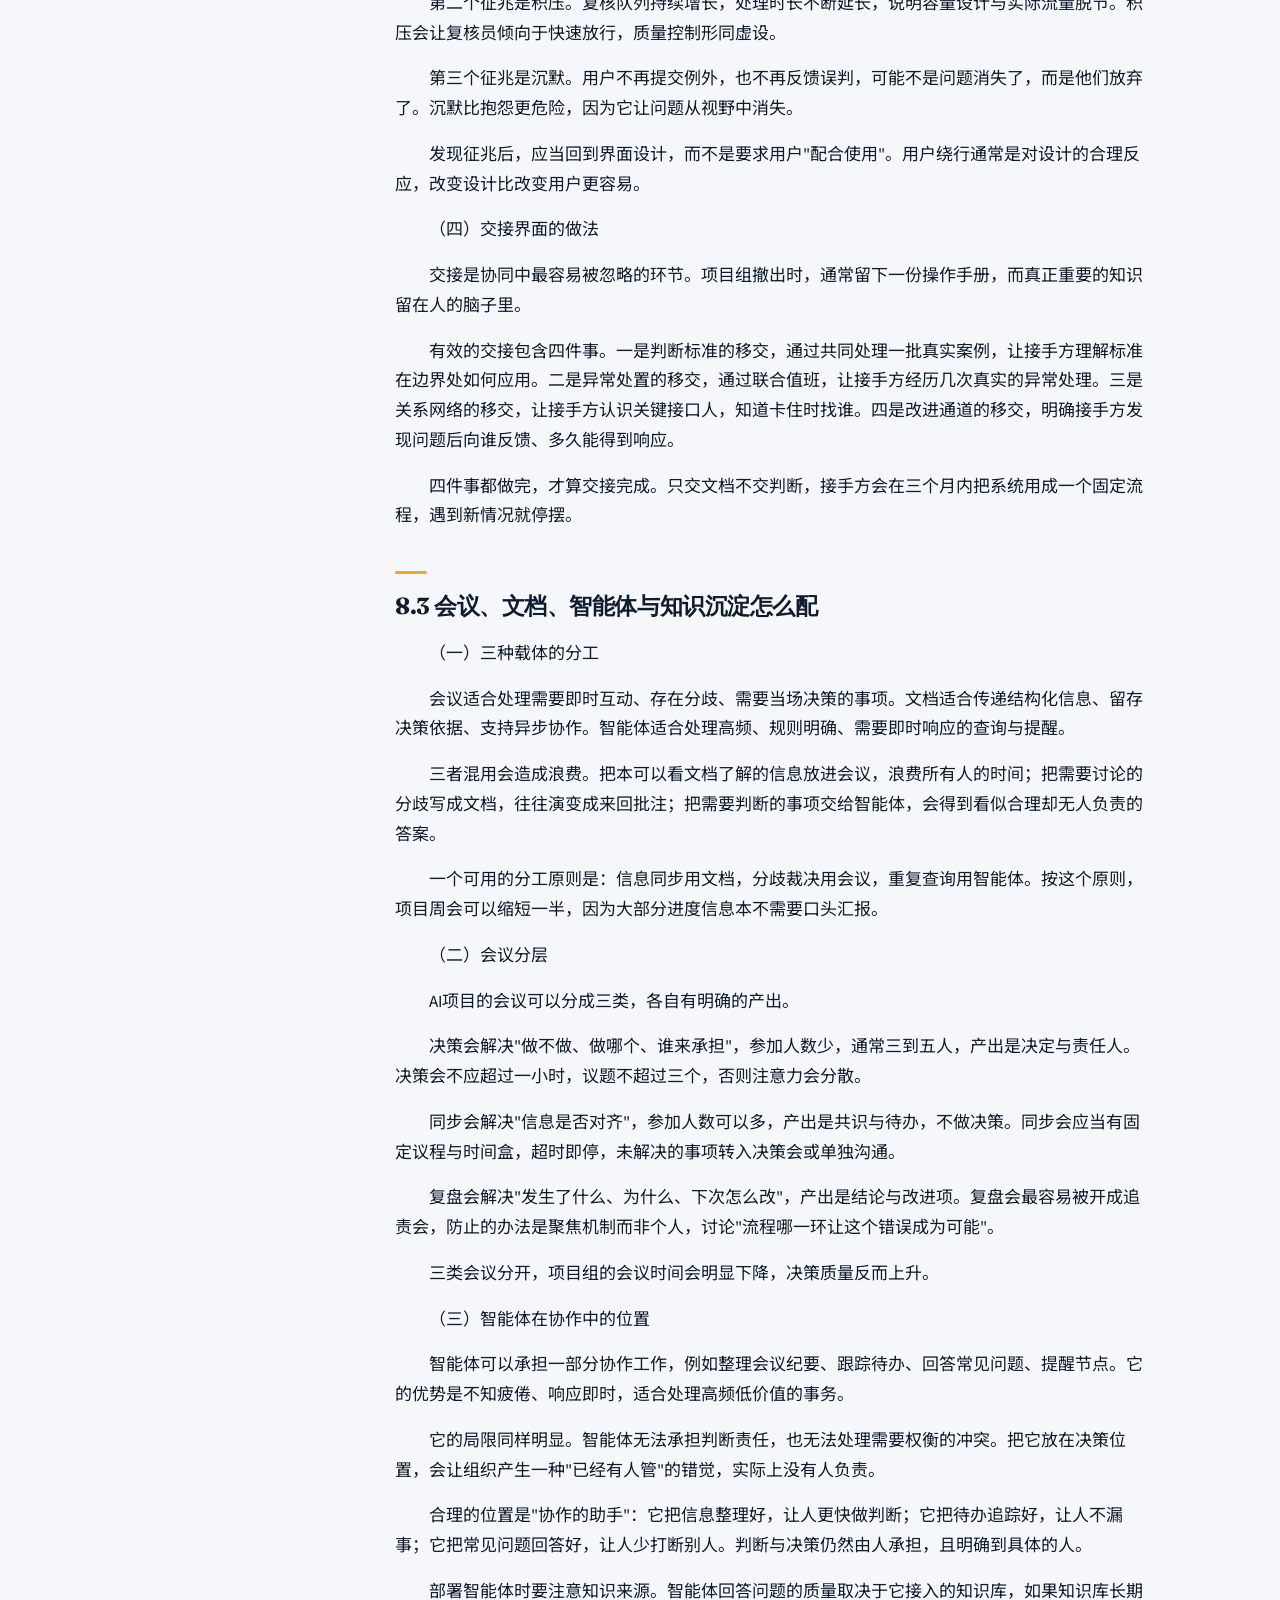
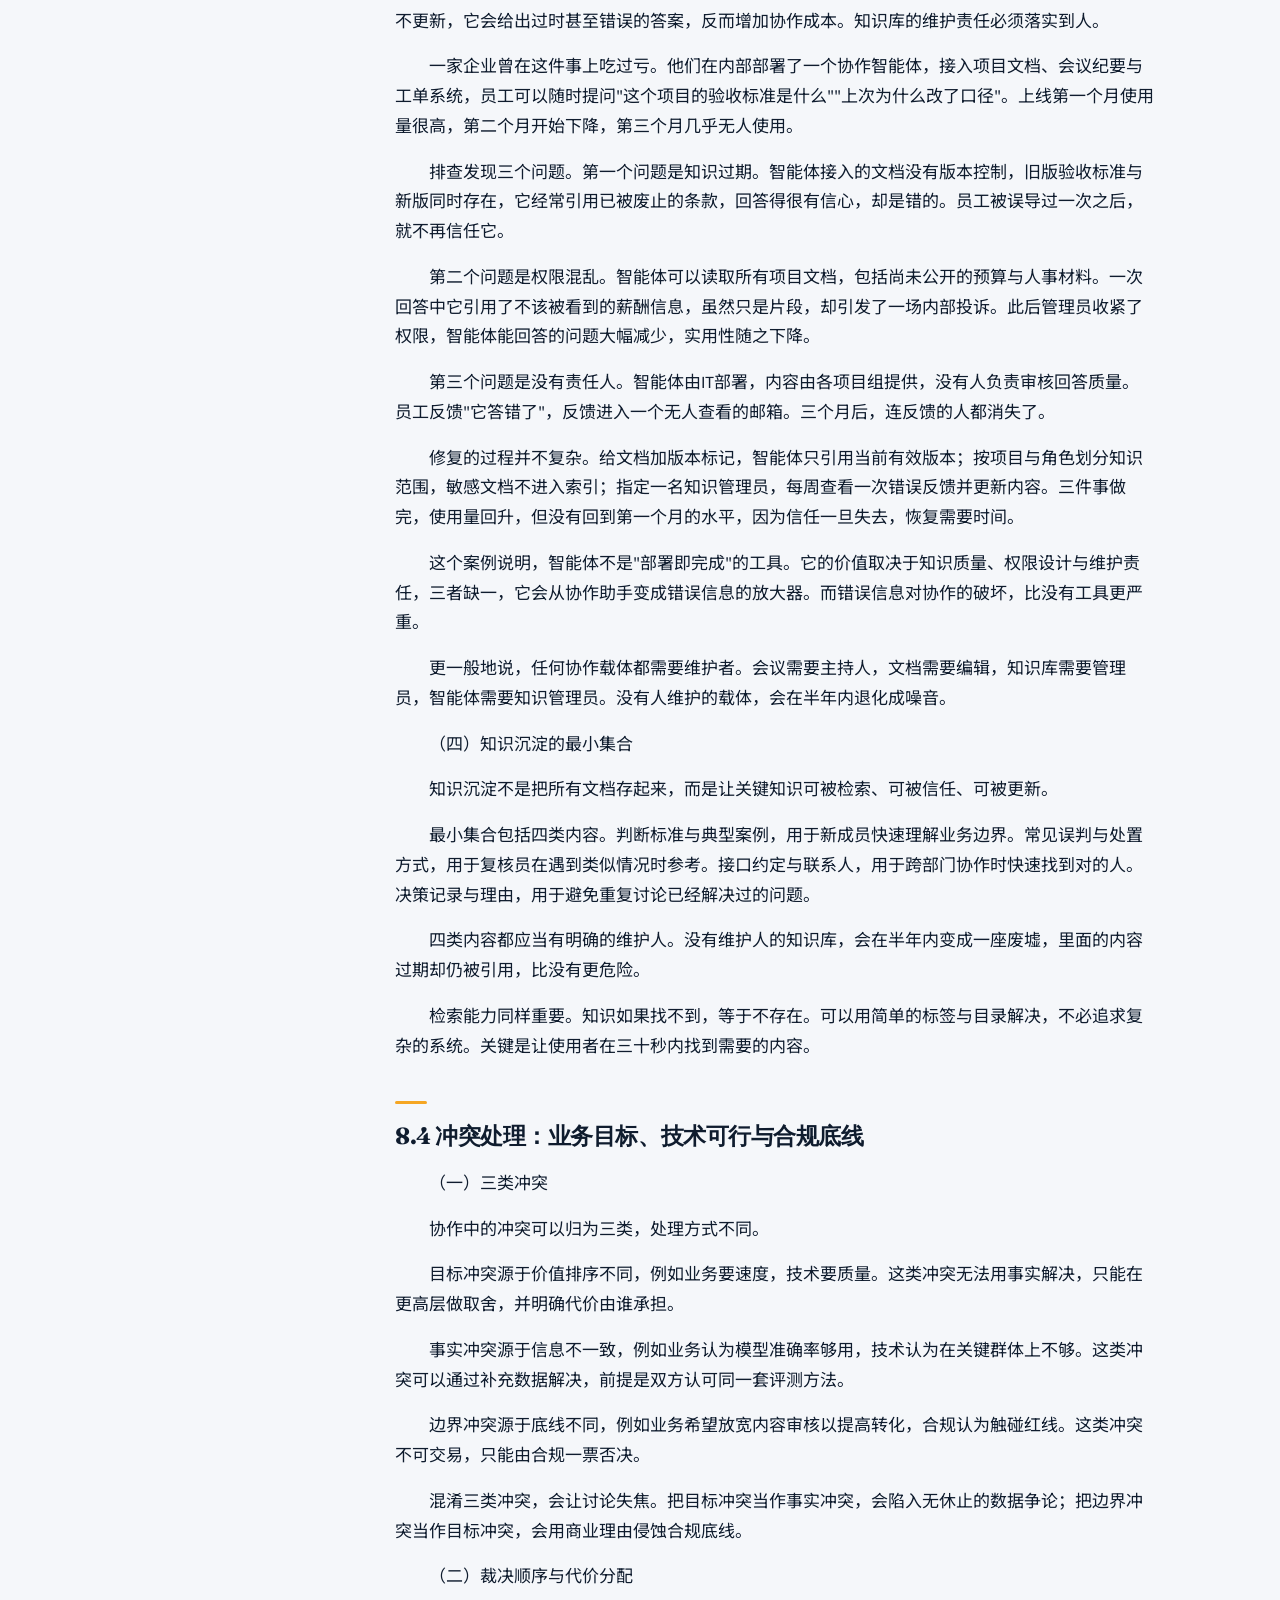
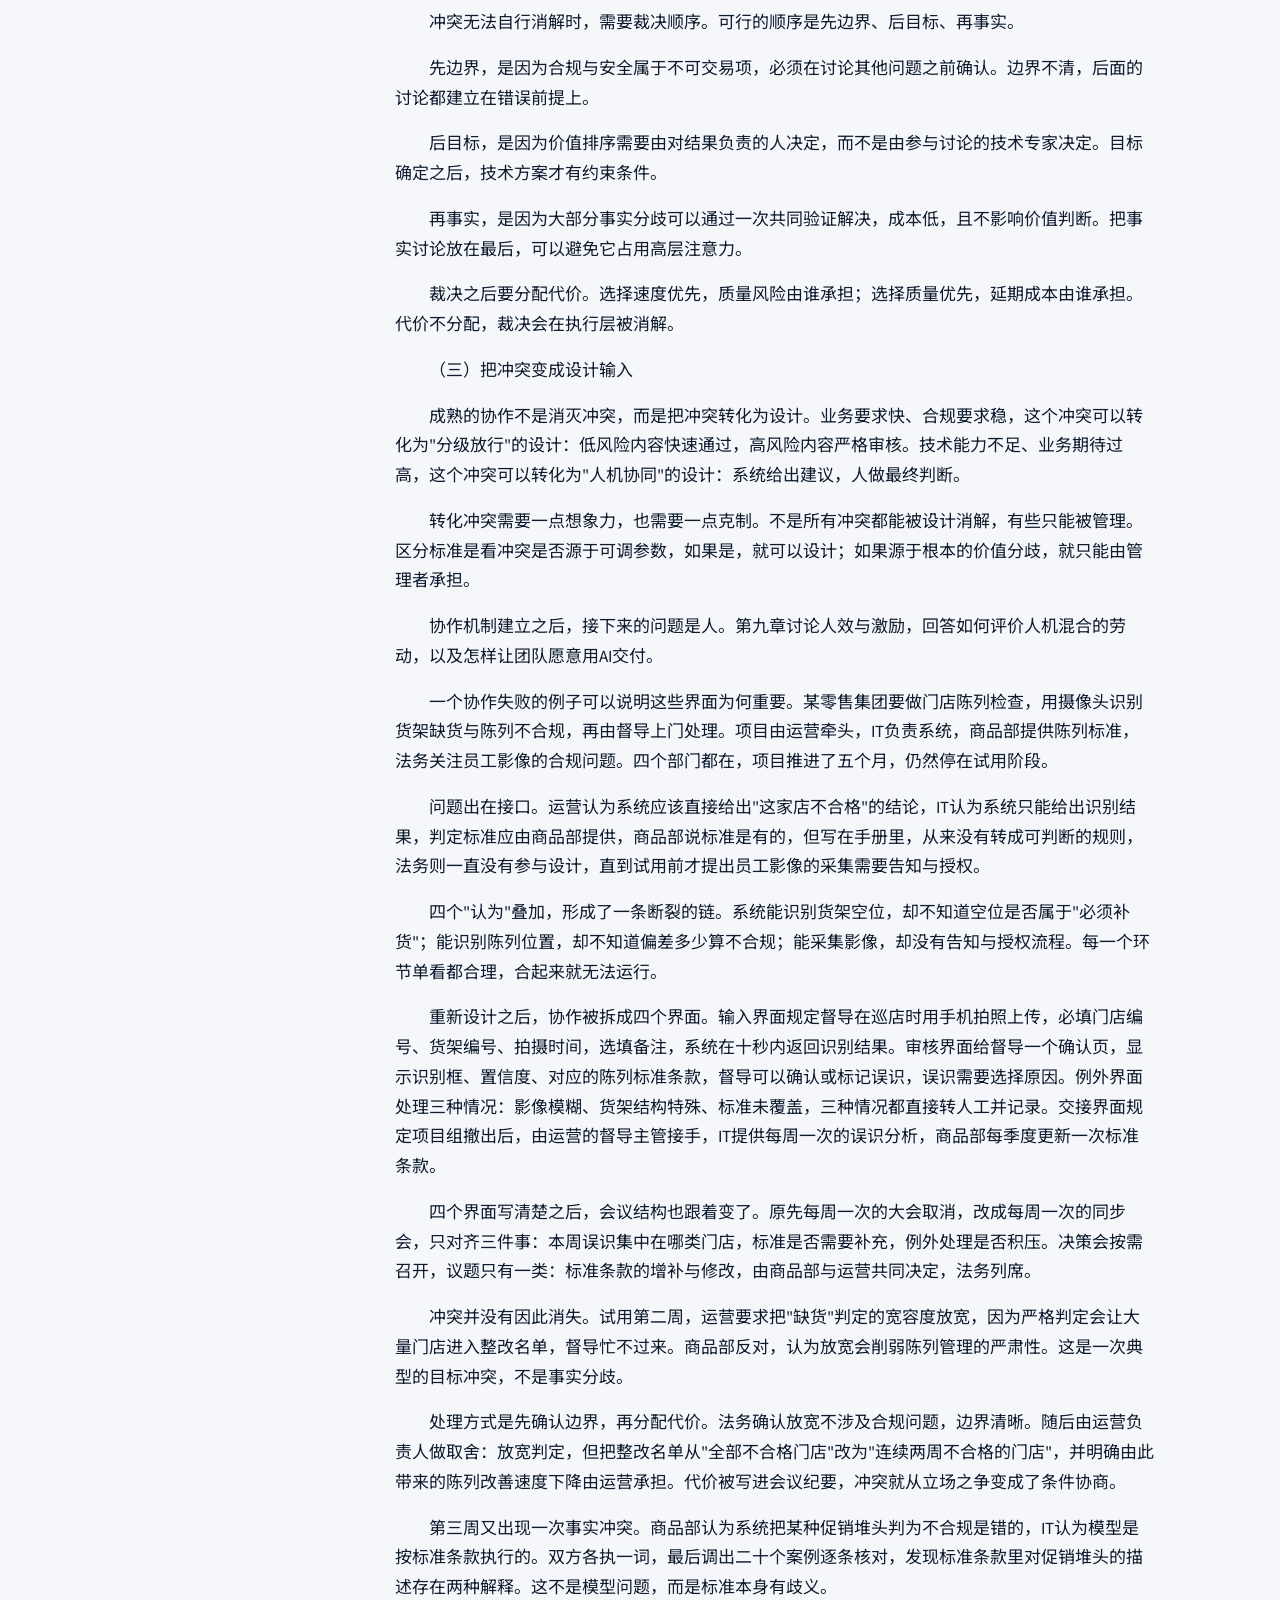
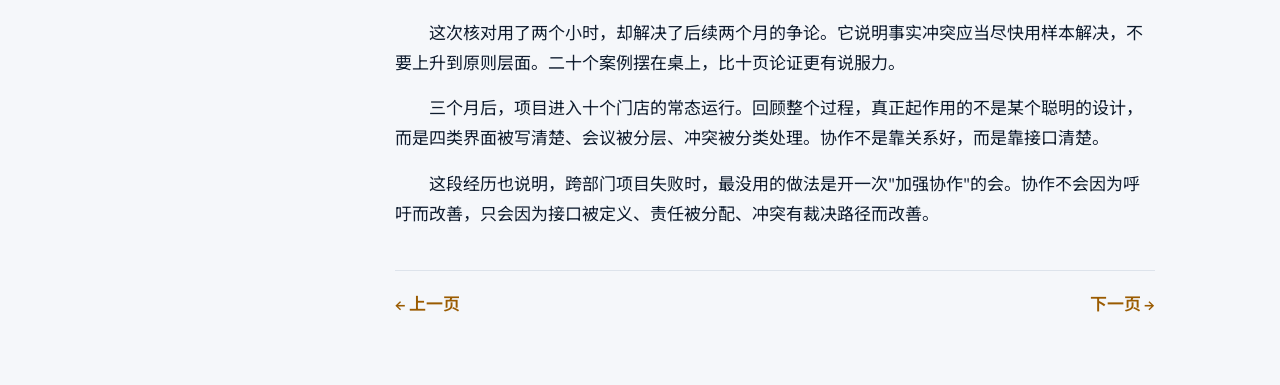
<file: ch08.html>
<!DOCTYPE html>
<html lang="zh-CN">
<head>
  <meta charset="UTF-8" />
  <meta name="viewport" content="width=device-width, initial-scale=1" />
  <title>第八章 协作机制：跨部门真正跑起来 · AI组织项目管理升级</title>
  <link rel="preconnect" href="https://fonts.googleapis.com" />
  <link rel="preconnect" href="https://fonts.gstatic.com" crossorigin />
  <link href="https://fonts.googleapis.com/css2?family=Fraunces:opsz,wght@9..144,500;9..144,650&family=IBM+Plex+Mono:wght@400;500&family=Noto+Sans+SC:wght@400;500;700&family=Source+Sans+3:wght@400;600;700&display=swap" rel="stylesheet" />
  <link rel="stylesheet" href="styles.css" />
  <style>
:root {
  --ha-bg: #f5f7fa;
  --ha-sidebar: #f5f7fa;
  --ha-ink: #0f1c2e;
  --ha-muted: #6b7a8d;
  --ha-line: #dde3eb;
  --ha-active-bg: #e8eef5;
  --ha-accent: #f5a623;
  --ha-accent-ink: #1c1c1a;
}
body.hermes-book {
  background: var(--ha-bg) !important;
  color: var(--ha-ink);
  font-size: 17px;
  line-height: 1.75;
}
body.hermes-book a { color: #9a5b00; }
body.hermes-book a:hover { color: var(--ha-ink); }
.ha-shell {
  display: grid;
  grid-template-columns: 270px minmax(0, 1fr);
  min-height: 100vh;
}
.ha-sidebar {
  position: sticky;
  top: 0;
  align-self: start;
  height: 100vh;
  overflow-y: auto;
  padding: 1.25rem 1rem 1.5rem;
  border-right: 1px solid var(--ha-line);
  background: var(--ha-sidebar);
  display: flex;
  flex-direction: column;
  gap: 0.85rem;
}
.ha-back {
  display: inline-flex;
  align-items: center;
  gap: 0.35rem;
  color: var(--ha-muted) !important;
  text-decoration: none;
  font-size: 0.88rem;
}
.ha-back:hover { color: var(--ha-ink) !important; }
.ha-toc-label {
  font-size: 0.78rem;
  font-weight: 600;
  color: var(--ha-muted);
  letter-spacing: 0.06em;
  margin: 0.35rem 0 0.15rem;
}
.ha-chapters {
  list-style: none;
  margin: 0;
  padding: 0;
  display: flex;
  flex-direction: column;
  gap: 0.15rem;
}
.ha-chapters > li {
  border-radius: 10px;
}
.ha-chapters .chap-toggle {
  display: flex;
  align-items: flex-start;
  gap: 0.35rem;
  width: 100%;
  padding: 0.55rem 0.7rem;
  border: 0;
  border-radius: 10px;
  border-left: 3px solid transparent;
  background: transparent;
  color: var(--ha-muted);
  font: inherit;
  font-size: 0.9rem;
  line-height: 1.35;
  text-align: left;
  cursor: pointer;
}
.ha-chapters .chap-toggle:hover {
  background: rgba(15,28,46,0.04);
  color: var(--ha-ink);
}
.ha-chapters > li.open > .chap-toggle,
.ha-chapters > li.active > .chap-toggle {
  background: var(--ha-active-bg);
  color: var(--ha-ink);
  font-weight: 600;
  border-left-color: var(--ha-accent);
}
.ha-chapters .chap-caret {
  flex: 0 0 auto;
  width: 0.9rem;
  margin-top: 0.15rem;
  color: inherit;
  opacity: 0.7;
  transition: transform 0.15s ease;
}
.ha-chapters > li.open > .chap-toggle .chap-caret {
  transform: rotate(90deg);
}
.ha-chapters .chap-subs {
  list-style: none;
  margin: 0 0 0.35rem;
  padding: 0 0.4rem 0.25rem 1.35rem;
  display: none;
}
.ha-chapters > li.open > .chap-subs {
  display: grid;
  gap: 0.12rem;
}
.ha-chapters .chap-subs a {
  display: block;
  padding: 0.32rem 0.55rem;
  border-radius: 8px;
  text-decoration: none;
  color: var(--ha-muted);
  font-size: 0.82rem;
  line-height: 1.35;
}
.ha-chapters .chap-subs a:hover {
  background: rgba(15,28,46,0.04);
  color: var(--ha-ink);
}
.ha-chapters .chap-subs a.active {
  color: var(--ha-ink);
  font-weight: 600;
  background: rgba(31,111,235,0.08);
}
.ha-side-foot {
  margin-top: auto;
  padding-top: 1rem;
  border-top: 1px solid var(--ha-line);
  display: flex;
  flex-direction: column;
  gap: 0.55rem;
}
.ha-side-foot a {
  color: var(--ha-muted);
  text-decoration: none;
  font-size: 0.88rem;
}
.ha-side-foot a:hover { color: var(--ha-ink); }
.ha-main {
  min-width: 0;
  display: flex;
  flex-direction: column;
}
.ha-topbar {
  display: flex;
  align-items: center;
  justify-content: space-between;
  gap: 1rem;
  padding: 0.95rem 2rem;
  border-bottom: 1px solid var(--ha-line);
  background: rgba(245,247,250,0.92);
  backdrop-filter: blur(8px);
  position: sticky;
  top: 0;
  z-index: 5;
}
.ha-brand {
  display: inline-flex;
  align-items: center;
  gap: 0.55rem;
  text-decoration: none;
  color: var(--ha-ink);
  font-weight: 650;
  font-size: 0.98rem;
  letter-spacing: -0.02em;
}
.ha-brand-mark {
  width: 1.55rem;
  height: 1.55rem;
  border-radius: 6px;
  background: #0f1c2e;
  color: #fff;
  display: grid;
  place-items: center;
  font-size: 0.62rem;
  font-weight: 700;
  font-family: var(--font-mono);
}
.ha-top-links {
  display: flex;
  gap: 1.1rem;
  flex-wrap: wrap;
}
.ha-top-links a {
  color: var(--ha-muted);
  text-decoration: none;
  font-size: 0.9rem;
}
.ha-top-links a:hover { color: var(--ha-ink); }
.ha-article {
  width: min(760px, calc(100% - 3rem));
  margin: 0 auto;
  padding: 1.75rem 0 4rem;
}
.ha-meta {
  display: flex;
  justify-content: space-between;
  align-items: center;
  gap: 1rem;
  color: var(--ha-muted);
  font-size: 0.88rem;
  margin-bottom: 1.25rem;
}
.ha-meta a { color: inherit; text-decoration: none; }
.ha-meta a:hover { color: var(--ha-ink); }
.ha-chapter-head {
  display: flex;
  align-items: flex-start;
  gap: 0.9rem;
  margin-bottom: 1.5rem;
}
.ha-chapter-num {
  flex: 0 0 auto;
  min-width: 2.4rem;
  height: 2.4rem;
  padding: 0 0.55rem;
  border-radius: 8px;
  background: var(--ha-accent);
  color: var(--ha-accent-ink);
  display: grid;
  place-items: center;
  font-family: var(--font-mono);
  font-weight: 700;
  font-size: 0.95rem;
}
.ha-chapter-head h1 {
  margin: 0;
  font-size: clamp(1.55rem, 3vw, 2.15rem);
  border: none;
  padding: 0;
  letter-spacing: -0.03em;
}
.ha-section-list {
  list-style: none;
  margin: 0;
  padding: 0;
  display: flex;
  flex-direction: column;
  gap: 0.05rem;
}
.ha-section-list a {
  display: block;
  padding: 0.35rem 0.55rem;
  border-radius: 8px;
  text-decoration: none;
  color: var(--ha-muted);
  font-size: 0.82rem;
  line-height: 1.35;
}
.ha-section-list a:hover {
  background: rgba(15,28,46,0.04);
  color: var(--ha-ink);
}
.ha-content h2 {
  border-top: none;
  padding-top: 0.2rem;
  margin-top: 2.2rem;
}
.ha-content h2::before {
  content: "";
  display: block;
  width: 2rem;
  height: 3px;
  background: var(--ha-accent);
  margin-bottom: 0.75rem;
  border-radius: 2px;
}
.ha-content p { margin: 0 0 1rem; text-indent: 2em; }
.ha-sec-box {
  margin: 0 0 1.75rem;
  padding: 1rem 1.15rem 1.05rem;
  border-radius: 12px;
  background: #fff;
  border: 1px solid var(--ha-line);
}
.ha-sec-box .label {
  margin: 0 0 0.55rem;
  font-size: 0.82rem;
  font-weight: 700;
  color: var(--ha-muted);
  letter-spacing: 0.04em;
}
.ha-sec-box ul {
  list-style: none;
  margin: 0;
  padding: 0;
  display: grid;
  gap: 0.35rem;
}
.ha-sec-box a {
  text-decoration: none;
  color: var(--ha-ink);
  font-size: 0.95rem;
}
.ha-sec-box a:hover { color: #1554b5; }
.book-block {
  margin: 0 0 1rem;
  padding: 1rem 1.1rem 1.05rem;
  border-radius: 12px;
  background: #fff;
  border: 1px solid var(--ha-line);
}
.book-block h2 {
  margin: 0 0 0.55rem;
  font-size: 1.05rem;
  border: none;
  padding: 0;
  display: flex;
  gap: 0.65rem;
  align-items: baseline;
}
.book-block h2 a { text-decoration: none; color: var(--ha-ink); }
.book-block h2 .num {
  display: inline-grid;
  place-items: center;
  width: 1.85rem;
  height: 1.85rem;
  border-radius: 7px;
  background: var(--ha-accent);
  color: var(--ha-accent-ink);
  font-family: var(--font-mono);
  font-size: 0.82rem;
  font-weight: 700;
}
.book-block ul.secs {
  list-style: none;
  margin: 0;
  padding: 0;
  color: #3a4652;
  font-size: 0.92rem;
  display: grid;
  gap: 0.28rem;
}
.book-block ul.secs a { text-decoration: none; color: #3a4652; }
.book-block ul.secs a:hover { color: #1554b5; }
.figcap { color: var(--ha-muted); font-size: 0.9rem; text-align: center; margin: 0.25rem 0 1rem; }
.table-wrap { overflow-x: auto; margin: 1rem 0; }
.table-wrap table { width: 100%; border-collapse: collapse; font-size: 0.92rem; }
.table-wrap th, .table-wrap td { border: 1px solid var(--ha-line); padding: 0.45rem 0.6rem; text-align: left; vertical-align: top; }
.table-wrap th { background: #e8eef5; }
.figure img { max-width: 100%; height: auto; border-radius: 10px; border: 1px solid var(--ha-line); }
.ha-footer-nav {
  display: flex;
  justify-content: space-between;
  gap: 1rem;
  margin-top: 2.5rem;
  padding-top: 1.25rem;
  border-top: 1px solid var(--ha-line);
}
.ha-footer-nav a {
  text-decoration: none;
  color: var(--ha-ink);
  font-weight: 600;
}
.ha-index-list {
  list-style: none;
  margin: 0;
  padding: 0;
  display: flex;
  flex-direction: column;
  gap: 0.45rem;
}
.ha-index-list a {
  display: grid;
  grid-template-columns: 2.6rem 1fr;
  gap: 0.85rem;
  align-items: center;
  padding: 0.95rem 1rem;
  border-radius: 12px;
  text-decoration: none;
  color: var(--ha-ink);
  background: #fff;
  border: 1px solid var(--ha-line);
}
.ha-index-list a:hover { border-color: #c5d0de; background: #f8fafc; }
.ha-index-list .num {
  width: 2.4rem;
  height: 2.4rem;
  border-radius: 8px;
  background: var(--ha-accent);
  color: var(--ha-accent-ink);
  display: grid;
  place-items: center;
  font-family: var(--font-mono);
  font-weight: 700;
}
.ha-author {
  margin: 0 0 1.5rem;
  padding: 1.1rem 1.2rem;
  border-radius: 12px;
  background: #fff;
  border: 1px solid var(--ha-line);
}
.ha-author h2 {
  margin: 0 0 0.45rem;
  font-size: 1.05rem;
  border: none;
  padding: 0;
}
.ha-author p { margin: 0; color: #3a4652; font-size: 0.98rem; }
.ha-cover-thumb {
  display: inline-block;
  line-height: 0;
  border-radius: 8px;
  overflow: hidden;
  border: 1px solid var(--ha-line);
  margin: 0 0 1.25rem;
}
.ha-cover-thumb img {
  width: min(240px, 100%);
  height: auto;
  display: block;
}
@media (max-width: 920px) {
  .ha-shell { grid-template-columns: 1fr; }
  .ha-sidebar {
    position: static;
    height: auto;
    max-height: none;
    border-right: none;
    border-bottom: 1px solid var(--ha-line);
  }
  .ha-article { width: min(760px, calc(100% - 2rem)); }
  .ha-topbar { padding: 0.85rem 1rem; }
}
</style>
</head>
<body class="hermes-book">
  <div class="ha-shell">
    <aside class="ha-sidebar" aria-label="目录">
      <a class="ha-back" href="index.html">← 返回目录</a>
      <div class="ha-toc-label">目录</div>
      <ul class="ha-chapters">
        <li data-chap="ch00.html"><button type="button" class="chap-toggle" aria-expanded="false"><span class="chap-caret" aria-hidden="true">▸</span><span>前言</span></button><ul class="chap-subs"><li><a href="ch00.html#0-1-这本书想解决什么问题">0.1 这本书想解决什么问题</a></li><li><a href="ch00.html#0-2-写给谁看">0.2 写给谁看</a></li><li><a href="ch00.html#0-3-三个基本判断">0.3 三个基本判断</a></li><li><a href="ch00.html#0-4-全书结构">0.4 全书结构</a></li><li><a href="ch00.html#0-5-关于案例与数据的说明">0.5 关于案例与数据的说明</a></li><li><a href="ch00.html#0-6-一个提醒">0.6 一个提醒</a></li></ul></li><li data-chap="ch01.html"><button type="button" class="chap-toggle" aria-expanded="false"><span class="chap-caret" aria-hidden="true">▸</span><span>第一章 重新理解AI组织中的项目</span></button><ul class="chap-subs"><li><a href="ch01.html#1-1-从数字化项目到AI原生项目">1.1 从数字化项目到AI原生项目</a></li><li><a href="ch01.html#1-2-项目失败的常见归因为何失效">1.2 项目失败的常见归因为何失效</a></li><li><a href="ch01.html#1-3-人机协同如何改写交付单元">1.3 人机协同如何改写交付单元</a></li><li><a href="ch01.html#1-4-本书框架与使用方法">1.4 本书框架与使用方法</a></li></ul></li><li data-chap="ch02.html"><button type="button" class="chap-toggle" aria-expanded="false"><span class="chap-caret" aria-hidden="true">▸</span><span>第二章 AI时代的项目战略与组合管理</span></button><ul class="chap-subs"><li><a href="ch02.html#2-1-从项目清单到能力与价值组合">2.1 从项目清单到能力与价值组合</a></li><li><a href="ch02.html#2-2-什么样的事值得做成项目">2.2 什么样的事值得做成项目</a></li><li><a href="ch02.html#2-3-AI投入的优先级与止损机制">2.3 AI投入的优先级与止损机制</a></li><li><a href="ch02.html#2-4-组合看板-战略对齐与资源再平衡">2.4 组合看板：战略对齐与资源再平衡</a></li></ul></li><li data-chap="ch03.html"><button type="button" class="chap-toggle" aria-expanded="false"><span class="chap-caret" aria-hidden="true">▸</span><span>第三章 重新定义项目成功</span></button><ul class="chap-subs"><li><a href="ch03.html#3-1-从按期上线到可验证的业务结果">3.1 从按期上线到可验证的业务结果</a></li><li><a href="ch03.html#3-2-过程指标-结果指标与学习指标">3.2 过程指标、结果指标与学习指标</a></li><li><a href="ch03.html#3-3-AI项目的验收口径怎么定">3.3 AI项目的验收口径怎么定</a></li><li><a href="ch03.html#3-4-失败-试点与规模化的判定标准">3.4 失败、试点与规模化的判定标准</a></li></ul></li><li data-chap="ch04.html"><button type="button" class="chap-toggle" aria-expanded="false"><span class="chap-caret" aria-hidden="true">▸</span><span>第四章 项目组织设计：角色、责任与决策权</span></button><ul class="chap-subs"><li><a href="ch04.html#4-1-产品-业务-数据-算法-工程如何编队">4.1 产品、业务、数据、算法、工程如何编队</a></li><li><a href="ch04.html#4-2-人机分工与关键决策分级">4.2 人机分工与关键决策分级</a></li><li><a href="ch04.html#4-3-项目经理的新定位-从进度官到协同设计师">4.3 项目经理的新定位：从进度官到协同设计师</a></li><li><a href="ch04.html#4-4-责任域-升级路径与决策台账">4.4 责任域、升级路径与决策台账</a></li></ul></li><li data-chap="ch05.html"><button type="button" class="chap-toggle" aria-expanded="false"><span class="chap-caret" aria-hidden="true">▸</span><span>第五章 需求与范围：把不确定变成可管理</span></button><ul class="chap-subs"><li><a href="ch05.html#5-1-AI需求为什么总是-看起来清楚-做起来漂移">5.1 AI需求为什么总是"看起来清楚、做起来漂移"</a></li><li><a href="ch05.html#5-2-问题定义-约束边界与不可自动化清单">5.2 问题定义、约束边界与不可自动化清单</a></li><li><a href="ch05.html#5-3-范围分层-MVP-增强版与禁区">5.3 范围分层：MVP、增强版与禁区</a></li><li><a href="ch05.html#5-4-变更控制-允许探索-但不允许无底线膨胀">5.4 变更控制：允许探索，但不允许无底线膨胀</a></li></ul></li><li data-chap="ch06.html"><button type="button" class="chap-toggle" aria-expanded="false"><span class="chap-caret" aria-hidden="true">▸</span><span>第六章 计划与交付：适配AI工作方式的节奏</span></button><ul class="chap-subs"><li><a href="ch06.html#6-1-为什么传统瀑布和纯敏捷都容易失灵">6.1 为什么传统瀑布和纯敏捷都容易失灵</a></li><li><a href="ch06.html#6-2-双轨节奏-探索轨与交付轨">6.2 双轨节奏：探索轨与交付轨</a></li><li><a href="ch06.html#6-3-里程碑设计-数据-模型-流程-治理四条线">6.3 里程碑设计：数据、模型、流程、治理四条线</a></li><li><a href="ch06.html#6-4-人机并行下的依赖管理与缓冲策略">6.4 人机并行下的依赖管理与缓冲策略</a></li></ul></li><li data-chap="ch07.html"><button type="button" class="chap-toggle" aria-expanded="false"><span class="chap-caret" aria-hidden="true">▸</span><span>第七章 质量、风险与合规治理</span></button><ul class="chap-subs"><li><a href="ch07.html#7-1-AI项目的质量不只是-测通了">7.1 AI项目的质量不只是"测通了"</a></li><li><a href="ch07.html#7-2-模型风险-数据风险-流程风险与责任风险">7.2 模型风险、数据风险、流程风险与责任风险</a></li><li><a href="ch07.html#7-3-验证机制-抽样-回测-人工复核与回滚">7.3 验证机制：抽样、回测、人工复核与回滚</a></li><li><a href="ch07.html#7-4-隐私-安全-伦理与审计如何嵌入交付">7.4 隐私、安全、伦理与审计如何嵌入交付</a></li></ul></li><li class="open active" data-chap="ch08.html"><button type="button" class="chap-toggle" aria-expanded="true"><span class="chap-caret" aria-hidden="true">▸</span><span>第八章 协作机制：跨部门真正跑起来</span></button><ul class="chap-subs"><li><a href="ch08.html#8-1-AI项目协作失败的组织根因">8.1 AI项目协作失败的组织根因</a></li><li><a href="ch08.html#8-2-协同界面-输入-审核-例外-交接">8.2 协同界面：输入、审核、例外、交接</a></li><li><a href="ch08.html#8-3-会议-文档-智能体与知识沉淀怎么配">8.3 会议、文档、智能体与知识沉淀怎么配</a></li><li><a href="ch08.html#8-4-冲突处理-业务目标-技术可行与合规底线">8.4 冲突处理：业务目标、技术可行与合规底线</a></li></ul></li><li data-chap="ch09.html"><button type="button" class="chap-toggle" aria-expanded="false"><span class="chap-caret" aria-hidden="true">▸</span><span>第九章 人效与激励：让团队愿意用AI交付</span></button><ul class="chap-subs"><li><a href="ch09.html#9-1-从工时核算到判断密度与交付质量">9.1 从工时核算到判断密度与交付质量</a></li><li><a href="ch09.html#9-2-AI贡献如何进入项目评价">9.2 AI贡献如何进入项目评价</a></li><li><a href="ch09.html#9-3-项目经理-专家与执行角色的差异化激励">9.3 项目经理、专家与执行角色的差异化激励</a></li><li><a href="ch09.html#9-4-能力建设-项目团队的AI素养与带教机制">9.4 能力建设：项目团队的AI素养与带教机制</a></li></ul></li><li data-chap="ch10.html"><button type="button" class="chap-toggle" aria-expanded="false"><span class="chap-caret" aria-hidden="true">▸</span><span>第十章 落地路径：从试点到规模化升级</span></button><ul class="chap-subs"><li><a href="ch10.html#10-1-成熟度评估与改造切入点选择">10.1 成熟度评估与改造切入点选择</a></li><li><a href="ch10.html#10-2-90天升级计划与一年演进路线">10.2 90天升级计划与一年演进路线</a></li><li><a href="ch10.html#10-3-可复用的项目操作系统">10.3 可复用的项目操作系统</a></li><li><a href="ch10.html#10-4-典型场景案例与避坑清单">10.4 典型场景案例与避坑清单</a></li></ul></li><li data-chap="appendix.html"><button type="button" class="chap-toggle" aria-expanded="false"><span class="chap-caret" aria-hidden="true">▸</span><span>附录</span></button><ul class="chap-subs"><li><a href="appendix.html#A-1-AI项目管理工具箱">A.1 AI项目管理工具箱</a></li><li><a href="appendix.html#A-2-角色职责-决策分级与验收模板">A.2 角色职责、决策分级与验收模板</a></li><li><a href="appendix.html#A-3-自检清单与复盘表">A.3 自检清单与复盘表</a></li><li><a href="appendix.html#A-4-使用说明与常见误用">A.4 使用说明与常见误用</a></li></ul></li>
      </ul>
      <div class="ha-side-foot">
        <a href="cover.html">封面</a>
        <a href="index.html">目录</a>
      </div>
    </aside>
    <div class="ha-main">
      <header class="ha-topbar">
        <a class="ha-brand" href="index.html">
          <span class="ha-brand-mark">PM</span>
          AI组织项目管理升级
        </a>
        <div class="ha-top-links">
          <a href="cover.html">封面</a>
          <a href="index.html">目录</a>
        </div>
      </header>
      <article class="ha-article">
        <div class="ha-meta">
          <div><a href="index.html">目录</a> / 第08章</div>
          <div>赵登琴 著</div>
        </div>
        <div class="ha-chapter-head">
          <div class="ha-chapter-num">08</div>
          <h1>第八章 协作机制：跨部门真正跑起来</h1>
        </div>
        <nav class="ha-sec-box" aria-label="本章小节">
          <div class="label">本章小节</div>
          <ul>
<li><a href="#8-1-AI项目协作失败的组织根因">8.1 AI项目协作失败的组织根因</a></li><li><a href="#8-2-协同界面-输入-审核-例外-交接">8.2 协同界面：输入、审核、例外、交接</a></li><li><a href="#8-3-会议-文档-智能体与知识沉淀怎么配">8.3 会议、文档、智能体与知识沉淀怎么配</a></li><li><a href="#8-4-冲突处理-业务目标-技术可行与合规底线">8.4 冲突处理：业务目标、技术可行与合规底线</a></li>
          </ul>
        </nav>
        <div class="ha-content">
<p>跨部门协作会开了四轮，每轮都有进展，每轮都没有结论。业务部门说数据口径应该由数据团队定，数据团队说业务必须先确认口径，算法团队说没有口径就没法训练，IT说接口排期要等下一季度。四轮之后，项目仍在原地，参与者的耐心逐渐耗尽，会议从解决问题变成互相确认困难。</p>
<p>这类空转不是态度问题，而是机制问题。跨部门协作失败，往往不是因为谁不配合，而是因为没有人对"接口"负责：任务在部门内部可以推进，一旦跨越边界就失去主人。</p>
<h2 id="8-1-AI项目协作失败的组织根因">8.1 AI项目协作失败的组织根因</h2>
<p>（一）三套考核指标的拉扯</p>
<p>业务、技术、职能部门的考核指标不同，这是协作摩擦的结构性来源。业务部门考核收入、成本、客户满意度；技术部门考核交付质量、系统稳定性、研发效率；数据与合规部门考核数据质量、风险事件、审计通过率。</p>
<p>同一个项目，在三套指标下的最优选择并不一致。业务希望尽快上线抢时间窗口，技术希望多留两周做稳定性，合规希望补齐所有手续再放行。三方都在为自己的指标负责，也都能证明自己的要求合理。冲突不在于谁对谁错，而在于没有人在更高层面上做取舍。</p>
<p>解决这个问题，不能靠强调"大局观"，而要把项目目标写进各方的考核。业务负责人的考核里加入"上线后稳定性"，技术负责人的考核里加入"业务采纳率"，合规的考核里加入"审查时效"。指标一旦交叉，讨论就会从立场之争变成条件协商。</p>
<p>（二）接口处的责任真空</p>
<p>项目里最脆弱的地方不是某个部门内部，而是部门之间的接口。数据从业务流向数据团队，从数据团队流向算法，从算法流向工程，从工程流向业务，每一段都有明确的责任人，接口本身却没有。</p>
<p>接口真空的典型表现是"我以为对方会做"。业务以为数据团队会清洗异常值，数据团队以为业务会提供口径说明，算法以为工程会处理超时，工程以为算法会给出降级方案。每个"以为"都合理，叠加起来就是一条断裂的链。</p>
<p>填补真空的办法，是把接口写成明确的交付约定：谁在什么时间提供什么，格式是什么，质量要求是什么，不符合时如何处理。约定不需要复杂，一页纸足够，但必须有人签字。签字的人不是部门负责人，而是具体承接这项工作的人。</p>
<p>（三）信息在传递中损耗</p>
<p>跨部门协作的信息损耗，比想象中严重。业务在现场看到的问题，经过三层转述到达算法团队时，往往已经变成一个抽象的技术需求。原始案例、语境、频率、影响都被过滤掉，剩下的是一句"希望更准确"。</p>
<p>损耗的原因不是转述者不专业，而是每一层都会按自己的理解做简化。产品经理把业务语言转成需求语言，项目经理把需求语言转成任务语言，技术负责人把任务语言转成分工语言。每转一次，具体的案例就少一点，抽象的判断就多一点。</p>
<p>减少损耗的办法是让原始材料直接流动。案例、录音、截图、工单原文，应当尽可能原样传递，而不是只传结论。技术团队看到二十条真实对话，比看到一句"客户情绪识别不准"更能找到问题。</p>
<p>（四）组织政治的现实</p>
<p>不能假装组织里没有政治。项目资源、汇报关系、部门声誉都会影响协作，回避这一点，机制设计就会过于天真。</p>
<p>政治因素最常表现为"谁牵头"。两个部门都希望主导一个高可见度的项目，僵持不下时，项目会被拆成两个小项目，各自推进，重复建设。另一种表现是"谁背锅"，风险高的环节被推给对方，导致关键任务无人认领。</p>
<p>处理政治因素，需要把规则显性化。牵头发起可以按场景归属决定，谁的业务指标受影响最大，谁牵头；风险承担可以按能力归属决定，谁最有能力控制风险，谁负责。规则清楚之后，争夺会减少，因为结果可预期。</p>
<h2 id="8-2-协同界面-输入-审核-例外-交接">8.2 协同界面：输入、审核、例外、交接</h2>
<p>（一）四类界面的设计要点</p>
<p>协同界面指的是不同角色之间交换信息与动作的接触面。AI项目里最关键的界面有四类。</p>
<p>输入界面处理"业务如何把问题交给系统"。设计要点是降低提交成本，同时保证信息完整。只要求填一个描述框，信息不足；要求填十五个字段，没人愿意用。可行的做法是必填三项、选填若干，必填项围绕判断所需的最小信息设计。</p>
<p>审核界面处理"人如何确认或推翻系统判断"。设计要点是让判断依据可见，让操作可追溯。只给一个结论，复核员无法判断；给一堆原始数据，复核员看不过来。应当给出结论、置信度、关键依据与相似历史案例，让人在几十秒内做出判断。</p>
<p>例外界面处理"超出能力范围的情况如何回流"。设计要点是让例外可被快速识别与升级，而不是混在正常流程里。例外如果处理不及时，会积累成系统性风险；如果没有明确归属，会被反复推诿。</p>
<p>交接界面处理"项目组撤出后由谁接手"。设计要点是把隐性知识显性化，包括判断标准、常见误判、应急联系。交接做得不好，系统在上线三个月后就开始退化。</p>
<p>（二）界面的最小字段设计</p>
<p>界面设计不需要复杂，但必须包含几个最小字段，否则协作无法闭环。</p>
<p>每个进入系统的案例，至少应记录来源、时间、关键输入、模型输出、置信度、处理人、处理结果。缺少处理结果，系统就无法积累反馈；缺少置信度，复核员无法优先处理高风险案例；缺少来源，出现问题无法追溯。</p>
<p>每个被推翻的判断，至少应记录推翻理由的分类。理由分类不必精细，五到八类足够，例如"信息不足""语境误读""规则例外""模型偏差"。分类的价值在于聚合，能看出误判集中在哪一类，从而指导下一步改进。</p>
<p>每个例外，至少应记录触发条件、处理人、处理时长、最终结果。处理时长尤其重要，它反映了例外通道是否真的通畅。如果平均处理时长超过两天，说明通道已经堵塞，需要重新设计。</p>
<p>（三）界面失效的征兆</p>
<p>界面设计是否有效，可以从几个征兆判断。</p>
<p>第一个征兆是绕行。用户开始用聊天工具私下传递信息，或者用表格在系统之外记录，说明界面太繁琐或不可信。绕行一旦成为习惯，系统里的数据就不再真实。</p>
<p>第二个征兆是积压。复核队列持续增长，处理时长不断延长，说明容量设计与实际流量脱节。积压会让复核员倾向于快速放行，质量控制形同虚设。</p>
<p>第三个征兆是沉默。用户不再提交例外，也不再反馈误判，可能不是问题消失了，而是他们放弃了。沉默比抱怨更危险，因为它让问题从视野中消失。</p>
<p>发现征兆后，应当回到界面设计，而不是要求用户"配合使用"。用户绕行通常是对设计的合理反应，改变设计比改变用户更容易。</p>
<p>（四）交接界面的做法</p>
<p>交接是协同中最容易被忽略的环节。项目组撤出时，通常留下一份操作手册，而真正重要的知识留在人的脑子里。</p>
<p>有效的交接包含四件事。一是判断标准的移交，通过共同处理一批真实案例，让接手方理解标准在边界处如何应用。二是异常处置的移交，通过联合值班，让接手方经历几次真实的异常处理。三是关系网络的移交，让接手方认识关键接口人，知道卡住时找谁。四是改进通道的移交，明确接手方发现问题后向谁反馈、多久能得到响应。</p>
<p>四件事都做完，才算交接完成。只交文档不交判断，接手方会在三个月内把系统用成一个固定流程，遇到新情况就停摆。</p>
<h2 id="8-3-会议-文档-智能体与知识沉淀怎么配">8.3 会议、文档、智能体与知识沉淀怎么配</h2>
<p>（一）三种载体的分工</p>
<p>会议适合处理需要即时互动、存在分歧、需要当场决策的事项。文档适合传递结构化信息、留存决策依据、支持异步协作。智能体适合处理高频、规则明确、需要即时响应的查询与提醒。</p>
<p>三者混用会造成浪费。把本可以看文档了解的信息放进会议，浪费所有人的时间；把需要讨论的分歧写成文档，往往演变成来回批注；把需要判断的事项交给智能体，会得到看似合理却无人负责的答案。</p>
<p>一个可用的分工原则是：信息同步用文档，分歧裁决用会议，重复查询用智能体。按这个原则，项目周会可以缩短一半，因为大部分进度信息本不需要口头汇报。</p>
<p>（二）会议分层</p>
<p>AI项目的会议可以分成三类，各自有明确的产出。</p>
<p>决策会解决"做不做、做哪个、谁来承担"，参加人数少，通常三到五人，产出是决定与责任人。决策会不应超过一小时，议题不超过三个，否则注意力会分散。</p>
<p>同步会解决"信息是否对齐"，参加人数可以多，产出是共识与待办，不做决策。同步会应当有固定议程与时间盒，超时即停，未解决的事项转入决策会或单独沟通。</p>
<p>复盘会解决"发生了什么、为什么、下次怎么改"，产出是结论与改进项。复盘会最容易被开成追责会，防止的办法是聚焦机制而非个人，讨论"流程哪一环让这个错误成为可能"。</p>
<p>三类会议分开，项目组的会议时间会明显下降，决策质量反而上升。</p>
<p>（三）智能体在协作中的位置</p>
<p>智能体可以承担一部分协作工作，例如整理会议纪要、跟踪待办、回答常见问题、提醒节点。它的优势是不知疲倦、响应即时，适合处理高频低价值的事务。</p>
<p>它的局限同样明显。智能体无法承担判断责任，也无法处理需要权衡的冲突。把它放在决策位置，会让组织产生一种"已经有人管"的错觉，实际上没有人负责。</p>
<p>合理的位置是"协作的助手"：它把信息整理好，让人更快做判断；它把待办追踪好，让人不漏事；它把常见问题回答好，让人少打断别人。判断与决策仍然由人承担，且明确到具体的人。</p>
<p>部署智能体时要注意知识来源。智能体回答问题的质量取决于它接入的知识库，如果知识库长期不更新，它会给出过时甚至错误的答案，反而增加协作成本。知识库的维护责任必须落实到人。</p>
<p>一家企业曾在这件事上吃过亏。他们在内部部署了一个协作智能体，接入项目文档、会议纪要与工单系统，员工可以随时提问"这个项目的验收标准是什么""上次为什么改了口径"。上线第一个月使用量很高，第二个月开始下降，第三个月几乎无人使用。</p>
<p>排查发现三个问题。第一个问题是知识过期。智能体接入的文档没有版本控制，旧版验收标准与新版同时存在，它经常引用已被废止的条款，回答得很有信心，却是错的。员工被误导过一次之后，就不再信任它。</p>
<p>第二个问题是权限混乱。智能体可以读取所有项目文档，包括尚未公开的预算与人事材料。一次回答中它引用了不该被看到的薪酬信息，虽然只是片段，却引发了一场内部投诉。此后管理员收紧了权限，智能体能回答的问题大幅减少，实用性随之下降。</p>
<p>第三个问题是没有责任人。智能体由IT部署，内容由各项目组提供，没有人负责审核回答质量。员工反馈"它答错了"，反馈进入一个无人查看的邮箱。三个月后，连反馈的人都消失了。</p>
<p>修复的过程并不复杂。给文档加版本标记，智能体只引用当前有效版本；按项目与角色划分知识范围，敏感文档不进入索引；指定一名知识管理员，每周查看一次错误反馈并更新内容。三件事做完，使用量回升，但没有回到第一个月的水平，因为信任一旦失去，恢复需要时间。</p>
<p>这个案例说明，智能体不是"部署即完成"的工具。它的价值取决于知识质量、权限设计与维护责任，三者缺一，它会从协作助手变成错误信息的放大器。而错误信息对协作的破坏，比没有工具更严重。</p>
<p>更一般地说，任何协作载体都需要维护者。会议需要主持人，文档需要编辑，知识库需要管理员，智能体需要知识管理员。没有人维护的载体，会在半年内退化成噪音。</p>
<p>（四）知识沉淀的最小集合</p>
<p>知识沉淀不是把所有文档存起来，而是让关键知识可被检索、可被信任、可被更新。</p>
<p>最小集合包括四类内容。判断标准与典型案例，用于新成员快速理解业务边界。常见误判与处置方式，用于复核员在遇到类似情况时参考。接口约定与联系人，用于跨部门协作时快速找到对的人。决策记录与理由，用于避免重复讨论已经解决过的问题。</p>
<p>四类内容都应当有明确的维护人。没有维护人的知识库，会在半年内变成一座废墟，里面的内容过期却仍被引用，比没有更危险。</p>
<p>检索能力同样重要。知识如果找不到，等于不存在。可以用简单的标签与目录解决，不必追求复杂的系统。关键是让使用者在三十秒内找到需要的内容。</p>
<h2 id="8-4-冲突处理-业务目标-技术可行与合规底线">8.4 冲突处理：业务目标、技术可行与合规底线</h2>
<p>（一）三类冲突</p>
<p>协作中的冲突可以归为三类，处理方式不同。</p>
<p>目标冲突源于价值排序不同，例如业务要速度，技术要质量。这类冲突无法用事实解决，只能在更高层做取舍，并明确代价由谁承担。</p>
<p>事实冲突源于信息不一致，例如业务认为模型准确率够用，技术认为在关键群体上不够。这类冲突可以通过补充数据解决，前提是双方认可同一套评测方法。</p>
<p>边界冲突源于底线不同，例如业务希望放宽内容审核以提高转化，合规认为触碰红线。这类冲突不可交易，只能由合规一票否决。</p>
<p>混淆三类冲突，会让讨论失焦。把目标冲突当作事实冲突，会陷入无休止的数据争论；把边界冲突当作目标冲突，会用商业理由侵蚀合规底线。</p>
<p>（二）裁决顺序与代价分配</p>
<p>冲突无法自行消解时，需要裁决顺序。可行的顺序是先边界、后目标、再事实。</p>
<p>先边界，是因为合规与安全属于不可交易项，必须在讨论其他问题之前确认。边界不清，后面的讨论都建立在错误前提上。</p>
<p>后目标，是因为价值排序需要由对结果负责的人决定，而不是由参与讨论的技术专家决定。目标确定之后，技术方案才有约束条件。</p>
<p>再事实，是因为大部分事实分歧可以通过一次共同验证解决，成本低，且不影响价值判断。把事实讨论放在最后，可以避免它占用高层注意力。</p>
<p>裁决之后要分配代价。选择速度优先，质量风险由谁承担；选择质量优先，延期成本由谁承担。代价不分配，裁决会在执行层被消解。</p>
<p>（三）把冲突变成设计输入</p>
<p>成熟的协作不是消灭冲突，而是把冲突转化为设计。业务要求快、合规要求稳，这个冲突可以转化为"分级放行"的设计：低风险内容快速通过，高风险内容严格审核。技术能力不足、业务期待过高，这个冲突可以转化为"人机协同"的设计：系统给出建议，人做最终判断。</p>
<p>转化冲突需要一点想象力，也需要一点克制。不是所有冲突都能被设计消解，有些只能被管理。区分标准是看冲突是否源于可调参数，如果是，就可以设计；如果源于根本的价值分歧，就只能由管理者承担。</p>
<p>协作机制建立之后，接下来的问题是人。第九章讨论人效与激励，回答如何评价人机混合的劳动，以及怎样让团队愿意用AI交付。</p>
<p>一个协作失败的例子可以说明这些界面为何重要。某零售集团要做门店陈列检查，用摄像头识别货架缺货与陈列不合规，再由督导上门处理。项目由运营牵头，IT负责系统，商品部提供陈列标准，法务关注员工影像的合规问题。四个部门都在，项目推进了五个月，仍然停在试用阶段。</p>
<p>问题出在接口。运营认为系统应该直接给出"这家店不合格"的结论，IT认为系统只能给出识别结果，判定标准应由商品部提供，商品部说标准是有的，但写在手册里，从来没有转成可判断的规则，法务则一直没有参与设计，直到试用前才提出员工影像的采集需要告知与授权。</p>
<p>四个"认为"叠加，形成了一条断裂的链。系统能识别货架空位，却不知道空位是否属于"必须补货"；能识别陈列位置，却不知道偏差多少算不合规；能采集影像，却没有告知与授权流程。每一个环节单看都合理，合起来就无法运行。</p>
<p>重新设计之后，协作被拆成四个界面。输入界面规定督导在巡店时用手机拍照上传，必填门店编号、货架编号、拍摄时间，选填备注，系统在十秒内返回识别结果。审核界面给督导一个确认页，显示识别框、置信度、对应的陈列标准条款，督导可以确认或标记误识，误识需要选择原因。例外界面处理三种情况：影像模糊、货架结构特殊、标准未覆盖，三种情况都直接转人工并记录。交接界面规定项目组撤出后，由运营的督导主管接手，IT提供每周一次的误识分析，商品部每季度更新一次标准条款。</p>
<p>四个界面写清楚之后，会议结构也跟着变了。原先每周一次的大会取消，改成每周一次的同步会，只对齐三件事：本周误识集中在哪类门店，标准是否需要补充，例外处理是否积压。决策会按需召开，议题只有一类：标准条款的增补与修改，由商品部与运营共同决定，法务列席。</p>
<p>冲突并没有因此消失。试用第二周，运营要求把"缺货"判定的宽容度放宽，因为严格判定会让大量门店进入整改名单，督导忙不过来。商品部反对，认为放宽会削弱陈列管理的严肃性。这是一次典型的目标冲突，不是事实分歧。</p>
<p>处理方式是先确认边界，再分配代价。法务确认放宽不涉及合规问题，边界清晰。随后由运营负责人做取舍：放宽判定，但把整改名单从"全部不合格门店"改为"连续两周不合格的门店"，并明确由此带来的陈列改善速度下降由运营承担。代价被写进会议纪要，冲突就从立场之争变成了条件协商。</p>
<p>第三周又出现一次事实冲突。商品部认为系统把某种促销堆头判为不合规是错的，IT认为模型是按标准条款执行的。双方各执一词，最后调出二十个案例逐条核对，发现标准条款里对促销堆头的描述存在两种解释。这不是模型问题，而是标准本身有歧义。</p>
<p>这次核对用了两个小时，却解决了后续两个月的争论。它说明事实冲突应当尽快用样本解决，不要上升到原则层面。二十个案例摆在桌上，比十页论证更有说服力。</p>
<p>三个月后，项目进入十个门店的常态运行。回顾整个过程，真正起作用的不是某个聪明的设计，而是四类界面被写清楚、会议被分层、冲突被分类处理。协作不是靠关系好，而是靠接口清楚。</p>
<p>这段经历也说明，跨部门项目失败时，最没用的做法是开一次"加强协作"的会。协作不会因为呼吁而改善，只会因为接口被定义、责任被分配、冲突有裁决路径而改善。</p>
        </div>
        <div class="ha-footer-nav">
          <a href="ch07.html">← 上一页</a>
          <a href="ch09.html">下一页 →</a>
        </div>
      </article>
    </div>
  </div>
  
<script>
(function () {
  var list = document.querySelector(".ha-chapters");
  if (!list) return;
  list.addEventListener("click", function (e) {
    var btn = e.target.closest(".chap-toggle");
    if (!btn || !list.contains(btn)) return;
    var li = btn.closest("li[data-chap]");
    if (!li) return;
    var willOpen = !li.classList.contains("open");
    list.querySelectorAll("li[data-chap]").forEach(function (item) {
      item.classList.remove("open");
      var b = item.querySelector(".chap-toggle");
      if (b) b.setAttribute("aria-expanded", "false");
    });
    if (willOpen) {
      li.classList.add("open");
      btn.setAttribute("aria-expanded", "true");
      // 第一次展开时进入该章正文；已在本章则只展开小节
      var href = li.getAttribute("data-chap");
      var file = (location.pathname.split("/").pop() || "");
      if (href && file !== href && !file.endsWith("/" + href)) {
        location.href = href;
      }
    }
  });
})();
</script>

</body>
</html>
</file>
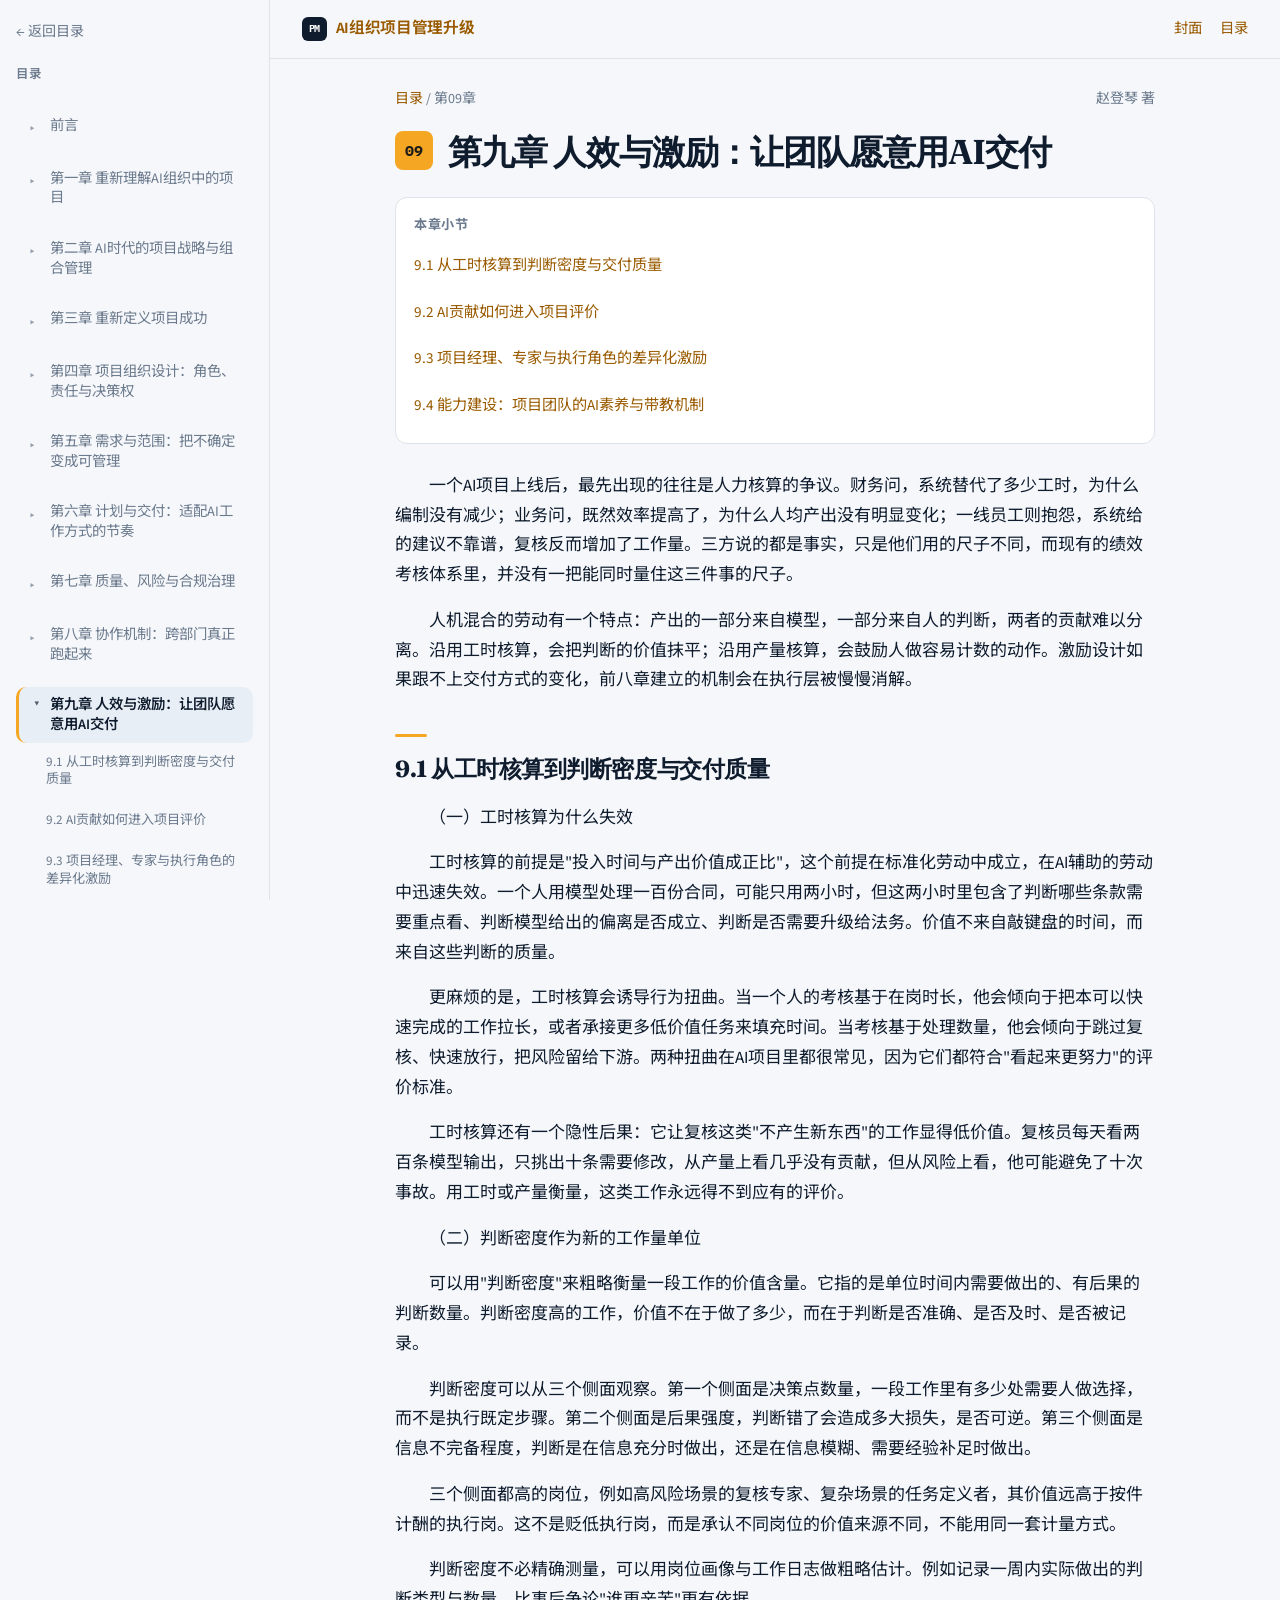
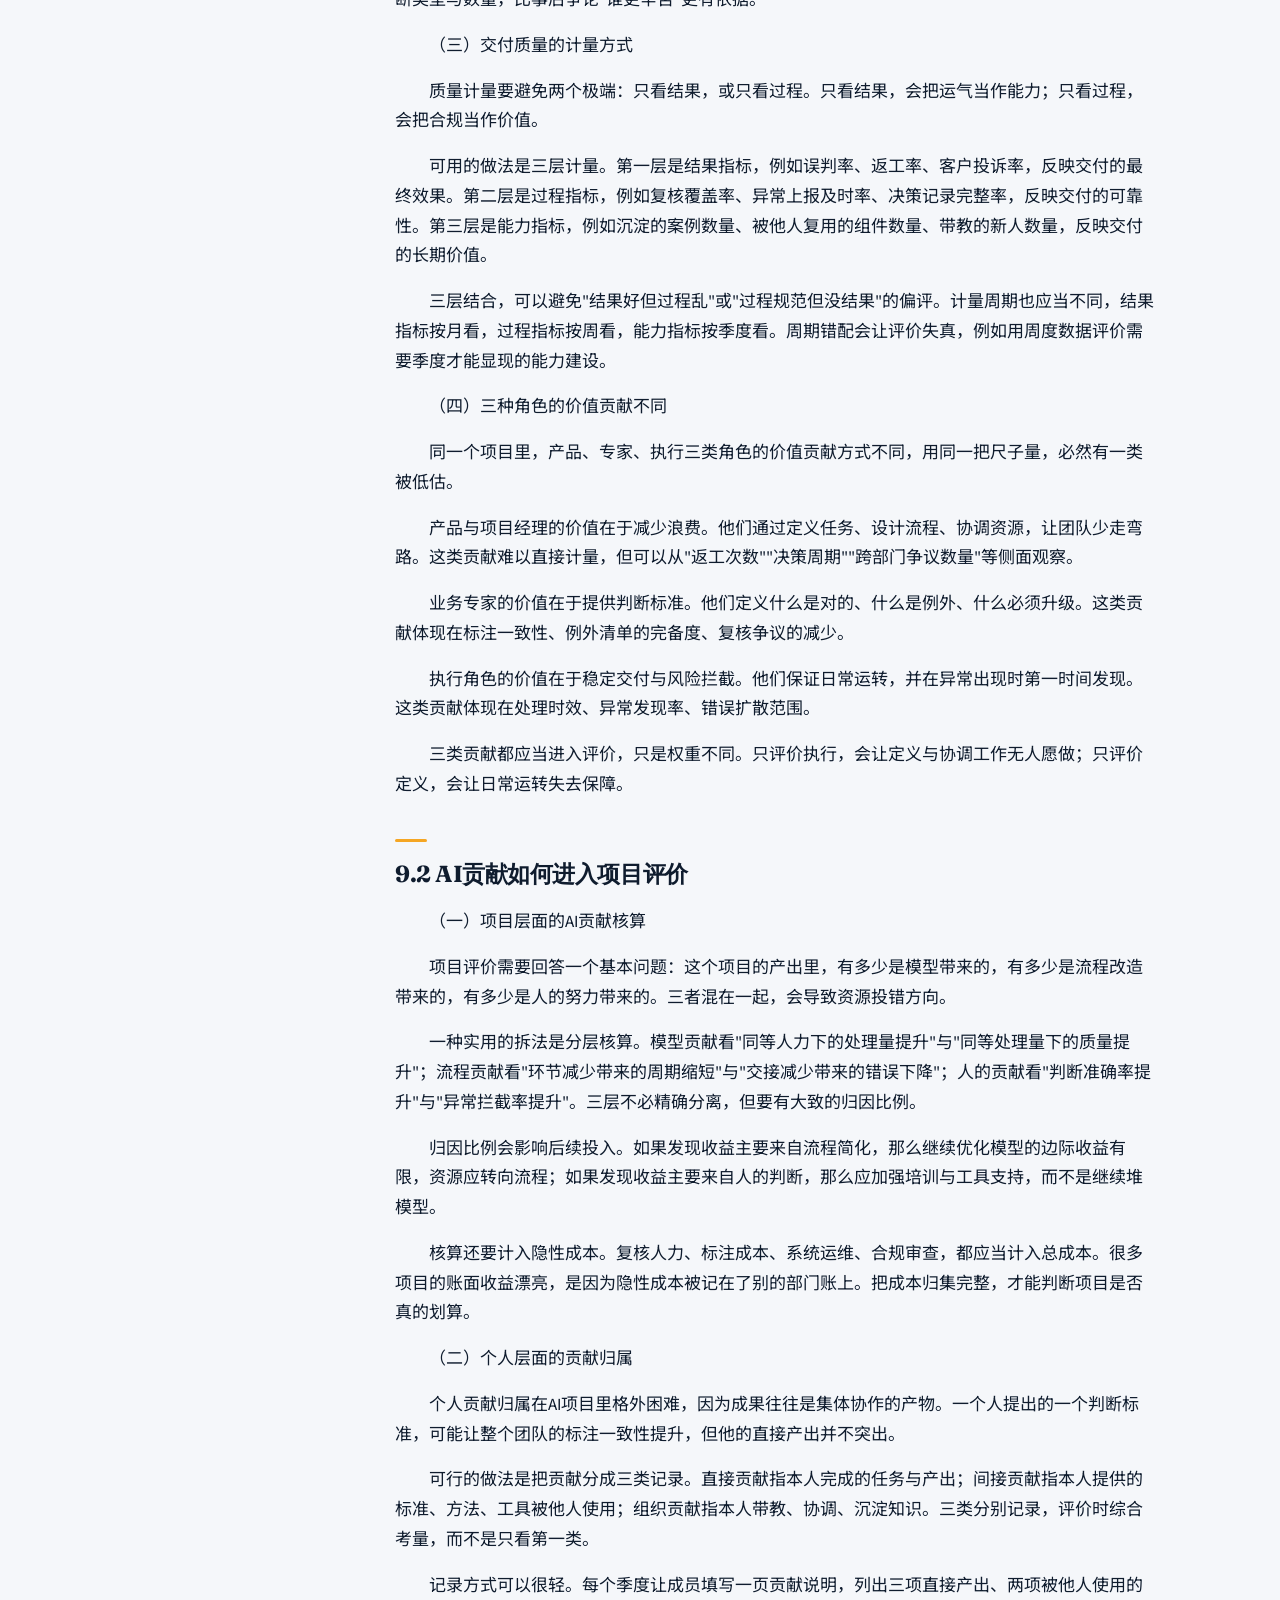
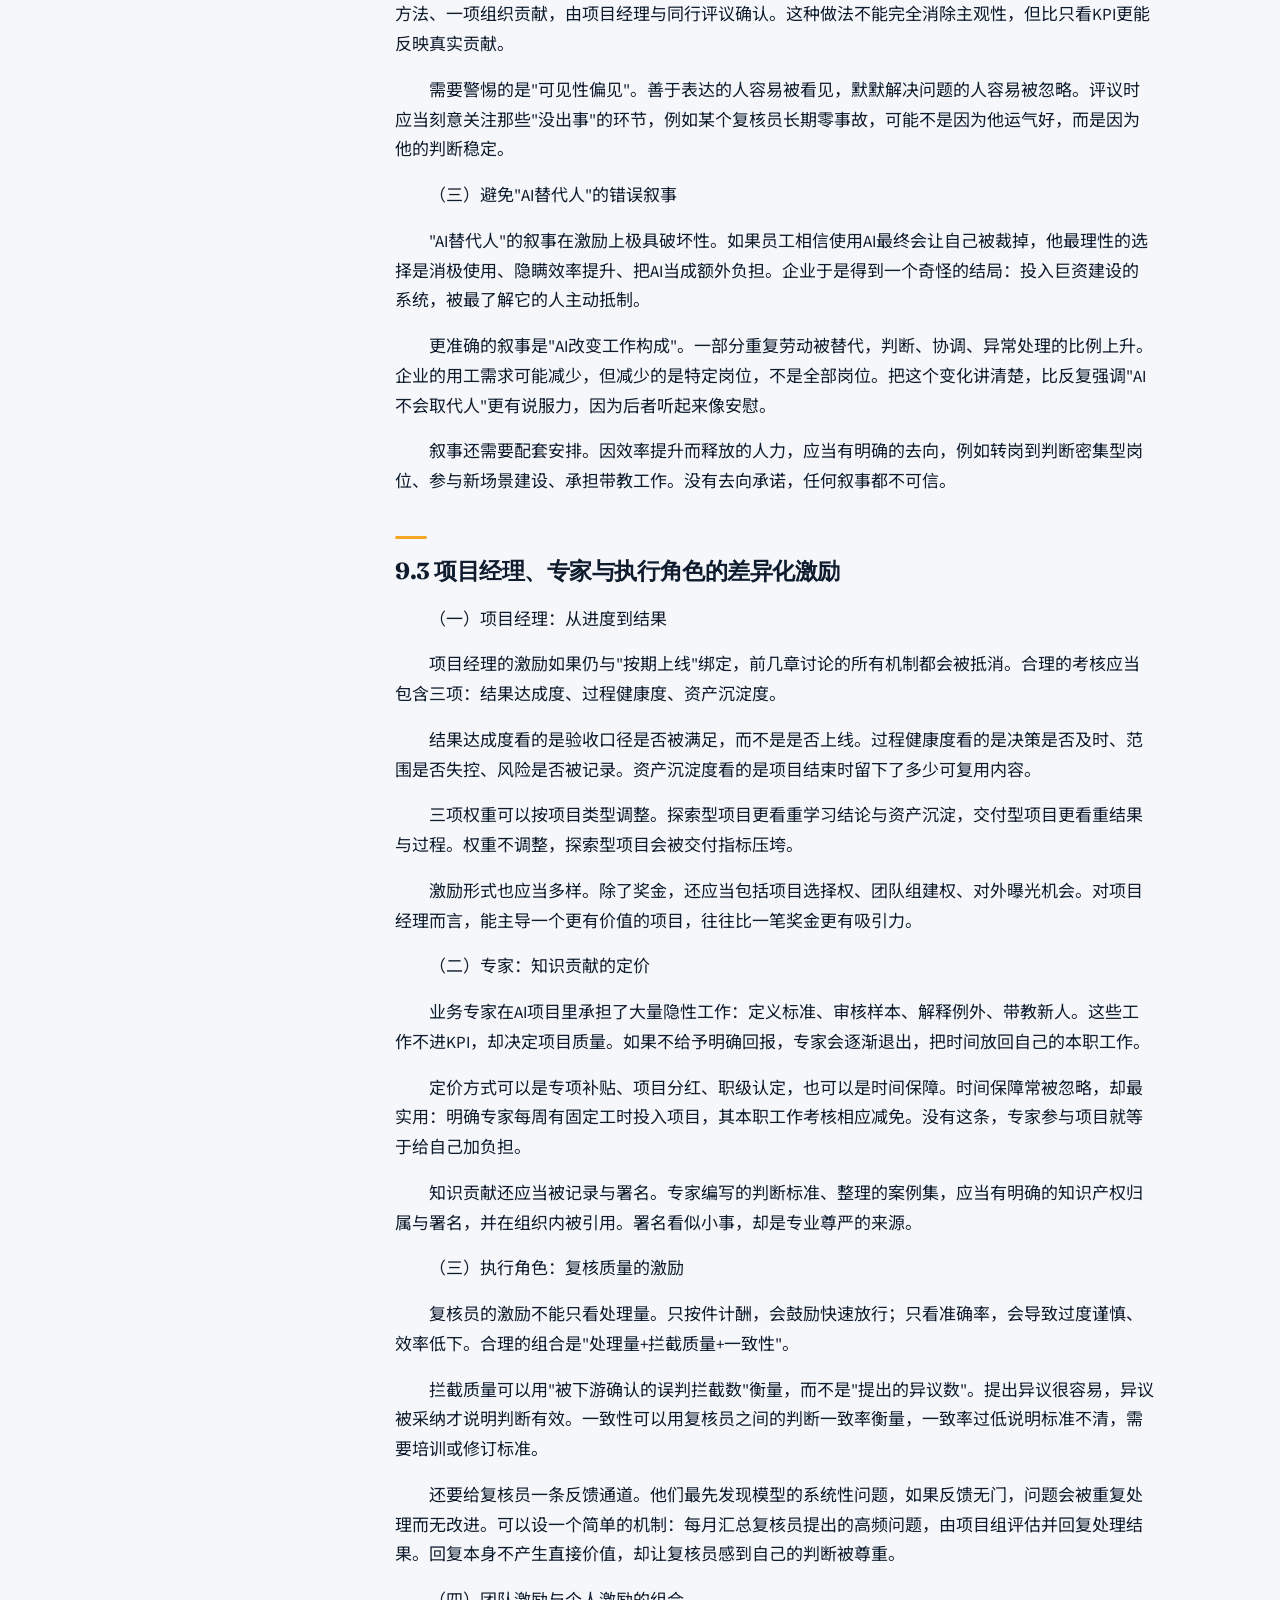
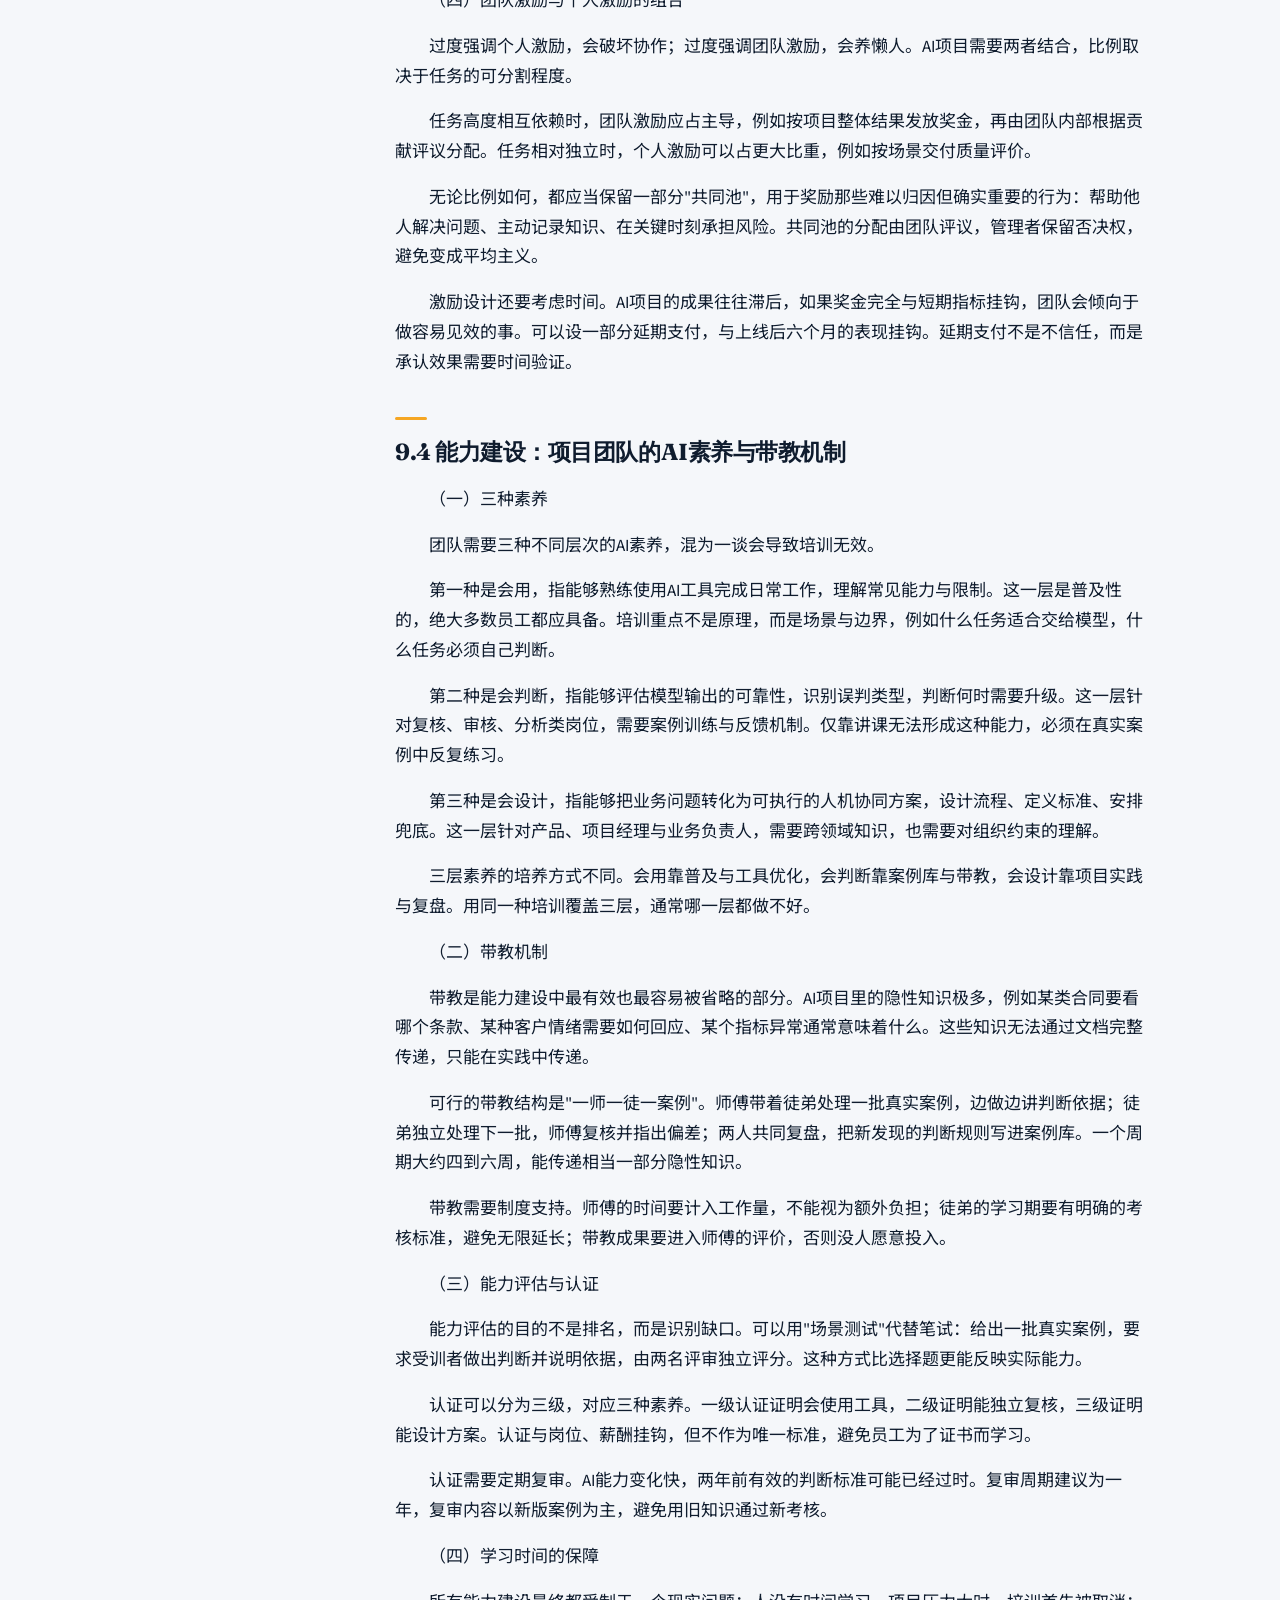
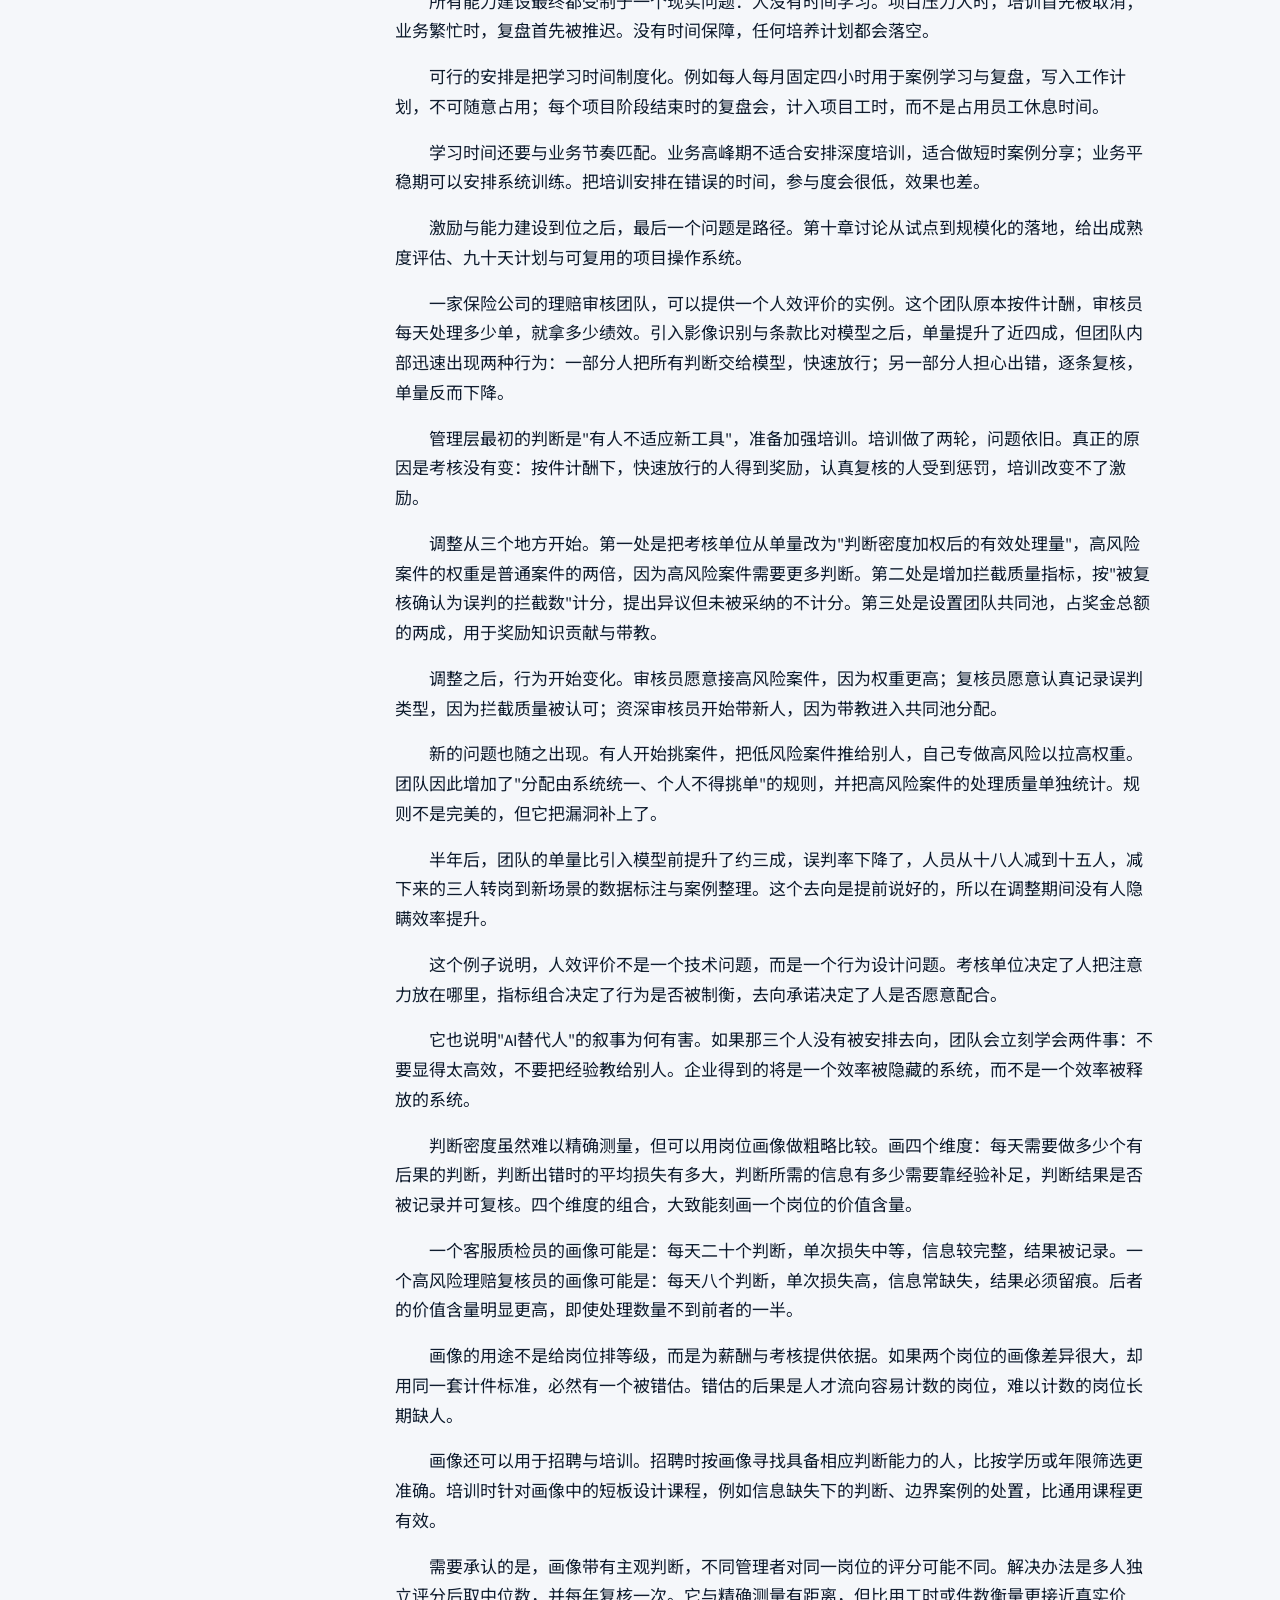
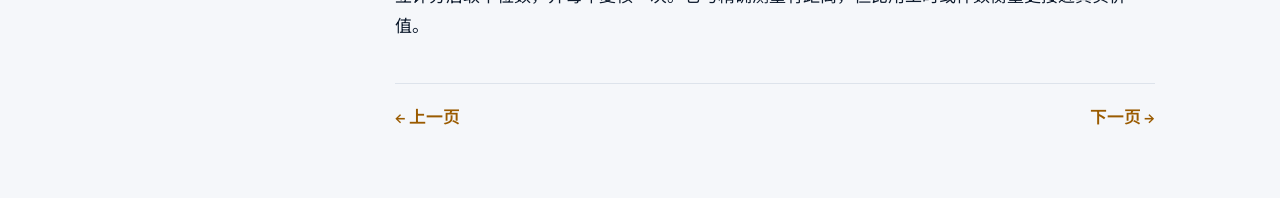
<file: ch09.html>
<!DOCTYPE html>
<html lang="zh-CN">
<head>
  <meta charset="UTF-8" />
  <meta name="viewport" content="width=device-width, initial-scale=1" />
  <title>第九章 人效与激励：让团队愿意用AI交付 · AI组织项目管理升级</title>
  <link rel="preconnect" href="https://fonts.googleapis.com" />
  <link rel="preconnect" href="https://fonts.gstatic.com" crossorigin />
  <link href="https://fonts.googleapis.com/css2?family=Fraunces:opsz,wght@9..144,500;9..144,650&family=IBM+Plex+Mono:wght@400;500&family=Noto+Sans+SC:wght@400;500;700&family=Source+Sans+3:wght@400;600;700&display=swap" rel="stylesheet" />
  <link rel="stylesheet" href="styles.css" />
  <style>
:root {
  --ha-bg: #f5f7fa;
  --ha-sidebar: #f5f7fa;
  --ha-ink: #0f1c2e;
  --ha-muted: #6b7a8d;
  --ha-line: #dde3eb;
  --ha-active-bg: #e8eef5;
  --ha-accent: #f5a623;
  --ha-accent-ink: #1c1c1a;
}
body.hermes-book {
  background: var(--ha-bg) !important;
  color: var(--ha-ink);
  font-size: 17px;
  line-height: 1.75;
}
body.hermes-book a { color: #9a5b00; }
body.hermes-book a:hover { color: var(--ha-ink); }
.ha-shell {
  display: grid;
  grid-template-columns: 270px minmax(0, 1fr);
  min-height: 100vh;
}
.ha-sidebar {
  position: sticky;
  top: 0;
  align-self: start;
  height: 100vh;
  overflow-y: auto;
  padding: 1.25rem 1rem 1.5rem;
  border-right: 1px solid var(--ha-line);
  background: var(--ha-sidebar);
  display: flex;
  flex-direction: column;
  gap: 0.85rem;
}
.ha-back {
  display: inline-flex;
  align-items: center;
  gap: 0.35rem;
  color: var(--ha-muted) !important;
  text-decoration: none;
  font-size: 0.88rem;
}
.ha-back:hover { color: var(--ha-ink) !important; }
.ha-toc-label {
  font-size: 0.78rem;
  font-weight: 600;
  color: var(--ha-muted);
  letter-spacing: 0.06em;
  margin: 0.35rem 0 0.15rem;
}
.ha-chapters {
  list-style: none;
  margin: 0;
  padding: 0;
  display: flex;
  flex-direction: column;
  gap: 0.15rem;
}
.ha-chapters > li {
  border-radius: 10px;
}
.ha-chapters .chap-toggle {
  display: flex;
  align-items: flex-start;
  gap: 0.35rem;
  width: 100%;
  padding: 0.55rem 0.7rem;
  border: 0;
  border-radius: 10px;
  border-left: 3px solid transparent;
  background: transparent;
  color: var(--ha-muted);
  font: inherit;
  font-size: 0.9rem;
  line-height: 1.35;
  text-align: left;
  cursor: pointer;
}
.ha-chapters .chap-toggle:hover {
  background: rgba(15,28,46,0.04);
  color: var(--ha-ink);
}
.ha-chapters > li.open > .chap-toggle,
.ha-chapters > li.active > .chap-toggle {
  background: var(--ha-active-bg);
  color: var(--ha-ink);
  font-weight: 600;
  border-left-color: var(--ha-accent);
}
.ha-chapters .chap-caret {
  flex: 0 0 auto;
  width: 0.9rem;
  margin-top: 0.15rem;
  color: inherit;
  opacity: 0.7;
  transition: transform 0.15s ease;
}
.ha-chapters > li.open > .chap-toggle .chap-caret {
  transform: rotate(90deg);
}
.ha-chapters .chap-subs {
  list-style: none;
  margin: 0 0 0.35rem;
  padding: 0 0.4rem 0.25rem 1.35rem;
  display: none;
}
.ha-chapters > li.open > .chap-subs {
  display: grid;
  gap: 0.12rem;
}
.ha-chapters .chap-subs a {
  display: block;
  padding: 0.32rem 0.55rem;
  border-radius: 8px;
  text-decoration: none;
  color: var(--ha-muted);
  font-size: 0.82rem;
  line-height: 1.35;
}
.ha-chapters .chap-subs a:hover {
  background: rgba(15,28,46,0.04);
  color: var(--ha-ink);
}
.ha-chapters .chap-subs a.active {
  color: var(--ha-ink);
  font-weight: 600;
  background: rgba(31,111,235,0.08);
}
.ha-side-foot {
  margin-top: auto;
  padding-top: 1rem;
  border-top: 1px solid var(--ha-line);
  display: flex;
  flex-direction: column;
  gap: 0.55rem;
}
.ha-side-foot a {
  color: var(--ha-muted);
  text-decoration: none;
  font-size: 0.88rem;
}
.ha-side-foot a:hover { color: var(--ha-ink); }
.ha-main {
  min-width: 0;
  display: flex;
  flex-direction: column;
}
.ha-topbar {
  display: flex;
  align-items: center;
  justify-content: space-between;
  gap: 1rem;
  padding: 0.95rem 2rem;
  border-bottom: 1px solid var(--ha-line);
  background: rgba(245,247,250,0.92);
  backdrop-filter: blur(8px);
  position: sticky;
  top: 0;
  z-index: 5;
}
.ha-brand {
  display: inline-flex;
  align-items: center;
  gap: 0.55rem;
  text-decoration: none;
  color: var(--ha-ink);
  font-weight: 650;
  font-size: 0.98rem;
  letter-spacing: -0.02em;
}
.ha-brand-mark {
  width: 1.55rem;
  height: 1.55rem;
  border-radius: 6px;
  background: #0f1c2e;
  color: #fff;
  display: grid;
  place-items: center;
  font-size: 0.62rem;
  font-weight: 700;
  font-family: var(--font-mono);
}
.ha-top-links {
  display: flex;
  gap: 1.1rem;
  flex-wrap: wrap;
}
.ha-top-links a {
  color: var(--ha-muted);
  text-decoration: none;
  font-size: 0.9rem;
}
.ha-top-links a:hover { color: var(--ha-ink); }
.ha-article {
  width: min(760px, calc(100% - 3rem));
  margin: 0 auto;
  padding: 1.75rem 0 4rem;
}
.ha-meta {
  display: flex;
  justify-content: space-between;
  align-items: center;
  gap: 1rem;
  color: var(--ha-muted);
  font-size: 0.88rem;
  margin-bottom: 1.25rem;
}
.ha-meta a { color: inherit; text-decoration: none; }
.ha-meta a:hover { color: var(--ha-ink); }
.ha-chapter-head {
  display: flex;
  align-items: flex-start;
  gap: 0.9rem;
  margin-bottom: 1.5rem;
}
.ha-chapter-num {
  flex: 0 0 auto;
  min-width: 2.4rem;
  height: 2.4rem;
  padding: 0 0.55rem;
  border-radius: 8px;
  background: var(--ha-accent);
  color: var(--ha-accent-ink);
  display: grid;
  place-items: center;
  font-family: var(--font-mono);
  font-weight: 700;
  font-size: 0.95rem;
}
.ha-chapter-head h1 {
  margin: 0;
  font-size: clamp(1.55rem, 3vw, 2.15rem);
  border: none;
  padding: 0;
  letter-spacing: -0.03em;
}
.ha-section-list {
  list-style: none;
  margin: 0;
  padding: 0;
  display: flex;
  flex-direction: column;
  gap: 0.05rem;
}
.ha-section-list a {
  display: block;
  padding: 0.35rem 0.55rem;
  border-radius: 8px;
  text-decoration: none;
  color: var(--ha-muted);
  font-size: 0.82rem;
  line-height: 1.35;
}
.ha-section-list a:hover {
  background: rgba(15,28,46,0.04);
  color: var(--ha-ink);
}
.ha-content h2 {
  border-top: none;
  padding-top: 0.2rem;
  margin-top: 2.2rem;
}
.ha-content h2::before {
  content: "";
  display: block;
  width: 2rem;
  height: 3px;
  background: var(--ha-accent);
  margin-bottom: 0.75rem;
  border-radius: 2px;
}
.ha-content p { margin: 0 0 1rem; text-indent: 2em; }
.ha-sec-box {
  margin: 0 0 1.75rem;
  padding: 1rem 1.15rem 1.05rem;
  border-radius: 12px;
  background: #fff;
  border: 1px solid var(--ha-line);
}
.ha-sec-box .label {
  margin: 0 0 0.55rem;
  font-size: 0.82rem;
  font-weight: 700;
  color: var(--ha-muted);
  letter-spacing: 0.04em;
}
.ha-sec-box ul {
  list-style: none;
  margin: 0;
  padding: 0;
  display: grid;
  gap: 0.35rem;
}
.ha-sec-box a {
  text-decoration: none;
  color: var(--ha-ink);
  font-size: 0.95rem;
}
.ha-sec-box a:hover { color: #1554b5; }
.book-block {
  margin: 0 0 1rem;
  padding: 1rem 1.1rem 1.05rem;
  border-radius: 12px;
  background: #fff;
  border: 1px solid var(--ha-line);
}
.book-block h2 {
  margin: 0 0 0.55rem;
  font-size: 1.05rem;
  border: none;
  padding: 0;
  display: flex;
  gap: 0.65rem;
  align-items: baseline;
}
.book-block h2 a { text-decoration: none; color: var(--ha-ink); }
.book-block h2 .num {
  display: inline-grid;
  place-items: center;
  width: 1.85rem;
  height: 1.85rem;
  border-radius: 7px;
  background: var(--ha-accent);
  color: var(--ha-accent-ink);
  font-family: var(--font-mono);
  font-size: 0.82rem;
  font-weight: 700;
}
.book-block ul.secs {
  list-style: none;
  margin: 0;
  padding: 0;
  color: #3a4652;
  font-size: 0.92rem;
  display: grid;
  gap: 0.28rem;
}
.book-block ul.secs a { text-decoration: none; color: #3a4652; }
.book-block ul.secs a:hover { color: #1554b5; }
.figcap { color: var(--ha-muted); font-size: 0.9rem; text-align: center; margin: 0.25rem 0 1rem; }
.table-wrap { overflow-x: auto; margin: 1rem 0; }
.table-wrap table { width: 100%; border-collapse: collapse; font-size: 0.92rem; }
.table-wrap th, .table-wrap td { border: 1px solid var(--ha-line); padding: 0.45rem 0.6rem; text-align: left; vertical-align: top; }
.table-wrap th { background: #e8eef5; }
.figure img { max-width: 100%; height: auto; border-radius: 10px; border: 1px solid var(--ha-line); }
.ha-footer-nav {
  display: flex;
  justify-content: space-between;
  gap: 1rem;
  margin-top: 2.5rem;
  padding-top: 1.25rem;
  border-top: 1px solid var(--ha-line);
}
.ha-footer-nav a {
  text-decoration: none;
  color: var(--ha-ink);
  font-weight: 600;
}
.ha-index-list {
  list-style: none;
  margin: 0;
  padding: 0;
  display: flex;
  flex-direction: column;
  gap: 0.45rem;
}
.ha-index-list a {
  display: grid;
  grid-template-columns: 2.6rem 1fr;
  gap: 0.85rem;
  align-items: center;
  padding: 0.95rem 1rem;
  border-radius: 12px;
  text-decoration: none;
  color: var(--ha-ink);
  background: #fff;
  border: 1px solid var(--ha-line);
}
.ha-index-list a:hover { border-color: #c5d0de; background: #f8fafc; }
.ha-index-list .num {
  width: 2.4rem;
  height: 2.4rem;
  border-radius: 8px;
  background: var(--ha-accent);
  color: var(--ha-accent-ink);
  display: grid;
  place-items: center;
  font-family: var(--font-mono);
  font-weight: 700;
}
.ha-author {
  margin: 0 0 1.5rem;
  padding: 1.1rem 1.2rem;
  border-radius: 12px;
  background: #fff;
  border: 1px solid var(--ha-line);
}
.ha-author h2 {
  margin: 0 0 0.45rem;
  font-size: 1.05rem;
  border: none;
  padding: 0;
}
.ha-author p { margin: 0; color: #3a4652; font-size: 0.98rem; }
.ha-cover-thumb {
  display: inline-block;
  line-height: 0;
  border-radius: 8px;
  overflow: hidden;
  border: 1px solid var(--ha-line);
  margin: 0 0 1.25rem;
}
.ha-cover-thumb img {
  width: min(240px, 100%);
  height: auto;
  display: block;
}
@media (max-width: 920px) {
  .ha-shell { grid-template-columns: 1fr; }
  .ha-sidebar {
    position: static;
    height: auto;
    max-height: none;
    border-right: none;
    border-bottom: 1px solid var(--ha-line);
  }
  .ha-article { width: min(760px, calc(100% - 2rem)); }
  .ha-topbar { padding: 0.85rem 1rem; }
}
</style>
</head>
<body class="hermes-book">
  <div class="ha-shell">
    <aside class="ha-sidebar" aria-label="目录">
      <a class="ha-back" href="index.html">← 返回目录</a>
      <div class="ha-toc-label">目录</div>
      <ul class="ha-chapters">
        <li data-chap="ch00.html"><button type="button" class="chap-toggle" aria-expanded="false"><span class="chap-caret" aria-hidden="true">▸</span><span>前言</span></button><ul class="chap-subs"><li><a href="ch00.html#0-1-这本书想解决什么问题">0.1 这本书想解决什么问题</a></li><li><a href="ch00.html#0-2-写给谁看">0.2 写给谁看</a></li><li><a href="ch00.html#0-3-三个基本判断">0.3 三个基本判断</a></li><li><a href="ch00.html#0-4-全书结构">0.4 全书结构</a></li><li><a href="ch00.html#0-5-关于案例与数据的说明">0.5 关于案例与数据的说明</a></li><li><a href="ch00.html#0-6-一个提醒">0.6 一个提醒</a></li></ul></li><li data-chap="ch01.html"><button type="button" class="chap-toggle" aria-expanded="false"><span class="chap-caret" aria-hidden="true">▸</span><span>第一章 重新理解AI组织中的项目</span></button><ul class="chap-subs"><li><a href="ch01.html#1-1-从数字化项目到AI原生项目">1.1 从数字化项目到AI原生项目</a></li><li><a href="ch01.html#1-2-项目失败的常见归因为何失效">1.2 项目失败的常见归因为何失效</a></li><li><a href="ch01.html#1-3-人机协同如何改写交付单元">1.3 人机协同如何改写交付单元</a></li><li><a href="ch01.html#1-4-本书框架与使用方法">1.4 本书框架与使用方法</a></li></ul></li><li data-chap="ch02.html"><button type="button" class="chap-toggle" aria-expanded="false"><span class="chap-caret" aria-hidden="true">▸</span><span>第二章 AI时代的项目战略与组合管理</span></button><ul class="chap-subs"><li><a href="ch02.html#2-1-从项目清单到能力与价值组合">2.1 从项目清单到能力与价值组合</a></li><li><a href="ch02.html#2-2-什么样的事值得做成项目">2.2 什么样的事值得做成项目</a></li><li><a href="ch02.html#2-3-AI投入的优先级与止损机制">2.3 AI投入的优先级与止损机制</a></li><li><a href="ch02.html#2-4-组合看板-战略对齐与资源再平衡">2.4 组合看板：战略对齐与资源再平衡</a></li></ul></li><li data-chap="ch03.html"><button type="button" class="chap-toggle" aria-expanded="false"><span class="chap-caret" aria-hidden="true">▸</span><span>第三章 重新定义项目成功</span></button><ul class="chap-subs"><li><a href="ch03.html#3-1-从按期上线到可验证的业务结果">3.1 从按期上线到可验证的业务结果</a></li><li><a href="ch03.html#3-2-过程指标-结果指标与学习指标">3.2 过程指标、结果指标与学习指标</a></li><li><a href="ch03.html#3-3-AI项目的验收口径怎么定">3.3 AI项目的验收口径怎么定</a></li><li><a href="ch03.html#3-4-失败-试点与规模化的判定标准">3.4 失败、试点与规模化的判定标准</a></li></ul></li><li data-chap="ch04.html"><button type="button" class="chap-toggle" aria-expanded="false"><span class="chap-caret" aria-hidden="true">▸</span><span>第四章 项目组织设计：角色、责任与决策权</span></button><ul class="chap-subs"><li><a href="ch04.html#4-1-产品-业务-数据-算法-工程如何编队">4.1 产品、业务、数据、算法、工程如何编队</a></li><li><a href="ch04.html#4-2-人机分工与关键决策分级">4.2 人机分工与关键决策分级</a></li><li><a href="ch04.html#4-3-项目经理的新定位-从进度官到协同设计师">4.3 项目经理的新定位：从进度官到协同设计师</a></li><li><a href="ch04.html#4-4-责任域-升级路径与决策台账">4.4 责任域、升级路径与决策台账</a></li></ul></li><li data-chap="ch05.html"><button type="button" class="chap-toggle" aria-expanded="false"><span class="chap-caret" aria-hidden="true">▸</span><span>第五章 需求与范围：把不确定变成可管理</span></button><ul class="chap-subs"><li><a href="ch05.html#5-1-AI需求为什么总是-看起来清楚-做起来漂移">5.1 AI需求为什么总是"看起来清楚、做起来漂移"</a></li><li><a href="ch05.html#5-2-问题定义-约束边界与不可自动化清单">5.2 问题定义、约束边界与不可自动化清单</a></li><li><a href="ch05.html#5-3-范围分层-MVP-增强版与禁区">5.3 范围分层：MVP、增强版与禁区</a></li><li><a href="ch05.html#5-4-变更控制-允许探索-但不允许无底线膨胀">5.4 变更控制：允许探索，但不允许无底线膨胀</a></li></ul></li><li data-chap="ch06.html"><button type="button" class="chap-toggle" aria-expanded="false"><span class="chap-caret" aria-hidden="true">▸</span><span>第六章 计划与交付：适配AI工作方式的节奏</span></button><ul class="chap-subs"><li><a href="ch06.html#6-1-为什么传统瀑布和纯敏捷都容易失灵">6.1 为什么传统瀑布和纯敏捷都容易失灵</a></li><li><a href="ch06.html#6-2-双轨节奏-探索轨与交付轨">6.2 双轨节奏：探索轨与交付轨</a></li><li><a href="ch06.html#6-3-里程碑设计-数据-模型-流程-治理四条线">6.3 里程碑设计：数据、模型、流程、治理四条线</a></li><li><a href="ch06.html#6-4-人机并行下的依赖管理与缓冲策略">6.4 人机并行下的依赖管理与缓冲策略</a></li></ul></li><li data-chap="ch07.html"><button type="button" class="chap-toggle" aria-expanded="false"><span class="chap-caret" aria-hidden="true">▸</span><span>第七章 质量、风险与合规治理</span></button><ul class="chap-subs"><li><a href="ch07.html#7-1-AI项目的质量不只是-测通了">7.1 AI项目的质量不只是"测通了"</a></li><li><a href="ch07.html#7-2-模型风险-数据风险-流程风险与责任风险">7.2 模型风险、数据风险、流程风险与责任风险</a></li><li><a href="ch07.html#7-3-验证机制-抽样-回测-人工复核与回滚">7.3 验证机制：抽样、回测、人工复核与回滚</a></li><li><a href="ch07.html#7-4-隐私-安全-伦理与审计如何嵌入交付">7.4 隐私、安全、伦理与审计如何嵌入交付</a></li></ul></li><li data-chap="ch08.html"><button type="button" class="chap-toggle" aria-expanded="false"><span class="chap-caret" aria-hidden="true">▸</span><span>第八章 协作机制：跨部门真正跑起来</span></button><ul class="chap-subs"><li><a href="ch08.html#8-1-AI项目协作失败的组织根因">8.1 AI项目协作失败的组织根因</a></li><li><a href="ch08.html#8-2-协同界面-输入-审核-例外-交接">8.2 协同界面：输入、审核、例外、交接</a></li><li><a href="ch08.html#8-3-会议-文档-智能体与知识沉淀怎么配">8.3 会议、文档、智能体与知识沉淀怎么配</a></li><li><a href="ch08.html#8-4-冲突处理-业务目标-技术可行与合规底线">8.4 冲突处理：业务目标、技术可行与合规底线</a></li></ul></li><li class="open active" data-chap="ch09.html"><button type="button" class="chap-toggle" aria-expanded="true"><span class="chap-caret" aria-hidden="true">▸</span><span>第九章 人效与激励：让团队愿意用AI交付</span></button><ul class="chap-subs"><li><a href="ch09.html#9-1-从工时核算到判断密度与交付质量">9.1 从工时核算到判断密度与交付质量</a></li><li><a href="ch09.html#9-2-AI贡献如何进入项目评价">9.2 AI贡献如何进入项目评价</a></li><li><a href="ch09.html#9-3-项目经理-专家与执行角色的差异化激励">9.3 项目经理、专家与执行角色的差异化激励</a></li><li><a href="ch09.html#9-4-能力建设-项目团队的AI素养与带教机制">9.4 能力建设：项目团队的AI素养与带教机制</a></li></ul></li><li data-chap="ch10.html"><button type="button" class="chap-toggle" aria-expanded="false"><span class="chap-caret" aria-hidden="true">▸</span><span>第十章 落地路径：从试点到规模化升级</span></button><ul class="chap-subs"><li><a href="ch10.html#10-1-成熟度评估与改造切入点选择">10.1 成熟度评估与改造切入点选择</a></li><li><a href="ch10.html#10-2-90天升级计划与一年演进路线">10.2 90天升级计划与一年演进路线</a></li><li><a href="ch10.html#10-3-可复用的项目操作系统">10.3 可复用的项目操作系统</a></li><li><a href="ch10.html#10-4-典型场景案例与避坑清单">10.4 典型场景案例与避坑清单</a></li></ul></li><li data-chap="appendix.html"><button type="button" class="chap-toggle" aria-expanded="false"><span class="chap-caret" aria-hidden="true">▸</span><span>附录</span></button><ul class="chap-subs"><li><a href="appendix.html#A-1-AI项目管理工具箱">A.1 AI项目管理工具箱</a></li><li><a href="appendix.html#A-2-角色职责-决策分级与验收模板">A.2 角色职责、决策分级与验收模板</a></li><li><a href="appendix.html#A-3-自检清单与复盘表">A.3 自检清单与复盘表</a></li><li><a href="appendix.html#A-4-使用说明与常见误用">A.4 使用说明与常见误用</a></li></ul></li>
      </ul>
      <div class="ha-side-foot">
        <a href="cover.html">封面</a>
        <a href="index.html">目录</a>
      </div>
    </aside>
    <div class="ha-main">
      <header class="ha-topbar">
        <a class="ha-brand" href="index.html">
          <span class="ha-brand-mark">PM</span>
          AI组织项目管理升级
        </a>
        <div class="ha-top-links">
          <a href="cover.html">封面</a>
          <a href="index.html">目录</a>
        </div>
      </header>
      <article class="ha-article">
        <div class="ha-meta">
          <div><a href="index.html">目录</a> / 第09章</div>
          <div>赵登琴 著</div>
        </div>
        <div class="ha-chapter-head">
          <div class="ha-chapter-num">09</div>
          <h1>第九章 人效与激励：让团队愿意用AI交付</h1>
        </div>
        <nav class="ha-sec-box" aria-label="本章小节">
          <div class="label">本章小节</div>
          <ul>
<li><a href="#9-1-从工时核算到判断密度与交付质量">9.1 从工时核算到判断密度与交付质量</a></li><li><a href="#9-2-AI贡献如何进入项目评价">9.2 AI贡献如何进入项目评价</a></li><li><a href="#9-3-项目经理-专家与执行角色的差异化激励">9.3 项目经理、专家与执行角色的差异化激励</a></li><li><a href="#9-4-能力建设-项目团队的AI素养与带教机制">9.4 能力建设：项目团队的AI素养与带教机制</a></li>
          </ul>
        </nav>
        <div class="ha-content">
<p>一个AI项目上线后，最先出现的往往是人力核算的争议。财务问，系统替代了多少工时，为什么编制没有减少；业务问，既然效率提高了，为什么人均产出没有明显变化；一线员工则抱怨，系统给的建议不靠谱，复核反而增加了工作量。三方说的都是事实，只是他们用的尺子不同，而现有的绩效考核体系里，并没有一把能同时量住这三件事的尺子。</p>
<p>人机混合的劳动有一个特点：产出的一部分来自模型，一部分来自人的判断，两者的贡献难以分离。沿用工时核算，会把判断的价值抹平；沿用产量核算，会鼓励人做容易计数的动作。激励设计如果跟不上交付方式的变化，前八章建立的机制会在执行层被慢慢消解。</p>
<h2 id="9-1-从工时核算到判断密度与交付质量">9.1 从工时核算到判断密度与交付质量</h2>
<p>（一）工时核算为什么失效</p>
<p>工时核算的前提是"投入时间与产出价值成正比"，这个前提在标准化劳动中成立，在AI辅助的劳动中迅速失效。一个人用模型处理一百份合同，可能只用两小时，但这两小时里包含了判断哪些条款需要重点看、判断模型给出的偏离是否成立、判断是否需要升级给法务。价值不来自敲键盘的时间，而来自这些判断的质量。</p>
<p>更麻烦的是，工时核算会诱导行为扭曲。当一个人的考核基于在岗时长，他会倾向于把本可以快速完成的工作拉长，或者承接更多低价值任务来填充时间。当考核基于处理数量，他会倾向于跳过复核、快速放行，把风险留给下游。两种扭曲在AI项目里都很常见，因为它们都符合"看起来更努力"的评价标准。</p>
<p>工时核算还有一个隐性后果：它让复核这类"不产生新东西"的工作显得低价值。复核员每天看两百条模型输出，只挑出十条需要修改，从产量上看几乎没有贡献，但从风险上看，他可能避免了十次事故。用工时或产量衡量，这类工作永远得不到应有的评价。</p>
<p>（二）判断密度作为新的工作量单位</p>
<p>可以用"判断密度"来粗略衡量一段工作的价值含量。它指的是单位时间内需要做出的、有后果的判断数量。判断密度高的工作，价值不在于做了多少，而在于判断是否准确、是否及时、是否被记录。</p>
<p>判断密度可以从三个侧面观察。第一个侧面是决策点数量，一段工作里有多少处需要人做选择，而不是执行既定步骤。第二个侧面是后果强度，判断错了会造成多大损失，是否可逆。第三个侧面是信息不完备程度，判断是在信息充分时做出，还是在信息模糊、需要经验补足时做出。</p>
<p>三个侧面都高的岗位，例如高风险场景的复核专家、复杂场景的任务定义者，其价值远高于按件计酬的执行岗。这不是贬低执行岗，而是承认不同岗位的价值来源不同，不能用同一套计量方式。</p>
<p>判断密度不必精确测量，可以用岗位画像与工作日志做粗略估计。例如记录一周内实际做出的判断类型与数量，比事后争论"谁更辛苦"更有依据。</p>
<p>（三）交付质量的计量方式</p>
<p>质量计量要避免两个极端：只看结果，或只看过程。只看结果，会把运气当作能力；只看过程，会把合规当作价值。</p>
<p>可用的做法是三层计量。第一层是结果指标，例如误判率、返工率、客户投诉率，反映交付的最终效果。第二层是过程指标，例如复核覆盖率、异常上报及时率、决策记录完整率，反映交付的可靠性。第三层是能力指标，例如沉淀的案例数量、被他人复用的组件数量、带教的新人数量，反映交付的长期价值。</p>
<p>三层结合，可以避免"结果好但过程乱"或"过程规范但没结果"的偏评。计量周期也应当不同，结果指标按月看，过程指标按周看，能力指标按季度看。周期错配会让评价失真，例如用周度数据评价需要季度才能显现的能力建设。</p>
<p>（四）三种角色的价值贡献不同</p>
<p>同一个项目里，产品、专家、执行三类角色的价值贡献方式不同，用同一把尺子量，必然有一类被低估。</p>
<p>产品与项目经理的价值在于减少浪费。他们通过定义任务、设计流程、协调资源，让团队少走弯路。这类贡献难以直接计量，但可以从"返工次数""决策周期""跨部门争议数量"等侧面观察。</p>
<p>业务专家的价值在于提供判断标准。他们定义什么是对的、什么是例外、什么必须升级。这类贡献体现在标注一致性、例外清单的完备度、复核争议的减少。</p>
<p>执行角色的价值在于稳定交付与风险拦截。他们保证日常运转，并在异常出现时第一时间发现。这类贡献体现在处理时效、异常发现率、错误扩散范围。</p>
<p>三类贡献都应当进入评价，只是权重不同。只评价执行，会让定义与协调工作无人愿做；只评价定义，会让日常运转失去保障。</p>
<h2 id="9-2-AI贡献如何进入项目评价">9.2 AI贡献如何进入项目评价</h2>
<p>（一）项目层面的AI贡献核算</p>
<p>项目评价需要回答一个基本问题：这个项目的产出里，有多少是模型带来的，有多少是流程改造带来的，有多少是人的努力带来的。三者混在一起，会导致资源投错方向。</p>
<p>一种实用的拆法是分层核算。模型贡献看"同等人力下的处理量提升"与"同等处理量下的质量提升"；流程贡献看"环节减少带来的周期缩短"与"交接减少带来的错误下降"；人的贡献看"判断准确率提升"与"异常拦截率提升"。三层不必精确分离，但要有大致的归因比例。</p>
<p>归因比例会影响后续投入。如果发现收益主要来自流程简化，那么继续优化模型的边际收益有限，资源应转向流程；如果发现收益主要来自人的判断，那么应加强培训与工具支持，而不是继续堆模型。</p>
<p>核算还要计入隐性成本。复核人力、标注成本、系统运维、合规审查，都应当计入总成本。很多项目的账面收益漂亮，是因为隐性成本被记在了别的部门账上。把成本归集完整，才能判断项目是否真的划算。</p>
<p>（二）个人层面的贡献归属</p>
<p>个人贡献归属在AI项目里格外困难，因为成果往往是集体协作的产物。一个人提出的一个判断标准，可能让整个团队的标注一致性提升，但他的直接产出并不突出。</p>
<p>可行的做法是把贡献分成三类记录。直接贡献指本人完成的任务与产出；间接贡献指本人提供的标准、方法、工具被他人使用；组织贡献指本人带教、协调、沉淀知识。三类分别记录，评价时综合考量，而不是只看第一类。</p>
<p>记录方式可以很轻。每个季度让成员填写一页贡献说明，列出三项直接产出、两项被他人使用的方法、一项组织贡献，由项目经理与同行评议确认。这种做法不能完全消除主观性，但比只看KPI更能反映真实贡献。</p>
<p>需要警惕的是"可见性偏见"。善于表达的人容易被看见，默默解决问题的人容易被忽略。评议时应当刻意关注那些"没出事"的环节，例如某个复核员长期零事故，可能不是因为他运气好，而是因为他的判断稳定。</p>
<p>（三）避免"AI替代人"的错误叙事</p>
<p>"AI替代人"的叙事在激励上极具破坏性。如果员工相信使用AI最终会让自己被裁掉，他最理性的选择是消极使用、隐瞒效率提升、把AI当成额外负担。企业于是得到一个奇怪的结局：投入巨资建设的系统，被最了解它的人主动抵制。</p>
<p>更准确的叙事是"AI改变工作构成"。一部分重复劳动被替代，判断、协调、异常处理的比例上升。企业的用工需求可能减少，但减少的是特定岗位，不是全部岗位。把这个变化讲清楚，比反复强调"AI不会取代人"更有说服力，因为后者听起来像安慰。</p>
<p>叙事还需要配套安排。因效率提升而释放的人力，应当有明确的去向，例如转岗到判断密集型岗位、参与新场景建设、承担带教工作。没有去向承诺，任何叙事都不可信。</p>
<h2 id="9-3-项目经理-专家与执行角色的差异化激励">9.3 项目经理、专家与执行角色的差异化激励</h2>
<p>（一）项目经理：从进度到结果</p>
<p>项目经理的激励如果仍与"按期上线"绑定，前几章讨论的所有机制都会被抵消。合理的考核应当包含三项：结果达成度、过程健康度、资产沉淀度。</p>
<p>结果达成度看的是验收口径是否被满足，而不是是否上线。过程健康度看的是决策是否及时、范围是否失控、风险是否被记录。资产沉淀度看的是项目结束时留下了多少可复用内容。</p>
<p>三项权重可以按项目类型调整。探索型项目更看重学习结论与资产沉淀，交付型项目更看重结果与过程。权重不调整，探索型项目会被交付指标压垮。</p>
<p>激励形式也应当多样。除了奖金，还应当包括项目选择权、团队组建权、对外曝光机会。对项目经理而言，能主导一个更有价值的项目，往往比一笔奖金更有吸引力。</p>
<p>（二）专家：知识贡献的定价</p>
<p>业务专家在AI项目里承担了大量隐性工作：定义标准、审核样本、解释例外、带教新人。这些工作不进KPI，却决定项目质量。如果不给予明确回报，专家会逐渐退出，把时间放回自己的本职工作。</p>
<p>定价方式可以是专项补贴、项目分红、职级认定，也可以是时间保障。时间保障常被忽略，却最实用：明确专家每周有固定工时投入项目，其本职工作考核相应减免。没有这条，专家参与项目就等于给自己加负担。</p>
<p>知识贡献还应当被记录与署名。专家编写的判断标准、整理的案例集，应当有明确的知识产权归属与署名，并在组织内被引用。署名看似小事，却是专业尊严的来源。</p>
<p>（三）执行角色：复核质量的激励</p>
<p>复核员的激励不能只看处理量。只按件计酬，会鼓励快速放行；只看准确率，会导致过度谨慎、效率低下。合理的组合是"处理量+拦截质量+一致性"。</p>
<p>拦截质量可以用"被下游确认的误判拦截数"衡量，而不是"提出的异议数"。提出异议很容易，异议被采纳才说明判断有效。一致性可以用复核员之间的判断一致率衡量，一致率过低说明标准不清，需要培训或修订标准。</p>
<p>还要给复核员一条反馈通道。他们最先发现模型的系统性问题，如果反馈无门，问题会被重复处理而无改进。可以设一个简单的机制：每月汇总复核员提出的高频问题，由项目组评估并回复处理结果。回复本身不产生直接价值，却让复核员感到自己的判断被尊重。</p>
<p>（四）团队激励与个人激励的组合</p>
<p>过度强调个人激励，会破坏协作；过度强调团队激励，会养懒人。AI项目需要两者结合，比例取决于任务的可分割程度。</p>
<p>任务高度相互依赖时，团队激励应占主导，例如按项目整体结果发放奖金，再由团队内部根据贡献评议分配。任务相对独立时，个人激励可以占更大比重，例如按场景交付质量评价。</p>
<p>无论比例如何，都应当保留一部分"共同池"，用于奖励那些难以归因但确实重要的行为：帮助他人解决问题、主动记录知识、在关键时刻承担风险。共同池的分配由团队评议，管理者保留否决权，避免变成平均主义。</p>
<p>激励设计还要考虑时间。AI项目的成果往往滞后，如果奖金完全与短期指标挂钩，团队会倾向于做容易见效的事。可以设一部分延期支付，与上线后六个月的表现挂钩。延期支付不是不信任，而是承认效果需要时间验证。</p>
<h2 id="9-4-能力建设-项目团队的AI素养与带教机制">9.4 能力建设：项目团队的AI素养与带教机制</h2>
<p>（一）三种素养</p>
<p>团队需要三种不同层次的AI素养，混为一谈会导致培训无效。</p>
<p>第一种是会用，指能够熟练使用AI工具完成日常工作，理解常见能力与限制。这一层是普及性的，绝大多数员工都应具备。培训重点不是原理，而是场景与边界，例如什么任务适合交给模型，什么任务必须自己判断。</p>
<p>第二种是会判断，指能够评估模型输出的可靠性，识别误判类型，判断何时需要升级。这一层针对复核、审核、分析类岗位，需要案例训练与反馈机制。仅靠讲课无法形成这种能力，必须在真实案例中反复练习。</p>
<p>第三种是会设计，指能够把业务问题转化为可执行的人机协同方案，设计流程、定义标准、安排兜底。这一层针对产品、项目经理与业务负责人，需要跨领域知识，也需要对组织约束的理解。</p>
<p>三层素养的培养方式不同。会用靠普及与工具优化，会判断靠案例库与带教，会设计靠项目实践与复盘。用同一种培训覆盖三层，通常哪一层都做不好。</p>
<p>（二）带教机制</p>
<p>带教是能力建设中最有效也最容易被省略的部分。AI项目里的隐性知识极多，例如某类合同要看哪个条款、某种客户情绪需要如何回应、某个指标异常通常意味着什么。这些知识无法通过文档完整传递，只能在实践中传递。</p>
<p>可行的带教结构是"一师一徒一案例"。师傅带着徒弟处理一批真实案例，边做边讲判断依据；徒弟独立处理下一批，师傅复核并指出偏差；两人共同复盘，把新发现的判断规则写进案例库。一个周期大约四到六周，能传递相当一部分隐性知识。</p>
<p>带教需要制度支持。师傅的时间要计入工作量，不能视为额外负担；徒弟的学习期要有明确的考核标准，避免无限延长；带教成果要进入师傅的评价，否则没人愿意投入。</p>
<p>（三）能力评估与认证</p>
<p>能力评估的目的不是排名，而是识别缺口。可以用"场景测试"代替笔试：给出一批真实案例，要求受训者做出判断并说明依据，由两名评审独立评分。这种方式比选择题更能反映实际能力。</p>
<p>认证可以分为三级，对应三种素养。一级认证证明会使用工具，二级证明能独立复核，三级证明能设计方案。认证与岗位、薪酬挂钩，但不作为唯一标准，避免员工为了证书而学习。</p>
<p>认证需要定期复审。AI能力变化快，两年前有效的判断标准可能已经过时。复审周期建议为一年，复审内容以新版案例为主，避免用旧知识通过新考核。</p>
<p>（四）学习时间的保障</p>
<p>所有能力建设最终都受制于一个现实问题：人没有时间学习。项目压力大时，培训首先被取消；业务繁忙时，复盘首先被推迟。没有时间保障，任何培养计划都会落空。</p>
<p>可行的安排是把学习时间制度化。例如每人每月固定四小时用于案例学习与复盘，写入工作计划，不可随意占用；每个项目阶段结束时的复盘会，计入项目工时，而不是占用员工休息时间。</p>
<p>学习时间还要与业务节奏匹配。业务高峰期不适合安排深度培训，适合做短时案例分享；业务平稳期可以安排系统训练。把培训安排在错误的时间，参与度会很低，效果也差。</p>
<p>激励与能力建设到位之后，最后一个问题是路径。第十章讨论从试点到规模化的落地，给出成熟度评估、九十天计划与可复用的项目操作系统。</p>
<p>一家保险公司的理赔审核团队，可以提供一个人效评价的实例。这个团队原本按件计酬，审核员每天处理多少单，就拿多少绩效。引入影像识别与条款比对模型之后，单量提升了近四成，但团队内部迅速出现两种行为：一部分人把所有判断交给模型，快速放行；另一部分人担心出错，逐条复核，单量反而下降。</p>
<p>管理层最初的判断是"有人不适应新工具"，准备加强培训。培训做了两轮，问题依旧。真正的原因是考核没有变：按件计酬下，快速放行的人得到奖励，认真复核的人受到惩罚，培训改变不了激励。</p>
<p>调整从三个地方开始。第一处是把考核单位从单量改为"判断密度加权后的有效处理量"，高风险案件的权重是普通案件的两倍，因为高风险案件需要更多判断。第二处是增加拦截质量指标，按"被复核确认为误判的拦截数"计分，提出异议但未被采纳的不计分。第三处是设置团队共同池，占奖金总额的两成，用于奖励知识贡献与带教。</p>
<p>调整之后，行为开始变化。审核员愿意接高风险案件，因为权重更高；复核员愿意认真记录误判类型，因为拦截质量被认可；资深审核员开始带新人，因为带教进入共同池分配。</p>
<p>新的问题也随之出现。有人开始挑案件，把低风险案件推给别人，自己专做高风险以拉高权重。团队因此增加了"分配由系统统一、个人不得挑单"的规则，并把高风险案件的处理质量单独统计。规则不是完美的，但它把漏洞补上了。</p>
<p>半年后，团队的单量比引入模型前提升了约三成，误判率下降了，人员从十八人减到十五人，减下来的三人转岗到新场景的数据标注与案例整理。这个去向是提前说好的，所以在调整期间没有人隐瞒效率提升。</p>
<p>这个例子说明，人效评价不是一个技术问题，而是一个行为设计问题。考核单位决定了人把注意力放在哪里，指标组合决定了行为是否被制衡，去向承诺决定了人是否愿意配合。</p>
<p>它也说明"AI替代人"的叙事为何有害。如果那三个人没有被安排去向，团队会立刻学会两件事：不要显得太高效，不要把经验教给别人。企业得到的将是一个效率被隐藏的系统，而不是一个效率被释放的系统。</p>
<p>判断密度虽然难以精确测量，但可以用岗位画像做粗略比较。画四个维度：每天需要做多少个有后果的判断，判断出错时的平均损失有多大，判断所需的信息有多少需要靠经验补足，判断结果是否被记录并可复核。四个维度的组合，大致能刻画一个岗位的价值含量。</p>
<p>一个客服质检员的画像可能是：每天二十个判断，单次损失中等，信息较完整，结果被记录。一个高风险理赔复核员的画像可能是：每天八个判断，单次损失高，信息常缺失，结果必须留痕。后者的价值含量明显更高，即使处理数量不到前者的一半。</p>
<p>画像的用途不是给岗位排等级，而是为薪酬与考核提供依据。如果两个岗位的画像差异很大，却用同一套计件标准，必然有一个被错估。错估的后果是人才流向容易计数的岗位，难以计数的岗位长期缺人。</p>
<p>画像还可以用于招聘与培训。招聘时按画像寻找具备相应判断能力的人，比按学历或年限筛选更准确。培训时针对画像中的短板设计课程，例如信息缺失下的判断、边界案例的处置，比通用课程更有效。</p>
<p>需要承认的是，画像带有主观判断，不同管理者对同一岗位的评分可能不同。解决办法是多人独立评分后取中位数，并每年复核一次。它与精确测量有距离，但比用工时或件数衡量更接近真实价值。</p>
        </div>
        <div class="ha-footer-nav">
          <a href="ch08.html">← 上一页</a>
          <a href="ch10.html">下一页 →</a>
        </div>
      </article>
    </div>
  </div>
  
<script>
(function () {
  var list = document.querySelector(".ha-chapters");
  if (!list) return;
  list.addEventListener("click", function (e) {
    var btn = e.target.closest(".chap-toggle");
    if (!btn || !list.contains(btn)) return;
    var li = btn.closest("li[data-chap]");
    if (!li) return;
    var willOpen = !li.classList.contains("open");
    list.querySelectorAll("li[data-chap]").forEach(function (item) {
      item.classList.remove("open");
      var b = item.querySelector(".chap-toggle");
      if (b) b.setAttribute("aria-expanded", "false");
    });
    if (willOpen) {
      li.classList.add("open");
      btn.setAttribute("aria-expanded", "true");
      // 第一次展开时进入该章正文；已在本章则只展开小节
      var href = li.getAttribute("data-chap");
      var file = (location.pathname.split("/").pop() || "");
      if (href && file !== href && !file.endsWith("/" + href)) {
        location.href = href;
      }
    }
  });
})();
</script>

</body>
</html>
</file>
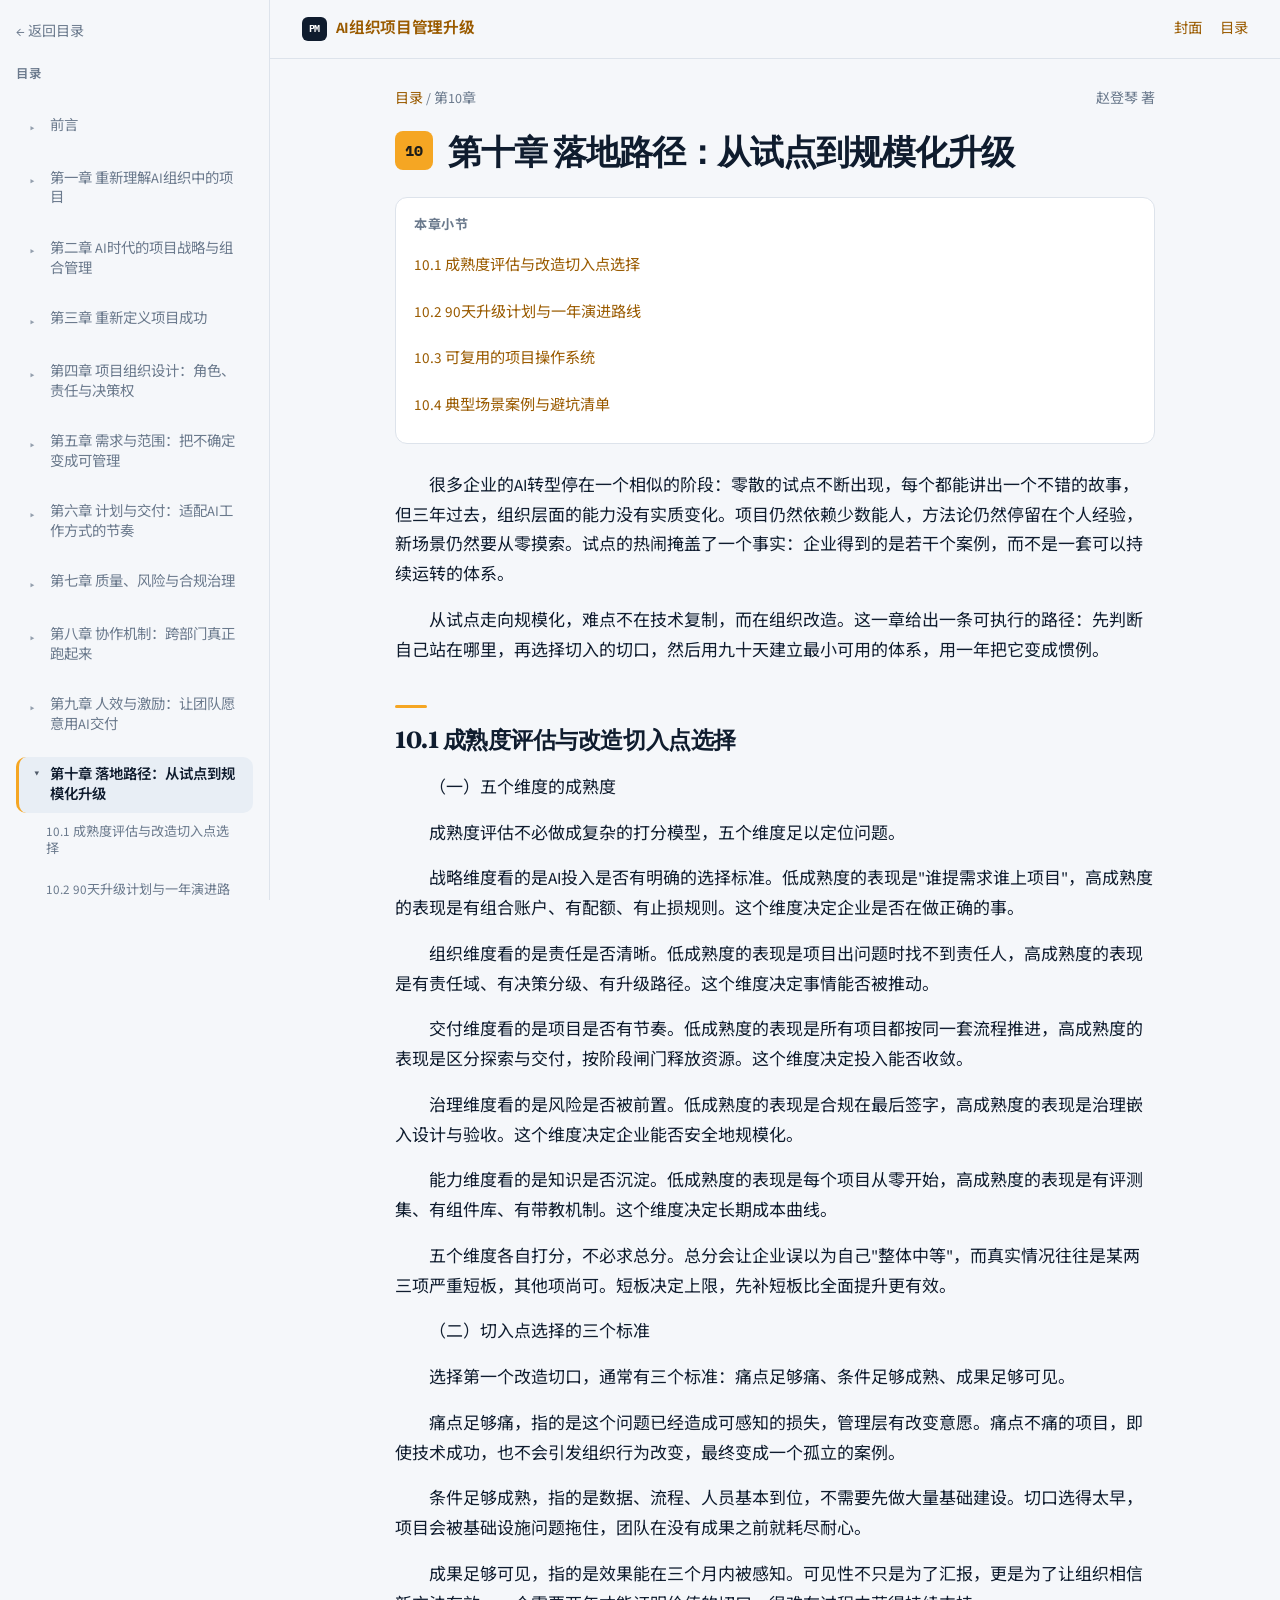
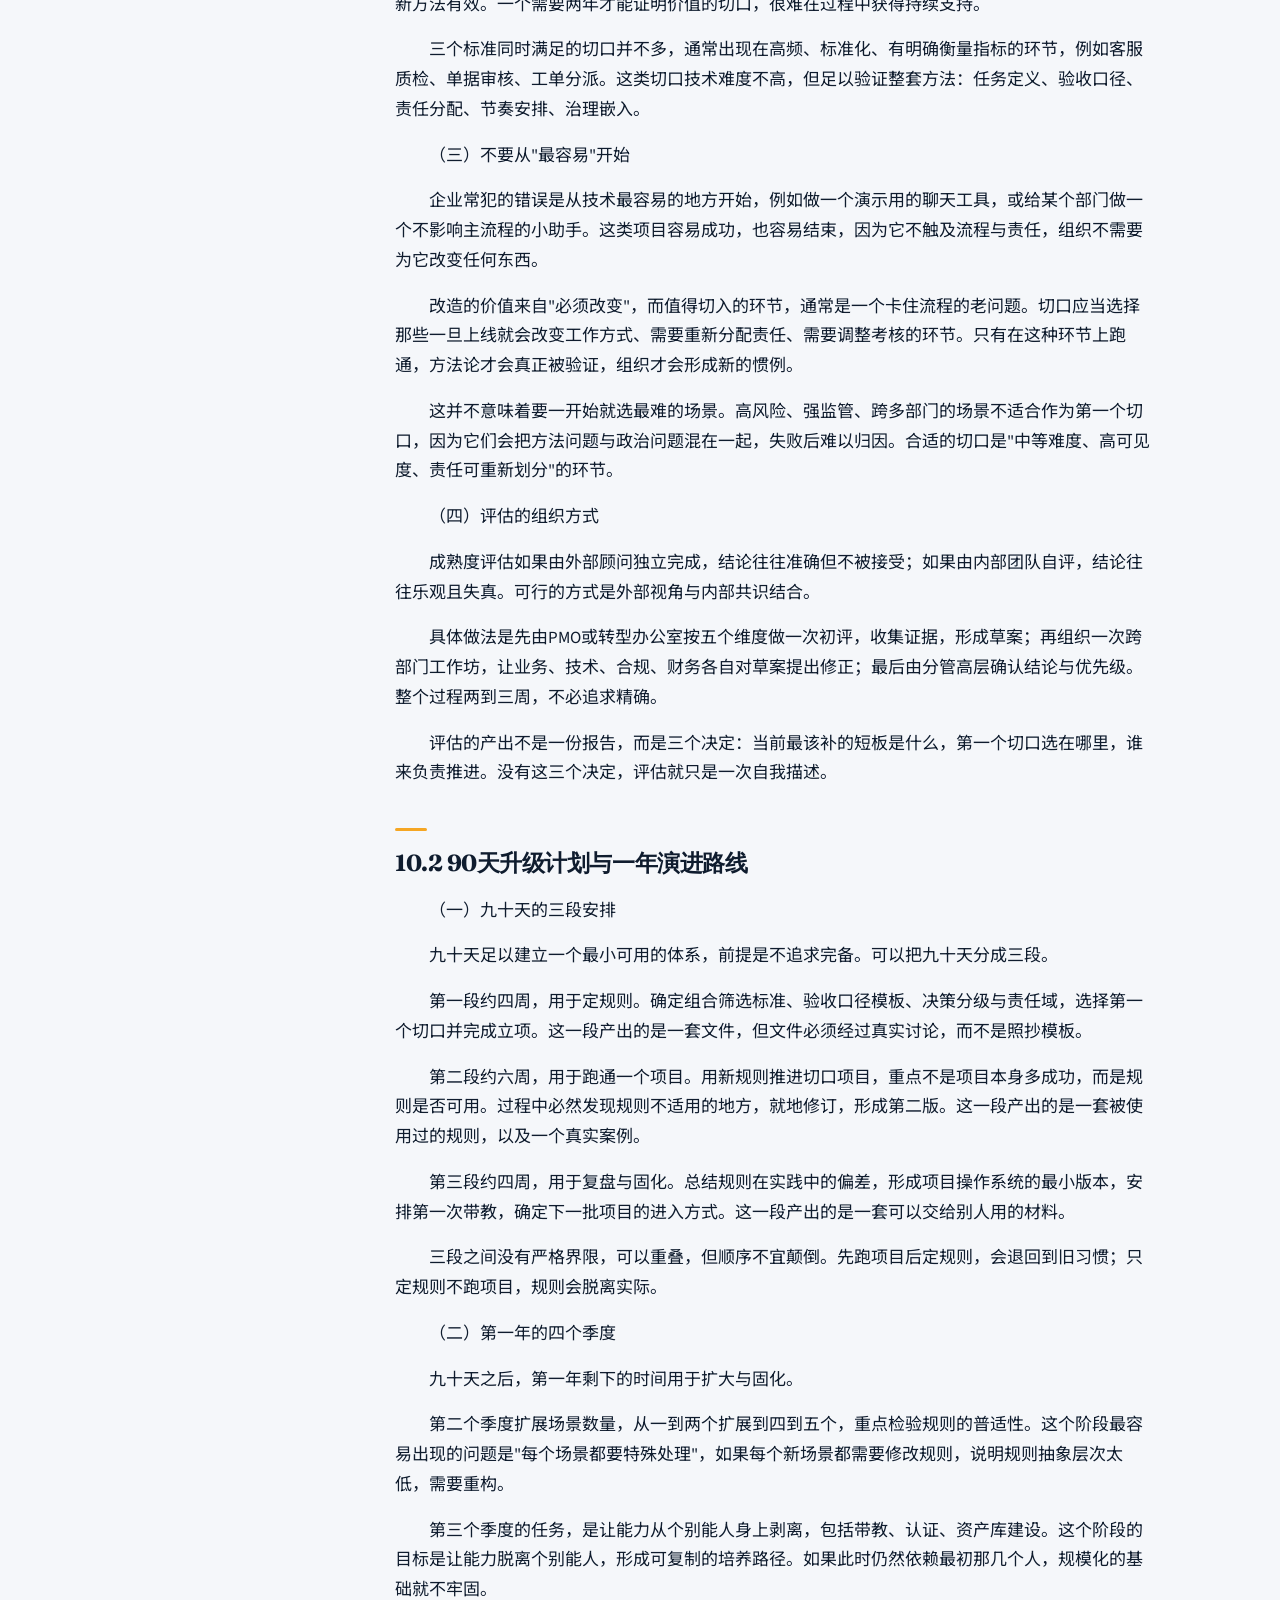
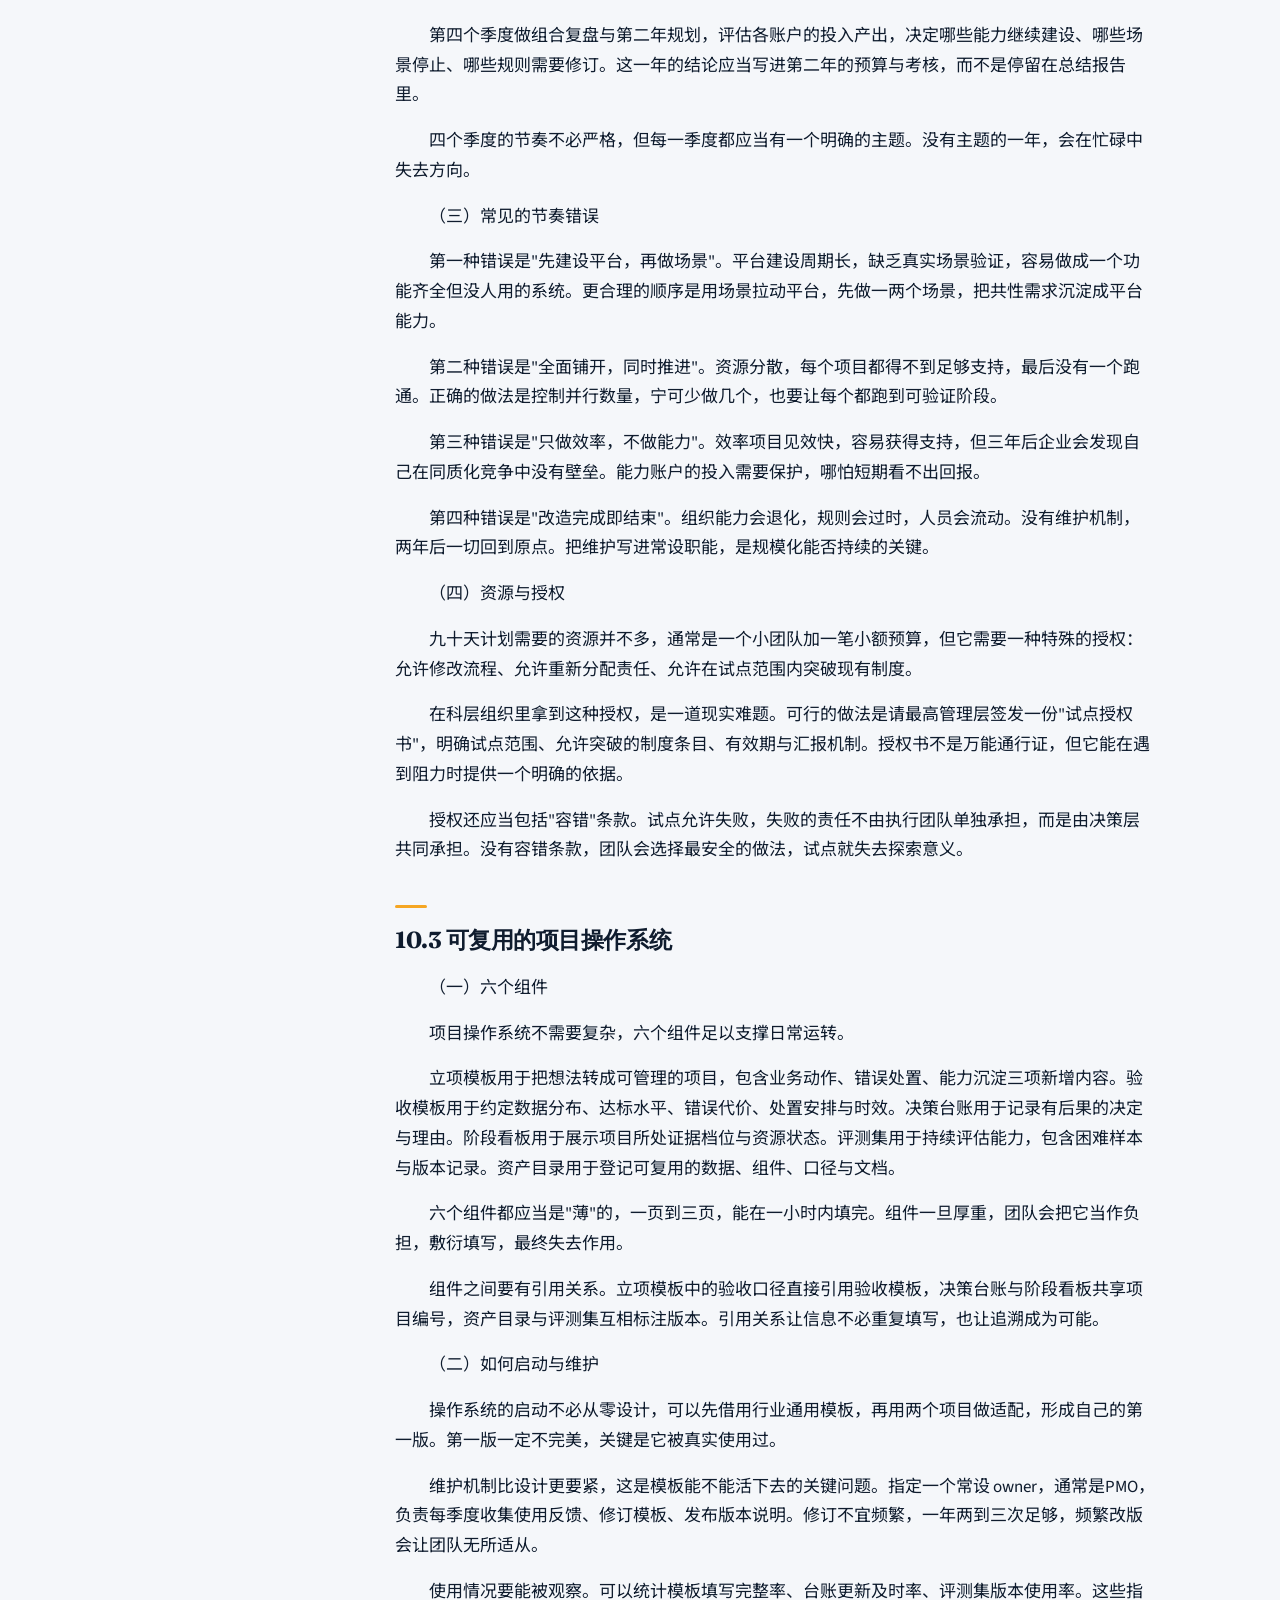
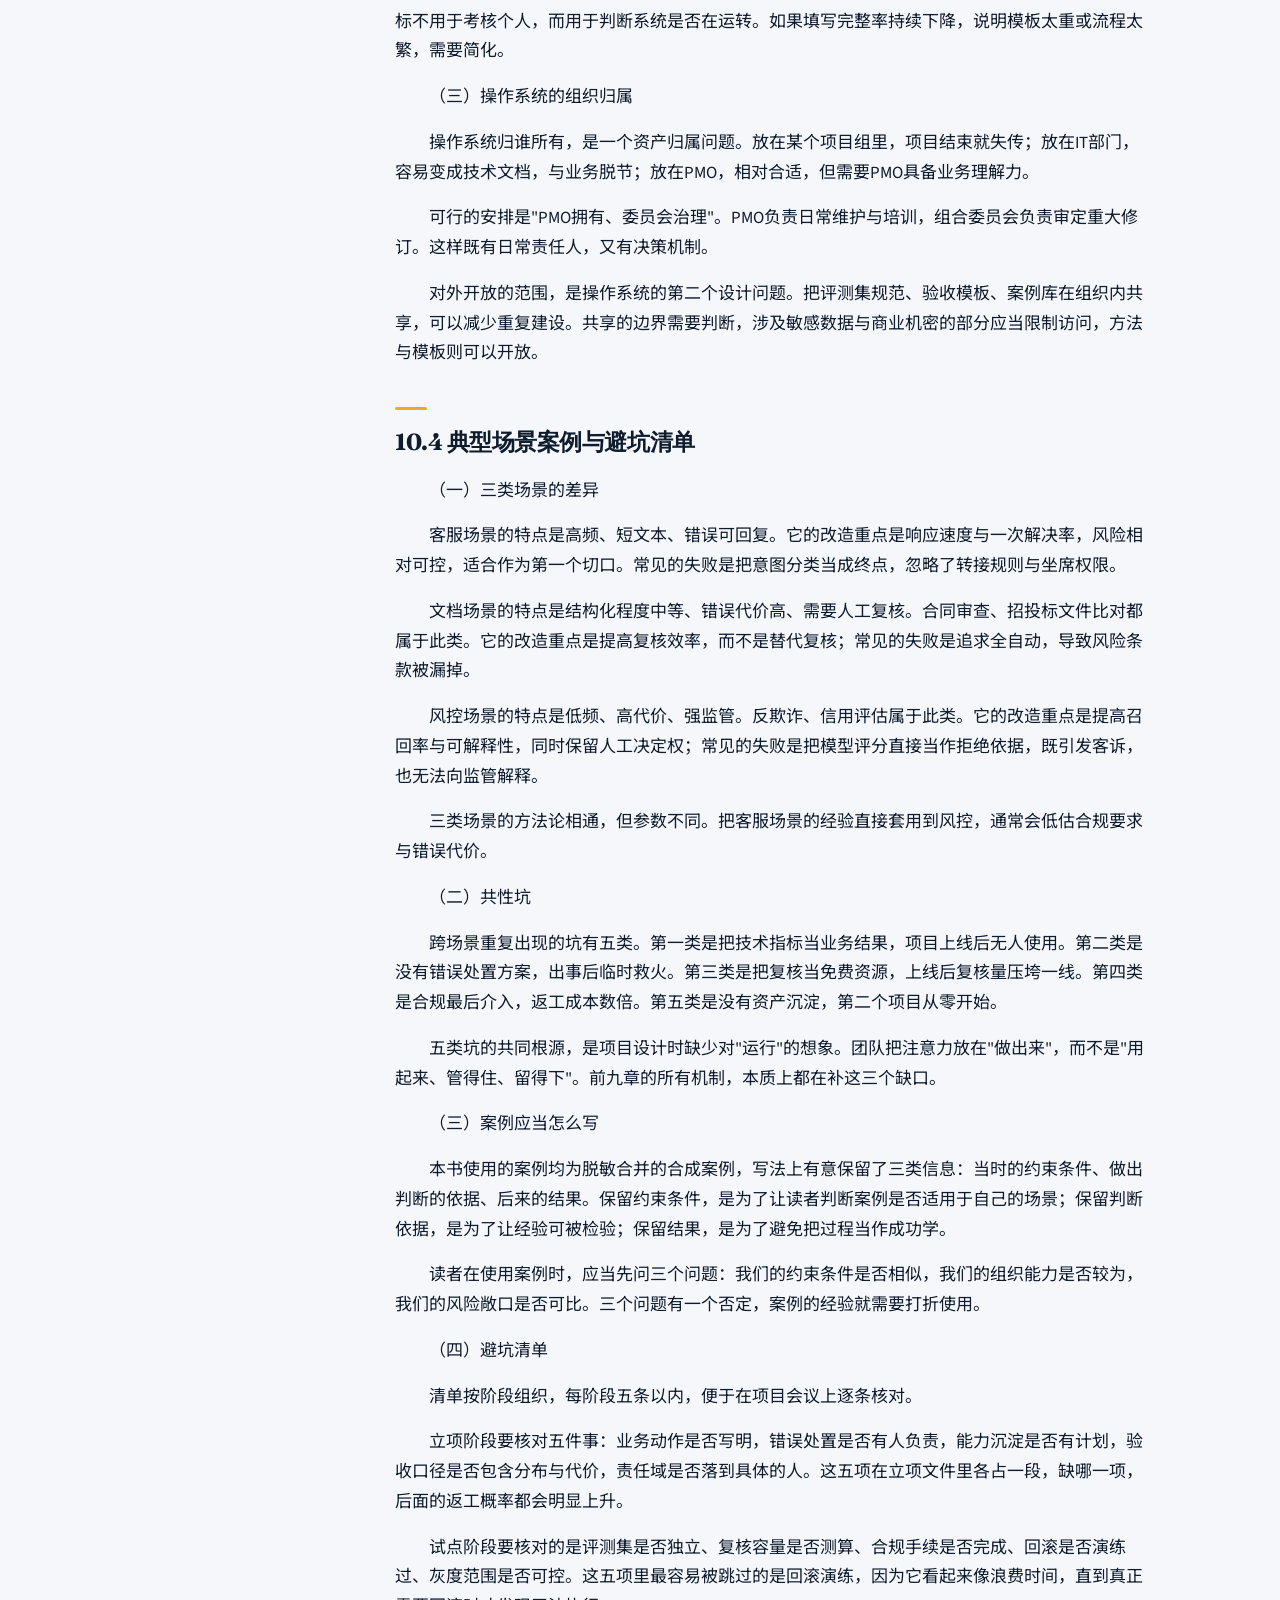
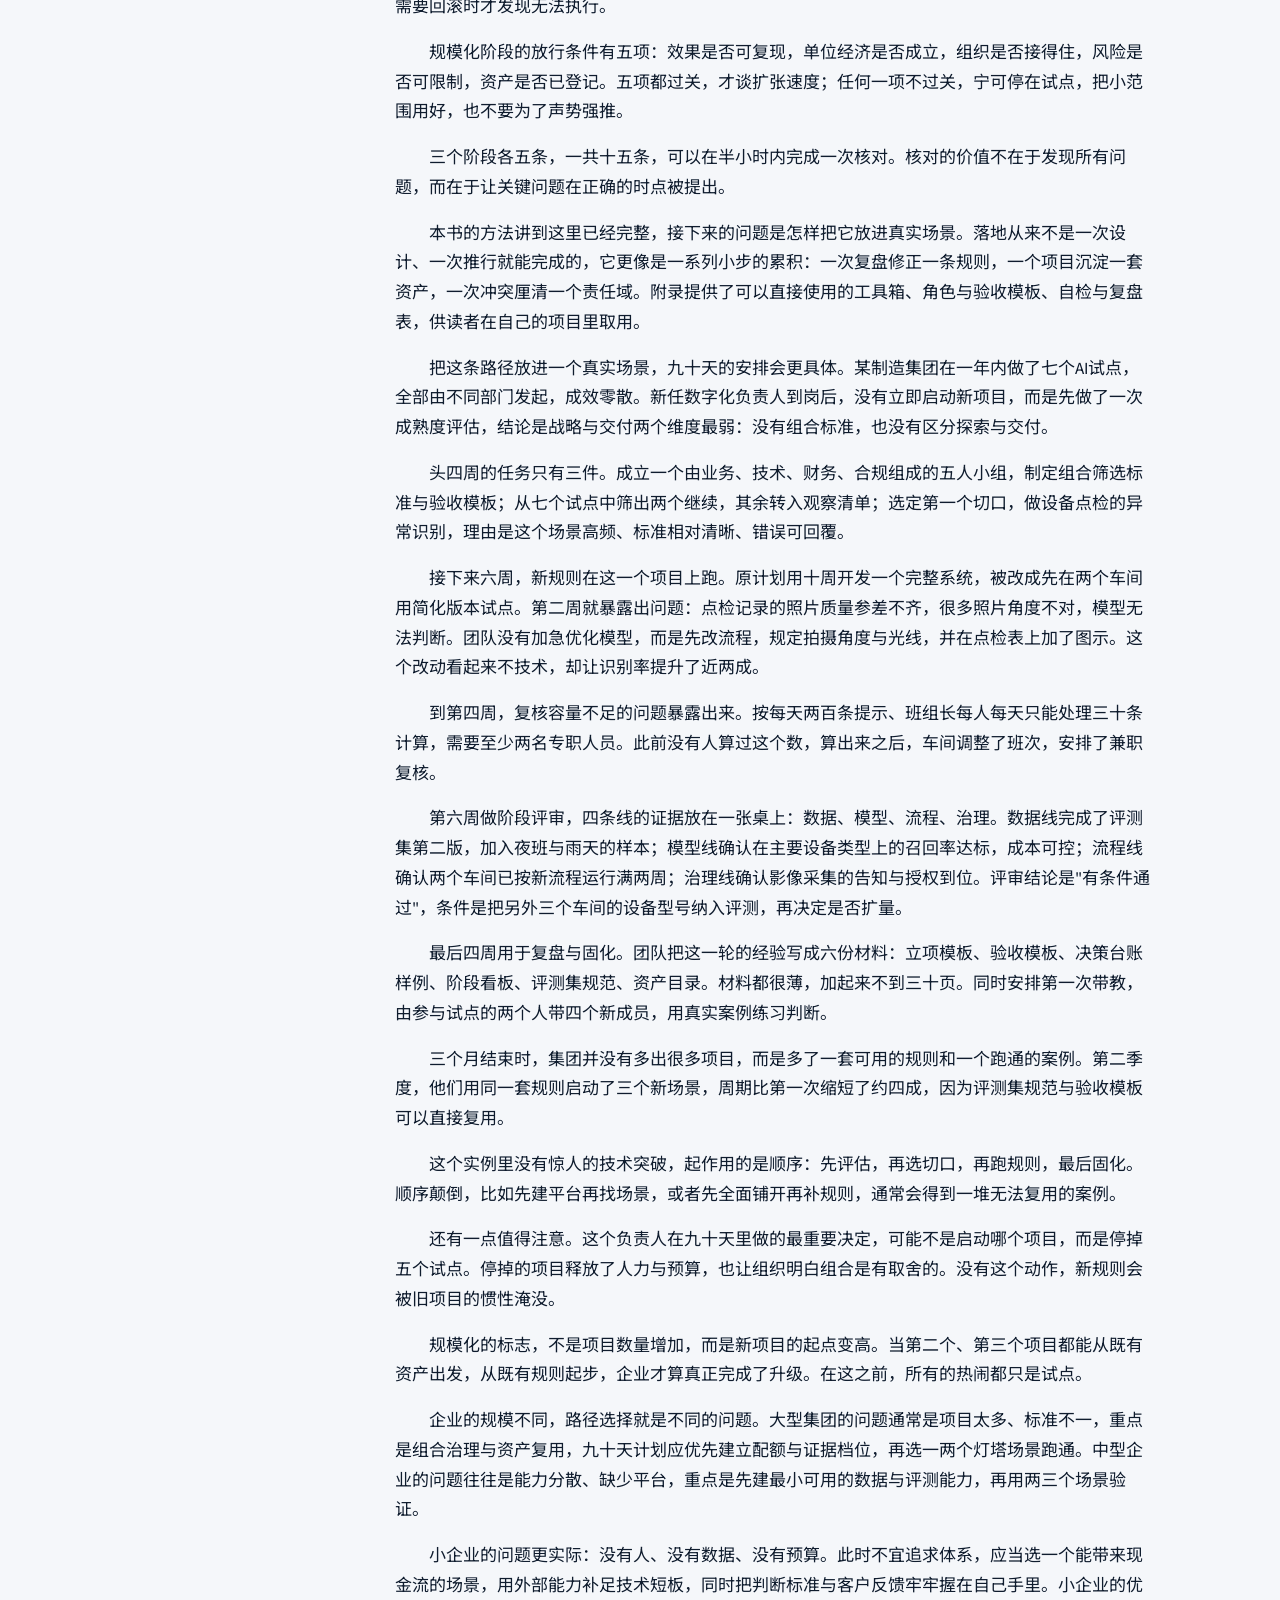
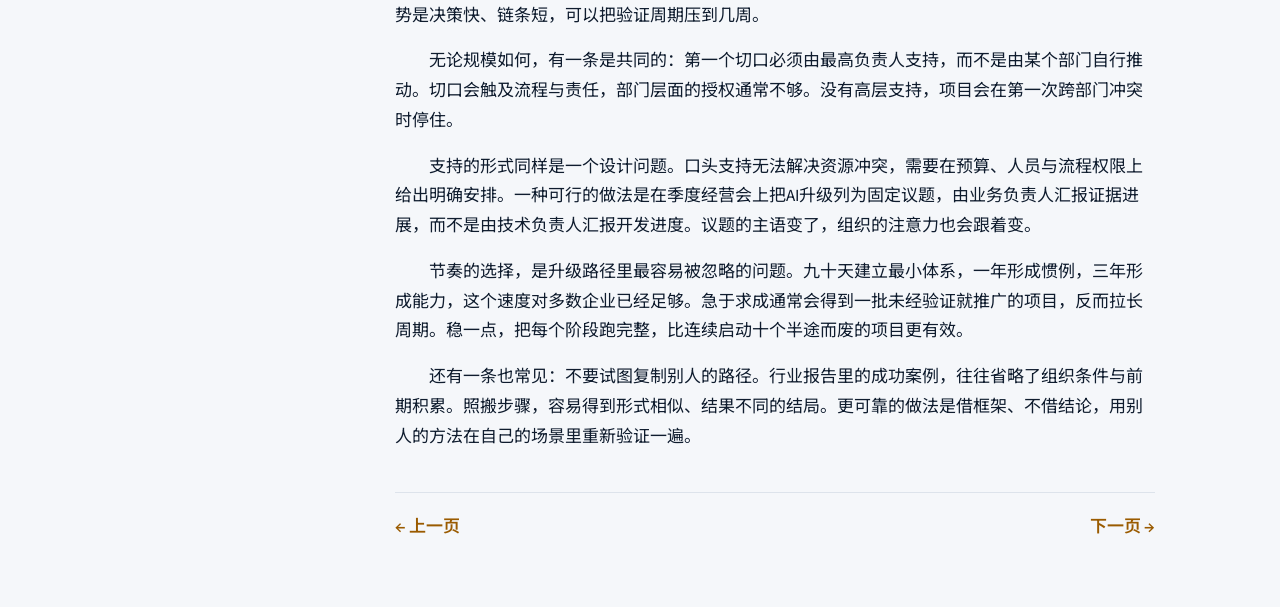
<file: ch10.html>
<!DOCTYPE html>
<html lang="zh-CN">
<head>
  <meta charset="UTF-8" />
  <meta name="viewport" content="width=device-width, initial-scale=1" />
  <title>第十章 落地路径：从试点到规模化升级 · AI组织项目管理升级</title>
  <link rel="preconnect" href="https://fonts.googleapis.com" />
  <link rel="preconnect" href="https://fonts.gstatic.com" crossorigin />
  <link href="https://fonts.googleapis.com/css2?family=Fraunces:opsz,wght@9..144,500;9..144,650&family=IBM+Plex+Mono:wght@400;500&family=Noto+Sans+SC:wght@400;500;700&family=Source+Sans+3:wght@400;600;700&display=swap" rel="stylesheet" />
  <link rel="stylesheet" href="styles.css" />
  <style>
:root {
  --ha-bg: #f5f7fa;
  --ha-sidebar: #f5f7fa;
  --ha-ink: #0f1c2e;
  --ha-muted: #6b7a8d;
  --ha-line: #dde3eb;
  --ha-active-bg: #e8eef5;
  --ha-accent: #f5a623;
  --ha-accent-ink: #1c1c1a;
}
body.hermes-book {
  background: var(--ha-bg) !important;
  color: var(--ha-ink);
  font-size: 17px;
  line-height: 1.75;
}
body.hermes-book a { color: #9a5b00; }
body.hermes-book a:hover { color: var(--ha-ink); }
.ha-shell {
  display: grid;
  grid-template-columns: 270px minmax(0, 1fr);
  min-height: 100vh;
}
.ha-sidebar {
  position: sticky;
  top: 0;
  align-self: start;
  height: 100vh;
  overflow-y: auto;
  padding: 1.25rem 1rem 1.5rem;
  border-right: 1px solid var(--ha-line);
  background: var(--ha-sidebar);
  display: flex;
  flex-direction: column;
  gap: 0.85rem;
}
.ha-back {
  display: inline-flex;
  align-items: center;
  gap: 0.35rem;
  color: var(--ha-muted) !important;
  text-decoration: none;
  font-size: 0.88rem;
}
.ha-back:hover { color: var(--ha-ink) !important; }
.ha-toc-label {
  font-size: 0.78rem;
  font-weight: 600;
  color: var(--ha-muted);
  letter-spacing: 0.06em;
  margin: 0.35rem 0 0.15rem;
}
.ha-chapters {
  list-style: none;
  margin: 0;
  padding: 0;
  display: flex;
  flex-direction: column;
  gap: 0.15rem;
}
.ha-chapters > li {
  border-radius: 10px;
}
.ha-chapters .chap-toggle {
  display: flex;
  align-items: flex-start;
  gap: 0.35rem;
  width: 100%;
  padding: 0.55rem 0.7rem;
  border: 0;
  border-radius: 10px;
  border-left: 3px solid transparent;
  background: transparent;
  color: var(--ha-muted);
  font: inherit;
  font-size: 0.9rem;
  line-height: 1.35;
  text-align: left;
  cursor: pointer;
}
.ha-chapters .chap-toggle:hover {
  background: rgba(15,28,46,0.04);
  color: var(--ha-ink);
}
.ha-chapters > li.open > .chap-toggle,
.ha-chapters > li.active > .chap-toggle {
  background: var(--ha-active-bg);
  color: var(--ha-ink);
  font-weight: 600;
  border-left-color: var(--ha-accent);
}
.ha-chapters .chap-caret {
  flex: 0 0 auto;
  width: 0.9rem;
  margin-top: 0.15rem;
  color: inherit;
  opacity: 0.7;
  transition: transform 0.15s ease;
}
.ha-chapters > li.open > .chap-toggle .chap-caret {
  transform: rotate(90deg);
}
.ha-chapters .chap-subs {
  list-style: none;
  margin: 0 0 0.35rem;
  padding: 0 0.4rem 0.25rem 1.35rem;
  display: none;
}
.ha-chapters > li.open > .chap-subs {
  display: grid;
  gap: 0.12rem;
}
.ha-chapters .chap-subs a {
  display: block;
  padding: 0.32rem 0.55rem;
  border-radius: 8px;
  text-decoration: none;
  color: var(--ha-muted);
  font-size: 0.82rem;
  line-height: 1.35;
}
.ha-chapters .chap-subs a:hover {
  background: rgba(15,28,46,0.04);
  color: var(--ha-ink);
}
.ha-chapters .chap-subs a.active {
  color: var(--ha-ink);
  font-weight: 600;
  background: rgba(31,111,235,0.08);
}
.ha-side-foot {
  margin-top: auto;
  padding-top: 1rem;
  border-top: 1px solid var(--ha-line);
  display: flex;
  flex-direction: column;
  gap: 0.55rem;
}
.ha-side-foot a {
  color: var(--ha-muted);
  text-decoration: none;
  font-size: 0.88rem;
}
.ha-side-foot a:hover { color: var(--ha-ink); }
.ha-main {
  min-width: 0;
  display: flex;
  flex-direction: column;
}
.ha-topbar {
  display: flex;
  align-items: center;
  justify-content: space-between;
  gap: 1rem;
  padding: 0.95rem 2rem;
  border-bottom: 1px solid var(--ha-line);
  background: rgba(245,247,250,0.92);
  backdrop-filter: blur(8px);
  position: sticky;
  top: 0;
  z-index: 5;
}
.ha-brand {
  display: inline-flex;
  align-items: center;
  gap: 0.55rem;
  text-decoration: none;
  color: var(--ha-ink);
  font-weight: 650;
  font-size: 0.98rem;
  letter-spacing: -0.02em;
}
.ha-brand-mark {
  width: 1.55rem;
  height: 1.55rem;
  border-radius: 6px;
  background: #0f1c2e;
  color: #fff;
  display: grid;
  place-items: center;
  font-size: 0.62rem;
  font-weight: 700;
  font-family: var(--font-mono);
}
.ha-top-links {
  display: flex;
  gap: 1.1rem;
  flex-wrap: wrap;
}
.ha-top-links a {
  color: var(--ha-muted);
  text-decoration: none;
  font-size: 0.9rem;
}
.ha-top-links a:hover { color: var(--ha-ink); }
.ha-article {
  width: min(760px, calc(100% - 3rem));
  margin: 0 auto;
  padding: 1.75rem 0 4rem;
}
.ha-meta {
  display: flex;
  justify-content: space-between;
  align-items: center;
  gap: 1rem;
  color: var(--ha-muted);
  font-size: 0.88rem;
  margin-bottom: 1.25rem;
}
.ha-meta a { color: inherit; text-decoration: none; }
.ha-meta a:hover { color: var(--ha-ink); }
.ha-chapter-head {
  display: flex;
  align-items: flex-start;
  gap: 0.9rem;
  margin-bottom: 1.5rem;
}
.ha-chapter-num {
  flex: 0 0 auto;
  min-width: 2.4rem;
  height: 2.4rem;
  padding: 0 0.55rem;
  border-radius: 8px;
  background: var(--ha-accent);
  color: var(--ha-accent-ink);
  display: grid;
  place-items: center;
  font-family: var(--font-mono);
  font-weight: 700;
  font-size: 0.95rem;
}
.ha-chapter-head h1 {
  margin: 0;
  font-size: clamp(1.55rem, 3vw, 2.15rem);
  border: none;
  padding: 0;
  letter-spacing: -0.03em;
}
.ha-section-list {
  list-style: none;
  margin: 0;
  padding: 0;
  display: flex;
  flex-direction: column;
  gap: 0.05rem;
}
.ha-section-list a {
  display: block;
  padding: 0.35rem 0.55rem;
  border-radius: 8px;
  text-decoration: none;
  color: var(--ha-muted);
  font-size: 0.82rem;
  line-height: 1.35;
}
.ha-section-list a:hover {
  background: rgba(15,28,46,0.04);
  color: var(--ha-ink);
}
.ha-content h2 {
  border-top: none;
  padding-top: 0.2rem;
  margin-top: 2.2rem;
}
.ha-content h2::before {
  content: "";
  display: block;
  width: 2rem;
  height: 3px;
  background: var(--ha-accent);
  margin-bottom: 0.75rem;
  border-radius: 2px;
}
.ha-content p { margin: 0 0 1rem; text-indent: 2em; }
.ha-sec-box {
  margin: 0 0 1.75rem;
  padding: 1rem 1.15rem 1.05rem;
  border-radius: 12px;
  background: #fff;
  border: 1px solid var(--ha-line);
}
.ha-sec-box .label {
  margin: 0 0 0.55rem;
  font-size: 0.82rem;
  font-weight: 700;
  color: var(--ha-muted);
  letter-spacing: 0.04em;
}
.ha-sec-box ul {
  list-style: none;
  margin: 0;
  padding: 0;
  display: grid;
  gap: 0.35rem;
}
.ha-sec-box a {
  text-decoration: none;
  color: var(--ha-ink);
  font-size: 0.95rem;
}
.ha-sec-box a:hover { color: #1554b5; }
.book-block {
  margin: 0 0 1rem;
  padding: 1rem 1.1rem 1.05rem;
  border-radius: 12px;
  background: #fff;
  border: 1px solid var(--ha-line);
}
.book-block h2 {
  margin: 0 0 0.55rem;
  font-size: 1.05rem;
  border: none;
  padding: 0;
  display: flex;
  gap: 0.65rem;
  align-items: baseline;
}
.book-block h2 a { text-decoration: none; color: var(--ha-ink); }
.book-block h2 .num {
  display: inline-grid;
  place-items: center;
  width: 1.85rem;
  height: 1.85rem;
  border-radius: 7px;
  background: var(--ha-accent);
  color: var(--ha-accent-ink);
  font-family: var(--font-mono);
  font-size: 0.82rem;
  font-weight: 700;
}
.book-block ul.secs {
  list-style: none;
  margin: 0;
  padding: 0;
  color: #3a4652;
  font-size: 0.92rem;
  display: grid;
  gap: 0.28rem;
}
.book-block ul.secs a { text-decoration: none; color: #3a4652; }
.book-block ul.secs a:hover { color: #1554b5; }
.figcap { color: var(--ha-muted); font-size: 0.9rem; text-align: center; margin: 0.25rem 0 1rem; }
.table-wrap { overflow-x: auto; margin: 1rem 0; }
.table-wrap table { width: 100%; border-collapse: collapse; font-size: 0.92rem; }
.table-wrap th, .table-wrap td { border: 1px solid var(--ha-line); padding: 0.45rem 0.6rem; text-align: left; vertical-align: top; }
.table-wrap th { background: #e8eef5; }
.figure img { max-width: 100%; height: auto; border-radius: 10px; border: 1px solid var(--ha-line); }
.ha-footer-nav {
  display: flex;
  justify-content: space-between;
  gap: 1rem;
  margin-top: 2.5rem;
  padding-top: 1.25rem;
  border-top: 1px solid var(--ha-line);
}
.ha-footer-nav a {
  text-decoration: none;
  color: var(--ha-ink);
  font-weight: 600;
}
.ha-index-list {
  list-style: none;
  margin: 0;
  padding: 0;
  display: flex;
  flex-direction: column;
  gap: 0.45rem;
}
.ha-index-list a {
  display: grid;
  grid-template-columns: 2.6rem 1fr;
  gap: 0.85rem;
  align-items: center;
  padding: 0.95rem 1rem;
  border-radius: 12px;
  text-decoration: none;
  color: var(--ha-ink);
  background: #fff;
  border: 1px solid var(--ha-line);
}
.ha-index-list a:hover { border-color: #c5d0de; background: #f8fafc; }
.ha-index-list .num {
  width: 2.4rem;
  height: 2.4rem;
  border-radius: 8px;
  background: var(--ha-accent);
  color: var(--ha-accent-ink);
  display: grid;
  place-items: center;
  font-family: var(--font-mono);
  font-weight: 700;
}
.ha-author {
  margin: 0 0 1.5rem;
  padding: 1.1rem 1.2rem;
  border-radius: 12px;
  background: #fff;
  border: 1px solid var(--ha-line);
}
.ha-author h2 {
  margin: 0 0 0.45rem;
  font-size: 1.05rem;
  border: none;
  padding: 0;
}
.ha-author p { margin: 0; color: #3a4652; font-size: 0.98rem; }
.ha-cover-thumb {
  display: inline-block;
  line-height: 0;
  border-radius: 8px;
  overflow: hidden;
  border: 1px solid var(--ha-line);
  margin: 0 0 1.25rem;
}
.ha-cover-thumb img {
  width: min(240px, 100%);
  height: auto;
  display: block;
}
@media (max-width: 920px) {
  .ha-shell { grid-template-columns: 1fr; }
  .ha-sidebar {
    position: static;
    height: auto;
    max-height: none;
    border-right: none;
    border-bottom: 1px solid var(--ha-line);
  }
  .ha-article { width: min(760px, calc(100% - 2rem)); }
  .ha-topbar { padding: 0.85rem 1rem; }
}
</style>
</head>
<body class="hermes-book">
  <div class="ha-shell">
    <aside class="ha-sidebar" aria-label="目录">
      <a class="ha-back" href="index.html">← 返回目录</a>
      <div class="ha-toc-label">目录</div>
      <ul class="ha-chapters">
        <li data-chap="ch00.html"><button type="button" class="chap-toggle" aria-expanded="false"><span class="chap-caret" aria-hidden="true">▸</span><span>前言</span></button><ul class="chap-subs"><li><a href="ch00.html#0-1-这本书想解决什么问题">0.1 这本书想解决什么问题</a></li><li><a href="ch00.html#0-2-写给谁看">0.2 写给谁看</a></li><li><a href="ch00.html#0-3-三个基本判断">0.3 三个基本判断</a></li><li><a href="ch00.html#0-4-全书结构">0.4 全书结构</a></li><li><a href="ch00.html#0-5-关于案例与数据的说明">0.5 关于案例与数据的说明</a></li><li><a href="ch00.html#0-6-一个提醒">0.6 一个提醒</a></li></ul></li><li data-chap="ch01.html"><button type="button" class="chap-toggle" aria-expanded="false"><span class="chap-caret" aria-hidden="true">▸</span><span>第一章 重新理解AI组织中的项目</span></button><ul class="chap-subs"><li><a href="ch01.html#1-1-从数字化项目到AI原生项目">1.1 从数字化项目到AI原生项目</a></li><li><a href="ch01.html#1-2-项目失败的常见归因为何失效">1.2 项目失败的常见归因为何失效</a></li><li><a href="ch01.html#1-3-人机协同如何改写交付单元">1.3 人机协同如何改写交付单元</a></li><li><a href="ch01.html#1-4-本书框架与使用方法">1.4 本书框架与使用方法</a></li></ul></li><li data-chap="ch02.html"><button type="button" class="chap-toggle" aria-expanded="false"><span class="chap-caret" aria-hidden="true">▸</span><span>第二章 AI时代的项目战略与组合管理</span></button><ul class="chap-subs"><li><a href="ch02.html#2-1-从项目清单到能力与价值组合">2.1 从项目清单到能力与价值组合</a></li><li><a href="ch02.html#2-2-什么样的事值得做成项目">2.2 什么样的事值得做成项目</a></li><li><a href="ch02.html#2-3-AI投入的优先级与止损机制">2.3 AI投入的优先级与止损机制</a></li><li><a href="ch02.html#2-4-组合看板-战略对齐与资源再平衡">2.4 组合看板：战略对齐与资源再平衡</a></li></ul></li><li data-chap="ch03.html"><button type="button" class="chap-toggle" aria-expanded="false"><span class="chap-caret" aria-hidden="true">▸</span><span>第三章 重新定义项目成功</span></button><ul class="chap-subs"><li><a href="ch03.html#3-1-从按期上线到可验证的业务结果">3.1 从按期上线到可验证的业务结果</a></li><li><a href="ch03.html#3-2-过程指标-结果指标与学习指标">3.2 过程指标、结果指标与学习指标</a></li><li><a href="ch03.html#3-3-AI项目的验收口径怎么定">3.3 AI项目的验收口径怎么定</a></li><li><a href="ch03.html#3-4-失败-试点与规模化的判定标准">3.4 失败、试点与规模化的判定标准</a></li></ul></li><li data-chap="ch04.html"><button type="button" class="chap-toggle" aria-expanded="false"><span class="chap-caret" aria-hidden="true">▸</span><span>第四章 项目组织设计：角色、责任与决策权</span></button><ul class="chap-subs"><li><a href="ch04.html#4-1-产品-业务-数据-算法-工程如何编队">4.1 产品、业务、数据、算法、工程如何编队</a></li><li><a href="ch04.html#4-2-人机分工与关键决策分级">4.2 人机分工与关键决策分级</a></li><li><a href="ch04.html#4-3-项目经理的新定位-从进度官到协同设计师">4.3 项目经理的新定位：从进度官到协同设计师</a></li><li><a href="ch04.html#4-4-责任域-升级路径与决策台账">4.4 责任域、升级路径与决策台账</a></li></ul></li><li data-chap="ch05.html"><button type="button" class="chap-toggle" aria-expanded="false"><span class="chap-caret" aria-hidden="true">▸</span><span>第五章 需求与范围：把不确定变成可管理</span></button><ul class="chap-subs"><li><a href="ch05.html#5-1-AI需求为什么总是-看起来清楚-做起来漂移">5.1 AI需求为什么总是"看起来清楚、做起来漂移"</a></li><li><a href="ch05.html#5-2-问题定义-约束边界与不可自动化清单">5.2 问题定义、约束边界与不可自动化清单</a></li><li><a href="ch05.html#5-3-范围分层-MVP-增强版与禁区">5.3 范围分层：MVP、增强版与禁区</a></li><li><a href="ch05.html#5-4-变更控制-允许探索-但不允许无底线膨胀">5.4 变更控制：允许探索，但不允许无底线膨胀</a></li></ul></li><li data-chap="ch06.html"><button type="button" class="chap-toggle" aria-expanded="false"><span class="chap-caret" aria-hidden="true">▸</span><span>第六章 计划与交付：适配AI工作方式的节奏</span></button><ul class="chap-subs"><li><a href="ch06.html#6-1-为什么传统瀑布和纯敏捷都容易失灵">6.1 为什么传统瀑布和纯敏捷都容易失灵</a></li><li><a href="ch06.html#6-2-双轨节奏-探索轨与交付轨">6.2 双轨节奏：探索轨与交付轨</a></li><li><a href="ch06.html#6-3-里程碑设计-数据-模型-流程-治理四条线">6.3 里程碑设计：数据、模型、流程、治理四条线</a></li><li><a href="ch06.html#6-4-人机并行下的依赖管理与缓冲策略">6.4 人机并行下的依赖管理与缓冲策略</a></li></ul></li><li data-chap="ch07.html"><button type="button" class="chap-toggle" aria-expanded="false"><span class="chap-caret" aria-hidden="true">▸</span><span>第七章 质量、风险与合规治理</span></button><ul class="chap-subs"><li><a href="ch07.html#7-1-AI项目的质量不只是-测通了">7.1 AI项目的质量不只是"测通了"</a></li><li><a href="ch07.html#7-2-模型风险-数据风险-流程风险与责任风险">7.2 模型风险、数据风险、流程风险与责任风险</a></li><li><a href="ch07.html#7-3-验证机制-抽样-回测-人工复核与回滚">7.3 验证机制：抽样、回测、人工复核与回滚</a></li><li><a href="ch07.html#7-4-隐私-安全-伦理与审计如何嵌入交付">7.4 隐私、安全、伦理与审计如何嵌入交付</a></li></ul></li><li data-chap="ch08.html"><button type="button" class="chap-toggle" aria-expanded="false"><span class="chap-caret" aria-hidden="true">▸</span><span>第八章 协作机制：跨部门真正跑起来</span></button><ul class="chap-subs"><li><a href="ch08.html#8-1-AI项目协作失败的组织根因">8.1 AI项目协作失败的组织根因</a></li><li><a href="ch08.html#8-2-协同界面-输入-审核-例外-交接">8.2 协同界面：输入、审核、例外、交接</a></li><li><a href="ch08.html#8-3-会议-文档-智能体与知识沉淀怎么配">8.3 会议、文档、智能体与知识沉淀怎么配</a></li><li><a href="ch08.html#8-4-冲突处理-业务目标-技术可行与合规底线">8.4 冲突处理：业务目标、技术可行与合规底线</a></li></ul></li><li data-chap="ch09.html"><button type="button" class="chap-toggle" aria-expanded="false"><span class="chap-caret" aria-hidden="true">▸</span><span>第九章 人效与激励：让团队愿意用AI交付</span></button><ul class="chap-subs"><li><a href="ch09.html#9-1-从工时核算到判断密度与交付质量">9.1 从工时核算到判断密度与交付质量</a></li><li><a href="ch09.html#9-2-AI贡献如何进入项目评价">9.2 AI贡献如何进入项目评价</a></li><li><a href="ch09.html#9-3-项目经理-专家与执行角色的差异化激励">9.3 项目经理、专家与执行角色的差异化激励</a></li><li><a href="ch09.html#9-4-能力建设-项目团队的AI素养与带教机制">9.4 能力建设：项目团队的AI素养与带教机制</a></li></ul></li><li class="open active" data-chap="ch10.html"><button type="button" class="chap-toggle" aria-expanded="true"><span class="chap-caret" aria-hidden="true">▸</span><span>第十章 落地路径：从试点到规模化升级</span></button><ul class="chap-subs"><li><a href="ch10.html#10-1-成熟度评估与改造切入点选择">10.1 成熟度评估与改造切入点选择</a></li><li><a href="ch10.html#10-2-90天升级计划与一年演进路线">10.2 90天升级计划与一年演进路线</a></li><li><a href="ch10.html#10-3-可复用的项目操作系统">10.3 可复用的项目操作系统</a></li><li><a href="ch10.html#10-4-典型场景案例与避坑清单">10.4 典型场景案例与避坑清单</a></li></ul></li><li data-chap="appendix.html"><button type="button" class="chap-toggle" aria-expanded="false"><span class="chap-caret" aria-hidden="true">▸</span><span>附录</span></button><ul class="chap-subs"><li><a href="appendix.html#A-1-AI项目管理工具箱">A.1 AI项目管理工具箱</a></li><li><a href="appendix.html#A-2-角色职责-决策分级与验收模板">A.2 角色职责、决策分级与验收模板</a></li><li><a href="appendix.html#A-3-自检清单与复盘表">A.3 自检清单与复盘表</a></li><li><a href="appendix.html#A-4-使用说明与常见误用">A.4 使用说明与常见误用</a></li></ul></li>
      </ul>
      <div class="ha-side-foot">
        <a href="cover.html">封面</a>
        <a href="index.html">目录</a>
      </div>
    </aside>
    <div class="ha-main">
      <header class="ha-topbar">
        <a class="ha-brand" href="index.html">
          <span class="ha-brand-mark">PM</span>
          AI组织项目管理升级
        </a>
        <div class="ha-top-links">
          <a href="cover.html">封面</a>
          <a href="index.html">目录</a>
        </div>
      </header>
      <article class="ha-article">
        <div class="ha-meta">
          <div><a href="index.html">目录</a> / 第10章</div>
          <div>赵登琴 著</div>
        </div>
        <div class="ha-chapter-head">
          <div class="ha-chapter-num">10</div>
          <h1>第十章 落地路径：从试点到规模化升级</h1>
        </div>
        <nav class="ha-sec-box" aria-label="本章小节">
          <div class="label">本章小节</div>
          <ul>
<li><a href="#10-1-成熟度评估与改造切入点选择">10.1 成熟度评估与改造切入点选择</a></li><li><a href="#10-2-90天升级计划与一年演进路线">10.2 90天升级计划与一年演进路线</a></li><li><a href="#10-3-可复用的项目操作系统">10.3 可复用的项目操作系统</a></li><li><a href="#10-4-典型场景案例与避坑清单">10.4 典型场景案例与避坑清单</a></li>
          </ul>
        </nav>
        <div class="ha-content">
<p>很多企业的AI转型停在一个相似的阶段：零散的试点不断出现，每个都能讲出一个不错的故事，但三年过去，组织层面的能力没有实质变化。项目仍然依赖少数能人，方法论仍然停留在个人经验，新场景仍然要从零摸索。试点的热闹掩盖了一个事实：企业得到的是若干个案例，而不是一套可以持续运转的体系。</p>
<p>从试点走向规模化，难点不在技术复制，而在组织改造。这一章给出一条可执行的路径：先判断自己站在哪里，再选择切入的切口，然后用九十天建立最小可用的体系，用一年把它变成惯例。</p>
<h2 id="10-1-成熟度评估与改造切入点选择">10.1 成熟度评估与改造切入点选择</h2>
<p>（一）五个维度的成熟度</p>
<p>成熟度评估不必做成复杂的打分模型，五个维度足以定位问题。</p>
<p>战略维度看的是AI投入是否有明确的选择标准。低成熟度的表现是"谁提需求谁上项目"，高成熟度的表现是有组合账户、有配额、有止损规则。这个维度决定企业是否在做正确的事。</p>
<p>组织维度看的是责任是否清晰。低成熟度的表现是项目出问题时找不到责任人，高成熟度的表现是有责任域、有决策分级、有升级路径。这个维度决定事情能否被推动。</p>
<p>交付维度看的是项目是否有节奏。低成熟度的表现是所有项目都按同一套流程推进，高成熟度的表现是区分探索与交付，按阶段闸门释放资源。这个维度决定投入能否收敛。</p>
<p>治理维度看的是风险是否被前置。低成熟度的表现是合规在最后签字，高成熟度的表现是治理嵌入设计与验收。这个维度决定企业能否安全地规模化。</p>
<p>能力维度看的是知识是否沉淀。低成熟度的表现是每个项目从零开始，高成熟度的表现是有评测集、有组件库、有带教机制。这个维度决定长期成本曲线。</p>
<p>五个维度各自打分，不必求总分。总分会让企业误以为自己"整体中等"，而真实情况往往是某两三项严重短板，其他项尚可。短板决定上限，先补短板比全面提升更有效。</p>
<p>（二）切入点选择的三个标准</p>
<p>选择第一个改造切口，通常有三个标准：痛点足够痛、条件足够成熟、成果足够可见。</p>
<p>痛点足够痛，指的是这个问题已经造成可感知的损失，管理层有改变意愿。痛点不痛的项目，即使技术成功，也不会引发组织行为改变，最终变成一个孤立的案例。</p>
<p>条件足够成熟，指的是数据、流程、人员基本到位，不需要先做大量基础建设。切口选得太早，项目会被基础设施问题拖住，团队在没有成果之前就耗尽耐心。</p>
<p>成果足够可见，指的是效果能在三个月内被感知。可见性不只是为了汇报，更是为了让组织相信新方法有效。一个需要两年才能证明价值的切口，很难在过程中获得持续支持。</p>
<p>三个标准同时满足的切口并不多，通常出现在高频、标准化、有明确衡量指标的环节，例如客服质检、单据审核、工单分派。这类切口技术难度不高，但足以验证整套方法：任务定义、验收口径、责任分配、节奏安排、治理嵌入。</p>
<p>（三）不要从"最容易"开始</p>
<p>企业常犯的错误是从技术最容易的地方开始，例如做一个演示用的聊天工具，或给某个部门做一个不影响主流程的小助手。这类项目容易成功，也容易结束，因为它不触及流程与责任，组织不需要为它改变任何东西。</p>
<p>改造的价值来自"必须改变"，而值得切入的环节，通常是一个卡住流程的老问题。切口应当选择那些一旦上线就会改变工作方式、需要重新分配责任、需要调整考核的环节。只有在这种环节上跑通，方法论才会真正被验证，组织才会形成新的惯例。</p>
<p>这并不意味着要一开始就选最难的场景。高风险、强监管、跨多部门的场景不适合作为第一个切口，因为它们会把方法问题与政治问题混在一起，失败后难以归因。合适的切口是"中等难度、高可见度、责任可重新划分"的环节。</p>
<p>（四）评估的组织方式</p>
<p>成熟度评估如果由外部顾问独立完成，结论往往准确但不被接受；如果由内部团队自评，结论往往乐观且失真。可行的方式是外部视角与内部共识结合。</p>
<p>具体做法是先由PMO或转型办公室按五个维度做一次初评，收集证据，形成草案；再组织一次跨部门工作坊，让业务、技术、合规、财务各自对草案提出修正；最后由分管高层确认结论与优先级。整个过程两到三周，不必追求精确。</p>
<p>评估的产出不是一份报告，而是三个决定：当前最该补的短板是什么，第一个切口选在哪里，谁来负责推进。没有这三个决定，评估就只是一次自我描述。</p>
<h2 id="10-2-90天升级计划与一年演进路线">10.2 90天升级计划与一年演进路线</h2>
<p>（一）九十天的三段安排</p>
<p>九十天足以建立一个最小可用的体系，前提是不追求完备。可以把九十天分成三段。</p>
<p>第一段约四周，用于定规则。确定组合筛选标准、验收口径模板、决策分级与责任域，选择第一个切口并完成立项。这一段产出的是一套文件，但文件必须经过真实讨论，而不是照抄模板。</p>
<p>第二段约六周，用于跑通一个项目。用新规则推进切口项目，重点不是项目本身多成功，而是规则是否可用。过程中必然发现规则不适用的地方，就地修订，形成第二版。这一段产出的是一套被使用过的规则，以及一个真实案例。</p>
<p>第三段约四周，用于复盘与固化。总结规则在实践中的偏差，形成项目操作系统的最小版本，安排第一次带教，确定下一批项目的进入方式。这一段产出的是一套可以交给别人用的材料。</p>
<p>三段之间没有严格界限，可以重叠，但顺序不宜颠倒。先跑项目后定规则，会退回到旧习惯；只定规则不跑项目，规则会脱离实际。</p>
<p>（二）第一年的四个季度</p>
<p>九十天之后，第一年剩下的时间用于扩大与固化。</p>
<p>第二个季度扩展场景数量，从一到两个扩展到四到五个，重点检验规则的普适性。这个阶段最容易出现的问题是"每个场景都要特殊处理"，如果每个新场景都需要修改规则，说明规则抽象层次太低，需要重构。</p>
<p>第三个季度的任务，是让能力从个别能人身上剥离，包括带教、认证、资产库建设。这个阶段的目标是让能力脱离个别能人，形成可复制的培养路径。如果此时仍然依赖最初那几个人，规模化的基础就不牢固。</p>
<p>第四个季度做组合复盘与第二年规划，评估各账户的投入产出，决定哪些能力继续建设、哪些场景停止、哪些规则需要修订。这一年的结论应当写进第二年的预算与考核，而不是停留在总结报告里。</p>
<p>四个季度的节奏不必严格，但每一季度都应当有一个明确的主题。没有主题的一年，会在忙碌中失去方向。</p>
<p>（三）常见的节奏错误</p>
<p>第一种错误是"先建设平台，再做场景"。平台建设周期长，缺乏真实场景验证，容易做成一个功能齐全但没人用的系统。更合理的顺序是用场景拉动平台，先做一两个场景，把共性需求沉淀成平台能力。</p>
<p>第二种错误是"全面铺开，同时推进"。资源分散，每个项目都得不到足够支持，最后没有一个跑通。正确的做法是控制并行数量，宁可少做几个，也要让每个都跑到可验证阶段。</p>
<p>第三种错误是"只做效率，不做能力"。效率项目见效快，容易获得支持，但三年后企业会发现自己在同质化竞争中没有壁垒。能力账户的投入需要保护，哪怕短期看不出回报。</p>
<p>第四种错误是"改造完成即结束"。组织能力会退化，规则会过时，人员会流动。没有维护机制，两年后一切回到原点。把维护写进常设职能，是规模化能否持续的关键。</p>
<p>（四）资源与授权</p>
<p>九十天计划需要的资源并不多，通常是一个小团队加一笔小额预算，但它需要一种特殊的授权：允许修改流程、允许重新分配责任、允许在试点范围内突破现有制度。</p>
<p>在科层组织里拿到这种授权，是一道现实难题。可行的做法是请最高管理层签发一份"试点授权书"，明确试点范围、允许突破的制度条目、有效期与汇报机制。授权书不是万能通行证，但它能在遇到阻力时提供一个明确的依据。</p>
<p>授权还应当包括"容错"条款。试点允许失败，失败的责任不由执行团队单独承担，而是由决策层共同承担。没有容错条款，团队会选择最安全的做法，试点就失去探索意义。</p>
<h2 id="10-3-可复用的项目操作系统">10.3 可复用的项目操作系统</h2>
<p>（一）六个组件</p>
<p>项目操作系统不需要复杂，六个组件足以支撑日常运转。</p>
<p>立项模板用于把想法转成可管理的项目，包含业务动作、错误处置、能力沉淀三项新增内容。验收模板用于约定数据分布、达标水平、错误代价、处置安排与时效。决策台账用于记录有后果的决定与理由。阶段看板用于展示项目所处证据档位与资源状态。评测集用于持续评估能力，包含困难样本与版本记录。资产目录用于登记可复用的数据、组件、口径与文档。</p>
<p>六个组件都应当是"薄"的，一页到三页，能在一小时内填完。组件一旦厚重，团队会把它当作负担，敷衍填写，最终失去作用。</p>
<p>组件之间要有引用关系。立项模板中的验收口径直接引用验收模板，决策台账与阶段看板共享项目编号，资产目录与评测集互相标注版本。引用关系让信息不必重复填写，也让追溯成为可能。</p>
<p>（二）如何启动与维护</p>
<p>操作系统的启动不必从零设计，可以先借用行业通用模板，再用两个项目做适配，形成自己的第一版。第一版一定不完美，关键是它被真实使用过。</p>
<p>维护机制比设计更要紧，这是模板能不能活下去的关键问题。指定一个常设 owner，通常是PMO，负责每季度收集使用反馈、修订模板、发布版本说明。修订不宜频繁，一年两到三次足够，频繁改版会让团队无所适从。</p>
<p>使用情况要能被观察。可以统计模板填写完整率、台账更新及时率、评测集版本使用率。这些指标不用于考核个人，而用于判断系统是否在运转。如果填写完整率持续下降，说明模板太重或流程太繁，需要简化。</p>
<p>（三）操作系统的组织归属</p>
<p>操作系统归谁所有，是一个资产归属问题。放在某个项目组里，项目结束就失传；放在IT部门，容易变成技术文档，与业务脱节；放在PMO，相对合适，但需要PMO具备业务理解力。</p>
<p>可行的安排是"PMO拥有、委员会治理"。PMO负责日常维护与培训，组合委员会负责审定重大修订。这样既有日常责任人，又有决策机制。</p>
<p>对外开放的范围，是操作系统的第二个设计问题。把评测集规范、验收模板、案例库在组织内共享，可以减少重复建设。共享的边界需要判断，涉及敏感数据与商业机密的部分应当限制访问，方法与模板则可以开放。</p>
<h2 id="10-4-典型场景案例与避坑清单">10.4 典型场景案例与避坑清单</h2>
<p>（一）三类场景的差异</p>
<p>客服场景的特点是高频、短文本、错误可回复。它的改造重点是响应速度与一次解决率，风险相对可控，适合作为第一个切口。常见的失败是把意图分类当成终点，忽略了转接规则与坐席权限。</p>
<p>文档场景的特点是结构化程度中等、错误代价高、需要人工复核。合同审查、招投标文件比对都属于此类。它的改造重点是提高复核效率，而不是替代复核；常见的失败是追求全自动，导致风险条款被漏掉。</p>
<p>风控场景的特点是低频、高代价、强监管。反欺诈、信用评估属于此类。它的改造重点是提高召回率与可解释性，同时保留人工决定权；常见的失败是把模型评分直接当作拒绝依据，既引发客诉，也无法向监管解释。</p>
<p>三类场景的方法论相通，但参数不同。把客服场景的经验直接套用到风控，通常会低估合规要求与错误代价。</p>
<p>（二）共性坑</p>
<p>跨场景重复出现的坑有五类。第一类是把技术指标当业务结果，项目上线后无人使用。第二类是没有错误处置方案，出事后临时救火。第三类是把复核当免费资源，上线后复核量压垮一线。第四类是合规最后介入，返工成本数倍。第五类是没有资产沉淀，第二个项目从零开始。</p>
<p>五类坑的共同根源，是项目设计时缺少对"运行"的想象。团队把注意力放在"做出来"，而不是"用起来、管得住、留得下"。前九章的所有机制，本质上都在补这三个缺口。</p>
<p>（三）案例应当怎么写</p>
<p>本书使用的案例均为脱敏合并的合成案例，写法上有意保留了三类信息：当时的约束条件、做出判断的依据、后来的结果。保留约束条件，是为了让读者判断案例是否适用于自己的场景；保留判断依据，是为了让经验可被检验；保留结果，是为了避免把过程当作成功学。</p>
<p>读者在使用案例时，应当先问三个问题：我们的约束条件是否相似，我们的组织能力是否较为，我们的风险敞口是否可比。三个问题有一个否定，案例的经验就需要打折使用。</p>
<p>（四）避坑清单</p>
<p>清单按阶段组织，每阶段五条以内，便于在项目会议上逐条核对。</p>
<p>立项阶段要核对五件事：业务动作是否写明，错误处置是否有人负责，能力沉淀是否有计划，验收口径是否包含分布与代价，责任域是否落到具体的人。这五项在立项文件里各占一段，缺哪一项，后面的返工概率都会明显上升。</p>
<p>试点阶段要核对的是评测集是否独立、复核容量是否测算、合规手续是否完成、回滚是否演练过、灰度范围是否可控。这五项里最容易被跳过的是回滚演练，因为它看起来像浪费时间，直到真正需要回滚时才发现无法执行。</p>
<p>规模化阶段的放行条件有五项：效果是否可复现，单位经济是否成立，组织是否接得住，风险是否可限制，资产是否已登记。五项都过关，才谈扩张速度；任何一项不过关，宁可停在试点，把小范围用好，也不要为了声势强推。</p>
<p>三个阶段各五条，一共十五条，可以在半小时内完成一次核对。核对的价值不在于发现所有问题，而在于让关键问题在正确的时点被提出。</p>
<p>本书的方法讲到这里已经完整，接下来的问题是怎样把它放进真实场景。落地从来不是一次设计、一次推行就能完成的，它更像是一系列小步的累积：一次复盘修正一条规则，一个项目沉淀一套资产，一次冲突厘清一个责任域。附录提供了可以直接使用的工具箱、角色与验收模板、自检与复盘表，供读者在自己的项目里取用。</p>
<p>把这条路径放进一个真实场景，九十天的安排会更具体。某制造集团在一年内做了七个AI试点，全部由不同部门发起，成效零散。新任数字化负责人到岗后，没有立即启动新项目，而是先做了一次成熟度评估，结论是战略与交付两个维度最弱：没有组合标准，也没有区分探索与交付。</p>
<p>头四周的任务只有三件。成立一个由业务、技术、财务、合规组成的五人小组，制定组合筛选标准与验收模板；从七个试点中筛出两个继续，其余转入观察清单；选定第一个切口，做设备点检的异常识别，理由是这个场景高频、标准相对清晰、错误可回覆。</p>
<p>接下来六周，新规则在这一个项目上跑。原计划用十周开发一个完整系统，被改成先在两个车间用简化版本试点。第二周就暴露出问题：点检记录的照片质量参差不齐，很多照片角度不对，模型无法判断。团队没有加急优化模型，而是先改流程，规定拍摄角度与光线，并在点检表上加了图示。这个改动看起来不技术，却让识别率提升了近两成。</p>
<p>到第四周，复核容量不足的问题暴露出来。按每天两百条提示、班组长每人每天只能处理三十条计算，需要至少两名专职人员。此前没有人算过这个数，算出来之后，车间调整了班次，安排了兼职复核。</p>
<p>第六周做阶段评审，四条线的证据放在一张桌上：数据、模型、流程、治理。数据线完成了评测集第二版，加入夜班与雨天的样本；模型线确认在主要设备类型上的召回率达标，成本可控；流程线确认两个车间已按新流程运行满两周；治理线确认影像采集的告知与授权到位。评审结论是"有条件通过"，条件是把另外三个车间的设备型号纳入评测，再决定是否扩量。</p>
<p>最后四周用于复盘与固化。团队把这一轮的经验写成六份材料：立项模板、验收模板、决策台账样例、阶段看板、评测集规范、资产目录。材料都很薄，加起来不到三十页。同时安排第一次带教，由参与试点的两个人带四个新成员，用真实案例练习判断。</p>
<p>三个月结束时，集团并没有多出很多项目，而是多了一套可用的规则和一个跑通的案例。第二季度，他们用同一套规则启动了三个新场景，周期比第一次缩短了约四成，因为评测集规范与验收模板可以直接复用。</p>
<p>这个实例里没有惊人的技术突破，起作用的是顺序：先评估，再选切口，再跑规则，最后固化。顺序颠倒，比如先建平台再找场景，或者先全面铺开再补规则，通常会得到一堆无法复用的案例。</p>
<p>还有一点值得注意。这个负责人在九十天里做的最重要决定，可能不是启动哪个项目，而是停掉五个试点。停掉的项目释放了人力与预算，也让组织明白组合是有取舍的。没有这个动作，新规则会被旧项目的惯性淹没。</p>
<p>规模化的标志，不是项目数量增加，而是新项目的起点变高。当第二个、第三个项目都能从既有资产出发，从既有规则起步，企业才算真正完成了升级。在这之前，所有的热闹都只是试点。</p>
<p>企业的规模不同，路径选择就是不同的问题。大型集团的问题通常是项目太多、标准不一，重点是组合治理与资产复用，九十天计划应优先建立配额与证据档位，再选一两个灯塔场景跑通。中型企业的问题往往是能力分散、缺少平台，重点是先建最小可用的数据与评测能力，再用两三个场景验证。</p>
<p>小企业的问题更实际：没有人、没有数据、没有预算。此时不宜追求体系，应当选一个能带来现金流的场景，用外部能力补足技术短板，同时把判断标准与客户反馈牢牢握在自己手里。小企业的优势是决策快、链条短，可以把验证周期压到几周。</p>
<p>无论规模如何，有一条是共同的：第一个切口必须由最高负责人支持，而不是由某个部门自行推动。切口会触及流程与责任，部门层面的授权通常不够。没有高层支持，项目会在第一次跨部门冲突时停住。</p>
<p>支持的形式同样是一个设计问题。口头支持无法解决资源冲突，需要在预算、人员与流程权限上给出明确安排。一种可行的做法是在季度经营会上把AI升级列为固定议题，由业务负责人汇报证据进展，而不是由技术负责人汇报开发进度。议题的主语变了，组织的注意力也会跟着变。</p>
<p>节奏的选择，是升级路径里最容易被忽略的问题。九十天建立最小体系，一年形成惯例，三年形成能力，这个速度对多数企业已经足够。急于求成通常会得到一批未经验证就推广的项目，反而拉长周期。稳一点，把每个阶段跑完整，比连续启动十个半途而废的项目更有效。</p>
<p>还有一条也常见：不要试图复制别人的路径。行业报告里的成功案例，往往省略了组织条件与前期积累。照搬步骤，容易得到形式相似、结果不同的结局。更可靠的做法是借框架、不借结论，用别人的方法在自己的场景里重新验证一遍。</p>
        </div>
        <div class="ha-footer-nav">
          <a href="ch09.html">← 上一页</a>
          <a href="appendix.html">下一页 →</a>
        </div>
      </article>
    </div>
  </div>
  
<script>
(function () {
  var list = document.querySelector(".ha-chapters");
  if (!list) return;
  list.addEventListener("click", function (e) {
    var btn = e.target.closest(".chap-toggle");
    if (!btn || !list.contains(btn)) return;
    var li = btn.closest("li[data-chap]");
    if (!li) return;
    var willOpen = !li.classList.contains("open");
    list.querySelectorAll("li[data-chap]").forEach(function (item) {
      item.classList.remove("open");
      var b = item.querySelector(".chap-toggle");
      if (b) b.setAttribute("aria-expanded", "false");
    });
    if (willOpen) {
      li.classList.add("open");
      btn.setAttribute("aria-expanded", "true");
      // 第一次展开时进入该章正文；已在本章则只展开小节
      var href = li.getAttribute("data-chap");
      var file = (location.pathname.split("/").pop() || "");
      if (href && file !== href && !file.endsWith("/" + href)) {
        location.href = href;
      }
    }
  });
})();
</script>

</body>
</html>
</file>
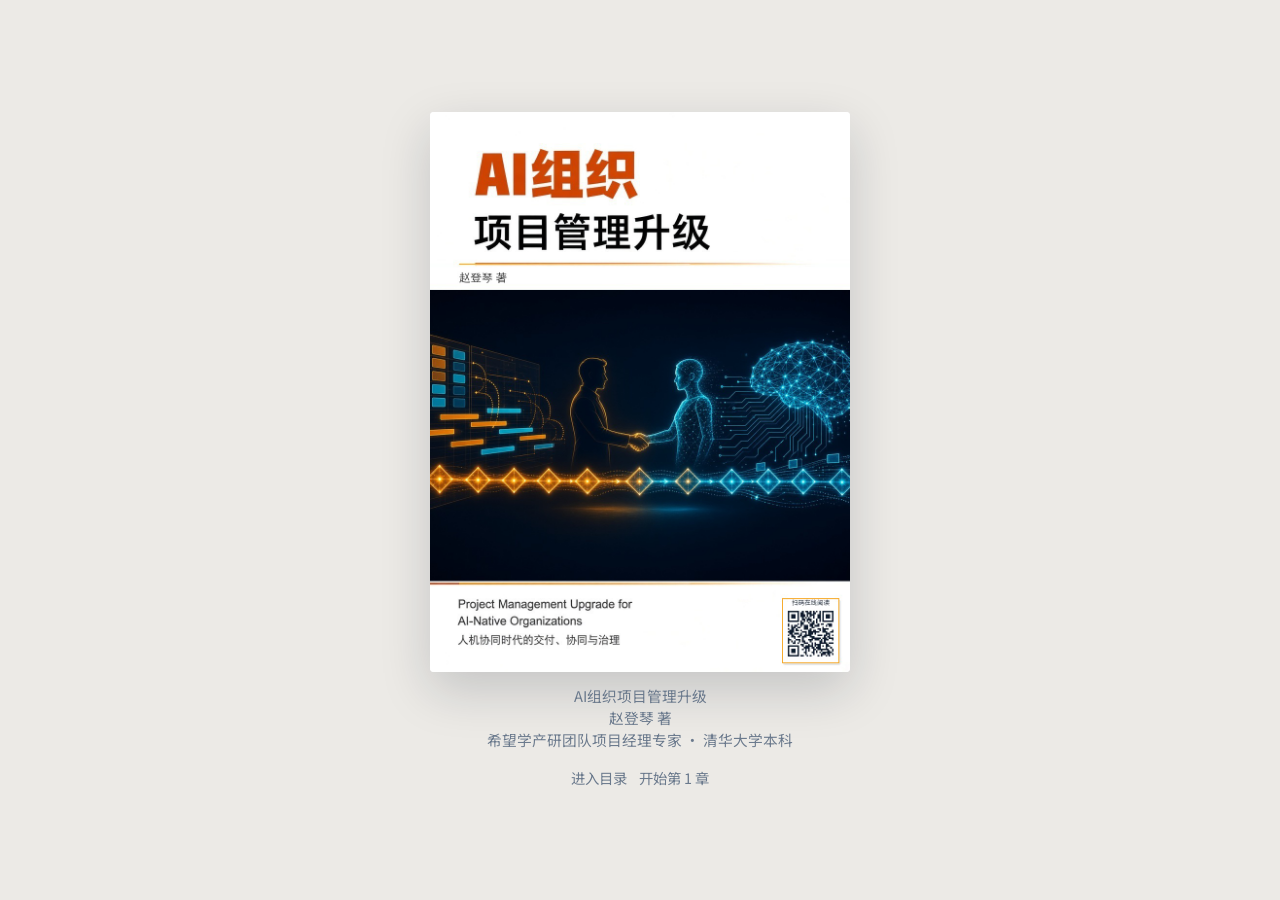
<file: cover.html>
<!DOCTYPE html>
<html lang="zh-CN">
<head>
  <meta charset="UTF-8" />
  <meta name="viewport" content="width=device-width, initial-scale=1" />
  <title>封面 · AI组织项目管理升级</title>
  <link rel="preconnect" href="https://fonts.googleapis.com" />
  <link rel="preconnect" href="https://fonts.gstatic.com" crossorigin />
  <link href="https://fonts.googleapis.com/css2?family=Noto+Sans+SC:wght@400;500;700&display=swap" rel="stylesheet" />
  <style>
    * { box-sizing: border-box; }
    body {
      margin: 0;
      min-height: 100vh;
      display: grid;
      place-items: center;
      padding: 1.5rem;
      background: #eceae6;
      font-family: "Noto Sans SC", system-ui, sans-serif;
      color: #0f1c2e;
    }
    .stage { width: min(420px, 100%); }
    .cover {
      width: 100%;
      border-radius: 4px;
      overflow: hidden;
      box-shadow: 0 18px 50px rgba(15,28,46,0.18);
      line-height: 0;
      background: #fff;
    }
    .cover img { width: 100%; height: auto; display: block; }
    .actions {
      display: flex;
      gap: 0.75rem;
      justify-content: center;
      margin-top: 1rem;
      flex-wrap: wrap;
    }
    .actions a {
      color: #6b7a8d;
      font-size: 0.9rem;
      text-decoration: none;
    }
    .actions a:hover { color: #0f1c2e; }
    .meta {
      text-align: center;
      margin-top: 0.85rem;
      color: #6b7a8d;
      font-size: 0.92rem;
      line-height: 1.5;
    }
  </style>
</head>
<body>
  <div class="stage">
    <div class="cover">
      <img src="images/cover.jpg" alt="AI组织项目管理升级 封面（含在线阅读二维码）" />
    </div>
    <div class="meta">
      AI组织项目管理升级<br />
      赵登琴 著<br />
      希望学产研团队项目经理专家 · 清华大学本科
    </div>
    <div class="actions">
      <a href="index.html">进入目录</a>
      <a href="ch01.html">开始第 1 章</a>
    </div>
  </div>
</body>
</html>
</file>
<file: styles.css>
/* nanoGPT 学习笔记 — 共享样式 */
:root {
  --bg: #eef2f6;
  --bg-accent: #dfe8f0;
  --surface: #ffffff;
  --ink: #1a2332;
  --muted: #5a6a7a;
  --line: #c9d5e1;
  --accent: #0f766e;
  --accent-soft: #ccfbf1;
  --warn: #b45309;
  --warn-soft: #ffedd5;
  --code-bg: #15202b;
  --code-fg: #e2e8f0;
  --shadow: 0 12px 40px rgba(26, 35, 50, 0.08);
  --radius: 14px;
  --font-display: "Fraunces", "Noto Serif SC", Georgia, serif;
  --font-body: "Source Sans 3", "Noto Sans SC", system-ui, sans-serif;
  --font-mono: "IBM Plex Mono", "SF Mono", Menlo, monospace;
}

* { box-sizing: border-box; }
html { scroll-behavior: smooth; }
body {
  margin: 0;
  color: var(--ink);
  font-family: var(--font-body);
  font-size: 18px;
  line-height: 1.7;
  background:
    radial-gradient(1200px 600px at 10% -10%, #d5ebe7 0%, transparent 55%),
    radial-gradient(900px 500px at 100% 0%, #d9e4f2 0%, transparent 50%),
    var(--bg);
  min-height: 100vh;
}

a { color: var(--accent); text-underline-offset: 3px; }
a:hover { color: #115e59; }

.wrap {
  width: min(860px, calc(100% - 2rem));
  margin: 0 auto;
  padding: 2.5rem 0 4rem;
}

.topnav {
  display: flex;
  flex-wrap: wrap;
  gap: 0.75rem 1.25rem;
  align-items: center;
  justify-content: space-between;
  margin-bottom: 2rem;
  padding-bottom: 1rem;
  border-bottom: 1px solid var(--line);
}
.brand {
  font-family: var(--font-display);
  font-weight: 600;
  font-size: 1.05rem;
  color: var(--ink);
  text-decoration: none;
  letter-spacing: -0.02em;
}
.nav-links { display: flex; gap: 1rem; flex-wrap: wrap; }
.nav-links a {
  color: var(--muted);
  text-decoration: none;
  font-size: 0.95rem;
}
.nav-links a:hover,
.nav-links a.active { color: var(--accent); font-weight: 600; }

.badge {
  display: inline-block;
  padding: 0.2rem 0.65rem;
  border-radius: 999px;
  background: var(--accent-soft);
  color: var(--accent);
  font-size: 0.8rem;
  font-weight: 600;
  letter-spacing: 0.04em;
}

h1 {
  font-family: var(--font-display);
  font-size: clamp(2rem, 4vw, 2.75rem);
  line-height: 1.2;
  letter-spacing: -0.03em;
  margin: 0.75rem 0 0.5rem;
  font-weight: 650;
}
h2 {
  font-family: var(--font-display);
  font-size: 1.45rem;
  margin: 2.4rem 0 0.85rem;
  letter-spacing: -0.02em;
  padding-top: 0.5rem;
  border-top: 1px dashed var(--line);
}
h3 {
  font-size: 1.1rem;
  margin: 1.5rem 0 0.5rem;
  color: #334155;
}

.lead {
  font-size: 1.15rem;
  color: var(--muted);
  margin: 0 0 1.5rem;
}

.card {
  background: var(--surface);
  border: 1px solid var(--line);
  border-radius: var(--radius);
  padding: 1.25rem 1.4rem;
  box-shadow: var(--shadow);
  margin: 1.25rem 0;
}
.card.tip {
  border-color: #99f6e4;
  background: linear-gradient(180deg, #f0fdfa, #fff);
}
.card.warn {
  border-color: #fdba74;
  background: linear-gradient(180deg, var(--warn-soft), #fff);
}
.card .label {
  font-size: 0.78rem;
  font-weight: 700;
  text-transform: uppercase;
  letter-spacing: 0.08em;
  color: var(--accent);
  margin-bottom: 0.35rem;
}
.card.warn .label { color: var(--warn); }

table {
  width: 100%;
  border-collapse: collapse;
  font-size: 0.95rem;
  margin: 1rem 0;
  background: var(--surface);
  border-radius: 10px;
  overflow: hidden;
  border: 1px solid var(--line);
}
th, td {
  padding: 0.7rem 0.9rem;
  text-align: left;
  border-bottom: 1px solid var(--line);
  vertical-align: top;
}
th { background: #f1f5f9; font-weight: 600; }
tr:last-child td { border-bottom: none; }

pre, .code {
  font-family: var(--font-mono);
  font-size: 0.84rem;
  line-height: 1.55;
}
pre {
  background: var(--code-bg);
  color: var(--code-fg);
  padding: 1rem 1.1rem;
  border-radius: 12px;
  overflow-x: auto;
  margin: 1rem 0;
}
code {
  font-family: var(--font-mono);
  font-size: 0.88em;
  background: #e8eef4;
  padding: 0.1em 0.35em;
  border-radius: 4px;
}
pre code { background: none; padding: 0; color: inherit; }

.math {
  display: block;
  text-align: center;
  margin: 1.2rem 0;
  padding: 1rem;
  background: var(--surface);
  border: 1px solid var(--line);
  border-radius: 12px;
  overflow-x: auto;
}
.math-inline { padding: 0 0.15em; }

.mono-table {
  font-family: var(--font-mono);
  font-size: 0.85rem;
  white-space: pre;
  background: var(--code-bg);
  color: #cbd5e1;
  padding: 1rem;
  border-radius: 12px;
  overflow-x: auto;
}

.flow {
  display: grid;
  gap: 0.55rem;
  margin: 1.25rem 0;
}
.flow-step {
  display: grid;
  grid-template-columns: auto 1fr;
  gap: 0.85rem;
  align-items: start;
  background: var(--surface);
  border: 1px solid var(--line);
  border-radius: 12px;
  padding: 0.85rem 1rem;
}
.flow-num {
  width: 2rem;
  height: 2rem;
  border-radius: 50%;
  background: var(--accent);
  color: #fff;
  display: grid;
  place-items: center;
  font-weight: 700;
  font-size: 0.9rem;
  flex-shrink: 0;
}
.flow-step strong { display: block; margin-bottom: 0.15rem; }
.flow-step span { color: var(--muted); font-size: 0.95rem; }

/* train.py while True 循环图 */
.loop-diagram {
  margin: 1.25rem 0 1.5rem;
  padding: 1.1rem 1rem 1.25rem;
  background: var(--surface);
  border: 1px solid var(--line);
  border-radius: var(--radius);
  box-shadow: var(--shadow);
}
.loop-diagram .loop-title {
  margin: 0 0 0.85rem;
  font-size: 0.82rem;
  font-weight: 700;
  letter-spacing: 0.04em;
  text-transform: uppercase;
  color: var(--muted);
  font-family: var(--font-mono);
}
.loop-diagram svg {
  display: block;
  width: 100%;
  height: auto;
  max-width: 520px;
  margin: 0 auto;
}
.loop-legend {
  display: flex;
  flex-wrap: wrap;
  gap: 0.55rem 1.1rem;
  margin: 0.9rem 0 0;
  padding: 0;
  list-style: none;
  font-size: 0.88rem;
  color: var(--muted);
}
.loop-legend li {
  display: flex;
  align-items: center;
  gap: 0.4rem;
}
.loop-legend i {
  width: 0.75rem;
  height: 0.75rem;
  border-radius: 3px;
  display: inline-block;
}
.loop-legend .lg-main { background: var(--accent); }
.loop-legend .lg-branch { background: #0369a1; }
.loop-legend .lg-train { background: #b45309; }
.loop-legend .lg-end { background: #64748b; }

.quiz {
  border-left: 4px solid var(--accent);
  padding-left: 1rem;
  margin: 1.5rem 0;
}
.footer-nav {
  display: flex;
  justify-content: space-between;
  gap: 1rem;
  flex-wrap: wrap;
  margin-top: 3rem;
  padding-top: 1.25rem;
  border-top: 1px solid var(--line);
}
.footer-nav a {
  text-decoration: none;
  background: var(--surface);
  border: 1px solid var(--line);
  padding: 0.7rem 1rem;
  border-radius: 10px;
  color: var(--ink);
  font-weight: 600;
}
.footer-nav a:hover {
  border-color: var(--accent);
  color: var(--accent);
}

.attn-grid {
  display: grid;
  gap: 0.35rem;
  font-family: var(--font-mono);
  font-size: 0.78rem;
  margin: 1rem 0;
}
.attn-row { display: grid; grid-template-columns: repeat(5, 1fr); gap: 0.35rem; }
.attn-cell {
  background: var(--surface);
  border: 1px solid var(--line);
  border-radius: 6px;
  padding: 0.45rem 0.2rem;
  text-align: center;
}
.attn-cell.zero { color: #94a3b8; background: #f8fafc; }
.attn-cell.hot { background: #ccfbf1; border-color: #5eead4; font-weight: 600; }

ul, ol { padding-left: 1.25rem; }
li { margin: 0.35rem 0; }
.muted { color: var(--muted); }
.center { text-align: center; }

/* —— 训练曲线图 —— */
.figure {
  margin: 1.25rem 0;
  background: var(--surface);
  border: 1px solid var(--line);
  border-radius: var(--radius);
  box-shadow: var(--shadow);
  overflow: hidden;
}
.figure img {
  display: block;
  width: 100%;
  height: auto;
  background: #fff;
}
.figure figcaption {
  padding: 0.75rem 1rem 1rem;
  font-size: 0.92rem;
  color: var(--muted);
  border-top: 1px solid var(--line);
  background: #f8fafc;
}
.figure figcaption strong { color: var(--ink); }
.figure-grid {
  display: grid;
  gap: 1.25rem;
  margin: 1.25rem 0;
}
@media (min-width: 900px) {
  .figure-grid.two { grid-template-columns: 1fr 1fr; }
}

/* —— 65 字符词表 —— */
.vocab-panel {
  margin: 1.25rem 0 1.75rem;
  background: var(--surface);
  border: 1px solid var(--line);
  border-radius: var(--radius);
  box-shadow: var(--shadow);
  overflow: hidden;
}
.vocab-panel .vp-head {
  display: flex;
  flex-wrap: wrap;
  gap: 0.5rem 1rem;
  align-items: baseline;
  justify-content: space-between;
  padding: 0.85rem 1.15rem;
  background: #1a2332;
  color: #e7ecf3;
}
.vocab-panel .vp-head strong {
  font-family: var(--font-display);
  font-size: 1.05rem;
}
.vocab-panel .vp-head span {
  font-size: 0.85rem;
  color: #94a3b8;
}
.vocab-notes {
  margin: 0;
  padding: 0.85rem 1.15rem;
  background: #f8fafc;
  border-bottom: 1px solid var(--line);
  font-size: 0.95rem;
  color: var(--muted);
}
.vocab-notes li { margin: 0.25rem 0; }
.vocab-group {
  padding: 0.9rem 1.15rem 1rem;
  border-bottom: 1px solid var(--line);
}
.vocab-group:last-child { border-bottom: none; }
.vocab-group .vg-title {
  display: flex;
  flex-wrap: wrap;
  gap: 0.5rem;
  align-items: center;
  margin-bottom: 0.65rem;
  font-weight: 700;
  font-size: 0.95rem;
}
.vocab-group .vg-title .count {
  font-family: var(--font-mono);
  font-size: 0.75rem;
  font-weight: 500;
  color: var(--accent);
  background: var(--accent-soft);
  padding: 0.12rem 0.45rem;
  border-radius: 999px;
}
.vocab-group .vg-note {
  margin: 0 0 0.65rem;
  font-size: 0.88rem;
  color: var(--muted);
}
.char-grid {
  display: grid;
  grid-template-columns: repeat(auto-fill, minmax(4.2rem, 1fr));
  gap: 0.4rem;
}
.char-cell {
  display: grid;
  gap: 0.1rem;
  justify-items: center;
  padding: 0.4rem 0.2rem;
  border: 1px solid var(--line);
  border-radius: 8px;
  background: #fff;
  font-family: var(--font-mono);
}
.char-cell .id {
  font-size: 0.68rem;
  color: #94a3b8;
}
.char-cell .ch {
  font-size: 1.05rem;
  font-weight: 600;
  color: var(--ink);
  min-height: 1.3em;
  line-height: 1.3;
}
.char-cell.special {
  background: #fff7ed;
  border-color: #fdba74;
}
.char-cell.special .ch { color: #c2410c; }
.char-cell.punct {
  background: #f0fdfa;
  border-color: #99f6e4;
}
.char-cell.upper {
  background: #eff6ff;
  border-color: #bfdbfe;
}
.char-cell.lower {
  background: #f8fafc;
}

/* —— 深度讲透：与正文卡片不同的侧栏讲义风格 —— */
.deep-dive {
  margin: 1.75rem 0 2rem;
  padding: 0;
  border-radius: 16px;
  overflow: hidden;
  border: 1px solid #b7c4a3;
  background:
    repeating-linear-gradient(
      0deg,
      transparent,
      transparent 27px,
      rgba(120, 140, 100, 0.07) 28px
    ),
    linear-gradient(180deg, #f4f7ef 0%, #eef3e6 100%);
  box-shadow: 4px 0 0 #5b7c3e inset, var(--shadow);
}
/* 第3节换一套配色，和「似然讲义」区分开 */
.deep-dive.theme-loss {
  border-color: #9bb0c9;
  background:
    repeating-linear-gradient(
      0deg,
      transparent,
      transparent 27px,
      rgba(70, 100, 140, 0.06) 28px
    ),
    linear-gradient(180deg, #eef3f9 0%, #e4ebf4 100%);
  box-shadow: 4px 0 0 #3d5a80 inset, var(--shadow);
}
.deep-dive.theme-loss .deep-dive-head { background: #2c4060; }
.deep-dive.theme-loss h3 { color: #243652; }
.deep-dive.theme-loss h3 .n { color: #3d5a80; }
.deep-dive.theme-loss dt {
  color: #2c4060;
  border-color: #b8c7d9;
  background: rgba(255,255,255,0.75);
}
.deep-dive.theme-loss dd {
  border-color: #b8c7d9;
  background: rgba(255,255,255,0.6);
}
.deep-dive.theme-loss .takeaway {
  border-left-color: #3d5a80;
}
.deep-dive.theme-loss .eq-banner {
  color: #243652;
  border-color: #3d5a80;
}
.deep-dive.theme-loss .chain li {
  border-color: #c5d0de;
}
.deep-dive.theme-loss .chain li::before { color: #3d5a80; }
.deep-dive-head {
  display: flex;
  align-items: center;
  gap: 0.75rem;
  padding: 0.9rem 1.25rem;
  background: #3d5a2c;
  color: #f3f8ec;
  font-family: var(--font-display);
  font-weight: 650;
  letter-spacing: -0.02em;
}
.deep-dive-head .tag {
  font-family: var(--font-mono);
  font-size: 0.72rem;
  font-weight: 500;
  letter-spacing: 0.06em;
  text-transform: uppercase;
  background: rgba(255,255,255,0.15);
  padding: 0.2rem 0.5rem;
  border-radius: 4px;
}
.deep-dive-body { padding: 0.5rem 1.25rem 1.35rem; }
.deep-dive h3 {
  margin: 1.35rem 0 0.65rem;
  padding: 0;
  border: none;
  font-family: var(--font-display);
  font-size: 1.15rem;
  color: #2f451f;
}
.deep-dive h3 .n {
  display: inline-block;
  min-width: 1.6rem;
  margin-right: 0.35rem;
  color: #5b7c3e;
  font-variant-numeric: tabular-nums;
}
.deep-dive dl {
  margin: 0.75rem 0;
  display: grid;
  gap: 0.65rem;
}
.deep-dive dt {
  font-family: var(--font-mono);
  font-size: 0.92rem;
  font-weight: 600;
  color: #3d5a2c;
  background: rgba(255,255,255,0.7);
  border: 1px solid #c9d6b8;
  border-radius: 8px 8px 0 0;
  padding: 0.45rem 0.75rem;
  margin: 0;
}
.deep-dive dd {
  margin: -0.65rem 0 0;
  padding: 0.65rem 0.75rem 0.75rem;
  background: rgba(255,255,255,0.55);
  border: 1px solid #c9d6b8;
  border-top: none;
  border-radius: 0 0 8px 8px;
  color: #334155;
}
.deep-dive .takeaway {
  margin: 0.85rem 0;
  padding: 0.75rem 0.9rem 0.75rem 1rem;
  border-left: 4px solid #5b7c3e;
  background: rgba(255,255,255,0.75);
  border-radius: 0 10px 10px 0;
  font-weight: 600;
  color: #1a2332;
}
.deep-dive .example-box {
  margin: 0.85rem 0;
  padding: 0.9rem 1rem;
  background: #15202b;
  color: #e2e8f0;
  border-radius: 10px;
  font-family: var(--font-mono);
  font-size: 0.86rem;
  line-height: 1.65;
}
.deep-dive .example-box .caption {
  display: block;
  margin-bottom: 0.45rem;
  color: #94a3b8;
  font-size: 0.75rem;
  letter-spacing: 0.04em;
  text-transform: uppercase;
}
.compare {
  display: grid;
  grid-template-columns: 1fr 1fr;
  gap: 0.75rem;
  margin: 0.85rem 0;
}
.compare .col {
  background: rgba(255,255,255,0.8);
  border: 1px solid #c9d6b8;
  border-radius: 10px;
  padding: 0.85rem 0.95rem;
}
.compare .col .kicker {
  font-size: 0.72rem;
  font-weight: 700;
  letter-spacing: 0.08em;
  text-transform: uppercase;
  margin-bottom: 0.35rem;
}
.compare .col.prob .kicker { color: #0369a1; }
.compare .col.like .kicker { color: #b45309; }
.compare .col p { margin: 0.35rem 0 0; font-size: 0.95rem; color: var(--muted); }
.chain {
  margin: 0.75rem 0;
  padding: 0;
  list-style: none;
}
.chain li {
  position: relative;
  padding: 0.55rem 0.75rem 0.55rem 2.1rem;
  margin: 0.35rem 0;
  background: rgba(255,255,255,0.65);
  border-radius: 8px;
  border: 1px solid #d5e0c8;
  font-size: 0.95rem;
}
.chain li::before {
  content: "→";
  position: absolute;
  left: 0.7rem;
  color: #5b7c3e;
  font-weight: 700;
}
.eq-banner {
  margin: 1rem 0;
  padding: 0.85rem 1rem;
  text-align: center;
  font-weight: 700;
  font-size: 1.02rem;
  color: #3d5a2c;
  background: #fff;
  border: 2px dashed #5b7c3e;
  border-radius: 12px;
}
@media (max-width: 640px) {
  .compare { grid-template-columns: 1fr; }
}

@media (max-width: 600px) {
  body { font-size: 16.5px; }
  .wrap { width: min(100% - 1.25rem, 860px); }
}
</file>
